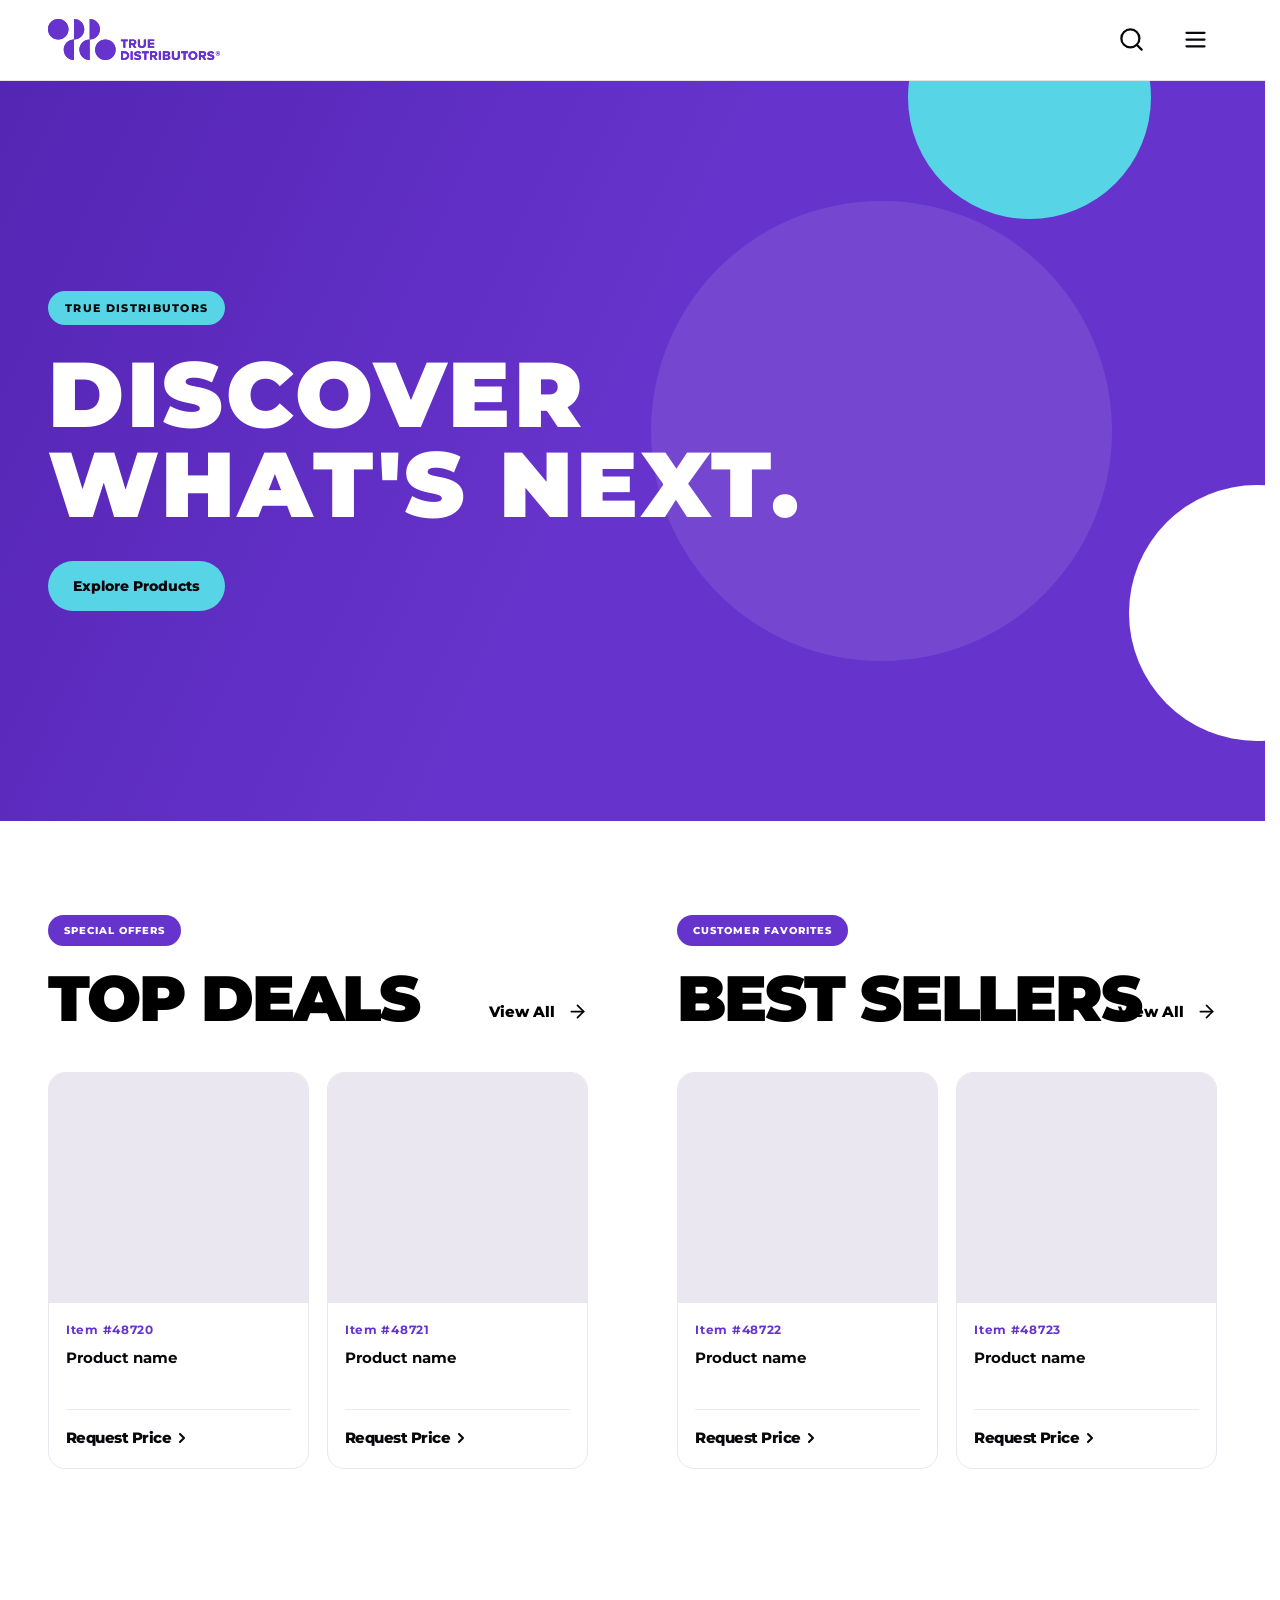
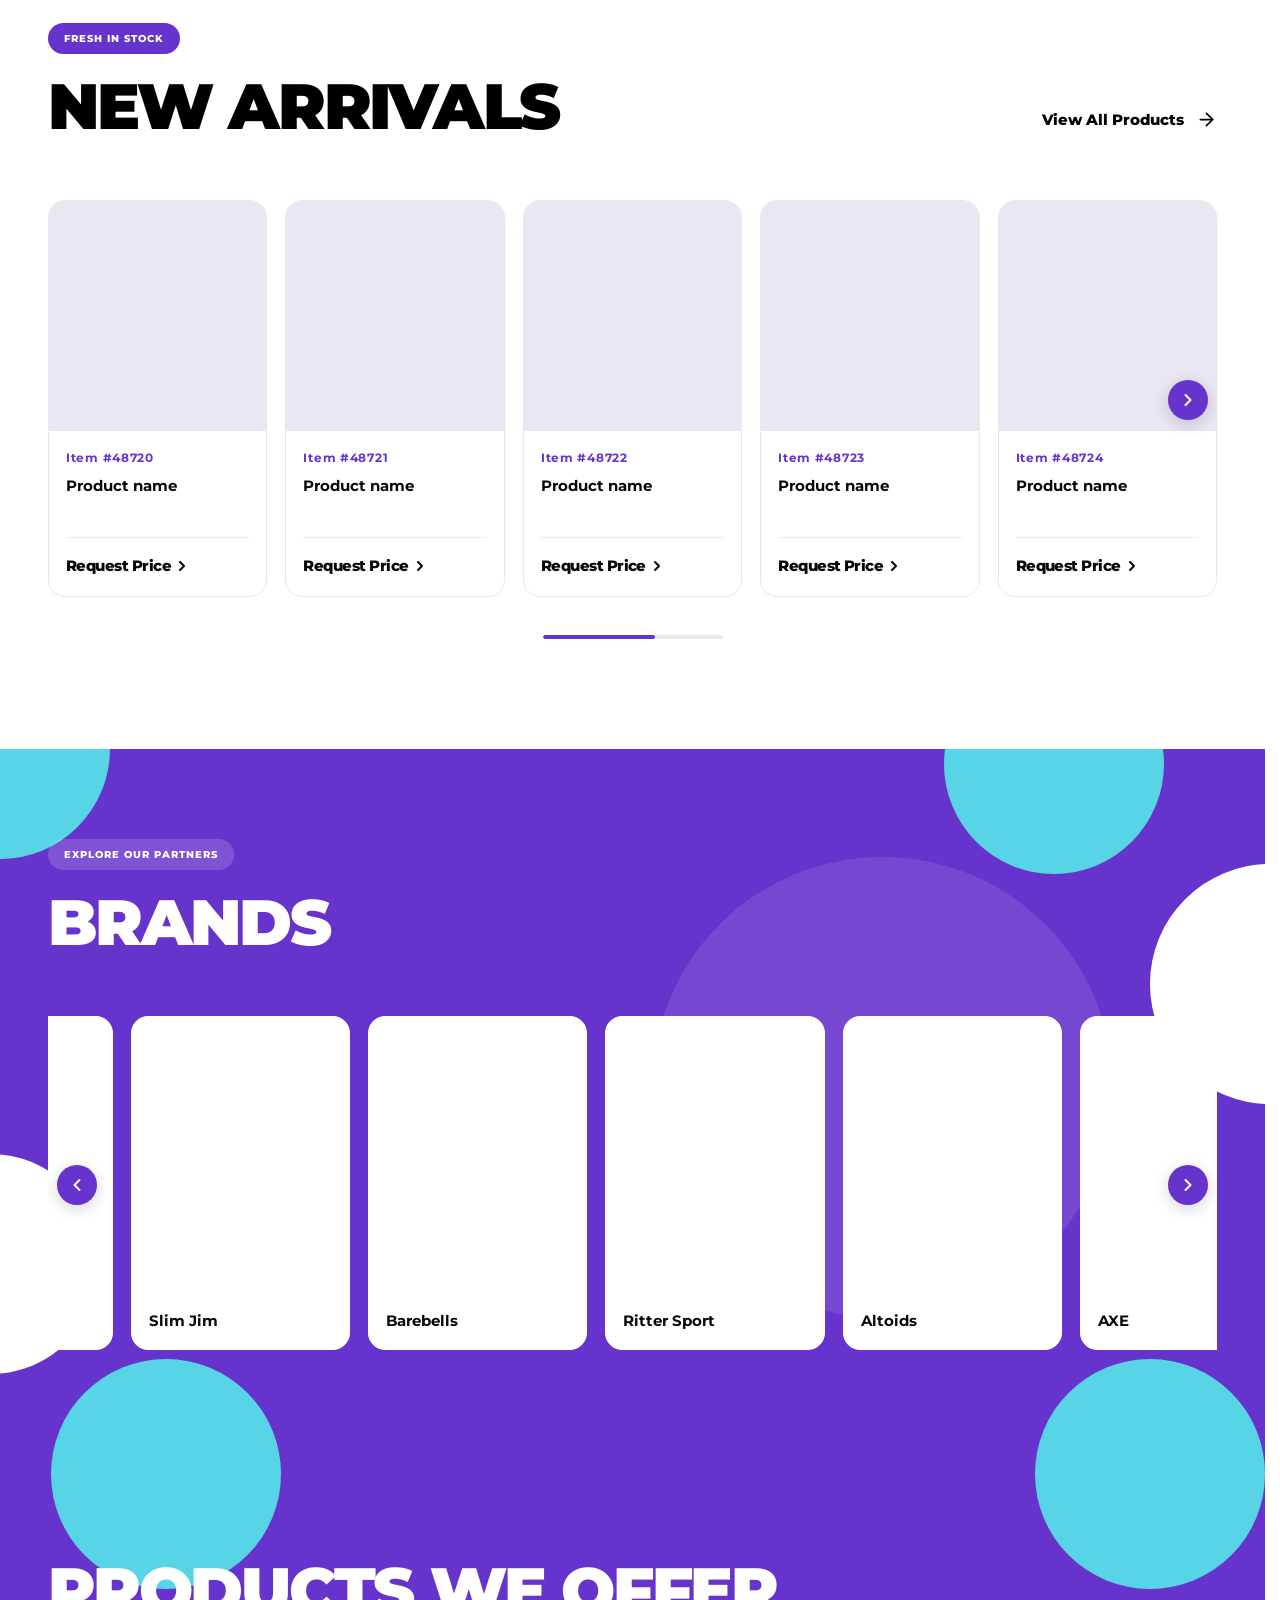
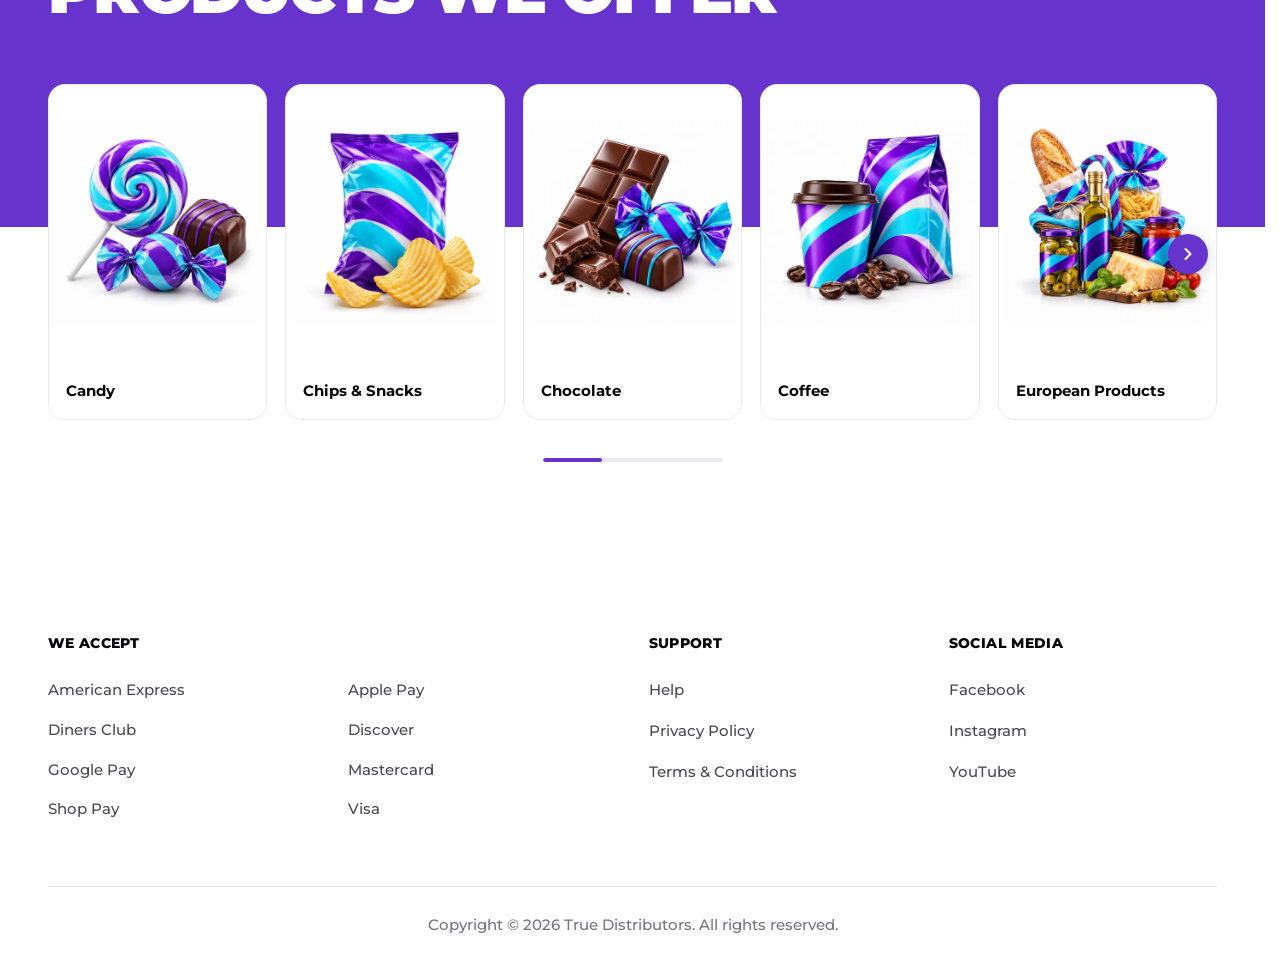
<file: index.html>
<!doctype html>
<html lang="en"><head><meta charset="utf-8"><meta name="viewport" content="width=device-width, initial-scale=1"><meta name="theme-color" content="#6633CC"><title>True Distributors — New Products</title><link rel="preconnect" href="https://fonts.googleapis.com"><link rel="preconnect" href="https://fonts.gstatic.com" crossorigin><link href="https://fonts.googleapis.com/css2?family=Montserrat:wght@400;500;600;700;800;900&display=swap" rel="stylesheet"><link rel="stylesheet" href="./styles.css?v=nav-nohover-v4"><link rel="stylesheet" href="./landing-build.css"></head>
<body data-auth-preview="false"><header class="site-header" id="top">
  <nav class="site-nav" aria-label="Main navigation">
    <a href="#top" class="site-nav-logo" aria-label="True Distributors — back to top">
      <img src="./td_logo.svg" alt="True Distributors" width="128" height="27">
    </a>
    <div class="shopping-nav-controls">
      <button class="header-search-toggle" id="headerSearchToggle" type="button" aria-label="Open search" aria-expanded="false" aria-controls="headerSearchPanel">
        <svg xmlns="http://www.w3.org/2000/svg" class="lucide-icon lucide-search header-search-open-icon" width="24" height="24" viewBox="0 0 24 24" fill="none" stroke="currentColor" stroke-width="2" stroke-linecap="round" stroke-linejoin="round" aria-hidden="true"><circle cx="11" cy="11" r="8"/><path d="m21 21-4.35-4.35"/></svg><svg xmlns="http://www.w3.org/2000/svg" class="lucide-icon lucide-x header-search-close-icon" width="24" height="24" viewBox="0 0 24 24" fill="none" stroke="currentColor" stroke-width="2" stroke-linecap="round" stroke-linejoin="round" aria-hidden="true"><path d="M18 6 6 18"/><path d="m6 6 12 12"/></svg>
      </button>
      <button class="shopping-cart-button" id="shoppingCart" type="button" aria-label="Shopping cart, 0 items">
        <svg xmlns="http://www.w3.org/2000/svg" class="lucide-icon lucide-shopping-cart" width="24" height="24" viewBox="0 0 24 24" fill="none" stroke="currentColor" stroke-width="2" stroke-linecap="round" stroke-linejoin="round" aria-hidden="true"><circle cx="8" cy="21" r="1"/><circle cx="19" cy="21" r="1"/><path d="M2.05 2.05h2l2.66 12.42a2 2 0 0 0 2 1.58h9.72a2 2 0 0 0 2-1.61L22 7H5"/></svg>
        <span class="shopping-cart-count" id="cartCount" aria-live="polite" hidden>0</span>
      </button>
      <a class="quick-shop-button" href="#new-title">Quick Shop</a>
      <span class="shopping-nav-separator" aria-hidden="true"></span>
      <div class="shopping-user">
        <div class="shopping-user-details">
          <label for="shoppingUser" class="shopping-user-label">Shopping for</label>
          <div class="shopping-user-select">
            <select id="shoppingUser" aria-label="Switch shopping user">
              <option value="Fresh Market" selected>Fresh Market</option>
              <option value="City Grocers">City Grocers</option>
            </select>
            <svg xmlns="http://www.w3.org/2000/svg" class="lucide-icon lucide-chevron-down" width="24" height="24" viewBox="0 0 24 24" fill="none" stroke="currentColor" stroke-width="2" stroke-linecap="round" stroke-linejoin="round" aria-hidden="true"><path d="m6 9 6 6 6-6"/></svg>
          </div>
          <button class="mobile-user-trigger" id="mobileUserTrigger" type="button" aria-label="Switch shopping account: Fresh Market" aria-haspopup="dialog" aria-controls="mobileUserSheet">
            <span class="mobile-user-trigger-copy">
              <span class="mobile-user-trigger-label">Shopping for</span>
              <strong class="mobile-user-trigger-name" id="mobileUserName">Fresh Market</strong>
            </span>
            <svg xmlns="http://www.w3.org/2000/svg" class="lucide-icon lucide-chevron-down" width="24" height="24" viewBox="0 0 24 24" fill="none" stroke="currentColor" stroke-width="2" stroke-linecap="round" stroke-linejoin="round" aria-hidden="true"><path d="m6 9 6 6 6-6"/></svg>
          </button>
        </div>
      </div>
      <button class="mobile-menu-toggle" id="mobileMenuToggle" type="button" aria-label="Open menu" aria-expanded="false" aria-controls="mobileMenuPanel">
        <svg xmlns="http://www.w3.org/2000/svg" class="lucide-icon lucide-menu mobile-menu-open-icon" width="24" height="24" viewBox="0 0 24 24" fill="none" stroke="currentColor" stroke-width="2" stroke-linecap="round" stroke-linejoin="round" aria-hidden="true"><path d="M4 6h16"/><path d="M4 12h16"/><path d="M4 18h16"/></svg>
        <svg xmlns="http://www.w3.org/2000/svg" class="lucide-icon lucide-x mobile-menu-close-icon" width="24" height="24" viewBox="0 0 24 24" fill="none" stroke="currentColor" stroke-width="2" stroke-linecap="round" stroke-linejoin="round" aria-hidden="true"><path d="M18 6 6 18"/><path d="m6 6 12 12"/></svg>
      </button>
    </div>
  </nav>
  <div class="mobile-menu-panel" id="mobileMenuPanel" aria-hidden="true" inert>
    <div class="mobile-menu-reveal">
      <div class="mobile-menu-content" id="mobileMenuContent"><a class="menu-auth-link" id="menuAuthLink" href="./login.html">Login / Create Account<svg xmlns="http://www.w3.org/2000/svg" class="lucide-icon" width="20" height="20" viewBox="0 0 24 24" fill="none" stroke="currentColor" stroke-width="2" stroke-linecap="round" stroke-linejoin="round" aria-hidden="true"><path d="M5 12h14"/><path d="m12 5 7 7-7 7"/></svg></a></div>
    </div>
  </div>
  <div class="header-search-panel" id="headerSearchPanel" role="search" aria-hidden="true" inert>
    <div class="header-search-reveal">
      <div class="header-search-inner">
        <svg xmlns="http://www.w3.org/2000/svg" class="lucide-icon lucide-search" width="24" height="24" viewBox="0 0 24 24" fill="none" stroke="currentColor" stroke-width="2" stroke-linecap="round" stroke-linejoin="round" aria-hidden="true"><circle cx="11" cy="11" r="8"/><path d="m21 21-4.35-4.35"/></svg>
        <input id="headerSearchInput" type="search" aria-label="Search products" placeholder="Search products..." autocomplete="off" enterkeyhint="search">
        <button class="header-search-clear" id="headerSearchClear" type="button" aria-label="Clear search" hidden>
          <svg xmlns="http://www.w3.org/2000/svg" class="lucide-icon lucide-x" width="24" height="24" viewBox="0 0 24 24" fill="none" stroke="currentColor" stroke-width="2" stroke-linecap="round" stroke-linejoin="round" aria-hidden="true"><path d="M18 6 6 18"/><path d="m6 6 12 12"/></svg>
        </button>
      </div>
    </div>
  </div>
</header>
<div class="mobile-user-sheet" id="mobileUserSheet" aria-hidden="true" inert>
  <button class="mobile-user-sheet-backdrop" id="mobileUserBackdrop" type="button" tabindex="-1" aria-label="Close shopping account selector"></button>
  <section class="mobile-user-sheet-dialog" role="dialog" aria-modal="true" aria-labelledby="mobileUserSheetTitle" tabindex="-1">
    <div class="mobile-user-sheet-grab" aria-hidden="true"></div>
    <div class="mobile-user-sheet-header"><div><h2 id="mobileUserSheetTitle">Select a store</h2></div></div>
    <div class="mobile-user-sheet-options" id="mobileUserOptions" role="group" aria-label="Available shopping accounts"></div>
  </section>
</div>
<section class="hero-video" aria-label="True Distributors hero"><video class="hero-video-media" autoplay muted loop playsinline preload="metadata" aria-hidden="true"><source src="./hero-warehouse-motions.mp4" type="video/mp4"></video><div class="hero-video-overlay"></div><div class="hero-video-content"><span class="hero-kicker">TRUE DISTRIBUTORS</span><h1><span class="hero-discover">DISCOVER</span> <span class="hero-nowrap">WHAT&#39;S NEXT.</span></h1><a href="#new-title" class="hero-cta">Explore Products</a></div></section><main class="page"><div class="featured-links" aria-label="Featured product collections"><section class="featured-panel" aria-label="TOP DEALS"><div class="featured-top"><div class="featured-heading"><span class="eyebrow">SPECIAL OFFERS</span><h2>TOP DEALS</h2></div><a class="featured-action"  href="./login.html" data-feature="Top Deals">View All<svg xmlns="http://www.w3.org/2000/svg" class="lucide-icon lucide-arrow-right" width="24" height="24" viewBox="0 0 24 24" fill="none" stroke="currentColor" stroke-width="2" stroke-linecap="round" stroke-linejoin="round" aria-hidden="true"><path d="M5 12h14"/><path d="m12 5 7 7-7 7"/></svg></a></div><div class="carousel-wrap"><div class="carousel featured-items" id="dealsProducts" tabindex="0" aria-label="Top Deals products"></div></div><div class="section-bottom featured-progress-wrap"><div class="progress" role="progressbar" aria-label="Top Deals carousel progress" aria-valuemin="0" aria-valuemax="100" aria-valuenow="0"><span id="dealsProgress"></span></div></div><a class="mobile-view-all featured-mobile-view-all" href="./login.html" data-feature="Top Deals">View All Products <svg xmlns="http://www.w3.org/2000/svg" class="lucide-icon lucide-arrow-right" width="24" height="24" viewBox="0 0 24 24" fill="none" stroke="currentColor" stroke-width="2" stroke-linecap="round" stroke-linejoin="round" aria-hidden="true"><path d="M5 12h14"/><path d="m12 5 7 7-7 7"/></svg></a></section><section class="featured-panel" aria-label="BEST SELLERS"><div class="featured-top"><div class="featured-heading"><span class="eyebrow">CUSTOMER FAVORITES</span><h2>BEST SELLERS</h2></div><a class="featured-action"  href="./login.html" data-feature="Best Sellers">View All<svg xmlns="http://www.w3.org/2000/svg" class="lucide-icon lucide-arrow-right" width="24" height="24" viewBox="0 0 24 24" fill="none" stroke="currentColor" stroke-width="2" stroke-linecap="round" stroke-linejoin="round" aria-hidden="true"><path d="M5 12h14"/><path d="m12 5 7 7-7 7"/></svg></a></div><div class="carousel-wrap"><div class="carousel featured-items" id="bestSellerProducts" tabindex="0" aria-label="Best Sellers products"></div></div><div class="section-bottom featured-progress-wrap"><div class="progress" role="progressbar" aria-label="Best Sellers carousel progress" aria-valuemin="0" aria-valuemax="100" aria-valuenow="0"><span id="bestSellerProgress"></span></div></div><a class="mobile-view-all featured-mobile-view-all" href="./login.html" data-feature="Best Sellers">View All Products <svg xmlns="http://www.w3.org/2000/svg" class="lucide-icon lucide-arrow-right" width="24" height="24" viewBox="0 0 24 24" fill="none" stroke="currentColor" stroke-width="2" stroke-linecap="round" stroke-linejoin="round" aria-hidden="true"><path d="M5 12h14"/><path d="m12 5 7 7-7 7"/></svg></a></section></div><section class="new-section" aria-labelledby="new-title">
<div class="section-header"><div class="title-group"><div class="eyebrow">FRESH IN STOCK</div><h1 id="new-title">NEW ARRIVALS</h1></div><a class="view-all desktop-view-all" href="./login.html" id="viewAll">View All Products <svg xmlns="http://www.w3.org/2000/svg" class="lucide-icon lucide-arrow-right" width="24" height="24" viewBox="0 0 24 24" fill="none" stroke="currentColor" stroke-width="2" stroke-linecap="round" stroke-linejoin="round" aria-hidden="true"><path d="M5 12h14"/><path d="m12 5 7 7-7 7"/></svg></a></div>
<div class="carousel-wrap"><div class="carousel" id="productCarousel" tabindex="0" aria-label="New products slider"></div></div>
<div class="section-bottom"><div class="progress" role="progressbar" aria-label="Product carousel progress" aria-valuemin="0" aria-valuemax="100" aria-valuenow="0"><span id="progress"></span></div></div>
<a class="mobile-view-all" href="./login.html" id="mobileViewAll">View All Products <svg xmlns="http://www.w3.org/2000/svg" class="lucide-icon lucide-arrow-right" width="24" height="24" viewBox="0 0 24 24" fill="none" stroke="currentColor" stroke-width="2" stroke-linecap="round" stroke-linejoin="round" aria-hidden="true"><path d="M5 12h14"/><path d="m12 5 7 7-7 7"/></svg></a></section></main>
<section class="brands-section" aria-labelledby="brands-title"><div class="brands-shapes" aria-hidden="true"><span class="shape cyan tl"></span><span class="shape cyan tr"></span><span class="shape white ml"></span><span class="shape white mr"></span><span class="shape cyan bl"></span><span class="shape cyan br"></span><span class="shape purple-glow"></span></div><div class="brands-inner"><div class="section-header"><div class="title-group"><div class="eyebrow brands-tag">EXPLORE OUR PARTNERS</div><h2 id="brands-title">BRANDS</h2></div></div><div class="carousel-wrap"><div class="carousel brands-carousel" id="brandCarousel" tabindex="0" aria-label="Browse brands"></div></div><div class="section-bottom"><div class="progress" role="progressbar" aria-label="Brand carousel progress" aria-valuemin="0" aria-valuemax="100" aria-valuenow="0"><span id="brandProgress"></span></div></div></div></section>
<section class="categories-section" aria-labelledby="categories-title"><div class="categories-inner"><div class="section-header"><div class="title-group"><h2 id="categories-title">PRODUCTS WE OFFER</h2></div></div><div class="carousel-wrap"><div class="carousel categories-carousel" id="categoryCarousel" tabindex="0" aria-label="Browse product categories"></div></div><div class="section-bottom"><div class="progress" role="progressbar" aria-label="Category carousel progress" aria-valuemin="0" aria-valuemax="100" aria-valuenow="0"><span id="categoryProgress"></span></div></div></div></section>
<footer class="site-footer" aria-label="Footer"><div class="footer-inner"><div class="footer-columns"><div class="footer-column"><h2>WE ACCEPT</h2><ul><li>American Express</li><li>Apple Pay</li><li>Diners Club</li><li>Discover</li><li>Google Pay</li><li>Mastercard</li><li>Shop Pay</li><li>Visa</li></ul></div><div class="footer-column"><h2>SUPPORT</h2><ul><li>Help</li><li>Privacy Policy</li><li>Terms &amp; Conditions</li></ul></div><div class="footer-column"><h2>SOCIAL MEDIA</h2><ul><li>Facebook</li><li>Instagram</li><li>YouTube</li></ul></div></div><div class="footer-bottom">Copyright © 2026 True Distributors. All rights reserved.</div></div></footer>
<div class="notification" id="notice" role="status" aria-live="polite"></div><script src="./app.js?v=shopping-context-v13"></script><script src="./landing-build.js?v=shopping-context-v13"></script></body></html>
</file>
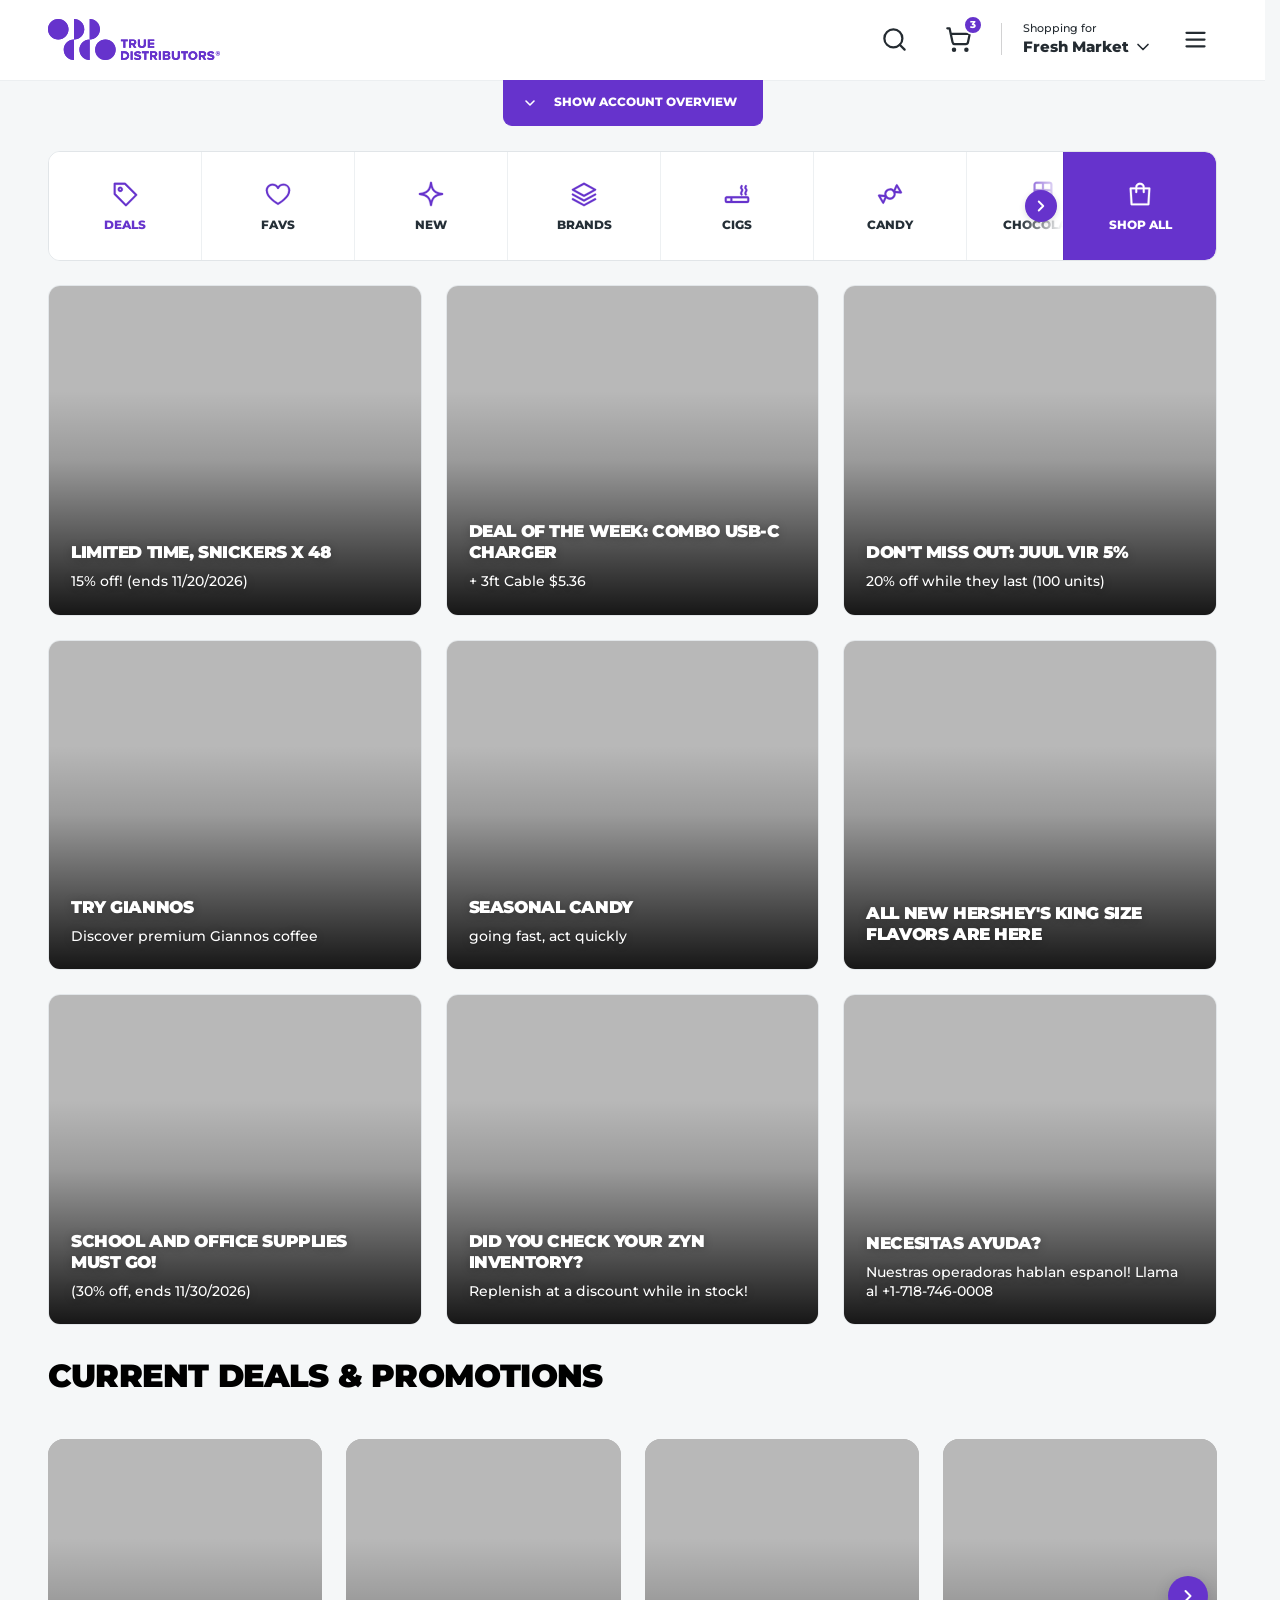
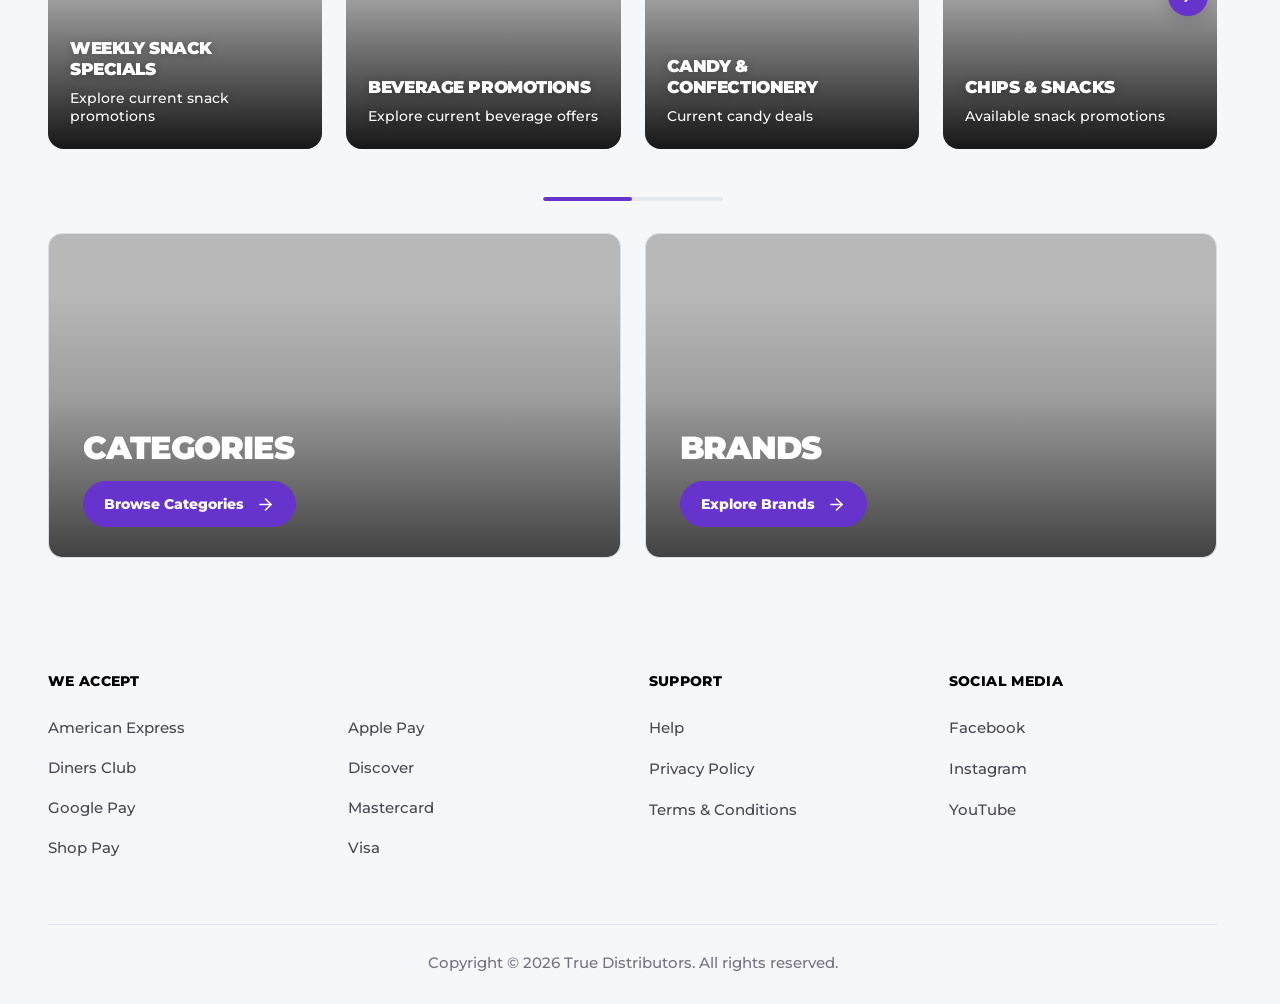
<file: dashboard.html>
<!doctype html>
<html lang="en">
<head>
  <meta charset="utf-8">
  <meta name="viewport" content="width=device-width, initial-scale=1">
  <meta name="theme-color" content="#6633CC">
  <meta name="td-dashboard-ui-revision" content="20261105-nine-lossless-original-promos-no-overlay-v13">
  <title>Dashboard V2 — True Distributors</title>
  <meta name="td-dashboard-v2-publish" content="2026-11-10-compact-spacing">
  <link rel="preconnect" href="https://fonts.googleapis.com">
  <link rel="preconnect" href="https://fonts.gstatic.com" crossorigin>
  <link href="https://fonts.googleapis.com/css2?family=Montserrat:wght@400;500;600;700;800;900&display=swap" rel="stylesheet">
  <link rel="stylesheet" href="./styles.css?v=dashboard-menu-exact-20261104">
<style>
/* Desktop stays right-aligned; mobile layout follows index.html's logo + three icons. */
.site-nav{display:flex;align-items:center}
.shopping-nav-controls{margin-left:auto;justify-content:flex-end}
@media(max-width:760px){
  .site-nav .shopping-nav-controls>.shopping-nav-separator{display:none!important}
}
</style>
<style>
/* Dashboard-only solid purple block: exactly the Home hero minimum heights. */
.dashboard-purple-hero{width:100%;min-height:clamp(520px,68vw,740px);background:linear-gradient(to bottom,var(--purple,#6633CC) 0%,var(--purple,#6633CC) var(--dashboard-purple-stop,70%),#fff var(--dashboard-purple-stop,70%),#fff 100%)}
@media(max-width:760px){.dashboard-purple-hero{min-height:570px}}
</style>
<style>
/* Dashboard-only tracking, using the original storefront tokens. */
.dashboard-hero-content{width:min(1440px,calc(100% - 96px));margin:0 auto;padding:48px 0 68px}
.dashboard-tracking-heading{display:flex;align-items:center;justify-content:space-between;gap:24px;margin-bottom:22px;color:#fff}
.dashboard-tracking-heading h1{margin:0;font-size:clamp(26px,2.25vw,34px);font-weight:900;line-height:1.08;letter-spacing:-.035em}
@media(max-width:1300px) and (min-width:901px){.dashboard-tracking-column .dashboard-tracking-heading{align-items:flex-start;flex-direction:column;gap:9px}.dashboard-tracking-column .dashboard-order-meta{justify-content:flex-start}}
.dashboard-order-meta{display:flex;align-items:center;justify-content:flex-end;flex-wrap:wrap;gap:12px;margin:0;color:#fff;font-size:clamp(13px,1.15vw,16px);font-weight:500;line-height:1.5}
.dashboard-order-meta strong{font-weight:800}
.dashboard-tracking-card{width:100%;padding:26px 30px 24px;border:1px solid rgba(255,255,255,.82);border-radius:17px;background:linear-gradient(120deg,#fff 0%,#fff 56%,#faf8ff 100%);box-shadow:0 8px 22px rgba(31,12,69,.11);color:var(--ink)}
.dashboard-tracking-steps{position:relative;display:block;min-height:65px;margin:0;padding:0;list-style:none}
.dashboard-tracking-steps::before,.dashboard-tracking-steps::after{content:"";position:absolute;top:16px;left:17px;height:2px;border-radius:999px;pointer-events:none}
.dashboard-tracking-steps::before{right:17px;background:#e7e2ee}
.dashboard-tracking-steps::after{width:calc(33.3333% - 11.3333px);background:var(--purple)}
.dashboard-tracking-steps li{position:absolute;top:0;z-index:1;display:flex;flex-direction:column;align-items:center;gap:10px;min-width:0;white-space:nowrap;font-size:clamp(12px,1.1vw,15px);line-height:1.35;font-weight:700;text-align:center;transform:translateX(-50%)}
.dashboard-tracking-steps li:first-child{left:0;transform:none}
.dashboard-tracking-steps li:nth-child(2){left:calc(33.3333% + 5.6667px)}
.dashboard-tracking-steps li:nth-child(3){left:calc(66.6667% - 5.6667px)}
.dashboard-tracking-steps li:last-child{left:auto;right:0;transform:none}
.dashboard-tracking-marker{width:34px;height:34px;border:2px solid #b7afc1;border-radius:50%;flex:none;background:#fff;display:grid;place-items:center;position:relative;z-index:1;color:#fff;box-shadow:0 0 0 4px #fff}
.dashboard-tracking-steps .is-complete .dashboard-tracking-marker{background:var(--purple);border-color:var(--purple);box-shadow:0 0 0 4px #f0eafb}
.dashboard-tracking-steps .is-pending .dashboard-tracking-marker{background:#fff;border-color:#e7e2ee}
.dashboard-tracking-steps .is-pending{color:#565160}
@media(max-width:760px){
  .dashboard-hero-content{width:calc(100% - 36px);padding:32px 0 48px}
  .dashboard-tracking-heading{align-items:flex-start;flex-direction:column;gap:12px;margin-bottom:20px}
  .dashboard-tracking-heading h1{font-size:clamp(24px,6.4vw,30px)}
  .dashboard-order-meta{justify-content:flex-start;gap:8px;font-size:13px}
  .dashboard-tracking-card{padding:21px 15px 20px}
  .dashboard-tracking-steps{min-height:66px}
  .dashboard-tracking-steps li{gap:10px;font-size:clamp(9px,2.6vw,12px)}
  .dashboard-tracking-marker{width:28px;height:28px;box-shadow:0 0 0 3px #fff}
  .dashboard-tracking-steps .is-complete .dashboard-tracking-marker{box-shadow:0 0 0 3px #f0eafb}
  .dashboard-tracking-marker svg{width:16px;height:16px}
  .dashboard-tracking-steps::before,.dashboard-tracking-steps::after{top:13px;left:14px;height:2px}
  .dashboard-tracking-steps::before{right:14px}
  .dashboard-tracking-steps::after{width:calc(33.3333% - 9.3333px)}
  .dashboard-tracking-steps li:nth-child(2){left:calc(33.3333% + 4.6667px)}
  .dashboard-tracking-steps li:nth-child(3){left:calc(66.6667% - 4.6667px)}
}
</style>
<style>
/* Account Balance card beneath tracking, aligned to the right (~40%). */
.dashboard-overview-row{display:grid;grid-template-columns:minmax(0,60%) minmax(0,30%);justify-content:space-between;align-items:start;gap:24px}
.dashboard-tracking-column{min-width:0}
.dashboard-reorder-row{margin-top:28px}
.dashboard-reorder-row .dashboard-reorder-column{width:100%}
.dashboard-balance-column,.dashboard-reorder-column{min-width:0}
.dashboard-balance-card{width:100%;min-width:0;background:#fff;color:var(--ink);border:1px solid var(--line);border-radius:17px;overflow:hidden;box-shadow:0 8px 22px rgba(31,12,69,.11)}
.dashboard-balance-heading{margin:0 0 22px;color:#fff;font:900 clamp(26px,2.25vw,34px)/1.08 var(--font);letter-spacing:-.035em}
.dashboard-balance-body{padding:24px 25px 26px}
.dashboard-balance-summary{display:flex;flex-direction:column;gap:8px;margin-bottom:24px}
.dashboard-balance-label{font-size:14px;font-weight:600;color:#686375}
.dashboard-balance-amount{font-size:clamp(38px,3.2vw,49px);font-weight:900;letter-spacing:-.045em;line-height:1}
.dashboard-balance-footer{display:flex;align-items:flex-end;justify-content:space-between;gap:16px;flex-wrap:wrap}
.dashboard-balance-date{display:flex;flex-direction:column;gap:5px;margin:0;font-size:12px;font-weight:600;color:#686375}
.dashboard-balance-date strong{font-size:15px;font-weight:800;color:var(--ink)}
@media(max-width:900px){.dashboard-overview-row{grid-template-columns:minmax(0,1fr);gap:28px}.dashboard-reorder-row{margin-top:28px}}
@media(max-width:760px){
  .dashboard-overview-row{gap:22px}
  .dashboard-reorder-row{margin-top:22px}
  .dashboard-balance-heading{margin-bottom:20px;font-size:clamp(24px,6.4vw,30px)}
  .dashboard-balance-body{padding:22px 20px}
  .dashboard-balance-summary{margin-bottom:22px}
  .dashboard-balance-amount{font-size:40px}
}

/* Quick Reorder: reuse storefront search field, CTA and quantity control treatments. */
.dashboard-reorder-card{background:linear-gradient(120deg,#fff 0%,#fff 56%,#faf8ff 100%);border:1px solid rgba(255,255,255,.82);border-radius:17px;overflow:hidden;box-shadow:0 8px 22px rgba(31,12,69,.11);color:var(--ink)}
.dashboard-reorder-toolbar{display:flex;align-items:center;padding:24px;border-bottom:1px solid var(--line)}
.dashboard-reorder-toolbar .dashboard-reorder-search.header-search-inner{flex:1 1 100%;display:flex;align-items:center;gap:14px;box-sizing:border-box;min-width:0;max-width:none;width:100%;min-height:50px;height:50px;margin:0;padding:0 16px;border:1px solid rgba(8,7,11,.18);border-radius:12px;background:#fff;color:var(--ink);transform:none;transition:none}
.dashboard-reorder-toolbar .dashboard-reorder-search.header-search-inner:hover,.dashboard-reorder-toolbar .dashboard-reorder-search.header-search-inner:focus-within{border-color:rgba(8,7,11,.18)}
.dashboard-reorder-toolbar .dashboard-reorder-search.header-search-inner input{flex:1;min-width:0;width:100%;height:48px;padding:0;border:0;outline:0;background:transparent;color:var(--ink);font:500 15px var(--font)}
.dashboard-reorder-toolbar .dashboard-reorder-search.header-search-inner input::placeholder{color:#777;opacity:1}
.dashboard-reorder-toolbar .dashboard-reorder-search.header-search-inner svg{width:24px;height:24px;flex:none}
.dashboard-reorder-table-wrap{width:100%;overflow-x:auto}
.dashboard-reorder-table{width:100%;border-collapse:collapse;table-layout:fixed}
.dashboard-reorder-table th{padding:16px 24px;text-align:left;font:800 13px var(--font);letter-spacing:.035em;color:var(--ink);background:#faf9fc}
.dashboard-reorder-table td{padding:15px 24px;font:700 15px/1.5 var(--font);border-top:1px solid var(--line);vertical-align:middle}
.dashboard-reorder-table th:nth-child(3),.dashboard-reorder-table td:nth-child(3){width:188px;text-align:center}
.dashboard-reorder-table th:nth-child(1),.dashboard-reorder-table td:nth-child(1){width:64px;text-align:center;padding-left:16px;padding-right:10px}
.dashboard-reorder-table input[type=checkbox]{appearance:none;display:inline-grid;place-content:center;width:20px;height:20px;border:1.5px solid #aaa3b6;border-radius:5px;background:#fff;cursor:pointer;vertical-align:middle}
.dashboard-reorder-table input[type=checkbox]:checked{background:var(--purple);border-color:var(--purple)}
.dashboard-reorder-table input[type=checkbox]:checked::after{content:"";width:9px;height:5px;border:solid #fff;border-width:0 0 2px 2px;transform:rotate(-45deg) translate(1px,-1px)}
.dashboard-reorder-table input[type=checkbox]:focus-visible{outline:2px solid var(--cyan);outline-offset:3px}
.dashboard-reorder-quantity{display:flex;align-items:center;justify-content:center;gap:10px}
.dashboard-reorder-quantity .td-qty-step{display:grid;place-items:center;width:36px;height:36px;padding:0;border:0;border-radius:12px;background:var(--purple);color:#fff;font:800 19px var(--font);cursor:pointer}
.dashboard-reorder-quantity .td-qty-step:hover{background:#4b21a6}
.dashboard-reorder-quantity .td-qty-step:focus-visible{outline:2px solid var(--cyan);outline-offset:3px}
.dashboard-reorder-quantity output{min-width:25px;text-align:center;font:800 16px var(--font)}
.dashboard-reorder-actions{min-height:88px;display:flex;align-items:center;justify-content:space-between;gap:16px;padding:16px 24px;border-top:1px solid var(--line)}
.dashboard-reorder-feedback{flex:1;min-width:0;font:600 13px/1.4 var(--font);color:#686375}
.dashboard-reorder-action-buttons{display:flex;align-items:center;justify-content:flex-end;gap:12px;flex:none}
/* Standardized CTAs: exact Home Explore Products pill geometry and typography. */
.dashboard-hero-content button.dashboard-action.hero-cta{
  -webkit-appearance:none;appearance:none;box-sizing:border-box;
  display:inline-flex;flex:0 0 auto;align-items:center;justify-content:center;
  width:auto;min-width:190px;min-height:54px;height:54px;max-width:100%;
  gap:12px;margin:0;padding:0 25px;border:0;border-radius:999px;
  font-family:var(--font);font-size:14px;font-weight:800;line-height:1;
  letter-spacing:0;text-transform:none;text-align:center;white-space:nowrap;
  cursor:pointer;transform:none;box-shadow:none;transition:none;
}
.dashboard-hero-content button.dashboard-action-primary.hero-cta,
.dashboard-hero-content button.dashboard-action-primary.hero-cta:hover{
  background:var(--purple);color:#fff;border:0;box-shadow:none;transform:none;
}
.dashboard-hero-content button.dashboard-action-secondary.hero-cta,
.dashboard-hero-content button.dashboard-action-secondary.hero-cta:hover{
  background:#eee8fa;color:var(--purple);border:0;box-shadow:none;transform:none;
}
.dashboard-hero-content button.dashboard-action.hero-cta:focus-visible{
  outline:2px solid var(--cyan);outline-offset:3px;
}
.dashboard-hero-content button.dashboard-action.hero-cta .lucide-icon{width:20px;height:20px;flex:none}
@media(max-width:760px){
  .dashboard-reorder-toolbar{padding:24px}
  .dashboard-reorder-toolbar .dashboard-reorder-search.header-search-inner{height:48px;min-height:48px;padding:0 12px;gap:8px}
  .dashboard-reorder-toolbar .dashboard-reorder-search.header-search-inner input{height:46px;font-size:15px}
  .dashboard-reorder-toolbar .dashboard-reorder-search.header-search-inner svg{width:20px;height:20px}
  .dashboard-reorder-table th{padding:13px 12px;font-size:12px}
  .dashboard-reorder-table td{padding:13px 12px;font-size:14px}
  .dashboard-reorder-table th:nth-child(3),.dashboard-reorder-table td:nth-child(3){width:140px}
  .dashboard-reorder-table th:nth-child(1),.dashboard-reorder-table td:nth-child(1){width:44px;padding:7px}
  .dashboard-reorder-quantity{gap:5px}
  .dashboard-reorder-quantity .td-qty-step{width:29px;height:32px;border-radius:10px;font-size:17px}
  .dashboard-reorder-quantity output{min-width:21px;font-size:14px}
  .dashboard-reorder-actions{padding:14px 15px;gap:10px;flex-wrap:wrap}
  .dashboard-reorder-action-buttons{gap:9px;margin-left:auto}
  .dashboard-hero-content button.dashboard-action.hero-cta{width:auto;min-width:0;min-height:48px;height:48px;padding:0 18px;gap:8px;font-size:13px}
}
</style>
<style>
/* Account Balance: compact, balanced layout matching Order Tracking's card language. */
.dashboard-overview-row{
  grid-template-columns:minmax(0,7fr) minmax(0,3fr);
  justify-content:stretch;
  align-items:start;
  column-gap:24px;
}
.dashboard-balance-column .dashboard-balance-heading{
  margin:0 0 22px;
  color:#fff;
  font:900 clamp(26px,2.25vw,34px)/1.08 var(--font);
  letter-spacing:-.035em;
}
.dashboard-balance-column .dashboard-balance-card{
  background:linear-gradient(120deg,#fff 0%,#fff 56%,#faf8ff 100%);
  border:1px solid rgba(255,255,255,.82);
  border-radius:17px;
  box-shadow:0 8px 22px rgba(31,12,69,.11);
}
.dashboard-balance-column .dashboard-balance-body{
  display:flex;
  flex-direction:column;
  align-items:stretch;
  justify-content:center;
  gap:16px;
  padding:22px 24px;
}
.dashboard-balance-column .dashboard-balance-summary{
  display:flex;flex-direction:column;gap:5px;margin:0;
}
.dashboard-balance-column .dashboard-balance-label{font-size:13px;font-weight:600;color:#686375}
.dashboard-balance-column .dashboard-balance-amount{
  font-size:clamp(30px,2.8vw,42px);
  font-weight:900;
  line-height:1.05;
  letter-spacing:-.045em;
}
.dashboard-balance-column .dashboard-balance-footer{
  display:flex;
  flex-direction:row;
  align-items:center;
  justify-content:space-between;
  gap:12px;
  flex-wrap:wrap;
}
.dashboard-balance-column .dashboard-balance-date{display:flex;flex-direction:column;gap:5px;margin:0;font-size:12px;font-weight:600;color:#686375}
.dashboard-balance-column .dashboard-balance-date strong{font-size:14px;font-weight:800;color:var(--ink)}
.dashboard-balance-column button.dashboard-action.hero-cta{
  width:auto;min-width:0;min-height:46px;height:46px;
  padding:0 18px;font-size:13px;white-space:nowrap;
}
.dashboard-reorder-row{margin-top:32px}
@media(min-width:901px) and (max-width:1200px){
  .dashboard-balance-column .dashboard-balance-footer{align-items:stretch;flex-direction:column}
  .dashboard-balance-column button.dashboard-action.hero-cta{width:100%}
}
@media(max-width:900px){
  .dashboard-overview-row{grid-template-columns:minmax(0,1fr);row-gap:26px}
  .dashboard-balance-column .dashboard-balance-body{padding:22px 24px}
  .dashboard-reorder-row{margin-top:26px}
}
@media(max-width:480px){
  .dashboard-balance-column .dashboard-balance-body{padding:20px}
  .dashboard-balance-column .dashboard-balance-footer{align-items:stretch;flex-direction:column}
  .dashboard-balance-column button.dashboard-action.hero-cta{width:100%}
}
</style>
<style>
/* Layout only: full-width Quick Reorder first, Account Balance and Tracking stacked below. */
.dashboard-hero-content .dashboard-reorder-row{margin-top:0}
.dashboard-balance-stack{width:30%;margin:32px 0 0 auto;display:flex;flex-direction:column;gap:32px;min-width:0}
.dashboard-balance-stack .dashboard-tracking-column,.dashboard-balance-stack .dashboard-balance-column{width:100%;min-width:0}
.dashboard-balance-stack .dashboard-tracking-heading{flex-direction:column;align-items:flex-start;gap:8px}
.dashboard-balance-stack .dashboard-order-meta{justify-content:flex-start;text-align:left;white-space:normal}
.dashboard-balance-stack .dashboard-tracking-steps li{font-size:clamp(9px,.85vw,12px)}
.dashboard-balance-stack .dashboard-tracking-card{padding:22px 20px 20px}
@media(max-width:900px){
  .dashboard-balance-stack{width:100%;margin-top:26px;gap:26px}
  .dashboard-balance-stack .dashboard-tracking-steps li{font-size:clamp(10px,2.6vw,14px)}
}
</style>
<style>
/* Quick Reorder 60% left; Balance and Order Tracking stack at 30% right. */
.dashboard-hero-content .dashboard-main-grid{
  display:grid;
  grid-template-columns:minmax(0,65%) minmax(0,30%);
  align-items:start;
  justify-content:space-between;
  gap:0;
}
.dashboard-hero-content .dashboard-main-grid > .dashboard-reorder-row{min-width:0;width:100%;margin:0}
.dashboard-hero-content .dashboard-main-grid > .dashboard-balance-stack{
  min-width:0;width:100%;margin:0;gap:48px;
}
@media(max-width:900px){
  .dashboard-hero-content .dashboard-main-grid{grid-template-columns:minmax(0,1fr);gap:26px}
  .dashboard-hero-content .dashboard-main-grid > .dashboard-balance-stack{gap:36px}
}
</style>
<style>
/* Vertical order progress inside the right-hand dashboard column. */
.dashboard-balance-stack .dashboard-tracking-steps{
  --tracking-marker-size:34px;
  position:relative;
  display:grid;
  grid-template-columns:minmax(0,1fr);
  row-gap:38px;
  min-height:0;
  margin:0;
  padding:0;
  list-style:none;
}
.dashboard-balance-stack .dashboard-tracking-steps::before,
.dashboard-balance-stack .dashboard-tracking-steps::after{
  content:"";
  position:absolute;
  left:calc(var(--tracking-marker-size) / 2 - 1px);
  right:auto;
  top:calc(var(--tracking-marker-size) / 2);
  width:2px;
  border-radius:99px;
  pointer-events:none;
}
.dashboard-balance-stack .dashboard-tracking-steps::before{
  height:calc(100% - var(--tracking-marker-size));
  background:#e7e2ee;
}
.dashboard-balance-stack .dashboard-tracking-steps::after{
  height:calc((100% - var(--tracking-marker-size)) / 3);
  background:var(--purple);
}
.dashboard-balance-stack .dashboard-tracking-steps li,
.dashboard-balance-stack .dashboard-tracking-steps li:first-child,
.dashboard-balance-stack .dashboard-tracking-steps li:nth-child(2),
.dashboard-balance-stack .dashboard-tracking-steps li:nth-child(3),
.dashboard-balance-stack .dashboard-tracking-steps li:last-child{
  position:relative;
  left:auto;
  right:auto;
  top:auto;
  transform:none;
  display:flex;
  flex-direction:row;
  align-items:center;
  justify-content:flex-start;
  gap:14px;
  min-height:var(--tracking-marker-size);
  white-space:normal;
  font-size:14px;
  line-height:1.35;
  text-align:left;
}
.dashboard-balance-stack .dashboard-tracking-steps .dashboard-tracking-marker{
  width:var(--tracking-marker-size);
  height:var(--tracking-marker-size);
}
@media(max-width:760px){
  .dashboard-balance-stack .dashboard-tracking-steps{--tracking-marker-size:28px}
  .dashboard-balance-stack .dashboard-tracking-steps li{font-size:13px}
}
</style>
<style>
/* Clean, original vertical tracking with a title and explanatory subtitle per step. */
.dashboard-balance-stack .dashboard-tracking-step-copy{
  display:flex;flex-direction:column;align-items:flex-start;gap:5px;
  min-width:0;text-align:left;
}
.dashboard-balance-stack .dashboard-tracking-step-copy strong{
  font-size:16px;line-height:1.35;font-weight:800;color:var(--ink);
}
.dashboard-balance-stack .dashboard-tracking-step-copy small{
  font-size:14px;line-height:1.5;font-weight:500;color:#777181;
}
.dashboard-balance-stack .dashboard-tracking-steps li.is-pending .dashboard-tracking-step-copy strong{color:#565160}
@media(max-width:760px){
  .dashboard-balance-stack .dashboard-tracking-step-copy strong{font-size:15px}
  .dashboard-balance-stack .dashboard-tracking-step-copy small{font-size:13px}
}
</style><style>
/* Quick Reorder card ends at the bottom of Order Tracking; only its product list scrolls. */
@media(min-width:901px){
  .dashboard-main-grid .dashboard-reorder-row,
  .dashboard-main-grid .dashboard-reorder-column{min-width:0;min-height:0}
  .dashboard-main-grid .dashboard-reorder-column{display:flex;flex-direction:column}
  .dashboard-main-grid .dashboard-reorder-column > .dashboard-balance-heading{flex:none}
  .dashboard-main-grid .dashboard-reorder-card{
    display:flex;flex-direction:column;
    height:var(--dashboard-reorder-card-height,auto);
    min-height:0;
  }
  .dashboard-main-grid .dashboard-reorder-toolbar,
  .dashboard-main-grid .dashboard-reorder-actions{flex:0 0 auto}
  .dashboard-main-grid .dashboard-reorder-table-wrap{
    flex:1 1 auto;min-height:0;overflow-y:auto;overflow-x:auto;
    overscroll-behavior:contain;
  }
  .dashboard-main-grid .dashboard-reorder-table thead{
    position:sticky;top:0;z-index:2;
  }
}
@media(max-width:900px){
  .dashboard-main-grid .dashboard-reorder-card{height:auto}
  .dashboard-main-grid .dashboard-reorder-table-wrap{max-height:none;overflow-y:visible}
}
</style>
<style>
/* Quick Reorder only: subtle white fade signals additional products below. */
.dashboard-main-grid .dashboard-reorder-card{position:relative}
.dashboard-main-grid .dashboard-reorder-table-region{position:relative;flex:1 1 auto;min-height:0;min-width:0}
.dashboard-main-grid .dashboard-reorder-table-region .dashboard-reorder-table-wrap{height:100%;min-height:0}
.dashboard-main-grid .dashboard-reorder-table-region::after{
  content:"";position:absolute;z-index:3;left:0;right:0;bottom:0;height:72px;
  background:linear-gradient(to bottom,rgba(255,255,255,0) 0%,rgba(255,255,255,.65) 60%,#fff 100%);
  opacity:0;pointer-events:none;transition:opacity .18s ease;
}
.dashboard-main-grid .dashboard-reorder-table-region.has-more-below::after{opacity:1}
@media(max-width:900px){
  .dashboard-main-grid .dashboard-reorder-table-region{flex:none}
  .dashboard-main-grid .dashboard-reorder-table-region .dashboard-reorder-table-wrap{height:auto}
  .dashboard-main-grid .dashboard-reorder-table-region::after{display:none}
}
</style>
<style>
/* Standalone promotions section under the dashboard cards. */
.dashboard-promotions{background:#fff;padding:32px 0 80px;color:var(--ink)}
.dashboard-promotions-inner{width:min(1440px,calc(100% - 96px));margin:0 auto}
.dashboard-promotions-heading{margin:0 0 24px;color:var(--ink);font:900 clamp(26px,2.25vw,34px)/1.1 var(--font);letter-spacing:-.035em}
.dashboard-promotions-grid{display:grid;grid-template-columns:repeat(3,minmax(0,1fr));gap:24px}
.dashboard-promo-card{min-width:0;background:#fff;border:1px solid #e8e4ee;border-radius:17px;overflow:hidden;box-shadow:0 8px 22px rgba(31,12,69,.11);display:flex;flex-direction:column}
.dashboard-promo-art{position:relative;width:100%;overflow:hidden;background:#f0ebfb}
.dashboard-promo-art img{display:block;width:100%;height:auto;object-fit:contain}
.dashboard-promo-text{padding:18px 22px 20px;min-height:88px;display:flex;flex-direction:column;justify-content:center;gap:6px}
.dashboard-promo-text h3{margin:0;font:900 18px/1.25 var(--font);letter-spacing:-.02em;color:var(--ink)}
.dashboard-promo-text p{margin:0;font:500 14px/1.5 var(--font);color:#686375}
@media(max-width:900px){.dashboard-promotions-grid{grid-template-columns:repeat(2,minmax(0,1fr));gap:18px}}
@media(max-width:760px){.dashboard-promotions{padding:24px 0 54px}.dashboard-promotions-inner{width:calc(100% - 36px)}.dashboard-promotions-heading{font-size:clamp(24px,6.4vw,30px);margin-bottom:20px}}
@media(max-width:560px){.dashboard-promotions-grid{grid-template-columns:1fr}.dashboard-promo-text{padding:16px 18px}.dashboard-promo-text h3{font-size:17px}}
</style>
<style>
/* Selected-products action belongs only to the Quick Reorder toolbar. */
.dashboard-reorder-toolbar{gap:14px}
.dashboard-reorder-toolbar .dashboard-reorder-search.header-search-inner{flex:1 1 auto}
.dashboard-reorder-toolbar .dashboard-clear-selected{
  display:inline-flex;align-items:center;justify-content:center;gap:10px;flex:0 0 auto;
  min-height:50px;padding:0 18px;border:0;border-radius:12px;
  background:#fbe5e9;color:#cc3152;font:800 13px/1.2 var(--font);
  white-space:nowrap;cursor:pointer;box-shadow:none;transition:none;
}
.dashboard-reorder-toolbar .dashboard-clear-selected[hidden]{display:none!important}
.dashboard-reorder-toolbar .dashboard-clear-selected:hover{background:#fbe5e9;color:#cc3152}
.dashboard-reorder-toolbar .dashboard-clear-selected:focus-visible{outline:2px solid #cc3152;outline-offset:3px}
.dashboard-reorder-toolbar .dashboard-clear-selected svg{width:18px;height:18px;flex:none}
@media(max-width:560px){
  .dashboard-reorder-toolbar{gap:10px;flex-wrap:wrap}
  .dashboard-reorder-toolbar .dashboard-reorder-search.header-search-inner{flex:1 1 100%}
  .dashboard-reorder-toolbar .dashboard-clear-selected{min-height:44px;margin-left:auto;padding:0 14px}
}
</style><style>
/* Unified storefront card styling: same as .card in styles.css.
   Dashboard-only: never change storefront pages. */
.dashboard-purple-hero .dashboard-reorder-card,
.dashboard-purple-hero .dashboard-balance-card,
.dashboard-purple-hero .dashboard-tracking-card,
.dashboard-promotions .dashboard-promo-card{
  background:#fff;
  border:1px solid var(--line);
  border-radius:17px;
  box-shadow:none;
  overflow:hidden;
}
.dashboard-purple-hero .dashboard-reorder-card:hover,
.dashboard-purple-hero .dashboard-balance-card:hover,
.dashboard-purple-hero .dashboard-tracking-card:hover,
.dashboard-promotions .dashboard-promo-card:hover{
  border-color:var(--line);
  box-shadow:none;
  transform:none;
}
</style>

<style>
/* Quick Reorder product-name + item ID follows the storefront product-card standard. */
.dashboard-reorder-table .dashboard-reorder-product-name{font-weight:700;color:var(--ink)}
.dashboard-reorder-table .dashboard-reorder-product-separator{color:#a5a1ae;font-weight:600;margin:0 5px}
.dashboard-reorder-table .dashboard-reorder-item-id{color:var(--purple);font-size:12px;font-weight:700;letter-spacing:.06em;white-space:nowrap}
</style>
<style>
/* Exact storefront New Arrivals card/carousel primitives scoped to this Dashboard section. */
.dashboard-products-section{padding:12px 0 100px;background:#fff;color:var(--ink)}
.dashboard-products-inner{width:min(1440px,calc(100% - 96px));margin:0 auto}
.dashboard-products-section .section-header{margin-bottom:24px}
.dashboard-products-section #dashboardNewTitle{margin:20px 0 0;font-size:clamp(42px,5vw,70px);line-height:1;letter-spacing:-.035em;font-weight:900;color:#000}
.dashboard-products-section .card{box-shadow:none}
.dashboard-products-section .prices{display:flex!important}
.dashboard-products-section .old,.dashboard-products-section .new-price{display:block!important}
.dashboard-products-section .carousel-arrow:disabled{opacity:0;pointer-events:none}
.dashboard-products-section .dashboard-carousel-feedback{color:var(--purple);font:600 12px/1.5 var(--font);min-height:18px}
@media(max-width:760px){
  .dashboard-products-section{padding:8px 0 64px}
  .dashboard-products-inner{width:calc(100% - 36px)}
  .dashboard-products-section #dashboardNewTitle{font-size:clamp(37px,8vw,54px)}
}
</style>

<style>
/* Mobile-only Dashboard: Balance → Tracking → Quick Reorder. Desktop remains unchanged. */
@media(max-width:900px){
  .dashboard-hero-content .dashboard-main-grid{
    display:flex;flex-direction:column;align-items:stretch;gap:28px;
  }
  .dashboard-hero-content .dashboard-main-grid > .dashboard-balance-stack{
    order:0;width:100%;margin:0;gap:28px;
  }
  .dashboard-hero-content .dashboard-main-grid > .dashboard-reorder-row{
    order:1;width:100%;margin:0;
  }
  .dashboard-main-grid .dashboard-reorder-table{
    border-collapse:separate;border-spacing:0 9px;
    width:100%;table-layout:fixed;padding:0 10px 12px;
  }
  .dashboard-main-grid .dashboard-reorder-table thead th{
    background:#fff;border:0;
  }
  .dashboard-main-grid .dashboard-reorder-table tbody td{
    background:#faf9fc;
    border-top:1px solid var(--line);
    border-bottom:1px solid var(--line);
    padding-top:16px;padding-bottom:16px;
  }
  .dashboard-main-grid .dashboard-reorder-table tbody td:first-child{
    border-left:1px solid var(--line);
    border-radius:12px 0 0 12px;
  }
  .dashboard-main-grid .dashboard-reorder-table tbody td:last-child{
    border-right:1px solid var(--line);
    border-radius:0 12px 12px 0;
  }
  .dashboard-main-grid .dashboard-reorder-table tbody tr:has(input[type="checkbox"]:checked) td{
    background:#f4efff;border-top-color:#dacdf6;border-bottom-color:#dacdf6;
  }
  .dashboard-main-grid .dashboard-reorder-table tbody tr:has(input[type="checkbox"]:checked) td:first-child{border-left-color:#dacdf6}
  .dashboard-main-grid .dashboard-reorder-table tbody tr:has(input[type="checkbox"]:checked) td:last-child{border-right-color:#dacdf6}
}
@media(max-width:560px){
  .dashboard-main-grid .dashboard-reorder-table{padding:0 6px 10px;border-spacing:0 8px}
  .dashboard-main-grid .dashboard-reorder-table tbody td{padding-top:13px;padding-bottom:13px}
}
/* Compact internal scrolling for mobile Quick Reorder cards; toolbar and actions stay visible. */
@media(max-width:900px){
  .dashboard-hero-content .dashboard-main-grid .dashboard-reorder-card{
    display:flex;
    flex-direction:column;
    height:auto;
    max-height:none;
  }
  .dashboard-hero-content .dashboard-main-grid .dashboard-reorder-toolbar,
  .dashboard-hero-content .dashboard-main-grid .dashboard-reorder-actions{
    flex:0 0 auto;
  }
  .dashboard-hero-content .dashboard-main-grid .dashboard-reorder-table-region{
    display:block;
    flex:0 1 auto;
    min-height:0;
    height:clamp(285px,45vh,410px);
    max-height:clamp(285px,45vh,410px);
    overflow:hidden;
  }
  .dashboard-hero-content .dashboard-main-grid .dashboard-reorder-table-region .dashboard-reorder-table-wrap{
    width:100%;
    height:100%;
    max-height:100%;
    overflow-x:auto;
    overflow-y:auto;
    overscroll-behavior-y:contain;
    -webkit-overflow-scrolling:touch;
    scrollbar-width:thin;
    scrollbar-color:#cbbce9 transparent;
    touch-action:pan-y;
  }
  .dashboard-hero-content .dashboard-main-grid .dashboard-reorder-table-region::after{
    display:block;
    pointer-events:none;
  }
}
</style>
<style>
/* Exact full-screen purple burger from landing-build.js, Dashboard only. */
:root{--td-ease:cubic-bezier(.22,1,.36,1);--td-fast:.22s;--td-mid:.34s}
html{scrollbar-gutter:stable}
body.td-locked{overflow:clip;touch-action:none}
body.td-login-menu-open .site-header{position:sticky!important;top:0;z-index:2700!important;visibility:visible!important}
body.td-login-menu-open .mobile-menu-toggle{position:relative!important;z-index:2701!important;display:inline-flex!important;visibility:visible!important;opacity:1!important;pointer-events:auto!important}
body.td-login-menu-open .mobile-menu-toggle .mobile-menu-open-icon{display:none!important}
body.td-login-menu-open .mobile-menu-toggle .mobile-menu-close-icon{display:block!important}
/* Burger full-screen purple menu — smooth open/close with clip-path */
.mobile-menu-panel.td-login-panel{position:fixed!important;inset:0!important;z-index:2500!important;width:100vw!important;height:100dvh!important;background:var(--purple)!important;color:#fff!important;padding:0!important;overflow:hidden!important;display:grid!important;grid-template-rows:1fr!important;visibility:hidden;clip-path:inset(0 0 100% 0);transition:clip-path var(--td-mid) var(--td-ease),visibility 0s linear var(--td-mid)}
body.td-login-menu-open .mobile-menu-panel.td-login-panel{visibility:visible;clip-path:inset(0 0 0 0);transition:clip-path var(--td-mid) var(--td-ease),visibility 0s}
.mobile-menu-panel.td-login-panel .mobile-menu-reveal{height:100%!important;overflow:hidden!important}
.mobile-menu-panel.td-login-panel .mobile-menu-content{width:min(620px,calc(100% - 44px))!important;height:100%!important;margin:0 auto!important;padding:92px 0 42px!important;display:flex!important;flex-direction:column!important;align-items:center!important;justify-content:center!important;text-align:center!important;transform:none!important;gap:0!important}
.mobile-menu-panel.td-login-panel .quick-shop-button,.mobile-menu-panel.td-login-panel .shopping-nav-separator,.mobile-menu-panel.td-login-panel .menu-auth-link{display:none!important}
/* Header + nav items transition smoothly in and out with the menu */
.site-header{transition:background var(--td-mid) var(--td-ease),border-color var(--td-mid) var(--td-ease)}
.site-nav-logo,.header-search-toggle,.shopping-cart-button,.quick-shop-button,.shopping-nav-separator,.shopping-user{transition:opacity var(--td-fast) var(--td-ease)}
.mobile-menu-toggle{transition:color var(--td-fast) var(--td-ease)}
body.td-login-menu-open .site-header{background:var(--purple)!important;border-bottom-color:transparent!important}
body.td-login-menu-open .site-nav-logo,body.td-login-menu-open .header-search-toggle,body.td-login-menu-open .shopping-cart-button,body.td-login-menu-open .quick-shop-button,body.td-login-menu-open .shopping-nav-separator,body.td-login-menu-open .shopping-user{opacity:0!important;pointer-events:none!important}
body.td-login-menu-open .mobile-menu-toggle{color:#fff!important}
.td-burger-nav{width:100%;display:flex;flex-direction:column;align-items:center;justify-content:center;gap:24px}
.td-burger-link{color:#fff!important;text-decoration:none!important;font:950 clamp(30px,4.2vw,52px) var(--font);letter-spacing:.035em;line-height:1.05;text-align:center;opacity:0;transform:translateY(14px);transition:opacity var(--td-fast) ease,transform var(--td-mid) var(--td-ease)}
body.td-login-menu-open .td-burger-link{opacity:1;transform:translateY(0)}
body.td-login-menu-open .td-burger-link:nth-child(1){transition-delay:.08s}
body.td-login-menu-open .td-burger-link:nth-child(2){transition-delay:.12s}
body.td-login-menu-open .td-burger-link:nth-child(3){transition-delay:.16s}
body.td-login-menu-open .td-burger-link:nth-child(4){transition-delay:.20s}
body.td-login-menu-open .td-burger-link:nth-child(5){transition-delay:.24s}
body.td-login-menu-open .td-burger-link:nth-child(6){transition-delay:.28s}
.td-burger-link:hover,.td-burger-link:focus-visible{opacity:.75;outline:none}
@media(max-width:760px){
  .td-burger-nav{gap:18px}
  .td-burger-link{font-size:38px}
}
@media(max-width:760px){
  .mobile-menu-panel.td-login-panel .mobile-menu-reveal{overflow-y:auto!important;overscroll-behavior:contain}
  .mobile-menu-panel.td-login-panel .mobile-menu-content{height:auto!important;min-height:100%;padding:78px 0 34px!important;gap:24px!important}
  .mobile-menu-panel.td-login-panel .shopping-user{display:flex!important;flex:0 0 auto!important;align-items:center;justify-content:center;width:min(340px,100%);margin:0 auto}
  .mobile-menu-panel.td-login-panel .shopping-user-details{width:100%}
  .mobile-menu-panel.td-login-panel .mobile-user-trigger{display:flex;align-items:center;justify-content:space-between;width:100%;max-width:none;min-height:56px;padding:12px 18px;border:1px solid rgba(255,255,255,.28);border-radius:12px;background:rgba(255,255,255,.10);color:#fff}
  .mobile-menu-panel.td-login-panel .mobile-user-trigger-label{color:rgba(255,255,255,.78)}
  .mobile-menu-panel.td-login-panel .mobile-user-trigger-name{color:#fff}
}
@media(max-width:400px){.td-burger-link{font-size:clamp(27px,9vw,38px)}}
@media(prefers-reduced-motion:reduce){.td-burger-link{transition:none!important}}
</style>
<style>
/* Dashboard uses storefront UI kit: .card, .card-info, .picture, .hero-cta,
   .view-all and .product-title from styles.css. Only dashboard layout below. */
.dashboard-compact-hero{min-height:0!important;background:var(--purple)!important;padding:90px 0!important}
.dashboard-compact-hero .dashboard-hero-content{padding:0!important}
.dashboard-summary-three{display:grid;grid-template-columns:minmax(0,1.2fr) minmax(0,.9fr) minmax(0,1fr);gap:18px;align-items:stretch}
.dashboard-summary-panel{min-width:0;display:flex;flex-direction:column;gap:14px}
.dashboard-panel-heading{display:flex;justify-content:space-between;align-items:center;gap:12px;min-height:38px}
.dashboard-panel-heading h2{margin:0;color:#fff;font:900 clamp(18px,1.75vw,25px)/1.1 var(--font);letter-spacing:-.035em}
.dashboard-summary-panel .dashboard-summary-card{flex:1;width:100%;min-width:0;display:flex;flex-direction:column;justify-content:center;padding:20px 22px;border:1px solid var(--line);border-radius:17px;background:#fff;box-shadow:none;overflow:visible;scroll-snap-align:none}
.dashboard-panel-heading .dashboard-quick-link.hero-cta{flex:none;min-height:37px;padding:10px 15px;gap:8px;background:var(--cyan);color:var(--ink);font-size:11px;white-space:nowrap;text-decoration:none}
.dashboard-panel-heading .dashboard-quick-link.hero-cta:hover{background:var(--cyan)}
.dashboard-demo-note{margin:0 0 8px;color:#7e778a;font-size:10px;font-weight:600}
.dashboard-invoices-list{display:flex;flex-direction:column}
.dashboard-invoice-row{display:flex;align-items:center;justify-content:space-between;gap:8px;padding:9px 0;border-bottom:1px solid var(--line)}
.dashboard-invoice-row:last-child{border-bottom:0;padding-bottom:0}
.dashboard-invoice-row>div:first-child{display:flex;flex-direction:column;gap:3px;min-width:0}
.dashboard-invoice-row strong{font-size:13px;font-weight:800;color:var(--ink)}
.dashboard-invoice-row span{font-size:11px;font-weight:500;color:#716c7a;white-space:nowrap}
.dashboard-invoice-actions{display:flex;align-items:center;gap:6px;flex:none}
.dashboard-invoice-actions button{font:800 11px var(--font);border:0;border-radius:999px;background:var(--purple);color:white;padding:9px 12px;cursor:pointer}
.dashboard-invoice-actions button span{color:inherit;font:inherit}
.dashboard-invoice-actions button:hover{background:#4b21a6}
.dashboard-balance-compact{gap:12px}
.dashboard-balance-compact .dashboard-balance-label{font-size:13px}
.dashboard-balance-compact .dashboard-balance-amount{display:block;font-size:clamp(30px,3vw,43px);line-height:1.05}
.dashboard-compact-footer{display:flex;align-items:flex-end;justify-content:space-between;gap:12px;flex-wrap:wrap}
.dashboard-compact-footer .dashboard-balance-date{display:flex;flex-direction:column;gap:5px;margin:0}
.dashboard-compact-footer .dashboard-action.hero-cta{height:41px;min-height:41px;padding:0 16px;font-size:11px;border-radius:999px}
.dashboard-tracking-compact{gap:17px}
.dashboard-tracking-compact .dashboard-order-meta{display:flex;align-items:center;gap:7px;flex-wrap:wrap;margin:0;color:#675f72;font-size:12px}
.dashboard-tracking-compact .dashboard-order-meta strong{color:var(--purple)}
.dashboard-progress-track{height:8px;background:var(--placeholder);border-radius:999px;overflow:hidden}
.dashboard-progress-track span{display:block;width:50%;height:100%;background:var(--purple);border-radius:999px}
.dashboard-progress-labels{display:flex;justify-content:space-between;gap:6px}
.dashboard-progress-labels span{font-size:10px;font-weight:700;color:#716c7a;text-align:center}
.dashboard-tracking-status{margin:0;display:flex;align-items:center;gap:8px;font-size:12px;font-weight:600;color:#675f72}
.dashboard-status-dot{width:9px;height:9px;border-radius:50%;background:var(--purple);flex:none}
.dashboard-promotions{padding:30px 0 55px!important;background:#fff}
.dashboard-promotions-inner{width:min(1440px,calc(100% - 96px));margin:auto}
.dashboard-promotions-heading{font:900 clamp(25px,2.3vw,33px)/1.1 var(--font);letter-spacing:-.035em;margin:0 0 22px}
.dashboard-promotions-grid{display:grid;grid-template-columns:repeat(3,minmax(0,1fr));gap:18px}
.dashboard-promotions-grid .dashboard-promo-card.card{display:flex;flex-direction:column;flex:none;min-width:0;border:1px solid var(--line);border-radius:17px;background:#fff;overflow:hidden;box-shadow:none;scroll-snap-align:none}
.dashboard-promotions-grid .dashboard-promo-art.picture{height:auto;aspect-ratio:2.15;overflow:hidden;background:var(--placeholder)}
.dashboard-promotions-grid .dashboard-promo-art img{width:100%;height:100%;display:block;object-fit:cover}
.dashboard-promotions-grid .dashboard-promo-text.card-info{padding:15px 17px 18px;display:flex;flex-direction:column;gap:5px;min-height:75px}
.dashboard-promotions-grid .dashboard-promo-text .product-title{margin:0;min-height:0;font:800 15px/1.35 var(--font);color:var(--ink)}
.dashboard-promotions-grid .dashboard-promo-text p{margin:0;font:500 12px/1.4 var(--font);color:#716c7a}
.dashboard-shop-links{display:flex;align-items:center;justify-content:center;gap:38px;flex-wrap:wrap;margin-top:32px}
.dashboard-shop-links .view-all{font:800 15px var(--font);color:var(--purple);padding:8px 0}
.dashboard-shop-links .view-all:hover{text-decoration:underline}
@media(max-width:1050px){.dashboard-summary-three{grid-template-columns:repeat(2,minmax(0,1fr))}.dashboard-summary-panel:first-child{grid-column:1/-1}}
@media(max-width:760px){.dashboard-compact-hero{padding:92px 0!important}.dashboard-summary-three{grid-template-columns:1fr;gap:18px}.dashboard-summary-panel:first-child{grid-column:auto}.dashboard-panel-heading h2{font-size:22px}.dashboard-promotions-inner{width:calc(100% - 36px)}.dashboard-promotions-grid{grid-template-columns:repeat(2,minmax(0,1fr));gap:14px}}
@media(max-width:520px){.dashboard-promotions-grid{grid-template-columns:1fr}.dashboard-summary-panel .dashboard-summary-card{padding:18px}.dashboard-panel-heading h2{font-size:19px}.dashboard-promotions-grid .dashboard-promo-art.picture{aspect-ratio:2.1}.dashboard-shop-links{gap:18px}.dashboard-shop-links .view-all{font-size:13px}}
</style><style>
/* Order tracking: compact four-stage stepper using storefront purple, line, and card tokens. */
.dashboard-tracking-compact .dashboard-order-meta{justify-content:flex-start;margin:0 0 2px}
.dashboard-tracking-compact .td-order-steps{position:relative;display:grid;grid-template-columns:repeat(4,minmax(0,1fr));list-style:none;padding:0;margin:5px 0 0;gap:0}
.dashboard-tracking-compact .td-order-steps:before{content:"";position:absolute;top:14px;left:12.5%;right:12.5%;height:2px;background:var(--line)}
.dashboard-tracking-compact .td-order-steps:after{content:"";position:absolute;top:14px;left:12.5%;width:25%;height:2px;background:var(--purple)}
.dashboard-tracking-compact .td-order-steps li{display:flex;flex-direction:column;align-items:center;gap:9px;position:relative;min-width:0;text-align:center}
.dashboard-tracking-compact .td-order-step-dot{z-index:1;width:30px;height:30px;display:grid;place-items:center;flex:none;border:2px solid #dcd5e9;background:#fff;border-radius:50%;color:#fff}
.dashboard-tracking-compact .td-order-steps .is-complete .td-order-step-dot{background:var(--purple);border-color:var(--purple)}
.dashboard-tracking-compact .td-order-step-label{font:700 10px/1.3 var(--font);color:#716b7b;max-width:95px}
.dashboard-tracking-compact .td-order-steps .is-complete .td-order-step-label{color:var(--ink)}
.dashboard-tracking-compact .td-order-current{display:flex;gap:10px;align-items:center;background:#f5f1fc;border-radius:11px;padding:11px 12px}
.dashboard-tracking-compact .td-order-current-dot{width:9px;height:9px;border-radius:50%;background:var(--purple);flex:none}
.dashboard-tracking-compact .td-order-current span:last-child{display:flex;flex-direction:column;gap:3px}
.dashboard-tracking-compact .td-order-current strong{font:800 12px/1.2 var(--font);color:var(--ink)}
.dashboard-tracking-compact .td-order-current small{font:500 11px/1.3 var(--font);color:#716b7b}
@media(max-width:520px){.dashboard-tracking-compact .td-order-step-label{font-size:9px}.dashboard-tracking-compact .td-order-steps{margin-top:3px}}
</style><!-- Dashboard GitHub Pages refresh: 2026-11-04 -->
<style>
/* Featured promotions: use the original storefront card, picture, carousel
   arrows, eyebrow, progress and view-all components. */
.dashboard-featured-deals{background:#fff;color:var(--ink);padding:38px 0 35px}
.dashboard-featured-inner{width:min(1440px,calc(100% - 96px));margin:0 auto}
.dashboard-featured-heading{display:flex;align-items:end;justify-content:space-between;gap:18px;margin-bottom:16px}
.dashboard-featured-heading .eyebrow{margin:0 0 12px}
.dashboard-featured-heading h2{margin:0;font:900 clamp(24px,2.5vw,36px)/1.12 var(--font);letter-spacing:-.035em;color:var(--purple)}
.dashboard-featured-controls{display:flex;gap:10px;flex:none}
.dashboard-featured-controls .carousel-arrow{position:static;display:grid;place-items:center;transform:none;opacity:1;visibility:visible;width:42px;height:42px;background:var(--purple);color:#fff;border-radius:50%;border:0;cursor:pointer}
.dashboard-featured-controls .carousel-arrow:hover{background:#4b21a6}
.dashboard-featured-viewport{width:100%;overflow:hidden;outline-offset:3px}
.dashboard-featured-track{display:flex;gap:18px;transition:transform .42s ease;will-change:transform}
.dashboard-featured-card.card{display:flex;flex:0 0 calc((100% - 36px)/3);flex-direction:row;min-height:155px;min-width:0;border:1px solid var(--line);border-radius:17px;background:#fff;color:var(--ink);overflow:hidden;scroll-snap-align:none;text-decoration:none}
.dashboard-featured-card .picture{width:43%;height:auto;min-height:155px;flex:none;background:var(--placeholder);overflow:hidden}
.dashboard-featured-card .picture img{width:100%;height:100%;display:block;object-fit:cover}
.dashboard-featured-card .card-info{min-width:0;flex:1;display:flex;flex-direction:column;justify-content:center;gap:9px;padding:16px}
.dashboard-featured-card .product-title{min-height:0;margin:0;font:900 clamp(13px,1.15vw,17px)/1.25 var(--font)}
.dashboard-featured-card p{margin:0;font:500 12px/1.4 var(--font);color:#716c7a}
.dashboard-featured-card .dashboard-featured-cta{display:inline-flex;gap:7px;align-items:center;color:var(--purple);font:800 11px var(--font)}
.dashboard-featured-card:focus-visible{outline:2px solid var(--cyan);outline-offset:-2px}
.dashboard-featured-footer{display:flex;justify-content:space-between;align-items:center;gap:20px;margin-top:13px}
.dashboard-featured-footer .view-all{color:var(--purple);font-size:12px;padding:8px 0}
.dashboard-featured-progress.progress{margin:0;width:140px;height:4px}
.dashboard-featured-progress.progress span{width:33.333%;transform:none;transition:width .35s}
@media(max-width:1100px){.dashboard-featured-card.card{flex-basis:calc((100% - 18px)/2)}}
@media(max-width:760px){.dashboard-featured-deals{padding:28px 0}.dashboard-featured-inner{width:calc(100% - 36px)}.dashboard-featured-card.card{flex-basis:100%}.dashboard-featured-heading h2{font-size:24px}.dashboard-featured-card .picture{min-height:145px}.dashboard-featured-card.card{min-height:145px}}
@media(prefers-reduced-motion:reduce){.dashboard-featured-track{transition:none}.dashboard-featured-progress.progress span{transition:none}}
</style>
<style>
/* Dashboard reference redesign: only account overview, matches supplied image. */
.dashboard-compact-hero.td-reference-hero{position:relative;isolation:isolate;overflow:hidden;min-height:0!important;padding:90px 0!important;background:var(--purple)!important}
.td-reference-hero::before,.td-reference-hero::after{content:"";position:absolute;z-index:-1;border-radius:50%;pointer-events:none}
.td-reference-hero::before{width:660px;height:660px;right:-310px;top:-370px;background:rgba(214,196,255,.31)}
.td-reference-hero::after{width:610px;height:610px;left:-370px;bottom:-490px;background:rgba(213,191,255,.38)}
.td-reference-hero .dashboard-hero-content{width:min(1440px,calc(100% - 96px));margin:0 auto;padding:0!important}
.td-reference-hero .td-reference-summary{display:grid!important;grid-template-columns:minmax(0,1.13fr) minmax(0,.97fr) minmax(0,1.13fr)!important;gap:0!important;align-items:stretch;background:#fff;border:1px solid #eee7fa;border-radius:26px;padding:32px 34px;box-shadow:0 16px 40px rgba(55,28,111,.09)}
.td-reference-summary>.dashboard-summary-panel{display:flex;flex-direction:column;gap:25px;min-width:0;padding:0 26px;border-right:1px solid var(--line)}
.td-reference-summary>.dashboard-summary-panel:first-child{padding-left:0}
.td-reference-summary>.dashboard-summary-panel:last-child{border-right:0;padding-right:0}
.td-reference-summary .dashboard-panel-heading{display:flex;justify-content:space-between;align-items:center;gap:10px;min-height:50px;margin:0}
.td-reference-heading-label{display:flex;align-items:center;gap:12px;min-width:0}
.td-reference-heading-label .td-reference-icon,.td-order-current .td-reference-icon{display:grid;place-items:center;flex:none;width:48px;height:48px;border-radius:14px;background:#f0e8ff;color:var(--purple)}
.td-reference-summary .dashboard-panel-heading h2{color:var(--ink)!important;letter-spacing:-.035em;margin:0;font:900 clamp(19px,1.75vw,28px)/1.2 var(--font);text-transform:none;white-space:nowrap}
.td-reference-summary .dashboard-panel-heading .dashboard-quick-link.hero-cta{display:inline-flex;gap:7px;align-items:center;justify-content:center;background:#f0e7ff!important;color:#5822bf!important;border:none;border-radius:999px;padding:11px 13px;font:800 12px var(--font);min-height:40px;height:auto;white-space:nowrap}
.td-reference-summary .dashboard-quick-link svg{width:17px;height:17px}
.td-reference-summary .dashboard-summary-card.card{width:100%;display:flex;flex-direction:column;flex:1;min-width:0;background:transparent;border:0;box-shadow:none;border-radius:0;overflow:visible;min-height:0;padding:0;justify-content:initial;gap:0}
.td-reference-summary .dashboard-invoices-list{display:flex;flex-direction:column;justify-content:space-between;flex:1}
.td-reference-summary .dashboard-invoice-row{display:flex;align-items:center;justify-content:space-between;gap:9px;padding:13px 4px;border-bottom:1px solid var(--line)}
.td-reference-summary .dashboard-invoice-row:first-child{padding-top:4px}
.td-reference-summary .dashboard-invoice-row:last-child{border:0;padding-bottom:4px}
.td-reference-summary .dashboard-invoice-row strong{font-size:clamp(15px,1.2vw,19px);font-weight:900;letter-spacing:-.025em}
.td-reference-summary .dashboard-invoice-row>div:first-child span{font-size:clamp(11px,.95vw,14px);color:#68617b;margin-top:5px}
.td-reference-summary .dashboard-invoice-actions{gap:8px}
.td-reference-summary .dashboard-invoice-actions button{display:inline-flex;align-items:center;justify-content:center;gap:6px;min-height:37px;padding:8px 13px;border-radius:999px;border:1px solid var(--purple);background:var(--purple);color:#fff;white-space:nowrap;font:800 12px var(--font)}
.td-reference-summary .dashboard-invoice-actions button[data-action="print"]{background:#fff;border:1px solid #dbd3e8;color:var(--ink)}
.td-reference-summary .dashboard-invoice-actions button[data-action="print"]:hover{background:#f4efff}
.td-reference-summary .dashboard-invoice-actions button svg{width:17px;height:17px}
.td-reference-summary .dashboard-invoice-actions button span{font:inherit;color:inherit}
.td-reference-summary .dashboard-balance-compact.card{display:flex;justify-content:space-between;gap:25px;background:#f3edff;border-radius:20px;padding:24px!important}
.td-reference-balance-top{display:flex;flex-direction:column;gap:8px}
.td-reference-summary .dashboard-balance-label{font-size:14px;font-weight:600;color:#68617b}
.td-reference-summary .dashboard-balance-amount{display:block;font:900 clamp(32px,3.1vw,52px)/1.08 var(--font);letter-spacing:-.045em;color:var(--ink)}
.td-reference-summary .dashboard-compact-footer{display:flex;justify-content:space-between;align-items:center;gap:12px;border-top:1px solid #dfd6ed;padding-top:20px;flex-wrap:wrap}
.td-reference-summary .dashboard-balance-date{display:flex;flex-direction:column;gap:6px;margin:0;font-size:12px;color:#68617b}
.td-reference-summary .dashboard-balance-date strong{font-size:clamp(14px,1.15vw,18px);font-weight:900;color:var(--ink)}
.td-reference-summary .dashboard-compact-footer button.dashboard-action.hero-cta{min-height:45px;height:45px;border-radius:999px;padding:0 18px;background:var(--purple);color:white;border:0;font:800 12px var(--font);text-transform:none}
.td-reference-summary .dashboard-tracking-compact.card{display:flex;flex-direction:column;justify-content:space-between;gap:20px}
.td-reference-summary .dashboard-order-meta{display:flex;align-items:center;gap:8px;flex-wrap:wrap;font-size:13px;margin:0;color:#68617b}
.td-reference-summary .dashboard-order-meta strong{color:var(--purple);font-size:14px}
.td-reference-summary .td-order-steps{position:relative;display:grid;grid-template-columns:repeat(4,minmax(0,1fr));list-style:none;padding:0;margin:6px 0;gap:0}
.td-reference-summary .td-order-steps::before{top:14px;left:12.5%;right:12.5%;height:2px;background:#ded6ea}
.td-reference-summary .td-order-steps::after{top:14px;left:12.5%;width:25%;height:2px;background:var(--purple)}
.td-reference-summary .td-order-step-dot{width:30px;height:30px}
.td-reference-summary .td-order-step-label{font-size:10px;color:#6d647c;max-width:none;white-space:normal}
.td-reference-summary .td-order-steps .is-complete .td-order-step-label{color:var(--ink);font-weight:800}
.td-reference-summary .td-order-current{display:flex;flex-direction:row;align-items:center;gap:15px;border-radius:18px;background:#f3edff;padding:18px}
.td-reference-summary .td-order-current .td-reference-icon{width:44px;height:44px}
.td-reference-status-copy{display:flex;flex-direction:column;gap:5px;padding-left:15px;border-left:1px solid #dfd6ed}
.td-reference-summary .td-order-current strong{font:900 17px/1.2 var(--font);color:var(--ink)}
.td-reference-summary .td-order-current small{font:500 13px/1.3 var(--font);color:#68617b}
@media(max-width:1200px){.td-reference-hero .td-reference-summary{grid-template-columns:1fr 1fr!important;row-gap:26px}.td-reference-summary>.dashboard-summary-panel:nth-child(2){border-right:0;padding-right:0}.td-reference-summary>.dashboard-summary-panel:nth-child(3){grid-column:1/-1;padding-left:0;border-top:1px solid var(--line);padding-top:22px}.td-reference-summary .dashboard-panel-heading h2{font-size:22px}}
@media(max-width:760px){.dashboard-compact-hero.td-reference-hero{padding:55px 0!important}.td-reference-hero .dashboard-hero-content{width:calc(100% - 36px)}.td-reference-hero .td-reference-summary{grid-template-columns:1fr!important;padding:24px 20px;border-radius:21px;row-gap:24px}.td-reference-summary>.dashboard-summary-panel{grid-column:1/-1!important;padding:0 0 24px!important;border-right:0!important;border-bottom:1px solid var(--line);gap:20px}.td-reference-summary>.dashboard-summary-panel:nth-child(3){padding:0!important;border:0!important}.td-reference-summary>.dashboard-summary-panel:nth-child(2){padding:0 0 24px!important}.td-reference-summary .dashboard-invoice-row{padding:13px 0}.td-reference-summary .dashboard-panel-heading h2{font-size:20px}.td-reference-summary .dashboard-compact-footer{align-items:center}}
@media(max-width:410px){.td-reference-summary .dashboard-panel-heading .dashboard-quick-link.hero-cta{font-size:10px;padding:9px}.td-reference-heading-label{gap:7px}.td-reference-heading-label .td-reference-icon{width:38px;height:38px}.td-reference-summary .dashboard-panel-heading h2{font-size:17px}.td-reference-summary .dashboard-invoice-actions{gap:4px}.td-reference-summary .dashboard-invoice-actions button{padding:7px 9px;font-size:10px}.td-reference-summary .dashboard-invoice-row>div:first-child span{font-size:10px}}
</style>
<style>
/* Reference dashboard buttons: use the actual index.html .quick-shop-button UI component. */
.td-reference-summary .dashboard-panel-heading .dashboard-quick-link.quick-shop-button,
.td-reference-summary .dashboard-invoice-actions button.quick-shop-button,
.td-reference-summary .dashboard-compact-footer button.quick-shop-button{
  display:inline-flex;align-items:center;justify-content:center;gap:8px;
  width:auto;max-width:none;min-height:41px;height:auto;
  padding:0 19px;border:1.5px solid var(--cyan);
  border-radius:12px;background:var(--cyan);color:var(--ink);
  font:700 13px var(--font);letter-spacing:normal;text-transform:none;
  box-shadow:none;white-space:nowrap;text-decoration:none;
}
.td-reference-summary .dashboard-panel-heading .dashboard-quick-link.quick-shop-button:hover,
.td-reference-summary .dashboard-invoice-actions button.quick-shop-button:hover,
.td-reference-summary .dashboard-compact-footer button.quick-shop-button:hover{
  background:var(--cyan);border-color:var(--cyan);color:var(--ink);
}
.td-reference-summary .dashboard-invoice-actions button.td-secondary-action.quick-shop-button{
  background:#fff;border:1.5px solid var(--cyan);color:var(--ink);
}
.td-reference-summary .dashboard-invoice-actions button.td-secondary-action.quick-shop-button:hover{
  background:#fff;border-color:var(--cyan);
}
.td-reference-summary .quick-shop-button:focus-visible{outline:2px solid var(--cyan);outline-offset:3px}
.td-reference-summary .dashboard-invoice-actions button.quick-shop-button span{font:inherit;color:inherit}
@media(max-width:760px){
  .td-reference-summary .dashboard-panel-heading .dashboard-quick-link.quick-shop-button,
  .td-reference-summary .dashboard-invoice-actions button.quick-shop-button,
  .td-reference-summary .dashboard-compact-footer button.quick-shop-button{
    min-height:36px;padding:0 11px;font-size:12px;
  }
}
@media(max-width:410px){
  .td-reference-summary .dashboard-invoice-actions button.quick-shop-button{padding:0 8px;font-size:11px}
}
</style>
<style>
/* Final overview composition follows user-supplied purple / white reference. */
.dashboard-compact-hero.td-reference-hero{background:linear-gradient(to bottom,#6633CC 0%,#6633CC 52%,#FFFFFF 52%,#FFFFFF 100%)!important;padding:84px 0 100px!important}
.td-reference-hero::before,.td-reference-hero::after{display:none!important}
.td-reference-hero .td-reference-summary{grid-template-columns:minmax(0,1.12fr) minmax(0,.84fr) minmax(0,1.2fr)!important;padding:30px 32px!important;border-radius:25px!important;border:1px solid #e9e2f4;box-shadow:0 10px 23px rgba(36,17,87,.18)!important}
.td-reference-summary>.dashboard-summary-panel{gap:24px;padding-left:28px;padding-right:28px}
.td-reference-summary .dashboard-panel-heading{min-height:48px}
.td-reference-summary .dashboard-panel-heading h2{font-size:clamp(17px,1.55vw,27px);line-height:1.2}
.td-reference-summary .td-reference-heading-label .td-reference-icon{width:47px;height:47px;border-radius:13px}
.td-reference-summary .td-reference-heading-label{gap:14px}
.td-reference-summary .td-reference-invoices .dashboard-invoice-row{display:grid;grid-template-columns:minmax(0,1fr) auto auto;gap:12px;align-items:center;min-height:87px;padding:12px 0}
.td-reference-summary .td-reference-invoices .dashboard-invoice-row>div:first-child{gap:4px}
.td-reference-summary .td-reference-invoices .dashboard-invoice-row>div:first-child strong{font-size:16px}
.td-reference-summary .td-reference-invoices .dashboard-invoice-row>div:first-child span{font-size:12px;margin:0}
.td-reference-summary .td-invoice-amount{font:900 15px/1 var(--font);color:var(--ink);white-space:nowrap}
.td-reference-summary .dashboard-invoice-actions{gap:7px}
.td-reference-summary .dashboard-invoice-actions button.quick-shop-button,
.td-reference-summary .dashboard-invoice-actions button.td-secondary-action.quick-shop-button{height:36px;min-height:36px;min-width:0;padding:0 13px;border:0;border-radius:999px;background:#f2eaff;color:var(--purple);font:800 12px var(--font)}
.td-reference-summary .dashboard-invoice-actions button.quick-shop-button:hover,
.td-reference-summary .dashboard-invoice-actions button.td-secondary-action.quick-shop-button:hover{background:#e7dafa;color:#4b21a6;border:0}
.td-reference-summary .dashboard-invoice-actions button svg{width:16px;height:16px}
.td-reference-summary .dashboard-balance-compact.card{padding:0!important;background:transparent;border-radius:0;gap:14px}
.td-reference-summary .td-reference-balance-top{gap:10px}
.td-reference-summary .dashboard-balance-amount{font-size:clamp(36px,3.3vw,60px);letter-spacing:-.045em}
.td-reference-summary .dashboard-compact-footer{display:flex;flex-direction:column;align-items:stretch;justify-content:flex-end;border:0;padding:0;gap:24px;flex:1}
.td-reference-summary .dashboard-balance-date{display:inline-flex;flex-direction:row;align-items:center;align-self:flex-start;gap:7px;width:auto;max-width:100%;border-radius:999px;padding:8px 12px;background:#f2eaff;color:#625772;font-size:12px;white-space:nowrap}
.td-reference-summary .dashboard-balance-date svg{flex:none;color:var(--purple)}
.td-reference-summary .dashboard-balance-date strong{font-size:12px;color:var(--purple)}
.td-reference-summary .dashboard-compact-footer button.quick-shop-button.dashboard-action{width:100%!important;min-height:48px;height:48px;padding:0 20px;border:0;border-radius:999px;background:var(--purple)!important;color:#fff!important;font:800 15px var(--font);gap:12px}
.td-reference-summary .dashboard-compact-footer button.quick-shop-button.dashboard-action:hover{background:#4b21a6!important;border:0;color:#fff!important}
.td-reference-summary .dashboard-panel-heading .dashboard-quick-link.quick-shop-button{min-width:0;height:38px;min-height:38px;padding:0 16px;border:0;border-radius:999px;background:#f2eaff;color:var(--purple);font:800 12px var(--font)}
.td-reference-summary .dashboard-panel-heading .dashboard-quick-link.quick-shop-button:hover{background:#e7dafa;border:0;color:var(--purple)}
.td-reference-summary .dashboard-quick-link svg{display:none}
.td-reference-summary .dashboard-tracking-compact.card{gap:22px}
.td-reference-summary .dashboard-order-meta strong{font-weight:800}
.td-reference-summary .td-order-steps{margin:7px 0 3px}
.td-reference-summary .td-order-steps .is-complete:nth-child(2) .td-order-step-label{color:var(--purple)}
.td-reference-summary .td-order-current{display:flex;align-items:center;gap:16px;padding:17px 20px;background:#f3edff;border-radius:17px}
.td-reference-summary .td-reference-status-copy{border:0;padding:0;gap:5px}
.td-reference-summary .td-order-current .td-reference-status-copy strong{font-size:17px}
.td-reference-summary .td-order-current .td-reference-status-copy small{font-size:12px}
.td-status-spinner{width:37px;height:37px;flex:none;border-radius:50%;border:5px dotted #9b5ef0;animation:td-spin 3s linear infinite}
@keyframes td-spin{to{transform:rotate(360deg)}}
@media(prefers-reduced-motion:reduce){.td-status-spinner{animation:none}}
@media(max-width:1320px){.td-reference-summary .td-reference-invoices .dashboard-invoice-row{grid-template-columns:minmax(0,1fr) auto;row-gap:5px}.td-reference-summary .td-invoice-amount{justify-self:end}.td-reference-summary .dashboard-invoice-actions{grid-column:1/-1;justify-content:flex-end}}
@media(max-width:1200px){.td-reference-hero .td-reference-summary{grid-template-columns:1fr 1fr!important}.td-reference-summary>.dashboard-summary-panel:nth-child(3){grid-column:1/-1}.td-reference-summary .td-reference-invoices .dashboard-invoice-row{grid-template-columns:minmax(0,1fr) auto auto}.td-reference-summary .dashboard-invoice-actions{grid-column:auto}}
@media(max-width:760px){.dashboard-compact-hero.td-reference-hero{padding:55px 0 65px!important;background:linear-gradient(to bottom,var(--purple) 0%,var(--purple) 36%,#fff 36%,#fff 100%)!important}.td-reference-hero .td-reference-summary{grid-template-columns:1fr!important;padding:23px 18px!important}.td-reference-summary .td-reference-invoices .dashboard-invoice-row{grid-template-columns:minmax(0,1fr) auto;gap:8px}.td-reference-summary .dashboard-invoice-actions{grid-column:1/-1;justify-content:flex-start}.td-reference-summary .td-reference-tracking .dashboard-panel-heading{align-items:flex-start;gap:10px}.td-reference-summary .dashboard-panel-heading .dashboard-quick-link.quick-shop-button{padding:0 9px;font-size:11px}.td-reference-summary .dashboard-compact-footer button.quick-shop-button.dashboard-action{width:100%!important}}
</style>
<style id="td2-account-overview-styles">
/* Standalone account dashboard – matches approved reference, no legacy dashboard selectors. */
.td2-hero{position:relative;display:block;box-sizing:border-box;padding:84px 0 100px;background:linear-gradient(to bottom,#6633cc 0%,#6633cc 52%,#fff 52%,#fff 100%);font-family:Montserrat,Arial,sans-serif;color:#111027}
.td2-hero *{box-sizing:border-box}
.td2-shell{width:min(1440px,calc(100% - 96px));margin:0 auto;padding:26px 32px 27px;display:grid;grid-template-columns:repeat(3,minmax(0,1fr));gap:0;align-items:stretch;background:#fff;border:1px solid #e8e0f1;border-radius:17px;box-shadow:0 9px 18px rgba(45,30,93,.18)}
.td2-column{min-width:0;padding:0 36px;border-right:1px solid #e5e0ec;display:flex;flex-direction:column}
.td2-column:first-child{padding-left:0}.td2-column:last-child{border-right:0;padding-right:0}
.td2-heading{display:flex;align-items:center;gap:14px;min-height:48px;margin:0 0 24px}
.td2-icon{display:grid;place-items:center;flex:none;width:48px;height:48px;border-radius:13px;background:#f0e8ff;color:#6633cc}
.td2-icon svg{width:24px;height:24px}
.td2-heading h2{margin:0;color:#100f28;font-size:clamp(17px,1.65vw,25px);line-height:1.12;font-weight:900;letter-spacing:-.035em;text-transform:uppercase;white-space:nowrap}
.td2-invoice-list{display:flex;flex-direction:column;flex:1;justify-content:space-between}
.td2-invoice{display:grid;grid-template-columns:minmax(0,1fr) auto auto;gap:9px;align-items:center;padding:16px 4px 17px;border-bottom:1px solid #eae5ef;min-height:81px}
.td2-invoice:last-child{border-bottom:0}
.td2-invoice-label{display:flex;flex-direction:column;gap:5px;min-width:0}
.td2-invoice-label strong{font-size:17px;font-weight:900;color:#111027;line-height:1.15}
.td2-invoice-label span{font-size:13px;color:#68627d;white-space:nowrap}
.td2-invoice-amount{color:#100f28;font-weight:900;font-size:16px;white-space:nowrap}
.td2-invoice-actions{display:flex;gap:8px;align-items:center;justify-content:center}
.td2-invoice-actions button{display:inline-flex;align-items:center;justify-content:center;gap:6px;background:var(--purple);border:0;border-radius:999px;padding:7px 12px;min-height:34px;color:#fff;font:800 11px Montserrat,Arial,sans-serif;cursor:pointer;white-space:nowrap}
.td2-invoice-actions button:hover{background:#5025af;color:#fff}.td2-invoice-actions button[data-action="print"]{background:transparent;border:0;color:var(--purple)}.td2-invoice-actions button[data-action="print"]:hover{background:transparent;color:#5025af}.td2-invoice-actions button:focus-visible,.td2-pay:focus-visible,.td2-quick:focus-visible{outline:2px solid var(--purple);outline-offset:3px}
.td2-invoice-actions button svg{flex:none}
.td2-total{margin-top:4px;display:flex;flex-direction:column;gap:8px}
.td2-total>span{font-size:17px;color:#716b81}
.td2-total>strong{font-weight:900;letter-spacing:-.055em;line-height:1.05;font-size:clamp(43px,3.2vw,65px);white-space:nowrap;color:#100f28}
.td2-due{display:inline-flex;align-items:center;align-self:flex-start;gap:9px;max-width:100%;margin:23px 0;background:#f1eaff;padding:10px 14px;border-radius:999px;color:#6b647e;font-size:13px;white-space:nowrap}
.td2-due svg{color:#6633cc;flex:none}.td2-due strong{color:#6633cc;font-weight:900}
.td2-pay{margin: auto auto 0;display:flex;align-items:center;justify-content:center;gap:9px;width:max-content;max-width:100%;min-height:39px;padding:0 21px;border:0;border-radius:999px;background:var(--purple);color:#fff;font:800 12px Montserrat,Arial,sans-serif;cursor:pointer}
.td2-pay:hover{background:#5025af}
.td2-pay span{font-size:18px;font-weight:500;line-height:1}
.td2-tracking-heading{gap:17px}
.td2-tracking-heading h2{flex:1}
.td2-quick{display:inline-flex;align-items:center;justify-content:center;flex:none;min-height:34px;padding:0 9px;border:0;border-radius:999px;background:transparent;color:var(--purple);text-decoration:none;font-size:11px;font-weight:800;white-space:nowrap}
.td2-quick:hover{background:transparent;color:#5025af}
.td2-order-meta{display:flex;gap:10px;align-items:center;flex-wrap:wrap;margin:1px 0 22px;color:#68627d;font-size:14px}
.td2-order-meta strong{color:#6633cc;font-weight:900}
.td2-steps{position:relative;display:grid;grid-template-columns:repeat(4,minmax(0,1fr));gap:0;list-style:none;padding:0;margin:0 0 28px}
.td2-steps::before,.td2-steps::after{content:"";position:absolute;top:20px;height:2px;left:12.5%;right:12.5%;background:#e2dce9}
.td2-steps::after{right:auto;width:25%;background:#6633cc}
.td2-steps li{z-index:1;display:flex;flex-direction:column;align-items:center;gap:12px;min-width:0;text-align:center}
.td2-step-dot{display:grid;place-items:center;width:42px;height:42px;border-radius:50%;border:2px solid #e2dce9;background:#fff;color:#fff}
.td2-complete .td2-step-dot{background:#6633cc;border-color:#6633cc}
.td2-step-name{font-size:12px;line-height:1.2;color:#68627d;white-space:nowrap}
.td2-complete .td2-step-name{font-weight:800;color:#242034}
.td2-complete:nth-child(2) .td2-step-name{color:#6633cc}
.td2-status{display:flex;align-items:center;gap:20px;margin-top:auto;padding:19px 25px;background:#f2eaff;border-radius:19px}
.td2-status>span:last-child{display:flex;flex-direction:column;gap:5px}
.td2-status strong{font-size:19px;font-weight:900;line-height:1.15}
.td2-status small{font-size:14px;color:#716b81}
.td2-spinner{flex:none;width:38px;height:38px;border:5px dotted #8b4be8;border-radius:50%;animation:td2-spin 3s linear infinite}
@keyframes td2-spin{to{transform:rotate(360deg)}}
@media(prefers-reduced-motion:reduce){.td2-spinner{animation:none}}
@media(max-width:1500px){.td2-shell{grid-template-columns:repeat(3,minmax(0,1fr));padding:26px}.td2-column{padding:0 24px}.td2-invoice{grid-template-columns:minmax(0,1fr) auto;row-gap:7px}.td2-invoice-actions{grid-column:1/-1}.td2-heading{gap:11px}.td2-icon{width:48px;height:48px}.td2-icon svg{width:25px;height:25px}.td2-quick{font-size:10px;padding:0 7px}.td2-heading h2{font-size:clamp(17px,1.55vw,25px)}.td2-total>strong{font-size:clamp(38px,3vw,53px)}}
@media(max-width:1080px){.td2-shell{grid-template-columns:1fr 1fr}.td2-column:nth-child(2){border:0;padding-right:0}.td2-column:nth-child(3){grid-column:1/-1;padding:24px 0 0;border:0;border-top:1px solid #e5e0ec;margin-top:25px}.td2-invoice{grid-template-columns:minmax(0,1fr) auto auto}.td2-invoice-actions{grid-column:auto}.td2-column:nth-child(3) .td2-steps{margin-bottom:25px}}
@media(max-width:760px){.td2-hero{padding:50px 0 65px;background:linear-gradient(to bottom,#6633cc 0%,#6633cc 36%,#fff 36%,#fff 100%)}.td2-shell{width:calc(100% - 32px);padding:22px 18px;grid-template-columns:1fr;border-radius:17px}.td2-column,.td2-column:first-child,.td2-column:last-child{grid-column:1/-1;padding:0 0 24px;border:0;border-bottom:1px solid #e5e0ec;margin:0 0 24px}.td2-column:last-child{padding:0;margin:0;border:0}.td2-heading{margin-bottom:15px}.td2-heading h2{font-size:20px}.td2-invoice{grid-template-columns:minmax(0,1fr) auto;gap:8px}.td2-invoice-actions{grid-column:1/-1;justify-content:center}.td2-total>strong{font-size:44px}.td2-pay{min-height:39px}.td2-due{margin:18px 0 25px}.td2-quick{font-size:10px;padding:0 9px;min-height:35px}.td2-tracking-heading{gap:8px}.td2-tracking-heading h2{font-size:18px}.td2-order-meta{font-size:12px}.td2-step-name{font-size:10px;white-space:normal}.td2-step-dot{width:33px;height:33px}.td2-steps::before,.td2-steps::after{top:16px}.td2-status{padding:18px}.td2-status small{font-size:12px}}
</style>
<style id="dashboardv-deals-styles">
/* Same storefront New Arrivals section, with requested purple background and header. */
#dashboardv > .dashboardv-deals:not(.dashboardv-current-deals){position:relative;isolation:isolate;overflow:hidden;background:linear-gradient(to bottom,var(--purple,#6633cc) 0%,var(--purple,#6633cc) var(--dv-deals-purple-boundary,220px),#fff var(--dv-deals-purple-boundary,220px),#fff 100%)!important;color:#fff;padding:0 0 100px}
.dashboardv-deals-inner{position:relative;z-index:1;width:min(1440px,calc(100% - 96px));margin:auto}
.dashboardv-deals .section-header{margin-bottom:42px}
.dashboardv-deals .eyebrow{background:var(--cyan);color:var(--ink)}
#dashboardv-deals-title{margin:20px 0 0;font-size:clamp(36px,4.4vw,66px);line-height:1;letter-spacing:-.035em;font-weight:900;color:#fff}
.dashboardv-deals .view-all{color:#fff}
.dashboardv-deals .carousel{scroll-behavior:smooth}
.dashboardv-deals .carousel .card{background:#fff;color:var(--ink)}
.dashboardv-deals .progress{background:#eae7ef}
.dashboardv-deals .progress span{background:var(--purple)}
.dashboardv-carousel-wrap{position:relative}
.dashboardv-deals .mobile-view-all{background:#fff;color:var(--purple)}
@media(max-width:760px){.dashboardv-deals{padding:52px 0 72px}.dashboardv-deals-inner{width:calc(100% - 36px)}.dashboardv-deals .section-header{margin-bottom:20px}#dashboardv-deals-title{font-size:clamp(30px,7.4vw,46px)}}

/* Static 3 x 3 deals grid replaces the horizontal slider. */
.dashboardv-deals #dashboardvDealsGrid{display:grid;grid-template-columns:repeat(3,minmax(0,1fr));gap:18px;align-items:stretch;width:100%;padding:0;overflow:visible}
.dashboardv-deals #dashboardvDealsGrid .dashboardv-deal-card.card{display:flex;flex-direction:column;min-width:0;min-height:310px;align-self:stretch;overflow:hidden;background:#fff;border:0;border-radius:17px}
.dashboardv-deals #dashboardvDealsGrid .dashboardv-deal-card.card,.dashboardv-deals #dashboardvDealsGrid .dashboardv-deal-card.card:hover{box-shadow:none}
#dashboardv > .dashboardv-deals:not(.dashboardv-current-deals) #dashboardvDealsGrid .dashboardv-deal-placeholder.picture{display:block!important;box-sizing:border-box!important;width:100%!important;max-width:100%!important;height:auto!important;min-height:0!important;aspect-ratio:10/7!important;flex:0 0 auto!important;align-self:stretch!important;margin:0!important}
.dashboardv-deals .dashboardv-deal-placeholder.picture{width:100%;height:190px;min-height:190px;flex:1 1 auto;aspect-ratio:auto;background:var(--placeholder);border:0}
.dashboardv-deals .dashboardv-deal-info.card-info{display:flex;min-width:0;flex:0 0 auto;flex-direction:column;align-items:flex-start;justify-content:flex-start;gap:9px;padding:17px}
/* Keep the artwork borderless against the section background; outline only the white caption area. */
#dashboardvDealsGrid .dashboardv-deal-info.card-info{border:solid #eaeaea;border-width:0 1px 1px;border-radius:0 0 17px 17px}
.dashboardv-deals .dashboardv-deal-info .product-title{margin:0;min-height:0;color:var(--ink);font:800 17px/1.35 var(--font);letter-spacing:-.025em}
.dashboardv-deals .dashboardv-deal-subtitle{margin:0;color:#716c7a;font:500 14px/1.4 var(--font)}
@media(max-width:1100px){.dashboardv-deals #dashboardvDealsGrid{grid-template-columns:repeat(2,minmax(0,1fr))}.dashboardv-deals .dashboardv-deal-info .product-title{font-size:17px}}
@media(max-width:760px){.dashboardv-deals #dashboardvDealsGrid{grid-template-columns:minmax(0,1fr);gap:14px}.dashboardv-deals #dashboardvDealsGrid .dashboardv-deal-card.card{min-height:310px}.dashboardv-deals .dashboardv-deal-info .product-title{font-size:16px}}

/* Reuse the same circle motif, placement and palette as index.html Brands. */
.dashboardv-deals-shapes{position:absolute;inset:0;pointer-events:none;z-index:0;overflow:hidden}
.dashboardv-deals-shapes .shape{position:absolute;display:block;border-radius:50%}
.dashboardv-deals-shapes .cyan{background:#57D4E5}
.dashboardv-deals-shapes .white{background:#fff}
.dashboardv-deals-shapes .tl{width:220px;height:220px;top:-110px;left:-110px}
.dashboardv-deals-shapes .tr{width:220px;height:220px;top:-95px;right:8%}
.dashboardv-deals-shapes .ml{width:220px;height:220px;left:-120px;bottom:100px}
.dashboardv-deals-shapes .mr{width:240px;height:240px;top:115px;right:-125px}
@media(max-width:760px){
.dashboardv-deals-shapes .tl{width:150px;height:150px;top:-75px;left:-75px}
.dashboardv-deals-shapes .tr{width:150px;height:150px;top:-70px;right:5%}
.dashboardv-deals-shapes .ml{width:150px;height:150px;left:-95px;bottom:100px}
.dashboardv-deals-shapes .mr{width:160px;height:160px;top:115px;right:-100px}
}
@media(max-width:760px){
  #dashboardv > .dashboardv-deals:not(.dashboardv-current-deals){padding:0 0 76px}
}
</style>
<style id="dashboardv-account-overview-styles">
/* Dashboard V account area; existing index.html tokens and component patterns. */
/* Subtle, accessible scroll indicator in the existing purple account-section spacing. */
#dashboardv > .dv-account-section .dv-scroll-cue{position:absolute;bottom:32px;left:50%;transform:translateX(-50%);z-index:2;display:grid;place-items:center;width:36px;height:36px;color:#fff;text-decoration:none;opacity:.9;transition:opacity .2s ease}
#dashboardv > .dv-account-section .dv-scroll-cue:hover,#dashboardv > .dv-account-section .dv-scroll-cue:focus-visible{opacity:1}
#dashboardv > .dv-account-section .dv-scroll-cue-icon{display:grid;place-items:center;width:32px;height:32px;animation:dv-scroll-cue-float 2.4s ease-in-out infinite}
@keyframes dv-scroll-cue-float{0%,100%{transform:translateY(0);opacity:1}50%{transform:translateY(6px);opacity:.72}}
@media(max-width:760px){#dashboardv > .dv-account-section .dv-scroll-cue{bottom:20px;width:32px;height:32px}#dashboardv > .dv-account-section .dv-scroll-cue-icon{width:30px;height:30px}}
@media(prefers-reduced-motion:reduce){#dashboardv > .dv-account-section .dv-scroll-cue-icon{animation:none}}

#dashboardv > .dv-account-section{position:relative;isolation:isolate;overflow:hidden;background:var(--purple,#6633cc)!important;padding:100px 0;color:var(--ink)}
.dv-account-section *{box-sizing:border-box}
.dv-account-container{position:relative;z-index:1;width:min(1440px,calc(100% - 96px));margin:0 auto;padding:30px 26px;display:grid;grid-template-columns:max-content minmax(0,1fr) minmax(0,1fr);background:#fff;border:1px solid var(--line);border-radius:17px;box-shadow:none}
.dv-account-col{display:flex;flex-direction:column;min-width:0;padding:0 23px}
.dv-account-col:not(:last-child){border-right:1px solid var(--line)}
.dv-account-col:first-child{padding-left:0}.dv-account-col:last-child{padding-right:0}
.dv-account-invoices{align-self:stretch;margin:0;padding-bottom:0}
.dv-account-invoices .dv-invoice-list{margin-bottom:0;padding-bottom:0}
/* Distribute invoice rows from top to bottom; center each separator in its own gap. */
@media(min-width:761px){
.dv-account-invoices .dv-invoice-list{display:grid;flex:1;width:100%;grid-template-columns:minmax(0,1fr);grid-template-rows:auto minmax(0,1fr) auto minmax(0,1fr) auto;align-content:stretch;gap:0}
.dv-account-invoices .dv-invoice{padding:0;border:0;min-width:0}
.dv-account-invoices .dv-invoice:first-child{grid-row:1}
.dv-account-invoices .dv-invoice:nth-child(2){grid-row:3}
.dv-account-invoices .dv-invoice:last-child{grid-row:5;margin-top:0}
.dv-account-invoices .dv-invoice-list::before,.dv-account-invoices .dv-invoice-list::after{content:"";display:block;grid-column:1/-1;align-self:center;height:1px;background:var(--line);width:100%}
.dv-account-invoices .dv-invoice-list::before{grid-row:2}
.dv-account-invoices .dv-invoice-list::after{grid-row:4}
}
.dv-account-col h2{font:900 clamp(17px,1.6vw,24px)/1.2 var(--font);letter-spacing:-.035em;margin:0 0 26px;color:var(--ink)}
.dv-invoice-list{display:flex;flex-direction:column;gap:0;justify-content:flex-start}
.dv-invoice{display:grid;grid-template-columns:minmax(0,1fr) auto;align-items:center;gap:9px 12px;padding:16px 0;border-bottom:1px solid var(--line)}
.dv-invoice:first-child{padding-top:0}.dv-invoice:last-child{border-bottom:0;padding-bottom:0}
.dv-invoice-id{display:flex;flex-direction:column;gap:5px}
.dv-invoice-id strong{font-size:14px;font-weight:800}.dv-invoice-id span{font-size:14px;color:#716c7a}
.dv-invoice-amount{font-size:14px;font-weight:800;white-space:nowrap}
.dv-invoice-actions{grid-column:1/-1;display:flex;justify-content:flex-end;gap:6px}
.dv-primary,.dv-secondary{display:inline-flex;align-items:center;justify-content:center;gap:8px;padding:8px 19px;min-height:36px;border-radius:999px;font:800 12px/1.2 var(--font);white-space:nowrap;text-decoration:none;cursor:pointer}
.dv-primary{background:var(--purple);border:1px solid var(--purple);color:#fff}.dv-primary:hover{background:#4b21a6;color:#fff}
.dv-secondary{background:rgba(102,51,204,.11);border:1px solid transparent;color:var(--purple)}.dv-secondary:hover{background:rgba(102,51,204,.17);color:#4b21a6}
.dv-primary:focus-visible,.dv-secondary:focus-visible{outline:2px solid var(--cyan);outline-offset:3px}
.dv-balance-contents{display:flex;flex:1;flex-direction:column;align-items:flex-start;gap:17px}
.dv-muted{font-size:14px;color:#716c7a}
.dv-total{font-size:clamp(32px,3vw,48px);font-weight:900;line-height:1.05;letter-spacing:-.045em}
.dv-due{margin:0;color:#716c7a;font-size:14px;line-height:1.4}.dv-due strong{display:block;color:var(--ink)}
.dv-pay{margin-top:auto;align-self:stretch;width:100%}
/* Order tracking: compact visual timeline and separated order summary. */
.dv-track-head{display:flex;align-items:flex-start;justify-content:space-between;gap:10px;margin:0 0 28px}
.dv-track-head h2{margin:0}
.dv-account-tracking .dv-steps{--dv-node:34px;--dv-edge:0px;position:relative;display:flex;align-items:flex-start;justify-content:space-between;gap:0;flex:0 0 auto;list-style:none;margin:0;padding:0 var(--dv-edge);min-height:118px;width:100%}
.dv-account-tracking .dv-steps::before,.dv-account-tracking .dv-steps::after{content:"";position:absolute;z-index:0;top:calc(var(--dv-node) / 2 - 1.5px);left:calc(var(--dv-edge) + var(--dv-node) / 2);right:calc(var(--dv-edge) + var(--dv-node) / 2);height:3px;border-radius:999px;background:#e5dfef}
.dv-account-tracking .dv-steps::after{right:auto;width:calc((100% - 2 * var(--dv-edge) - var(--dv-node)) / 3);background:linear-gradient(90deg,#8250e3,var(--purple))}
.dv-account-tracking .dv-steps li{display:flex;flex:0 0 var(--dv-node);flex-direction:column;align-items:center;justify-content:flex-start;gap:10px;position:relative;z-index:1;min-width:var(--dv-node);min-height:0;padding:0;text-align:center;transform:none}
.dv-account-tracking .dv-step-dot{position:relative;width:var(--dv-node);height:var(--dv-node);display:grid;place-items:center;flex:none;border-radius:50%;border:2px solid #dfd9e9;background:#fff;color:#fff;transition:background .2s ease,border-color .2s ease}
.dv-account-tracking .dv-step-dot svg{width:18px;height:18px}
.dv-account-tracking .dv-steps .complete .dv-step-dot{color:#fff;background:var(--purple);border-color:var(--purple)}
.dv-account-tracking .dv-step-copy{position:absolute;top:calc(var(--dv-node) + 20px);left:50%;transform:translateX(-50%);display:flex;flex-direction:column;align-items:center;gap:5px;min-width:0;width:max-content;max-width:125px;padding:0;text-align:center}
.dv-account-tracking .dv-steps li:first-child .dv-step-copy{left:0;right:auto;transform:none;align-items:flex-start;text-align:left}
.dv-account-tracking .dv-steps li:last-child .dv-step-copy{left:auto;right:0;transform:none;align-items:flex-end;text-align:right}
.dv-account-tracking .dv-step-label{display:block;font-size:14px;line-height:1.35;font-weight:700;color:#5f596c;white-space:nowrap}
.dv-account-tracking .dv-steps .complete .dv-step-label{color:var(--ink);font-weight:800}
.dv-account-tracking .dv-steps .current .dv-step-label{background:none;color:var(--purple);border-radius:0;padding:0;font-weight:800;margin-top:0}
.dv-account-tracking .dv-steps .current .dv-step-dot{box-shadow:0 0 0 5px rgba(102,51,204,.13)}
.dv-account-tracking .dv-steps .current .dv-step-dot::after{content:"";position:absolute;inset:-8px;border:2px solid rgba(102,51,204,.65);border-radius:50%;pointer-events:none;animation:dv-tracking-active-pulse 2.3s ease-out infinite}
@keyframes dv-tracking-active-pulse{0%{transform:scale(.8);opacity:.9}68%,100%{transform:scale(1.55);opacity:0}}
@media(prefers-reduced-motion:reduce){.dv-account-tracking .dv-steps .current .dv-step-dot::after{animation:none;transform:none;opacity:.5}}
.dv-account-tracking .dv-track-divider{width:100%;height:1px;flex:none;background:var(--line);margin:10px 0 20px}
.dv-account-tracking .dv-track-bottom{display:flex;align-items:center;justify-content:space-between;flex-wrap:wrap;column-gap:14px;row-gap:14px;min-width:0;margin-top:auto;padding:0}
.dv-account-tracking .dv-track-order{display:flex;align-items:center;gap:12px;min-width:0;flex:1 1 170px}
.dv-account-tracking .dv-track-package{display:grid;place-items:center;flex:none;width:52px;height:52px;border-radius:50%;background:var(--purple);color:#fff}
.dv-account-tracking .dv-track-package svg{width:24px;height:24px}
.dv-account-tracking .dv-order{display:flex;flex-direction:column;align-items:flex-start;gap:4px;min-width:0;margin:0;font-size:14px;line-height:1.35;color:#716c7a;text-align:left}
.dv-account-tracking .dv-order strong{font-size:14px;font-weight:800;color:var(--ink);white-space:nowrap}
.dv-account-tracking .dv-order span{font-size:14px;white-space:nowrap}
.dv-account-section .dv-account-tracking .dv-quick{display:inline-flex;align-self:center;align-items:center;justify-content:center;gap:8px;flex:0 0 auto;width:auto;min-height:40px;margin:0;padding:10px 14px;border:1px solid transparent;border-radius:999px;background:#eee7ff;color:var(--purple);font:800 12px/1.2 var(--font);white-space:nowrap}
.dv-account-section .dv-account-tracking .dv-quick:hover{background:#e6dcfc;border-color:transparent;color:var(--purple)}
.dv-account-tracking .dv-quick svg{width:18px;height:18px}
@media(min-width:1101px) and (max-width:1320px){.dv-account-tracking .dv-track-bottom{gap:12px}.dv-account-section .dv-account-tracking .dv-quick{margin-left:auto}}
@media(max-width:760px){.dv-account-tracking .dv-steps{--dv-node:30px;--dv-edge:0px;min-height:114px}.dv-account-tracking .dv-step-label{font-size:11px;white-space:normal;line-height:1.25}.dv-account-tracking .dv-step-copy{max-width:75px}.dv-account-tracking .dv-steps .current .dv-step-label{padding:0}.dv-account-tracking .dv-track-bottom{gap:12px}.dv-account-tracking .dv-order strong{font-size:14px}.dv-account-tracking .dv-order span{font-size:14px}.dv-account-section .dv-account-tracking .dv-quick{min-height:38px;padding:9px 12px;font-size:11px}}
@media(min-width:1101px){.dv-invoice{grid-template-columns:minmax(0,1fr) auto auto;gap:6px;align-items:center}.dv-invoice-actions{grid-column:auto;justify-content:flex-end;gap:8px;margin-left:16px}.dv-invoice-actions .dv-primary,.dv-invoice-actions .dv-secondary{font-size:12px;padding:8px 19px;gap:6px}.dv-invoice-actions svg{width:18px;height:18px}}
@media(max-width:1100px){.dv-account-container{grid-template-columns:1fr 1fr;row-gap:26px}.dv-account-col:nth-child(2){border-right:0;padding-right:0}.dv-account-col:last-child{grid-column:1/-1;padding:24px 0 0;border-top:1px solid var(--line)}}
/* Mobile: three independent overview cards with consistent outside gaps and inside padding. */
@media(max-width:760px){
  .dv-account-section{
    padding:52px 0 72px;
    background:var(--purple,#6633cc)!important;
  }
  .dv-account-container{
    width:calc(100% - 36px);
    display:grid;
    grid-template-columns:minmax(0,1fr);
    row-gap:18px;
    padding:0;
    background:transparent;
    border:0;
    border-radius:0;
    box-shadow:none;
  }
  .dv-account-section .dv-account-container>.dv-account-col{
    grid-column:1/-1;
    align-self:stretch;
    min-width:0;
    margin:0;
    padding:24px 20px;
    border:1px solid var(--line);
    border-radius:17px;
    background:#fff;
    box-shadow:none;
  }
  .dv-account-col h2{font-size:20px;margin-bottom:24px}
  .dv-invoice{grid-template-columns:minmax(0,1fr) auto}
  .dv-invoice-actions{grid-column:1/-1;display:grid;grid-template-columns:minmax(0,1fr);width:100%;gap:8px}
  .dv-account-invoices .dv-invoice-actions>.dv-primary,
  .dv-account-invoices .dv-invoice-actions>.dv-secondary{width:100%;min-height:44px}
  .dv-pay{margin-top:5px;width:100%;min-height:44px}
  .dv-account-tracking .dv-track-bottom{align-items:stretch}
  .dv-account-section .dv-account-tracking .dv-quick{width:100%;min-height:44px;flex:1 1 100%;align-self:stretch;margin:0}
  .dv-track-head h2{font-size:20px}
  .dv-step-label{font-size:14px}
}
@media(max-width:760px){
  #dashboardv > .dv-account-section{padding:76px 0}
}
</style>
<style id="dashboardv-current-deals-styles">
/* New Arrivals-style white section; reuse the Deals carousel card system. */
#dashboardv > .dashboardv-current-deals.dashboardv-deals{background:#fff;color:var(--ink);padding:0 0 96px}
.dashboardv-current-deals .eyebrow{background:var(--purple);color:#fff}
.dashboardv-current-deals #dashboardv-current-title{margin:20px 0 0;font-size:clamp(36px,4.4vw,66px);line-height:1;letter-spacing:-.035em;font-weight:900;color:var(--ink)}
.dashboardv-current-deals #dashboardvCurrentCarousel{--gap:18px;align-items:stretch;scroll-behavior:smooth}
.dashboardv-current-deals #dashboardvCurrentCarousel .dashboardv-deal-card.card{flex:0 0 calc((100% - 3 * var(--gap))/4);display:flex;flex-direction:column;min-width:0;min-height:310px;align-self:stretch;overflow:hidden;background:#fff;border-radius:17px;border:1px solid var(--line)}
.dashboardv-current-deals #dashboardvCurrentCarousel .dashboardv-deal-card.card,.dashboardv-current-deals #dashboardvCurrentCarousel .dashboardv-deal-card.card:hover{box-shadow:none}
.dashboardv-current-deals .progress{background:#eae7ef}
.dashboardv-current-deals .progress span{background:var(--purple)}
@media(max-width:1100px){.dashboardv-current-deals #dashboardvCurrentCarousel .dashboardv-deal-card.card{flex-basis:calc((100% - var(--gap))/2)}}
@media(max-width:760px){#dashboardv > .dashboardv-current-deals.dashboardv-deals{padding:0 0 72px}.dashboardv-current-deals #dashboardv-current-title{font-size:clamp(30px,7.4vw,46px)}.dashboardv-current-deals #dashboardvCurrentCarousel .dashboardv-deal-card.card{flex-basis:calc((100% - var(--gap))/1.5)}}
</style>

<style id="dashboardv-explore-links-styles">
/* Two full purple category/brand cards with hero-style solid circles and real cyan buttons. */
.dv-explore-links{background:#fff;padding:0 0 72px}
.dv-explore-links-inner{width:min(1440px,calc(100% - 96px));margin:0 auto;display:grid;grid-template-columns:repeat(2,minmax(0,1fr));gap:20px}
.dv-explore-card{position:relative;isolation:isolate;overflow:hidden;display:flex;min-width:0;min-height:248px;flex-direction:column;align-items:flex-start;justify-content:space-between;gap:36px;padding:34px;border:0;border-radius:17px;background:var(--purple);color:#fff;box-shadow:none}
.dv-explore-card::before,.dv-explore-card::after{content:"";position:absolute;z-index:0;display:block;border-radius:50%;pointer-events:none}
.dv-explore-card::before{width:220px;height:220px;top:-110px;right:-90px;background:var(--cyan)}
.dv-explore-card::after{width:175px;height:175px;bottom:-112px;right:75px;background:#fff}
.dv-explore-card:nth-child(2)::before{width:205px;height:205px;right:0;top:-118px;background:var(--cyan)}
.dv-explore-card:nth-child(2)::after{width:190px;height:190px;right:-110px;bottom:-92px;background:#fff}
.dv-explore-card .dv-explore-card-heading{position:relative;z-index:1;margin:0;padding:0;border:0;color:#fff;font:900 clamp(24px,2.5vw,36px)/1.15 var(--font);letter-spacing:-.035em;text-decoration:none}
.dv-explore-card .dv-explore-card-heading::before,.dv-explore-card .dv-explore-card-heading::after{content:none!important;display:none!important}
.dv-explore-card a.dv-explore-card-action,.dv-explore-card a.dv-explore-card-action:hover{position:relative;z-index:2;display:inline-flex;align-items:center;justify-content:center;gap:12px;min-height:46px;padding:12px 21px;border:0;border-radius:999px;background:var(--cyan);color:var(--ink);font:800 14px/1.2 var(--font);text-decoration:none;white-space:nowrap;box-shadow:none}
.dv-explore-card a.dv-explore-card-action:focus-visible{outline:2px solid #fff;outline-offset:3px}
.dv-explore-card-action svg{flex:none;width:19px;height:19px}
@media(max-width:760px){.dv-explore-links{padding-bottom:52px}.dv-explore-links-inner{width:calc(100% - 36px);grid-template-columns:1fr;gap:14px}.dv-explore-card{min-height:215px;padding:24px}.dv-explore-card a.dv-explore-card-action{width:100%;min-height:46px}.dv-explore-card .dv-explore-card-heading{font-size:27px}.dv-explore-card::before{width:160px;height:160px;top:-82px;right:-72px}.dv-explore-card::after{width:135px;height:135px;bottom:-88px;right:22px}.dv-explore-card:nth-child(2)::before{width:155px;height:155px;right:3px;top:-108px}.dv-explore-card:nth-child(2)::after{width:145px;height:145px;right:-86px;bottom:-60px}}
</style>
<style id="dashboard-v1-minimal-theme">

/* ================================================================
   TRUE DISTRIBUTORS / DASHBOARD V1
   Neutral, understated alternative to the original colorful UI.
   All layout/content/actions and original deal artwork are retained.
   ================================================================ */

body.dashboard-minimal {
  --purple:#35424b;
  --cyan:#e6ebee;
  --ink:#242b31;
  --line:#e1e5e8;
  --placeholder:#f1f3f4;
  --v1-muted:#717a82;
  --v1-soft:#f6f7f8;
  background:#fff;
  color:var(--ink);
}

/* Storefront navigation: a quiet edge, not a marketing hero. */
.dashboard-minimal .site-header {
  background:#fff;
  border-bottom:1px solid #eceff1;
}
.dashboard-minimal .shopping-cart-count {
  background:#35424b;
}
.dashboard-minimal :is(button,a):focus-visible {
  outline-color:#657582;
}

/* Account overview: replace the large purple panel with quiet cards. */
.dashboard-minimal #dashboardv > .dv-account-section {
  background:#f5f6f7 !important;
  padding:46px 0 42px;
  color:var(--ink);
}
.dashboard-minimal .dv-account-section .dashboardv-deals-shapes,
.dashboard-minimal #dashboardv > .dv-account-section .dv-scroll-cue {
  display:none !important;
}
.dashboard-minimal .dv-account-container {
  display:grid;
  grid-template-columns:minmax(0,.95fr) minmax(0,1.4fr) minmax(0,1.28fr);
  align-items:stretch;
  column-gap:16px;
  row-gap:16px;
  width:min(1440px,calc(100% - 96px));
  margin:auto;
  padding:0;
  background:transparent;
  border:0;
  border-radius:0;
  box-shadow:none;
}
.dashboard-minimal .dv-account-section .dv-account-container > .dv-account-col,
.dashboard-minimal .dv-account-section .dv-account-container > .dv-account-col:not(:last-child) {
  display:flex;
  flex-direction:column;
  min-width:0;
  align-self:stretch;
  margin:0;
  padding:27px 25px;
  border:1px solid #e2e6e9 !important;
  border-radius:14px;
  background:#fff;
  box-shadow:0 2px 8px rgba(33,42,50,.025);
}
.dashboard-minimal .dv-account-col h2 {
  margin:0 0 25px;
  color:#293138;
  font-size:clamp(15px,1.3vw,18px);
  line-height:1.3;
  font-weight:800;
  letter-spacing:-.02em;
}
.dashboard-minimal .dv-balance-contents {
  gap:20px;
}
.dashboard-minimal .dv-total {
  color:#242b31;
  font-size:clamp(34px,3vw,46px);
  font-weight:800;
  letter-spacing:-.045em;
}
.dashboard-minimal .dv-due,
.dashboard-minimal .dv-muted,
.dashboard-minimal .dv-invoice-id span,
.dashboard-minimal .dv-order span {
  color:var(--v1-muted);
}
.dashboard-minimal .dv-due strong {margin-top:6px;color:#35424b;}
.dashboard-minimal .dv-primary {
  background:#35424b;
  border-color:#35424b;
  color:#fff;
}
.dashboard-minimal .dv-primary:hover {background:#253039;border-color:#253039;color:#fff;}
.dashboard-minimal .dv-secondary,
.dashboard-minimal .dv-account-section .dv-account-tracking .dv-quick {
  background:#f1f3f4;
  border:1px solid #e7eaec;
  color:#35424b;
}
.dashboard-minimal .dv-secondary:hover,
.dashboard-minimal .dv-account-section .dv-account-tracking .dv-quick:hover {
  background:#e8edef;
  border-color:#d9dfe3;
  color:#253039;
}
.dashboard-minimal .dv-primary,
.dashboard-minimal .dv-secondary,
.dashboard-minimal .dv-account-tracking .dv-quick {
  border-radius:9px;
}
.dashboard-minimal .dv-account-invoices .dv-invoice {
  border-bottom-color:#e6e9eb;
}
.dashboard-minimal .dv-account-invoices .dv-invoice-list::before,
.dashboard-minimal .dv-account-invoices .dv-invoice-list::after {background:#e6e9eb;}
.dashboard-minimal .dv-invoice-id strong,
.dashboard-minimal .dv-invoice-amount {color:#2d363d;}
.dashboard-minimal .dv-account-invoices .dv-invoice-actions .dv-primary,
.dashboard-minimal .dv-account-invoices .dv-invoice-actions .dv-secondary {
  background:#fff;
  border:1px solid #dfe4e7;
  border-radius:8px;
  padding:8px 12px;
  color:#394650;
  font-size:11px;
  box-shadow:none;
}
.dashboard-minimal .dv-account-invoices .dv-invoice-actions .dv-primary:hover,
.dashboard-minimal .dv-account-invoices .dv-invoice-actions .dv-secondary:hover {
  background:#f1f3f4;
  border-color:#cbd2d8;
  color:#252f37;
}

/* Tracking: readable grayscale states instead of bright violet animation. */
.dashboard-minimal .dv-account-tracking .dv-steps::before {
  background:#d9dfe3;
}
.dashboard-minimal .dv-account-tracking .dv-steps::after {
  background:#52606a;
}
.dashboard-minimal .dv-account-tracking .dv-steps .complete .dv-step-dot {
  background:#52606a;
  border-color:#52606a;
}
.dashboard-minimal .dv-account-tracking .dv-step-dot {
  border-color:#d8dee2;
}
.dashboard-minimal .dv-account-tracking .dv-steps .current .dv-step-dot {
  box-shadow:0 0 0 4px #e8edef;
}
.dashboard-minimal .dv-account-tracking .dv-steps .current .dv-step-dot::after {
  display:none;
  animation:none;
}
.dashboard-minimal .dv-account-tracking .dv-steps .current .dv-step-label,
.dashboard-minimal .dv-account-tracking .dv-steps .complete .dv-step-label {
  color:#35424b;
}
.dashboard-minimal .dv-account-tracking .dv-step-label {color:#68737b;}
.dashboard-minimal .dv-account-tracking .dv-track-divider {
  background:#e6e9eb;
}
.dashboard-minimal .dv-account-tracking .dv-track-head {margin-bottom:27px;}

/* Deals: retain the original unfiltered photographs, remove the colored stage. */
.dashboard-minimal #dashboardv > .dashboardv-deals:not(.dashboardv-current-deals) {
  background:#fff !important;
  color:var(--ink);
  padding:32px 0 62px;
}
.dashboard-minimal .dashboardv-deals #dashboardvDealsGrid {
  gap:18px;
}
.dashboard-minimal .dashboardv-deals #dashboardvDealsGrid .dashboardv-deal-card.card {
  background:#fff;
  border:1px solid #e2e6e9;
  border-radius:12px;
  box-shadow:none;
}
.dashboard-minimal .dashboardv-deals #dashboardvDealsGrid .dashboardv-deal-card.card:hover {
  box-shadow:0 3px 14px rgba(27,38,46,.06);
}
.dashboard-minimal #dashboardvDealsGrid .dashboardv-deal-info.card-info {
  border:0;
  border-radius:0;
}
.dashboard-minimal .dashboardv-deals .dashboardv-deal-info .product-title {
  color:#293239;
  font-size:15px;
  line-height:1.4;
  font-weight:800;
  letter-spacing:-.01em;
}
.dashboard-minimal .dashboardv-deals .dashboardv-deal-subtitle {
  color:#717a82;
  font-size:13px;
}
.dashboard-minimal .dashboardv-deals .mobile-view-all {
  background:#35424b;
  color:#fff;
}

/* Current promotions: shorter, text-first cards; no empty image placeholders. */
.dashboard-minimal #dashboardv > .dashboardv-current-deals.dashboardv-deals {
  background:#fff;
  padding:4px 0 74px;
}
.dashboard-minimal .dashboardv-current-deals .eyebrow {display:none;}
.dashboard-minimal .dashboardv-current-deals .section-header {margin-bottom:24px;}
.dashboard-minimal .dashboardv-current-deals #dashboardv-current-title {
  margin:0;
  color:#273139;
  font-size:clamp(23px,2.5vw,33px);
  line-height:1.2;
  letter-spacing:-.025em;
}
.dashboard-minimal .dashboardv-current-deals #dashboardvCurrentCarousel .dashboardv-deal-card.card {
  min-height:146px;
  background:#f8f9fa;
  border:1px solid #e2e6e9;
  border-radius:12px;
  box-shadow:none;
}
.dashboard-minimal .dashboardv-current-deals #dashboardvCurrentCarousel .dashboardv-deal-placeholder.picture {
  display:none !important;
}
.dashboard-minimal .dashboardv-current-deals #dashboardvCurrentCarousel .dashboardv-deal-info.card-info {
  display:flex;
  flex-direction:column;
  justify-content:center;
  flex:1;
  gap:9px;
  padding:22px 20px;
}
.dashboard-minimal .dashboardv-current-deals .product-title {
  font-size:14px;
  font-weight:800;
  text-transform:uppercase;
}
.dashboard-minimal .dashboardv-current-deals .progress {background:#e5e9ec;}
.dashboard-minimal .dashboardv-current-deals .progress span {background:#586772;}

/* V1 Current Deals: full-card colored image placeholders, same proportions as featured cards, with true black text. */
.dashboard-minimal .dashboardv-current-deals #dashboardv-current-title{color:#000;}
.dashboard-minimal .dashboardv-current-deals #dashboardvCurrentCarousel .dashboardv-deal-card.card{
  position:relative;
  isolation:isolate;
  flex:0 0 calc((100% - 3 * var(--gap))/4);
  aspect-ratio:1.13;
  min-height:310px;
  overflow:hidden;
  border:0;
  border-radius:16px;
  background:#b8b8b8;
  box-shadow:none;
}
.dashboard-minimal #dashboardv > .dashboardv-current-deals #dashboardvCurrentCarousel .dashboardv-deal-card .dashboardv-deal-placeholder.picture{
  display:block!important;
  position:absolute!important;
  inset:0!important;
  width:100%!important;
  max-width:none!important;
  height:100%!important;
  min-height:100%!important;
  margin:0!important;
  aspect-ratio:auto!important;
  flex:none!important;
  background:#b8b8b8;
  border:0;
  z-index:0;
}
.dashboard-minimal .dashboardv-current-deals #dashboardvCurrentCarousel .dashboardv-deal-card::after{
  content:"";
  position:absolute;
  z-index:1;
  inset:0;
  pointer-events:none;
  background:linear-gradient(to bottom,transparent 30%,rgba(255,255,255,.15) 52%,rgba(255,255,255,.83) 100%);
}
.dashboard-minimal .dashboardv-current-deals #dashboardvCurrentCarousel .dashboardv-deal-info.card-info{
  position:relative;
  z-index:2;
  flex:1 1 auto;
  display:flex;
  flex-direction:column;
  justify-content:flex-end;
  align-items:flex-start;
  width:100%;
  min-width:0;
  margin:0;
  padding:24px 22px;
  gap:9px;
  border:0;
  background:transparent;
}
.dashboard-minimal .dashboardv-current-deals #dashboardvCurrentCarousel .product-title{
  margin:0;
  min-height:0;
  color:#000!important;
  font-size:clamp(14px,1.32vw,19px);
  line-height:1.25;
  font-weight:900;
  letter-spacing:-.025em;
  text-transform:uppercase;
}
.dashboard-minimal .dashboardv-current-deals #dashboardvCurrentCarousel .dashboardv-deal-subtitle{
  margin:0;
  color:#000!important;
  font-size:clamp(13px,1.1vw,16px);
  line-height:1.3;
  font-weight:500;
}
@media(max-width:1100px){
  .dashboard-minimal .dashboardv-current-deals #dashboardvCurrentCarousel .dashboardv-deal-card.card{
    flex-basis:calc((100% - var(--gap))/2);
  }
}
@media(max-width:760px){
  .dashboard-minimal .dashboardv-current-deals #dashboardvCurrentCarousel .dashboardv-deal-card.card{
    flex-basis:calc((100% - var(--gap))/1.5);
    aspect-ratio:1.13;
    min-height:310px;
  }
  .dashboard-minimal .dashboardv-current-deals #dashboardvCurrentCarousel .dashboardv-deal-info.card-info{padding:23px 20px;}
  .dashboard-minimal .dashboardv-current-deals #dashboardvCurrentCarousel .product-title{font-size:17px;}
  .dashboard-minimal .dashboardv-current-deals #dashboardvCurrentCarousel .dashboardv-deal-subtitle{font-size:15px;}
}

/* Explore blocks should feel like navigation, not promotional billboards. */
.dashboard-minimal .dv-explore-links {padding:0 0 68px;background:#fff;}
.dashboard-minimal .dv-explore-card {
  min-height:174px;
  gap:20px;
  padding:28px 30px;
  background:#f5f7f8;
  border:1px solid #e2e6e9;
  border-radius:12px;
  color:#2e373e;
}
.dashboard-minimal .dv-explore-card::before,
.dashboard-minimal .dv-explore-card::after {
  display:none !important;
  content:none !important;
}
.dashboard-minimal .dv-explore-card .dv-explore-card-heading {
  color:#293239;
  font-size:clamp(21px,2.2vw,28px);
  font-weight:800;
}
.dashboard-minimal .dv-explore-card a.dv-explore-card-action,
.dashboard-minimal .dv-explore-card a.dv-explore-card-action:hover {
  min-height:42px;
  padding:10px 17px;
  border:1px solid #d7dee3;
  border-radius:9px;
  background:#fff;
  color:#35424b;
  font-size:12px;
  font-weight:800;
}
.dashboard-minimal .dv-explore-card a.dv-explore-card-action:hover {
  background:#e9eef1;
}

/* The mobile and tablet experience keeps the same content flow. */
@media(max-width:1100px) {
  .dashboard-minimal .dv-account-container {
    grid-template-columns:repeat(2,minmax(0,1fr));
    gap:16px;
  }
  .dashboard-minimal .dv-account-section .dv-account-container > .dv-account-col:last-child {
    grid-column:1/-1;
  }
}
@media(max-width:760px) {
  .dashboard-minimal #dashboardv > .dv-account-section {
    padding:28px 0 26px !important;
  }
  .dashboard-minimal .dv-account-container {
    width:calc(100% - 36px);
    grid-template-columns:minmax(0,1fr);
    gap:14px;
    padding:0;
    background:transparent;
  }
  .dashboard-minimal .dv-account-section .dv-account-container > .dv-account-col {
    grid-column:1/-1;
    padding:23px 20px;
    margin:0;
  }
  .dashboard-minimal .dv-account-col h2 {
    margin-bottom:22px;
    font-size:18px;
  }
  .dashboard-minimal .dv-account-invoices .dv-invoice-actions .dv-primary,
  .dashboard-minimal .dv-account-invoices .dv-invoice-actions .dv-secondary {
    min-height:42px;
  }
  .dashboard-minimal #dashboardv > .dashboardv-deals:not(.dashboardv-current-deals) {
    padding:12px 0 45px !important;
  }
  .dashboard-minimal .dashboardv-deals #dashboardvDealsGrid {gap:14px;}
  .dashboard-minimal #dashboardv > .dashboardv-current-deals.dashboardv-deals {
    padding:0 0 54px;
  }
  .dashboard-minimal .dashboardv-current-deals #dashboardv-current-title {
    font-size:24px;
  }
  .dashboard-minimal .dashboardv-current-deals #dashboardvCurrentCarousel .dashboardv-deal-card.card {
    flex-basis:calc((100% - var(--gap))/1.35);
    min-height:140px;
  }
  .dashboard-minimal .dv-explore-links {padding-bottom:52px;}
  .dashboard-minimal .dv-explore-card {min-height:155px;padding:23px;}
  .dashboard-minimal .dv-explore-card .dv-explore-card-heading {font-size:23px;}
}


/* Due date value first, uppercase purple; caption below. */
.dashboard-minimal .dv-due{display:flex;flex-direction:column;align-items:flex-start;gap:6px;}
.dashboard-minimal .dv-due strong{display:block;margin:0;color:#6633cc;font-weight:800;text-transform:uppercase;}
.dashboard-minimal .dv-due span{display:block;color:#717a82;font-size:14px;font-weight:500;}

/* V1 brand accents: keep the minimal neutral layout, restore only selective purple. */
body.dashboard-minimal{--purple:#6633cc;}
.dashboard-minimal .shopping-cart-count{background:#6633cc;}
.dashboard-minimal :is(button,a):focus-visible{outline-color:#6633cc;}
.dashboard-minimal .dv-primary{background:#6633cc;border-color:#6633cc;color:#fff;}
.dashboard-minimal .dv-primary:hover{background:#5126aa;border-color:#5126aa;color:#fff;}
.dashboard-minimal .dv-due strong{color:#6633cc;}
.dashboard-minimal .dv-secondary,
.dashboard-minimal .dv-account-section .dv-account-tracking .dv-quick{
  background:#f5f0ff;border-color:#e8defa;color:#6633cc;
}
.dashboard-minimal .dv-secondary:hover,
.dashboard-minimal .dv-account-section .dv-account-tracking .dv-quick:hover{
  background:#ebe1fc;border-color:#ddcff7;color:#5126aa;
}
.dashboard-minimal .dv-account-tracking .dv-steps::after{background:#6633cc;}
.dashboard-minimal .dv-account-tracking .dv-steps .complete .dv-step-dot{background:#6633cc;border-color:#6633cc;}
.dashboard-minimal .dv-account-tracking .dv-steps .current .dv-step-dot{box-shadow:0 0 0 4px #f0e9ff;}
.dashboard-minimal .dv-account-tracking .dv-steps .current .dv-step-label{color:#6633cc;}
.dashboard-minimal .dv-account-invoices .dv-invoice-actions .dv-primary{
  background:#6633cc;border-color:#6633cc;color:#fff;
}
.dashboard-minimal .dv-account-invoices .dv-invoice-actions .dv-primary:hover{
  background:#5126aa;border-color:#5126aa;color:#fff;
}
.dashboard-minimal .dashboardv-deals .mobile-view-all{background:#6633cc;color:#fff;}
.dashboard-minimal .dashboardv-current-deals .progress span{background:#6633cc;}
.dashboard-minimal .dv-explore-card a.dv-explore-card-action,
.dashboard-minimal .dv-explore-card a.dv-explore-card-action:hover{color:#6633cc;border-color:#e4d8fa;}
.dashboard-minimal .dv-explore-card a.dv-explore-card-action:hover{background:#f5f0ff;}

/* Notification count stays white on the purple navigation badge. */
.dashboard-minimal .shopping-cart-count{color:#fff!important;}


/* All nine featured deal cards — full original artwork, in-card title and offer over a readable bottom gradient. */
.dashboard-minimal #dashboardvDealsGrid .dashboardv-deal-card.card{
  position:relative;
  isolation:isolate;
  aspect-ratio:1.13;
  min-height:310px;
  overflow:hidden;
  border:0;
  border-radius:16px;
  background:#1c1029;
}
.dashboard-minimal #dashboardv > .dashboardv-deals:not(.dashboardv-current-deals) #dashboardvDealsGrid .dashboardv-deal-card .dashboardv-deal-placeholder.picture{
  position:absolute!important;
  inset:0!important;
  width:100%!important;
  max-width:none!important;
  height:100%!important;
  min-height:100%!important;
  aspect-ratio:auto!important;
  margin:0!important;
  background-size:cover!important;
  background-position:center center!important;
  z-index:0;
}
.dashboard-minimal #dashboardvDealsGrid .dashboardv-deal-card::after{
  content:"";
  position:absolute;
  inset:0;
  z-index:1;
  pointer-events:none;
  background:linear-gradient(to bottom,transparent 36%,rgba(15,6,25,.13) 53%,rgba(13,5,22,.85) 100%);
}
.dashboard-minimal #dashboardvDealsGrid .dashboardv-deal-card .dashboardv-deal-info.card-info{
  position:relative;
  z-index:2;
  display:flex;
  flex:1 1 auto;
  flex-direction:column;
  justify-content:flex-end;
  align-items:flex-start;
  gap:9px;
  width:100%;
  margin:0;
  padding:24px 22px;
  border:0;
  background:transparent;
}
.dashboard-minimal #dashboardvDealsGrid .dashboardv-deal-card .product-title{
  margin:0;
  color:#fff;
  font-size:clamp(14px,1.32vw,19px);
  line-height:1.25;
  font-weight:900;
  letter-spacing:-.025em;
  text-shadow:0 1px 8px rgba(0,0,0,.26);
}
.dashboard-minimal #dashboardvDealsGrid .dashboardv-deal-card .dashboardv-deal-subtitle{
  margin:0;
  color:#fff;
  font-size:clamp(13px,1.1vw,16px);
  line-height:1.3;
  font-weight:500;
  text-shadow:0 1px 8px rgba(0,0,0,.26);
}
@media(max-width:760px){
  .dashboard-minimal #dashboardvDealsGrid .dashboardv-deal-card.card{
    aspect-ratio:1.13;
    min-height:310px;
  }
  .dashboard-minimal #dashboardvDealsGrid .dashboardv-deal-card .dashboardv-deal-info.card-info{
    padding:23px 20px;
  }
  .dashboard-minimal #dashboardvDealsGrid .dashboardv-deal-card .product-title{font-size:17px;}
  .dashboard-minimal #dashboardvDealsGrid .dashboardv-deal-card .dashboardv-deal-subtitle{font-size:15px;}
}

/* Sticky navigation owns the toggle so it stays attached while scrolling. */
.dashboard-minimal .site-header{overflow:visible;}
.dashboard-minimal .site-header .dv-overview-toggle-bar{
  position:absolute;
  left:0;
  right:0;
  bottom:0;
  z-index:3;
  height:0;
  overflow:visible;
}
/* Animate the account panel's measured height rather than switching CSS
   grid tracks and padding simultaneously (which caused visible jumps). */
.dashboard-minimal #dashboardv > .dv-account-panel{
  display:block;
  height:auto;
  min-height:0;
  overflow:hidden;
  transition:none;
  overflow-anchor:none;
}
.dashboard-minimal #dashboardv > .dv-account-panel.is-collapsed{
  height:0;
}
.dashboard-minimal #dashboardv > .dv-account-panel > .dv-account-section{
  overflow:hidden;
}

/* Dashboard V1: unobtrusive overview toggle, visually attached to nav bottom. */
.dashboard-minimal .dv-overview-toggle-bar{
  position:relative;
  z-index:5;
  display:flex;
  align-items:flex-start;
  justify-content:center;
  width:100%;
  height:0;
}
.dashboard-minimal .dv-overview-toggle{
  display:inline-flex;
  align-items:center;
  justify-content:center;
  gap:9px;
  min-width:230px;
  min-height:46px;
  padding:11px 20px;
  border:1px solid #6633cc;
  border-top:0;
  border-radius:0 0 9px 9px;
  background:#6633cc;
  box-shadow:none;
  color:#fff;
  font:800 12px/1.2 var(--font);
  letter-spacing:0;
  white-space:nowrap;
  cursor:pointer;
  transition:background .2s ease,color .2s ease;
}
.dashboard-minimal .dv-overview-toggle:hover{background:#5126aa;border-color:#5126aa;color:#fff;}
.dashboard-minimal .dv-overview-toggle:focus-visible{outline:2px solid #6633cc;outline-offset:2px;}
.dashboard-minimal .dv-overview-toggle-icon{flex:none;transition:transform .26s ease;}
.dashboard-minimal .dv-overview-toggle[aria-expanded="false"] .dv-overview-toggle-icon{transform:rotate(180deg);}
.dashboard-minimal .dv-account-panel{
  display:grid;
  grid-template-rows:minmax(0,1fr);
  min-height:0;
  transition:grid-template-rows .36s cubic-bezier(.22,1,.36,1);
}
.dashboard-minimal .dv-account-panel > .dv-account-section{
  min-height:0;
  overflow:hidden;
}
.dashboard-minimal .dv-account-panel.is-collapsed{grid-template-rows:minmax(0,0fr);}
.dashboard-minimal .dv-account-panel.is-collapsed > .dv-account-section{
  padding-top:0!important;
  padding-bottom:0!important;
  border:0!important;
}
@media(max-width:760px){
  .dashboard-minimal .dv-overview-toggle{min-width:230px;min-height:44px;font-size:12px;padding:10px 16px;}
}
@media(prefers-reduced-motion:reduce){
  .dashboard-minimal .dv-account-panel,
  .dashboard-minimal .dv-overview-toggle-icon{transition:none;}
}

/* Account Overview toggle keeps identical dimensions and alignment for both labels. */
.dashboard-minimal .dv-overview-toggle-bar{
  flex:0 0 auto;
  overflow-anchor:none;
}
.dashboard-minimal .dv-overview-toggle{
  box-sizing:border-box;
  width:260px;
  min-width:260px;
  max-width:260px;
  height:46px;
  min-height:46px;
  max-height:46px;
  flex:none;
  padding:0 16px;
  gap:10px;
}
.dashboard-minimal .dv-overview-toggle-icon{
  width:16px;
  height:16px;
  flex:0 0 16px;
}
.dashboard-minimal #dvOverviewToggleLabel{
  display:block;
  flex:0 0 196px;
  width:196px;
  text-align:center;
}
.dashboard-minimal .dv-account-panel{overflow-anchor:none;}
@media(max-width:760px){
  .dashboard-minimal .dv-overview-toggle{
    width:260px;
    min-width:260px;
    max-width:260px;
    height:44px;
    min-height:44px;
    max-height:44px;
    padding:0 16px;
  }
}

/* Both Dashboard V1 deal sections: placeholders only, white copy and dark bottom overlays. */
.dashboard-minimal #dashboardvDealsGrid .dashboardv-deal-card .dashboardv-deal-placeholder.picture {
  background-image:none!important;
  background-color:#b8b8b8!important;
}
.dashboard-minimal #dashboardvDealsGrid .dashboardv-deal-card::after,
.dashboard-minimal .dashboardv-current-deals #dashboardvCurrentCarousel .dashboardv-deal-card::after {
  background:linear-gradient(180deg,rgba(0,0,0,0) 32%,rgba(0,0,0,.16) 53%,rgba(0,0,0,.88) 100%);
}
.dashboard-minimal .dashboardv-current-deals #dashboardvCurrentCarousel .product-title,
.dashboard-minimal .dashboardv-current-deals #dashboardvCurrentCarousel .dashboardv-deal-subtitle {
  color:#fff!important;
  text-shadow:0 1px 8px rgba(0,0,0,.28);
}

/* Overview: keep the 100px top air, remove its bottom gap.
   Both open and collapsed states place the deals section 100px below the overview. */
.dashboard-minimal #dashboardv > .dv-account-panel > .dv-account-section{
  padding:100px 0 0!important;
  background:#fff!important;
}
.dashboard-minimal #dashboardv > .dv-account-panel.is-collapsed > .dv-account-section{
  padding:0!important;
}
.dashboard-minimal #dashboardv > .dv-account-panel + .dashboardv-deals:not(.dashboardv-current-deals){
  margin-top:100px!important;
  padding-top:0!important;
}
@media(max-width:760px){
  .dashboard-minimal #dashboardv > .dv-account-panel > .dv-account-section{
    padding:100px 0 0!important;
    background:#fff!important;
  }
  .dashboard-minimal #dashboardv > .dv-account-panel.is-collapsed > .dv-account-section{
    padding:0!important;
  }
  .dashboard-minimal #dashboardv > .dv-account-panel + .dashboardv-deals:not(.dashboardv-current-deals){
    margin-top:100px!important;
    padding-top:0!important;
  }
}


/* One shared placeholder color for every card in both deals sections. */
.dashboard-minimal #dashboardvDealsGrid .dashboardv-deal-card .dashboardv-deal-placeholder.picture,
.dashboard-minimal #dashboardv > .dashboardv-current-deals #dashboardvCurrentCarousel .dashboardv-deal-card .dashboardv-deal-placeholder.picture{
  background:#b8b8b8!important;
  background-color:#b8b8b8!important;
  background-image:none!important;
}

/* Floating Account Overview drawer: appears below sticky navigation at any scroll
   position without changing the document layout or the current scroll offset. */
.dashboard-minimal .site-header{position:sticky;top:0;overflow:visible;z-index:1000;}
.dashboard-minimal .site-header > #dvAccountOverviewPanel.dv-account-panel{
  position:absolute;
  top:100%;
  left:0;
  right:0;
  z-index:2;
  width:100%;
  height:auto;
  min-height:0;
  max-height:calc(100dvh - 78px);
  overflow-x:hidden;
  overflow-y:auto;
  overscroll-behavior:contain;
  display:block;
  background:#fff;
  box-shadow:0 16px 28px rgba(27,31,43,.10);
  opacity:1;
  transform:translateY(0);
  visibility:visible;
  clip-path:inset(0 0 0 0);
  pointer-events:auto;
  transition:clip-path .42s cubic-bezier(.22,1,.36,1),
             transform .42s cubic-bezier(.22,1,.36,1),
             opacity .25s ease,visibility 0s;
}
.dashboard-minimal .site-header > #dvAccountOverviewPanel.dv-account-panel.is-collapsed{
  height:auto;
  opacity:0;
  visibility:hidden;
  clip-path:inset(0 0 100% 0);
  transform:translateY(-16px);
  pointer-events:none;
  transition:clip-path .36s cubic-bezier(.22,1,.36,1),
             transform .36s cubic-bezier(.22,1,.36,1),
             opacity .24s ease,visibility 0s .36s;
}
.dashboard-minimal .site-header > #dvAccountOverviewPanel > .dv-account-section{
  padding:64px 0 45px!important;
  background:#fff!important;
  overflow:visible;
}
.dashboard-minimal #dashboardv > .dashboardv-deals:not(.dashboardv-current-deals){
  margin-top:100px!important;
  padding-top:0!important;
}
.dashboard-minimal .site-header .dv-overview-toggle-bar{z-index:4;}
@media(max-width:760px){
  .dashboard-minimal .site-header > #dvAccountOverviewPanel.dv-account-panel{
    max-height:calc(100dvh - 64px);
  }
  .dashboard-minimal .site-header > #dvAccountOverviewPanel > .dv-account-section{
    padding:62px 0 28px!important;
  }
  .dashboard-minimal #dashboardv > .dashboardv-deals:not(.dashboardv-current-deals){
    margin-top:100px!important;
  }
}
@media(prefers-reduced-motion:reduce){
  .dashboard-minimal .site-header > #dvAccountOverviewPanel.dv-account-panel{
    transition:none;
  }
}

/* Account Overview is a modal drawer under the sticky navigation.
   A dimmed backdrop covers the page, while the current scroll position stays put. */
.dashboard-minimal .site-header{isolation:isolate;}
.dashboard-minimal .site-header .site-nav,
.dashboard-minimal .site-header .header-search-panel{position:relative;z-index:7;}
.dashboard-minimal .site-header .dv-overview-toggle-bar{z-index:9;}
.dashboard-minimal .site-header > .dv-overview-backdrop{
  position:fixed;
  inset:0;
  z-index:3;
  background:rgba(16,17,22,.50);
  opacity:1;
  visibility:visible;
  pointer-events:auto;
  transition:opacity .32s ease,visibility 0s;
}
.dashboard-minimal .site-header > .dv-overview-backdrop.is-hidden{
  opacity:0;
  visibility:hidden;
  pointer-events:none;
  transition:opacity .28s ease,visibility 0s .28s;
}
.dashboard-minimal .site-header > #dvAccountOverviewPanel.dv-account-panel{
  z-index:5;
  max-height:calc(100dvh - var(--dv-header-bottom,78px));
  box-shadow:0 24px 46px rgba(0,0,0,.16);
  border-top:1px solid #ececec;
}
.dashboard-minimal .site-header > #dvAccountOverviewPanel > .dv-account-section{
  padding:100px 0!important;
  background:#fff!important;
}
body.dashboard-minimal.dv-overview-modal-open{
  overflow:hidden;
}
@media(max-width:760px){
  .dashboard-minimal .site-header > #dvAccountOverviewPanel.dv-account-panel{
    max-height:calc(100dvh - var(--dv-header-bottom,64px));
  }
  .dashboard-minimal .site-header > #dvAccountOverviewPanel > .dv-account-section{
    padding:100px 0!important;
  }
}
@media(prefers-reduced-motion:reduce){
  .dashboard-minimal .site-header > .dv-overview-backdrop{transition:none;}
}

/* Reliable fixed modal layers, independent of the sticky header's clipping,
   layout and stacking context. The page never scrolls when toggled. */
body.dashboard-minimal > #dvOverviewBackdrop.dv-overview-backdrop {
  position:fixed!important;
  inset:0!important;
  z-index:990!important;
  background:rgba(15,18,23,.56)!important;
  opacity:1;
  visibility:visible;
  pointer-events:auto;
  touch-action:none;
  transition:opacity .3s ease,visibility 0s!important;
}
body.dashboard-minimal > #dvOverviewBackdrop.dv-overview-backdrop.is-hidden {
  opacity:0;
  visibility:hidden;
  pointer-events:none;
  transition:opacity .25s ease,visibility 0s .25s!important;
}
body.dashboard-minimal > #dvAccountOverviewPanel.dv-account-panel {
  position:fixed!important;
  top:var(--dv-nav-bottom,78px)!important;
  left:0!important;
  right:0!important;
  bottom:auto!important;
  z-index:1100!important;
  display:block!important;
  width:100%!important;
  height:auto!important;
  max-height:calc(100dvh - var(--dv-nav-bottom,78px))!important;
  overflow-x:hidden!important;
  overflow-y:auto!important;
  overscroll-behavior:contain;
  background:#fff!important;
  border-top:1px solid #e9e9e9;
  box-shadow:0 28px 50px rgba(0,0,0,.2);
  opacity:1;
  visibility:visible;
  pointer-events:auto;
  transform:translateY(0);
  clip-path:inset(0 0 0 0);
  transition:transform .42s cubic-bezier(.22,1,.36,1),
             clip-path .42s cubic-bezier(.22,1,.36,1),
             opacity .26s ease,visibility 0s!important;
}
body.dashboard-minimal > #dvAccountOverviewPanel.dv-account-panel.is-collapsed {
  height:auto!important;
  opacity:0;
  visibility:hidden;
  pointer-events:none;
  transform:translateY(-24px);
  clip-path:inset(0 0 100% 0);
  transition:transform .36s cubic-bezier(.22,1,.36,1),
             clip-path .36s cubic-bezier(.22,1,.36,1),
             opacity .24s ease,visibility 0s .36s!important;
}
body.dashboard-minimal > #dvAccountOverviewPanel.dv-account-panel > .dv-account-section {
  padding:100px 0!important;
  background:#fff!important;
}
@media(prefers-reduced-motion:reduce){
  body.dashboard-minimal > #dvAccountOverviewPanel.dv-account-panel,
  body.dashboard-minimal > #dvOverviewBackdrop.dv-overview-backdrop {transition:none!important;}
}

/* Keep the sticky navigation and its SHOW/HIDE tab above the modal and
   backdrop at all times, including while the drawer is expanding. */
body.dashboard-minimal > header.site-header{
  position:sticky!important;
  top:0!important;
  z-index:1200!important;
  overflow:visible!important;
}
body.dashboard-minimal > header.site-header > .dv-overview-toggle-bar{
  z-index:15!important;
  pointer-events:none;
}
body.dashboard-minimal > header.site-header #dvOverviewToggle{
  position:relative;
  z-index:16!important;
  pointer-events:auto;
  visibility:visible!important;
}

/* Categories & Brands: taller uniform gray tiles with bottom-aligned titles and purple actions. */
.dashboard-minimal .dv-explore-card{
  position:relative;
  isolation:isolate;
  min-height:325px;
  justify-content:flex-end;
  align-items:flex-start;
  gap:16px;
  padding:30px 34px;
  border:1px solid #d9dee2;
  border-radius:14px;
  background:#b8b8b8;
  color:#fff;
}
.dashboard-minimal .dv-explore-card::before,
.dashboard-minimal .dv-explore-card:nth-child(2)::before{
  display:none!important;
  content:none!important;
}
/* Restore the dark, bottom-weighted gradient overlay on both gray tiles. */
.dashboard-minimal .dv-explore-card::after,
.dashboard-minimal .dv-explore-card:nth-child(2)::after{
  content:""!important;
  display:block!important;
  position:absolute;
  inset:0;
  width:100%;
  height:100%;
  z-index:1;
  border-radius:inherit;
  background:linear-gradient(180deg,rgba(0,0,0,0) 18%,rgba(0,0,0,.14) 50%,rgba(0,0,0,.64) 100%)!important;
  pointer-events:none;
}
.dashboard-minimal .dv-explore-card .dv-explore-card-heading{
  position:relative;
  z-index:2;
  color:#fff;
  font-size:clamp(24px,2.5vw,34px);
  line-height:1.1;
  font-weight:900;
  text-shadow:none;
}
.dashboard-minimal .dv-explore-card a.dv-explore-card-action,
.dashboard-minimal .dv-explore-card a.dv-explore-card-action:hover{
  position:relative;
  z-index:2;
  min-height:46px;
  padding:12px 20px;
  background:#6633cc;
  border:1px solid #6633cc;
  border-radius:9px;
  color:#fff;
  font-size:14px;
  font-weight:800;
  box-shadow:none;
}
.dashboard-minimal .dv-explore-card a.dv-explore-card-action:hover{
  background:#5525b5;
  border-color:#5525b5;
}
@media(max-width:760px){
  .dashboard-minimal .dv-explore-card{min-height:280px;padding:24px;gap:14px;}
  .dashboard-minimal .dv-explore-card .dv-explore-card-heading{font-size:27px;}
}

/* V1 page canvas and account modal share the requested surface color.
   Only the sticky navigation and the individual overview cards remain white. */
body.dashboard-minimal,
body.dashboard-minimal #dashboardv,
body.dashboard-minimal #dashboardv > .dashboardv-deals:not(.dashboardv-current-deals),
body.dashboard-minimal #dashboardv > .dashboardv-current-deals.dashboardv-deals,
body.dashboard-minimal .dv-explore-links {
  background:#f5f7f8!important;
}
body.dashboard-minimal > header.site-header,
body.dashboard-minimal > header.site-header .site-nav {
  background:#fff!important;
}
body.dashboard-minimal > #dvAccountOverviewPanel.dv-account-panel,
body.dashboard-minimal > #dvAccountOverviewPanel.dv-account-panel > .dv-account-section {
  background:#f5f7f8!important;
}

/* Footer section titles use black while links and layout remain unchanged. */
body.dashboard-minimal > footer.site-footer .footer-column h2{
  color:#000!important;
}

/* Icon Monks action icons: retain original button icon sizes. */
body.dashboard-minimal .dv-account-section .dv-action-icon{
  display:inline-block;
  flex:none;
  vertical-align:middle;
  fill:currentColor;
}

/* Match the two-line due-date spacing to the order number and estimate. */
body.dashboard-minimal .dv-account-balance .dv-due{
  display:flex;
  flex-direction:column;
  align-items:flex-start;
  gap:4px;
  margin:0;
  line-height:1.35;
}
body.dashboard-minimal .dv-account-balance .dv-due strong{
  margin:0;
}
body.dashboard-minimal .dv-account-tracking .dv-order .dv-order-number{
  color:#6633cc;
}

/* Dashboard V1 footer matches the light-gray page surface. */
body.dashboard-minimal > footer.site-footer,
body.dashboard-minimal > footer.site-footer .footer-inner{
  background:#f5f7f8!important;
}

/* V1 Processing indicator: subtle continuous pulse on the current step only. */
.dashboard-minimal .dv-account-tracking .dv-steps li.current .dv-step-dot{
  animation:dv-v1-processing-breathe 2.4s ease-in-out infinite;
  transform-origin:center center;
}
.dashboard-minimal .dv-account-tracking .dv-steps li.current .dv-step-dot::after{
  content:"";
  display:block!important;
  position:absolute;
  inset:-7px;
  border:2px solid rgba(102,51,204,.48);
  border-radius:50%;
  opacity:0;
  pointer-events:none;
  animation:dv-v1-processing-halo 2.4s ease-out infinite!important;
}
@keyframes dv-v1-processing-breathe{
  0%,100%{transform:scale(1);box-shadow:0 0 0 4px #e8edef;}
  50%{transform:scale(1.07);box-shadow:0 0 0 7px rgba(102,51,204,.13);}
}
@keyframes dv-v1-processing-halo{
  0%{transform:scale(.82);opacity:.75;}
  75%,100%{transform:scale(1.6);opacity:0;}
}
@media(prefers-reduced-motion:reduce){
  .dashboard-minimal .dv-account-tracking .dv-steps li.current .dv-step-dot{
    animation:none!important;
    transform:none;
  }
  .dashboard-minimal .dv-account-tracking .dv-steps li.current .dv-step-dot::after{
    animation:none!important;
    display:none!important;
  }
}

/* Dashboard V1 buttons and button-style links use fully pill-shaped corners.
   Exclude the full-screen mobile sheet backdrop, which is not a visible button. */
body.dashboard-minimal button:not(.mobile-user-sheet-backdrop),
body.dashboard-minimal a.dv-primary,
body.dashboard-minimal a.dv-secondary,
body.dashboard-minimal a.dv-explore-card-action,
body.dashboard-minimal a.mobile-view-all,
body.dashboard-minimal a[class*="button"],
body.dashboard-minimal a[role="button"],
body.dashboard-minimal input[type="button"],
body.dashboard-minimal input[type="submit"],
body.dashboard-minimal input[type="reset"]{
  border-radius:999px!important;
}

/* Keep the Account Overview navigation tab attached and square on top,
   restoring its original 0 0 9px 9px corners (not a pill). */
body.dashboard-minimal .site-header #dvOverviewToggle,
body.dashboard-minimal button#dvOverviewToggle{
  border-radius:0 0 9px 9px!important;
}

/* Single continuous category bar: 12 equally sized tabs on desktop, swipeable tabs on smaller screens. */
body.dashboard-minimal .dv-category-nav{
  display:grid;
  --dv-cat-min-width:160px;
  grid-template-columns:minmax(0,1fr) max(var(--dv-cat-min-width),calc(100% / 12));
  align-items:stretch;
  width:100%;
  height:110px;
  min-width:0;
  gap:0;
  margin:0 0 24px;
  padding:0;
  overflow:hidden;
  background:#fff;
  border:1px solid #e1e5e8;
  border-radius:12px;
  box-shadow:none;
  isolation:isolate;
}
body.dashboard-minimal .dv-category-carousel{
  display:flex;
  grid-column:1;
  min-width:0;
  width:100%;
  height:100%;
  padding:0;
  margin:0;
  gap:0;
  overflow:hidden;
}
body.dashboard-minimal .dv-cat-scroll-wrap{
  position:relative;
  flex:1 1 auto;
  min-width:0;
  width:100%;
  height:100%;
  overflow:hidden;
}
body.dashboard-minimal .dv-cat-scroll-wrap::before,
body.dashboard-minimal .dv-cat-scroll-wrap::after{
  content:"";
  position:absolute;
  top:0;
  bottom:0;
  z-index:2;
  width:20px;
  opacity:0;
  pointer-events:none;
  transition:opacity .18s ease;
}
body.dashboard-minimal .dv-cat-scroll-wrap::before{
  left:0;
  background:linear-gradient(90deg,#fff,rgba(255,255,255,0));
}
body.dashboard-minimal .dv-cat-scroll-wrap::after{
  right:0;
  background:linear-gradient(270deg,#fff,rgba(255,255,255,0));
}
body.dashboard-minimal .dv-category-nav.can-scroll-left .dv-cat-scroll-wrap::before,
body.dashboard-minimal .dv-category-nav.can-scroll-right .dv-cat-scroll-wrap::after{opacity:1;}
body.dashboard-minimal .dv-cat-scroll{
  display:flex;
  flex-wrap:nowrap;
  align-items:stretch;
  width:100%;
  height:100%;
  min-width:0;
  gap:0;
  margin:0;
  padding:0;
  overflow-x:auto;
  overflow-y:hidden;
  scroll-behavior:smooth;
  overscroll-behavior-x:contain;
  scroll-snap-type:x proximity;
  touch-action:pan-x;
  scrollbar-width:none;
}
body.dashboard-minimal .dv-cat-scroll::-webkit-scrollbar{display:none;}
body.dashboard-minimal .dv-category-nav button.dv-cat-segment,
body.dashboard-minimal .dv-category-nav button.dv-cat-shop-all{
  box-sizing:border-box;
  display:flex;
  flex-direction:column;
  align-items:center;
  justify-content:center;
  min-width:0;
  width:100%;
  height:100%;
  flex-shrink:0;
  gap:9px;
  margin:0;
  padding:15px 3px;
  border:0;
  text-align:center;
  font:800 12px/1.2 var(--font);
  letter-spacing:0;
  white-space:normal;
  appearance:none;
  -webkit-appearance:none;
  cursor:pointer;
}
body.dashboard-minimal .dv-category-nav button.dv-cat-segment{
  flex:0 0 max(var(--dv-cat-min-width),calc(100% / 11));
  width:max(var(--dv-cat-min-width),calc(100% / 11));
  scroll-snap-align:start;
  background:#fff;
  color:#252f37;
  border-right:1px solid #edf0f2;
  border-radius:0!important;
  transition:background .18s ease;
}
body.dashboard-minimal .dv-category-nav button.dv-cat-segment:hover{background:#f8f8fa;color:#252f37;}
body.dashboard-minimal .dv-category-nav button.dv-cat-segment.is-active,
body.dashboard-minimal .dv-category-nav button.dv-cat-segment.is-active:hover{
  background:#fff;
  color:#6633cc;
  box-shadow:none;
}
body.dashboard-minimal .dv-category-nav .dv-cat-icon.icon-monks{
  display:block;
  flex:0 0 30px;
  width:30px;
  height:30px;
  color:#6633cc;
  fill:currentColor;
  stroke:currentColor;
  stroke-width:2.25;
  stroke-linejoin:round;
  paint-order:stroke fill;
}
body.dashboard-minimal .dv-category-nav button.dv-cat-shop-all{
  grid-column:2;
  color:#fff;
  background:#6633cc;
  border-left:1px solid #6030c0;
  border-radius:0 11px 11px 0!important;
  transition:background .18s ease;
}
body.dashboard-minimal .dv-category-nav button.dv-cat-shop-all .dv-cat-icon.icon-monks{color:#fff;}
body.dashboard-minimal .dv-category-nav button.dv-cat-shop-all:hover{color:#fff;background:#5425b6;}
body.dashboard-minimal .dv-category-nav button:focus-visible{
  outline:2px solid #6633cc;
  outline-offset:-3px;
}
/* Never wrap the widest label; its natural width determines the shared minimum tab size. */
body.dashboard-minimal .dv-category-nav button.dv-cat-segment > span:last-child,
body.dashboard-minimal .dv-category-nav button.dv-cat-shop-all > span:last-child{
  white-space:nowrap;
}
@media(max-width:1100px){
  body.dashboard-minimal .dv-category-nav{height:104px;margin-bottom:20px;}
}
@media(max-width:760px){
  body.dashboard-minimal .dv-category-nav{height:92px;margin-bottom:16px;border-radius:11px;}
  body.dashboard-minimal .dv-category-nav button.dv-cat-segment,
  body.dashboard-minimal .dv-category-nav button.dv-cat-shop-all{
    font-size:10px;
    gap:7px;
    padding:12px 8px;
  }
  body.dashboard-minimal .dv-category-nav button.dv-cat-shop-all{border-radius:0 10px 10px 0!important;}
  body.dashboard-minimal .dv-cat-scroll-wrap::before,
  body.dashboard-minimal .dv-cat-scroll-wrap::after{width:16px;}
}
</style>
<style id="dashboard-v2-compact-spacing">
/* V2: 32px between sections and 24px between objects.
   Preserve card internals, typography, connected category tabs, and all behavior. */
body.dashboard-minimal.dashboard-v2{
  --v2-object-gap:24px;
  --v2-section-gap:32px;
}
/* Account toggle protrudes from a zero-height header bar by 46px (44px mobile).
   Reserve its height plus 24px before the category bar. */
body.dashboard-minimal.dashboard-v2 #dashboardv > .dashboardv-deals:not(.dashboardv-current-deals){
  margin-top:calc(46px + var(--v2-object-gap))!important;
  padding-top:0!important;
  padding-bottom:var(--v2-section-gap)!important;
}
body.dashboard-minimal.dashboard-v2 .dv-category-nav{
  margin-bottom:var(--v2-object-gap);
}
body.dashboard-minimal.dashboard-v2 #dashboardvDealsGrid{
  gap:var(--v2-object-gap);
}
body.dashboard-minimal.dashboard-v2 #dashboardv > .dashboardv-current-deals.dashboardv-deals{
  margin-top:0;
  padding-top:0!important;
  padding-bottom:var(--v2-section-gap)!important;
}
body.dashboard-minimal.dashboard-v2 .dashboardv-current-deals .section-header{
  margin-bottom:var(--v2-object-gap);
}
body.dashboard-minimal.dashboard-v2 #dashboardvCurrentCarousel{
  --gap:var(--v2-object-gap);
}
body.dashboard-minimal.dashboard-v2 .dashboardv-current-deals .section-bottom{
  margin-top:var(--v2-object-gap);
}
body.dashboard-minimal.dashboard-v2 .dv-explore-links{
  margin-top:0;
  padding-top:0;
  padding-bottom:var(--v2-section-gap);
}
body.dashboard-minimal.dashboard-v2 .dv-explore-links-inner{
  gap:var(--v2-object-gap);
}
body.dashboard-minimal.dashboard-v2 > #dvAccountOverviewPanel.dv-account-panel > .dv-account-section{
  padding:calc(46px + var(--v2-object-gap)) 0 var(--v2-object-gap)!important;
}
body.dashboard-minimal.dashboard-v2 .dv-account-container{
  gap:var(--v2-object-gap);
}
@media(max-width:760px){
  body.dashboard-minimal.dashboard-v2 #dashboardv > .dashboardv-deals:not(.dashboardv-current-deals){
    margin-top:calc(44px + var(--v2-object-gap))!important;
  }
  body.dashboard-minimal.dashboard-v2 > #dvAccountOverviewPanel.dv-account-panel > .dv-account-section{
    padding:calc(44px + var(--v2-object-gap)) 0 var(--v2-object-gap)!important;
  }
}
</style>
<style id="dashboard-v2-category-arrows">
body.dashboard-minimal .dv-cat-arrow{display:none;}
@media(min-width:761px){
body.dashboard-minimal .dv-cat-arrow{position:absolute;top:50%;transform:translateY(-50%);z-index:3;display:grid;place-items:center;width:32px;height:32px;border:0;border-radius:50%;background:#6633cc;color:#fff;padding:0;cursor:pointer;box-shadow:0 2px 6px #0002;}
body.dashboard-minimal .dv-cat-arrow-left{left:6px;}
body.dashboard-minimal .dv-cat-arrow-right{right:6px;}
body.dashboard-minimal .dv-cat-arrow:disabled{opacity:0;pointer-events:none;}
body.dashboard-minimal .dv-category-nav.can-scroll-left .dv-cat-scroll-wrap::before,body.dashboard-minimal .dv-category-nav.can-scroll-right .dv-cat-scroll-wrap::after{width:44px;}
}
</style>
<style id="dashboard-v2-menu-close-fix">
body.dashboard-minimal.td-login-menu-open .site-header .site-nav,
body.dashboard-minimal.td-login-menu-open .site-header .shopping-nav-controls{position:relative!important;z-index:2800!important;overflow:visible!important;}
body.dashboard-minimal.td-login-menu-open #mobileMenuToggle{position:relative!important;z-index:2801!important;display:inline-flex!important;visibility:visible!important;opacity:1!important;color:#fff!important;pointer-events:auto!important;}
body.dashboard-minimal.td-login-menu-open #mobileMenuToggle .mobile-menu-close-icon{display:block!important;visibility:visible!important;opacity:1!important;stroke:#fff!important;width:24px!important;height:24px!important;}
</style>
</head>
<body data-auth-preview="true" class="dashboard-minimal dashboard-v2">
<header class="site-header" id="top">
  <nav class="site-nav" aria-label="Main navigation">
    <a href="./index.html" class="site-nav-logo" aria-label="True Distributors — back to top">
      <img src="./td_logo.svg" alt="True Distributors" width="128" height="27">
    </a>
    <div class="shopping-nav-controls">
      <button class="header-search-toggle" id="headerSearchToggle" type="button" aria-label="Open search" aria-expanded="false" aria-controls="headerSearchPanel">
        <svg xmlns="http://www.w3.org/2000/svg" class="lucide-icon lucide-search header-search-open-icon" width="24" height="24" viewBox="0 0 24 24" fill="none" stroke="currentColor" stroke-width="2" stroke-linecap="round" stroke-linejoin="round" aria-hidden="true"><circle cx="11" cy="11" r="8"/><path d="m21 21-4.35-4.35"/></svg><svg xmlns="http://www.w3.org/2000/svg" class="lucide-icon lucide-x header-search-close-icon" width="24" height="24" viewBox="0 0 24 24" fill="none" stroke="currentColor" stroke-width="2" stroke-linecap="round" stroke-linejoin="round" aria-hidden="true"><path d="M18 6 6 18"/><path d="m6 6 12 12"/></svg>
      </button>
      <button class="shopping-cart-button" id="shoppingCart" type="button" aria-label="Shopping cart, 3 items">
        <svg xmlns="http://www.w3.org/2000/svg" class="lucide-icon lucide-shopping-cart" width="24" height="24" viewBox="0 0 24 24" fill="none" stroke="currentColor" stroke-width="2" stroke-linecap="round" stroke-linejoin="round" aria-hidden="true"><circle cx="8" cy="21" r="1"/><circle cx="19" cy="21" r="1"/><path d="M2.05 2.05h2l2.66 12.42a2 2 0 0 0 2 1.58h9.72a2 2 0 0 0 2-1.61L22 7H5"/></svg>
        <span class="shopping-cart-count" id="cartCount" aria-live="polite">3</span>
      </button>
      <span class="shopping-nav-separator" aria-hidden="true"></span>
      <div class="shopping-user">
        <div class="shopping-user-details">
          <label for="shoppingUser" class="shopping-user-label">Shopping for</label>
          <div class="shopping-user-select">
            <select id="shoppingUser" aria-label="Switch shopping user">
              <option value="Fresh Market" selected>Fresh Market</option>
              <option value="City Grocers">City Grocers</option>
            </select>
            <svg xmlns="http://www.w3.org/2000/svg" class="lucide-icon lucide-chevron-down" width="24" height="24" viewBox="0 0 24 24" fill="none" stroke="currentColor" stroke-width="2" stroke-linecap="round" stroke-linejoin="round" aria-hidden="true"><path d="m6 9 6 6 6-6"/></svg>
          </div>
          <button class="mobile-user-trigger" id="mobileUserTrigger" type="button" aria-label="Switch shopping account: Fresh Market" aria-haspopup="dialog" aria-controls="mobileUserSheet">
            <span class="mobile-user-trigger-copy">
              <span class="mobile-user-trigger-label">Shopping for</span>
              <strong class="mobile-user-trigger-name" id="mobileUserName">Fresh Market</strong>
            </span>
            <svg xmlns="http://www.w3.org/2000/svg" class="lucide-icon lucide-chevron-down" width="24" height="24" viewBox="0 0 24 24" fill="none" stroke="currentColor" stroke-width="2" stroke-linecap="round" stroke-linejoin="round" aria-hidden="true"><path d="m6 9 6 6 6-6"/></svg>
          </button>
        </div>
      </div>
      <button class="mobile-menu-toggle" id="mobileMenuToggle" type="button" aria-label="Open menu" aria-expanded="false" aria-controls="mobileMenuPanel">
        <svg xmlns="http://www.w3.org/2000/svg" class="lucide-icon lucide-menu mobile-menu-open-icon" width="24" height="24" viewBox="0 0 24 24" fill="none" stroke="currentColor" stroke-width="2" stroke-linecap="round" stroke-linejoin="round" aria-hidden="true"><path d="M4 6h16"/><path d="M4 12h16"/><path d="M4 18h16"/></svg>
        <svg xmlns="http://www.w3.org/2000/svg" class="lucide-icon lucide-x mobile-menu-close-icon" width="24" height="24" viewBox="0 0 24 24" fill="none" stroke="currentColor" stroke-width="2" stroke-linecap="round" stroke-linejoin="round" aria-hidden="true"><path d="M18 6 6 18"/><path d="m6 6 12 12"/></svg>
      </button>
    </div>
  </nav>
  <div class="mobile-menu-panel td-login-panel" id="mobileMenuPanel" aria-hidden="true" inert>
    <div class="mobile-menu-reveal">
      <div class="mobile-menu-content" id="mobileMenuContent">
        <nav class="td-burger-nav" aria-label="Dashboard navigation">
          <a class="td-burger-link" href="./dashboard.html" aria-current="page">Dashboard</a>
          <a class="td-burger-link" href="#dashboardProductCarousel">Products</a>
          <a class="td-burger-link" href="#orderTrackingTitle">Orders</a>
          <a class="td-burger-link" href="#dashboardBalanceTitle">Invoices</a>
          <a class="td-burger-link" href="#dashboardSupportFooter">Support</a>
          <a class="td-burger-link" id="dashboardMenuLogout" href="./login.html">Logout</a>
        </nav>
      </div>
    </div>
  </div>
  <div class="header-search-panel" id="headerSearchPanel" role="search" aria-hidden="true" inert>
    <div class="header-search-reveal">
      <div class="header-search-inner">
        <svg xmlns="http://www.w3.org/2000/svg" class="lucide-icon lucide-search" width="24" height="24" viewBox="0 0 24 24" fill="none" stroke="currentColor" stroke-width="2" stroke-linecap="round" stroke-linejoin="round" aria-hidden="true"><circle cx="11" cy="11" r="8"/><path d="m21 21-4.35-4.35"/></svg>
        <input id="headerSearchInput" type="search" aria-label="Search products" placeholder="Search products..." autocomplete="off" enterkeyhint="search">
        <button class="header-search-clear" id="headerSearchClear" type="button" aria-label="Clear search" hidden>
          <svg xmlns="http://www.w3.org/2000/svg" class="lucide-icon lucide-x" width="24" height="24" viewBox="0 0 24 24" fill="none" stroke="currentColor" stroke-width="2" stroke-linecap="round" stroke-linejoin="round" aria-hidden="true"><path d="M18 6 6 18"/><path d="m6 6 12 12"/></svg>
        </button>
      </div>
    </div>
  </div>
<div class="dv-overview-toggle-bar">
  <button id="dvOverviewToggle" class="dv-overview-toggle" type="button" aria-controls="dvAccountOverviewPanel" aria-expanded="false">
    <svg class="dv-overview-toggle-icon" aria-hidden="true" width="16" height="16" viewBox="0 0 24 24" fill="none" stroke="currentColor" stroke-width="2.4" stroke-linecap="round" stroke-linejoin="round"><path d="m6 15 6-6 6 6"/></svg>
    <span id="dvOverviewToggleLabel">SHOW ACCOUNT OVERVIEW</span>
  </button>
</div>
</header>
<div id="dvOverviewBackdrop" class="dv-overview-backdrop is-hidden" aria-hidden="true"></div>
<div id="dvAccountOverviewPanel" class="dv-account-panel is-collapsed" role="dialog" aria-modal="true" aria-label="Account Overview" aria-hidden="true" inert>
  <section class="dv-account-section" aria-label="Account Overview"><div class="dashboardv-deals-shapes" aria-hidden="true"><span class="shape cyan tl"></span><span class="shape cyan tr"></span><span class="shape white ml"></span><span class="shape white mr"></span></div><div class="dv-account-container">
    <div class="dv-account-col dv-account-balance"><h2>ACCOUNT BALANCE</h2><div class="dv-balance-contents"><strong class="dv-total">$2,450.00</strong><p class="dv-due"><strong>NOVEMBER 15, 2026</strong><span>Next Due Date</span></p><button type="button" class="dv-primary dv-pay">PAY INVOICES <svg xmlns="http://www.w3.org/2000/svg" class="lucide-icon lucide-arrow-right" width="17" height="17" viewBox="0 0 24 24" fill="none" stroke="currentColor" stroke-width="2" stroke-linecap="round" stroke-linejoin="round" aria-hidden="true"><path d="M5 12h14"/><path d="m12 5 7 7-7 7"/></svg></button></div></div>
    <div class="dv-account-col dv-account-invoices"><h2>RECENT INVOICES</h2><div class="dv-invoice-list"><div class="dv-invoice"><div class="dv-invoice-id"><strong>INV-1048</strong><span>Nov 07, 2026</span></div><strong class="dv-invoice-amount">$840.00</strong><div class="dv-invoice-actions"><button class="dv-secondary" type="button" data-action="print" data-invoice="INV-1048" data-date="Nov 07, 2026" data-amount="840.00"><svg xmlns="http://www.w3.org/2000/svg" class="dv-action-icon icon-monks-printer" width="17" height="17" viewBox="0 0 256 256" fill="currentColor" aria-hidden="true"><path d="M31.03 87.03A24 24 0 0 0 24 104V168A24 24 0 0 0 48 192H64V200A24 24 0 0 0 88 224H168A24 24 0 0 0 192 200V192H208A24 24 0 0 0 232 168V104A24 24 0 0 0 208 80H192V40A8 8 0 0 0 184 32H72A8 8 0 0 0 64 40V80H48A24 24 0 0 0 31.03 87.03ZM80 48H176V80H80V48ZM213.66 98.34A8 8 0 0 1 216 104V168A8 8 0 0 1 208 176H192V160A24 24 0 0 0 168 136H88A24 24 0 0 0 64 160V176H48A8 8 0 0 1 40 168V104A8 8 0 0 1 48 96H208A8 8 0 0 1 213.66 98.34ZM192 125C196.97 125 201 120.97 201 116C201 111.03 196.97 107 192 107C187.03 107 183 111.03 183 116C183 120.97 187.03 125 192 125ZM173.66 205.66A8 8 0 0 1 168 208H88A8 8 0 0 1 80 200V160A8 8 0 0 1 88 152H168A8 8 0 0 1 176 160V200A8 8 0 0 1 173.66 205.66Z"/></svg> PRINT</button><button class="dv-primary" type="button" data-action="download" data-invoice="INV-1048" data-date="Nov 07, 2026" data-amount="840.00"><svg xmlns="http://www.w3.org/2000/svg" class="dv-action-icon icon-monks-download" width="17" height="17" viewBox="0 0 256 256" fill="currentColor" aria-hidden="true"><path d="M183.39 115.06A8 8 0 0 0 170.34 106.34L136 140.69V40A8 8 0 0 0 120.61 36.94A8 8 0 0 0 120 40V140.69L85.66 106.34A8 8 0 0 0 72.61 115.06A8 8 0 0 0 74.34 117.66L122.34 165.66A8 8 0 0 0 133.66 165.66L181.66 117.66A8 8 0 0 0 183.39 115.06ZM45.66 162.34A8 8 0 0 0 32 168V208A16 16 0 0 0 48 224H208A16 16 0 0 0 224 208V168A8 8 0 0 0 208.61 164.94A8 8 0 0 0 208 168V208H48V168A8 8 0 0 0 45.66 162.34Z"/></svg> DOWNLOAD</button></div></div><div class="dv-invoice"><div class="dv-invoice-id"><strong>INV-1047</strong><span>Oct 29, 2026</span></div><strong class="dv-invoice-amount">$1,120.00</strong><div class="dv-invoice-actions"><button class="dv-secondary" type="button" data-action="print" data-invoice="INV-1047" data-date="Oct 29, 2026" data-amount="1120.00"><svg xmlns="http://www.w3.org/2000/svg" class="dv-action-icon icon-monks-printer" width="17" height="17" viewBox="0 0 256 256" fill="currentColor" aria-hidden="true"><path d="M31.03 87.03A24 24 0 0 0 24 104V168A24 24 0 0 0 48 192H64V200A24 24 0 0 0 88 224H168A24 24 0 0 0 192 200V192H208A24 24 0 0 0 232 168V104A24 24 0 0 0 208 80H192V40A8 8 0 0 0 184 32H72A8 8 0 0 0 64 40V80H48A24 24 0 0 0 31.03 87.03ZM80 48H176V80H80V48ZM213.66 98.34A8 8 0 0 1 216 104V168A8 8 0 0 1 208 176H192V160A24 24 0 0 0 168 136H88A24 24 0 0 0 64 160V176H48A8 8 0 0 1 40 168V104A8 8 0 0 1 48 96H208A8 8 0 0 1 213.66 98.34ZM192 125C196.97 125 201 120.97 201 116C201 111.03 196.97 107 192 107C187.03 107 183 111.03 183 116C183 120.97 187.03 125 192 125ZM173.66 205.66A8 8 0 0 1 168 208H88A8 8 0 0 1 80 200V160A8 8 0 0 1 88 152H168A8 8 0 0 1 176 160V200A8 8 0 0 1 173.66 205.66Z"/></svg> PRINT</button><button class="dv-primary" type="button" data-action="download" data-invoice="INV-1047" data-date="Oct 29, 2026" data-amount="1120.00"><svg xmlns="http://www.w3.org/2000/svg" class="dv-action-icon icon-monks-download" width="17" height="17" viewBox="0 0 256 256" fill="currentColor" aria-hidden="true"><path d="M183.39 115.06A8 8 0 0 0 170.34 106.34L136 140.69V40A8 8 0 0 0 120.61 36.94A8 8 0 0 0 120 40V140.69L85.66 106.34A8 8 0 0 0 72.61 115.06A8 8 0 0 0 74.34 117.66L122.34 165.66A8 8 0 0 0 133.66 165.66L181.66 117.66A8 8 0 0 0 183.39 115.06ZM45.66 162.34A8 8 0 0 0 32 168V208A16 16 0 0 0 48 224H208A16 16 0 0 0 224 208V168A8 8 0 0 0 208.61 164.94A8 8 0 0 0 208 168V208H48V168A8 8 0 0 0 45.66 162.34Z"/></svg> DOWNLOAD</button></div></div><div class="dv-invoice"><div class="dv-invoice-id"><strong>INV-1046</strong><span>Oct 22, 2026</span></div><strong class="dv-invoice-amount">$490.00</strong><div class="dv-invoice-actions"><button class="dv-secondary" type="button" data-action="print" data-invoice="INV-1046" data-date="Oct 22, 2026" data-amount="490.00"><svg xmlns="http://www.w3.org/2000/svg" class="dv-action-icon icon-monks-printer" width="17" height="17" viewBox="0 0 256 256" fill="currentColor" aria-hidden="true"><path d="M31.03 87.03A24 24 0 0 0 24 104V168A24 24 0 0 0 48 192H64V200A24 24 0 0 0 88 224H168A24 24 0 0 0 192 200V192H208A24 24 0 0 0 232 168V104A24 24 0 0 0 208 80H192V40A8 8 0 0 0 184 32H72A8 8 0 0 0 64 40V80H48A24 24 0 0 0 31.03 87.03ZM80 48H176V80H80V48ZM213.66 98.34A8 8 0 0 1 216 104V168A8 8 0 0 1 208 176H192V160A24 24 0 0 0 168 136H88A24 24 0 0 0 64 160V176H48A8 8 0 0 1 40 168V104A8 8 0 0 1 48 96H208A8 8 0 0 1 213.66 98.34ZM192 125C196.97 125 201 120.97 201 116C201 111.03 196.97 107 192 107C187.03 107 183 111.03 183 116C183 120.97 187.03 125 192 125ZM173.66 205.66A8 8 0 0 1 168 208H88A8 8 0 0 1 80 200V160A8 8 0 0 1 88 152H168A8 8 0 0 1 176 160V200A8 8 0 0 1 173.66 205.66Z"/></svg> PRINT</button><button class="dv-primary" type="button" data-action="download" data-invoice="INV-1046" data-date="Oct 22, 2026" data-amount="490.00"><svg xmlns="http://www.w3.org/2000/svg" class="dv-action-icon icon-monks-download" width="17" height="17" viewBox="0 0 256 256" fill="currentColor" aria-hidden="true"><path d="M183.39 115.06A8 8 0 0 0 170.34 106.34L136 140.69V40A8 8 0 0 0 120.61 36.94A8 8 0 0 0 120 40V140.69L85.66 106.34A8 8 0 0 0 72.61 115.06A8 8 0 0 0 74.34 117.66L122.34 165.66A8 8 0 0 0 133.66 165.66L181.66 117.66A8 8 0 0 0 183.39 115.06ZM45.66 162.34A8 8 0 0 0 32 168V208A16 16 0 0 0 48 224H208A16 16 0 0 0 224 208V168A8 8 0 0 0 208.61 164.94A8 8 0 0 0 208 168V208H48V168A8 8 0 0 0 45.66 162.34Z"/></svg> DOWNLOAD</button></div></div></div></div><div class="dv-account-col dv-account-tracking"><div class="dv-track-head"><h2>ORDER TRACKING</h2></div><ol class="dv-steps" aria-label="Order status timeline"><li class="complete"><span class="dv-step-dot" aria-hidden="true"><svg xmlns="http://www.w3.org/2000/svg" class="lucide-icon lucide-check" width="17" height="17" viewBox="0 0 24 24" fill="none" stroke="currentColor" stroke-width="2" stroke-linecap="round" stroke-linejoin="round" aria-hidden="true"><path d="m20 6-11 11-5-5"/></svg></span><span class="dv-step-copy"><strong class="dv-step-label">Ordered</strong></span></li><li class="complete current"><span class="dv-step-dot" aria-hidden="true"><svg xmlns="http://www.w3.org/2000/svg" class="lucide-icon lucide-check" width="17" height="17" viewBox="0 0 24 24" fill="none" stroke="currentColor" stroke-width="2" stroke-linecap="round" stroke-linejoin="round" aria-hidden="true"><path d="m20 6-11 11-5-5"/></svg></span><span class="dv-step-copy"><strong class="dv-step-label">Processing</strong></span></li><li class="pending"><span class="dv-step-dot" aria-hidden="true"></span><span class="dv-step-copy"><strong class="dv-step-label">Out for Delivery</strong></span></li><li class="pending"><span class="dv-step-dot" aria-hidden="true"></span><span class="dv-step-copy"><strong class="dv-step-label">Delivered</strong></span></li></ol><div class="dv-track-divider" aria-hidden="true"></div><div class="dv-track-bottom"><div class="dv-track-order"><div class="dv-order"><strong class="dv-order-number">ORDER #88432</strong><span>Estimated Today, 2:30 PM</span></div></div><a class="dv-secondary dv-quick" href="./quick-reorder.html"><svg xmlns="http://www.w3.org/2000/svg" class="dv-action-icon icon-monks-arrows-clockwise" width="18" height="18" viewBox="0 0 256 256" fill="currentColor" aria-hidden="true"><path d="M190.66 26.34A8 8 0 0 0 177 32V54.1A88.01 88.01 0 0 0 66 65.36A88 88 0 0 0 43.27 104.95A8 8 0 0 0 57.36 111.85A8 8 0 0 0 58.73 109.05A72.16 72.16 0 0 1 160.47 63H145A8 8 0 0 0 141.94 78.39A8 8 0 0 0 145 79H185A8 8 0 0 0 188.05 78.4L188.06 78.39A8 8 0 0 0 190.65 76.67L190.66 76.66A8 8 0 0 0 192.39 74.07V74.06A8 8 0 0 0 193 71.01V71V32A8 8 0 0 0 190.66 26.34ZM211.92 144.98A8 8 0 0 0 197.27 146.95A72.16 72.16 0 0 1 95.53 193H111A8 8 0 0 0 114.06 177.61A8 8 0 0 0 111 177H71A8 8 0 0 0 67.95 177.6L67.94 177.61A8 8 0 0 0 65.35 179.33L65.34 179.34A8 8 0 0 0 63.61 181.93V181.94A8 8 0 0 0 63 184.99V185V224A8 8 0 0 0 78.39 227.06A8 8 0 0 0 79 224V201.9A88.01 88.01 0 0 0 190 190.64A88 88 0 0 0 212.73 151.05A8 8 0 0 0 211.92 144.98Z"/></svg>QUICK REORDER</a></div></div>
  </div>
  
  </section>
  </div>

<div class="mobile-user-sheet" id="mobileUserSheet" aria-hidden="true" inert>
  <button class="mobile-user-sheet-backdrop" id="mobileUserBackdrop" type="button" tabindex="-1" aria-label="Close shopping account selector"></button>
  <section class="mobile-user-sheet-dialog" role="dialog" aria-modal="true" aria-labelledby="mobileUserSheetTitle" tabindex="-1">
    <div class="mobile-user-sheet-grab" aria-hidden="true"></div>
    <div class="mobile-user-sheet-header"><div><h2 id="mobileUserSheetTitle">Select a store</h2></div></div>
    <div class="mobile-user-sheet-options" id="mobileUserOptions" role="group" aria-label="Available shopping accounts"></div>
  </section>
</div>
  
<main id="dashboardv" aria-label="Dashboard content">

  <section class="new-section dashboardv-deals" aria-label="Deals grid">
    <div class="dashboardv-deals-inner">
      <nav class="dv-category-nav" aria-label="Shop by category">
        <!-- Icon Monks Regular SVGs © Design Monks, MIT License: https://github.com/designmonks-llc/icon-monks/blob/main/LICENSE.md -->
        <div class="dv-category-carousel">
          <div class="dv-cat-scroll-wrap">
            <button type="button" class="dv-cat-arrow dv-cat-arrow-left" aria-label="Scroll categories to start" aria-controls="dvCategoryScroll"><svg width="18" height="18" viewBox="0 0 24 24" fill="none" stroke="currentColor" stroke-width="2.5" stroke-linecap="round" stroke-linejoin="round" aria-hidden="true"><path d="m15 18-6-6 6-6"/></svg></button>
<button type="button" class="dv-cat-arrow dv-cat-arrow-right" aria-label="Scroll categories to end" aria-controls="dvCategoryScroll"><svg width="18" height="18" viewBox="0 0 24 24" fill="none" stroke="currentColor" stroke-width="2.5" stroke-linecap="round" stroke-linejoin="round" aria-hidden="true"><path d="m9 18 6-6-6-6"/></svg></button>
<div class="dv-cat-scroll" id="dvCategoryScroll" tabindex="0" aria-label="Scrollable category navigation">
            <button type="button" class="dv-cat-segment is-active" aria-pressed="true"><svg class="dv-cat-icon icon-monks icon-monks-tag" xmlns="http://www.w3.org/2000/svg" width="30" height="30" viewBox="0 0 256 256" fill="currentColor" aria-hidden="true"><path d="M34.34 34.34A8 8 0 0 0 32 40V128A8 8 0 0 0 34.34 133.66L130.34 229.66A8 8 0 0 0 141.66 229.66L229.66 141.66A8 8 0 0 0 229.66 130.34L133.66 34.34A8 8 0 0 0 128 32H40A8 8 0 0 0 34.34 34.34ZM136 212.69L48 124.69V48H124.69L212.69 136L136 212.69ZM88 110A22 22 0 1 0 72.44 103.56A22 22 0 0 0 88 110ZM88 82A6 6 0 1 1 83.76 83.76A6 6 0 0 1 88 82Z"/></svg><span>DEALS</span></button>
            <button type="button" class="dv-cat-segment" aria-pressed="false"><svg class="dv-cat-icon icon-monks icon-monks-heart" xmlns="http://www.w3.org/2000/svg" width="30" height="30" viewBox="0 0 256 256" fill="currentColor" aria-hidden="true"><path d="M131.81 219.03A228.87 228.87 0 0 0 147.36 209.62Q165.82 197.63 181.23 184.3Q232 140.41 232 98.07A58 58 0 0 0 147.15 46.18A57.28 57.28 0 0 0 128 62.12A57.44 57.44 0 0 0 108.85 46.18A57.93 57.93 0 0 0 24 98Q24 140.41 74.77 184.3Q90.18 197.63 108.64 209.62A228.71 228.71 0 0 0 124.19 219.03A8 8 0 0 0 131.81 219.03ZM40 98A41.97 41.97 0 0 1 101.44 60.37A42 42 0 0 1 120.64 81.13A8 8 0 0 0 135.36 81.13A42 42 0 0 1 216 97.93Q216 133.09 170.77 172.2Q156.18 184.81 138.64 196.2Q132.6 200.12 128 202.81Q123.4 200.12 117.36 196.2Q99.82 184.81 85.23 172.2Q40 133.09 40 98Z"/></svg><span>FAVS</span></button>
            <button type="button" class="dv-cat-segment" aria-pressed="false"><svg class="dv-cat-icon icon-monks icon-monks-sparkle" xmlns="http://www.w3.org/2000/svg" width="30" height="30" viewBox="0 0 256 256" fill="currentColor" aria-hidden="true"><path d="M133.66 26.34A8 8 0 0 0 120.06 31.01Q114.4 76.28 95.34 95.34Q76.28 114.4 31.01 120.06A8 8 0 0 0 31.01 135.94Q76.28 141.6 95.34 160.66Q114.4 179.72 120.06 224.99A8 8 0 0 0 135.94 224.99Q141.6 179.72 160.66 160.66Q179.72 141.6 224.99 135.94A8 8 0 0 0 224.99 120.06Q179.72 114.4 160.66 95.34Q141.6 76.28 135.94 31.01A8 8 0 0 0 133.66 26.34ZM149.34 149.34Q135.76 162.92 128 186.24Q120.24 162.92 106.66 149.34Q93.08 135.76 69.76 128Q93.08 120.24 106.66 106.66Q120.24 93.08 128 69.76Q135.76 93.08 149.34 106.66Q162.92 120.24 186.24 128Q162.92 135.76 149.34 149.34Z"/></svg><span>NEW</span></button>
            <button type="button" class="dv-cat-segment" aria-pressed="false"><svg class="dv-cat-icon icon-monks icon-monks-stack" xmlns="http://www.w3.org/2000/svg" width="30" height="30" viewBox="0 0 256 256" fill="currentColor" aria-hidden="true"><path d="M124.19 32.97L28.19 84.97A8 8 0 0 0 28.19 99.03L124.19 151.03A8 8 0 0 0 131.81 151.03L227.81 99.03A8 8 0 0 0 227.81 84.97L131.81 32.97A8 8 0 0 0 124.19 32.97ZM48.8 92L128 49.1L207.2 92L128 134.9L48.8 92ZM29.72 124.33A8 8 0 0 0 28.19 139.03L124.19 191.03A8 8 0 0 0 131.81 191.03L227.81 139.03A8 8 0 0 0 223.17 124.04A8 8 0 0 0 220.19 124.97L128 174.9L35.81 124.97A8 8 0 0 0 29.72 124.33ZM29.72 164.33A8 8 0 0 0 28.19 179.03L124.19 231.03A8 8 0 0 0 131.81 231.03L227.81 179.03A8 8 0 0 0 223.17 164.04A8 8 0 0 0 220.19 164.97L128 214.9L35.81 164.97A8 8 0 0 0 29.72 164.33Z"/></svg><span>BRANDS</span></button>
            <button type="button" class="dv-cat-segment" aria-pressed="false"><svg class="dv-cat-icon icon-monks icon-monks-cigarette" xmlns="http://www.w3.org/2000/svg" width="30" height="30" viewBox="0 0 256 256" fill="currentColor" aria-hidden="true"><path d="M168 140A8 8 0 0 0 173.66 126.34Q171 123.69 171 122Q171 119.38 175.06 111.76Q181 100.62 181 94Q181 85.69 173.66 78.34Q171 75.69 171 74Q171 71.78 174.39 65.09Q174.9 64.09 175.16 63.58A8 8 0 0 0 162.76 53.96A8 8 0 0 0 160.84 56.42Q160.61 56.89 160.12 57.85Q155 67.96 155 74Q155 82.31 162.34 89.66Q165 92.31 165 94Q165 96.62 160.94 104.24Q155 115.38 155 122Q155 130.31 162.34 137.66A8 8 0 0 0 168 140ZM204 140A8 8 0 0 0 209.66 126.34Q207 123.69 207 122Q207 119.38 211.06 111.76Q217 100.62 217 94Q217 85.69 209.66 78.34Q207 75.69 207 74Q207 71.78 210.39 65.09Q210.9 64.09 211.16 63.58A8 8 0 0 0 198.76 53.96A8 8 0 0 0 196.84 56.42Q196.61 56.89 196.12 57.85Q191 67.96 191 74Q191 82.31 198.34 89.66Q201 92.31 201 94Q201 96.62 196.94 104.24Q191 115.38 191 122Q191 130.31 198.34 137.66A8 8 0 0 0 204 140ZM28.69 152.69A16 16 0 0 0 24 164V188A16 16 0 0 0 40 204H216A16 16 0 0 0 232 188V164A16 16 0 0 0 216 148H40A16 16 0 0 0 28.69 152.69ZM40 188V164H72V188H40ZM216 164V188H88V164H216Z"/></svg><span>CIGS</span></button>
            <button type="button" class="dv-cat-segment" aria-pressed="false"><svg class="dv-cat-icon icon-monks icon-monks-candy" xmlns="http://www.w3.org/2000/svg" width="30" height="30" viewBox="0 0 256 256" fill="currentColor" aria-hidden="true"><path d="M94.06 94.06A48 48 0 0 0 80 128A51.09 51.09 0 0 0 80.88 137.57L34.78 133.04A8 8 0 0 0 27.08 145.02L63.08 207.02A8 8 0 0 0 77.31 206.26L96.19 163.96A47.62 47.62 0 0 0 128 176A48 48 0 0 0 176 128A51.09 51.09 0 0 0 175.12 118.43L221.22 122.96A8 8 0 0 0 228.92 110.98L192.92 48.98A8 8 0 0 0 178.69 49.74L159.81 92.04A47.62 47.62 0 0 0 128 80A48 48 0 0 0 94.06 94.06ZM172.83 102.13L186.93 70.54L207.24 105.51L172.83 102.13ZM153.34 111.32A8.01 8.01 0 0 0 157.93 116.39A32.08 32.08 0 0 1 128 160A32.45 32.45 0 0 1 102.94 147.94A8.01 8.01 0 0 0 98.08 139.61A32.08 32.08 0 0 1 128 96A32.45 32.45 0 0 1 153.06 108.06A8.01 8.01 0 0 0 153.34 111.32ZM83.17 153.87L69.07 185.46L48.76 150.49L83.17 153.87Z"/></svg><span>CANDY</span></button>
            <button type="button" class="dv-cat-segment" aria-pressed="false"><svg class="dv-cat-icon icon-monks icon-monks-chocolate" xmlns="http://www.w3.org/2000/svg" width="30" height="30" viewBox="0 0 256 256" fill="currentColor" aria-hidden="true"><path d="M55.03 31.03A24 24 0 0 0 48 48V208A24 24 0 0 0 72 232H184A24 24 0 0 0 208 208V48A24 24 0 0 0 184 24H72A24 24 0 0 0 55.03 31.03ZM64 88V48A8 8 0 0 1 72 40H120V88H64ZM184 40A8 8 0 0 1 192 48V88H136V40H184ZM64 152V104H120V152H64ZM192 104V152H136V104H192ZM72 216A8 8 0 0 1 64 208V168H120V216H72ZM192 168V208A8 8 0 0 1 184 216H136V168H192Z"/></svg><span>CHOCOLATE</span></button>
            <button type="button" class="dv-cat-segment" aria-pressed="false"><svg class="dv-cat-icon icon-monks icon-monks-coffee-bean" xmlns="http://www.w3.org/2000/svg" width="30" height="30" viewBox="0 0 256 256" fill="currentColor" aria-hidden="true"><path d="M199.41 42.33L199.4 42.32Q185.83 33.35 168.52 31.7Q152.12 30.14 134.43 35.34Q98.03 46.04 70.36 78.67Q42.7 111.29 37.95 149.08Q35.65 167.44 39.77 183.44Q44.11 200.27 54.99 212.28A7.95 7.95 0 0 0 56.59 213.67Q70.17 222.65 87.48 224.3Q103.88 225.86 121.57 220.66Q157.97 209.96 185.64 177.33Q213.3 144.71 218.05 106.92Q220.35 88.56 216.23 72.56Q211.89 55.73 201.01 43.72A7.96 7.96 0 0 0 199.41 42.33ZM82.56 89.02Q107.13 60.04 138.94 50.69Q166.15 42.69 185.88 52.91Q180.99 70.06 164.85 86.92Q153.13 99.17 123.2 121.6Q92.23 144.81 79.59 158.02Q65.24 173.01 58.34 188.71Q51.08 172.99 53.83 151.07Q57.98 118 82.56 89.02ZM173.44 166.98Q148.87 195.96 117.06 205.31Q89.85 213.31 70.12 203.09Q75.01 185.94 91.15 169.08Q102.87 156.83 132.8 134.4Q163.77 111.19 176.41 97.98Q190.76 82.99 197.66 67.29Q204.92 83.01 202.17 104.93Q198.02 138 173.44 166.98Z"/></svg><span>GIANNOS</span></button>
            <button type="button" class="dv-cat-segment" aria-pressed="false"><svg class="dv-cat-icon icon-monks icon-monks-circles-three" xmlns="http://www.w3.org/2000/svg" width="30" height="30" viewBox="0 0 256 256" fill="currentColor" aria-hidden="true"><path d="M44.75 114.75Q26 133.49 26 160Q26 186.51 44.75 205.25Q63.49 224 90 224Q111.57 224 128 211.59Q144.43 224 166 224Q192.51 224 211.25 205.25A64.11 64.11 0 0 0 191.65 101.14A70.87 70.87 0 0 0 192 94Q192 67.49 173.25 48.75Q154.51 30 128 30Q101.49 30 82.75 48.75Q64 67.49 64 94A70.86 70.86 0 0 0 64.35 101.14A64.46 64.46 0 0 0 44.75 114.75ZM128 108.41Q111.57 96 90 96A69.45 69.45 0 0 0 80.07 96.7A54.62 54.62 0 0 1 80 94A48 48 0 0 1 161.94 60.06A48.44 48.44 0 0 1 175.93 96.7A69.46 69.46 0 0 0 166 96Q144.43 96 128 108.41ZM83.5 112.39A52.57 52.57 0 0 1 90 112Q104.71 112 116.23 119.7A61.63 61.63 0 0 0 106.11 136.87A48.5 48.5 0 0 1 83.5 112.39ZM149.89 136.87A61.71 61.71 0 0 0 139.77 119.7Q151.29 112 166 112A52.56 52.56 0 0 1 172.5 112.39A48.63 48.63 0 0 1 149.89 136.87ZM102.35 152.86A70.87 70.87 0 0 0 102 160Q102 183.1 116.23 200.3Q104.71 208 90 208A48 48 0 0 1 56.06 126.06A49.03 49.03 0 0 1 68.11 117.13Q72.78 129.29 82.75 139.25A64.28 64.28 0 0 0 102.35 152.86ZM187.89 117.13A48.3 48.3 0 0 1 214 160A48 48 0 0 1 166 208Q151.29 208 139.77 200.3Q154 183.1 154 160A70.87 70.87 0 0 0 153.65 152.86A64.11 64.11 0 0 0 187.89 117.13ZM121.5 141.61A46.14 46.14 0 0 1 128 130.61A46.1 46.1 0 0 1 134.5 141.61A52.57 52.57 0 0 1 121.5 141.61ZM137.93 157.3A54.62 54.62 0 0 1 138 160Q138 176.77 128 189.39Q118 176.77 118 160A54.62 54.62 0 0 1 118.07 157.3A69.46 69.46 0 0 0 137.93 157.3Z"/></svg><span>GUM</span></button>
            <button type="button" class="dv-cat-segment" aria-pressed="false"><svg class="dv-cat-icon icon-monks icon-monks-wrench" xmlns="http://www.w3.org/2000/svg" width="30" height="30" viewBox="0 0 256 256" fill="currentColor" aria-hidden="true"><path d="M193.99 45.3A8 8 0 0 0 189.33 37.73A61 61 0 0 0 104.71 78.5A60.44 60.44 0 0 0 104.92 108.76L38.34 175.34A8 8 0 0 0 37.88 175.84A30 30 0 0 0 80.16 218.12A8 8 0 0 0 80.66 217.66L147.24 151.08A60.87 60.87 0 0 0 207.79 133.31A61 61 0 0 0 218.27 66.67A8 8 0 0 0 205.41 64.28L169.07 99.75L156.25 86.93L191.72 50.59A8 8 0 0 0 193.99 45.3ZM137 87.05A8 8 0 0 0 139.34 92.66L163.34 116.66A8 8 0 0 0 174.59 116.72L207.27 84.82A45.07 45.07 0 0 1 147.69 134.47A8 8 0 0 0 139.34 136.34L69.61 206.08A14 14 0 0 1 49.92 186.39L119.66 116.66A8 8 0 0 0 121.53 108.31A44.94 44.94 0 0 1 171.18 48.73L139.28 81.41A8 8 0 0 0 137 87.05Z"/></svg><span>HARDWARE</span></button>
            <button type="button" class="dv-cat-segment" aria-pressed="false"><svg class="dv-cat-icon icon-monks icon-monks-heartbeat" xmlns="http://www.w3.org/2000/svg" width="30" height="30" viewBox="0 0 256 256" fill="currentColor" aria-hidden="true"><path d="M131.81 219.03A228.87 228.87 0 0 0 147.36 209.62Q165.82 197.63 181.23 184.3Q232 140.41 232 98.07A58 58 0 0 0 147.15 46.18A57.28 57.28 0 0 0 128 62.12A57.44 57.44 0 0 0 108.85 46.18A57.93 57.93 0 0 0 24 98Q24 140.41 74.77 184.3Q90.18 197.63 108.64 209.62A228.71 228.71 0 0 0 124.19 219.03A8 8 0 0 0 131.81 219.03ZM40 98A41.97 41.97 0 0 1 101.44 60.37A42 42 0 0 1 120.64 81.13A8 8 0 0 0 135.36 81.13A42 42 0 0 1 216 97.93Q216 133.09 170.77 172.2Q156.18 184.81 138.64 196.2Q132.6 200.12 128 202.81Q123.4 200.12 117.36 196.2Q99.82 184.81 85.23 172.2Q40 133.09 40 98ZM58.34 130.34A8 8 0 0 0 64 144H96A8 8 0 0 0 102.95 139.97L110.98 125.92L128.65 167.15A8 8 0 0 0 142.95 167.97L156.64 144H192A8 8 0 0 0 195.06 128.61A8 8 0 0 0 192 128H152A8 8 0 0 0 145.05 132.03L137.02 146.08L119.35 104.85A8 8 0 0 0 105.05 104.03L91.36 128H64A8 8 0 0 0 58.34 130.34Z"/></svg><span>HEALTH BEAUTY</span></button>
            </div>
          </div>
        </div>
        <button type="button" class="dv-cat-shop-all" aria-pressed="false"><svg class="dv-cat-icon icon-monks icon-monks-shopping-bag" xmlns="http://www.w3.org/2000/svg" width="30" height="30" viewBox="0 0 256 256" fill="currentColor" aria-hidden="true"><path d="M47.53 72.01A8 8 0 0 0 40.01 80.47L48.01 216.47A8 8 0 0 0 56 224H200A8 8 0 0 0 207.99 216.47L215.99 80.47A8 8 0 0 0 208 72H168A40 40 0 0 0 99.72 43.72A40 40 0 0 0 88 72H48A8 8 0 0 0 47.53 72.01ZM128 48A24 24 0 0 1 152 72H104A24 24 0 0 1 128 48ZM88.61 115.06A8 8 0 0 0 104 112V88H152V112A8 8 0 0 0 167.39 115.06A8 8 0 0 0 168 112V88H199.52L192.46 208H63.54L56.48 88H88V112A8 8 0 0 0 88.61 115.06Z"/></svg><span>SHOP ALL</span></button>
      </nav>
      <div class="dashboardv-deals-grid-wrap">
        <div class="dashboardv-deals-grid" id="dashboardvDealsGrid" aria-label="Deals grid">
<article class="card dashboardv-deal-card">
  <div class="picture dashboardv-deal-placeholder" role="img" aria-label="Snickers wholesale chocolate display" style="display:block;width:100%;max-width:100%;height:auto;min-height:0;aspect-ratio:10/7;flex:0 0 auto;align-self:stretch;margin:0;background-image:none"></div>
  <div class="card-info dashboardv-deal-info">
    <h3 class="product-title">LIMITED TIME, SNICKERS X 48</h3>
    <p class="dashboardv-deal-subtitle">15% off! (ends 11/20/2026)</p>
    
  </div>
</article>
<article class="card dashboardv-deal-card">
  <div class="picture dashboardv-deal-placeholder" role="img" aria-label="USB C charger and cable" style="display:block;width:100%;max-width:100%;height:auto;min-height:0;aspect-ratio:10/7;flex:0 0 auto;align-self:stretch;margin:0;background-image:none"></div>
  <div class="card-info dashboardv-deal-info">
    <h3 class="product-title">DEAL OF THE WEEK: COMBO USB-C CHARGER</h3>
    <p class="dashboardv-deal-subtitle">+ 3ft Cable $5.36</p>
    
  </div>
</article>
<article class="card dashboardv-deal-card">
  <div class="picture dashboardv-deal-placeholder" role="img" aria-label="Warehouse inventory photograph" style="display:block;width:100%;max-width:100%;height:auto;min-height:0;aspect-ratio:10/7;flex:0 0 auto;align-self:stretch;margin:0;background-image:none"></div>
  <div class="card-info dashboardv-deal-info">
    <h3 class="product-title">DON'T MISS OUT: JUUL VIR 5%</h3>
    <p class="dashboardv-deal-subtitle">20% off while they last (100 units)</p>
    
  </div>
</article>
<article class="card dashboardv-deal-card">
  <div class="picture dashboardv-deal-placeholder" role="img" aria-label="GIANNOS coffee beans espresso and coffee package" style="display:block;width:100%;max-width:100%;height:auto;min-height:0;aspect-ratio:10/7;flex:0 0 auto;align-self:stretch;margin:0;background-image:none"></div>
  <div class="card-info dashboardv-deal-info">
    <h3 class="product-title">TRY GIANNOS</h3>
    <p class="dashboardv-deal-subtitle">Discover premium Giannos coffee</p>
    
    
  </div>
</article>
<article class="card dashboardv-deal-card">
  <div class="picture dashboardv-deal-placeholder" role="img" aria-label="Seasonal candy assortment" style="display:block;width:100%;max-width:100%;height:auto;min-height:0;aspect-ratio:10/7;flex:0 0 auto;align-self:stretch;margin:0;background-image:none"></div>
  <div class="card-info dashboardv-deal-info">
    <h3 class="product-title">SEASONAL CANDY</h3>
    <p class="dashboardv-deal-subtitle">going fast, act quickly</p>
    
  </div>
</article>
<article class="card dashboardv-deal-card">
  <div class="picture dashboardv-deal-placeholder" role="img" aria-label="Hershey's King Size chocolate bars" style="display:block;width:100%;max-width:100%;height:auto;min-height:0;aspect-ratio:10/7;flex:0 0 auto;align-self:stretch;margin:0;background-image:none"></div>
  <div class="card-info dashboardv-deal-info">
    <h3 class="product-title">ALL NEW HERSHEY'S KING SIZE FLAVORS ARE HERE</h3>
    
    
  </div>
</article>
<article class="card dashboardv-deal-card">
  <div class="picture dashboardv-deal-placeholder" role="img" aria-label="School and office stationery supplies" style="display:block;width:100%;max-width:100%;height:auto;min-height:0;aspect-ratio:10/7;flex:0 0 auto;align-self:stretch;margin:0;background-image:none"></div>
  <div class="card-info dashboardv-deal-info">
    <h3 class="product-title">SCHOOL AND OFFICE SUPPLIES MUST GO!</h3>
    <p class="dashboardv-deal-subtitle">(30% off, ends 11/30/2026)</p>
    
  </div>
</article>
<article class="card dashboardv-deal-card">
  <div class="picture dashboardv-deal-placeholder" role="img" aria-label="Stockroom inventory photograph" style="display:block;width:100%;max-width:100%;height:auto;min-height:0;aspect-ratio:10/7;flex:0 0 auto;align-self:stretch;margin:0;background-image:none"></div>
  <div class="card-info dashboardv-deal-info">
    <h3 class="product-title">DID YOU CHECK YOUR ZYN INVENTORY?</h3>
    <p class="dashboardv-deal-subtitle">Replenish at a discount while in stock!</p>
    
  </div>
</article>
<article class="card dashboardv-deal-card">
  <div class="picture dashboardv-deal-placeholder" role="img" aria-label="Spanish-speaking customer support operator" style="display:block;width:100%;max-width:100%;height:auto;min-height:0;aspect-ratio:10/7;flex:0 0 auto;align-self:stretch;margin:0;background-image:none"></div>
  <div class="card-info dashboardv-deal-info">
    <h3 class="product-title">NECESITAS AYUDA?</h3>
    <p class="dashboardv-deal-subtitle">Nuestras operadoras hablan espanol! Llama al +1-718-746-0008</p>
  </div>
</article>
</div>
      </div>
      <a class="mobile-view-all" href="./index.html#dealsProducts">View All Deals <svg xmlns="http://www.w3.org/2000/svg" class="lucide-icon lucide-arrow-right" width="24" height="24" viewBox="0 0 24 24" fill="none" stroke="currentColor" stroke-width="2" stroke-linecap="round" stroke-linejoin="round" aria-hidden="true"><path d="M5 12h14"/><path d="m12 5 7 7-7 7"/></svg></a>
    </div>
  </section>

  <section class="new-section dashboardv-deals dashboardv-current-deals" aria-labelledby="dashboardv-current-title">

    <div class="dashboardv-deals-inner">
      <div class="section-header">
        <div class="title-group">
          <div class="eyebrow">FEATURED PROMOTIONS</div>
          <h1 id="dashboardv-current-title">CURRENT DEALS &amp; PROMOTIONS</h1>
        </div>
        
      </div>
      <div class="carousel-wrap dashboardv-carousel-wrap">
        <button class="carousel-arrow carousel-arrow-prev dashboardv-current-prev" type="button" aria-label="Previous current deals" disabled><svg width="20" height="20" viewBox="0 0 24 24" fill="none" stroke="currentColor" stroke-width="2.4" stroke-linecap="round" stroke-linejoin="round" aria-hidden="true"><path d="m15 18-6-6 6-6"/></svg></button>
        <div class="carousel" id="dashboardvCurrentCarousel" tabindex="0" aria-label="Current deals carousel">
<article class="card dashboardv-deal-card">
  <div class="picture dashboardv-deal-placeholder" role="img" aria-label="Deal image placeholder"></div>
  <div class="card-info dashboardv-deal-info">
    <h3 class="product-title">Weekly Snack Specials</h3>
    <p class="dashboardv-deal-subtitle">Explore current snack promotions</p>
    
  </div>
</article>
<article class="card dashboardv-deal-card">
  <div class="picture dashboardv-deal-placeholder" role="img" aria-label="Deal image placeholder"></div>
  <div class="card-info dashboardv-deal-info">
    <h3 class="product-title">Beverage Promotions</h3>
    <p class="dashboardv-deal-subtitle">Explore current beverage offers</p>
    
  </div>
</article>
<article class="card dashboardv-deal-card">
  <div class="picture dashboardv-deal-placeholder" role="img" aria-label="Deal image placeholder"></div>
  <div class="card-info dashboardv-deal-info">
    <h3 class="product-title">Candy & Confectionery</h3>
    <p class="dashboardv-deal-subtitle">Current candy deals</p>
    
  </div>
</article>
<article class="card dashboardv-deal-card">
  <div class="picture dashboardv-deal-placeholder" role="img" aria-label="Deal image placeholder"></div>
  <div class="card-info dashboardv-deal-info">
    <h3 class="product-title">Chips & Snacks</h3>
    <p class="dashboardv-deal-subtitle">Available snack promotions</p>
    
  </div>
</article>
<article class="card dashboardv-deal-card">
  <div class="picture dashboardv-deal-placeholder" role="img" aria-label="Deal image placeholder"></div>
  <div class="card-info dashboardv-deal-info">
    <h3 class="product-title">Bottled Drinks</h3>
    <p class="dashboardv-deal-subtitle">Featured beverage offers</p>
    
  </div>
</article>
<article class="card dashboardv-deal-card">
  <div class="picture dashboardv-deal-placeholder" role="img" aria-label="Deal image placeholder"></div>
  <div class="card-info dashboardv-deal-info">
    <h3 class="product-title">Sweet Deals</h3>
    <p class="dashboardv-deal-subtitle">Promotions on candy favorites</p>
    
  </div>
</article>
<article class="card dashboardv-deal-card">
  <div class="picture dashboardv-deal-placeholder" role="img" aria-label="Deal image placeholder"></div>
  <div class="card-info dashboardv-deal-info">
    <h3 class="product-title">Bulk Savings</h3>
    <p class="dashboardv-deal-subtitle">Offers for wholesale orders</p>
    
  </div>
</article>
<article class="card dashboardv-deal-card">
  <div class="picture dashboardv-deal-placeholder" role="img" aria-label="Deal image placeholder"></div>
  <div class="card-info dashboardv-deal-info">
    <h3 class="product-title">Featured Offers</h3>
    <p class="dashboardv-deal-subtitle">Discover more current deals</p>
    
  </div>
</article>
</div>
        <button class="carousel-arrow carousel-arrow-next dashboardv-current-next" type="button" aria-label="Next current deals"><svg width="20" height="20" viewBox="0 0 24 24" fill="none" stroke="currentColor" stroke-width="2.4" stroke-linecap="round" stroke-linejoin="round" aria-hidden="true"><path d="m9 18 6-6-6-6"/></svg></button>
      </div>
      <div class="section-bottom"><div class="progress" role="progressbar" aria-label="Current deals carousel progress" aria-valuemin="0" aria-valuemax="100" aria-valuenow="0"><span id="dashboardvCurrentProgress"></span></div></div>
    </div>
  </section>

</main>
<nav class="dv-explore-links" aria-label="Explore product categories and brands">
  <div class="dv-explore-links-inner">
    <article class="dv-explore-card">
      <span class="dv-explore-card-heading">CATEGORIES</span>
      <a class="dv-explore-card-action" href="./index.html#categories-title">Browse Categories <svg xmlns="http://www.w3.org/2000/svg" class="lucide-icon lucide-arrow-right" width="20" height="20" viewBox="0 0 24 24" fill="none" stroke="currentColor" stroke-width="2" stroke-linecap="round" stroke-linejoin="round" aria-hidden="true"><path d="M5 12h14"/><path d="m12 5 7 7-7 7"/></svg></a>
    </article>
    <article class="dv-explore-card">
      <span class="dv-explore-card-heading">BRANDS</span>
      <a class="dv-explore-card-action" href="./index.html#brands-title">Explore Brands <svg xmlns="http://www.w3.org/2000/svg" class="lucide-icon lucide-arrow-right" width="20" height="20" viewBox="0 0 24 24" fill="none" stroke="currentColor" stroke-width="2" stroke-linecap="round" stroke-linejoin="round" aria-hidden="true"><path d="M5 12h14"/><path d="m12 5 7 7-7 7"/></svg></a>
    </article>
  </div>
</nav>
<footer class="site-footer" aria-label="Footer"><div class="footer-inner"><div class="footer-columns"><div class="footer-column"><h2>WE ACCEPT</h2><ul><li>American Express</li><li>Apple Pay</li><li>Diners Club</li><li>Discover</li><li>Google Pay</li><li>Mastercard</li><li>Shop Pay</li><li>Visa</li></ul></div><div class="footer-column"><h2>SUPPORT</h2><ul><li>Help</li><li>Privacy Policy</li><li>Terms &amp; Conditions</li></ul></div><div class="footer-column"><h2>SOCIAL MEDIA</h2><ul><li>Facebook</li><li>Instagram</li><li>YouTube</li></ul></div></div><div class="footer-bottom">Copyright © 2026 True Distributors. All rights reserved.</div></div></footer>
<script>
/* Dashboard header. Existing storefront UI styles, no Quick Shop or burger. */
(function(){
  'use strict';
  const $=selector=>document.querySelector(selector);
  const select=$('#shoppingUser'),storageKey='td-active-shopping-for-v1';
  const searchToggle=$('#headerSearchToggle'),searchPanel=$('#headerSearchPanel');
  const searchInput=$('#headerSearchInput'),searchClear=$('#headerSearchClear');
  const mobileMedia=window.matchMedia('(max-width:760px)');
  const mobileSheet=$('#mobileUserSheet'),mobileTrigger=$('#mobileUserTrigger'),mobileOptions=$('#mobileUserOptions');
  function updateMobileSearchTop(){
    if(!mobileMedia.matches)return;
    const nav=$('.site-nav');
    if(nav)document.documentElement.style.setProperty('--mobile-search-top',Math.max(0,Math.round(nav.getBoundingClientRect().bottom))+'px');
  }
  function setSearchOpen(open,restoreFocus=false){
    if(open&&mobileMedia.matches)updateMobileSearchTop();
    searchPanel.classList.toggle('is-open',open);
    searchPanel.inert=!open;
    searchPanel.setAttribute('aria-hidden',String(!open));
    searchToggle.setAttribute('aria-expanded',String(open));
    searchToggle.setAttribute('aria-label',open?'Close search':'Open search');
    if(open){if(!mobileMedia.matches)searchInput.focus({preventScroll:true});}
    else{
      if(searchPanel.contains(document.activeElement))document.activeElement.blur();
      if(restoreFocus)searchToggle.focus({preventScroll:true});
    }
  }
  window.addEventListener('resize',updateMobileSearchTop,{passive:true});
  window.addEventListener('scroll',updateMobileSearchTop,{passive:true});
  mobileMedia.addEventListener('change',updateMobileSearchTop);
  window.visualViewport?.addEventListener('resize',updateMobileSearchTop,{passive:true});
  updateMobileSearchTop();
  searchToggle.addEventListener('click',()=>setSearchOpen(!searchPanel.classList.contains('is-open')));
  searchPanel.addEventListener('click',e=>{
    if(!e.target.closest('button')&&e.target!==searchInput)searchInput.focus({preventScroll:true});
  });
  searchInput.addEventListener('input',()=>{searchClear.hidden=!searchInput.value.length;});
  searchInput.addEventListener('keydown',e=>{
    if(e.key==='Enter'){e.preventDefault();location.assign('./index.html#new-title');}
  });
  searchClear.addEventListener('click',()=>{searchInput.value='';searchClear.hidden=true;searchInput.focus();});
  document.addEventListener('pointerdown',e=>{
    if(searchPanel.classList.contains('is-open')&&!searchPanel.contains(e.target)&&!searchToggle.contains(e.target))setSearchOpen(false);
  });
  function syncAccount(){
    const label=select.selectedOptions[0]?.textContent||select.value;
    $('#mobileUserName').textContent=label;
    mobileTrigger.setAttribute('aria-label','Switch shopping account: '+label);
    try{localStorage.setItem(storageKey,select.value);}catch(e){}
  }
  try{
    const saved=localStorage.getItem(storageKey);
    if(saved&&Array.from(select.options).some(o=>o.value===saved))select.value=saved;
  }catch(e){}
  select.addEventListener('change',syncAccount);syncAccount();
  function closeSheet(){
    mobileSheet.classList.remove('is-open');mobileSheet.inert=true;
    mobileSheet.setAttribute('aria-hidden','true');document.body.classList.remove('mobile-user-sheet-active');
  }
  mobileTrigger.addEventListener('click',()=>{
    mobileOptions.replaceChildren();
    Array.from(select.options).forEach(option=>{
      const button=document.createElement('button');button.type='button';
      button.textContent=option.textContent;button.dataset.account=option.value;
      button.setAttribute('aria-pressed',String(option.value===select.value));mobileOptions.append(button);
    });
    mobileSheet.classList.add('is-open');mobileSheet.inert=false;
    mobileSheet.setAttribute('aria-hidden','false');document.body.classList.add('mobile-user-sheet-active');
  });
  mobileOptions.addEventListener('click',e=>{
    const btn=e.target.closest('[data-account]');if(!btn)return;
    select.value=btn.dataset.account;select.dispatchEvent(new Event('change',{bubbles:true}));closeSheet();
  });
  $('#mobileUserBackdrop').addEventListener('click',closeSheet);
  document.addEventListener('keydown',e=>{
    if(e.key!=='Escape')return;
    if(mobileSheet.classList.contains('is-open'))closeSheet();
    else if(searchPanel.classList.contains('is-open'))setSearchOpen(false,true);
  });
})();
</script>
<script>
/* The exact landing-build.js purple fullscreen burger state, scoped to Dashboard. */
(function(){
  const toggle=document.getElementById('mobileMenuToggle');
  const panel=document.getElementById('mobileMenuPanel');
  const menuContent=document.getElementById('mobileMenuContent');
  const navControls=document.querySelector('.shopping-nav-controls');
  const shoppingUser=navControls?.querySelector('.shopping-user');
  const mobileHeaderMedia=window.matchMedia('(max-width:760px)');
  const searchToggle=document.getElementById('headerSearchToggle');
  const searchPanel=document.getElementById('headerSearchPanel');
  if(!toggle||!panel)return;
  function setOpen(open,restoreFocus=false){
    panel.classList.toggle('is-open',open);
    panel.inert=!open;
    panel.setAttribute('aria-hidden',String(!open));
    toggle.setAttribute('aria-expanded',String(open));
    toggle.setAttribute('aria-label',open?'Close menu':'Open menu');
    document.body.classList.toggle('td-login-menu-open',open);
    document.body.classList.toggle('td-locked',open);
    if(!open&&panel.contains(document.activeElement))document.activeElement.blur();
    if(!open&&restoreFocus)toggle.focus({preventScroll:true});
  }
  /* Same mobile navigation behavior as index.html: keep logo/search/bell/burger
     in the top row and move the existing store chooser inside the burger. */
  function syncMobileNav(){
    if(!shoppingUser||!menuContent||!navControls)return;
    if(mobileHeaderMedia.matches){
      menuContent.appendChild(shoppingUser);
    }else{
      navControls.insertBefore(shoppingUser,toggle);
    }
  }
  mobileHeaderMedia.addEventListener('change',()=>{
    setOpen(false);
    syncMobileNav();
  });
  syncMobileNav();
  toggle.addEventListener('click',()=>{
    const open=!panel.classList.contains('is-open');
    if(open&&searchPanel?.classList.contains('is-open'))searchToggle?.click();
    setOpen(open);
  });
  searchToggle?.addEventListener('click',()=>setOpen(false));
  panel.addEventListener('click',e=>{if(e.target.closest('a'))setOpen(false)});
  document.addEventListener('keydown',e=>{
    if(e.key==='Escape'&&panel.classList.contains('is-open'))setOpen(false,true);
  });
  window.addEventListener('pageshow',()=>setOpen(false));
  document.getElementById('dashboardMenuLogout')?.addEventListener('click',()=>{
    try{sessionStorage.removeItem('td-preview-auth-v1')}catch(e){}
  });
})();
</script>
<script>
/* Current Deals carousel for Dashboard V. */
(function(){
  const rail=document.getElementById('dashboardvCurrentCarousel');
  if(!rail)return;
  const prev=document.querySelector('.dashboardv-current-prev');
  const next=document.querySelector('.dashboardv-current-next');
  const track=document.getElementById('dashboardvCurrentProgress');
  const progress=track.parentElement;
  function sync(){
    const max=Math.max(0,rail.scrollWidth-rail.clientWidth);
    const ratio=max?rail.scrollLeft/max:0;
    const visible=Math.min(1,rail.clientWidth/rail.scrollWidth);
    track.style.width=(visible*100)+'%';
    track.style.transform='translateX('+(progress.clientWidth*(1-visible)*ratio)+'px)';
    progress.setAttribute('aria-valuenow',String(Math.round(ratio*100)));
    prev.disabled=rail.scrollLeft<=1;
    next.disabled=rail.scrollLeft>=max-1;
  }
  function move(sign){
    const card=rail.querySelector('.card');
    const distance=(card?.getBoundingClientRect().width||rail.clientWidth)+(parseFloat(getComputedStyle(rail).gap)||0);
    rail.scrollBy({left:sign*distance,behavior:matchMedia('(prefers-reduced-motion: reduce)').matches?'auto':'smooth'});
  }
  prev.addEventListener('click',()=>move(-1));
  next.addEventListener('click',()=>move(1));
  rail.addEventListener('scroll',sync,{passive:true});
  window.addEventListener('resize',sync,{passive:true});
  rail.addEventListener('keydown',e=>{if(e.key==='ArrowRight'||e.key==='ArrowLeft'){e.preventDefault();move(e.key==='ArrowRight'?1:-1)}});
  rail.addEventListener('click',e=>{if(e.target.closest('[data-demo-product]'))location.assign('./login.html')});
  requestAnimationFrame(sync);
})();
</script>
<script>
(function(){
  function pdfFor(invoice,date,amount){
    const lines=['TRUE DISTRIBUTORS','SAMPLE INVOICE - PROTOTYPE ONLY','Invoice: '+invoice,'Date: '+date,'Amount: '+amount,'Not a real billing document'];
    const safe=x=>x.replace(/[\\()]/g,'\\\\$&');
    const stream='BT /F1 17 Tf 45 750 Td '+lines.map((line,i)=>(i?'0 -36 Td ':'')+'('+safe(line)+') Tj').join(' ')+' ET';
    const objects=[
      '<< /Type /Catalog /Pages 2 0 R >>',
      '<< /Type /Pages /Kids [3 0 R] /Count 1 >>',
      '<< /Type /Page /Parent 2 0 R /MediaBox [0 0 612 792] /Resources << /Font << /F1 4 0 R >> >> /Contents 5 0 R >>',
      '<< /Type /Font /Subtype /Type1 /BaseFont /Helvetica >>',
      '<< /Length '+stream.length+' >>\nstream\n'+stream+'\nendstream'
    ];
    let doc='%PDF-1.4\n', offsets=[0];
    objects.forEach((obj,i)=>{offsets.push(doc.length);doc+=(i+1)+' 0 obj\n'+obj+'\nendobj\n'});
    const xref=doc.length;
    doc+='xref\n0 '+(objects.length+1)+'\n0000000000 65535 f \n';
    offsets.slice(1).forEach(n=>{doc+=String(n).padStart(10,'0')+' 00000 n \n'});
    doc+='trailer\n<< /Size '+(objects.length+1)+' /Root 1 0 R >>\nstartxref\n'+xref+'\n%%EOF';
    return new Blob([doc],{type:'application/pdf'});
  }
  document.querySelectorAll('.dv-invoice-actions button').forEach(button=>{
    button.addEventListener('click',()=>{
      const blob=pdfFor(button.dataset.invoice,button.dataset.date,button.dataset.amount);
      const url=URL.createObjectURL(blob);
      if(button.dataset.action==='download'){
        const a=document.createElement('a');a.href=url;a.download=button.dataset.invoice+'-SAMPLE.pdf';document.body.appendChild(a);a.click();a.remove();
        setTimeout(()=>URL.revokeObjectURL(url),10000);
      }else{
        const popup=window.open(url,'_blank');
        if(!popup){window.alert('Please allow pop-ups to print the sample PDF.');URL.revokeObjectURL(url);return;}
        popup.addEventListener('load',()=>{try{popup.focus();popup.print()}catch(e){}},{once:true});
        setTimeout(()=>URL.revokeObjectURL(url),60000);
      }
    });
  });
})();
</script>
<script>document.querySelector(".dv-pay")?.addEventListener("click",()=>alert("Invoice payment is not connected in this prototype."));</script>




<script>
/* Align the purple-to-white boundary precisely with the Deals cards' image/text divider. */
(function(){
  const section=document.querySelector('#dashboardv > .dashboardv-deals:not(.dashboardv-current-deals)');
  const image=section?.querySelector('#dashboardvDealsGrid .dashboardv-deal-card .picture');
  if(!section||!image)return;
  function alignBoundary(){
    const boundary=Math.max(0,Math.round(image.getBoundingClientRect().bottom-section.getBoundingClientRect().top));
    section.style.setProperty('--dv-deals-purple-boundary',boundary+'px');
  }
  window.addEventListener('resize',alignBoundary,{passive:true});
  if('ResizeObserver' in window){
    const observer=new ResizeObserver(alignBoundary);
    observer.observe(image);
    observer.observe(section.querySelector('#dashboardvDealsGrid'));
  }
  if(document.fonts?.ready)document.fonts.ready.then(alignBoundary);
  window.addEventListener('load',alignBoundary,{once:true});
  requestAnimationFrame(alignBoundary);
})();
</script>
<script>
/* Sticky-nav Account Overview modal: slide down over a dimmed page, never scroll. */
(function(){
  const button=document.getElementById('dvOverviewToggle');
  const panel=document.getElementById('dvAccountOverviewPanel');
  const label=document.getElementById('dvOverviewToggleLabel');
  const backdrop=document.getElementById('dvOverviewBackdrop');
  const header=document.querySelector('.site-header');
  if(!button||!panel||!label||!backdrop||!header)return;
  let expanded=false;

  function syncHeaderHeight(){
    document.documentElement.style.setProperty('--dv-nav-bottom',Math.max(0,Math.round(header.getBoundingClientRect().bottom))+'px');
  }
  function setOpen(show){
    if(expanded===show)return;
    expanded=show;
    syncHeaderHeight();
    button.setAttribute('aria-expanded',String(show));
    label.textContent=show?'HIDE ACCOUNT OVERVIEW':'SHOW ACCOUNT OVERVIEW';
    panel.inert=!show;
    panel.setAttribute('aria-hidden',String(!show));
    panel.classList.toggle('is-collapsed',!show);
    backdrop.classList.toggle('is-hidden',!show);
  }

  button.addEventListener('click',function(){setOpen(!expanded);});
  backdrop.addEventListener('click',function(){setOpen(false);button.focus();});
  document.addEventListener('keydown',function(event){
    if(event.key==='Escape'&&expanded){setOpen(false);button.focus();}
  });
  window.addEventListener('resize',syncHeaderHeight,{passive:true});
  syncHeaderHeight();
})();
</script>

<script>
/* Preserve touch/trackpad scrolling; fade the white edge hints at each end. */
(function(){
  const nav=document.querySelector('.dv-category-nav');
  const list=document.getElementById('dvCategoryScroll');
  if(!nav||!list)return;
  const left=nav.querySelector('.dv-cat-arrow-left'),right=nav.querySelector('.dv-cat-arrow-right');
  left?.addEventListener('click',()=>list.scrollTo({left:0,behavior:'smooth'}));
  right?.addEventListener('click',()=>list.scrollTo({left:list.scrollWidth-list.clientWidth,behavior:'smooth'}));
  // Prototype tabs only update selection; no navigation or page jump.
  const tabs=Array.from(nav.querySelectorAll('.dv-cat-segment, .dv-cat-shop-all'));
  tabs.forEach(function(tab){
    tab.addEventListener('click',function(){
      tabs.forEach(function(item){
        const selected=item===tab;
        item.classList.toggle('is-active',selected);
        item.setAttribute('aria-pressed',String(selected));
      });
    });
  });
  function update(){
    // All tabs use the HEALTH BEAUTY label width plus 24px on either side.
    // If the whole row fits, expand each tab evenly to eliminate empty space.
    const label=Array.from(list.querySelectorAll('.dv-cat-segment')).find(function(tab){
      return tab.lastElementChild?.textContent.trim()==='HEALTH BEAUTY';
    })?.lastElementChild;
    if(label){
      const width=Math.ceil(label.getBoundingClientRect().width)+48;
      nav.style.setProperty('--dv-cat-min-width',width+'px');
    }
    const max=Math.max(0,list.scrollWidth-list.clientWidth);
    nav.classList.toggle('can-scroll-left',list.scrollLeft>2);
    nav.classList.toggle('can-scroll-right',list.scrollLeft<max-2);
    if(left)left.disabled=list.scrollLeft<=2;
    if(right)right.disabled=list.scrollLeft>=max-2;
  }
  list.addEventListener('scroll',update,{passive:true});
  list.addEventListener('wheel',function(event){
    if(Math.abs(event.deltaY)>Math.abs(event.deltaX)&&list.scrollWidth>list.clientWidth){
      const max=list.scrollWidth-list.clientWidth;
      if((event.deltaY>0&&list.scrollLeft<max-1)||(event.deltaY<0&&list.scrollLeft>1)){
        event.preventDefault();
        list.scrollLeft+=event.deltaY;
      }
    }
  },{passive:false});
  window.addEventListener('resize',update,{passive:true});
  if(document.fonts?.ready)document.fonts.ready.then(update);
  if('ResizeObserver' in window)new ResizeObserver(update).observe(list);
  update();
})();
</script>
</body>
</html>
</file>
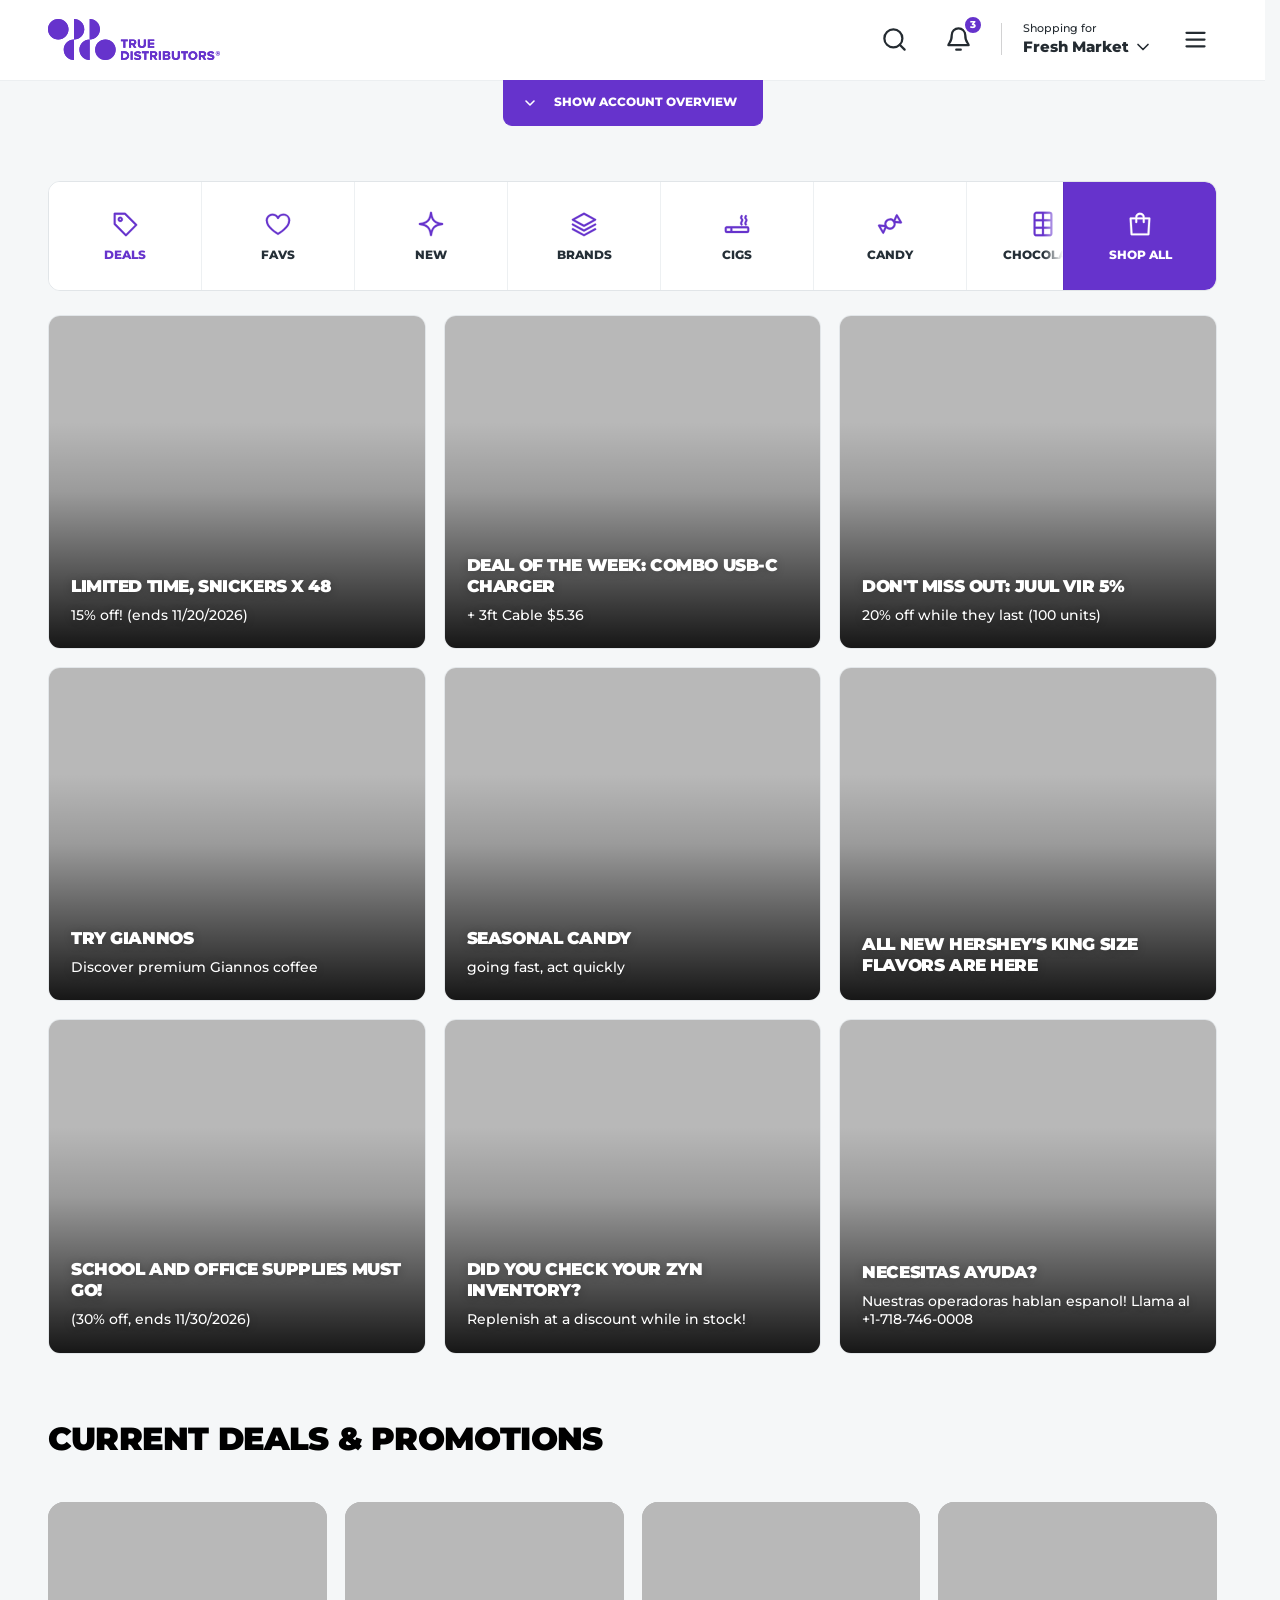
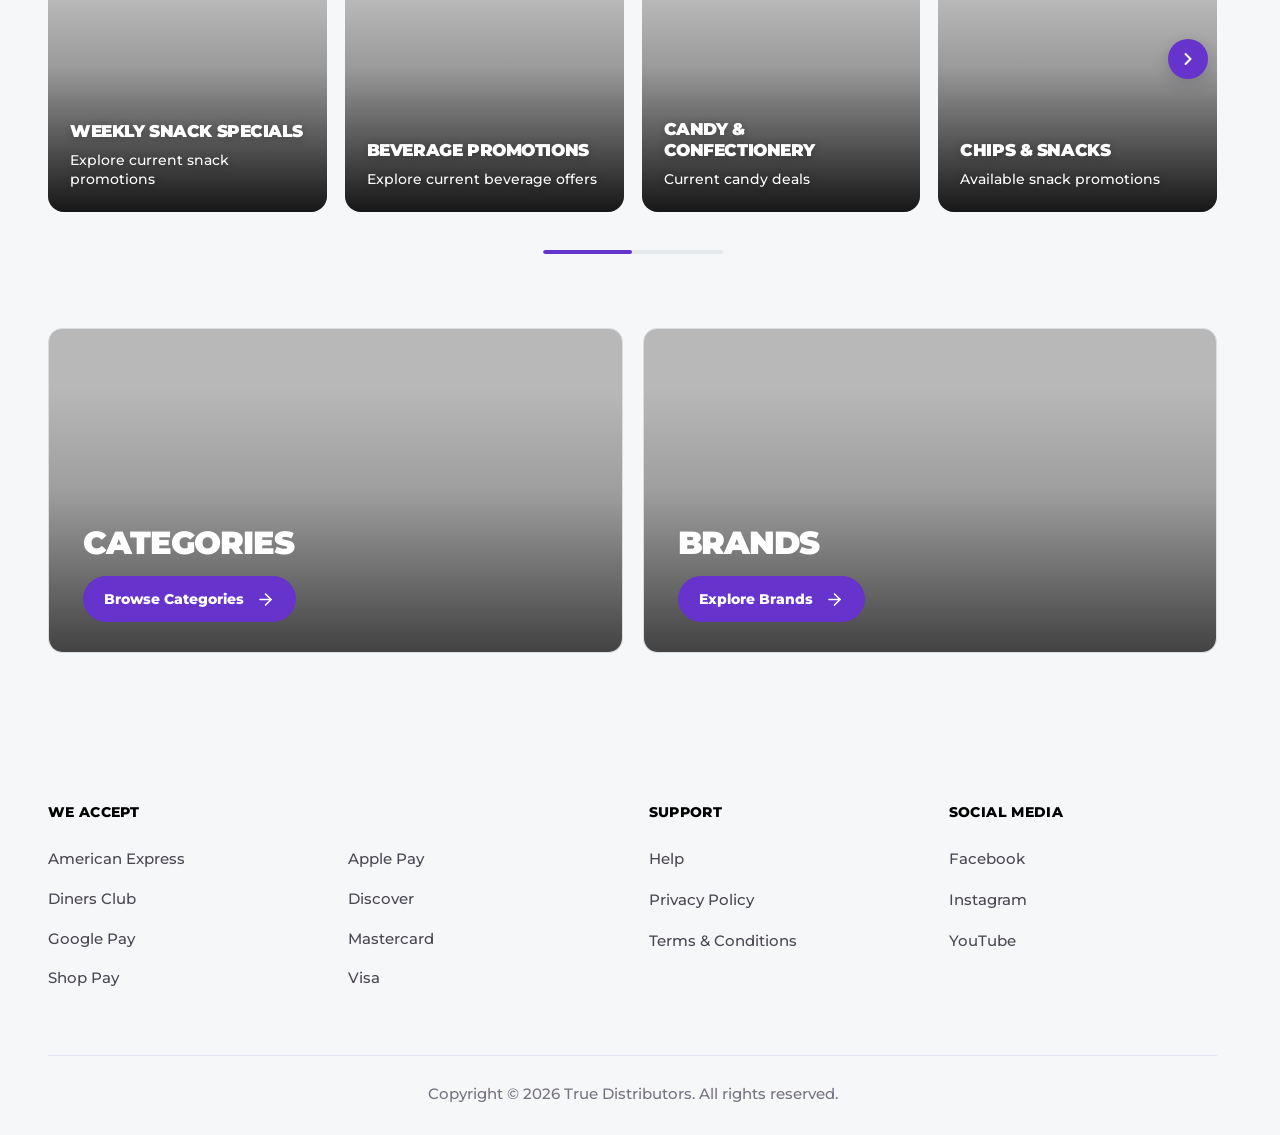
<file: dashboard_v1.html>
<!doctype html>
<html lang="en">
<head>
  <meta charset="utf-8">
  <meta name="viewport" content="width=device-width, initial-scale=1">
  <meta name="theme-color" content="#6633CC">
  <meta name="td-dashboard-ui-revision" content="20261105-nine-lossless-original-promos-no-overlay-v13">
  <title>Dashboard V1 — True Distributors</title>
  <meta name="td-dashboard-v1-publish" content="2026-11-06-fresh-pages-deployment">
  <link rel="preconnect" href="https://fonts.googleapis.com">
  <link rel="preconnect" href="https://fonts.gstatic.com" crossorigin>
  <link href="https://fonts.googleapis.com/css2?family=Montserrat:wght@400;500;600;700;800;900&display=swap" rel="stylesheet">
  <link rel="stylesheet" href="./styles.css?v=dashboard-menu-exact-20261104">
<style>
/* Desktop stays right-aligned; mobile layout follows index.html's logo + three icons. */
.site-nav{display:flex;align-items:center}
.shopping-nav-controls{margin-left:auto;justify-content:flex-end}
@media(max-width:760px){
  .site-nav .shopping-nav-controls>.shopping-nav-separator{display:none!important}
}
</style>
<style>
/* Dashboard-only solid purple block: exactly the Home hero minimum heights. */
.dashboard-purple-hero{width:100%;min-height:clamp(520px,68vw,740px);background:linear-gradient(to bottom,var(--purple,#6633CC) 0%,var(--purple,#6633CC) var(--dashboard-purple-stop,70%),#fff var(--dashboard-purple-stop,70%),#fff 100%)}
@media(max-width:760px){.dashboard-purple-hero{min-height:570px}}
</style>
<style>
/* Dashboard-only tracking, using the original storefront tokens. */
.dashboard-hero-content{width:min(1440px,calc(100% - 96px));margin:0 auto;padding:48px 0 68px}
.dashboard-tracking-heading{display:flex;align-items:center;justify-content:space-between;gap:24px;margin-bottom:22px;color:#fff}
.dashboard-tracking-heading h1{margin:0;font-size:clamp(26px,2.25vw,34px);font-weight:900;line-height:1.08;letter-spacing:-.035em}
@media(max-width:1300px) and (min-width:901px){.dashboard-tracking-column .dashboard-tracking-heading{align-items:flex-start;flex-direction:column;gap:9px}.dashboard-tracking-column .dashboard-order-meta{justify-content:flex-start}}
.dashboard-order-meta{display:flex;align-items:center;justify-content:flex-end;flex-wrap:wrap;gap:12px;margin:0;color:#fff;font-size:clamp(13px,1.15vw,16px);font-weight:500;line-height:1.5}
.dashboard-order-meta strong{font-weight:800}
.dashboard-tracking-card{width:100%;padding:26px 30px 24px;border:1px solid rgba(255,255,255,.82);border-radius:17px;background:linear-gradient(120deg,#fff 0%,#fff 56%,#faf8ff 100%);box-shadow:0 8px 22px rgba(31,12,69,.11);color:var(--ink)}
.dashboard-tracking-steps{position:relative;display:block;min-height:65px;margin:0;padding:0;list-style:none}
.dashboard-tracking-steps::before,.dashboard-tracking-steps::after{content:"";position:absolute;top:16px;left:17px;height:2px;border-radius:999px;pointer-events:none}
.dashboard-tracking-steps::before{right:17px;background:#e7e2ee}
.dashboard-tracking-steps::after{width:calc(33.3333% - 11.3333px);background:var(--purple)}
.dashboard-tracking-steps li{position:absolute;top:0;z-index:1;display:flex;flex-direction:column;align-items:center;gap:10px;min-width:0;white-space:nowrap;font-size:clamp(12px,1.1vw,15px);line-height:1.35;font-weight:700;text-align:center;transform:translateX(-50%)}
.dashboard-tracking-steps li:first-child{left:0;transform:none}
.dashboard-tracking-steps li:nth-child(2){left:calc(33.3333% + 5.6667px)}
.dashboard-tracking-steps li:nth-child(3){left:calc(66.6667% - 5.6667px)}
.dashboard-tracking-steps li:last-child{left:auto;right:0;transform:none}
.dashboard-tracking-marker{width:34px;height:34px;border:2px solid #b7afc1;border-radius:50%;flex:none;background:#fff;display:grid;place-items:center;position:relative;z-index:1;color:#fff;box-shadow:0 0 0 4px #fff}
.dashboard-tracking-steps .is-complete .dashboard-tracking-marker{background:var(--purple);border-color:var(--purple);box-shadow:0 0 0 4px #f0eafb}
.dashboard-tracking-steps .is-pending .dashboard-tracking-marker{background:#fff;border-color:#e7e2ee}
.dashboard-tracking-steps .is-pending{color:#565160}
@media(max-width:760px){
  .dashboard-hero-content{width:calc(100% - 36px);padding:32px 0 48px}
  .dashboard-tracking-heading{align-items:flex-start;flex-direction:column;gap:12px;margin-bottom:20px}
  .dashboard-tracking-heading h1{font-size:clamp(24px,6.4vw,30px)}
  .dashboard-order-meta{justify-content:flex-start;gap:8px;font-size:13px}
  .dashboard-tracking-card{padding:21px 15px 20px}
  .dashboard-tracking-steps{min-height:66px}
  .dashboard-tracking-steps li{gap:10px;font-size:clamp(9px,2.6vw,12px)}
  .dashboard-tracking-marker{width:28px;height:28px;box-shadow:0 0 0 3px #fff}
  .dashboard-tracking-steps .is-complete .dashboard-tracking-marker{box-shadow:0 0 0 3px #f0eafb}
  .dashboard-tracking-marker svg{width:16px;height:16px}
  .dashboard-tracking-steps::before,.dashboard-tracking-steps::after{top:13px;left:14px;height:2px}
  .dashboard-tracking-steps::before{right:14px}
  .dashboard-tracking-steps::after{width:calc(33.3333% - 9.3333px)}
  .dashboard-tracking-steps li:nth-child(2){left:calc(33.3333% + 4.6667px)}
  .dashboard-tracking-steps li:nth-child(3){left:calc(66.6667% - 4.6667px)}
}
</style>
<style>
/* Account Balance card beneath tracking, aligned to the right (~40%). */
.dashboard-overview-row{display:grid;grid-template-columns:minmax(0,60%) minmax(0,30%);justify-content:space-between;align-items:start;gap:24px}
.dashboard-tracking-column{min-width:0}
.dashboard-reorder-row{margin-top:28px}
.dashboard-reorder-row .dashboard-reorder-column{width:100%}
.dashboard-balance-column,.dashboard-reorder-column{min-width:0}
.dashboard-balance-card{width:100%;min-width:0;background:#fff;color:var(--ink);border:1px solid var(--line);border-radius:17px;overflow:hidden;box-shadow:0 8px 22px rgba(31,12,69,.11)}
.dashboard-balance-heading{margin:0 0 22px;color:#fff;font:900 clamp(26px,2.25vw,34px)/1.08 var(--font);letter-spacing:-.035em}
.dashboard-balance-body{padding:24px 25px 26px}
.dashboard-balance-summary{display:flex;flex-direction:column;gap:8px;margin-bottom:24px}
.dashboard-balance-label{font-size:14px;font-weight:600;color:#686375}
.dashboard-balance-amount{font-size:clamp(38px,3.2vw,49px);font-weight:900;letter-spacing:-.045em;line-height:1}
.dashboard-balance-footer{display:flex;align-items:flex-end;justify-content:space-between;gap:16px;flex-wrap:wrap}
.dashboard-balance-date{display:flex;flex-direction:column;gap:5px;margin:0;font-size:12px;font-weight:600;color:#686375}
.dashboard-balance-date strong{font-size:15px;font-weight:800;color:var(--ink)}
@media(max-width:900px){.dashboard-overview-row{grid-template-columns:minmax(0,1fr);gap:28px}.dashboard-reorder-row{margin-top:28px}}
@media(max-width:760px){
  .dashboard-overview-row{gap:22px}
  .dashboard-reorder-row{margin-top:22px}
  .dashboard-balance-heading{margin-bottom:20px;font-size:clamp(24px,6.4vw,30px)}
  .dashboard-balance-body{padding:22px 20px}
  .dashboard-balance-summary{margin-bottom:22px}
  .dashboard-balance-amount{font-size:40px}
}

/* Quick Reorder: reuse storefront search field, CTA and quantity control treatments. */
.dashboard-reorder-card{background:linear-gradient(120deg,#fff 0%,#fff 56%,#faf8ff 100%);border:1px solid rgba(255,255,255,.82);border-radius:17px;overflow:hidden;box-shadow:0 8px 22px rgba(31,12,69,.11);color:var(--ink)}
.dashboard-reorder-toolbar{display:flex;align-items:center;padding:24px;border-bottom:1px solid var(--line)}
.dashboard-reorder-toolbar .dashboard-reorder-search.header-search-inner{flex:1 1 100%;display:flex;align-items:center;gap:14px;box-sizing:border-box;min-width:0;max-width:none;width:100%;min-height:50px;height:50px;margin:0;padding:0 16px;border:1px solid rgba(8,7,11,.18);border-radius:12px;background:#fff;color:var(--ink);transform:none;transition:none}
.dashboard-reorder-toolbar .dashboard-reorder-search.header-search-inner:hover,.dashboard-reorder-toolbar .dashboard-reorder-search.header-search-inner:focus-within{border-color:rgba(8,7,11,.18)}
.dashboard-reorder-toolbar .dashboard-reorder-search.header-search-inner input{flex:1;min-width:0;width:100%;height:48px;padding:0;border:0;outline:0;background:transparent;color:var(--ink);font:500 15px var(--font)}
.dashboard-reorder-toolbar .dashboard-reorder-search.header-search-inner input::placeholder{color:#777;opacity:1}
.dashboard-reorder-toolbar .dashboard-reorder-search.header-search-inner svg{width:24px;height:24px;flex:none}
.dashboard-reorder-table-wrap{width:100%;overflow-x:auto}
.dashboard-reorder-table{width:100%;border-collapse:collapse;table-layout:fixed}
.dashboard-reorder-table th{padding:16px 24px;text-align:left;font:800 13px var(--font);letter-spacing:.035em;color:var(--ink);background:#faf9fc}
.dashboard-reorder-table td{padding:15px 24px;font:700 15px/1.5 var(--font);border-top:1px solid var(--line);vertical-align:middle}
.dashboard-reorder-table th:nth-child(3),.dashboard-reorder-table td:nth-child(3){width:188px;text-align:center}
.dashboard-reorder-table th:nth-child(1),.dashboard-reorder-table td:nth-child(1){width:64px;text-align:center;padding-left:16px;padding-right:10px}
.dashboard-reorder-table input[type=checkbox]{appearance:none;display:inline-grid;place-content:center;width:20px;height:20px;border:1.5px solid #aaa3b6;border-radius:5px;background:#fff;cursor:pointer;vertical-align:middle}
.dashboard-reorder-table input[type=checkbox]:checked{background:var(--purple);border-color:var(--purple)}
.dashboard-reorder-table input[type=checkbox]:checked::after{content:"";width:9px;height:5px;border:solid #fff;border-width:0 0 2px 2px;transform:rotate(-45deg) translate(1px,-1px)}
.dashboard-reorder-table input[type=checkbox]:focus-visible{outline:2px solid var(--cyan);outline-offset:3px}
.dashboard-reorder-quantity{display:flex;align-items:center;justify-content:center;gap:10px}
.dashboard-reorder-quantity .td-qty-step{display:grid;place-items:center;width:36px;height:36px;padding:0;border:0;border-radius:12px;background:var(--purple);color:#fff;font:800 19px var(--font);cursor:pointer}
.dashboard-reorder-quantity .td-qty-step:hover{background:#4b21a6}
.dashboard-reorder-quantity .td-qty-step:focus-visible{outline:2px solid var(--cyan);outline-offset:3px}
.dashboard-reorder-quantity output{min-width:25px;text-align:center;font:800 16px var(--font)}
.dashboard-reorder-actions{min-height:88px;display:flex;align-items:center;justify-content:space-between;gap:16px;padding:16px 24px;border-top:1px solid var(--line)}
.dashboard-reorder-feedback{flex:1;min-width:0;font:600 13px/1.4 var(--font);color:#686375}
.dashboard-reorder-action-buttons{display:flex;align-items:center;justify-content:flex-end;gap:12px;flex:none}
/* Standardized CTAs: exact Home Explore Products pill geometry and typography. */
.dashboard-hero-content button.dashboard-action.hero-cta{
  -webkit-appearance:none;appearance:none;box-sizing:border-box;
  display:inline-flex;flex:0 0 auto;align-items:center;justify-content:center;
  width:auto;min-width:190px;min-height:54px;height:54px;max-width:100%;
  gap:12px;margin:0;padding:0 25px;border:0;border-radius:999px;
  font-family:var(--font);font-size:14px;font-weight:800;line-height:1;
  letter-spacing:0;text-transform:none;text-align:center;white-space:nowrap;
  cursor:pointer;transform:none;box-shadow:none;transition:none;
}
.dashboard-hero-content button.dashboard-action-primary.hero-cta,
.dashboard-hero-content button.dashboard-action-primary.hero-cta:hover{
  background:var(--purple);color:#fff;border:0;box-shadow:none;transform:none;
}
.dashboard-hero-content button.dashboard-action-secondary.hero-cta,
.dashboard-hero-content button.dashboard-action-secondary.hero-cta:hover{
  background:#eee8fa;color:var(--purple);border:0;box-shadow:none;transform:none;
}
.dashboard-hero-content button.dashboard-action.hero-cta:focus-visible{
  outline:2px solid var(--cyan);outline-offset:3px;
}
.dashboard-hero-content button.dashboard-action.hero-cta .lucide-icon{width:20px;height:20px;flex:none}
@media(max-width:760px){
  .dashboard-reorder-toolbar{padding:24px}
  .dashboard-reorder-toolbar .dashboard-reorder-search.header-search-inner{height:48px;min-height:48px;padding:0 12px;gap:8px}
  .dashboard-reorder-toolbar .dashboard-reorder-search.header-search-inner input{height:46px;font-size:15px}
  .dashboard-reorder-toolbar .dashboard-reorder-search.header-search-inner svg{width:20px;height:20px}
  .dashboard-reorder-table th{padding:13px 12px;font-size:12px}
  .dashboard-reorder-table td{padding:13px 12px;font-size:14px}
  .dashboard-reorder-table th:nth-child(3),.dashboard-reorder-table td:nth-child(3){width:140px}
  .dashboard-reorder-table th:nth-child(1),.dashboard-reorder-table td:nth-child(1){width:44px;padding:7px}
  .dashboard-reorder-quantity{gap:5px}
  .dashboard-reorder-quantity .td-qty-step{width:29px;height:32px;border-radius:10px;font-size:17px}
  .dashboard-reorder-quantity output{min-width:21px;font-size:14px}
  .dashboard-reorder-actions{padding:14px 15px;gap:10px;flex-wrap:wrap}
  .dashboard-reorder-action-buttons{gap:9px;margin-left:auto}
  .dashboard-hero-content button.dashboard-action.hero-cta{width:auto;min-width:0;min-height:48px;height:48px;padding:0 18px;gap:8px;font-size:13px}
}
</style>
<style>
/* Account Balance: compact, balanced layout matching Order Tracking's card language. */
.dashboard-overview-row{
  grid-template-columns:minmax(0,7fr) minmax(0,3fr);
  justify-content:stretch;
  align-items:start;
  column-gap:24px;
}
.dashboard-balance-column .dashboard-balance-heading{
  margin:0 0 22px;
  color:#fff;
  font:900 clamp(26px,2.25vw,34px)/1.08 var(--font);
  letter-spacing:-.035em;
}
.dashboard-balance-column .dashboard-balance-card{
  background:linear-gradient(120deg,#fff 0%,#fff 56%,#faf8ff 100%);
  border:1px solid rgba(255,255,255,.82);
  border-radius:17px;
  box-shadow:0 8px 22px rgba(31,12,69,.11);
}
.dashboard-balance-column .dashboard-balance-body{
  display:flex;
  flex-direction:column;
  align-items:stretch;
  justify-content:center;
  gap:16px;
  padding:22px 24px;
}
.dashboard-balance-column .dashboard-balance-summary{
  display:flex;flex-direction:column;gap:5px;margin:0;
}
.dashboard-balance-column .dashboard-balance-label{font-size:13px;font-weight:600;color:#686375}
.dashboard-balance-column .dashboard-balance-amount{
  font-size:clamp(30px,2.8vw,42px);
  font-weight:900;
  line-height:1.05;
  letter-spacing:-.045em;
}
.dashboard-balance-column .dashboard-balance-footer{
  display:flex;
  flex-direction:row;
  align-items:center;
  justify-content:space-between;
  gap:12px;
  flex-wrap:wrap;
}
.dashboard-balance-column .dashboard-balance-date{display:flex;flex-direction:column;gap:5px;margin:0;font-size:12px;font-weight:600;color:#686375}
.dashboard-balance-column .dashboard-balance-date strong{font-size:14px;font-weight:800;color:var(--ink)}
.dashboard-balance-column button.dashboard-action.hero-cta{
  width:auto;min-width:0;min-height:46px;height:46px;
  padding:0 18px;font-size:13px;white-space:nowrap;
}
.dashboard-reorder-row{margin-top:32px}
@media(min-width:901px) and (max-width:1200px){
  .dashboard-balance-column .dashboard-balance-footer{align-items:stretch;flex-direction:column}
  .dashboard-balance-column button.dashboard-action.hero-cta{width:100%}
}
@media(max-width:900px){
  .dashboard-overview-row{grid-template-columns:minmax(0,1fr);row-gap:26px}
  .dashboard-balance-column .dashboard-balance-body{padding:22px 24px}
  .dashboard-reorder-row{margin-top:26px}
}
@media(max-width:480px){
  .dashboard-balance-column .dashboard-balance-body{padding:20px}
  .dashboard-balance-column .dashboard-balance-footer{align-items:stretch;flex-direction:column}
  .dashboard-balance-column button.dashboard-action.hero-cta{width:100%}
}
</style>
<style>
/* Layout only: full-width Quick Reorder first, Account Balance and Tracking stacked below. */
.dashboard-hero-content .dashboard-reorder-row{margin-top:0}
.dashboard-balance-stack{width:30%;margin:32px 0 0 auto;display:flex;flex-direction:column;gap:32px;min-width:0}
.dashboard-balance-stack .dashboard-tracking-column,.dashboard-balance-stack .dashboard-balance-column{width:100%;min-width:0}
.dashboard-balance-stack .dashboard-tracking-heading{flex-direction:column;align-items:flex-start;gap:8px}
.dashboard-balance-stack .dashboard-order-meta{justify-content:flex-start;text-align:left;white-space:normal}
.dashboard-balance-stack .dashboard-tracking-steps li{font-size:clamp(9px,.85vw,12px)}
.dashboard-balance-stack .dashboard-tracking-card{padding:22px 20px 20px}
@media(max-width:900px){
  .dashboard-balance-stack{width:100%;margin-top:26px;gap:26px}
  .dashboard-balance-stack .dashboard-tracking-steps li{font-size:clamp(10px,2.6vw,14px)}
}
</style>
<style>
/* Quick Reorder 60% left; Balance and Order Tracking stack at 30% right. */
.dashboard-hero-content .dashboard-main-grid{
  display:grid;
  grid-template-columns:minmax(0,65%) minmax(0,30%);
  align-items:start;
  justify-content:space-between;
  gap:0;
}
.dashboard-hero-content .dashboard-main-grid > .dashboard-reorder-row{min-width:0;width:100%;margin:0}
.dashboard-hero-content .dashboard-main-grid > .dashboard-balance-stack{
  min-width:0;width:100%;margin:0;gap:48px;
}
@media(max-width:900px){
  .dashboard-hero-content .dashboard-main-grid{grid-template-columns:minmax(0,1fr);gap:26px}
  .dashboard-hero-content .dashboard-main-grid > .dashboard-balance-stack{gap:36px}
}
</style>
<style>
/* Vertical order progress inside the right-hand dashboard column. */
.dashboard-balance-stack .dashboard-tracking-steps{
  --tracking-marker-size:34px;
  position:relative;
  display:grid;
  grid-template-columns:minmax(0,1fr);
  row-gap:38px;
  min-height:0;
  margin:0;
  padding:0;
  list-style:none;
}
.dashboard-balance-stack .dashboard-tracking-steps::before,
.dashboard-balance-stack .dashboard-tracking-steps::after{
  content:"";
  position:absolute;
  left:calc(var(--tracking-marker-size) / 2 - 1px);
  right:auto;
  top:calc(var(--tracking-marker-size) / 2);
  width:2px;
  border-radius:99px;
  pointer-events:none;
}
.dashboard-balance-stack .dashboard-tracking-steps::before{
  height:calc(100% - var(--tracking-marker-size));
  background:#e7e2ee;
}
.dashboard-balance-stack .dashboard-tracking-steps::after{
  height:calc((100% - var(--tracking-marker-size)) / 3);
  background:var(--purple);
}
.dashboard-balance-stack .dashboard-tracking-steps li,
.dashboard-balance-stack .dashboard-tracking-steps li:first-child,
.dashboard-balance-stack .dashboard-tracking-steps li:nth-child(2),
.dashboard-balance-stack .dashboard-tracking-steps li:nth-child(3),
.dashboard-balance-stack .dashboard-tracking-steps li:last-child{
  position:relative;
  left:auto;
  right:auto;
  top:auto;
  transform:none;
  display:flex;
  flex-direction:row;
  align-items:center;
  justify-content:flex-start;
  gap:14px;
  min-height:var(--tracking-marker-size);
  white-space:normal;
  font-size:14px;
  line-height:1.35;
  text-align:left;
}
.dashboard-balance-stack .dashboard-tracking-steps .dashboard-tracking-marker{
  width:var(--tracking-marker-size);
  height:var(--tracking-marker-size);
}
@media(max-width:760px){
  .dashboard-balance-stack .dashboard-tracking-steps{--tracking-marker-size:28px}
  .dashboard-balance-stack .dashboard-tracking-steps li{font-size:13px}
}
</style>
<style>
/* Clean, original vertical tracking with a title and explanatory subtitle per step. */
.dashboard-balance-stack .dashboard-tracking-step-copy{
  display:flex;flex-direction:column;align-items:flex-start;gap:5px;
  min-width:0;text-align:left;
}
.dashboard-balance-stack .dashboard-tracking-step-copy strong{
  font-size:16px;line-height:1.35;font-weight:800;color:var(--ink);
}
.dashboard-balance-stack .dashboard-tracking-step-copy small{
  font-size:14px;line-height:1.5;font-weight:500;color:#777181;
}
.dashboard-balance-stack .dashboard-tracking-steps li.is-pending .dashboard-tracking-step-copy strong{color:#565160}
@media(max-width:760px){
  .dashboard-balance-stack .dashboard-tracking-step-copy strong{font-size:15px}
  .dashboard-balance-stack .dashboard-tracking-step-copy small{font-size:13px}
}
</style><style>
/* Quick Reorder card ends at the bottom of Order Tracking; only its product list scrolls. */
@media(min-width:901px){
  .dashboard-main-grid .dashboard-reorder-row,
  .dashboard-main-grid .dashboard-reorder-column{min-width:0;min-height:0}
  .dashboard-main-grid .dashboard-reorder-column{display:flex;flex-direction:column}
  .dashboard-main-grid .dashboard-reorder-column > .dashboard-balance-heading{flex:none}
  .dashboard-main-grid .dashboard-reorder-card{
    display:flex;flex-direction:column;
    height:var(--dashboard-reorder-card-height,auto);
    min-height:0;
  }
  .dashboard-main-grid .dashboard-reorder-toolbar,
  .dashboard-main-grid .dashboard-reorder-actions{flex:0 0 auto}
  .dashboard-main-grid .dashboard-reorder-table-wrap{
    flex:1 1 auto;min-height:0;overflow-y:auto;overflow-x:auto;
    overscroll-behavior:contain;
  }
  .dashboard-main-grid .dashboard-reorder-table thead{
    position:sticky;top:0;z-index:2;
  }
}
@media(max-width:900px){
  .dashboard-main-grid .dashboard-reorder-card{height:auto}
  .dashboard-main-grid .dashboard-reorder-table-wrap{max-height:none;overflow-y:visible}
}
</style>
<style>
/* Quick Reorder only: subtle white fade signals additional products below. */
.dashboard-main-grid .dashboard-reorder-card{position:relative}
.dashboard-main-grid .dashboard-reorder-table-region{position:relative;flex:1 1 auto;min-height:0;min-width:0}
.dashboard-main-grid .dashboard-reorder-table-region .dashboard-reorder-table-wrap{height:100%;min-height:0}
.dashboard-main-grid .dashboard-reorder-table-region::after{
  content:"";position:absolute;z-index:3;left:0;right:0;bottom:0;height:72px;
  background:linear-gradient(to bottom,rgba(255,255,255,0) 0%,rgba(255,255,255,.65) 60%,#fff 100%);
  opacity:0;pointer-events:none;transition:opacity .18s ease;
}
.dashboard-main-grid .dashboard-reorder-table-region.has-more-below::after{opacity:1}
@media(max-width:900px){
  .dashboard-main-grid .dashboard-reorder-table-region{flex:none}
  .dashboard-main-grid .dashboard-reorder-table-region .dashboard-reorder-table-wrap{height:auto}
  .dashboard-main-grid .dashboard-reorder-table-region::after{display:none}
}
</style>
<style>
/* Standalone promotions section under the dashboard cards. */
.dashboard-promotions{background:#fff;padding:32px 0 80px;color:var(--ink)}
.dashboard-promotions-inner{width:min(1440px,calc(100% - 96px));margin:0 auto}
.dashboard-promotions-heading{margin:0 0 24px;color:var(--ink);font:900 clamp(26px,2.25vw,34px)/1.1 var(--font);letter-spacing:-.035em}
.dashboard-promotions-grid{display:grid;grid-template-columns:repeat(3,minmax(0,1fr));gap:24px}
.dashboard-promo-card{min-width:0;background:#fff;border:1px solid #e8e4ee;border-radius:17px;overflow:hidden;box-shadow:0 8px 22px rgba(31,12,69,.11);display:flex;flex-direction:column}
.dashboard-promo-art{position:relative;width:100%;overflow:hidden;background:#f0ebfb}
.dashboard-promo-art img{display:block;width:100%;height:auto;object-fit:contain}
.dashboard-promo-text{padding:18px 22px 20px;min-height:88px;display:flex;flex-direction:column;justify-content:center;gap:6px}
.dashboard-promo-text h3{margin:0;font:900 18px/1.25 var(--font);letter-spacing:-.02em;color:var(--ink)}
.dashboard-promo-text p{margin:0;font:500 14px/1.5 var(--font);color:#686375}
@media(max-width:900px){.dashboard-promotions-grid{grid-template-columns:repeat(2,minmax(0,1fr));gap:18px}}
@media(max-width:760px){.dashboard-promotions{padding:24px 0 54px}.dashboard-promotions-inner{width:calc(100% - 36px)}.dashboard-promotions-heading{font-size:clamp(24px,6.4vw,30px);margin-bottom:20px}}
@media(max-width:560px){.dashboard-promotions-grid{grid-template-columns:1fr}.dashboard-promo-text{padding:16px 18px}.dashboard-promo-text h3{font-size:17px}}
</style>
<style>
/* Selected-products action belongs only to the Quick Reorder toolbar. */
.dashboard-reorder-toolbar{gap:14px}
.dashboard-reorder-toolbar .dashboard-reorder-search.header-search-inner{flex:1 1 auto}
.dashboard-reorder-toolbar .dashboard-clear-selected{
  display:inline-flex;align-items:center;justify-content:center;gap:10px;flex:0 0 auto;
  min-height:50px;padding:0 18px;border:0;border-radius:12px;
  background:#fbe5e9;color:#cc3152;font:800 13px/1.2 var(--font);
  white-space:nowrap;cursor:pointer;box-shadow:none;transition:none;
}
.dashboard-reorder-toolbar .dashboard-clear-selected[hidden]{display:none!important}
.dashboard-reorder-toolbar .dashboard-clear-selected:hover{background:#fbe5e9;color:#cc3152}
.dashboard-reorder-toolbar .dashboard-clear-selected:focus-visible{outline:2px solid #cc3152;outline-offset:3px}
.dashboard-reorder-toolbar .dashboard-clear-selected svg{width:18px;height:18px;flex:none}
@media(max-width:560px){
  .dashboard-reorder-toolbar{gap:10px;flex-wrap:wrap}
  .dashboard-reorder-toolbar .dashboard-reorder-search.header-search-inner{flex:1 1 100%}
  .dashboard-reorder-toolbar .dashboard-clear-selected{min-height:44px;margin-left:auto;padding:0 14px}
}
</style><style>
/* Unified storefront card styling: same as .card in styles.css.
   Dashboard-only: never change storefront pages. */
.dashboard-purple-hero .dashboard-reorder-card,
.dashboard-purple-hero .dashboard-balance-card,
.dashboard-purple-hero .dashboard-tracking-card,
.dashboard-promotions .dashboard-promo-card{
  background:#fff;
  border:1px solid var(--line);
  border-radius:17px;
  box-shadow:none;
  overflow:hidden;
}
.dashboard-purple-hero .dashboard-reorder-card:hover,
.dashboard-purple-hero .dashboard-balance-card:hover,
.dashboard-purple-hero .dashboard-tracking-card:hover,
.dashboard-promotions .dashboard-promo-card:hover{
  border-color:var(--line);
  box-shadow:none;
  transform:none;
}
</style>

<style>
/* Quick Reorder product-name + item ID follows the storefront product-card standard. */
.dashboard-reorder-table .dashboard-reorder-product-name{font-weight:700;color:var(--ink)}
.dashboard-reorder-table .dashboard-reorder-product-separator{color:#a5a1ae;font-weight:600;margin:0 5px}
.dashboard-reorder-table .dashboard-reorder-item-id{color:var(--purple);font-size:12px;font-weight:700;letter-spacing:.06em;white-space:nowrap}
</style>
<style>
/* Exact storefront New Arrivals card/carousel primitives scoped to this Dashboard section. */
.dashboard-products-section{padding:12px 0 100px;background:#fff;color:var(--ink)}
.dashboard-products-inner{width:min(1440px,calc(100% - 96px));margin:0 auto}
.dashboard-products-section .section-header{margin-bottom:24px}
.dashboard-products-section #dashboardNewTitle{margin:20px 0 0;font-size:clamp(42px,5vw,70px);line-height:1;letter-spacing:-.035em;font-weight:900;color:#000}
.dashboard-products-section .card{box-shadow:none}
.dashboard-products-section .prices{display:flex!important}
.dashboard-products-section .old,.dashboard-products-section .new-price{display:block!important}
.dashboard-products-section .carousel-arrow:disabled{opacity:0;pointer-events:none}
.dashboard-products-section .dashboard-carousel-feedback{color:var(--purple);font:600 12px/1.5 var(--font);min-height:18px}
@media(max-width:760px){
  .dashboard-products-section{padding:8px 0 64px}
  .dashboard-products-inner{width:calc(100% - 36px)}
  .dashboard-products-section #dashboardNewTitle{font-size:clamp(37px,8vw,54px)}
}
</style>

<style>
/* Mobile-only Dashboard: Balance → Tracking → Quick Reorder. Desktop remains unchanged. */
@media(max-width:900px){
  .dashboard-hero-content .dashboard-main-grid{
    display:flex;flex-direction:column;align-items:stretch;gap:28px;
  }
  .dashboard-hero-content .dashboard-main-grid > .dashboard-balance-stack{
    order:0;width:100%;margin:0;gap:28px;
  }
  .dashboard-hero-content .dashboard-main-grid > .dashboard-reorder-row{
    order:1;width:100%;margin:0;
  }
  .dashboard-main-grid .dashboard-reorder-table{
    border-collapse:separate;border-spacing:0 9px;
    width:100%;table-layout:fixed;padding:0 10px 12px;
  }
  .dashboard-main-grid .dashboard-reorder-table thead th{
    background:#fff;border:0;
  }
  .dashboard-main-grid .dashboard-reorder-table tbody td{
    background:#faf9fc;
    border-top:1px solid var(--line);
    border-bottom:1px solid var(--line);
    padding-top:16px;padding-bottom:16px;
  }
  .dashboard-main-grid .dashboard-reorder-table tbody td:first-child{
    border-left:1px solid var(--line);
    border-radius:12px 0 0 12px;
  }
  .dashboard-main-grid .dashboard-reorder-table tbody td:last-child{
    border-right:1px solid var(--line);
    border-radius:0 12px 12px 0;
  }
  .dashboard-main-grid .dashboard-reorder-table tbody tr:has(input[type="checkbox"]:checked) td{
    background:#f4efff;border-top-color:#dacdf6;border-bottom-color:#dacdf6;
  }
  .dashboard-main-grid .dashboard-reorder-table tbody tr:has(input[type="checkbox"]:checked) td:first-child{border-left-color:#dacdf6}
  .dashboard-main-grid .dashboard-reorder-table tbody tr:has(input[type="checkbox"]:checked) td:last-child{border-right-color:#dacdf6}
}
@media(max-width:560px){
  .dashboard-main-grid .dashboard-reorder-table{padding:0 6px 10px;border-spacing:0 8px}
  .dashboard-main-grid .dashboard-reorder-table tbody td{padding-top:13px;padding-bottom:13px}
}
/* Compact internal scrolling for mobile Quick Reorder cards; toolbar and actions stay visible. */
@media(max-width:900px){
  .dashboard-hero-content .dashboard-main-grid .dashboard-reorder-card{
    display:flex;
    flex-direction:column;
    height:auto;
    max-height:none;
  }
  .dashboard-hero-content .dashboard-main-grid .dashboard-reorder-toolbar,
  .dashboard-hero-content .dashboard-main-grid .dashboard-reorder-actions{
    flex:0 0 auto;
  }
  .dashboard-hero-content .dashboard-main-grid .dashboard-reorder-table-region{
    display:block;
    flex:0 1 auto;
    min-height:0;
    height:clamp(285px,45vh,410px);
    max-height:clamp(285px,45vh,410px);
    overflow:hidden;
  }
  .dashboard-hero-content .dashboard-main-grid .dashboard-reorder-table-region .dashboard-reorder-table-wrap{
    width:100%;
    height:100%;
    max-height:100%;
    overflow-x:auto;
    overflow-y:auto;
    overscroll-behavior-y:contain;
    -webkit-overflow-scrolling:touch;
    scrollbar-width:thin;
    scrollbar-color:#cbbce9 transparent;
    touch-action:pan-y;
  }
  .dashboard-hero-content .dashboard-main-grid .dashboard-reorder-table-region::after{
    display:block;
    pointer-events:none;
  }
}
</style>
<style>
/* Exact full-screen purple burger from landing-build.js, Dashboard only. */
:root{--td-ease:cubic-bezier(.22,1,.36,1);--td-fast:.22s;--td-mid:.34s}
html{scrollbar-gutter:stable}
body.td-locked{overflow:clip;touch-action:none}
body.td-login-menu-open .site-header{position:sticky!important;top:0;z-index:2700!important;visibility:visible!important}
body.td-login-menu-open .mobile-menu-toggle{position:relative!important;z-index:2701!important;display:inline-flex!important;visibility:visible!important;opacity:1!important;pointer-events:auto!important}
body.td-login-menu-open .mobile-menu-toggle .mobile-menu-open-icon{display:none!important}
body.td-login-menu-open .mobile-menu-toggle .mobile-menu-close-icon{display:block!important}
/* Burger full-screen purple menu — smooth open/close with clip-path */
.mobile-menu-panel.td-login-panel{position:fixed!important;inset:0!important;z-index:2500!important;width:100vw!important;height:100dvh!important;background:var(--purple)!important;color:#fff!important;padding:0!important;overflow:hidden!important;display:grid!important;grid-template-rows:1fr!important;visibility:hidden;clip-path:inset(0 0 100% 0);transition:clip-path var(--td-mid) var(--td-ease),visibility 0s linear var(--td-mid)}
body.td-login-menu-open .mobile-menu-panel.td-login-panel{visibility:visible;clip-path:inset(0 0 0 0);transition:clip-path var(--td-mid) var(--td-ease),visibility 0s}
.mobile-menu-panel.td-login-panel .mobile-menu-reveal{height:100%!important;overflow:hidden!important}
.mobile-menu-panel.td-login-panel .mobile-menu-content{width:min(620px,calc(100% - 44px))!important;height:100%!important;margin:0 auto!important;padding:92px 0 42px!important;display:flex!important;flex-direction:column!important;align-items:center!important;justify-content:center!important;text-align:center!important;transform:none!important;gap:0!important}
.mobile-menu-panel.td-login-panel .quick-shop-button,.mobile-menu-panel.td-login-panel .shopping-nav-separator,.mobile-menu-panel.td-login-panel .menu-auth-link{display:none!important}
/* Header + nav items transition smoothly in and out with the menu */
.site-header{transition:background var(--td-mid) var(--td-ease),border-color var(--td-mid) var(--td-ease)}
.site-nav-logo,.header-search-toggle,.shopping-cart-button,.quick-shop-button,.shopping-nav-separator,.shopping-user{transition:opacity var(--td-fast) var(--td-ease)}
.mobile-menu-toggle{transition:color var(--td-fast) var(--td-ease)}
body.td-login-menu-open .site-header{background:var(--purple)!important;border-bottom-color:transparent!important}
body.td-login-menu-open .site-nav-logo,body.td-login-menu-open .header-search-toggle,body.td-login-menu-open .shopping-cart-button,body.td-login-menu-open .quick-shop-button,body.td-login-menu-open .shopping-nav-separator,body.td-login-menu-open .shopping-user{opacity:0!important;pointer-events:none!important}
body.td-login-menu-open .mobile-menu-toggle{color:#fff!important}
.td-burger-nav{width:100%;display:flex;flex-direction:column;align-items:center;justify-content:center;gap:24px}
.td-burger-link{color:#fff!important;text-decoration:none!important;font:950 clamp(30px,4.2vw,52px) var(--font);letter-spacing:.035em;line-height:1.05;text-align:center;opacity:0;transform:translateY(14px);transition:opacity var(--td-fast) ease,transform var(--td-mid) var(--td-ease)}
body.td-login-menu-open .td-burger-link{opacity:1;transform:translateY(0)}
body.td-login-menu-open .td-burger-link:nth-child(1){transition-delay:.08s}
body.td-login-menu-open .td-burger-link:nth-child(2){transition-delay:.12s}
body.td-login-menu-open .td-burger-link:nth-child(3){transition-delay:.16s}
body.td-login-menu-open .td-burger-link:nth-child(4){transition-delay:.20s}
body.td-login-menu-open .td-burger-link:nth-child(5){transition-delay:.24s}
body.td-login-menu-open .td-burger-link:nth-child(6){transition-delay:.28s}
.td-burger-link:hover,.td-burger-link:focus-visible{opacity:.75;outline:none}
@media(max-width:760px){
  .td-burger-nav{gap:18px}
  .td-burger-link{font-size:38px}
}
@media(max-width:760px){
  .mobile-menu-panel.td-login-panel .mobile-menu-reveal{overflow-y:auto!important;overscroll-behavior:contain}
  .mobile-menu-panel.td-login-panel .mobile-menu-content{height:auto!important;min-height:100%;padding:78px 0 34px!important;gap:24px!important}
  .mobile-menu-panel.td-login-panel .shopping-user{display:flex!important;flex:0 0 auto!important;align-items:center;justify-content:center;width:min(340px,100%);margin:0 auto}
  .mobile-menu-panel.td-login-panel .shopping-user-details{width:100%}
  .mobile-menu-panel.td-login-panel .mobile-user-trigger{display:flex;align-items:center;justify-content:space-between;width:100%;max-width:none;min-height:56px;padding:12px 18px;border:1px solid rgba(255,255,255,.28);border-radius:12px;background:rgba(255,255,255,.10);color:#fff}
  .mobile-menu-panel.td-login-panel .mobile-user-trigger-label{color:rgba(255,255,255,.78)}
  .mobile-menu-panel.td-login-panel .mobile-user-trigger-name{color:#fff}
}
@media(max-width:400px){.td-burger-link{font-size:clamp(27px,9vw,38px)}}
@media(prefers-reduced-motion:reduce){.td-burger-link{transition:none!important}}
</style>
<style>
/* Dashboard uses storefront UI kit: .card, .card-info, .picture, .hero-cta,
   .view-all and .product-title from styles.css. Only dashboard layout below. */
.dashboard-compact-hero{min-height:0!important;background:var(--purple)!important;padding:90px 0!important}
.dashboard-compact-hero .dashboard-hero-content{padding:0!important}
.dashboard-summary-three{display:grid;grid-template-columns:minmax(0,1.2fr) minmax(0,.9fr) minmax(0,1fr);gap:18px;align-items:stretch}
.dashboard-summary-panel{min-width:0;display:flex;flex-direction:column;gap:14px}
.dashboard-panel-heading{display:flex;justify-content:space-between;align-items:center;gap:12px;min-height:38px}
.dashboard-panel-heading h2{margin:0;color:#fff;font:900 clamp(18px,1.75vw,25px)/1.1 var(--font);letter-spacing:-.035em}
.dashboard-summary-panel .dashboard-summary-card{flex:1;width:100%;min-width:0;display:flex;flex-direction:column;justify-content:center;padding:20px 22px;border:1px solid var(--line);border-radius:17px;background:#fff;box-shadow:none;overflow:visible;scroll-snap-align:none}
.dashboard-panel-heading .dashboard-quick-link.hero-cta{flex:none;min-height:37px;padding:10px 15px;gap:8px;background:var(--cyan);color:var(--ink);font-size:11px;white-space:nowrap;text-decoration:none}
.dashboard-panel-heading .dashboard-quick-link.hero-cta:hover{background:var(--cyan)}
.dashboard-demo-note{margin:0 0 8px;color:#7e778a;font-size:10px;font-weight:600}
.dashboard-invoices-list{display:flex;flex-direction:column}
.dashboard-invoice-row{display:flex;align-items:center;justify-content:space-between;gap:8px;padding:9px 0;border-bottom:1px solid var(--line)}
.dashboard-invoice-row:last-child{border-bottom:0;padding-bottom:0}
.dashboard-invoice-row>div:first-child{display:flex;flex-direction:column;gap:3px;min-width:0}
.dashboard-invoice-row strong{font-size:13px;font-weight:800;color:var(--ink)}
.dashboard-invoice-row span{font-size:11px;font-weight:500;color:#716c7a;white-space:nowrap}
.dashboard-invoice-actions{display:flex;align-items:center;gap:6px;flex:none}
.dashboard-invoice-actions button{font:800 11px var(--font);border:0;border-radius:999px;background:var(--purple);color:white;padding:9px 12px;cursor:pointer}
.dashboard-invoice-actions button span{color:inherit;font:inherit}
.dashboard-invoice-actions button:hover{background:#4b21a6}
.dashboard-balance-compact{gap:12px}
.dashboard-balance-compact .dashboard-balance-label{font-size:13px}
.dashboard-balance-compact .dashboard-balance-amount{display:block;font-size:clamp(30px,3vw,43px);line-height:1.05}
.dashboard-compact-footer{display:flex;align-items:flex-end;justify-content:space-between;gap:12px;flex-wrap:wrap}
.dashboard-compact-footer .dashboard-balance-date{display:flex;flex-direction:column;gap:5px;margin:0}
.dashboard-compact-footer .dashboard-action.hero-cta{height:41px;min-height:41px;padding:0 16px;font-size:11px;border-radius:999px}
.dashboard-tracking-compact{gap:17px}
.dashboard-tracking-compact .dashboard-order-meta{display:flex;align-items:center;gap:7px;flex-wrap:wrap;margin:0;color:#675f72;font-size:12px}
.dashboard-tracking-compact .dashboard-order-meta strong{color:var(--purple)}
.dashboard-progress-track{height:8px;background:var(--placeholder);border-radius:999px;overflow:hidden}
.dashboard-progress-track span{display:block;width:50%;height:100%;background:var(--purple);border-radius:999px}
.dashboard-progress-labels{display:flex;justify-content:space-between;gap:6px}
.dashboard-progress-labels span{font-size:10px;font-weight:700;color:#716c7a;text-align:center}
.dashboard-tracking-status{margin:0;display:flex;align-items:center;gap:8px;font-size:12px;font-weight:600;color:#675f72}
.dashboard-status-dot{width:9px;height:9px;border-radius:50%;background:var(--purple);flex:none}
.dashboard-promotions{padding:30px 0 55px!important;background:#fff}
.dashboard-promotions-inner{width:min(1440px,calc(100% - 96px));margin:auto}
.dashboard-promotions-heading{font:900 clamp(25px,2.3vw,33px)/1.1 var(--font);letter-spacing:-.035em;margin:0 0 22px}
.dashboard-promotions-grid{display:grid;grid-template-columns:repeat(3,minmax(0,1fr));gap:18px}
.dashboard-promotions-grid .dashboard-promo-card.card{display:flex;flex-direction:column;flex:none;min-width:0;border:1px solid var(--line);border-radius:17px;background:#fff;overflow:hidden;box-shadow:none;scroll-snap-align:none}
.dashboard-promotions-grid .dashboard-promo-art.picture{height:auto;aspect-ratio:2.15;overflow:hidden;background:var(--placeholder)}
.dashboard-promotions-grid .dashboard-promo-art img{width:100%;height:100%;display:block;object-fit:cover}
.dashboard-promotions-grid .dashboard-promo-text.card-info{padding:15px 17px 18px;display:flex;flex-direction:column;gap:5px;min-height:75px}
.dashboard-promotions-grid .dashboard-promo-text .product-title{margin:0;min-height:0;font:800 15px/1.35 var(--font);color:var(--ink)}
.dashboard-promotions-grid .dashboard-promo-text p{margin:0;font:500 12px/1.4 var(--font);color:#716c7a}
.dashboard-shop-links{display:flex;align-items:center;justify-content:center;gap:38px;flex-wrap:wrap;margin-top:32px}
.dashboard-shop-links .view-all{font:800 15px var(--font);color:var(--purple);padding:8px 0}
.dashboard-shop-links .view-all:hover{text-decoration:underline}
@media(max-width:1050px){.dashboard-summary-three{grid-template-columns:repeat(2,minmax(0,1fr))}.dashboard-summary-panel:first-child{grid-column:1/-1}}
@media(max-width:760px){.dashboard-compact-hero{padding:92px 0!important}.dashboard-summary-three{grid-template-columns:1fr;gap:18px}.dashboard-summary-panel:first-child{grid-column:auto}.dashboard-panel-heading h2{font-size:22px}.dashboard-promotions-inner{width:calc(100% - 36px)}.dashboard-promotions-grid{grid-template-columns:repeat(2,minmax(0,1fr));gap:14px}}
@media(max-width:520px){.dashboard-promotions-grid{grid-template-columns:1fr}.dashboard-summary-panel .dashboard-summary-card{padding:18px}.dashboard-panel-heading h2{font-size:19px}.dashboard-promotions-grid .dashboard-promo-art.picture{aspect-ratio:2.1}.dashboard-shop-links{gap:18px}.dashboard-shop-links .view-all{font-size:13px}}
</style><style>
/* Order tracking: compact four-stage stepper using storefront purple, line, and card tokens. */
.dashboard-tracking-compact .dashboard-order-meta{justify-content:flex-start;margin:0 0 2px}
.dashboard-tracking-compact .td-order-steps{position:relative;display:grid;grid-template-columns:repeat(4,minmax(0,1fr));list-style:none;padding:0;margin:5px 0 0;gap:0}
.dashboard-tracking-compact .td-order-steps:before{content:"";position:absolute;top:14px;left:12.5%;right:12.5%;height:2px;background:var(--line)}
.dashboard-tracking-compact .td-order-steps:after{content:"";position:absolute;top:14px;left:12.5%;width:25%;height:2px;background:var(--purple)}
.dashboard-tracking-compact .td-order-steps li{display:flex;flex-direction:column;align-items:center;gap:9px;position:relative;min-width:0;text-align:center}
.dashboard-tracking-compact .td-order-step-dot{z-index:1;width:30px;height:30px;display:grid;place-items:center;flex:none;border:2px solid #dcd5e9;background:#fff;border-radius:50%;color:#fff}
.dashboard-tracking-compact .td-order-steps .is-complete .td-order-step-dot{background:var(--purple);border-color:var(--purple)}
.dashboard-tracking-compact .td-order-step-label{font:700 10px/1.3 var(--font);color:#716b7b;max-width:95px}
.dashboard-tracking-compact .td-order-steps .is-complete .td-order-step-label{color:var(--ink)}
.dashboard-tracking-compact .td-order-current{display:flex;gap:10px;align-items:center;background:#f5f1fc;border-radius:11px;padding:11px 12px}
.dashboard-tracking-compact .td-order-current-dot{width:9px;height:9px;border-radius:50%;background:var(--purple);flex:none}
.dashboard-tracking-compact .td-order-current span:last-child{display:flex;flex-direction:column;gap:3px}
.dashboard-tracking-compact .td-order-current strong{font:800 12px/1.2 var(--font);color:var(--ink)}
.dashboard-tracking-compact .td-order-current small{font:500 11px/1.3 var(--font);color:#716b7b}
@media(max-width:520px){.dashboard-tracking-compact .td-order-step-label{font-size:9px}.dashboard-tracking-compact .td-order-steps{margin-top:3px}}
</style><!-- Dashboard GitHub Pages refresh: 2026-11-04 -->
<style>
/* Featured promotions: use the original storefront card, picture, carousel
   arrows, eyebrow, progress and view-all components. */
.dashboard-featured-deals{background:#fff;color:var(--ink);padding:38px 0 35px}
.dashboard-featured-inner{width:min(1440px,calc(100% - 96px));margin:0 auto}
.dashboard-featured-heading{display:flex;align-items:end;justify-content:space-between;gap:18px;margin-bottom:16px}
.dashboard-featured-heading .eyebrow{margin:0 0 12px}
.dashboard-featured-heading h2{margin:0;font:900 clamp(24px,2.5vw,36px)/1.12 var(--font);letter-spacing:-.035em;color:var(--purple)}
.dashboard-featured-controls{display:flex;gap:10px;flex:none}
.dashboard-featured-controls .carousel-arrow{position:static;display:grid;place-items:center;transform:none;opacity:1;visibility:visible;width:42px;height:42px;background:var(--purple);color:#fff;border-radius:50%;border:0;cursor:pointer}
.dashboard-featured-controls .carousel-arrow:hover{background:#4b21a6}
.dashboard-featured-viewport{width:100%;overflow:hidden;outline-offset:3px}
.dashboard-featured-track{display:flex;gap:18px;transition:transform .42s ease;will-change:transform}
.dashboard-featured-card.card{display:flex;flex:0 0 calc((100% - 36px)/3);flex-direction:row;min-height:155px;min-width:0;border:1px solid var(--line);border-radius:17px;background:#fff;color:var(--ink);overflow:hidden;scroll-snap-align:none;text-decoration:none}
.dashboard-featured-card .picture{width:43%;height:auto;min-height:155px;flex:none;background:var(--placeholder);overflow:hidden}
.dashboard-featured-card .picture img{width:100%;height:100%;display:block;object-fit:cover}
.dashboard-featured-card .card-info{min-width:0;flex:1;display:flex;flex-direction:column;justify-content:center;gap:9px;padding:16px}
.dashboard-featured-card .product-title{min-height:0;margin:0;font:900 clamp(13px,1.15vw,17px)/1.25 var(--font)}
.dashboard-featured-card p{margin:0;font:500 12px/1.4 var(--font);color:#716c7a}
.dashboard-featured-card .dashboard-featured-cta{display:inline-flex;gap:7px;align-items:center;color:var(--purple);font:800 11px var(--font)}
.dashboard-featured-card:focus-visible{outline:2px solid var(--cyan);outline-offset:-2px}
.dashboard-featured-footer{display:flex;justify-content:space-between;align-items:center;gap:20px;margin-top:13px}
.dashboard-featured-footer .view-all{color:var(--purple);font-size:12px;padding:8px 0}
.dashboard-featured-progress.progress{margin:0;width:140px;height:4px}
.dashboard-featured-progress.progress span{width:33.333%;transform:none;transition:width .35s}
@media(max-width:1100px){.dashboard-featured-card.card{flex-basis:calc((100% - 18px)/2)}}
@media(max-width:760px){.dashboard-featured-deals{padding:28px 0}.dashboard-featured-inner{width:calc(100% - 36px)}.dashboard-featured-card.card{flex-basis:100%}.dashboard-featured-heading h2{font-size:24px}.dashboard-featured-card .picture{min-height:145px}.dashboard-featured-card.card{min-height:145px}}
@media(prefers-reduced-motion:reduce){.dashboard-featured-track{transition:none}.dashboard-featured-progress.progress span{transition:none}}
</style>
<style>
/* Dashboard reference redesign: only account overview, matches supplied image. */
.dashboard-compact-hero.td-reference-hero{position:relative;isolation:isolate;overflow:hidden;min-height:0!important;padding:90px 0!important;background:var(--purple)!important}
.td-reference-hero::before,.td-reference-hero::after{content:"";position:absolute;z-index:-1;border-radius:50%;pointer-events:none}
.td-reference-hero::before{width:660px;height:660px;right:-310px;top:-370px;background:rgba(214,196,255,.31)}
.td-reference-hero::after{width:610px;height:610px;left:-370px;bottom:-490px;background:rgba(213,191,255,.38)}
.td-reference-hero .dashboard-hero-content{width:min(1440px,calc(100% - 96px));margin:0 auto;padding:0!important}
.td-reference-hero .td-reference-summary{display:grid!important;grid-template-columns:minmax(0,1.13fr) minmax(0,.97fr) minmax(0,1.13fr)!important;gap:0!important;align-items:stretch;background:#fff;border:1px solid #eee7fa;border-radius:26px;padding:32px 34px;box-shadow:0 16px 40px rgba(55,28,111,.09)}
.td-reference-summary>.dashboard-summary-panel{display:flex;flex-direction:column;gap:25px;min-width:0;padding:0 26px;border-right:1px solid var(--line)}
.td-reference-summary>.dashboard-summary-panel:first-child{padding-left:0}
.td-reference-summary>.dashboard-summary-panel:last-child{border-right:0;padding-right:0}
.td-reference-summary .dashboard-panel-heading{display:flex;justify-content:space-between;align-items:center;gap:10px;min-height:50px;margin:0}
.td-reference-heading-label{display:flex;align-items:center;gap:12px;min-width:0}
.td-reference-heading-label .td-reference-icon,.td-order-current .td-reference-icon{display:grid;place-items:center;flex:none;width:48px;height:48px;border-radius:14px;background:#f0e8ff;color:var(--purple)}
.td-reference-summary .dashboard-panel-heading h2{color:var(--ink)!important;letter-spacing:-.035em;margin:0;font:900 clamp(19px,1.75vw,28px)/1.2 var(--font);text-transform:none;white-space:nowrap}
.td-reference-summary .dashboard-panel-heading .dashboard-quick-link.hero-cta{display:inline-flex;gap:7px;align-items:center;justify-content:center;background:#f0e7ff!important;color:#5822bf!important;border:none;border-radius:999px;padding:11px 13px;font:800 12px var(--font);min-height:40px;height:auto;white-space:nowrap}
.td-reference-summary .dashboard-quick-link svg{width:17px;height:17px}
.td-reference-summary .dashboard-summary-card.card{width:100%;display:flex;flex-direction:column;flex:1;min-width:0;background:transparent;border:0;box-shadow:none;border-radius:0;overflow:visible;min-height:0;padding:0;justify-content:initial;gap:0}
.td-reference-summary .dashboard-invoices-list{display:flex;flex-direction:column;justify-content:space-between;flex:1}
.td-reference-summary .dashboard-invoice-row{display:flex;align-items:center;justify-content:space-between;gap:9px;padding:13px 4px;border-bottom:1px solid var(--line)}
.td-reference-summary .dashboard-invoice-row:first-child{padding-top:4px}
.td-reference-summary .dashboard-invoice-row:last-child{border:0;padding-bottom:4px}
.td-reference-summary .dashboard-invoice-row strong{font-size:clamp(15px,1.2vw,19px);font-weight:900;letter-spacing:-.025em}
.td-reference-summary .dashboard-invoice-row>div:first-child span{font-size:clamp(11px,.95vw,14px);color:#68617b;margin-top:5px}
.td-reference-summary .dashboard-invoice-actions{gap:8px}
.td-reference-summary .dashboard-invoice-actions button{display:inline-flex;align-items:center;justify-content:center;gap:6px;min-height:37px;padding:8px 13px;border-radius:999px;border:1px solid var(--purple);background:var(--purple);color:#fff;white-space:nowrap;font:800 12px var(--font)}
.td-reference-summary .dashboard-invoice-actions button[data-action="print"]{background:#fff;border:1px solid #dbd3e8;color:var(--ink)}
.td-reference-summary .dashboard-invoice-actions button[data-action="print"]:hover{background:#f4efff}
.td-reference-summary .dashboard-invoice-actions button svg{width:17px;height:17px}
.td-reference-summary .dashboard-invoice-actions button span{font:inherit;color:inherit}
.td-reference-summary .dashboard-balance-compact.card{display:flex;justify-content:space-between;gap:25px;background:#f3edff;border-radius:20px;padding:24px!important}
.td-reference-balance-top{display:flex;flex-direction:column;gap:8px}
.td-reference-summary .dashboard-balance-label{font-size:14px;font-weight:600;color:#68617b}
.td-reference-summary .dashboard-balance-amount{display:block;font:900 clamp(32px,3.1vw,52px)/1.08 var(--font);letter-spacing:-.045em;color:var(--ink)}
.td-reference-summary .dashboard-compact-footer{display:flex;justify-content:space-between;align-items:center;gap:12px;border-top:1px solid #dfd6ed;padding-top:20px;flex-wrap:wrap}
.td-reference-summary .dashboard-balance-date{display:flex;flex-direction:column;gap:6px;margin:0;font-size:12px;color:#68617b}
.td-reference-summary .dashboard-balance-date strong{font-size:clamp(14px,1.15vw,18px);font-weight:900;color:var(--ink)}
.td-reference-summary .dashboard-compact-footer button.dashboard-action.hero-cta{min-height:45px;height:45px;border-radius:999px;padding:0 18px;background:var(--purple);color:white;border:0;font:800 12px var(--font);text-transform:none}
.td-reference-summary .dashboard-tracking-compact.card{display:flex;flex-direction:column;justify-content:space-between;gap:20px}
.td-reference-summary .dashboard-order-meta{display:flex;align-items:center;gap:8px;flex-wrap:wrap;font-size:13px;margin:0;color:#68617b}
.td-reference-summary .dashboard-order-meta strong{color:var(--purple);font-size:14px}
.td-reference-summary .td-order-steps{position:relative;display:grid;grid-template-columns:repeat(4,minmax(0,1fr));list-style:none;padding:0;margin:6px 0;gap:0}
.td-reference-summary .td-order-steps::before{top:14px;left:12.5%;right:12.5%;height:2px;background:#ded6ea}
.td-reference-summary .td-order-steps::after{top:14px;left:12.5%;width:25%;height:2px;background:var(--purple)}
.td-reference-summary .td-order-step-dot{width:30px;height:30px}
.td-reference-summary .td-order-step-label{font-size:10px;color:#6d647c;max-width:none;white-space:normal}
.td-reference-summary .td-order-steps .is-complete .td-order-step-label{color:var(--ink);font-weight:800}
.td-reference-summary .td-order-current{display:flex;flex-direction:row;align-items:center;gap:15px;border-radius:18px;background:#f3edff;padding:18px}
.td-reference-summary .td-order-current .td-reference-icon{width:44px;height:44px}
.td-reference-status-copy{display:flex;flex-direction:column;gap:5px;padding-left:15px;border-left:1px solid #dfd6ed}
.td-reference-summary .td-order-current strong{font:900 17px/1.2 var(--font);color:var(--ink)}
.td-reference-summary .td-order-current small{font:500 13px/1.3 var(--font);color:#68617b}
@media(max-width:1200px){.td-reference-hero .td-reference-summary{grid-template-columns:1fr 1fr!important;row-gap:26px}.td-reference-summary>.dashboard-summary-panel:nth-child(2){border-right:0;padding-right:0}.td-reference-summary>.dashboard-summary-panel:nth-child(3){grid-column:1/-1;padding-left:0;border-top:1px solid var(--line);padding-top:22px}.td-reference-summary .dashboard-panel-heading h2{font-size:22px}}
@media(max-width:760px){.dashboard-compact-hero.td-reference-hero{padding:55px 0!important}.td-reference-hero .dashboard-hero-content{width:calc(100% - 36px)}.td-reference-hero .td-reference-summary{grid-template-columns:1fr!important;padding:24px 20px;border-radius:21px;row-gap:24px}.td-reference-summary>.dashboard-summary-panel{grid-column:1/-1!important;padding:0 0 24px!important;border-right:0!important;border-bottom:1px solid var(--line);gap:20px}.td-reference-summary>.dashboard-summary-panel:nth-child(3){padding:0!important;border:0!important}.td-reference-summary>.dashboard-summary-panel:nth-child(2){padding:0 0 24px!important}.td-reference-summary .dashboard-invoice-row{padding:13px 0}.td-reference-summary .dashboard-panel-heading h2{font-size:20px}.td-reference-summary .dashboard-compact-footer{align-items:center}}
@media(max-width:410px){.td-reference-summary .dashboard-panel-heading .dashboard-quick-link.hero-cta{font-size:10px;padding:9px}.td-reference-heading-label{gap:7px}.td-reference-heading-label .td-reference-icon{width:38px;height:38px}.td-reference-summary .dashboard-panel-heading h2{font-size:17px}.td-reference-summary .dashboard-invoice-actions{gap:4px}.td-reference-summary .dashboard-invoice-actions button{padding:7px 9px;font-size:10px}.td-reference-summary .dashboard-invoice-row>div:first-child span{font-size:10px}}
</style>
<style>
/* Reference dashboard buttons: use the actual index.html .quick-shop-button UI component. */
.td-reference-summary .dashboard-panel-heading .dashboard-quick-link.quick-shop-button,
.td-reference-summary .dashboard-invoice-actions button.quick-shop-button,
.td-reference-summary .dashboard-compact-footer button.quick-shop-button{
  display:inline-flex;align-items:center;justify-content:center;gap:8px;
  width:auto;max-width:none;min-height:41px;height:auto;
  padding:0 19px;border:1.5px solid var(--cyan);
  border-radius:12px;background:var(--cyan);color:var(--ink);
  font:700 13px var(--font);letter-spacing:normal;text-transform:none;
  box-shadow:none;white-space:nowrap;text-decoration:none;
}
.td-reference-summary .dashboard-panel-heading .dashboard-quick-link.quick-shop-button:hover,
.td-reference-summary .dashboard-invoice-actions button.quick-shop-button:hover,
.td-reference-summary .dashboard-compact-footer button.quick-shop-button:hover{
  background:var(--cyan);border-color:var(--cyan);color:var(--ink);
}
.td-reference-summary .dashboard-invoice-actions button.td-secondary-action.quick-shop-button{
  background:#fff;border:1.5px solid var(--cyan);color:var(--ink);
}
.td-reference-summary .dashboard-invoice-actions button.td-secondary-action.quick-shop-button:hover{
  background:#fff;border-color:var(--cyan);
}
.td-reference-summary .quick-shop-button:focus-visible{outline:2px solid var(--cyan);outline-offset:3px}
.td-reference-summary .dashboard-invoice-actions button.quick-shop-button span{font:inherit;color:inherit}
@media(max-width:760px){
  .td-reference-summary .dashboard-panel-heading .dashboard-quick-link.quick-shop-button,
  .td-reference-summary .dashboard-invoice-actions button.quick-shop-button,
  .td-reference-summary .dashboard-compact-footer button.quick-shop-button{
    min-height:36px;padding:0 11px;font-size:12px;
  }
}
@media(max-width:410px){
  .td-reference-summary .dashboard-invoice-actions button.quick-shop-button{padding:0 8px;font-size:11px}
}
</style>
<style>
/* Final overview composition follows user-supplied purple / white reference. */
.dashboard-compact-hero.td-reference-hero{background:linear-gradient(to bottom,#6633CC 0%,#6633CC 52%,#FFFFFF 52%,#FFFFFF 100%)!important;padding:84px 0 100px!important}
.td-reference-hero::before,.td-reference-hero::after{display:none!important}
.td-reference-hero .td-reference-summary{grid-template-columns:minmax(0,1.12fr) minmax(0,.84fr) minmax(0,1.2fr)!important;padding:30px 32px!important;border-radius:25px!important;border:1px solid #e9e2f4;box-shadow:0 10px 23px rgba(36,17,87,.18)!important}
.td-reference-summary>.dashboard-summary-panel{gap:24px;padding-left:28px;padding-right:28px}
.td-reference-summary .dashboard-panel-heading{min-height:48px}
.td-reference-summary .dashboard-panel-heading h2{font-size:clamp(17px,1.55vw,27px);line-height:1.2}
.td-reference-summary .td-reference-heading-label .td-reference-icon{width:47px;height:47px;border-radius:13px}
.td-reference-summary .td-reference-heading-label{gap:14px}
.td-reference-summary .td-reference-invoices .dashboard-invoice-row{display:grid;grid-template-columns:minmax(0,1fr) auto auto;gap:12px;align-items:center;min-height:87px;padding:12px 0}
.td-reference-summary .td-reference-invoices .dashboard-invoice-row>div:first-child{gap:4px}
.td-reference-summary .td-reference-invoices .dashboard-invoice-row>div:first-child strong{font-size:16px}
.td-reference-summary .td-reference-invoices .dashboard-invoice-row>div:first-child span{font-size:12px;margin:0}
.td-reference-summary .td-invoice-amount{font:900 15px/1 var(--font);color:var(--ink);white-space:nowrap}
.td-reference-summary .dashboard-invoice-actions{gap:7px}
.td-reference-summary .dashboard-invoice-actions button.quick-shop-button,
.td-reference-summary .dashboard-invoice-actions button.td-secondary-action.quick-shop-button{height:36px;min-height:36px;min-width:0;padding:0 13px;border:0;border-radius:999px;background:#f2eaff;color:var(--purple);font:800 12px var(--font)}
.td-reference-summary .dashboard-invoice-actions button.quick-shop-button:hover,
.td-reference-summary .dashboard-invoice-actions button.td-secondary-action.quick-shop-button:hover{background:#e7dafa;color:#4b21a6;border:0}
.td-reference-summary .dashboard-invoice-actions button svg{width:16px;height:16px}
.td-reference-summary .dashboard-balance-compact.card{padding:0!important;background:transparent;border-radius:0;gap:14px}
.td-reference-summary .td-reference-balance-top{gap:10px}
.td-reference-summary .dashboard-balance-amount{font-size:clamp(36px,3.3vw,60px);letter-spacing:-.045em}
.td-reference-summary .dashboard-compact-footer{display:flex;flex-direction:column;align-items:stretch;justify-content:flex-end;border:0;padding:0;gap:24px;flex:1}
.td-reference-summary .dashboard-balance-date{display:inline-flex;flex-direction:row;align-items:center;align-self:flex-start;gap:7px;width:auto;max-width:100%;border-radius:999px;padding:8px 12px;background:#f2eaff;color:#625772;font-size:12px;white-space:nowrap}
.td-reference-summary .dashboard-balance-date svg{flex:none;color:var(--purple)}
.td-reference-summary .dashboard-balance-date strong{font-size:12px;color:var(--purple)}
.td-reference-summary .dashboard-compact-footer button.quick-shop-button.dashboard-action{width:100%!important;min-height:48px;height:48px;padding:0 20px;border:0;border-radius:999px;background:var(--purple)!important;color:#fff!important;font:800 15px var(--font);gap:12px}
.td-reference-summary .dashboard-compact-footer button.quick-shop-button.dashboard-action:hover{background:#4b21a6!important;border:0;color:#fff!important}
.td-reference-summary .dashboard-panel-heading .dashboard-quick-link.quick-shop-button{min-width:0;height:38px;min-height:38px;padding:0 16px;border:0;border-radius:999px;background:#f2eaff;color:var(--purple);font:800 12px var(--font)}
.td-reference-summary .dashboard-panel-heading .dashboard-quick-link.quick-shop-button:hover{background:#e7dafa;border:0;color:var(--purple)}
.td-reference-summary .dashboard-quick-link svg{display:none}
.td-reference-summary .dashboard-tracking-compact.card{gap:22px}
.td-reference-summary .dashboard-order-meta strong{font-weight:800}
.td-reference-summary .td-order-steps{margin:7px 0 3px}
.td-reference-summary .td-order-steps .is-complete:nth-child(2) .td-order-step-label{color:var(--purple)}
.td-reference-summary .td-order-current{display:flex;align-items:center;gap:16px;padding:17px 20px;background:#f3edff;border-radius:17px}
.td-reference-summary .td-reference-status-copy{border:0;padding:0;gap:5px}
.td-reference-summary .td-order-current .td-reference-status-copy strong{font-size:17px}
.td-reference-summary .td-order-current .td-reference-status-copy small{font-size:12px}
.td-status-spinner{width:37px;height:37px;flex:none;border-radius:50%;border:5px dotted #9b5ef0;animation:td-spin 3s linear infinite}
@keyframes td-spin{to{transform:rotate(360deg)}}
@media(prefers-reduced-motion:reduce){.td-status-spinner{animation:none}}
@media(max-width:1320px){.td-reference-summary .td-reference-invoices .dashboard-invoice-row{grid-template-columns:minmax(0,1fr) auto;row-gap:5px}.td-reference-summary .td-invoice-amount{justify-self:end}.td-reference-summary .dashboard-invoice-actions{grid-column:1/-1;justify-content:flex-end}}
@media(max-width:1200px){.td-reference-hero .td-reference-summary{grid-template-columns:1fr 1fr!important}.td-reference-summary>.dashboard-summary-panel:nth-child(3){grid-column:1/-1}.td-reference-summary .td-reference-invoices .dashboard-invoice-row{grid-template-columns:minmax(0,1fr) auto auto}.td-reference-summary .dashboard-invoice-actions{grid-column:auto}}
@media(max-width:760px){.dashboard-compact-hero.td-reference-hero{padding:55px 0 65px!important;background:linear-gradient(to bottom,var(--purple) 0%,var(--purple) 36%,#fff 36%,#fff 100%)!important}.td-reference-hero .td-reference-summary{grid-template-columns:1fr!important;padding:23px 18px!important}.td-reference-summary .td-reference-invoices .dashboard-invoice-row{grid-template-columns:minmax(0,1fr) auto;gap:8px}.td-reference-summary .dashboard-invoice-actions{grid-column:1/-1;justify-content:flex-start}.td-reference-summary .td-reference-tracking .dashboard-panel-heading{align-items:flex-start;gap:10px}.td-reference-summary .dashboard-panel-heading .dashboard-quick-link.quick-shop-button{padding:0 9px;font-size:11px}.td-reference-summary .dashboard-compact-footer button.quick-shop-button.dashboard-action{width:100%!important}}
</style>
<style id="td2-account-overview-styles">
/* Standalone account dashboard – matches approved reference, no legacy dashboard selectors. */
.td2-hero{position:relative;display:block;box-sizing:border-box;padding:84px 0 100px;background:linear-gradient(to bottom,#6633cc 0%,#6633cc 52%,#fff 52%,#fff 100%);font-family:Montserrat,Arial,sans-serif;color:#111027}
.td2-hero *{box-sizing:border-box}
.td2-shell{width:min(1440px,calc(100% - 96px));margin:0 auto;padding:26px 32px 27px;display:grid;grid-template-columns:repeat(3,minmax(0,1fr));gap:0;align-items:stretch;background:#fff;border:1px solid #e8e0f1;border-radius:17px;box-shadow:0 9px 18px rgba(45,30,93,.18)}
.td2-column{min-width:0;padding:0 36px;border-right:1px solid #e5e0ec;display:flex;flex-direction:column}
.td2-column:first-child{padding-left:0}.td2-column:last-child{border-right:0;padding-right:0}
.td2-heading{display:flex;align-items:center;gap:14px;min-height:48px;margin:0 0 24px}
.td2-icon{display:grid;place-items:center;flex:none;width:48px;height:48px;border-radius:13px;background:#f0e8ff;color:#6633cc}
.td2-icon svg{width:24px;height:24px}
.td2-heading h2{margin:0;color:#100f28;font-size:clamp(17px,1.65vw,25px);line-height:1.12;font-weight:900;letter-spacing:-.035em;text-transform:uppercase;white-space:nowrap}
.td2-invoice-list{display:flex;flex-direction:column;flex:1;justify-content:space-between}
.td2-invoice{display:grid;grid-template-columns:minmax(0,1fr) auto auto;gap:9px;align-items:center;padding:16px 4px 17px;border-bottom:1px solid #eae5ef;min-height:81px}
.td2-invoice:last-child{border-bottom:0}
.td2-invoice-label{display:flex;flex-direction:column;gap:5px;min-width:0}
.td2-invoice-label strong{font-size:17px;font-weight:900;color:#111027;line-height:1.15}
.td2-invoice-label span{font-size:13px;color:#68627d;white-space:nowrap}
.td2-invoice-amount{color:#100f28;font-weight:900;font-size:16px;white-space:nowrap}
.td2-invoice-actions{display:flex;gap:8px;align-items:center;justify-content:center}
.td2-invoice-actions button{display:inline-flex;align-items:center;justify-content:center;gap:6px;background:var(--purple);border:0;border-radius:999px;padding:7px 12px;min-height:34px;color:#fff;font:800 11px Montserrat,Arial,sans-serif;cursor:pointer;white-space:nowrap}
.td2-invoice-actions button:hover{background:#5025af;color:#fff}.td2-invoice-actions button[data-action="print"]{background:transparent;border:0;color:var(--purple)}.td2-invoice-actions button[data-action="print"]:hover{background:transparent;color:#5025af}.td2-invoice-actions button:focus-visible,.td2-pay:focus-visible,.td2-quick:focus-visible{outline:2px solid var(--purple);outline-offset:3px}
.td2-invoice-actions button svg{flex:none}
.td2-total{margin-top:4px;display:flex;flex-direction:column;gap:8px}
.td2-total>span{font-size:17px;color:#716b81}
.td2-total>strong{font-weight:900;letter-spacing:-.055em;line-height:1.05;font-size:clamp(43px,3.2vw,65px);white-space:nowrap;color:#100f28}
.td2-due{display:inline-flex;align-items:center;align-self:flex-start;gap:9px;max-width:100%;margin:23px 0;background:#f1eaff;padding:10px 14px;border-radius:999px;color:#6b647e;font-size:13px;white-space:nowrap}
.td2-due svg{color:#6633cc;flex:none}.td2-due strong{color:#6633cc;font-weight:900}
.td2-pay{margin: auto auto 0;display:flex;align-items:center;justify-content:center;gap:9px;width:max-content;max-width:100%;min-height:39px;padding:0 21px;border:0;border-radius:999px;background:var(--purple);color:#fff;font:800 12px Montserrat,Arial,sans-serif;cursor:pointer}
.td2-pay:hover{background:#5025af}
.td2-pay span{font-size:18px;font-weight:500;line-height:1}
.td2-tracking-heading{gap:17px}
.td2-tracking-heading h2{flex:1}
.td2-quick{display:inline-flex;align-items:center;justify-content:center;flex:none;min-height:34px;padding:0 9px;border:0;border-radius:999px;background:transparent;color:var(--purple);text-decoration:none;font-size:11px;font-weight:800;white-space:nowrap}
.td2-quick:hover{background:transparent;color:#5025af}
.td2-order-meta{display:flex;gap:10px;align-items:center;flex-wrap:wrap;margin:1px 0 22px;color:#68627d;font-size:14px}
.td2-order-meta strong{color:#6633cc;font-weight:900}
.td2-steps{position:relative;display:grid;grid-template-columns:repeat(4,minmax(0,1fr));gap:0;list-style:none;padding:0;margin:0 0 28px}
.td2-steps::before,.td2-steps::after{content:"";position:absolute;top:20px;height:2px;left:12.5%;right:12.5%;background:#e2dce9}
.td2-steps::after{right:auto;width:25%;background:#6633cc}
.td2-steps li{z-index:1;display:flex;flex-direction:column;align-items:center;gap:12px;min-width:0;text-align:center}
.td2-step-dot{display:grid;place-items:center;width:42px;height:42px;border-radius:50%;border:2px solid #e2dce9;background:#fff;color:#fff}
.td2-complete .td2-step-dot{background:#6633cc;border-color:#6633cc}
.td2-step-name{font-size:12px;line-height:1.2;color:#68627d;white-space:nowrap}
.td2-complete .td2-step-name{font-weight:800;color:#242034}
.td2-complete:nth-child(2) .td2-step-name{color:#6633cc}
.td2-status{display:flex;align-items:center;gap:20px;margin-top:auto;padding:19px 25px;background:#f2eaff;border-radius:19px}
.td2-status>span:last-child{display:flex;flex-direction:column;gap:5px}
.td2-status strong{font-size:19px;font-weight:900;line-height:1.15}
.td2-status small{font-size:14px;color:#716b81}
.td2-spinner{flex:none;width:38px;height:38px;border:5px dotted #8b4be8;border-radius:50%;animation:td2-spin 3s linear infinite}
@keyframes td2-spin{to{transform:rotate(360deg)}}
@media(prefers-reduced-motion:reduce){.td2-spinner{animation:none}}
@media(max-width:1500px){.td2-shell{grid-template-columns:repeat(3,minmax(0,1fr));padding:26px}.td2-column{padding:0 24px}.td2-invoice{grid-template-columns:minmax(0,1fr) auto;row-gap:7px}.td2-invoice-actions{grid-column:1/-1}.td2-heading{gap:11px}.td2-icon{width:48px;height:48px}.td2-icon svg{width:25px;height:25px}.td2-quick{font-size:10px;padding:0 7px}.td2-heading h2{font-size:clamp(17px,1.55vw,25px)}.td2-total>strong{font-size:clamp(38px,3vw,53px)}}
@media(max-width:1080px){.td2-shell{grid-template-columns:1fr 1fr}.td2-column:nth-child(2){border:0;padding-right:0}.td2-column:nth-child(3){grid-column:1/-1;padding:24px 0 0;border:0;border-top:1px solid #e5e0ec;margin-top:25px}.td2-invoice{grid-template-columns:minmax(0,1fr) auto auto}.td2-invoice-actions{grid-column:auto}.td2-column:nth-child(3) .td2-steps{margin-bottom:25px}}
@media(max-width:760px){.td2-hero{padding:50px 0 65px;background:linear-gradient(to bottom,#6633cc 0%,#6633cc 36%,#fff 36%,#fff 100%)}.td2-shell{width:calc(100% - 32px);padding:22px 18px;grid-template-columns:1fr;border-radius:17px}.td2-column,.td2-column:first-child,.td2-column:last-child{grid-column:1/-1;padding:0 0 24px;border:0;border-bottom:1px solid #e5e0ec;margin:0 0 24px}.td2-column:last-child{padding:0;margin:0;border:0}.td2-heading{margin-bottom:15px}.td2-heading h2{font-size:20px}.td2-invoice{grid-template-columns:minmax(0,1fr) auto;gap:8px}.td2-invoice-actions{grid-column:1/-1;justify-content:center}.td2-total>strong{font-size:44px}.td2-pay{min-height:39px}.td2-due{margin:18px 0 25px}.td2-quick{font-size:10px;padding:0 9px;min-height:35px}.td2-tracking-heading{gap:8px}.td2-tracking-heading h2{font-size:18px}.td2-order-meta{font-size:12px}.td2-step-name{font-size:10px;white-space:normal}.td2-step-dot{width:33px;height:33px}.td2-steps::before,.td2-steps::after{top:16px}.td2-status{padding:18px}.td2-status small{font-size:12px}}
</style>
<style id="dashboardv-deals-styles">
/* Same storefront New Arrivals section, with requested purple background and header. */
#dashboardv > .dashboardv-deals:not(.dashboardv-current-deals){position:relative;isolation:isolate;overflow:hidden;background:linear-gradient(to bottom,var(--purple,#6633cc) 0%,var(--purple,#6633cc) var(--dv-deals-purple-boundary,220px),#fff var(--dv-deals-purple-boundary,220px),#fff 100%)!important;color:#fff;padding:0 0 100px}
.dashboardv-deals-inner{position:relative;z-index:1;width:min(1440px,calc(100% - 96px));margin:auto}
.dashboardv-deals .section-header{margin-bottom:42px}
.dashboardv-deals .eyebrow{background:var(--cyan);color:var(--ink)}
#dashboardv-deals-title{margin:20px 0 0;font-size:clamp(36px,4.4vw,66px);line-height:1;letter-spacing:-.035em;font-weight:900;color:#fff}
.dashboardv-deals .view-all{color:#fff}
.dashboardv-deals .carousel{scroll-behavior:smooth}
.dashboardv-deals .carousel .card{background:#fff;color:var(--ink)}
.dashboardv-deals .progress{background:#eae7ef}
.dashboardv-deals .progress span{background:var(--purple)}
.dashboardv-carousel-wrap{position:relative}
.dashboardv-deals .mobile-view-all{background:#fff;color:var(--purple)}
@media(max-width:760px){.dashboardv-deals{padding:52px 0 72px}.dashboardv-deals-inner{width:calc(100% - 36px)}.dashboardv-deals .section-header{margin-bottom:20px}#dashboardv-deals-title{font-size:clamp(30px,7.4vw,46px)}}

/* Static 3 x 3 deals grid replaces the horizontal slider. */
.dashboardv-deals #dashboardvDealsGrid{display:grid;grid-template-columns:repeat(3,minmax(0,1fr));gap:18px;align-items:stretch;width:100%;padding:0;overflow:visible}
.dashboardv-deals #dashboardvDealsGrid .dashboardv-deal-card.card{display:flex;flex-direction:column;min-width:0;min-height:310px;align-self:stretch;overflow:hidden;background:#fff;border:0;border-radius:17px}
.dashboardv-deals #dashboardvDealsGrid .dashboardv-deal-card.card,.dashboardv-deals #dashboardvDealsGrid .dashboardv-deal-card.card:hover{box-shadow:none}
#dashboardv > .dashboardv-deals:not(.dashboardv-current-deals) #dashboardvDealsGrid .dashboardv-deal-placeholder.picture{display:block!important;box-sizing:border-box!important;width:100%!important;max-width:100%!important;height:auto!important;min-height:0!important;aspect-ratio:10/7!important;flex:0 0 auto!important;align-self:stretch!important;margin:0!important}
.dashboardv-deals .dashboardv-deal-placeholder.picture{width:100%;height:190px;min-height:190px;flex:1 1 auto;aspect-ratio:auto;background:var(--placeholder);border:0}
.dashboardv-deals .dashboardv-deal-info.card-info{display:flex;min-width:0;flex:0 0 auto;flex-direction:column;align-items:flex-start;justify-content:flex-start;gap:9px;padding:17px}
/* Keep the artwork borderless against the section background; outline only the white caption area. */
#dashboardvDealsGrid .dashboardv-deal-info.card-info{border:solid #eaeaea;border-width:0 1px 1px;border-radius:0 0 17px 17px}
.dashboardv-deals .dashboardv-deal-info .product-title{margin:0;min-height:0;color:var(--ink);font:800 17px/1.35 var(--font);letter-spacing:-.025em}
.dashboardv-deals .dashboardv-deal-subtitle{margin:0;color:#716c7a;font:500 14px/1.4 var(--font)}
@media(max-width:1100px){.dashboardv-deals #dashboardvDealsGrid{grid-template-columns:repeat(2,minmax(0,1fr))}.dashboardv-deals .dashboardv-deal-info .product-title{font-size:17px}}
@media(max-width:760px){.dashboardv-deals #dashboardvDealsGrid{grid-template-columns:minmax(0,1fr);gap:14px}.dashboardv-deals #dashboardvDealsGrid .dashboardv-deal-card.card{min-height:310px}.dashboardv-deals .dashboardv-deal-info .product-title{font-size:16px}}

/* Reuse the same circle motif, placement and palette as index.html Brands. */
.dashboardv-deals-shapes{position:absolute;inset:0;pointer-events:none;z-index:0;overflow:hidden}
.dashboardv-deals-shapes .shape{position:absolute;display:block;border-radius:50%}
.dashboardv-deals-shapes .cyan{background:#57D4E5}
.dashboardv-deals-shapes .white{background:#fff}
.dashboardv-deals-shapes .tl{width:220px;height:220px;top:-110px;left:-110px}
.dashboardv-deals-shapes .tr{width:220px;height:220px;top:-95px;right:8%}
.dashboardv-deals-shapes .ml{width:220px;height:220px;left:-120px;bottom:100px}
.dashboardv-deals-shapes .mr{width:240px;height:240px;top:115px;right:-125px}
@media(max-width:760px){
.dashboardv-deals-shapes .tl{width:150px;height:150px;top:-75px;left:-75px}
.dashboardv-deals-shapes .tr{width:150px;height:150px;top:-70px;right:5%}
.dashboardv-deals-shapes .ml{width:150px;height:150px;left:-95px;bottom:100px}
.dashboardv-deals-shapes .mr{width:160px;height:160px;top:115px;right:-100px}
}
@media(max-width:760px){
  #dashboardv > .dashboardv-deals:not(.dashboardv-current-deals){padding:0 0 76px}
}
</style>
<style id="dashboardv-account-overview-styles">
/* Dashboard V account area; existing index.html tokens and component patterns. */
/* Subtle, accessible scroll indicator in the existing purple account-section spacing. */
#dashboardv > .dv-account-section .dv-scroll-cue{position:absolute;bottom:32px;left:50%;transform:translateX(-50%);z-index:2;display:grid;place-items:center;width:36px;height:36px;color:#fff;text-decoration:none;opacity:.9;transition:opacity .2s ease}
#dashboardv > .dv-account-section .dv-scroll-cue:hover,#dashboardv > .dv-account-section .dv-scroll-cue:focus-visible{opacity:1}
#dashboardv > .dv-account-section .dv-scroll-cue-icon{display:grid;place-items:center;width:32px;height:32px;animation:dv-scroll-cue-float 2.4s ease-in-out infinite}
@keyframes dv-scroll-cue-float{0%,100%{transform:translateY(0);opacity:1}50%{transform:translateY(6px);opacity:.72}}
@media(max-width:760px){#dashboardv > .dv-account-section .dv-scroll-cue{bottom:20px;width:32px;height:32px}#dashboardv > .dv-account-section .dv-scroll-cue-icon{width:30px;height:30px}}
@media(prefers-reduced-motion:reduce){#dashboardv > .dv-account-section .dv-scroll-cue-icon{animation:none}}

#dashboardv > .dv-account-section{position:relative;isolation:isolate;overflow:hidden;background:var(--purple,#6633cc)!important;padding:100px 0;color:var(--ink)}
.dv-account-section *{box-sizing:border-box}
.dv-account-container{position:relative;z-index:1;width:min(1440px,calc(100% - 96px));margin:0 auto;padding:30px 26px;display:grid;grid-template-columns:max-content minmax(0,1fr) minmax(0,1fr);background:#fff;border:1px solid var(--line);border-radius:17px;box-shadow:none}
.dv-account-col{display:flex;flex-direction:column;min-width:0;padding:0 23px}
.dv-account-col:not(:last-child){border-right:1px solid var(--line)}
.dv-account-col:first-child{padding-left:0}.dv-account-col:last-child{padding-right:0}
.dv-account-invoices{align-self:stretch;margin:0;padding-bottom:0}
.dv-account-invoices .dv-invoice-list{margin-bottom:0;padding-bottom:0}
/* Distribute invoice rows from top to bottom; center each separator in its own gap. */
@media(min-width:761px){
.dv-account-invoices .dv-invoice-list{display:grid;flex:1;width:100%;grid-template-columns:minmax(0,1fr);grid-template-rows:auto minmax(0,1fr) auto minmax(0,1fr) auto;align-content:stretch;gap:0}
.dv-account-invoices .dv-invoice{padding:0;border:0;min-width:0}
.dv-account-invoices .dv-invoice:first-child{grid-row:1}
.dv-account-invoices .dv-invoice:nth-child(2){grid-row:3}
.dv-account-invoices .dv-invoice:last-child{grid-row:5;margin-top:0}
.dv-account-invoices .dv-invoice-list::before,.dv-account-invoices .dv-invoice-list::after{content:"";display:block;grid-column:1/-1;align-self:center;height:1px;background:var(--line);width:100%}
.dv-account-invoices .dv-invoice-list::before{grid-row:2}
.dv-account-invoices .dv-invoice-list::after{grid-row:4}
}
.dv-account-col h2{font:900 clamp(17px,1.6vw,24px)/1.2 var(--font);letter-spacing:-.035em;margin:0 0 26px;color:var(--ink)}
.dv-invoice-list{display:flex;flex-direction:column;gap:0;justify-content:flex-start}
.dv-invoice{display:grid;grid-template-columns:minmax(0,1fr) auto;align-items:center;gap:9px 12px;padding:16px 0;border-bottom:1px solid var(--line)}
.dv-invoice:first-child{padding-top:0}.dv-invoice:last-child{border-bottom:0;padding-bottom:0}
.dv-invoice-id{display:flex;flex-direction:column;gap:5px}
.dv-invoice-id strong{font-size:14px;font-weight:800}.dv-invoice-id span{font-size:14px;color:#716c7a}
.dv-invoice-amount{font-size:14px;font-weight:800;white-space:nowrap}
.dv-invoice-actions{grid-column:1/-1;display:flex;justify-content:flex-end;gap:6px}
.dv-primary,.dv-secondary{display:inline-flex;align-items:center;justify-content:center;gap:8px;padding:8px 19px;min-height:36px;border-radius:999px;font:800 12px/1.2 var(--font);white-space:nowrap;text-decoration:none;cursor:pointer}
.dv-primary{background:var(--purple);border:1px solid var(--purple);color:#fff}.dv-primary:hover{background:#4b21a6;color:#fff}
.dv-secondary{background:rgba(102,51,204,.11);border:1px solid transparent;color:var(--purple)}.dv-secondary:hover{background:rgba(102,51,204,.17);color:#4b21a6}
.dv-primary:focus-visible,.dv-secondary:focus-visible{outline:2px solid var(--cyan);outline-offset:3px}
.dv-balance-contents{display:flex;flex:1;flex-direction:column;align-items:flex-start;gap:17px}
.dv-muted{font-size:14px;color:#716c7a}
.dv-total{font-size:clamp(32px,3vw,48px);font-weight:900;line-height:1.05;letter-spacing:-.045em}
.dv-due{margin:0;color:#716c7a;font-size:14px;line-height:1.4}.dv-due strong{display:block;color:var(--ink)}
.dv-pay{margin-top:auto;align-self:stretch;width:100%}
/* Order tracking: compact visual timeline and separated order summary. */
.dv-track-head{display:flex;align-items:flex-start;justify-content:space-between;gap:10px;margin:0 0 28px}
.dv-track-head h2{margin:0}
.dv-account-tracking .dv-steps{--dv-node:34px;--dv-edge:0px;position:relative;display:flex;align-items:flex-start;justify-content:space-between;gap:0;flex:0 0 auto;list-style:none;margin:0;padding:0 var(--dv-edge);min-height:118px;width:100%}
.dv-account-tracking .dv-steps::before,.dv-account-tracking .dv-steps::after{content:"";position:absolute;z-index:0;top:calc(var(--dv-node) / 2 - 1.5px);left:calc(var(--dv-edge) + var(--dv-node) / 2);right:calc(var(--dv-edge) + var(--dv-node) / 2);height:3px;border-radius:999px;background:#e5dfef}
.dv-account-tracking .dv-steps::after{right:auto;width:calc((100% - 2 * var(--dv-edge) - var(--dv-node)) / 3);background:linear-gradient(90deg,#8250e3,var(--purple))}
.dv-account-tracking .dv-steps li{display:flex;flex:0 0 var(--dv-node);flex-direction:column;align-items:center;justify-content:flex-start;gap:10px;position:relative;z-index:1;min-width:var(--dv-node);min-height:0;padding:0;text-align:center;transform:none}
.dv-account-tracking .dv-step-dot{position:relative;width:var(--dv-node);height:var(--dv-node);display:grid;place-items:center;flex:none;border-radius:50%;border:2px solid #dfd9e9;background:#fff;color:#fff;transition:background .2s ease,border-color .2s ease}
.dv-account-tracking .dv-step-dot svg{width:18px;height:18px}
.dv-account-tracking .dv-steps .complete .dv-step-dot{color:#fff;background:var(--purple);border-color:var(--purple)}
.dv-account-tracking .dv-step-copy{position:absolute;top:calc(var(--dv-node) + 20px);left:50%;transform:translateX(-50%);display:flex;flex-direction:column;align-items:center;gap:5px;min-width:0;width:max-content;max-width:125px;padding:0;text-align:center}
.dv-account-tracking .dv-steps li:first-child .dv-step-copy{left:0;right:auto;transform:none;align-items:flex-start;text-align:left}
.dv-account-tracking .dv-steps li:last-child .dv-step-copy{left:auto;right:0;transform:none;align-items:flex-end;text-align:right}
.dv-account-tracking .dv-step-label{display:block;font-size:14px;line-height:1.35;font-weight:700;color:#5f596c;white-space:nowrap}
.dv-account-tracking .dv-steps .complete .dv-step-label{color:var(--ink);font-weight:800}
.dv-account-tracking .dv-steps .current .dv-step-label{background:none;color:var(--purple);border-radius:0;padding:0;font-weight:800;margin-top:0}
.dv-account-tracking .dv-steps .current .dv-step-dot{box-shadow:0 0 0 5px rgba(102,51,204,.13)}
.dv-account-tracking .dv-steps .current .dv-step-dot::after{content:"";position:absolute;inset:-8px;border:2px solid rgba(102,51,204,.65);border-radius:50%;pointer-events:none;animation:dv-tracking-active-pulse 2.3s ease-out infinite}
@keyframes dv-tracking-active-pulse{0%{transform:scale(.8);opacity:.9}68%,100%{transform:scale(1.55);opacity:0}}
@media(prefers-reduced-motion:reduce){.dv-account-tracking .dv-steps .current .dv-step-dot::after{animation:none;transform:none;opacity:.5}}
.dv-account-tracking .dv-track-divider{width:100%;height:1px;flex:none;background:var(--line);margin:10px 0 20px}
.dv-account-tracking .dv-track-bottom{display:flex;align-items:center;justify-content:space-between;flex-wrap:wrap;column-gap:14px;row-gap:14px;min-width:0;margin-top:auto;padding:0}
.dv-account-tracking .dv-track-order{display:flex;align-items:center;gap:12px;min-width:0;flex:1 1 170px}
.dv-account-tracking .dv-track-package{display:grid;place-items:center;flex:none;width:52px;height:52px;border-radius:50%;background:var(--purple);color:#fff}
.dv-account-tracking .dv-track-package svg{width:24px;height:24px}
.dv-account-tracking .dv-order{display:flex;flex-direction:column;align-items:flex-start;gap:4px;min-width:0;margin:0;font-size:14px;line-height:1.35;color:#716c7a;text-align:left}
.dv-account-tracking .dv-order strong{font-size:14px;font-weight:800;color:var(--ink);white-space:nowrap}
.dv-account-tracking .dv-order span{font-size:14px;white-space:nowrap}
.dv-account-section .dv-account-tracking .dv-quick{display:inline-flex;align-self:center;align-items:center;justify-content:center;gap:8px;flex:0 0 auto;width:auto;min-height:40px;margin:0;padding:10px 14px;border:1px solid transparent;border-radius:999px;background:#eee7ff;color:var(--purple);font:800 12px/1.2 var(--font);white-space:nowrap}
.dv-account-section .dv-account-tracking .dv-quick:hover{background:#e6dcfc;border-color:transparent;color:var(--purple)}
.dv-account-tracking .dv-quick svg{width:18px;height:18px}
@media(min-width:1101px) and (max-width:1320px){.dv-account-tracking .dv-track-bottom{gap:12px}.dv-account-section .dv-account-tracking .dv-quick{margin-left:auto}}
@media(max-width:760px){.dv-account-tracking .dv-steps{--dv-node:30px;--dv-edge:0px;min-height:114px}.dv-account-tracking .dv-step-label{font-size:11px;white-space:normal;line-height:1.25}.dv-account-tracking .dv-step-copy{max-width:75px}.dv-account-tracking .dv-steps .current .dv-step-label{padding:0}.dv-account-tracking .dv-track-bottom{gap:12px}.dv-account-tracking .dv-order strong{font-size:14px}.dv-account-tracking .dv-order span{font-size:14px}.dv-account-section .dv-account-tracking .dv-quick{min-height:38px;padding:9px 12px;font-size:11px}}
@media(min-width:1101px){.dv-invoice{grid-template-columns:minmax(0,1fr) auto auto;gap:6px;align-items:center}.dv-invoice-actions{grid-column:auto;justify-content:flex-end;gap:8px;margin-left:16px}.dv-invoice-actions .dv-primary,.dv-invoice-actions .dv-secondary{font-size:12px;padding:8px 19px;gap:6px}.dv-invoice-actions svg{width:18px;height:18px}}
@media(max-width:1100px){.dv-account-container{grid-template-columns:1fr 1fr;row-gap:26px}.dv-account-col:nth-child(2){border-right:0;padding-right:0}.dv-account-col:last-child{grid-column:1/-1;padding:24px 0 0;border-top:1px solid var(--line)}}
/* Mobile: three independent overview cards with consistent outside gaps and inside padding. */
@media(max-width:760px){
  .dv-account-section{
    padding:52px 0 72px;
    background:var(--purple,#6633cc)!important;
  }
  .dv-account-container{
    width:calc(100% - 36px);
    display:grid;
    grid-template-columns:minmax(0,1fr);
    row-gap:18px;
    padding:0;
    background:transparent;
    border:0;
    border-radius:0;
    box-shadow:none;
  }
  .dv-account-section .dv-account-container>.dv-account-col{
    grid-column:1/-1;
    align-self:stretch;
    min-width:0;
    margin:0;
    padding:24px 20px;
    border:1px solid var(--line);
    border-radius:17px;
    background:#fff;
    box-shadow:none;
  }
  .dv-account-col h2{font-size:20px;margin-bottom:24px}
  .dv-invoice{grid-template-columns:minmax(0,1fr) auto}
  .dv-invoice-actions{grid-column:1/-1;display:grid;grid-template-columns:minmax(0,1fr);width:100%;gap:8px}
  .dv-account-invoices .dv-invoice-actions>.dv-primary,
  .dv-account-invoices .dv-invoice-actions>.dv-secondary{width:100%;min-height:44px}
  .dv-pay{margin-top:5px;width:100%;min-height:44px}
  .dv-account-tracking .dv-track-bottom{align-items:stretch}
  .dv-account-section .dv-account-tracking .dv-quick{width:100%;min-height:44px;flex:1 1 100%;align-self:stretch;margin:0}
  .dv-track-head h2{font-size:20px}
  .dv-step-label{font-size:14px}
}
@media(max-width:760px){
  #dashboardv > .dv-account-section{padding:76px 0}
}
</style>
<style id="dashboardv-current-deals-styles">
/* New Arrivals-style white section; reuse the Deals carousel card system. */
#dashboardv > .dashboardv-current-deals.dashboardv-deals{background:#fff;color:var(--ink);padding:0 0 96px}
.dashboardv-current-deals .eyebrow{background:var(--purple);color:#fff}
.dashboardv-current-deals #dashboardv-current-title{margin:20px 0 0;font-size:clamp(36px,4.4vw,66px);line-height:1;letter-spacing:-.035em;font-weight:900;color:var(--ink)}
.dashboardv-current-deals #dashboardvCurrentCarousel{--gap:18px;align-items:stretch;scroll-behavior:smooth}
.dashboardv-current-deals #dashboardvCurrentCarousel .dashboardv-deal-card.card{flex:0 0 calc((100% - 3 * var(--gap))/4);display:flex;flex-direction:column;min-width:0;min-height:310px;align-self:stretch;overflow:hidden;background:#fff;border-radius:17px;border:1px solid var(--line)}
.dashboardv-current-deals #dashboardvCurrentCarousel .dashboardv-deal-card.card,.dashboardv-current-deals #dashboardvCurrentCarousel .dashboardv-deal-card.card:hover{box-shadow:none}
.dashboardv-current-deals .progress{background:#eae7ef}
.dashboardv-current-deals .progress span{background:var(--purple)}
@media(max-width:1100px){.dashboardv-current-deals #dashboardvCurrentCarousel .dashboardv-deal-card.card{flex-basis:calc((100% - var(--gap))/2)}}
@media(max-width:760px){#dashboardv > .dashboardv-current-deals.dashboardv-deals{padding:0 0 72px}.dashboardv-current-deals #dashboardv-current-title{font-size:clamp(30px,7.4vw,46px)}.dashboardv-current-deals #dashboardvCurrentCarousel .dashboardv-deal-card.card{flex-basis:calc((100% - var(--gap))/1.5)}}
</style>

<style id="dashboardv-explore-links-styles">
/* Two full purple category/brand cards with hero-style solid circles and real cyan buttons. */
.dv-explore-links{background:#fff;padding:0 0 72px}
.dv-explore-links-inner{width:min(1440px,calc(100% - 96px));margin:0 auto;display:grid;grid-template-columns:repeat(2,minmax(0,1fr));gap:20px}
.dv-explore-card{position:relative;isolation:isolate;overflow:hidden;display:flex;min-width:0;min-height:248px;flex-direction:column;align-items:flex-start;justify-content:space-between;gap:36px;padding:34px;border:0;border-radius:17px;background:var(--purple);color:#fff;box-shadow:none}
.dv-explore-card::before,.dv-explore-card::after{content:"";position:absolute;z-index:0;display:block;border-radius:50%;pointer-events:none}
.dv-explore-card::before{width:220px;height:220px;top:-110px;right:-90px;background:var(--cyan)}
.dv-explore-card::after{width:175px;height:175px;bottom:-112px;right:75px;background:#fff}
.dv-explore-card:nth-child(2)::before{width:205px;height:205px;right:0;top:-118px;background:var(--cyan)}
.dv-explore-card:nth-child(2)::after{width:190px;height:190px;right:-110px;bottom:-92px;background:#fff}
.dv-explore-card .dv-explore-card-heading{position:relative;z-index:1;margin:0;padding:0;border:0;color:#fff;font:900 clamp(24px,2.5vw,36px)/1.15 var(--font);letter-spacing:-.035em;text-decoration:none}
.dv-explore-card .dv-explore-card-heading::before,.dv-explore-card .dv-explore-card-heading::after{content:none!important;display:none!important}
.dv-explore-card a.dv-explore-card-action,.dv-explore-card a.dv-explore-card-action:hover{position:relative;z-index:2;display:inline-flex;align-items:center;justify-content:center;gap:12px;min-height:46px;padding:12px 21px;border:0;border-radius:999px;background:var(--cyan);color:var(--ink);font:800 14px/1.2 var(--font);text-decoration:none;white-space:nowrap;box-shadow:none}
.dv-explore-card a.dv-explore-card-action:focus-visible{outline:2px solid #fff;outline-offset:3px}
.dv-explore-card-action svg{flex:none;width:19px;height:19px}
@media(max-width:760px){.dv-explore-links{padding-bottom:52px}.dv-explore-links-inner{width:calc(100% - 36px);grid-template-columns:1fr;gap:14px}.dv-explore-card{min-height:215px;padding:24px}.dv-explore-card a.dv-explore-card-action{width:100%;min-height:46px}.dv-explore-card .dv-explore-card-heading{font-size:27px}.dv-explore-card::before{width:160px;height:160px;top:-82px;right:-72px}.dv-explore-card::after{width:135px;height:135px;bottom:-88px;right:22px}.dv-explore-card:nth-child(2)::before{width:155px;height:155px;right:3px;top:-108px}.dv-explore-card:nth-child(2)::after{width:145px;height:145px;right:-86px;bottom:-60px}}
</style>
<style id="dashboard-v1-minimal-theme">

/* ================================================================
   TRUE DISTRIBUTORS / DASHBOARD V1
   Neutral, understated alternative to the original colorful UI.
   All layout/content/actions and original deal artwork are retained.
   ================================================================ */

body.dashboard-minimal {
  --purple:#35424b;
  --cyan:#e6ebee;
  --ink:#242b31;
  --line:#e1e5e8;
  --placeholder:#f1f3f4;
  --v1-muted:#717a82;
  --v1-soft:#f6f7f8;
  background:#fff;
  color:var(--ink);
}

/* Storefront navigation: a quiet edge, not a marketing hero. */
.dashboard-minimal .site-header {
  background:#fff;
  border-bottom:1px solid #eceff1;
}
.dashboard-minimal .shopping-cart-count {
  background:#35424b;
}
.dashboard-minimal :is(button,a):focus-visible {
  outline-color:#657582;
}

/* Account overview: replace the large purple panel with quiet cards. */
.dashboard-minimal #dashboardv > .dv-account-section {
  background:#f5f6f7 !important;
  padding:46px 0 42px;
  color:var(--ink);
}
.dashboard-minimal .dv-account-section .dashboardv-deals-shapes,
.dashboard-minimal #dashboardv > .dv-account-section .dv-scroll-cue {
  display:none !important;
}
.dashboard-minimal .dv-account-container {
  display:grid;
  grid-template-columns:minmax(0,.95fr) minmax(0,1.4fr) minmax(0,1.28fr);
  align-items:stretch;
  column-gap:16px;
  row-gap:16px;
  width:min(1440px,calc(100% - 96px));
  margin:auto;
  padding:0;
  background:transparent;
  border:0;
  border-radius:0;
  box-shadow:none;
}
.dashboard-minimal .dv-account-section .dv-account-container > .dv-account-col,
.dashboard-minimal .dv-account-section .dv-account-container > .dv-account-col:not(:last-child) {
  display:flex;
  flex-direction:column;
  min-width:0;
  align-self:stretch;
  margin:0;
  padding:27px 25px;
  border:1px solid #e2e6e9 !important;
  border-radius:14px;
  background:#fff;
  box-shadow:0 2px 8px rgba(33,42,50,.025);
}
.dashboard-minimal .dv-account-col h2 {
  margin:0 0 25px;
  color:#293138;
  font-size:clamp(15px,1.3vw,18px);
  line-height:1.3;
  font-weight:800;
  letter-spacing:-.02em;
}
.dashboard-minimal .dv-balance-contents {
  gap:20px;
}
.dashboard-minimal .dv-total {
  color:#242b31;
  font-size:clamp(34px,3vw,46px);
  font-weight:800;
  letter-spacing:-.045em;
}
.dashboard-minimal .dv-due,
.dashboard-minimal .dv-muted,
.dashboard-minimal .dv-invoice-id span,
.dashboard-minimal .dv-order span {
  color:var(--v1-muted);
}
.dashboard-minimal .dv-due strong {margin-top:6px;color:#35424b;}
.dashboard-minimal .dv-primary {
  background:#35424b;
  border-color:#35424b;
  color:#fff;
}
.dashboard-minimal .dv-primary:hover {background:#253039;border-color:#253039;color:#fff;}
.dashboard-minimal .dv-secondary,
.dashboard-minimal .dv-account-section .dv-account-tracking .dv-quick {
  background:#f1f3f4;
  border:1px solid #e7eaec;
  color:#35424b;
}
.dashboard-minimal .dv-secondary:hover,
.dashboard-minimal .dv-account-section .dv-account-tracking .dv-quick:hover {
  background:#e8edef;
  border-color:#d9dfe3;
  color:#253039;
}
.dashboard-minimal .dv-primary,
.dashboard-minimal .dv-secondary,
.dashboard-minimal .dv-account-tracking .dv-quick {
  border-radius:9px;
}
.dashboard-minimal .dv-account-invoices .dv-invoice {
  border-bottom-color:#e6e9eb;
}
.dashboard-minimal .dv-account-invoices .dv-invoice-list::before,
.dashboard-minimal .dv-account-invoices .dv-invoice-list::after {background:#e6e9eb;}
.dashboard-minimal .dv-invoice-id strong,
.dashboard-minimal .dv-invoice-amount {color:#2d363d;}
.dashboard-minimal .dv-account-invoices .dv-invoice-actions .dv-primary,
.dashboard-minimal .dv-account-invoices .dv-invoice-actions .dv-secondary {
  background:#fff;
  border:1px solid #dfe4e7;
  border-radius:8px;
  padding:8px 12px;
  color:#394650;
  font-size:11px;
  box-shadow:none;
}
.dashboard-minimal .dv-account-invoices .dv-invoice-actions .dv-primary:hover,
.dashboard-minimal .dv-account-invoices .dv-invoice-actions .dv-secondary:hover {
  background:#f1f3f4;
  border-color:#cbd2d8;
  color:#252f37;
}

/* Tracking: readable grayscale states instead of bright violet animation. */
.dashboard-minimal .dv-account-tracking .dv-steps::before {
  background:#d9dfe3;
}
.dashboard-minimal .dv-account-tracking .dv-steps::after {
  background:#52606a;
}
.dashboard-minimal .dv-account-tracking .dv-steps .complete .dv-step-dot {
  background:#52606a;
  border-color:#52606a;
}
.dashboard-minimal .dv-account-tracking .dv-step-dot {
  border-color:#d8dee2;
}
.dashboard-minimal .dv-account-tracking .dv-steps .current .dv-step-dot {
  box-shadow:0 0 0 4px #e8edef;
}
.dashboard-minimal .dv-account-tracking .dv-steps .current .dv-step-dot::after {
  display:none;
  animation:none;
}
.dashboard-minimal .dv-account-tracking .dv-steps .current .dv-step-label,
.dashboard-minimal .dv-account-tracking .dv-steps .complete .dv-step-label {
  color:#35424b;
}
.dashboard-minimal .dv-account-tracking .dv-step-label {color:#68737b;}
.dashboard-minimal .dv-account-tracking .dv-track-divider {
  background:#e6e9eb;
}
.dashboard-minimal .dv-account-tracking .dv-track-head {margin-bottom:27px;}

/* Deals: retain the original unfiltered photographs, remove the colored stage. */
.dashboard-minimal #dashboardv > .dashboardv-deals:not(.dashboardv-current-deals) {
  background:#fff !important;
  color:var(--ink);
  padding:32px 0 62px;
}
.dashboard-minimal .dashboardv-deals #dashboardvDealsGrid {
  gap:18px;
}
.dashboard-minimal .dashboardv-deals #dashboardvDealsGrid .dashboardv-deal-card.card {
  background:#fff;
  border:1px solid #e2e6e9;
  border-radius:12px;
  box-shadow:none;
}
.dashboard-minimal .dashboardv-deals #dashboardvDealsGrid .dashboardv-deal-card.card:hover {
  box-shadow:0 3px 14px rgba(27,38,46,.06);
}
.dashboard-minimal #dashboardvDealsGrid .dashboardv-deal-info.card-info {
  border:0;
  border-radius:0;
}
.dashboard-minimal .dashboardv-deals .dashboardv-deal-info .product-title {
  color:#293239;
  font-size:15px;
  line-height:1.4;
  font-weight:800;
  letter-spacing:-.01em;
}
.dashboard-minimal .dashboardv-deals .dashboardv-deal-subtitle {
  color:#717a82;
  font-size:13px;
}
.dashboard-minimal .dashboardv-deals .mobile-view-all {
  background:#35424b;
  color:#fff;
}

/* Current promotions: shorter, text-first cards; no empty image placeholders. */
.dashboard-minimal #dashboardv > .dashboardv-current-deals.dashboardv-deals {
  background:#fff;
  padding:4px 0 74px;
}
.dashboard-minimal .dashboardv-current-deals .eyebrow {display:none;}
.dashboard-minimal .dashboardv-current-deals .section-header {margin-bottom:24px;}
.dashboard-minimal .dashboardv-current-deals #dashboardv-current-title {
  margin:0;
  color:#273139;
  font-size:clamp(23px,2.5vw,33px);
  line-height:1.2;
  letter-spacing:-.025em;
}
.dashboard-minimal .dashboardv-current-deals #dashboardvCurrentCarousel .dashboardv-deal-card.card {
  min-height:146px;
  background:#f8f9fa;
  border:1px solid #e2e6e9;
  border-radius:12px;
  box-shadow:none;
}
.dashboard-minimal .dashboardv-current-deals #dashboardvCurrentCarousel .dashboardv-deal-placeholder.picture {
  display:none !important;
}
.dashboard-minimal .dashboardv-current-deals #dashboardvCurrentCarousel .dashboardv-deal-info.card-info {
  display:flex;
  flex-direction:column;
  justify-content:center;
  flex:1;
  gap:9px;
  padding:22px 20px;
}
.dashboard-minimal .dashboardv-current-deals .product-title {
  font-size:14px;
  font-weight:800;
  text-transform:uppercase;
}
.dashboard-minimal .dashboardv-current-deals .progress {background:#e5e9ec;}
.dashboard-minimal .dashboardv-current-deals .progress span {background:#586772;}

/* V1 Current Deals: full-card colored image placeholders, same proportions as featured cards, with true black text. */
.dashboard-minimal .dashboardv-current-deals #dashboardv-current-title{color:#000;}
.dashboard-minimal .dashboardv-current-deals #dashboardvCurrentCarousel .dashboardv-deal-card.card{
  position:relative;
  isolation:isolate;
  flex:0 0 calc((100% - 3 * var(--gap))/4);
  aspect-ratio:1.13;
  min-height:310px;
  overflow:hidden;
  border:0;
  border-radius:16px;
  background:#b8b8b8;
  box-shadow:none;
}
.dashboard-minimal #dashboardv > .dashboardv-current-deals #dashboardvCurrentCarousel .dashboardv-deal-card .dashboardv-deal-placeholder.picture{
  display:block!important;
  position:absolute!important;
  inset:0!important;
  width:100%!important;
  max-width:none!important;
  height:100%!important;
  min-height:100%!important;
  margin:0!important;
  aspect-ratio:auto!important;
  flex:none!important;
  background:#b8b8b8;
  border:0;
  z-index:0;
}
.dashboard-minimal .dashboardv-current-deals #dashboardvCurrentCarousel .dashboardv-deal-card::after{
  content:"";
  position:absolute;
  z-index:1;
  inset:0;
  pointer-events:none;
  background:linear-gradient(to bottom,transparent 30%,rgba(255,255,255,.15) 52%,rgba(255,255,255,.83) 100%);
}
.dashboard-minimal .dashboardv-current-deals #dashboardvCurrentCarousel .dashboardv-deal-info.card-info{
  position:relative;
  z-index:2;
  flex:1 1 auto;
  display:flex;
  flex-direction:column;
  justify-content:flex-end;
  align-items:flex-start;
  width:100%;
  min-width:0;
  margin:0;
  padding:24px 22px;
  gap:9px;
  border:0;
  background:transparent;
}
.dashboard-minimal .dashboardv-current-deals #dashboardvCurrentCarousel .product-title{
  margin:0;
  min-height:0;
  color:#000!important;
  font-size:clamp(14px,1.32vw,19px);
  line-height:1.25;
  font-weight:900;
  letter-spacing:-.025em;
  text-transform:uppercase;
}
.dashboard-minimal .dashboardv-current-deals #dashboardvCurrentCarousel .dashboardv-deal-subtitle{
  margin:0;
  color:#000!important;
  font-size:clamp(13px,1.1vw,16px);
  line-height:1.3;
  font-weight:500;
}
@media(max-width:1100px){
  .dashboard-minimal .dashboardv-current-deals #dashboardvCurrentCarousel .dashboardv-deal-card.card{
    flex-basis:calc((100% - var(--gap))/2);
  }
}
@media(max-width:760px){
  .dashboard-minimal .dashboardv-current-deals #dashboardvCurrentCarousel .dashboardv-deal-card.card{
    flex-basis:calc((100% - var(--gap))/1.5);
    aspect-ratio:1.13;
    min-height:310px;
  }
  .dashboard-minimal .dashboardv-current-deals #dashboardvCurrentCarousel .dashboardv-deal-info.card-info{padding:23px 20px;}
  .dashboard-minimal .dashboardv-current-deals #dashboardvCurrentCarousel .product-title{font-size:17px;}
  .dashboard-minimal .dashboardv-current-deals #dashboardvCurrentCarousel .dashboardv-deal-subtitle{font-size:15px;}
}

/* Explore blocks should feel like navigation, not promotional billboards. */
.dashboard-minimal .dv-explore-links {padding:0 0 68px;background:#fff;}
.dashboard-minimal .dv-explore-card {
  min-height:174px;
  gap:20px;
  padding:28px 30px;
  background:#f5f7f8;
  border:1px solid #e2e6e9;
  border-radius:12px;
  color:#2e373e;
}
.dashboard-minimal .dv-explore-card::before,
.dashboard-minimal .dv-explore-card::after {
  display:none !important;
  content:none !important;
}
.dashboard-minimal .dv-explore-card .dv-explore-card-heading {
  color:#293239;
  font-size:clamp(21px,2.2vw,28px);
  font-weight:800;
}
.dashboard-minimal .dv-explore-card a.dv-explore-card-action,
.dashboard-minimal .dv-explore-card a.dv-explore-card-action:hover {
  min-height:42px;
  padding:10px 17px;
  border:1px solid #d7dee3;
  border-radius:9px;
  background:#fff;
  color:#35424b;
  font-size:12px;
  font-weight:800;
}
.dashboard-minimal .dv-explore-card a.dv-explore-card-action:hover {
  background:#e9eef1;
}

/* The mobile and tablet experience keeps the same content flow. */
@media(max-width:1100px) {
  .dashboard-minimal .dv-account-container {
    grid-template-columns:repeat(2,minmax(0,1fr));
    gap:16px;
  }
  .dashboard-minimal .dv-account-section .dv-account-container > .dv-account-col:last-child {
    grid-column:1/-1;
  }
}
@media(max-width:760px) {
  .dashboard-minimal #dashboardv > .dv-account-section {
    padding:28px 0 26px !important;
  }
  .dashboard-minimal .dv-account-container {
    width:calc(100% - 36px);
    grid-template-columns:minmax(0,1fr);
    gap:14px;
    padding:0;
    background:transparent;
  }
  .dashboard-minimal .dv-account-section .dv-account-container > .dv-account-col {
    grid-column:1/-1;
    padding:23px 20px;
    margin:0;
  }
  .dashboard-minimal .dv-account-col h2 {
    margin-bottom:22px;
    font-size:18px;
  }
  .dashboard-minimal .dv-account-invoices .dv-invoice-actions .dv-primary,
  .dashboard-minimal .dv-account-invoices .dv-invoice-actions .dv-secondary {
    min-height:42px;
  }
  .dashboard-minimal #dashboardv > .dashboardv-deals:not(.dashboardv-current-deals) {
    padding:12px 0 45px !important;
  }
  .dashboard-minimal .dashboardv-deals #dashboardvDealsGrid {gap:14px;}
  .dashboard-minimal #dashboardv > .dashboardv-current-deals.dashboardv-deals {
    padding:0 0 54px;
  }
  .dashboard-minimal .dashboardv-current-deals #dashboardv-current-title {
    font-size:24px;
  }
  .dashboard-minimal .dashboardv-current-deals #dashboardvCurrentCarousel .dashboardv-deal-card.card {
    flex-basis:calc((100% - var(--gap))/1.35);
    min-height:140px;
  }
  .dashboard-minimal .dv-explore-links {padding-bottom:52px;}
  .dashboard-minimal .dv-explore-card {min-height:155px;padding:23px;}
  .dashboard-minimal .dv-explore-card .dv-explore-card-heading {font-size:23px;}
}


/* Due date value first, uppercase purple; caption below. */
.dashboard-minimal .dv-due{display:flex;flex-direction:column;align-items:flex-start;gap:6px;}
.dashboard-minimal .dv-due strong{display:block;margin:0;color:#6633cc;font-weight:800;text-transform:uppercase;}
.dashboard-minimal .dv-due span{display:block;color:#717a82;font-size:14px;font-weight:500;}

/* V1 brand accents: keep the minimal neutral layout, restore only selective purple. */
body.dashboard-minimal{--purple:#6633cc;}
.dashboard-minimal .shopping-cart-count{background:#6633cc;}
.dashboard-minimal :is(button,a):focus-visible{outline-color:#6633cc;}
.dashboard-minimal .dv-primary{background:#6633cc;border-color:#6633cc;color:#fff;}
.dashboard-minimal .dv-primary:hover{background:#5126aa;border-color:#5126aa;color:#fff;}
.dashboard-minimal .dv-due strong{color:#6633cc;}
.dashboard-minimal .dv-secondary,
.dashboard-minimal .dv-account-section .dv-account-tracking .dv-quick{
  background:#f5f0ff;border-color:#e8defa;color:#6633cc;
}
.dashboard-minimal .dv-secondary:hover,
.dashboard-minimal .dv-account-section .dv-account-tracking .dv-quick:hover{
  background:#ebe1fc;border-color:#ddcff7;color:#5126aa;
}
.dashboard-minimal .dv-account-tracking .dv-steps::after{background:#6633cc;}
.dashboard-minimal .dv-account-tracking .dv-steps .complete .dv-step-dot{background:#6633cc;border-color:#6633cc;}
.dashboard-minimal .dv-account-tracking .dv-steps .current .dv-step-dot{box-shadow:0 0 0 4px #f0e9ff;}
.dashboard-minimal .dv-account-tracking .dv-steps .current .dv-step-label{color:#6633cc;}
.dashboard-minimal .dv-account-invoices .dv-invoice-actions .dv-primary{
  background:#6633cc;border-color:#6633cc;color:#fff;
}
.dashboard-minimal .dv-account-invoices .dv-invoice-actions .dv-primary:hover{
  background:#5126aa;border-color:#5126aa;color:#fff;
}
.dashboard-minimal .dashboardv-deals .mobile-view-all{background:#6633cc;color:#fff;}
.dashboard-minimal .dashboardv-current-deals .progress span{background:#6633cc;}
.dashboard-minimal .dv-explore-card a.dv-explore-card-action,
.dashboard-minimal .dv-explore-card a.dv-explore-card-action:hover{color:#6633cc;border-color:#e4d8fa;}
.dashboard-minimal .dv-explore-card a.dv-explore-card-action:hover{background:#f5f0ff;}

/* Notification count stays white on the purple navigation badge. */
.dashboard-minimal .shopping-cart-count{color:#fff!important;}


/* All nine featured deal cards — full original artwork, in-card title and offer over a readable bottom gradient. */
.dashboard-minimal #dashboardvDealsGrid .dashboardv-deal-card.card{
  position:relative;
  isolation:isolate;
  aspect-ratio:1.13;
  min-height:310px;
  overflow:hidden;
  border:0;
  border-radius:16px;
  background:#1c1029;
}
.dashboard-minimal #dashboardv > .dashboardv-deals:not(.dashboardv-current-deals) #dashboardvDealsGrid .dashboardv-deal-card .dashboardv-deal-placeholder.picture{
  position:absolute!important;
  inset:0!important;
  width:100%!important;
  max-width:none!important;
  height:100%!important;
  min-height:100%!important;
  aspect-ratio:auto!important;
  margin:0!important;
  background-size:cover!important;
  background-position:center center!important;
  z-index:0;
}
.dashboard-minimal #dashboardvDealsGrid .dashboardv-deal-card::after{
  content:"";
  position:absolute;
  inset:0;
  z-index:1;
  pointer-events:none;
  background:linear-gradient(to bottom,transparent 36%,rgba(15,6,25,.13) 53%,rgba(13,5,22,.85) 100%);
}
.dashboard-minimal #dashboardvDealsGrid .dashboardv-deal-card .dashboardv-deal-info.card-info{
  position:relative;
  z-index:2;
  display:flex;
  flex:1 1 auto;
  flex-direction:column;
  justify-content:flex-end;
  align-items:flex-start;
  gap:9px;
  width:100%;
  margin:0;
  padding:24px 22px;
  border:0;
  background:transparent;
}
.dashboard-minimal #dashboardvDealsGrid .dashboardv-deal-card .product-title{
  margin:0;
  color:#fff;
  font-size:clamp(14px,1.32vw,19px);
  line-height:1.25;
  font-weight:900;
  letter-spacing:-.025em;
  text-shadow:0 1px 8px rgba(0,0,0,.26);
}
.dashboard-minimal #dashboardvDealsGrid .dashboardv-deal-card .dashboardv-deal-subtitle{
  margin:0;
  color:#fff;
  font-size:clamp(13px,1.1vw,16px);
  line-height:1.3;
  font-weight:500;
  text-shadow:0 1px 8px rgba(0,0,0,.26);
}
@media(max-width:760px){
  .dashboard-minimal #dashboardvDealsGrid .dashboardv-deal-card.card{
    aspect-ratio:1.13;
    min-height:310px;
  }
  .dashboard-minimal #dashboardvDealsGrid .dashboardv-deal-card .dashboardv-deal-info.card-info{
    padding:23px 20px;
  }
  .dashboard-minimal #dashboardvDealsGrid .dashboardv-deal-card .product-title{font-size:17px;}
  .dashboard-minimal #dashboardvDealsGrid .dashboardv-deal-card .dashboardv-deal-subtitle{font-size:15px;}
}

/* Sticky navigation owns the toggle so it stays attached while scrolling. */
.dashboard-minimal .site-header{overflow:visible;}
.dashboard-minimal .site-header .dv-overview-toggle-bar{
  position:absolute;
  left:0;
  right:0;
  bottom:0;
  z-index:3;
  height:0;
  overflow:visible;
}
/* Animate the account panel's measured height rather than switching CSS
   grid tracks and padding simultaneously (which caused visible jumps). */
.dashboard-minimal #dashboardv > .dv-account-panel{
  display:block;
  height:auto;
  min-height:0;
  overflow:hidden;
  transition:none;
  overflow-anchor:none;
}
.dashboard-minimal #dashboardv > .dv-account-panel.is-collapsed{
  height:0;
}
.dashboard-minimal #dashboardv > .dv-account-panel > .dv-account-section{
  overflow:hidden;
}

/* Dashboard V1: unobtrusive overview toggle, visually attached to nav bottom. */
.dashboard-minimal .dv-overview-toggle-bar{
  position:relative;
  z-index:5;
  display:flex;
  align-items:flex-start;
  justify-content:center;
  width:100%;
  height:0;
}
.dashboard-minimal .dv-overview-toggle{
  display:inline-flex;
  align-items:center;
  justify-content:center;
  gap:9px;
  min-width:230px;
  min-height:46px;
  padding:11px 20px;
  border:1px solid #6633cc;
  border-top:0;
  border-radius:0 0 9px 9px;
  background:#6633cc;
  box-shadow:none;
  color:#fff;
  font:800 12px/1.2 var(--font);
  letter-spacing:0;
  white-space:nowrap;
  cursor:pointer;
  transition:background .2s ease,color .2s ease;
}
.dashboard-minimal .dv-overview-toggle:hover{background:#5126aa;border-color:#5126aa;color:#fff;}
.dashboard-minimal .dv-overview-toggle:focus-visible{outline:2px solid #6633cc;outline-offset:2px;}
.dashboard-minimal .dv-overview-toggle-icon{flex:none;transition:transform .26s ease;}
.dashboard-minimal .dv-overview-toggle[aria-expanded="false"] .dv-overview-toggle-icon{transform:rotate(180deg);}
.dashboard-minimal .dv-account-panel{
  display:grid;
  grid-template-rows:minmax(0,1fr);
  min-height:0;
  transition:grid-template-rows .36s cubic-bezier(.22,1,.36,1);
}
.dashboard-minimal .dv-account-panel > .dv-account-section{
  min-height:0;
  overflow:hidden;
}
.dashboard-minimal .dv-account-panel.is-collapsed{grid-template-rows:minmax(0,0fr);}
.dashboard-minimal .dv-account-panel.is-collapsed > .dv-account-section{
  padding-top:0!important;
  padding-bottom:0!important;
  border:0!important;
}
@media(max-width:760px){
  .dashboard-minimal .dv-overview-toggle{min-width:230px;min-height:44px;font-size:12px;padding:10px 16px;}
}
@media(prefers-reduced-motion:reduce){
  .dashboard-minimal .dv-account-panel,
  .dashboard-minimal .dv-overview-toggle-icon{transition:none;}
}

/* Account Overview toggle keeps identical dimensions and alignment for both labels. */
.dashboard-minimal .dv-overview-toggle-bar{
  flex:0 0 auto;
  overflow-anchor:none;
}
.dashboard-minimal .dv-overview-toggle{
  box-sizing:border-box;
  width:260px;
  min-width:260px;
  max-width:260px;
  height:46px;
  min-height:46px;
  max-height:46px;
  flex:none;
  padding:0 16px;
  gap:10px;
}
.dashboard-minimal .dv-overview-toggle-icon{
  width:16px;
  height:16px;
  flex:0 0 16px;
}
.dashboard-minimal #dvOverviewToggleLabel{
  display:block;
  flex:0 0 196px;
  width:196px;
  text-align:center;
}
.dashboard-minimal .dv-account-panel{overflow-anchor:none;}
@media(max-width:760px){
  .dashboard-minimal .dv-overview-toggle{
    width:260px;
    min-width:260px;
    max-width:260px;
    height:44px;
    min-height:44px;
    max-height:44px;
    padding:0 16px;
  }
}

/* Both Dashboard V1 deal sections: placeholders only, white copy and dark bottom overlays. */
.dashboard-minimal #dashboardvDealsGrid .dashboardv-deal-card .dashboardv-deal-placeholder.picture {
  background-image:none!important;
  background-color:#b8b8b8!important;
}
.dashboard-minimal #dashboardvDealsGrid .dashboardv-deal-card::after,
.dashboard-minimal .dashboardv-current-deals #dashboardvCurrentCarousel .dashboardv-deal-card::after {
  background:linear-gradient(180deg,rgba(0,0,0,0) 32%,rgba(0,0,0,.16) 53%,rgba(0,0,0,.88) 100%);
}
.dashboard-minimal .dashboardv-current-deals #dashboardvCurrentCarousel .product-title,
.dashboard-minimal .dashboardv-current-deals #dashboardvCurrentCarousel .dashboardv-deal-subtitle {
  color:#fff!important;
  text-shadow:0 1px 8px rgba(0,0,0,.28);
}

/* Overview: keep the 100px top air, remove its bottom gap.
   Both open and collapsed states place the deals section 100px below the overview. */
.dashboard-minimal #dashboardv > .dv-account-panel > .dv-account-section{
  padding:100px 0 0!important;
  background:#fff!important;
}
.dashboard-minimal #dashboardv > .dv-account-panel.is-collapsed > .dv-account-section{
  padding:0!important;
}
.dashboard-minimal #dashboardv > .dv-account-panel + .dashboardv-deals:not(.dashboardv-current-deals){
  margin-top:100px!important;
  padding-top:0!important;
}
@media(max-width:760px){
  .dashboard-minimal #dashboardv > .dv-account-panel > .dv-account-section{
    padding:100px 0 0!important;
    background:#fff!important;
  }
  .dashboard-minimal #dashboardv > .dv-account-panel.is-collapsed > .dv-account-section{
    padding:0!important;
  }
  .dashboard-minimal #dashboardv > .dv-account-panel + .dashboardv-deals:not(.dashboardv-current-deals){
    margin-top:100px!important;
    padding-top:0!important;
  }
}


/* One shared placeholder color for every card in both deals sections. */
.dashboard-minimal #dashboardvDealsGrid .dashboardv-deal-card .dashboardv-deal-placeholder.picture,
.dashboard-minimal #dashboardv > .dashboardv-current-deals #dashboardvCurrentCarousel .dashboardv-deal-card .dashboardv-deal-placeholder.picture{
  background:#b8b8b8!important;
  background-color:#b8b8b8!important;
  background-image:none!important;
}

/* Floating Account Overview drawer: appears below sticky navigation at any scroll
   position without changing the document layout or the current scroll offset. */
.dashboard-minimal .site-header{position:sticky;top:0;overflow:visible;z-index:1000;}
.dashboard-minimal .site-header > #dvAccountOverviewPanel.dv-account-panel{
  position:absolute;
  top:100%;
  left:0;
  right:0;
  z-index:2;
  width:100%;
  height:auto;
  min-height:0;
  max-height:calc(100dvh - 78px);
  overflow-x:hidden;
  overflow-y:auto;
  overscroll-behavior:contain;
  display:block;
  background:#fff;
  box-shadow:0 16px 28px rgba(27,31,43,.10);
  opacity:1;
  transform:translateY(0);
  visibility:visible;
  clip-path:inset(0 0 0 0);
  pointer-events:auto;
  transition:clip-path .42s cubic-bezier(.22,1,.36,1),
             transform .42s cubic-bezier(.22,1,.36,1),
             opacity .25s ease,visibility 0s;
}
.dashboard-minimal .site-header > #dvAccountOverviewPanel.dv-account-panel.is-collapsed{
  height:auto;
  opacity:0;
  visibility:hidden;
  clip-path:inset(0 0 100% 0);
  transform:translateY(-16px);
  pointer-events:none;
  transition:clip-path .36s cubic-bezier(.22,1,.36,1),
             transform .36s cubic-bezier(.22,1,.36,1),
             opacity .24s ease,visibility 0s .36s;
}
.dashboard-minimal .site-header > #dvAccountOverviewPanel > .dv-account-section{
  padding:64px 0 45px!important;
  background:#fff!important;
  overflow:visible;
}
.dashboard-minimal #dashboardv > .dashboardv-deals:not(.dashboardv-current-deals){
  margin-top:100px!important;
  padding-top:0!important;
}
.dashboard-minimal .site-header .dv-overview-toggle-bar{z-index:4;}
@media(max-width:760px){
  .dashboard-minimal .site-header > #dvAccountOverviewPanel.dv-account-panel{
    max-height:calc(100dvh - 64px);
  }
  .dashboard-minimal .site-header > #dvAccountOverviewPanel > .dv-account-section{
    padding:62px 0 28px!important;
  }
  .dashboard-minimal #dashboardv > .dashboardv-deals:not(.dashboardv-current-deals){
    margin-top:100px!important;
  }
}
@media(prefers-reduced-motion:reduce){
  .dashboard-minimal .site-header > #dvAccountOverviewPanel.dv-account-panel{
    transition:none;
  }
}

/* Account Overview is a modal drawer under the sticky navigation.
   A dimmed backdrop covers the page, while the current scroll position stays put. */
.dashboard-minimal .site-header{isolation:isolate;}
.dashboard-minimal .site-header .site-nav,
.dashboard-minimal .site-header .header-search-panel{position:relative;z-index:7;}
.dashboard-minimal .site-header .dv-overview-toggle-bar{z-index:9;}
.dashboard-minimal .site-header > .dv-overview-backdrop{
  position:fixed;
  inset:0;
  z-index:3;
  background:rgba(16,17,22,.50);
  opacity:1;
  visibility:visible;
  pointer-events:auto;
  transition:opacity .32s ease,visibility 0s;
}
.dashboard-minimal .site-header > .dv-overview-backdrop.is-hidden{
  opacity:0;
  visibility:hidden;
  pointer-events:none;
  transition:opacity .28s ease,visibility 0s .28s;
}
.dashboard-minimal .site-header > #dvAccountOverviewPanel.dv-account-panel{
  z-index:5;
  max-height:calc(100dvh - var(--dv-header-bottom,78px));
  box-shadow:0 24px 46px rgba(0,0,0,.16);
  border-top:1px solid #ececec;
}
.dashboard-minimal .site-header > #dvAccountOverviewPanel > .dv-account-section{
  padding:100px 0!important;
  background:#fff!important;
}
body.dashboard-minimal.dv-overview-modal-open{
  overflow:hidden;
}
@media(max-width:760px){
  .dashboard-minimal .site-header > #dvAccountOverviewPanel.dv-account-panel{
    max-height:calc(100dvh - var(--dv-header-bottom,64px));
  }
  .dashboard-minimal .site-header > #dvAccountOverviewPanel > .dv-account-section{
    padding:100px 0!important;
  }
}
@media(prefers-reduced-motion:reduce){
  .dashboard-minimal .site-header > .dv-overview-backdrop{transition:none;}
}

/* Reliable fixed modal layers, independent of the sticky header's clipping,
   layout and stacking context. The page never scrolls when toggled. */
body.dashboard-minimal > #dvOverviewBackdrop.dv-overview-backdrop {
  position:fixed!important;
  inset:0!important;
  z-index:990!important;
  background:rgba(15,18,23,.56)!important;
  opacity:1;
  visibility:visible;
  pointer-events:auto;
  touch-action:none;
  transition:opacity .3s ease,visibility 0s!important;
}
body.dashboard-minimal > #dvOverviewBackdrop.dv-overview-backdrop.is-hidden {
  opacity:0;
  visibility:hidden;
  pointer-events:none;
  transition:opacity .25s ease,visibility 0s .25s!important;
}
body.dashboard-minimal > #dvAccountOverviewPanel.dv-account-panel {
  position:fixed!important;
  top:var(--dv-nav-bottom,78px)!important;
  left:0!important;
  right:0!important;
  bottom:auto!important;
  z-index:1100!important;
  display:block!important;
  width:100%!important;
  height:auto!important;
  max-height:calc(100dvh - var(--dv-nav-bottom,78px))!important;
  overflow-x:hidden!important;
  overflow-y:auto!important;
  overscroll-behavior:contain;
  background:#fff!important;
  border-top:1px solid #e9e9e9;
  box-shadow:0 28px 50px rgba(0,0,0,.2);
  opacity:1;
  visibility:visible;
  pointer-events:auto;
  transform:translateY(0);
  clip-path:inset(0 0 0 0);
  transition:transform .42s cubic-bezier(.22,1,.36,1),
             clip-path .42s cubic-bezier(.22,1,.36,1),
             opacity .26s ease,visibility 0s!important;
}
body.dashboard-minimal > #dvAccountOverviewPanel.dv-account-panel.is-collapsed {
  height:auto!important;
  opacity:0;
  visibility:hidden;
  pointer-events:none;
  transform:translateY(-24px);
  clip-path:inset(0 0 100% 0);
  transition:transform .36s cubic-bezier(.22,1,.36,1),
             clip-path .36s cubic-bezier(.22,1,.36,1),
             opacity .24s ease,visibility 0s .36s!important;
}
body.dashboard-minimal > #dvAccountOverviewPanel.dv-account-panel > .dv-account-section {
  padding:100px 0!important;
  background:#fff!important;
}
@media(prefers-reduced-motion:reduce){
  body.dashboard-minimal > #dvAccountOverviewPanel.dv-account-panel,
  body.dashboard-minimal > #dvOverviewBackdrop.dv-overview-backdrop {transition:none!important;}
}

/* Keep the sticky navigation and its SHOW/HIDE tab above the modal and
   backdrop at all times, including while the drawer is expanding. */
body.dashboard-minimal > header.site-header{
  position:sticky!important;
  top:0!important;
  z-index:1200!important;
  overflow:visible!important;
}
body.dashboard-minimal > header.site-header > .dv-overview-toggle-bar{
  z-index:15!important;
  pointer-events:none;
}
body.dashboard-minimal > header.site-header #dvOverviewToggle{
  position:relative;
  z-index:16!important;
  pointer-events:auto;
  visibility:visible!important;
}

/* Categories & Brands: taller uniform gray tiles with bottom-aligned titles and purple actions. */
.dashboard-minimal .dv-explore-card{
  position:relative;
  isolation:isolate;
  min-height:325px;
  justify-content:flex-end;
  align-items:flex-start;
  gap:16px;
  padding:30px 34px;
  border:1px solid #d9dee2;
  border-radius:14px;
  background:#b8b8b8;
  color:#fff;
}
.dashboard-minimal .dv-explore-card::before,
.dashboard-minimal .dv-explore-card:nth-child(2)::before{
  display:none!important;
  content:none!important;
}
/* Restore the dark, bottom-weighted gradient overlay on both gray tiles. */
.dashboard-minimal .dv-explore-card::after,
.dashboard-minimal .dv-explore-card:nth-child(2)::after{
  content:""!important;
  display:block!important;
  position:absolute;
  inset:0;
  width:100%;
  height:100%;
  z-index:1;
  border-radius:inherit;
  background:linear-gradient(180deg,rgba(0,0,0,0) 18%,rgba(0,0,0,.14) 50%,rgba(0,0,0,.64) 100%)!important;
  pointer-events:none;
}
.dashboard-minimal .dv-explore-card .dv-explore-card-heading{
  position:relative;
  z-index:2;
  color:#fff;
  font-size:clamp(24px,2.5vw,34px);
  line-height:1.1;
  font-weight:900;
  text-shadow:none;
}
.dashboard-minimal .dv-explore-card a.dv-explore-card-action,
.dashboard-minimal .dv-explore-card a.dv-explore-card-action:hover{
  position:relative;
  z-index:2;
  min-height:46px;
  padding:12px 20px;
  background:#6633cc;
  border:1px solid #6633cc;
  border-radius:9px;
  color:#fff;
  font-size:14px;
  font-weight:800;
  box-shadow:none;
}
.dashboard-minimal .dv-explore-card a.dv-explore-card-action:hover{
  background:#5525b5;
  border-color:#5525b5;
}
@media(max-width:760px){
  .dashboard-minimal .dv-explore-card{min-height:280px;padding:24px;gap:14px;}
  .dashboard-minimal .dv-explore-card .dv-explore-card-heading{font-size:27px;}
}

/* V1 page canvas and account modal share the requested surface color.
   Only the sticky navigation and the individual overview cards remain white. */
body.dashboard-minimal,
body.dashboard-minimal #dashboardv,
body.dashboard-minimal #dashboardv > .dashboardv-deals:not(.dashboardv-current-deals),
body.dashboard-minimal #dashboardv > .dashboardv-current-deals.dashboardv-deals,
body.dashboard-minimal .dv-explore-links {
  background:#f5f7f8!important;
}
body.dashboard-minimal > header.site-header,
body.dashboard-minimal > header.site-header .site-nav {
  background:#fff!important;
}
body.dashboard-minimal > #dvAccountOverviewPanel.dv-account-panel,
body.dashboard-minimal > #dvAccountOverviewPanel.dv-account-panel > .dv-account-section {
  background:#f5f7f8!important;
}

/* Footer section titles use black while links and layout remain unchanged. */
body.dashboard-minimal > footer.site-footer .footer-column h2{
  color:#000!important;
}

/* Icon Monks action icons: retain original button icon sizes. */
body.dashboard-minimal .dv-account-section .dv-action-icon{
  display:inline-block;
  flex:none;
  vertical-align:middle;
  fill:currentColor;
}

/* Match the two-line due-date spacing to the order number and estimate. */
body.dashboard-minimal .dv-account-balance .dv-due{
  display:flex;
  flex-direction:column;
  align-items:flex-start;
  gap:4px;
  margin:0;
  line-height:1.35;
}
body.dashboard-minimal .dv-account-balance .dv-due strong{
  margin:0;
}
body.dashboard-minimal .dv-account-tracking .dv-order .dv-order-number{
  color:#6633cc;
}

/* Dashboard V1 footer matches the light-gray page surface. */
body.dashboard-minimal > footer.site-footer,
body.dashboard-minimal > footer.site-footer .footer-inner{
  background:#f5f7f8!important;
}

/* V1 Processing indicator: subtle continuous pulse on the current step only. */
.dashboard-minimal .dv-account-tracking .dv-steps li.current .dv-step-dot{
  animation:dv-v1-processing-breathe 2.4s ease-in-out infinite;
  transform-origin:center center;
}
.dashboard-minimal .dv-account-tracking .dv-steps li.current .dv-step-dot::after{
  content:"";
  display:block!important;
  position:absolute;
  inset:-7px;
  border:2px solid rgba(102,51,204,.48);
  border-radius:50%;
  opacity:0;
  pointer-events:none;
  animation:dv-v1-processing-halo 2.4s ease-out infinite!important;
}
@keyframes dv-v1-processing-breathe{
  0%,100%{transform:scale(1);box-shadow:0 0 0 4px #e8edef;}
  50%{transform:scale(1.07);box-shadow:0 0 0 7px rgba(102,51,204,.13);}
}
@keyframes dv-v1-processing-halo{
  0%{transform:scale(.82);opacity:.75;}
  75%,100%{transform:scale(1.6);opacity:0;}
}
@media(prefers-reduced-motion:reduce){
  .dashboard-minimal .dv-account-tracking .dv-steps li.current .dv-step-dot{
    animation:none!important;
    transform:none;
  }
  .dashboard-minimal .dv-account-tracking .dv-steps li.current .dv-step-dot::after{
    animation:none!important;
    display:none!important;
  }
}

/* Dashboard V1 buttons and button-style links use fully pill-shaped corners.
   Exclude the full-screen mobile sheet backdrop, which is not a visible button. */
body.dashboard-minimal button:not(.mobile-user-sheet-backdrop),
body.dashboard-minimal a.dv-primary,
body.dashboard-minimal a.dv-secondary,
body.dashboard-minimal a.dv-explore-card-action,
body.dashboard-minimal a.mobile-view-all,
body.dashboard-minimal a[class*="button"],
body.dashboard-minimal a[role="button"],
body.dashboard-minimal input[type="button"],
body.dashboard-minimal input[type="submit"],
body.dashboard-minimal input[type="reset"]{
  border-radius:999px!important;
}

/* Keep the Account Overview navigation tab attached and square on top,
   restoring its original 0 0 9px 9px corners (not a pill). */
body.dashboard-minimal .site-header #dvOverviewToggle,
body.dashboard-minimal button#dvOverviewToggle{
  border-radius:0 0 9px 9px!important;
}

/* Single continuous category bar: 12 equally sized tabs on desktop, swipeable tabs on smaller screens. */
body.dashboard-minimal .dv-category-nav{
  display:grid;
  --dv-cat-min-width:160px;
  grid-template-columns:minmax(0,1fr) max(var(--dv-cat-min-width),calc(100% / 12));
  align-items:stretch;
  width:100%;
  height:110px;
  min-width:0;
  gap:0;
  margin:0 0 24px;
  padding:0;
  overflow:hidden;
  background:#fff;
  border:1px solid #e1e5e8;
  border-radius:12px;
  box-shadow:none;
  isolation:isolate;
}
body.dashboard-minimal .dv-category-carousel{
  display:flex;
  grid-column:1;
  min-width:0;
  width:100%;
  height:100%;
  padding:0;
  margin:0;
  gap:0;
  overflow:hidden;
}
body.dashboard-minimal .dv-cat-scroll-wrap{
  position:relative;
  flex:1 1 auto;
  min-width:0;
  width:100%;
  height:100%;
  overflow:hidden;
}
body.dashboard-minimal .dv-cat-scroll-wrap::before,
body.dashboard-minimal .dv-cat-scroll-wrap::after{
  content:"";
  position:absolute;
  top:0;
  bottom:0;
  z-index:2;
  width:20px;
  opacity:0;
  pointer-events:none;
  transition:opacity .18s ease;
}
body.dashboard-minimal .dv-cat-scroll-wrap::before{
  left:0;
  background:linear-gradient(90deg,#fff,rgba(255,255,255,0));
}
body.dashboard-minimal .dv-cat-scroll-wrap::after{
  right:0;
  background:linear-gradient(270deg,#fff,rgba(255,255,255,0));
}
body.dashboard-minimal .dv-category-nav.can-scroll-left .dv-cat-scroll-wrap::before,
body.dashboard-minimal .dv-category-nav.can-scroll-right .dv-cat-scroll-wrap::after{opacity:1;}
body.dashboard-minimal .dv-cat-scroll{
  display:flex;
  flex-wrap:nowrap;
  align-items:stretch;
  width:100%;
  height:100%;
  min-width:0;
  gap:0;
  margin:0;
  padding:0;
  overflow-x:auto;
  overflow-y:hidden;
  scroll-behavior:smooth;
  overscroll-behavior-x:contain;
  scroll-snap-type:x proximity;
  touch-action:pan-x;
  scrollbar-width:none;
}
body.dashboard-minimal .dv-cat-scroll::-webkit-scrollbar{display:none;}
body.dashboard-minimal .dv-category-nav button.dv-cat-segment,
body.dashboard-minimal .dv-category-nav button.dv-cat-shop-all{
  box-sizing:border-box;
  display:flex;
  flex-direction:column;
  align-items:center;
  justify-content:center;
  min-width:0;
  width:100%;
  height:100%;
  flex-shrink:0;
  gap:9px;
  margin:0;
  padding:15px 3px;
  border:0;
  text-align:center;
  font:800 12px/1.2 var(--font);
  letter-spacing:0;
  white-space:normal;
  appearance:none;
  -webkit-appearance:none;
  cursor:pointer;
}
body.dashboard-minimal .dv-category-nav button.dv-cat-segment{
  flex:0 0 max(var(--dv-cat-min-width),calc(100% / 11));
  width:max(var(--dv-cat-min-width),calc(100% / 11));
  scroll-snap-align:start;
  background:#fff;
  color:#252f37;
  border-right:1px solid #edf0f2;
  border-radius:0!important;
  transition:background .18s ease;
}
body.dashboard-minimal .dv-category-nav button.dv-cat-segment:hover{background:#f8f8fa;color:#252f37;}
body.dashboard-minimal .dv-category-nav button.dv-cat-segment.is-active,
body.dashboard-minimal .dv-category-nav button.dv-cat-segment.is-active:hover{
  background:#fff;
  color:#6633cc;
  box-shadow:none;
}
body.dashboard-minimal .dv-category-nav .dv-cat-icon.icon-monks{
  display:block;
  flex:0 0 30px;
  width:30px;
  height:30px;
  color:#6633cc;
  fill:currentColor;
  stroke:currentColor;
  stroke-width:2.25;
  stroke-linejoin:round;
  paint-order:stroke fill;
}
body.dashboard-minimal .dv-category-nav button.dv-cat-shop-all{
  grid-column:2;
  color:#fff;
  background:#6633cc;
  border-left:1px solid #6030c0;
  border-radius:0 11px 11px 0!important;
  transition:background .18s ease;
}
body.dashboard-minimal .dv-category-nav button.dv-cat-shop-all .dv-cat-icon.icon-monks{color:#fff;}
body.dashboard-minimal .dv-category-nav button.dv-cat-shop-all:hover{color:#fff;background:#5425b6;}
body.dashboard-minimal .dv-category-nav button:focus-visible{
  outline:2px solid #6633cc;
  outline-offset:-3px;
}
/* Never wrap the widest label; its natural width determines the shared minimum tab size. */
body.dashboard-minimal .dv-category-nav button.dv-cat-segment > span:last-child,
body.dashboard-minimal .dv-category-nav button.dv-cat-shop-all > span:last-child{
  white-space:nowrap;
}
@media(max-width:1100px){
  body.dashboard-minimal .dv-category-nav{height:104px;margin-bottom:20px;}
}
@media(max-width:760px){
  body.dashboard-minimal .dv-category-nav{height:92px;margin-bottom:16px;border-radius:11px;}
  body.dashboard-minimal .dv-category-nav button.dv-cat-segment,
  body.dashboard-minimal .dv-category-nav button.dv-cat-shop-all{
    font-size:10px;
    gap:7px;
    padding:12px 8px;
  }
  body.dashboard-minimal .dv-category-nav button.dv-cat-shop-all{border-radius:0 10px 10px 0!important;}
  body.dashboard-minimal .dv-cat-scroll-wrap::before,
  body.dashboard-minimal .dv-cat-scroll-wrap::after{width:16px;}
}
</style>
</head>
<body data-auth-preview="true" class="dashboard-minimal">
<header class="site-header" id="top">
  <nav class="site-nav" aria-label="Main navigation">
    <a href="./index.html" class="site-nav-logo" aria-label="True Distributors — back to top">
      <img src="./td_logo.svg" alt="True Distributors" width="128" height="27">
    </a>
    <div class="shopping-nav-controls">
      <button class="header-search-toggle" id="headerSearchToggle" type="button" aria-label="Open search" aria-expanded="false" aria-controls="headerSearchPanel">
        <svg xmlns="http://www.w3.org/2000/svg" class="lucide-icon lucide-search header-search-open-icon" width="24" height="24" viewBox="0 0 24 24" fill="none" stroke="currentColor" stroke-width="2" stroke-linecap="round" stroke-linejoin="round" aria-hidden="true"><circle cx="11" cy="11" r="8"/><path d="m21 21-4.35-4.35"/></svg><svg xmlns="http://www.w3.org/2000/svg" class="lucide-icon lucide-x header-search-close-icon" width="24" height="24" viewBox="0 0 24 24" fill="none" stroke="currentColor" stroke-width="2" stroke-linecap="round" stroke-linejoin="round" aria-hidden="true"><path d="M18 6 6 18"/><path d="m6 6 12 12"/></svg>
      </button>
      <span class="shopping-cart-button" role="img" aria-label="Notifications, 3 unread">
        <svg xmlns="http://www.w3.org/2000/svg" class="lucide-icon lucide-bell" width="24" height="24" viewBox="0 0 24 24" fill="none" stroke="currentColor" stroke-width="2" stroke-linecap="round" stroke-linejoin="round" aria-hidden="true"><path d="M18 8a6 6 0 0 0-12 0c0 7-3 7-3 9h18c0-2-3-2-3-9"/><path d="M10 21h4"/></svg>
        <span class="shopping-cart-count" aria-label="3 unread notifications" style="color:#fff!important;-webkit-text-fill-color:#fff!important">3</span>
      </span>
      <span class="shopping-nav-separator" aria-hidden="true"></span>
      <div class="shopping-user">
        <div class="shopping-user-details">
          <label for="shoppingUser" class="shopping-user-label">Shopping for</label>
          <div class="shopping-user-select">
            <select id="shoppingUser" aria-label="Switch shopping user">
              <option value="Fresh Market" selected>Fresh Market</option>
              <option value="City Grocers">City Grocers</option>
            </select>
            <svg xmlns="http://www.w3.org/2000/svg" class="lucide-icon lucide-chevron-down" width="24" height="24" viewBox="0 0 24 24" fill="none" stroke="currentColor" stroke-width="2" stroke-linecap="round" stroke-linejoin="round" aria-hidden="true"><path d="m6 9 6 6 6-6"/></svg>
          </div>
          <button class="mobile-user-trigger" id="mobileUserTrigger" type="button" aria-label="Switch shopping account: Fresh Market" aria-haspopup="dialog" aria-controls="mobileUserSheet">
            <span class="mobile-user-trigger-copy">
              <span class="mobile-user-trigger-label">Shopping for</span>
              <strong class="mobile-user-trigger-name" id="mobileUserName">Fresh Market</strong>
            </span>
            <svg xmlns="http://www.w3.org/2000/svg" class="lucide-icon lucide-chevron-down" width="24" height="24" viewBox="0 0 24 24" fill="none" stroke="currentColor" stroke-width="2" stroke-linecap="round" stroke-linejoin="round" aria-hidden="true"><path d="m6 9 6 6 6-6"/></svg>
          </button>
        </div>
      </div>
      <button class="mobile-menu-toggle" id="mobileMenuToggle" type="button" aria-label="Open menu" aria-expanded="false" aria-controls="mobileMenuPanel">
        <svg xmlns="http://www.w3.org/2000/svg" class="lucide-icon lucide-menu mobile-menu-open-icon" width="24" height="24" viewBox="0 0 24 24" fill="none" stroke="currentColor" stroke-width="2" stroke-linecap="round" stroke-linejoin="round" aria-hidden="true"><path d="M4 6h16"/><path d="M4 12h16"/><path d="M4 18h16"/></svg>
        <svg xmlns="http://www.w3.org/2000/svg" class="lucide-icon lucide-x mobile-menu-close-icon" width="24" height="24" viewBox="0 0 24 24" fill="none" stroke="currentColor" stroke-width="2" stroke-linecap="round" stroke-linejoin="round" aria-hidden="true"><path d="M18 6 6 18"/><path d="m6 6 12 12"/></svg>
      </button>
    </div>
  </nav>
  <div class="mobile-menu-panel td-login-panel" id="mobileMenuPanel" aria-hidden="true" inert>
    <div class="mobile-menu-reveal">
      <div class="mobile-menu-content" id="mobileMenuContent">
        <nav class="td-burger-nav" aria-label="Dashboard navigation">
          <a class="td-burger-link" href="./dashboard_v1.html" aria-current="page">Dashboard</a>
          <a class="td-burger-link" href="#dashboardProductCarousel">Products</a>
          <a class="td-burger-link" href="#orderTrackingTitle">Orders</a>
          <a class="td-burger-link" href="#dashboardBalanceTitle">Invoices</a>
          <a class="td-burger-link" href="#dashboardSupportFooter">Support</a>
          <a class="td-burger-link" id="dashboardMenuLogout" href="./login.html">Logout</a>
        </nav>
      </div>
    </div>
  </div>
  <div class="header-search-panel" id="headerSearchPanel" role="search" aria-hidden="true" inert>
    <div class="header-search-reveal">
      <div class="header-search-inner">
        <svg xmlns="http://www.w3.org/2000/svg" class="lucide-icon lucide-search" width="24" height="24" viewBox="0 0 24 24" fill="none" stroke="currentColor" stroke-width="2" stroke-linecap="round" stroke-linejoin="round" aria-hidden="true"><circle cx="11" cy="11" r="8"/><path d="m21 21-4.35-4.35"/></svg>
        <input id="headerSearchInput" type="search" aria-label="Search products" placeholder="Search products..." autocomplete="off" enterkeyhint="search">
        <button class="header-search-clear" id="headerSearchClear" type="button" aria-label="Clear search" hidden>
          <svg xmlns="http://www.w3.org/2000/svg" class="lucide-icon lucide-x" width="24" height="24" viewBox="0 0 24 24" fill="none" stroke="currentColor" stroke-width="2" stroke-linecap="round" stroke-linejoin="round" aria-hidden="true"><path d="M18 6 6 18"/><path d="m6 6 12 12"/></svg>
        </button>
      </div>
    </div>
  </div>
<div class="dv-overview-toggle-bar">
  <button id="dvOverviewToggle" class="dv-overview-toggle" type="button" aria-controls="dvAccountOverviewPanel" aria-expanded="false">
    <svg class="dv-overview-toggle-icon" aria-hidden="true" width="16" height="16" viewBox="0 0 24 24" fill="none" stroke="currentColor" stroke-width="2.4" stroke-linecap="round" stroke-linejoin="round"><path d="m6 15 6-6 6 6"/></svg>
    <span id="dvOverviewToggleLabel">SHOW ACCOUNT OVERVIEW</span>
  </button>
</div>
</header>
<div id="dvOverviewBackdrop" class="dv-overview-backdrop is-hidden" aria-hidden="true"></div>
<div id="dvAccountOverviewPanel" class="dv-account-panel is-collapsed" role="dialog" aria-modal="true" aria-label="Account Overview" aria-hidden="true" inert>
  <section class="dv-account-section" aria-label="Account Overview"><div class="dashboardv-deals-shapes" aria-hidden="true"><span class="shape cyan tl"></span><span class="shape cyan tr"></span><span class="shape white ml"></span><span class="shape white mr"></span></div><div class="dv-account-container">
    <div class="dv-account-col dv-account-balance"><h2>ACCOUNT BALANCE</h2><div class="dv-balance-contents"><strong class="dv-total">$2,450.00</strong><p class="dv-due"><strong>NOVEMBER 15, 2026</strong><span>Next Due Date</span></p><button type="button" class="dv-primary dv-pay">PAY INVOICES <svg xmlns="http://www.w3.org/2000/svg" class="lucide-icon lucide-arrow-right" width="17" height="17" viewBox="0 0 24 24" fill="none" stroke="currentColor" stroke-width="2" stroke-linecap="round" stroke-linejoin="round" aria-hidden="true"><path d="M5 12h14"/><path d="m12 5 7 7-7 7"/></svg></button></div></div>
    <div class="dv-account-col dv-account-invoices"><h2>RECENT INVOICES</h2><div class="dv-invoice-list"><div class="dv-invoice"><div class="dv-invoice-id"><strong>INV-1048</strong><span>Nov 07, 2026</span></div><strong class="dv-invoice-amount">$840.00</strong><div class="dv-invoice-actions"><button class="dv-secondary" type="button" data-action="print" data-invoice="INV-1048" data-date="Nov 07, 2026" data-amount="840.00"><svg xmlns="http://www.w3.org/2000/svg" class="dv-action-icon icon-monks-printer" width="17" height="17" viewBox="0 0 256 256" fill="currentColor" aria-hidden="true"><path d="M31.03 87.03A24 24 0 0 0 24 104V168A24 24 0 0 0 48 192H64V200A24 24 0 0 0 88 224H168A24 24 0 0 0 192 200V192H208A24 24 0 0 0 232 168V104A24 24 0 0 0 208 80H192V40A8 8 0 0 0 184 32H72A8 8 0 0 0 64 40V80H48A24 24 0 0 0 31.03 87.03ZM80 48H176V80H80V48ZM213.66 98.34A8 8 0 0 1 216 104V168A8 8 0 0 1 208 176H192V160A24 24 0 0 0 168 136H88A24 24 0 0 0 64 160V176H48A8 8 0 0 1 40 168V104A8 8 0 0 1 48 96H208A8 8 0 0 1 213.66 98.34ZM192 125C196.97 125 201 120.97 201 116C201 111.03 196.97 107 192 107C187.03 107 183 111.03 183 116C183 120.97 187.03 125 192 125ZM173.66 205.66A8 8 0 0 1 168 208H88A8 8 0 0 1 80 200V160A8 8 0 0 1 88 152H168A8 8 0 0 1 176 160V200A8 8 0 0 1 173.66 205.66Z"/></svg> PRINT</button><button class="dv-primary" type="button" data-action="download" data-invoice="INV-1048" data-date="Nov 07, 2026" data-amount="840.00"><svg xmlns="http://www.w3.org/2000/svg" class="dv-action-icon icon-monks-download" width="17" height="17" viewBox="0 0 256 256" fill="currentColor" aria-hidden="true"><path d="M183.39 115.06A8 8 0 0 0 170.34 106.34L136 140.69V40A8 8 0 0 0 120.61 36.94A8 8 0 0 0 120 40V140.69L85.66 106.34A8 8 0 0 0 72.61 115.06A8 8 0 0 0 74.34 117.66L122.34 165.66A8 8 0 0 0 133.66 165.66L181.66 117.66A8 8 0 0 0 183.39 115.06ZM45.66 162.34A8 8 0 0 0 32 168V208A16 16 0 0 0 48 224H208A16 16 0 0 0 224 208V168A8 8 0 0 0 208.61 164.94A8 8 0 0 0 208 168V208H48V168A8 8 0 0 0 45.66 162.34Z"/></svg> DOWNLOAD</button></div></div><div class="dv-invoice"><div class="dv-invoice-id"><strong>INV-1047</strong><span>Oct 29, 2026</span></div><strong class="dv-invoice-amount">$1,120.00</strong><div class="dv-invoice-actions"><button class="dv-secondary" type="button" data-action="print" data-invoice="INV-1047" data-date="Oct 29, 2026" data-amount="1120.00"><svg xmlns="http://www.w3.org/2000/svg" class="dv-action-icon icon-monks-printer" width="17" height="17" viewBox="0 0 256 256" fill="currentColor" aria-hidden="true"><path d="M31.03 87.03A24 24 0 0 0 24 104V168A24 24 0 0 0 48 192H64V200A24 24 0 0 0 88 224H168A24 24 0 0 0 192 200V192H208A24 24 0 0 0 232 168V104A24 24 0 0 0 208 80H192V40A8 8 0 0 0 184 32H72A8 8 0 0 0 64 40V80H48A24 24 0 0 0 31.03 87.03ZM80 48H176V80H80V48ZM213.66 98.34A8 8 0 0 1 216 104V168A8 8 0 0 1 208 176H192V160A24 24 0 0 0 168 136H88A24 24 0 0 0 64 160V176H48A8 8 0 0 1 40 168V104A8 8 0 0 1 48 96H208A8 8 0 0 1 213.66 98.34ZM192 125C196.97 125 201 120.97 201 116C201 111.03 196.97 107 192 107C187.03 107 183 111.03 183 116C183 120.97 187.03 125 192 125ZM173.66 205.66A8 8 0 0 1 168 208H88A8 8 0 0 1 80 200V160A8 8 0 0 1 88 152H168A8 8 0 0 1 176 160V200A8 8 0 0 1 173.66 205.66Z"/></svg> PRINT</button><button class="dv-primary" type="button" data-action="download" data-invoice="INV-1047" data-date="Oct 29, 2026" data-amount="1120.00"><svg xmlns="http://www.w3.org/2000/svg" class="dv-action-icon icon-monks-download" width="17" height="17" viewBox="0 0 256 256" fill="currentColor" aria-hidden="true"><path d="M183.39 115.06A8 8 0 0 0 170.34 106.34L136 140.69V40A8 8 0 0 0 120.61 36.94A8 8 0 0 0 120 40V140.69L85.66 106.34A8 8 0 0 0 72.61 115.06A8 8 0 0 0 74.34 117.66L122.34 165.66A8 8 0 0 0 133.66 165.66L181.66 117.66A8 8 0 0 0 183.39 115.06ZM45.66 162.34A8 8 0 0 0 32 168V208A16 16 0 0 0 48 224H208A16 16 0 0 0 224 208V168A8 8 0 0 0 208.61 164.94A8 8 0 0 0 208 168V208H48V168A8 8 0 0 0 45.66 162.34Z"/></svg> DOWNLOAD</button></div></div><div class="dv-invoice"><div class="dv-invoice-id"><strong>INV-1046</strong><span>Oct 22, 2026</span></div><strong class="dv-invoice-amount">$490.00</strong><div class="dv-invoice-actions"><button class="dv-secondary" type="button" data-action="print" data-invoice="INV-1046" data-date="Oct 22, 2026" data-amount="490.00"><svg xmlns="http://www.w3.org/2000/svg" class="dv-action-icon icon-monks-printer" width="17" height="17" viewBox="0 0 256 256" fill="currentColor" aria-hidden="true"><path d="M31.03 87.03A24 24 0 0 0 24 104V168A24 24 0 0 0 48 192H64V200A24 24 0 0 0 88 224H168A24 24 0 0 0 192 200V192H208A24 24 0 0 0 232 168V104A24 24 0 0 0 208 80H192V40A8 8 0 0 0 184 32H72A8 8 0 0 0 64 40V80H48A24 24 0 0 0 31.03 87.03ZM80 48H176V80H80V48ZM213.66 98.34A8 8 0 0 1 216 104V168A8 8 0 0 1 208 176H192V160A24 24 0 0 0 168 136H88A24 24 0 0 0 64 160V176H48A8 8 0 0 1 40 168V104A8 8 0 0 1 48 96H208A8 8 0 0 1 213.66 98.34ZM192 125C196.97 125 201 120.97 201 116C201 111.03 196.97 107 192 107C187.03 107 183 111.03 183 116C183 120.97 187.03 125 192 125ZM173.66 205.66A8 8 0 0 1 168 208H88A8 8 0 0 1 80 200V160A8 8 0 0 1 88 152H168A8 8 0 0 1 176 160V200A8 8 0 0 1 173.66 205.66Z"/></svg> PRINT</button><button class="dv-primary" type="button" data-action="download" data-invoice="INV-1046" data-date="Oct 22, 2026" data-amount="490.00"><svg xmlns="http://www.w3.org/2000/svg" class="dv-action-icon icon-monks-download" width="17" height="17" viewBox="0 0 256 256" fill="currentColor" aria-hidden="true"><path d="M183.39 115.06A8 8 0 0 0 170.34 106.34L136 140.69V40A8 8 0 0 0 120.61 36.94A8 8 0 0 0 120 40V140.69L85.66 106.34A8 8 0 0 0 72.61 115.06A8 8 0 0 0 74.34 117.66L122.34 165.66A8 8 0 0 0 133.66 165.66L181.66 117.66A8 8 0 0 0 183.39 115.06ZM45.66 162.34A8 8 0 0 0 32 168V208A16 16 0 0 0 48 224H208A16 16 0 0 0 224 208V168A8 8 0 0 0 208.61 164.94A8 8 0 0 0 208 168V208H48V168A8 8 0 0 0 45.66 162.34Z"/></svg> DOWNLOAD</button></div></div></div></div><div class="dv-account-col dv-account-tracking"><div class="dv-track-head"><h2>ORDER TRACKING</h2></div><ol class="dv-steps" aria-label="Order status timeline"><li class="complete"><span class="dv-step-dot" aria-hidden="true"><svg xmlns="http://www.w3.org/2000/svg" class="lucide-icon lucide-check" width="17" height="17" viewBox="0 0 24 24" fill="none" stroke="currentColor" stroke-width="2" stroke-linecap="round" stroke-linejoin="round" aria-hidden="true"><path d="m20 6-11 11-5-5"/></svg></span><span class="dv-step-copy"><strong class="dv-step-label">Ordered</strong></span></li><li class="complete current"><span class="dv-step-dot" aria-hidden="true"><svg xmlns="http://www.w3.org/2000/svg" class="lucide-icon lucide-check" width="17" height="17" viewBox="0 0 24 24" fill="none" stroke="currentColor" stroke-width="2" stroke-linecap="round" stroke-linejoin="round" aria-hidden="true"><path d="m20 6-11 11-5-5"/></svg></span><span class="dv-step-copy"><strong class="dv-step-label">Processing</strong></span></li><li class="pending"><span class="dv-step-dot" aria-hidden="true"></span><span class="dv-step-copy"><strong class="dv-step-label">Out for Delivery</strong></span></li><li class="pending"><span class="dv-step-dot" aria-hidden="true"></span><span class="dv-step-copy"><strong class="dv-step-label">Delivered</strong></span></li></ol><div class="dv-track-divider" aria-hidden="true"></div><div class="dv-track-bottom"><div class="dv-track-order"><div class="dv-order"><strong class="dv-order-number">ORDER #88432</strong><span>Estimated Today, 2:30 PM</span></div></div><a class="dv-secondary dv-quick" href="./quick-reorder.html"><svg xmlns="http://www.w3.org/2000/svg" class="dv-action-icon icon-monks-arrows-clockwise" width="18" height="18" viewBox="0 0 256 256" fill="currentColor" aria-hidden="true"><path d="M190.66 26.34A8 8 0 0 0 177 32V54.1A88.01 88.01 0 0 0 66 65.36A88 88 0 0 0 43.27 104.95A8 8 0 0 0 57.36 111.85A8 8 0 0 0 58.73 109.05A72.16 72.16 0 0 1 160.47 63H145A8 8 0 0 0 141.94 78.39A8 8 0 0 0 145 79H185A8 8 0 0 0 188.05 78.4L188.06 78.39A8 8 0 0 0 190.65 76.67L190.66 76.66A8 8 0 0 0 192.39 74.07V74.06A8 8 0 0 0 193 71.01V71V32A8 8 0 0 0 190.66 26.34ZM211.92 144.98A8 8 0 0 0 197.27 146.95A72.16 72.16 0 0 1 95.53 193H111A8 8 0 0 0 114.06 177.61A8 8 0 0 0 111 177H71A8 8 0 0 0 67.95 177.6L67.94 177.61A8 8 0 0 0 65.35 179.33L65.34 179.34A8 8 0 0 0 63.61 181.93V181.94A8 8 0 0 0 63 184.99V185V224A8 8 0 0 0 78.39 227.06A8 8 0 0 0 79 224V201.9A88.01 88.01 0 0 0 190 190.64A88 88 0 0 0 212.73 151.05A8 8 0 0 0 211.92 144.98Z"/></svg>QUICK REORDER</a></div></div>
  </div>
  
  </section>
  </div>

<div class="mobile-user-sheet" id="mobileUserSheet" aria-hidden="true" inert>
  <button class="mobile-user-sheet-backdrop" id="mobileUserBackdrop" type="button" tabindex="-1" aria-label="Close shopping account selector"></button>
  <section class="mobile-user-sheet-dialog" role="dialog" aria-modal="true" aria-labelledby="mobileUserSheetTitle" tabindex="-1">
    <div class="mobile-user-sheet-grab" aria-hidden="true"></div>
    <div class="mobile-user-sheet-header"><div><h2 id="mobileUserSheetTitle">Select a store</h2></div></div>
    <div class="mobile-user-sheet-options" id="mobileUserOptions" role="group" aria-label="Available shopping accounts"></div>
  </section>
</div>
  
<main id="dashboardv" aria-label="Dashboard content">

  <section class="new-section dashboardv-deals" aria-label="Deals grid">
    <div class="dashboardv-deals-inner">
      <nav class="dv-category-nav" aria-label="Shop by category">
        <!-- Icon Monks Regular SVGs © Design Monks, MIT License: https://github.com/designmonks-llc/icon-monks/blob/main/LICENSE.md -->
        <div class="dv-category-carousel">
          <div class="dv-cat-scroll-wrap">
            <div class="dv-cat-scroll" id="dvCategoryScroll" tabindex="0" aria-label="Scrollable category navigation">
            <button type="button" class="dv-cat-segment is-active" aria-pressed="true"><svg class="dv-cat-icon icon-monks icon-monks-tag" xmlns="http://www.w3.org/2000/svg" width="30" height="30" viewBox="0 0 256 256" fill="currentColor" aria-hidden="true"><path d="M34.34 34.34A8 8 0 0 0 32 40V128A8 8 0 0 0 34.34 133.66L130.34 229.66A8 8 0 0 0 141.66 229.66L229.66 141.66A8 8 0 0 0 229.66 130.34L133.66 34.34A8 8 0 0 0 128 32H40A8 8 0 0 0 34.34 34.34ZM136 212.69L48 124.69V48H124.69L212.69 136L136 212.69ZM88 110A22 22 0 1 0 72.44 103.56A22 22 0 0 0 88 110ZM88 82A6 6 0 1 1 83.76 83.76A6 6 0 0 1 88 82Z"/></svg><span>DEALS</span></button>
            <button type="button" class="dv-cat-segment" aria-pressed="false"><svg class="dv-cat-icon icon-monks icon-monks-heart" xmlns="http://www.w3.org/2000/svg" width="30" height="30" viewBox="0 0 256 256" fill="currentColor" aria-hidden="true"><path d="M131.81 219.03A228.87 228.87 0 0 0 147.36 209.62Q165.82 197.63 181.23 184.3Q232 140.41 232 98.07A58 58 0 0 0 147.15 46.18A57.28 57.28 0 0 0 128 62.12A57.44 57.44 0 0 0 108.85 46.18A57.93 57.93 0 0 0 24 98Q24 140.41 74.77 184.3Q90.18 197.63 108.64 209.62A228.71 228.71 0 0 0 124.19 219.03A8 8 0 0 0 131.81 219.03ZM40 98A41.97 41.97 0 0 1 101.44 60.37A42 42 0 0 1 120.64 81.13A8 8 0 0 0 135.36 81.13A42 42 0 0 1 216 97.93Q216 133.09 170.77 172.2Q156.18 184.81 138.64 196.2Q132.6 200.12 128 202.81Q123.4 200.12 117.36 196.2Q99.82 184.81 85.23 172.2Q40 133.09 40 98Z"/></svg><span>FAVS</span></button>
            <button type="button" class="dv-cat-segment" aria-pressed="false"><svg class="dv-cat-icon icon-monks icon-monks-sparkle" xmlns="http://www.w3.org/2000/svg" width="30" height="30" viewBox="0 0 256 256" fill="currentColor" aria-hidden="true"><path d="M133.66 26.34A8 8 0 0 0 120.06 31.01Q114.4 76.28 95.34 95.34Q76.28 114.4 31.01 120.06A8 8 0 0 0 31.01 135.94Q76.28 141.6 95.34 160.66Q114.4 179.72 120.06 224.99A8 8 0 0 0 135.94 224.99Q141.6 179.72 160.66 160.66Q179.72 141.6 224.99 135.94A8 8 0 0 0 224.99 120.06Q179.72 114.4 160.66 95.34Q141.6 76.28 135.94 31.01A8 8 0 0 0 133.66 26.34ZM149.34 149.34Q135.76 162.92 128 186.24Q120.24 162.92 106.66 149.34Q93.08 135.76 69.76 128Q93.08 120.24 106.66 106.66Q120.24 93.08 128 69.76Q135.76 93.08 149.34 106.66Q162.92 120.24 186.24 128Q162.92 135.76 149.34 149.34Z"/></svg><span>NEW</span></button>
            <button type="button" class="dv-cat-segment" aria-pressed="false"><svg class="dv-cat-icon icon-monks icon-monks-stack" xmlns="http://www.w3.org/2000/svg" width="30" height="30" viewBox="0 0 256 256" fill="currentColor" aria-hidden="true"><path d="M124.19 32.97L28.19 84.97A8 8 0 0 0 28.19 99.03L124.19 151.03A8 8 0 0 0 131.81 151.03L227.81 99.03A8 8 0 0 0 227.81 84.97L131.81 32.97A8 8 0 0 0 124.19 32.97ZM48.8 92L128 49.1L207.2 92L128 134.9L48.8 92ZM29.72 124.33A8 8 0 0 0 28.19 139.03L124.19 191.03A8 8 0 0 0 131.81 191.03L227.81 139.03A8 8 0 0 0 223.17 124.04A8 8 0 0 0 220.19 124.97L128 174.9L35.81 124.97A8 8 0 0 0 29.72 124.33ZM29.72 164.33A8 8 0 0 0 28.19 179.03L124.19 231.03A8 8 0 0 0 131.81 231.03L227.81 179.03A8 8 0 0 0 223.17 164.04A8 8 0 0 0 220.19 164.97L128 214.9L35.81 164.97A8 8 0 0 0 29.72 164.33Z"/></svg><span>BRANDS</span></button>
            <button type="button" class="dv-cat-segment" aria-pressed="false"><svg class="dv-cat-icon icon-monks icon-monks-cigarette" xmlns="http://www.w3.org/2000/svg" width="30" height="30" viewBox="0 0 256 256" fill="currentColor" aria-hidden="true"><path d="M168 140A8 8 0 0 0 173.66 126.34Q171 123.69 171 122Q171 119.38 175.06 111.76Q181 100.62 181 94Q181 85.69 173.66 78.34Q171 75.69 171 74Q171 71.78 174.39 65.09Q174.9 64.09 175.16 63.58A8 8 0 0 0 162.76 53.96A8 8 0 0 0 160.84 56.42Q160.61 56.89 160.12 57.85Q155 67.96 155 74Q155 82.31 162.34 89.66Q165 92.31 165 94Q165 96.62 160.94 104.24Q155 115.38 155 122Q155 130.31 162.34 137.66A8 8 0 0 0 168 140ZM204 140A8 8 0 0 0 209.66 126.34Q207 123.69 207 122Q207 119.38 211.06 111.76Q217 100.62 217 94Q217 85.69 209.66 78.34Q207 75.69 207 74Q207 71.78 210.39 65.09Q210.9 64.09 211.16 63.58A8 8 0 0 0 198.76 53.96A8 8 0 0 0 196.84 56.42Q196.61 56.89 196.12 57.85Q191 67.96 191 74Q191 82.31 198.34 89.66Q201 92.31 201 94Q201 96.62 196.94 104.24Q191 115.38 191 122Q191 130.31 198.34 137.66A8 8 0 0 0 204 140ZM28.69 152.69A16 16 0 0 0 24 164V188A16 16 0 0 0 40 204H216A16 16 0 0 0 232 188V164A16 16 0 0 0 216 148H40A16 16 0 0 0 28.69 152.69ZM40 188V164H72V188H40ZM216 164V188H88V164H216Z"/></svg><span>CIGS</span></button>
            <button type="button" class="dv-cat-segment" aria-pressed="false"><svg class="dv-cat-icon icon-monks icon-monks-candy" xmlns="http://www.w3.org/2000/svg" width="30" height="30" viewBox="0 0 256 256" fill="currentColor" aria-hidden="true"><path d="M94.06 94.06A48 48 0 0 0 80 128A51.09 51.09 0 0 0 80.88 137.57L34.78 133.04A8 8 0 0 0 27.08 145.02L63.08 207.02A8 8 0 0 0 77.31 206.26L96.19 163.96A47.62 47.62 0 0 0 128 176A48 48 0 0 0 176 128A51.09 51.09 0 0 0 175.12 118.43L221.22 122.96A8 8 0 0 0 228.92 110.98L192.92 48.98A8 8 0 0 0 178.69 49.74L159.81 92.04A47.62 47.62 0 0 0 128 80A48 48 0 0 0 94.06 94.06ZM172.83 102.13L186.93 70.54L207.24 105.51L172.83 102.13ZM153.34 111.32A8.01 8.01 0 0 0 157.93 116.39A32.08 32.08 0 0 1 128 160A32.45 32.45 0 0 1 102.94 147.94A8.01 8.01 0 0 0 98.08 139.61A32.08 32.08 0 0 1 128 96A32.45 32.45 0 0 1 153.06 108.06A8.01 8.01 0 0 0 153.34 111.32ZM83.17 153.87L69.07 185.46L48.76 150.49L83.17 153.87Z"/></svg><span>CANDY</span></button>
            <button type="button" class="dv-cat-segment" aria-pressed="false"><svg class="dv-cat-icon icon-monks icon-monks-chocolate" xmlns="http://www.w3.org/2000/svg" width="30" height="30" viewBox="0 0 256 256" fill="currentColor" aria-hidden="true"><path d="M55.03 31.03A24 24 0 0 0 48 48V208A24 24 0 0 0 72 232H184A24 24 0 0 0 208 208V48A24 24 0 0 0 184 24H72A24 24 0 0 0 55.03 31.03ZM64 88V48A8 8 0 0 1 72 40H120V88H64ZM184 40A8 8 0 0 1 192 48V88H136V40H184ZM64 152V104H120V152H64ZM192 104V152H136V104H192ZM72 216A8 8 0 0 1 64 208V168H120V216H72ZM192 168V208A8 8 0 0 1 184 216H136V168H192Z"/></svg><span>CHOCOLATE</span></button>
            <button type="button" class="dv-cat-segment" aria-pressed="false"><svg class="dv-cat-icon icon-monks icon-monks-coffee-bean" xmlns="http://www.w3.org/2000/svg" width="30" height="30" viewBox="0 0 256 256" fill="currentColor" aria-hidden="true"><path d="M199.41 42.33L199.4 42.32Q185.83 33.35 168.52 31.7Q152.12 30.14 134.43 35.34Q98.03 46.04 70.36 78.67Q42.7 111.29 37.95 149.08Q35.65 167.44 39.77 183.44Q44.11 200.27 54.99 212.28A7.95 7.95 0 0 0 56.59 213.67Q70.17 222.65 87.48 224.3Q103.88 225.86 121.57 220.66Q157.97 209.96 185.64 177.33Q213.3 144.71 218.05 106.92Q220.35 88.56 216.23 72.56Q211.89 55.73 201.01 43.72A7.96 7.96 0 0 0 199.41 42.33ZM82.56 89.02Q107.13 60.04 138.94 50.69Q166.15 42.69 185.88 52.91Q180.99 70.06 164.85 86.92Q153.13 99.17 123.2 121.6Q92.23 144.81 79.59 158.02Q65.24 173.01 58.34 188.71Q51.08 172.99 53.83 151.07Q57.98 118 82.56 89.02ZM173.44 166.98Q148.87 195.96 117.06 205.31Q89.85 213.31 70.12 203.09Q75.01 185.94 91.15 169.08Q102.87 156.83 132.8 134.4Q163.77 111.19 176.41 97.98Q190.76 82.99 197.66 67.29Q204.92 83.01 202.17 104.93Q198.02 138 173.44 166.98Z"/></svg><span>GIANNOS</span></button>
            <button type="button" class="dv-cat-segment" aria-pressed="false"><svg class="dv-cat-icon icon-monks icon-monks-circles-three" xmlns="http://www.w3.org/2000/svg" width="30" height="30" viewBox="0 0 256 256" fill="currentColor" aria-hidden="true"><path d="M44.75 114.75Q26 133.49 26 160Q26 186.51 44.75 205.25Q63.49 224 90 224Q111.57 224 128 211.59Q144.43 224 166 224Q192.51 224 211.25 205.25A64.11 64.11 0 0 0 191.65 101.14A70.87 70.87 0 0 0 192 94Q192 67.49 173.25 48.75Q154.51 30 128 30Q101.49 30 82.75 48.75Q64 67.49 64 94A70.86 70.86 0 0 0 64.35 101.14A64.46 64.46 0 0 0 44.75 114.75ZM128 108.41Q111.57 96 90 96A69.45 69.45 0 0 0 80.07 96.7A54.62 54.62 0 0 1 80 94A48 48 0 0 1 161.94 60.06A48.44 48.44 0 0 1 175.93 96.7A69.46 69.46 0 0 0 166 96Q144.43 96 128 108.41ZM83.5 112.39A52.57 52.57 0 0 1 90 112Q104.71 112 116.23 119.7A61.63 61.63 0 0 0 106.11 136.87A48.5 48.5 0 0 1 83.5 112.39ZM149.89 136.87A61.71 61.71 0 0 0 139.77 119.7Q151.29 112 166 112A52.56 52.56 0 0 1 172.5 112.39A48.63 48.63 0 0 1 149.89 136.87ZM102.35 152.86A70.87 70.87 0 0 0 102 160Q102 183.1 116.23 200.3Q104.71 208 90 208A48 48 0 0 1 56.06 126.06A49.03 49.03 0 0 1 68.11 117.13Q72.78 129.29 82.75 139.25A64.28 64.28 0 0 0 102.35 152.86ZM187.89 117.13A48.3 48.3 0 0 1 214 160A48 48 0 0 1 166 208Q151.29 208 139.77 200.3Q154 183.1 154 160A70.87 70.87 0 0 0 153.65 152.86A64.11 64.11 0 0 0 187.89 117.13ZM121.5 141.61A46.14 46.14 0 0 1 128 130.61A46.1 46.1 0 0 1 134.5 141.61A52.57 52.57 0 0 1 121.5 141.61ZM137.93 157.3A54.62 54.62 0 0 1 138 160Q138 176.77 128 189.39Q118 176.77 118 160A54.62 54.62 0 0 1 118.07 157.3A69.46 69.46 0 0 0 137.93 157.3Z"/></svg><span>GUM</span></button>
            <button type="button" class="dv-cat-segment" aria-pressed="false"><svg class="dv-cat-icon icon-monks icon-monks-wrench" xmlns="http://www.w3.org/2000/svg" width="30" height="30" viewBox="0 0 256 256" fill="currentColor" aria-hidden="true"><path d="M193.99 45.3A8 8 0 0 0 189.33 37.73A61 61 0 0 0 104.71 78.5A60.44 60.44 0 0 0 104.92 108.76L38.34 175.34A8 8 0 0 0 37.88 175.84A30 30 0 0 0 80.16 218.12A8 8 0 0 0 80.66 217.66L147.24 151.08A60.87 60.87 0 0 0 207.79 133.31A61 61 0 0 0 218.27 66.67A8 8 0 0 0 205.41 64.28L169.07 99.75L156.25 86.93L191.72 50.59A8 8 0 0 0 193.99 45.3ZM137 87.05A8 8 0 0 0 139.34 92.66L163.34 116.66A8 8 0 0 0 174.59 116.72L207.27 84.82A45.07 45.07 0 0 1 147.69 134.47A8 8 0 0 0 139.34 136.34L69.61 206.08A14 14 0 0 1 49.92 186.39L119.66 116.66A8 8 0 0 0 121.53 108.31A44.94 44.94 0 0 1 171.18 48.73L139.28 81.41A8 8 0 0 0 137 87.05Z"/></svg><span>HARDWARE</span></button>
            <button type="button" class="dv-cat-segment" aria-pressed="false"><svg class="dv-cat-icon icon-monks icon-monks-heartbeat" xmlns="http://www.w3.org/2000/svg" width="30" height="30" viewBox="0 0 256 256" fill="currentColor" aria-hidden="true"><path d="M131.81 219.03A228.87 228.87 0 0 0 147.36 209.62Q165.82 197.63 181.23 184.3Q232 140.41 232 98.07A58 58 0 0 0 147.15 46.18A57.28 57.28 0 0 0 128 62.12A57.44 57.44 0 0 0 108.85 46.18A57.93 57.93 0 0 0 24 98Q24 140.41 74.77 184.3Q90.18 197.63 108.64 209.62A228.71 228.71 0 0 0 124.19 219.03A8 8 0 0 0 131.81 219.03ZM40 98A41.97 41.97 0 0 1 101.44 60.37A42 42 0 0 1 120.64 81.13A8 8 0 0 0 135.36 81.13A42 42 0 0 1 216 97.93Q216 133.09 170.77 172.2Q156.18 184.81 138.64 196.2Q132.6 200.12 128 202.81Q123.4 200.12 117.36 196.2Q99.82 184.81 85.23 172.2Q40 133.09 40 98ZM58.34 130.34A8 8 0 0 0 64 144H96A8 8 0 0 0 102.95 139.97L110.98 125.92L128.65 167.15A8 8 0 0 0 142.95 167.97L156.64 144H192A8 8 0 0 0 195.06 128.61A8 8 0 0 0 192 128H152A8 8 0 0 0 145.05 132.03L137.02 146.08L119.35 104.85A8 8 0 0 0 105.05 104.03L91.36 128H64A8 8 0 0 0 58.34 130.34Z"/></svg><span>HEALTH BEAUTY</span></button>
            </div>
          </div>
        </div>
        <button type="button" class="dv-cat-shop-all" aria-pressed="false"><svg class="dv-cat-icon icon-monks icon-monks-shopping-bag" xmlns="http://www.w3.org/2000/svg" width="30" height="30" viewBox="0 0 256 256" fill="currentColor" aria-hidden="true"><path d="M47.53 72.01A8 8 0 0 0 40.01 80.47L48.01 216.47A8 8 0 0 0 56 224H200A8 8 0 0 0 207.99 216.47L215.99 80.47A8 8 0 0 0 208 72H168A40 40 0 0 0 99.72 43.72A40 40 0 0 0 88 72H48A8 8 0 0 0 47.53 72.01ZM128 48A24 24 0 0 1 152 72H104A24 24 0 0 1 128 48ZM88.61 115.06A8 8 0 0 0 104 112V88H152V112A8 8 0 0 0 167.39 115.06A8 8 0 0 0 168 112V88H199.52L192.46 208H63.54L56.48 88H88V112A8 8 0 0 0 88.61 115.06Z"/></svg><span>SHOP ALL</span></button>
      </nav>
      <div class="dashboardv-deals-grid-wrap">
        <div class="dashboardv-deals-grid" id="dashboardvDealsGrid" aria-label="Deals grid">
<article class="card dashboardv-deal-card">
  <div class="picture dashboardv-deal-placeholder" role="img" aria-label="Snickers wholesale chocolate display" style="display:block;width:100%;max-width:100%;height:auto;min-height:0;aspect-ratio:10/7;flex:0 0 auto;align-self:stretch;margin:0;background-image:none"></div>
  <div class="card-info dashboardv-deal-info">
    <h3 class="product-title">LIMITED TIME, SNICKERS X 48</h3>
    <p class="dashboardv-deal-subtitle">15% off! (ends 11/20/2026)</p>
    
  </div>
</article>
<article class="card dashboardv-deal-card">
  <div class="picture dashboardv-deal-placeholder" role="img" aria-label="USB C charger and cable" style="display:block;width:100%;max-width:100%;height:auto;min-height:0;aspect-ratio:10/7;flex:0 0 auto;align-self:stretch;margin:0;background-image:none"></div>
  <div class="card-info dashboardv-deal-info">
    <h3 class="product-title">DEAL OF THE WEEK: COMBO USB-C CHARGER</h3>
    <p class="dashboardv-deal-subtitle">+ 3ft Cable $5.36</p>
    
  </div>
</article>
<article class="card dashboardv-deal-card">
  <div class="picture dashboardv-deal-placeholder" role="img" aria-label="Warehouse inventory photograph" style="display:block;width:100%;max-width:100%;height:auto;min-height:0;aspect-ratio:10/7;flex:0 0 auto;align-self:stretch;margin:0;background-image:none"></div>
  <div class="card-info dashboardv-deal-info">
    <h3 class="product-title">DON'T MISS OUT: JUUL VIR 5%</h3>
    <p class="dashboardv-deal-subtitle">20% off while they last (100 units)</p>
    
  </div>
</article>
<article class="card dashboardv-deal-card">
  <div class="picture dashboardv-deal-placeholder" role="img" aria-label="GIANNOS coffee beans espresso and coffee package" style="display:block;width:100%;max-width:100%;height:auto;min-height:0;aspect-ratio:10/7;flex:0 0 auto;align-self:stretch;margin:0;background-image:none"></div>
  <div class="card-info dashboardv-deal-info">
    <h3 class="product-title">TRY GIANNOS</h3>
    <p class="dashboardv-deal-subtitle">Discover premium Giannos coffee</p>
    
    
  </div>
</article>
<article class="card dashboardv-deal-card">
  <div class="picture dashboardv-deal-placeholder" role="img" aria-label="Seasonal candy assortment" style="display:block;width:100%;max-width:100%;height:auto;min-height:0;aspect-ratio:10/7;flex:0 0 auto;align-self:stretch;margin:0;background-image:none"></div>
  <div class="card-info dashboardv-deal-info">
    <h3 class="product-title">SEASONAL CANDY</h3>
    <p class="dashboardv-deal-subtitle">going fast, act quickly</p>
    
  </div>
</article>
<article class="card dashboardv-deal-card">
  <div class="picture dashboardv-deal-placeholder" role="img" aria-label="Hershey's King Size chocolate bars" style="display:block;width:100%;max-width:100%;height:auto;min-height:0;aspect-ratio:10/7;flex:0 0 auto;align-self:stretch;margin:0;background-image:none"></div>
  <div class="card-info dashboardv-deal-info">
    <h3 class="product-title">ALL NEW HERSHEY'S KING SIZE FLAVORS ARE HERE</h3>
    
    
  </div>
</article>
<article class="card dashboardv-deal-card">
  <div class="picture dashboardv-deal-placeholder" role="img" aria-label="School and office stationery supplies" style="display:block;width:100%;max-width:100%;height:auto;min-height:0;aspect-ratio:10/7;flex:0 0 auto;align-self:stretch;margin:0;background-image:none"></div>
  <div class="card-info dashboardv-deal-info">
    <h3 class="product-title">SCHOOL AND OFFICE SUPPLIES MUST GO!</h3>
    <p class="dashboardv-deal-subtitle">(30% off, ends 11/30/2026)</p>
    
  </div>
</article>
<article class="card dashboardv-deal-card">
  <div class="picture dashboardv-deal-placeholder" role="img" aria-label="Stockroom inventory photograph" style="display:block;width:100%;max-width:100%;height:auto;min-height:0;aspect-ratio:10/7;flex:0 0 auto;align-self:stretch;margin:0;background-image:none"></div>
  <div class="card-info dashboardv-deal-info">
    <h3 class="product-title">DID YOU CHECK YOUR ZYN INVENTORY?</h3>
    <p class="dashboardv-deal-subtitle">Replenish at a discount while in stock!</p>
    
  </div>
</article>
<article class="card dashboardv-deal-card">
  <div class="picture dashboardv-deal-placeholder" role="img" aria-label="Spanish-speaking customer support operator" style="display:block;width:100%;max-width:100%;height:auto;min-height:0;aspect-ratio:10/7;flex:0 0 auto;align-self:stretch;margin:0;background-image:none"></div>
  <div class="card-info dashboardv-deal-info">
    <h3 class="product-title">NECESITAS AYUDA?</h3>
    <p class="dashboardv-deal-subtitle">Nuestras operadoras hablan espanol! Llama al +1-718-746-0008</p>
  </div>
</article>
</div>
      </div>
      <a class="mobile-view-all" href="./index.html#dealsProducts">View All Deals <svg xmlns="http://www.w3.org/2000/svg" class="lucide-icon lucide-arrow-right" width="24" height="24" viewBox="0 0 24 24" fill="none" stroke="currentColor" stroke-width="2" stroke-linecap="round" stroke-linejoin="round" aria-hidden="true"><path d="M5 12h14"/><path d="m12 5 7 7-7 7"/></svg></a>
    </div>
  </section>

  <section class="new-section dashboardv-deals dashboardv-current-deals" aria-labelledby="dashboardv-current-title">

    <div class="dashboardv-deals-inner">
      <div class="section-header">
        <div class="title-group">
          <div class="eyebrow">FEATURED PROMOTIONS</div>
          <h1 id="dashboardv-current-title">CURRENT DEALS &amp; PROMOTIONS</h1>
        </div>
        
      </div>
      <div class="carousel-wrap dashboardv-carousel-wrap">
        <button class="carousel-arrow carousel-arrow-prev dashboardv-current-prev" type="button" aria-label="Previous current deals" disabled><svg width="20" height="20" viewBox="0 0 24 24" fill="none" stroke="currentColor" stroke-width="2.4" stroke-linecap="round" stroke-linejoin="round" aria-hidden="true"><path d="m15 18-6-6 6-6"/></svg></button>
        <div class="carousel" id="dashboardvCurrentCarousel" tabindex="0" aria-label="Current deals carousel">
<article class="card dashboardv-deal-card">
  <div class="picture dashboardv-deal-placeholder" role="img" aria-label="Deal image placeholder"></div>
  <div class="card-info dashboardv-deal-info">
    <h3 class="product-title">Weekly Snack Specials</h3>
    <p class="dashboardv-deal-subtitle">Explore current snack promotions</p>
    
  </div>
</article>
<article class="card dashboardv-deal-card">
  <div class="picture dashboardv-deal-placeholder" role="img" aria-label="Deal image placeholder"></div>
  <div class="card-info dashboardv-deal-info">
    <h3 class="product-title">Beverage Promotions</h3>
    <p class="dashboardv-deal-subtitle">Explore current beverage offers</p>
    
  </div>
</article>
<article class="card dashboardv-deal-card">
  <div class="picture dashboardv-deal-placeholder" role="img" aria-label="Deal image placeholder"></div>
  <div class="card-info dashboardv-deal-info">
    <h3 class="product-title">Candy & Confectionery</h3>
    <p class="dashboardv-deal-subtitle">Current candy deals</p>
    
  </div>
</article>
<article class="card dashboardv-deal-card">
  <div class="picture dashboardv-deal-placeholder" role="img" aria-label="Deal image placeholder"></div>
  <div class="card-info dashboardv-deal-info">
    <h3 class="product-title">Chips & Snacks</h3>
    <p class="dashboardv-deal-subtitle">Available snack promotions</p>
    
  </div>
</article>
<article class="card dashboardv-deal-card">
  <div class="picture dashboardv-deal-placeholder" role="img" aria-label="Deal image placeholder"></div>
  <div class="card-info dashboardv-deal-info">
    <h3 class="product-title">Bottled Drinks</h3>
    <p class="dashboardv-deal-subtitle">Featured beverage offers</p>
    
  </div>
</article>
<article class="card dashboardv-deal-card">
  <div class="picture dashboardv-deal-placeholder" role="img" aria-label="Deal image placeholder"></div>
  <div class="card-info dashboardv-deal-info">
    <h3 class="product-title">Sweet Deals</h3>
    <p class="dashboardv-deal-subtitle">Promotions on candy favorites</p>
    
  </div>
</article>
<article class="card dashboardv-deal-card">
  <div class="picture dashboardv-deal-placeholder" role="img" aria-label="Deal image placeholder"></div>
  <div class="card-info dashboardv-deal-info">
    <h3 class="product-title">Bulk Savings</h3>
    <p class="dashboardv-deal-subtitle">Offers for wholesale orders</p>
    
  </div>
</article>
<article class="card dashboardv-deal-card">
  <div class="picture dashboardv-deal-placeholder" role="img" aria-label="Deal image placeholder"></div>
  <div class="card-info dashboardv-deal-info">
    <h3 class="product-title">Featured Offers</h3>
    <p class="dashboardv-deal-subtitle">Discover more current deals</p>
    
  </div>
</article>
</div>
        <button class="carousel-arrow carousel-arrow-next dashboardv-current-next" type="button" aria-label="Next current deals"><svg width="20" height="20" viewBox="0 0 24 24" fill="none" stroke="currentColor" stroke-width="2.4" stroke-linecap="round" stroke-linejoin="round" aria-hidden="true"><path d="m9 18 6-6-6-6"/></svg></button>
      </div>
      <div class="section-bottom"><div class="progress" role="progressbar" aria-label="Current deals carousel progress" aria-valuemin="0" aria-valuemax="100" aria-valuenow="0"><span id="dashboardvCurrentProgress"></span></div></div>
    </div>
  </section>

</main>
<nav class="dv-explore-links" aria-label="Explore product categories and brands">
  <div class="dv-explore-links-inner">
    <article class="dv-explore-card">
      <span class="dv-explore-card-heading">CATEGORIES</span>
      <a class="dv-explore-card-action" href="./index.html#categories-title">Browse Categories <svg xmlns="http://www.w3.org/2000/svg" class="lucide-icon lucide-arrow-right" width="20" height="20" viewBox="0 0 24 24" fill="none" stroke="currentColor" stroke-width="2" stroke-linecap="round" stroke-linejoin="round" aria-hidden="true"><path d="M5 12h14"/><path d="m12 5 7 7-7 7"/></svg></a>
    </article>
    <article class="dv-explore-card">
      <span class="dv-explore-card-heading">BRANDS</span>
      <a class="dv-explore-card-action" href="./index.html#brands-title">Explore Brands <svg xmlns="http://www.w3.org/2000/svg" class="lucide-icon lucide-arrow-right" width="20" height="20" viewBox="0 0 24 24" fill="none" stroke="currentColor" stroke-width="2" stroke-linecap="round" stroke-linejoin="round" aria-hidden="true"><path d="M5 12h14"/><path d="m12 5 7 7-7 7"/></svg></a>
    </article>
  </div>
</nav>
<footer class="site-footer" aria-label="Footer"><div class="footer-inner"><div class="footer-columns"><div class="footer-column"><h2>WE ACCEPT</h2><ul><li>American Express</li><li>Apple Pay</li><li>Diners Club</li><li>Discover</li><li>Google Pay</li><li>Mastercard</li><li>Shop Pay</li><li>Visa</li></ul></div><div class="footer-column"><h2>SUPPORT</h2><ul><li>Help</li><li>Privacy Policy</li><li>Terms &amp; Conditions</li></ul></div><div class="footer-column"><h2>SOCIAL MEDIA</h2><ul><li>Facebook</li><li>Instagram</li><li>YouTube</li></ul></div></div><div class="footer-bottom">Copyright © 2026 True Distributors. All rights reserved.</div></div></footer>
<script>
/* Dashboard header. Existing storefront UI styles, no Quick Shop or burger. */
(function(){
  'use strict';
  const $=selector=>document.querySelector(selector);
  const select=$('#shoppingUser'),storageKey='td-active-shopping-for-v1';
  const searchToggle=$('#headerSearchToggle'),searchPanel=$('#headerSearchPanel');
  const searchInput=$('#headerSearchInput'),searchClear=$('#headerSearchClear');
  const mobileMedia=window.matchMedia('(max-width:760px)');
  const mobileSheet=$('#mobileUserSheet'),mobileTrigger=$('#mobileUserTrigger'),mobileOptions=$('#mobileUserOptions');
  function updateMobileSearchTop(){
    if(!mobileMedia.matches)return;
    const nav=$('.site-nav');
    if(nav)document.documentElement.style.setProperty('--mobile-search-top',Math.max(0,Math.round(nav.getBoundingClientRect().bottom))+'px');
  }
  function setSearchOpen(open,restoreFocus=false){
    if(open&&mobileMedia.matches)updateMobileSearchTop();
    searchPanel.classList.toggle('is-open',open);
    searchPanel.inert=!open;
    searchPanel.setAttribute('aria-hidden',String(!open));
    searchToggle.setAttribute('aria-expanded',String(open));
    searchToggle.setAttribute('aria-label',open?'Close search':'Open search');
    if(open){if(!mobileMedia.matches)searchInput.focus({preventScroll:true});}
    else{
      if(searchPanel.contains(document.activeElement))document.activeElement.blur();
      if(restoreFocus)searchToggle.focus({preventScroll:true});
    }
  }
  window.addEventListener('resize',updateMobileSearchTop,{passive:true});
  window.addEventListener('scroll',updateMobileSearchTop,{passive:true});
  mobileMedia.addEventListener('change',updateMobileSearchTop);
  window.visualViewport?.addEventListener('resize',updateMobileSearchTop,{passive:true});
  updateMobileSearchTop();
  searchToggle.addEventListener('click',()=>setSearchOpen(!searchPanel.classList.contains('is-open')));
  searchPanel.addEventListener('click',e=>{
    if(!e.target.closest('button')&&e.target!==searchInput)searchInput.focus({preventScroll:true});
  });
  searchInput.addEventListener('input',()=>{searchClear.hidden=!searchInput.value.length;});
  searchInput.addEventListener('keydown',e=>{
    if(e.key==='Enter'){e.preventDefault();location.assign('./index.html#new-title');}
  });
  searchClear.addEventListener('click',()=>{searchInput.value='';searchClear.hidden=true;searchInput.focus();});
  document.addEventListener('pointerdown',e=>{
    if(searchPanel.classList.contains('is-open')&&!searchPanel.contains(e.target)&&!searchToggle.contains(e.target))setSearchOpen(false);
  });
  function syncAccount(){
    const label=select.selectedOptions[0]?.textContent||select.value;
    $('#mobileUserName').textContent=label;
    mobileTrigger.setAttribute('aria-label','Switch shopping account: '+label);
    try{localStorage.setItem(storageKey,select.value);}catch(e){}
  }
  try{
    const saved=localStorage.getItem(storageKey);
    if(saved&&Array.from(select.options).some(o=>o.value===saved))select.value=saved;
  }catch(e){}
  select.addEventListener('change',syncAccount);syncAccount();
  function closeSheet(){
    mobileSheet.classList.remove('is-open');mobileSheet.inert=true;
    mobileSheet.setAttribute('aria-hidden','true');document.body.classList.remove('mobile-user-sheet-active');
  }
  mobileTrigger.addEventListener('click',()=>{
    mobileOptions.replaceChildren();
    Array.from(select.options).forEach(option=>{
      const button=document.createElement('button');button.type='button';
      button.textContent=option.textContent;button.dataset.account=option.value;
      button.setAttribute('aria-pressed',String(option.value===select.value));mobileOptions.append(button);
    });
    mobileSheet.classList.add('is-open');mobileSheet.inert=false;
    mobileSheet.setAttribute('aria-hidden','false');document.body.classList.add('mobile-user-sheet-active');
  });
  mobileOptions.addEventListener('click',e=>{
    const btn=e.target.closest('[data-account]');if(!btn)return;
    select.value=btn.dataset.account;select.dispatchEvent(new Event('change',{bubbles:true}));closeSheet();
  });
  $('#mobileUserBackdrop').addEventListener('click',closeSheet);
  document.addEventListener('keydown',e=>{
    if(e.key!=='Escape')return;
    if(mobileSheet.classList.contains('is-open'))closeSheet();
    else if(searchPanel.classList.contains('is-open'))setSearchOpen(false,true);
  });
})();
</script>
<script>
/* The exact landing-build.js purple fullscreen burger state, scoped to Dashboard. */
(function(){
  const toggle=document.getElementById('mobileMenuToggle');
  const panel=document.getElementById('mobileMenuPanel');
  const menuContent=document.getElementById('mobileMenuContent');
  const navControls=document.querySelector('.shopping-nav-controls');
  const shoppingUser=navControls?.querySelector('.shopping-user');
  const mobileHeaderMedia=window.matchMedia('(max-width:760px)');
  const searchToggle=document.getElementById('headerSearchToggle');
  const searchPanel=document.getElementById('headerSearchPanel');
  if(!toggle||!panel)return;
  function setOpen(open,restoreFocus=false){
    panel.classList.toggle('is-open',open);
    panel.inert=!open;
    panel.setAttribute('aria-hidden',String(!open));
    toggle.setAttribute('aria-expanded',String(open));
    toggle.setAttribute('aria-label',open?'Close menu':'Open menu');
    document.body.classList.toggle('td-login-menu-open',open);
    document.body.classList.toggle('td-locked',open);
    if(!open&&panel.contains(document.activeElement))document.activeElement.blur();
    if(!open&&restoreFocus)toggle.focus({preventScroll:true});
  }
  /* Same mobile navigation behavior as index.html: keep logo/search/bell/burger
     in the top row and move the existing store chooser inside the burger. */
  function syncMobileNav(){
    if(!shoppingUser||!menuContent||!navControls)return;
    if(mobileHeaderMedia.matches){
      menuContent.appendChild(shoppingUser);
    }else{
      navControls.insertBefore(shoppingUser,toggle);
    }
  }
  mobileHeaderMedia.addEventListener('change',()=>{
    setOpen(false);
    syncMobileNav();
  });
  syncMobileNav();
  toggle.addEventListener('click',()=>{
    const open=!panel.classList.contains('is-open');
    if(open&&searchPanel?.classList.contains('is-open'))searchToggle?.click();
    setOpen(open);
  });
  searchToggle?.addEventListener('click',()=>setOpen(false));
  panel.addEventListener('click',e=>{if(e.target.closest('a'))setOpen(false)});
  document.addEventListener('keydown',e=>{
    if(e.key==='Escape'&&panel.classList.contains('is-open'))setOpen(false,true);
  });
  window.addEventListener('pageshow',()=>setOpen(false));
  document.getElementById('dashboardMenuLogout')?.addEventListener('click',()=>{
    try{sessionStorage.removeItem('td-preview-auth-v1')}catch(e){}
  });
})();
</script>
<script>
/* Current Deals carousel for Dashboard V. */
(function(){
  const rail=document.getElementById('dashboardvCurrentCarousel');
  if(!rail)return;
  const prev=document.querySelector('.dashboardv-current-prev');
  const next=document.querySelector('.dashboardv-current-next');
  const track=document.getElementById('dashboardvCurrentProgress');
  const progress=track.parentElement;
  function sync(){
    const max=Math.max(0,rail.scrollWidth-rail.clientWidth);
    const ratio=max?rail.scrollLeft/max:0;
    const visible=Math.min(1,rail.clientWidth/rail.scrollWidth);
    track.style.width=(visible*100)+'%';
    track.style.transform='translateX('+(progress.clientWidth*(1-visible)*ratio)+'px)';
    progress.setAttribute('aria-valuenow',String(Math.round(ratio*100)));
    prev.disabled=rail.scrollLeft<=1;
    next.disabled=rail.scrollLeft>=max-1;
  }
  function move(sign){
    const card=rail.querySelector('.card');
    const distance=(card?.getBoundingClientRect().width||rail.clientWidth)+(parseFloat(getComputedStyle(rail).gap)||0);
    rail.scrollBy({left:sign*distance,behavior:matchMedia('(prefers-reduced-motion: reduce)').matches?'auto':'smooth'});
  }
  prev.addEventListener('click',()=>move(-1));
  next.addEventListener('click',()=>move(1));
  rail.addEventListener('scroll',sync,{passive:true});
  window.addEventListener('resize',sync,{passive:true});
  rail.addEventListener('keydown',e=>{if(e.key==='ArrowRight'||e.key==='ArrowLeft'){e.preventDefault();move(e.key==='ArrowRight'?1:-1)}});
  rail.addEventListener('click',e=>{if(e.target.closest('[data-demo-product]'))location.assign('./login.html')});
  requestAnimationFrame(sync);
})();
</script>
<script>
(function(){
  function pdfFor(invoice,date,amount){
    const lines=['TRUE DISTRIBUTORS','SAMPLE INVOICE - PROTOTYPE ONLY','Invoice: '+invoice,'Date: '+date,'Amount: '+amount,'Not a real billing document'];
    const safe=x=>x.replace(/[\\()]/g,'\\\\$&');
    const stream='BT /F1 17 Tf 45 750 Td '+lines.map((line,i)=>(i?'0 -36 Td ':'')+'('+safe(line)+') Tj').join(' ')+' ET';
    const objects=[
      '<< /Type /Catalog /Pages 2 0 R >>',
      '<< /Type /Pages /Kids [3 0 R] /Count 1 >>',
      '<< /Type /Page /Parent 2 0 R /MediaBox [0 0 612 792] /Resources << /Font << /F1 4 0 R >> >> /Contents 5 0 R >>',
      '<< /Type /Font /Subtype /Type1 /BaseFont /Helvetica >>',
      '<< /Length '+stream.length+' >>\nstream\n'+stream+'\nendstream'
    ];
    let doc='%PDF-1.4\n', offsets=[0];
    objects.forEach((obj,i)=>{offsets.push(doc.length);doc+=(i+1)+' 0 obj\n'+obj+'\nendobj\n'});
    const xref=doc.length;
    doc+='xref\n0 '+(objects.length+1)+'\n0000000000 65535 f \n';
    offsets.slice(1).forEach(n=>{doc+=String(n).padStart(10,'0')+' 00000 n \n'});
    doc+='trailer\n<< /Size '+(objects.length+1)+' /Root 1 0 R >>\nstartxref\n'+xref+'\n%%EOF';
    return new Blob([doc],{type:'application/pdf'});
  }
  document.querySelectorAll('.dv-invoice-actions button').forEach(button=>{
    button.addEventListener('click',()=>{
      const blob=pdfFor(button.dataset.invoice,button.dataset.date,button.dataset.amount);
      const url=URL.createObjectURL(blob);
      if(button.dataset.action==='download'){
        const a=document.createElement('a');a.href=url;a.download=button.dataset.invoice+'-SAMPLE.pdf';document.body.appendChild(a);a.click();a.remove();
        setTimeout(()=>URL.revokeObjectURL(url),10000);
      }else{
        const popup=window.open(url,'_blank');
        if(!popup){window.alert('Please allow pop-ups to print the sample PDF.');URL.revokeObjectURL(url);return;}
        popup.addEventListener('load',()=>{try{popup.focus();popup.print()}catch(e){}},{once:true});
        setTimeout(()=>URL.revokeObjectURL(url),60000);
      }
    });
  });
})();
</script>
<script>document.querySelector(".dv-pay")?.addEventListener("click",()=>alert("Invoice payment is not connected in this prototype."));</script>




<script>
/* Align the purple-to-white boundary precisely with the Deals cards' image/text divider. */
(function(){
  const section=document.querySelector('#dashboardv > .dashboardv-deals:not(.dashboardv-current-deals)');
  const image=section?.querySelector('#dashboardvDealsGrid .dashboardv-deal-card .picture');
  if(!section||!image)return;
  function alignBoundary(){
    const boundary=Math.max(0,Math.round(image.getBoundingClientRect().bottom-section.getBoundingClientRect().top));
    section.style.setProperty('--dv-deals-purple-boundary',boundary+'px');
  }
  window.addEventListener('resize',alignBoundary,{passive:true});
  if('ResizeObserver' in window){
    const observer=new ResizeObserver(alignBoundary);
    observer.observe(image);
    observer.observe(section.querySelector('#dashboardvDealsGrid'));
  }
  if(document.fonts?.ready)document.fonts.ready.then(alignBoundary);
  window.addEventListener('load',alignBoundary,{once:true});
  requestAnimationFrame(alignBoundary);
})();
</script>
<script>
/* Sticky-nav Account Overview modal: slide down over a dimmed page, never scroll. */
(function(){
  const button=document.getElementById('dvOverviewToggle');
  const panel=document.getElementById('dvAccountOverviewPanel');
  const label=document.getElementById('dvOverviewToggleLabel');
  const backdrop=document.getElementById('dvOverviewBackdrop');
  const header=document.querySelector('.site-header');
  if(!button||!panel||!label||!backdrop||!header)return;
  let expanded=false;

  function syncHeaderHeight(){
    document.documentElement.style.setProperty('--dv-nav-bottom',Math.max(0,Math.round(header.getBoundingClientRect().bottom))+'px');
  }
  function setOpen(show){
    if(expanded===show)return;
    expanded=show;
    syncHeaderHeight();
    button.setAttribute('aria-expanded',String(show));
    label.textContent=show?'HIDE ACCOUNT OVERVIEW':'SHOW ACCOUNT OVERVIEW';
    panel.inert=!show;
    panel.setAttribute('aria-hidden',String(!show));
    panel.classList.toggle('is-collapsed',!show);
    backdrop.classList.toggle('is-hidden',!show);
  }

  button.addEventListener('click',function(){setOpen(!expanded);});
  backdrop.addEventListener('click',function(){setOpen(false);button.focus();});
  document.addEventListener('keydown',function(event){
    if(event.key==='Escape'&&expanded){setOpen(false);button.focus();}
  });
  window.addEventListener('resize',syncHeaderHeight,{passive:true});
  syncHeaderHeight();
})();
</script>

<script>
/* Preserve touch/trackpad scrolling; fade the white edge hints at each end. */
(function(){
  const nav=document.querySelector('.dv-category-nav');
  const list=document.getElementById('dvCategoryScroll');
  if(!nav||!list)return;
  // Prototype tabs only update selection; no navigation or page jump.
  const tabs=Array.from(nav.querySelectorAll('.dv-cat-segment, .dv-cat-shop-all'));
  tabs.forEach(function(tab){
    tab.addEventListener('click',function(){
      tabs.forEach(function(item){
        const selected=item===tab;
        item.classList.toggle('is-active',selected);
        item.setAttribute('aria-pressed',String(selected));
      });
    });
  });
  function update(){
    // All tabs use the HEALTH BEAUTY label width plus 24px on either side.
    // If the whole row fits, expand each tab evenly to eliminate empty space.
    const label=Array.from(list.querySelectorAll('.dv-cat-segment')).find(function(tab){
      return tab.lastElementChild?.textContent.trim()==='HEALTH BEAUTY';
    })?.lastElementChild;
    if(label){
      const width=Math.ceil(label.getBoundingClientRect().width)+48;
      nav.style.setProperty('--dv-cat-min-width',width+'px');
    }
    const max=Math.max(0,list.scrollWidth-list.clientWidth);
    nav.classList.toggle('can-scroll-left',list.scrollLeft>2);
    nav.classList.toggle('can-scroll-right',list.scrollLeft<max-2);
  }
  list.addEventListener('scroll',update,{passive:true});
  list.addEventListener('wheel',function(event){
    if(Math.abs(event.deltaY)>Math.abs(event.deltaX)&&list.scrollWidth>list.clientWidth){
      const max=list.scrollWidth-list.clientWidth;
      if((event.deltaY>0&&list.scrollLeft<max-1)||(event.deltaY<0&&list.scrollLeft>1)){
        event.preventDefault();
        list.scrollLeft+=event.deltaY;
      }
    }
  },{passive:false});
  window.addEventListener('resize',update,{passive:true});
  if(document.fonts?.ready)document.fonts.ready.then(update);
  if('ResizeObserver' in window)new ResizeObserver(update).observe(list);
  update();
})();
</script>
</body>
</html>
</file>
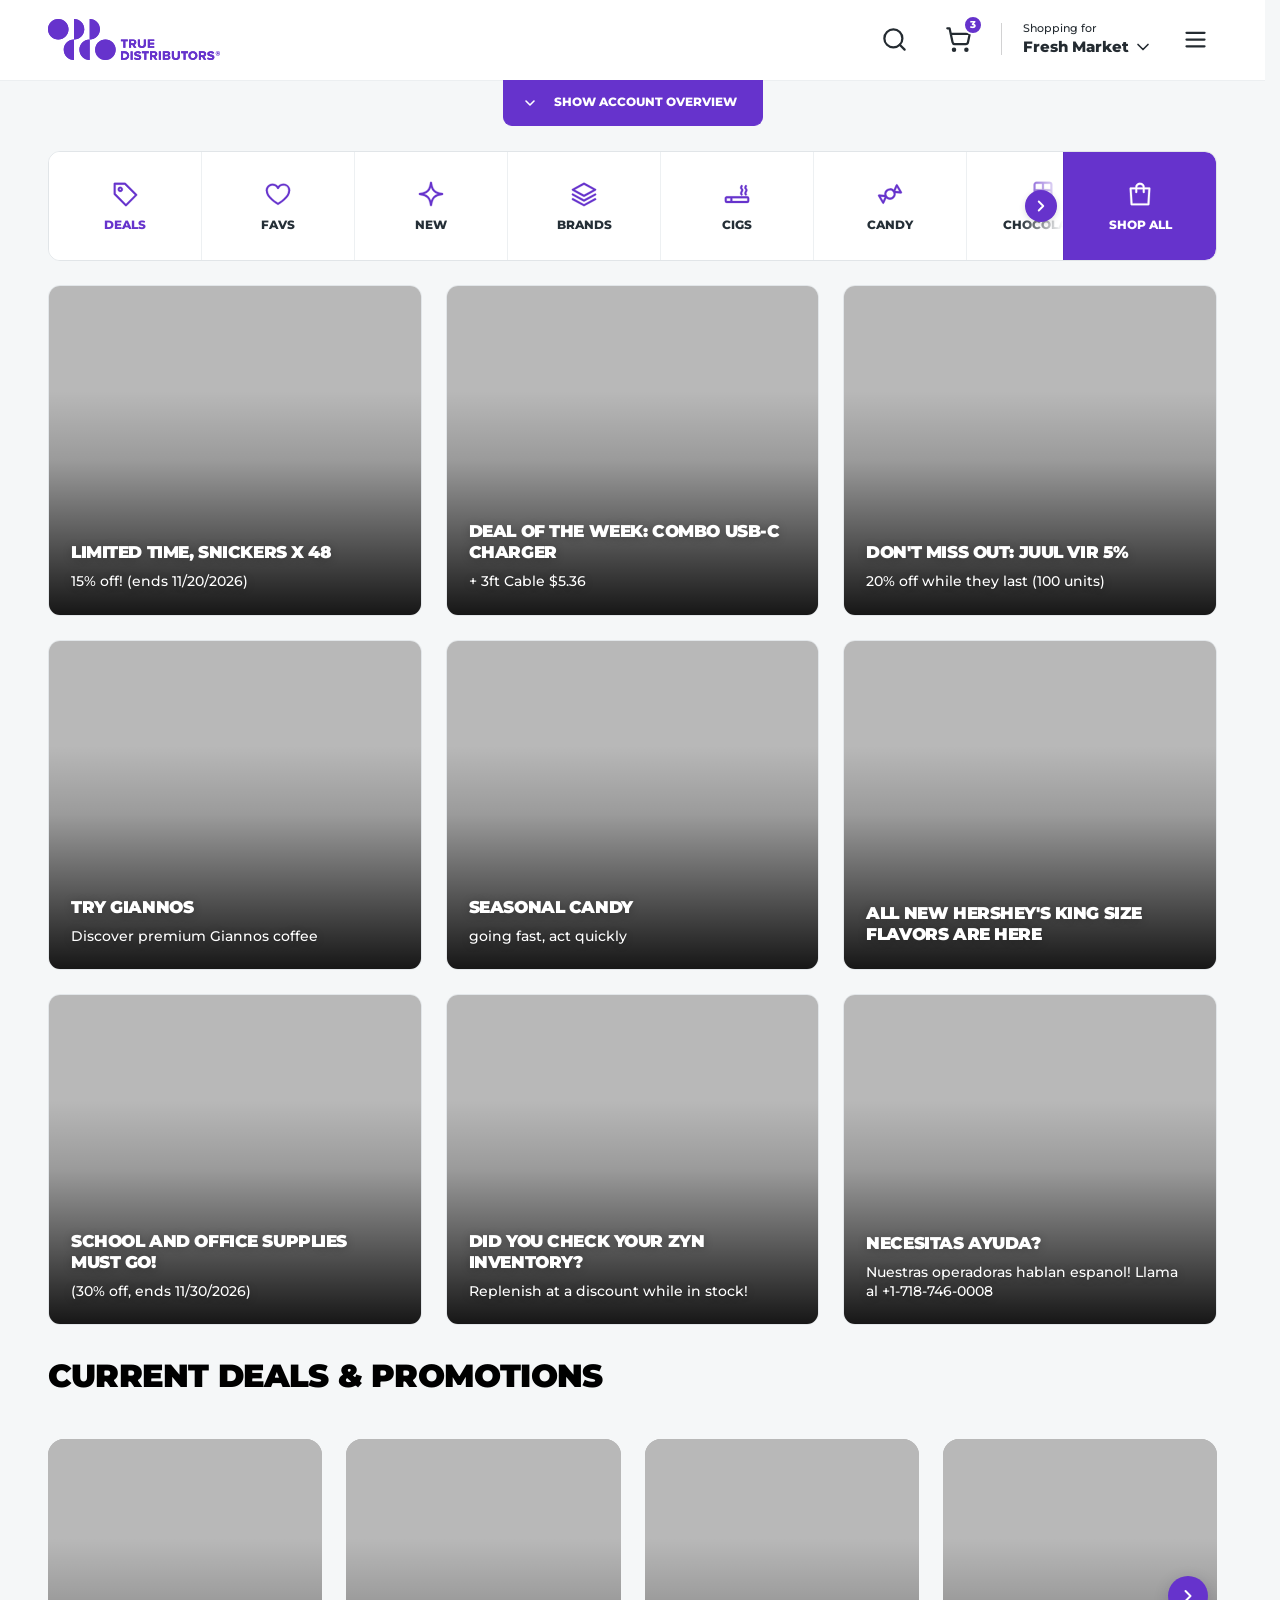
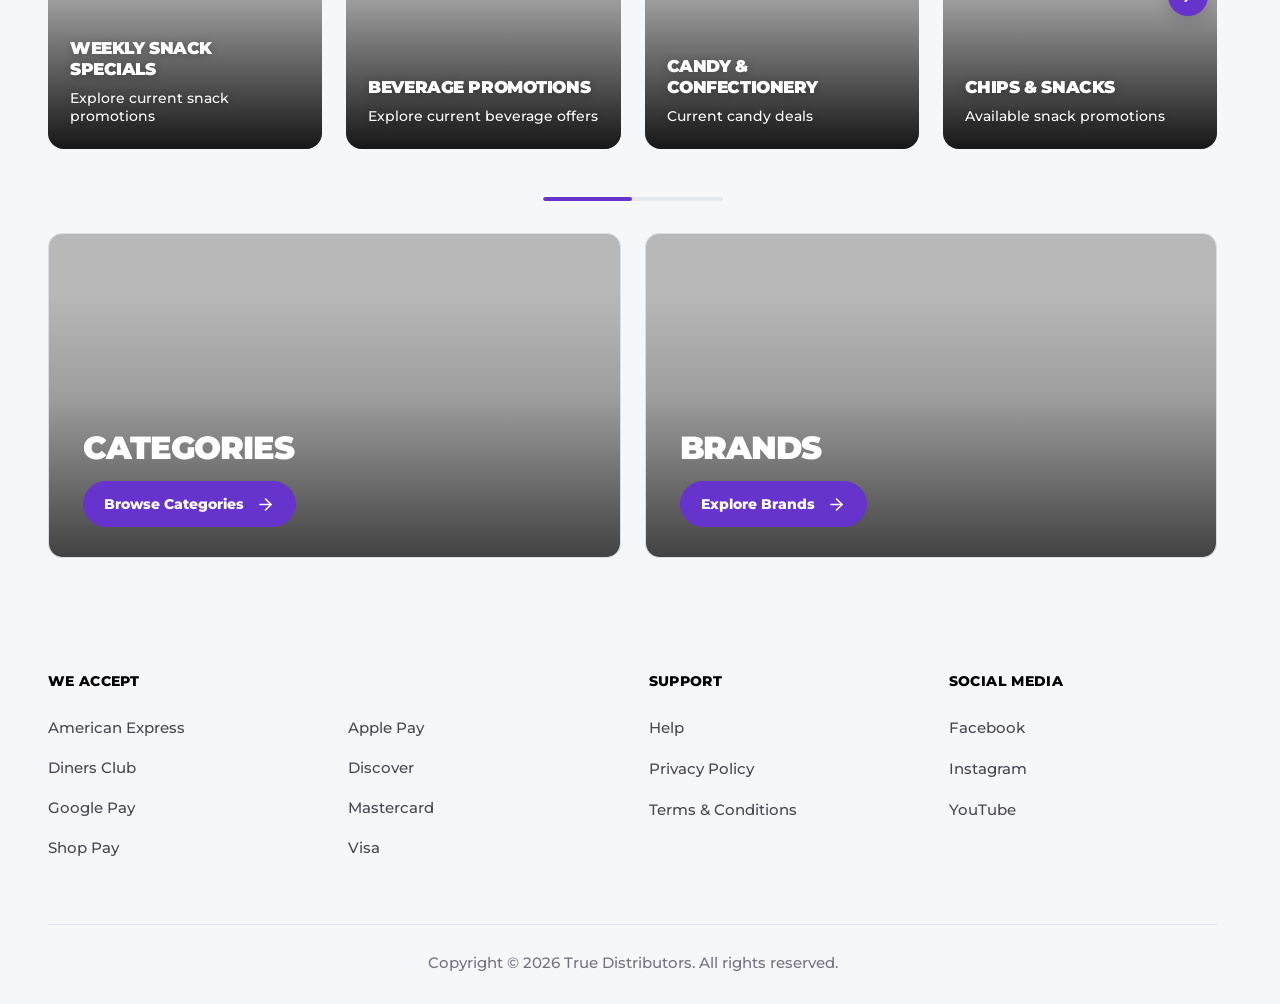
<file: dashboard_v2.html>
<!doctype html>
<html lang="en">
<head>
  <meta charset="utf-8">
  <meta name="viewport" content="width=device-width, initial-scale=1">
  <meta name="theme-color" content="#6633CC">
  <meta name="td-dashboard-ui-revision" content="20261105-nine-lossless-original-promos-no-overlay-v13">
  <title>Dashboard V2 — True Distributors</title>
  <meta name="td-dashboard-v2-publish" content="2026-11-10-compact-spacing">
  <link rel="preconnect" href="https://fonts.googleapis.com">
  <link rel="preconnect" href="https://fonts.gstatic.com" crossorigin>
  <link href="https://fonts.googleapis.com/css2?family=Montserrat:wght@400;500;600;700;800;900&display=swap" rel="stylesheet">
  <link rel="stylesheet" href="./styles.css?v=dashboard-menu-exact-20261104">
<style>
/* Desktop stays right-aligned; mobile layout follows index.html's logo + three icons. */
.site-nav{display:flex;align-items:center}
.shopping-nav-controls{margin-left:auto;justify-content:flex-end}
@media(max-width:760px){
  .site-nav .shopping-nav-controls>.shopping-nav-separator{display:none!important}
}
</style>
<style>
/* Dashboard-only solid purple block: exactly the Home hero minimum heights. */
.dashboard-purple-hero{width:100%;min-height:clamp(520px,68vw,740px);background:linear-gradient(to bottom,var(--purple,#6633CC) 0%,var(--purple,#6633CC) var(--dashboard-purple-stop,70%),#fff var(--dashboard-purple-stop,70%),#fff 100%)}
@media(max-width:760px){.dashboard-purple-hero{min-height:570px}}
</style>
<style>
/* Dashboard-only tracking, using the original storefront tokens. */
.dashboard-hero-content{width:min(1440px,calc(100% - 96px));margin:0 auto;padding:48px 0 68px}
.dashboard-tracking-heading{display:flex;align-items:center;justify-content:space-between;gap:24px;margin-bottom:22px;color:#fff}
.dashboard-tracking-heading h1{margin:0;font-size:clamp(26px,2.25vw,34px);font-weight:900;line-height:1.08;letter-spacing:-.035em}
@media(max-width:1300px) and (min-width:901px){.dashboard-tracking-column .dashboard-tracking-heading{align-items:flex-start;flex-direction:column;gap:9px}.dashboard-tracking-column .dashboard-order-meta{justify-content:flex-start}}
.dashboard-order-meta{display:flex;align-items:center;justify-content:flex-end;flex-wrap:wrap;gap:12px;margin:0;color:#fff;font-size:clamp(13px,1.15vw,16px);font-weight:500;line-height:1.5}
.dashboard-order-meta strong{font-weight:800}
.dashboard-tracking-card{width:100%;padding:26px 30px 24px;border:1px solid rgba(255,255,255,.82);border-radius:17px;background:linear-gradient(120deg,#fff 0%,#fff 56%,#faf8ff 100%);box-shadow:0 8px 22px rgba(31,12,69,.11);color:var(--ink)}
.dashboard-tracking-steps{position:relative;display:block;min-height:65px;margin:0;padding:0;list-style:none}
.dashboard-tracking-steps::before,.dashboard-tracking-steps::after{content:"";position:absolute;top:16px;left:17px;height:2px;border-radius:999px;pointer-events:none}
.dashboard-tracking-steps::before{right:17px;background:#e7e2ee}
.dashboard-tracking-steps::after{width:calc(33.3333% - 11.3333px);background:var(--purple)}
.dashboard-tracking-steps li{position:absolute;top:0;z-index:1;display:flex;flex-direction:column;align-items:center;gap:10px;min-width:0;white-space:nowrap;font-size:clamp(12px,1.1vw,15px);line-height:1.35;font-weight:700;text-align:center;transform:translateX(-50%)}
.dashboard-tracking-steps li:first-child{left:0;transform:none}
.dashboard-tracking-steps li:nth-child(2){left:calc(33.3333% + 5.6667px)}
.dashboard-tracking-steps li:nth-child(3){left:calc(66.6667% - 5.6667px)}
.dashboard-tracking-steps li:last-child{left:auto;right:0;transform:none}
.dashboard-tracking-marker{width:34px;height:34px;border:2px solid #b7afc1;border-radius:50%;flex:none;background:#fff;display:grid;place-items:center;position:relative;z-index:1;color:#fff;box-shadow:0 0 0 4px #fff}
.dashboard-tracking-steps .is-complete .dashboard-tracking-marker{background:var(--purple);border-color:var(--purple);box-shadow:0 0 0 4px #f0eafb}
.dashboard-tracking-steps .is-pending .dashboard-tracking-marker{background:#fff;border-color:#e7e2ee}
.dashboard-tracking-steps .is-pending{color:#565160}
@media(max-width:760px){
  .dashboard-hero-content{width:calc(100% - 36px);padding:32px 0 48px}
  .dashboard-tracking-heading{align-items:flex-start;flex-direction:column;gap:12px;margin-bottom:20px}
  .dashboard-tracking-heading h1{font-size:clamp(24px,6.4vw,30px)}
  .dashboard-order-meta{justify-content:flex-start;gap:8px;font-size:13px}
  .dashboard-tracking-card{padding:21px 15px 20px}
  .dashboard-tracking-steps{min-height:66px}
  .dashboard-tracking-steps li{gap:10px;font-size:clamp(9px,2.6vw,12px)}
  .dashboard-tracking-marker{width:28px;height:28px;box-shadow:0 0 0 3px #fff}
  .dashboard-tracking-steps .is-complete .dashboard-tracking-marker{box-shadow:0 0 0 3px #f0eafb}
  .dashboard-tracking-marker svg{width:16px;height:16px}
  .dashboard-tracking-steps::before,.dashboard-tracking-steps::after{top:13px;left:14px;height:2px}
  .dashboard-tracking-steps::before{right:14px}
  .dashboard-tracking-steps::after{width:calc(33.3333% - 9.3333px)}
  .dashboard-tracking-steps li:nth-child(2){left:calc(33.3333% + 4.6667px)}
  .dashboard-tracking-steps li:nth-child(3){left:calc(66.6667% - 4.6667px)}
}
</style>
<style>
/* Account Balance card beneath tracking, aligned to the right (~40%). */
.dashboard-overview-row{display:grid;grid-template-columns:minmax(0,60%) minmax(0,30%);justify-content:space-between;align-items:start;gap:24px}
.dashboard-tracking-column{min-width:0}
.dashboard-reorder-row{margin-top:28px}
.dashboard-reorder-row .dashboard-reorder-column{width:100%}
.dashboard-balance-column,.dashboard-reorder-column{min-width:0}
.dashboard-balance-card{width:100%;min-width:0;background:#fff;color:var(--ink);border:1px solid var(--line);border-radius:17px;overflow:hidden;box-shadow:0 8px 22px rgba(31,12,69,.11)}
.dashboard-balance-heading{margin:0 0 22px;color:#fff;font:900 clamp(26px,2.25vw,34px)/1.08 var(--font);letter-spacing:-.035em}
.dashboard-balance-body{padding:24px 25px 26px}
.dashboard-balance-summary{display:flex;flex-direction:column;gap:8px;margin-bottom:24px}
.dashboard-balance-label{font-size:14px;font-weight:600;color:#686375}
.dashboard-balance-amount{font-size:clamp(38px,3.2vw,49px);font-weight:900;letter-spacing:-.045em;line-height:1}
.dashboard-balance-footer{display:flex;align-items:flex-end;justify-content:space-between;gap:16px;flex-wrap:wrap}
.dashboard-balance-date{display:flex;flex-direction:column;gap:5px;margin:0;font-size:12px;font-weight:600;color:#686375}
.dashboard-balance-date strong{font-size:15px;font-weight:800;color:var(--ink)}
@media(max-width:900px){.dashboard-overview-row{grid-template-columns:minmax(0,1fr);gap:28px}.dashboard-reorder-row{margin-top:28px}}
@media(max-width:760px){
  .dashboard-overview-row{gap:22px}
  .dashboard-reorder-row{margin-top:22px}
  .dashboard-balance-heading{margin-bottom:20px;font-size:clamp(24px,6.4vw,30px)}
  .dashboard-balance-body{padding:22px 20px}
  .dashboard-balance-summary{margin-bottom:22px}
  .dashboard-balance-amount{font-size:40px}
}

/* Quick Reorder: reuse storefront search field, CTA and quantity control treatments. */
.dashboard-reorder-card{background:linear-gradient(120deg,#fff 0%,#fff 56%,#faf8ff 100%);border:1px solid rgba(255,255,255,.82);border-radius:17px;overflow:hidden;box-shadow:0 8px 22px rgba(31,12,69,.11);color:var(--ink)}
.dashboard-reorder-toolbar{display:flex;align-items:center;padding:24px;border-bottom:1px solid var(--line)}
.dashboard-reorder-toolbar .dashboard-reorder-search.header-search-inner{flex:1 1 100%;display:flex;align-items:center;gap:14px;box-sizing:border-box;min-width:0;max-width:none;width:100%;min-height:50px;height:50px;margin:0;padding:0 16px;border:1px solid rgba(8,7,11,.18);border-radius:12px;background:#fff;color:var(--ink);transform:none;transition:none}
.dashboard-reorder-toolbar .dashboard-reorder-search.header-search-inner:hover,.dashboard-reorder-toolbar .dashboard-reorder-search.header-search-inner:focus-within{border-color:rgba(8,7,11,.18)}
.dashboard-reorder-toolbar .dashboard-reorder-search.header-search-inner input{flex:1;min-width:0;width:100%;height:48px;padding:0;border:0;outline:0;background:transparent;color:var(--ink);font:500 15px var(--font)}
.dashboard-reorder-toolbar .dashboard-reorder-search.header-search-inner input::placeholder{color:#777;opacity:1}
.dashboard-reorder-toolbar .dashboard-reorder-search.header-search-inner svg{width:24px;height:24px;flex:none}
.dashboard-reorder-table-wrap{width:100%;overflow-x:auto}
.dashboard-reorder-table{width:100%;border-collapse:collapse;table-layout:fixed}
.dashboard-reorder-table th{padding:16px 24px;text-align:left;font:800 13px var(--font);letter-spacing:.035em;color:var(--ink);background:#faf9fc}
.dashboard-reorder-table td{padding:15px 24px;font:700 15px/1.5 var(--font);border-top:1px solid var(--line);vertical-align:middle}
.dashboard-reorder-table th:nth-child(3),.dashboard-reorder-table td:nth-child(3){width:188px;text-align:center}
.dashboard-reorder-table th:nth-child(1),.dashboard-reorder-table td:nth-child(1){width:64px;text-align:center;padding-left:16px;padding-right:10px}
.dashboard-reorder-table input[type=checkbox]{appearance:none;display:inline-grid;place-content:center;width:20px;height:20px;border:1.5px solid #aaa3b6;border-radius:5px;background:#fff;cursor:pointer;vertical-align:middle}
.dashboard-reorder-table input[type=checkbox]:checked{background:var(--purple);border-color:var(--purple)}
.dashboard-reorder-table input[type=checkbox]:checked::after{content:"";width:9px;height:5px;border:solid #fff;border-width:0 0 2px 2px;transform:rotate(-45deg) translate(1px,-1px)}
.dashboard-reorder-table input[type=checkbox]:focus-visible{outline:2px solid var(--cyan);outline-offset:3px}
.dashboard-reorder-quantity{display:flex;align-items:center;justify-content:center;gap:10px}
.dashboard-reorder-quantity .td-qty-step{display:grid;place-items:center;width:36px;height:36px;padding:0;border:0;border-radius:12px;background:var(--purple);color:#fff;font:800 19px var(--font);cursor:pointer}
.dashboard-reorder-quantity .td-qty-step:hover{background:#4b21a6}
.dashboard-reorder-quantity .td-qty-step:focus-visible{outline:2px solid var(--cyan);outline-offset:3px}
.dashboard-reorder-quantity output{min-width:25px;text-align:center;font:800 16px var(--font)}
.dashboard-reorder-actions{min-height:88px;display:flex;align-items:center;justify-content:space-between;gap:16px;padding:16px 24px;border-top:1px solid var(--line)}
.dashboard-reorder-feedback{flex:1;min-width:0;font:600 13px/1.4 var(--font);color:#686375}
.dashboard-reorder-action-buttons{display:flex;align-items:center;justify-content:flex-end;gap:12px;flex:none}
/* Standardized CTAs: exact Home Explore Products pill geometry and typography. */
.dashboard-hero-content button.dashboard-action.hero-cta{
  -webkit-appearance:none;appearance:none;box-sizing:border-box;
  display:inline-flex;flex:0 0 auto;align-items:center;justify-content:center;
  width:auto;min-width:190px;min-height:54px;height:54px;max-width:100%;
  gap:12px;margin:0;padding:0 25px;border:0;border-radius:999px;
  font-family:var(--font);font-size:14px;font-weight:800;line-height:1;
  letter-spacing:0;text-transform:none;text-align:center;white-space:nowrap;
  cursor:pointer;transform:none;box-shadow:none;transition:none;
}
.dashboard-hero-content button.dashboard-action-primary.hero-cta,
.dashboard-hero-content button.dashboard-action-primary.hero-cta:hover{
  background:var(--purple);color:#fff;border:0;box-shadow:none;transform:none;
}
.dashboard-hero-content button.dashboard-action-secondary.hero-cta,
.dashboard-hero-content button.dashboard-action-secondary.hero-cta:hover{
  background:#eee8fa;color:var(--purple);border:0;box-shadow:none;transform:none;
}
.dashboard-hero-content button.dashboard-action.hero-cta:focus-visible{
  outline:2px solid var(--cyan);outline-offset:3px;
}
.dashboard-hero-content button.dashboard-action.hero-cta .lucide-icon{width:20px;height:20px;flex:none}
@media(max-width:760px){
  .dashboard-reorder-toolbar{padding:24px}
  .dashboard-reorder-toolbar .dashboard-reorder-search.header-search-inner{height:48px;min-height:48px;padding:0 12px;gap:8px}
  .dashboard-reorder-toolbar .dashboard-reorder-search.header-search-inner input{height:46px;font-size:15px}
  .dashboard-reorder-toolbar .dashboard-reorder-search.header-search-inner svg{width:20px;height:20px}
  .dashboard-reorder-table th{padding:13px 12px;font-size:12px}
  .dashboard-reorder-table td{padding:13px 12px;font-size:14px}
  .dashboard-reorder-table th:nth-child(3),.dashboard-reorder-table td:nth-child(3){width:140px}
  .dashboard-reorder-table th:nth-child(1),.dashboard-reorder-table td:nth-child(1){width:44px;padding:7px}
  .dashboard-reorder-quantity{gap:5px}
  .dashboard-reorder-quantity .td-qty-step{width:29px;height:32px;border-radius:10px;font-size:17px}
  .dashboard-reorder-quantity output{min-width:21px;font-size:14px}
  .dashboard-reorder-actions{padding:14px 15px;gap:10px;flex-wrap:wrap}
  .dashboard-reorder-action-buttons{gap:9px;margin-left:auto}
  .dashboard-hero-content button.dashboard-action.hero-cta{width:auto;min-width:0;min-height:48px;height:48px;padding:0 18px;gap:8px;font-size:13px}
}
</style>
<style>
/* Account Balance: compact, balanced layout matching Order Tracking's card language. */
.dashboard-overview-row{
  grid-template-columns:minmax(0,7fr) minmax(0,3fr);
  justify-content:stretch;
  align-items:start;
  column-gap:24px;
}
.dashboard-balance-column .dashboard-balance-heading{
  margin:0 0 22px;
  color:#fff;
  font:900 clamp(26px,2.25vw,34px)/1.08 var(--font);
  letter-spacing:-.035em;
}
.dashboard-balance-column .dashboard-balance-card{
  background:linear-gradient(120deg,#fff 0%,#fff 56%,#faf8ff 100%);
  border:1px solid rgba(255,255,255,.82);
  border-radius:17px;
  box-shadow:0 8px 22px rgba(31,12,69,.11);
}
.dashboard-balance-column .dashboard-balance-body{
  display:flex;
  flex-direction:column;
  align-items:stretch;
  justify-content:center;
  gap:16px;
  padding:22px 24px;
}
.dashboard-balance-column .dashboard-balance-summary{
  display:flex;flex-direction:column;gap:5px;margin:0;
}
.dashboard-balance-column .dashboard-balance-label{font-size:13px;font-weight:600;color:#686375}
.dashboard-balance-column .dashboard-balance-amount{
  font-size:clamp(30px,2.8vw,42px);
  font-weight:900;
  line-height:1.05;
  letter-spacing:-.045em;
}
.dashboard-balance-column .dashboard-balance-footer{
  display:flex;
  flex-direction:row;
  align-items:center;
  justify-content:space-between;
  gap:12px;
  flex-wrap:wrap;
}
.dashboard-balance-column .dashboard-balance-date{display:flex;flex-direction:column;gap:5px;margin:0;font-size:12px;font-weight:600;color:#686375}
.dashboard-balance-column .dashboard-balance-date strong{font-size:14px;font-weight:800;color:var(--ink)}
.dashboard-balance-column button.dashboard-action.hero-cta{
  width:auto;min-width:0;min-height:46px;height:46px;
  padding:0 18px;font-size:13px;white-space:nowrap;
}
.dashboard-reorder-row{margin-top:32px}
@media(min-width:901px) and (max-width:1200px){
  .dashboard-balance-column .dashboard-balance-footer{align-items:stretch;flex-direction:column}
  .dashboard-balance-column button.dashboard-action.hero-cta{width:100%}
}
@media(max-width:900px){
  .dashboard-overview-row{grid-template-columns:minmax(0,1fr);row-gap:26px}
  .dashboard-balance-column .dashboard-balance-body{padding:22px 24px}
  .dashboard-reorder-row{margin-top:26px}
}
@media(max-width:480px){
  .dashboard-balance-column .dashboard-balance-body{padding:20px}
  .dashboard-balance-column .dashboard-balance-footer{align-items:stretch;flex-direction:column}
  .dashboard-balance-column button.dashboard-action.hero-cta{width:100%}
}
</style>
<style>
/* Layout only: full-width Quick Reorder first, Account Balance and Tracking stacked below. */
.dashboard-hero-content .dashboard-reorder-row{margin-top:0}
.dashboard-balance-stack{width:30%;margin:32px 0 0 auto;display:flex;flex-direction:column;gap:32px;min-width:0}
.dashboard-balance-stack .dashboard-tracking-column,.dashboard-balance-stack .dashboard-balance-column{width:100%;min-width:0}
.dashboard-balance-stack .dashboard-tracking-heading{flex-direction:column;align-items:flex-start;gap:8px}
.dashboard-balance-stack .dashboard-order-meta{justify-content:flex-start;text-align:left;white-space:normal}
.dashboard-balance-stack .dashboard-tracking-steps li{font-size:clamp(9px,.85vw,12px)}
.dashboard-balance-stack .dashboard-tracking-card{padding:22px 20px 20px}
@media(max-width:900px){
  .dashboard-balance-stack{width:100%;margin-top:26px;gap:26px}
  .dashboard-balance-stack .dashboard-tracking-steps li{font-size:clamp(10px,2.6vw,14px)}
}
</style>
<style>
/* Quick Reorder 60% left; Balance and Order Tracking stack at 30% right. */
.dashboard-hero-content .dashboard-main-grid{
  display:grid;
  grid-template-columns:minmax(0,65%) minmax(0,30%);
  align-items:start;
  justify-content:space-between;
  gap:0;
}
.dashboard-hero-content .dashboard-main-grid > .dashboard-reorder-row{min-width:0;width:100%;margin:0}
.dashboard-hero-content .dashboard-main-grid > .dashboard-balance-stack{
  min-width:0;width:100%;margin:0;gap:48px;
}
@media(max-width:900px){
  .dashboard-hero-content .dashboard-main-grid{grid-template-columns:minmax(0,1fr);gap:26px}
  .dashboard-hero-content .dashboard-main-grid > .dashboard-balance-stack{gap:36px}
}
</style>
<style>
/* Vertical order progress inside the right-hand dashboard column. */
.dashboard-balance-stack .dashboard-tracking-steps{
  --tracking-marker-size:34px;
  position:relative;
  display:grid;
  grid-template-columns:minmax(0,1fr);
  row-gap:38px;
  min-height:0;
  margin:0;
  padding:0;
  list-style:none;
}
.dashboard-balance-stack .dashboard-tracking-steps::before,
.dashboard-balance-stack .dashboard-tracking-steps::after{
  content:"";
  position:absolute;
  left:calc(var(--tracking-marker-size) / 2 - 1px);
  right:auto;
  top:calc(var(--tracking-marker-size) / 2);
  width:2px;
  border-radius:99px;
  pointer-events:none;
}
.dashboard-balance-stack .dashboard-tracking-steps::before{
  height:calc(100% - var(--tracking-marker-size));
  background:#e7e2ee;
}
.dashboard-balance-stack .dashboard-tracking-steps::after{
  height:calc((100% - var(--tracking-marker-size)) / 3);
  background:var(--purple);
}
.dashboard-balance-stack .dashboard-tracking-steps li,
.dashboard-balance-stack .dashboard-tracking-steps li:first-child,
.dashboard-balance-stack .dashboard-tracking-steps li:nth-child(2),
.dashboard-balance-stack .dashboard-tracking-steps li:nth-child(3),
.dashboard-balance-stack .dashboard-tracking-steps li:last-child{
  position:relative;
  left:auto;
  right:auto;
  top:auto;
  transform:none;
  display:flex;
  flex-direction:row;
  align-items:center;
  justify-content:flex-start;
  gap:14px;
  min-height:var(--tracking-marker-size);
  white-space:normal;
  font-size:14px;
  line-height:1.35;
  text-align:left;
}
.dashboard-balance-stack .dashboard-tracking-steps .dashboard-tracking-marker{
  width:var(--tracking-marker-size);
  height:var(--tracking-marker-size);
}
@media(max-width:760px){
  .dashboard-balance-stack .dashboard-tracking-steps{--tracking-marker-size:28px}
  .dashboard-balance-stack .dashboard-tracking-steps li{font-size:13px}
}
</style>
<style>
/* Clean, original vertical tracking with a title and explanatory subtitle per step. */
.dashboard-balance-stack .dashboard-tracking-step-copy{
  display:flex;flex-direction:column;align-items:flex-start;gap:5px;
  min-width:0;text-align:left;
}
.dashboard-balance-stack .dashboard-tracking-step-copy strong{
  font-size:16px;line-height:1.35;font-weight:800;color:var(--ink);
}
.dashboard-balance-stack .dashboard-tracking-step-copy small{
  font-size:14px;line-height:1.5;font-weight:500;color:#777181;
}
.dashboard-balance-stack .dashboard-tracking-steps li.is-pending .dashboard-tracking-step-copy strong{color:#565160}
@media(max-width:760px){
  .dashboard-balance-stack .dashboard-tracking-step-copy strong{font-size:15px}
  .dashboard-balance-stack .dashboard-tracking-step-copy small{font-size:13px}
}
</style><style>
/* Quick Reorder card ends at the bottom of Order Tracking; only its product list scrolls. */
@media(min-width:901px){
  .dashboard-main-grid .dashboard-reorder-row,
  .dashboard-main-grid .dashboard-reorder-column{min-width:0;min-height:0}
  .dashboard-main-grid .dashboard-reorder-column{display:flex;flex-direction:column}
  .dashboard-main-grid .dashboard-reorder-column > .dashboard-balance-heading{flex:none}
  .dashboard-main-grid .dashboard-reorder-card{
    display:flex;flex-direction:column;
    height:var(--dashboard-reorder-card-height,auto);
    min-height:0;
  }
  .dashboard-main-grid .dashboard-reorder-toolbar,
  .dashboard-main-grid .dashboard-reorder-actions{flex:0 0 auto}
  .dashboard-main-grid .dashboard-reorder-table-wrap{
    flex:1 1 auto;min-height:0;overflow-y:auto;overflow-x:auto;
    overscroll-behavior:contain;
  }
  .dashboard-main-grid .dashboard-reorder-table thead{
    position:sticky;top:0;z-index:2;
  }
}
@media(max-width:900px){
  .dashboard-main-grid .dashboard-reorder-card{height:auto}
  .dashboard-main-grid .dashboard-reorder-table-wrap{max-height:none;overflow-y:visible}
}
</style>
<style>
/* Quick Reorder only: subtle white fade signals additional products below. */
.dashboard-main-grid .dashboard-reorder-card{position:relative}
.dashboard-main-grid .dashboard-reorder-table-region{position:relative;flex:1 1 auto;min-height:0;min-width:0}
.dashboard-main-grid .dashboard-reorder-table-region .dashboard-reorder-table-wrap{height:100%;min-height:0}
.dashboard-main-grid .dashboard-reorder-table-region::after{
  content:"";position:absolute;z-index:3;left:0;right:0;bottom:0;height:72px;
  background:linear-gradient(to bottom,rgba(255,255,255,0) 0%,rgba(255,255,255,.65) 60%,#fff 100%);
  opacity:0;pointer-events:none;transition:opacity .18s ease;
}
.dashboard-main-grid .dashboard-reorder-table-region.has-more-below::after{opacity:1}
@media(max-width:900px){
  .dashboard-main-grid .dashboard-reorder-table-region{flex:none}
  .dashboard-main-grid .dashboard-reorder-table-region .dashboard-reorder-table-wrap{height:auto}
  .dashboard-main-grid .dashboard-reorder-table-region::after{display:none}
}
</style>
<style>
/* Standalone promotions section under the dashboard cards. */
.dashboard-promotions{background:#fff;padding:32px 0 80px;color:var(--ink)}
.dashboard-promotions-inner{width:min(1440px,calc(100% - 96px));margin:0 auto}
.dashboard-promotions-heading{margin:0 0 24px;color:var(--ink);font:900 clamp(26px,2.25vw,34px)/1.1 var(--font);letter-spacing:-.035em}
.dashboard-promotions-grid{display:grid;grid-template-columns:repeat(3,minmax(0,1fr));gap:24px}
.dashboard-promo-card{min-width:0;background:#fff;border:1px solid #e8e4ee;border-radius:17px;overflow:hidden;box-shadow:0 8px 22px rgba(31,12,69,.11);display:flex;flex-direction:column}
.dashboard-promo-art{position:relative;width:100%;overflow:hidden;background:#f0ebfb}
.dashboard-promo-art img{display:block;width:100%;height:auto;object-fit:contain}
.dashboard-promo-text{padding:18px 22px 20px;min-height:88px;display:flex;flex-direction:column;justify-content:center;gap:6px}
.dashboard-promo-text h3{margin:0;font:900 18px/1.25 var(--font);letter-spacing:-.02em;color:var(--ink)}
.dashboard-promo-text p{margin:0;font:500 14px/1.5 var(--font);color:#686375}
@media(max-width:900px){.dashboard-promotions-grid{grid-template-columns:repeat(2,minmax(0,1fr));gap:18px}}
@media(max-width:760px){.dashboard-promotions{padding:24px 0 54px}.dashboard-promotions-inner{width:calc(100% - 36px)}.dashboard-promotions-heading{font-size:clamp(24px,6.4vw,30px);margin-bottom:20px}}
@media(max-width:560px){.dashboard-promotions-grid{grid-template-columns:1fr}.dashboard-promo-text{padding:16px 18px}.dashboard-promo-text h3{font-size:17px}}
</style>
<style>
/* Selected-products action belongs only to the Quick Reorder toolbar. */
.dashboard-reorder-toolbar{gap:14px}
.dashboard-reorder-toolbar .dashboard-reorder-search.header-search-inner{flex:1 1 auto}
.dashboard-reorder-toolbar .dashboard-clear-selected{
  display:inline-flex;align-items:center;justify-content:center;gap:10px;flex:0 0 auto;
  min-height:50px;padding:0 18px;border:0;border-radius:12px;
  background:#fbe5e9;color:#cc3152;font:800 13px/1.2 var(--font);
  white-space:nowrap;cursor:pointer;box-shadow:none;transition:none;
}
.dashboard-reorder-toolbar .dashboard-clear-selected[hidden]{display:none!important}
.dashboard-reorder-toolbar .dashboard-clear-selected:hover{background:#fbe5e9;color:#cc3152}
.dashboard-reorder-toolbar .dashboard-clear-selected:focus-visible{outline:2px solid #cc3152;outline-offset:3px}
.dashboard-reorder-toolbar .dashboard-clear-selected svg{width:18px;height:18px;flex:none}
@media(max-width:560px){
  .dashboard-reorder-toolbar{gap:10px;flex-wrap:wrap}
  .dashboard-reorder-toolbar .dashboard-reorder-search.header-search-inner{flex:1 1 100%}
  .dashboard-reorder-toolbar .dashboard-clear-selected{min-height:44px;margin-left:auto;padding:0 14px}
}
</style><style>
/* Unified storefront card styling: same as .card in styles.css.
   Dashboard-only: never change storefront pages. */
.dashboard-purple-hero .dashboard-reorder-card,
.dashboard-purple-hero .dashboard-balance-card,
.dashboard-purple-hero .dashboard-tracking-card,
.dashboard-promotions .dashboard-promo-card{
  background:#fff;
  border:1px solid var(--line);
  border-radius:17px;
  box-shadow:none;
  overflow:hidden;
}
.dashboard-purple-hero .dashboard-reorder-card:hover,
.dashboard-purple-hero .dashboard-balance-card:hover,
.dashboard-purple-hero .dashboard-tracking-card:hover,
.dashboard-promotions .dashboard-promo-card:hover{
  border-color:var(--line);
  box-shadow:none;
  transform:none;
}
</style>

<style>
/* Quick Reorder product-name + item ID follows the storefront product-card standard. */
.dashboard-reorder-table .dashboard-reorder-product-name{font-weight:700;color:var(--ink)}
.dashboard-reorder-table .dashboard-reorder-product-separator{color:#a5a1ae;font-weight:600;margin:0 5px}
.dashboard-reorder-table .dashboard-reorder-item-id{color:var(--purple);font-size:12px;font-weight:700;letter-spacing:.06em;white-space:nowrap}
</style>
<style>
/* Exact storefront New Arrivals card/carousel primitives scoped to this Dashboard section. */
.dashboard-products-section{padding:12px 0 100px;background:#fff;color:var(--ink)}
.dashboard-products-inner{width:min(1440px,calc(100% - 96px));margin:0 auto}
.dashboard-products-section .section-header{margin-bottom:24px}
.dashboard-products-section #dashboardNewTitle{margin:20px 0 0;font-size:clamp(42px,5vw,70px);line-height:1;letter-spacing:-.035em;font-weight:900;color:#000}
.dashboard-products-section .card{box-shadow:none}
.dashboard-products-section .prices{display:flex!important}
.dashboard-products-section .old,.dashboard-products-section .new-price{display:block!important}
.dashboard-products-section .carousel-arrow:disabled{opacity:0;pointer-events:none}
.dashboard-products-section .dashboard-carousel-feedback{color:var(--purple);font:600 12px/1.5 var(--font);min-height:18px}
@media(max-width:760px){
  .dashboard-products-section{padding:8px 0 64px}
  .dashboard-products-inner{width:calc(100% - 36px)}
  .dashboard-products-section #dashboardNewTitle{font-size:clamp(37px,8vw,54px)}
}
</style>

<style>
/* Mobile-only Dashboard: Balance → Tracking → Quick Reorder. Desktop remains unchanged. */
@media(max-width:900px){
  .dashboard-hero-content .dashboard-main-grid{
    display:flex;flex-direction:column;align-items:stretch;gap:28px;
  }
  .dashboard-hero-content .dashboard-main-grid > .dashboard-balance-stack{
    order:0;width:100%;margin:0;gap:28px;
  }
  .dashboard-hero-content .dashboard-main-grid > .dashboard-reorder-row{
    order:1;width:100%;margin:0;
  }
  .dashboard-main-grid .dashboard-reorder-table{
    border-collapse:separate;border-spacing:0 9px;
    width:100%;table-layout:fixed;padding:0 10px 12px;
  }
  .dashboard-main-grid .dashboard-reorder-table thead th{
    background:#fff;border:0;
  }
  .dashboard-main-grid .dashboard-reorder-table tbody td{
    background:#faf9fc;
    border-top:1px solid var(--line);
    border-bottom:1px solid var(--line);
    padding-top:16px;padding-bottom:16px;
  }
  .dashboard-main-grid .dashboard-reorder-table tbody td:first-child{
    border-left:1px solid var(--line);
    border-radius:12px 0 0 12px;
  }
  .dashboard-main-grid .dashboard-reorder-table tbody td:last-child{
    border-right:1px solid var(--line);
    border-radius:0 12px 12px 0;
  }
  .dashboard-main-grid .dashboard-reorder-table tbody tr:has(input[type="checkbox"]:checked) td{
    background:#f4efff;border-top-color:#dacdf6;border-bottom-color:#dacdf6;
  }
  .dashboard-main-grid .dashboard-reorder-table tbody tr:has(input[type="checkbox"]:checked) td:first-child{border-left-color:#dacdf6}
  .dashboard-main-grid .dashboard-reorder-table tbody tr:has(input[type="checkbox"]:checked) td:last-child{border-right-color:#dacdf6}
}
@media(max-width:560px){
  .dashboard-main-grid .dashboard-reorder-table{padding:0 6px 10px;border-spacing:0 8px}
  .dashboard-main-grid .dashboard-reorder-table tbody td{padding-top:13px;padding-bottom:13px}
}
/* Compact internal scrolling for mobile Quick Reorder cards; toolbar and actions stay visible. */
@media(max-width:900px){
  .dashboard-hero-content .dashboard-main-grid .dashboard-reorder-card{
    display:flex;
    flex-direction:column;
    height:auto;
    max-height:none;
  }
  .dashboard-hero-content .dashboard-main-grid .dashboard-reorder-toolbar,
  .dashboard-hero-content .dashboard-main-grid .dashboard-reorder-actions{
    flex:0 0 auto;
  }
  .dashboard-hero-content .dashboard-main-grid .dashboard-reorder-table-region{
    display:block;
    flex:0 1 auto;
    min-height:0;
    height:clamp(285px,45vh,410px);
    max-height:clamp(285px,45vh,410px);
    overflow:hidden;
  }
  .dashboard-hero-content .dashboard-main-grid .dashboard-reorder-table-region .dashboard-reorder-table-wrap{
    width:100%;
    height:100%;
    max-height:100%;
    overflow-x:auto;
    overflow-y:auto;
    overscroll-behavior-y:contain;
    -webkit-overflow-scrolling:touch;
    scrollbar-width:thin;
    scrollbar-color:#cbbce9 transparent;
    touch-action:pan-y;
  }
  .dashboard-hero-content .dashboard-main-grid .dashboard-reorder-table-region::after{
    display:block;
    pointer-events:none;
  }
}
</style>
<style>
/* Exact full-screen purple burger from landing-build.js, Dashboard only. */
:root{--td-ease:cubic-bezier(.22,1,.36,1);--td-fast:.22s;--td-mid:.34s}
html{scrollbar-gutter:stable}
body.td-locked{overflow:clip;touch-action:none}
body.td-login-menu-open .site-header{position:sticky!important;top:0;z-index:2700!important;visibility:visible!important}
body.td-login-menu-open .mobile-menu-toggle{position:relative!important;z-index:2701!important;display:inline-flex!important;visibility:visible!important;opacity:1!important;pointer-events:auto!important}
body.td-login-menu-open .mobile-menu-toggle .mobile-menu-open-icon{display:none!important}
body.td-login-menu-open .mobile-menu-toggle .mobile-menu-close-icon{display:block!important}
/* Burger full-screen purple menu — smooth open/close with clip-path */
.mobile-menu-panel.td-login-panel{position:fixed!important;inset:0!important;z-index:2500!important;width:100vw!important;height:100dvh!important;background:var(--purple)!important;color:#fff!important;padding:0!important;overflow:hidden!important;display:grid!important;grid-template-rows:1fr!important;visibility:hidden;clip-path:inset(0 0 100% 0);transition:clip-path var(--td-mid) var(--td-ease),visibility 0s linear var(--td-mid)}
body.td-login-menu-open .mobile-menu-panel.td-login-panel{visibility:visible;clip-path:inset(0 0 0 0);transition:clip-path var(--td-mid) var(--td-ease),visibility 0s}
.mobile-menu-panel.td-login-panel .mobile-menu-reveal{height:100%!important;overflow:hidden!important}
.mobile-menu-panel.td-login-panel .mobile-menu-content{width:min(620px,calc(100% - 44px))!important;height:100%!important;margin:0 auto!important;padding:92px 0 42px!important;display:flex!important;flex-direction:column!important;align-items:center!important;justify-content:center!important;text-align:center!important;transform:none!important;gap:0!important}
.mobile-menu-panel.td-login-panel .quick-shop-button,.mobile-menu-panel.td-login-panel .shopping-nav-separator,.mobile-menu-panel.td-login-panel .menu-auth-link{display:none!important}
/* Header + nav items transition smoothly in and out with the menu */
.site-header{transition:background var(--td-mid) var(--td-ease),border-color var(--td-mid) var(--td-ease)}
.site-nav-logo,.header-search-toggle,.shopping-cart-button,.quick-shop-button,.shopping-nav-separator,.shopping-user{transition:opacity var(--td-fast) var(--td-ease)}
.mobile-menu-toggle{transition:color var(--td-fast) var(--td-ease)}
body.td-login-menu-open .site-header{background:var(--purple)!important;border-bottom-color:transparent!important}
body.td-login-menu-open .site-nav-logo,body.td-login-menu-open .header-search-toggle,body.td-login-menu-open .shopping-cart-button,body.td-login-menu-open .quick-shop-button,body.td-login-menu-open .shopping-nav-separator,body.td-login-menu-open .shopping-user{opacity:0!important;pointer-events:none!important}
body.td-login-menu-open .mobile-menu-toggle{color:#fff!important}
.td-burger-nav{width:100%;display:flex;flex-direction:column;align-items:center;justify-content:center;gap:24px}
.td-burger-link{color:#fff!important;text-decoration:none!important;font:950 clamp(30px,4.2vw,52px) var(--font);letter-spacing:.035em;line-height:1.05;text-align:center;opacity:0;transform:translateY(14px);transition:opacity var(--td-fast) ease,transform var(--td-mid) var(--td-ease)}
body.td-login-menu-open .td-burger-link{opacity:1;transform:translateY(0)}
body.td-login-menu-open .td-burger-link:nth-child(1){transition-delay:.08s}
body.td-login-menu-open .td-burger-link:nth-child(2){transition-delay:.12s}
body.td-login-menu-open .td-burger-link:nth-child(3){transition-delay:.16s}
body.td-login-menu-open .td-burger-link:nth-child(4){transition-delay:.20s}
body.td-login-menu-open .td-burger-link:nth-child(5){transition-delay:.24s}
body.td-login-menu-open .td-burger-link:nth-child(6){transition-delay:.28s}
.td-burger-link:hover,.td-burger-link:focus-visible{opacity:.75;outline:none}
@media(max-width:760px){
  .td-burger-nav{gap:18px}
  .td-burger-link{font-size:38px}
}
@media(max-width:760px){
  .mobile-menu-panel.td-login-panel .mobile-menu-reveal{overflow-y:auto!important;overscroll-behavior:contain}
  .mobile-menu-panel.td-login-panel .mobile-menu-content{height:auto!important;min-height:100%;padding:78px 0 34px!important;gap:24px!important}
  .mobile-menu-panel.td-login-panel .shopping-user{display:flex!important;flex:0 0 auto!important;align-items:center;justify-content:center;width:min(340px,100%);margin:0 auto}
  .mobile-menu-panel.td-login-panel .shopping-user-details{width:100%}
  .mobile-menu-panel.td-login-panel .mobile-user-trigger{display:flex;align-items:center;justify-content:space-between;width:100%;max-width:none;min-height:56px;padding:12px 18px;border:1px solid rgba(255,255,255,.28);border-radius:12px;background:rgba(255,255,255,.10);color:#fff}
  .mobile-menu-panel.td-login-panel .mobile-user-trigger-label{color:rgba(255,255,255,.78)}
  .mobile-menu-panel.td-login-panel .mobile-user-trigger-name{color:#fff}
}
@media(max-width:400px){.td-burger-link{font-size:clamp(27px,9vw,38px)}}
@media(prefers-reduced-motion:reduce){.td-burger-link{transition:none!important}}
</style>
<style>
/* Dashboard uses storefront UI kit: .card, .card-info, .picture, .hero-cta,
   .view-all and .product-title from styles.css. Only dashboard layout below. */
.dashboard-compact-hero{min-height:0!important;background:var(--purple)!important;padding:90px 0!important}
.dashboard-compact-hero .dashboard-hero-content{padding:0!important}
.dashboard-summary-three{display:grid;grid-template-columns:minmax(0,1.2fr) minmax(0,.9fr) minmax(0,1fr);gap:18px;align-items:stretch}
.dashboard-summary-panel{min-width:0;display:flex;flex-direction:column;gap:14px}
.dashboard-panel-heading{display:flex;justify-content:space-between;align-items:center;gap:12px;min-height:38px}
.dashboard-panel-heading h2{margin:0;color:#fff;font:900 clamp(18px,1.75vw,25px)/1.1 var(--font);letter-spacing:-.035em}
.dashboard-summary-panel .dashboard-summary-card{flex:1;width:100%;min-width:0;display:flex;flex-direction:column;justify-content:center;padding:20px 22px;border:1px solid var(--line);border-radius:17px;background:#fff;box-shadow:none;overflow:visible;scroll-snap-align:none}
.dashboard-panel-heading .dashboard-quick-link.hero-cta{flex:none;min-height:37px;padding:10px 15px;gap:8px;background:var(--cyan);color:var(--ink);font-size:11px;white-space:nowrap;text-decoration:none}
.dashboard-panel-heading .dashboard-quick-link.hero-cta:hover{background:var(--cyan)}
.dashboard-demo-note{margin:0 0 8px;color:#7e778a;font-size:10px;font-weight:600}
.dashboard-invoices-list{display:flex;flex-direction:column}
.dashboard-invoice-row{display:flex;align-items:center;justify-content:space-between;gap:8px;padding:9px 0;border-bottom:1px solid var(--line)}
.dashboard-invoice-row:last-child{border-bottom:0;padding-bottom:0}
.dashboard-invoice-row>div:first-child{display:flex;flex-direction:column;gap:3px;min-width:0}
.dashboard-invoice-row strong{font-size:13px;font-weight:800;color:var(--ink)}
.dashboard-invoice-row span{font-size:11px;font-weight:500;color:#716c7a;white-space:nowrap}
.dashboard-invoice-actions{display:flex;align-items:center;gap:6px;flex:none}
.dashboard-invoice-actions button{font:800 11px var(--font);border:0;border-radius:999px;background:var(--purple);color:white;padding:9px 12px;cursor:pointer}
.dashboard-invoice-actions button span{color:inherit;font:inherit}
.dashboard-invoice-actions button:hover{background:#4b21a6}
.dashboard-balance-compact{gap:12px}
.dashboard-balance-compact .dashboard-balance-label{font-size:13px}
.dashboard-balance-compact .dashboard-balance-amount{display:block;font-size:clamp(30px,3vw,43px);line-height:1.05}
.dashboard-compact-footer{display:flex;align-items:flex-end;justify-content:space-between;gap:12px;flex-wrap:wrap}
.dashboard-compact-footer .dashboard-balance-date{display:flex;flex-direction:column;gap:5px;margin:0}
.dashboard-compact-footer .dashboard-action.hero-cta{height:41px;min-height:41px;padding:0 16px;font-size:11px;border-radius:999px}
.dashboard-tracking-compact{gap:17px}
.dashboard-tracking-compact .dashboard-order-meta{display:flex;align-items:center;gap:7px;flex-wrap:wrap;margin:0;color:#675f72;font-size:12px}
.dashboard-tracking-compact .dashboard-order-meta strong{color:var(--purple)}
.dashboard-progress-track{height:8px;background:var(--placeholder);border-radius:999px;overflow:hidden}
.dashboard-progress-track span{display:block;width:50%;height:100%;background:var(--purple);border-radius:999px}
.dashboard-progress-labels{display:flex;justify-content:space-between;gap:6px}
.dashboard-progress-labels span{font-size:10px;font-weight:700;color:#716c7a;text-align:center}
.dashboard-tracking-status{margin:0;display:flex;align-items:center;gap:8px;font-size:12px;font-weight:600;color:#675f72}
.dashboard-status-dot{width:9px;height:9px;border-radius:50%;background:var(--purple);flex:none}
.dashboard-promotions{padding:30px 0 55px!important;background:#fff}
.dashboard-promotions-inner{width:min(1440px,calc(100% - 96px));margin:auto}
.dashboard-promotions-heading{font:900 clamp(25px,2.3vw,33px)/1.1 var(--font);letter-spacing:-.035em;margin:0 0 22px}
.dashboard-promotions-grid{display:grid;grid-template-columns:repeat(3,minmax(0,1fr));gap:18px}
.dashboard-promotions-grid .dashboard-promo-card.card{display:flex;flex-direction:column;flex:none;min-width:0;border:1px solid var(--line);border-radius:17px;background:#fff;overflow:hidden;box-shadow:none;scroll-snap-align:none}
.dashboard-promotions-grid .dashboard-promo-art.picture{height:auto;aspect-ratio:2.15;overflow:hidden;background:var(--placeholder)}
.dashboard-promotions-grid .dashboard-promo-art img{width:100%;height:100%;display:block;object-fit:cover}
.dashboard-promotions-grid .dashboard-promo-text.card-info{padding:15px 17px 18px;display:flex;flex-direction:column;gap:5px;min-height:75px}
.dashboard-promotions-grid .dashboard-promo-text .product-title{margin:0;min-height:0;font:800 15px/1.35 var(--font);color:var(--ink)}
.dashboard-promotions-grid .dashboard-promo-text p{margin:0;font:500 12px/1.4 var(--font);color:#716c7a}
.dashboard-shop-links{display:flex;align-items:center;justify-content:center;gap:38px;flex-wrap:wrap;margin-top:32px}
.dashboard-shop-links .view-all{font:800 15px var(--font);color:var(--purple);padding:8px 0}
.dashboard-shop-links .view-all:hover{text-decoration:underline}
@media(max-width:1050px){.dashboard-summary-three{grid-template-columns:repeat(2,minmax(0,1fr))}.dashboard-summary-panel:first-child{grid-column:1/-1}}
@media(max-width:760px){.dashboard-compact-hero{padding:92px 0!important}.dashboard-summary-three{grid-template-columns:1fr;gap:18px}.dashboard-summary-panel:first-child{grid-column:auto}.dashboard-panel-heading h2{font-size:22px}.dashboard-promotions-inner{width:calc(100% - 36px)}.dashboard-promotions-grid{grid-template-columns:repeat(2,minmax(0,1fr));gap:14px}}
@media(max-width:520px){.dashboard-promotions-grid{grid-template-columns:1fr}.dashboard-summary-panel .dashboard-summary-card{padding:18px}.dashboard-panel-heading h2{font-size:19px}.dashboard-promotions-grid .dashboard-promo-art.picture{aspect-ratio:2.1}.dashboard-shop-links{gap:18px}.dashboard-shop-links .view-all{font-size:13px}}
</style><style>
/* Order tracking: compact four-stage stepper using storefront purple, line, and card tokens. */
.dashboard-tracking-compact .dashboard-order-meta{justify-content:flex-start;margin:0 0 2px}
.dashboard-tracking-compact .td-order-steps{position:relative;display:grid;grid-template-columns:repeat(4,minmax(0,1fr));list-style:none;padding:0;margin:5px 0 0;gap:0}
.dashboard-tracking-compact .td-order-steps:before{content:"";position:absolute;top:14px;left:12.5%;right:12.5%;height:2px;background:var(--line)}
.dashboard-tracking-compact .td-order-steps:after{content:"";position:absolute;top:14px;left:12.5%;width:25%;height:2px;background:var(--purple)}
.dashboard-tracking-compact .td-order-steps li{display:flex;flex-direction:column;align-items:center;gap:9px;position:relative;min-width:0;text-align:center}
.dashboard-tracking-compact .td-order-step-dot{z-index:1;width:30px;height:30px;display:grid;place-items:center;flex:none;border:2px solid #dcd5e9;background:#fff;border-radius:50%;color:#fff}
.dashboard-tracking-compact .td-order-steps .is-complete .td-order-step-dot{background:var(--purple);border-color:var(--purple)}
.dashboard-tracking-compact .td-order-step-label{font:700 10px/1.3 var(--font);color:#716b7b;max-width:95px}
.dashboard-tracking-compact .td-order-steps .is-complete .td-order-step-label{color:var(--ink)}
.dashboard-tracking-compact .td-order-current{display:flex;gap:10px;align-items:center;background:#f5f1fc;border-radius:11px;padding:11px 12px}
.dashboard-tracking-compact .td-order-current-dot{width:9px;height:9px;border-radius:50%;background:var(--purple);flex:none}
.dashboard-tracking-compact .td-order-current span:last-child{display:flex;flex-direction:column;gap:3px}
.dashboard-tracking-compact .td-order-current strong{font:800 12px/1.2 var(--font);color:var(--ink)}
.dashboard-tracking-compact .td-order-current small{font:500 11px/1.3 var(--font);color:#716b7b}
@media(max-width:520px){.dashboard-tracking-compact .td-order-step-label{font-size:9px}.dashboard-tracking-compact .td-order-steps{margin-top:3px}}
</style><!-- Dashboard GitHub Pages refresh: 2026-11-04 -->
<style>
/* Featured promotions: use the original storefront card, picture, carousel
   arrows, eyebrow, progress and view-all components. */
.dashboard-featured-deals{background:#fff;color:var(--ink);padding:38px 0 35px}
.dashboard-featured-inner{width:min(1440px,calc(100% - 96px));margin:0 auto}
.dashboard-featured-heading{display:flex;align-items:end;justify-content:space-between;gap:18px;margin-bottom:16px}
.dashboard-featured-heading .eyebrow{margin:0 0 12px}
.dashboard-featured-heading h2{margin:0;font:900 clamp(24px,2.5vw,36px)/1.12 var(--font);letter-spacing:-.035em;color:var(--purple)}
.dashboard-featured-controls{display:flex;gap:10px;flex:none}
.dashboard-featured-controls .carousel-arrow{position:static;display:grid;place-items:center;transform:none;opacity:1;visibility:visible;width:42px;height:42px;background:var(--purple);color:#fff;border-radius:50%;border:0;cursor:pointer}
.dashboard-featured-controls .carousel-arrow:hover{background:#4b21a6}
.dashboard-featured-viewport{width:100%;overflow:hidden;outline-offset:3px}
.dashboard-featured-track{display:flex;gap:18px;transition:transform .42s ease;will-change:transform}
.dashboard-featured-card.card{display:flex;flex:0 0 calc((100% - 36px)/3);flex-direction:row;min-height:155px;min-width:0;border:1px solid var(--line);border-radius:17px;background:#fff;color:var(--ink);overflow:hidden;scroll-snap-align:none;text-decoration:none}
.dashboard-featured-card .picture{width:43%;height:auto;min-height:155px;flex:none;background:var(--placeholder);overflow:hidden}
.dashboard-featured-card .picture img{width:100%;height:100%;display:block;object-fit:cover}
.dashboard-featured-card .card-info{min-width:0;flex:1;display:flex;flex-direction:column;justify-content:center;gap:9px;padding:16px}
.dashboard-featured-card .product-title{min-height:0;margin:0;font:900 clamp(13px,1.15vw,17px)/1.25 var(--font)}
.dashboard-featured-card p{margin:0;font:500 12px/1.4 var(--font);color:#716c7a}
.dashboard-featured-card .dashboard-featured-cta{display:inline-flex;gap:7px;align-items:center;color:var(--purple);font:800 11px var(--font)}
.dashboard-featured-card:focus-visible{outline:2px solid var(--cyan);outline-offset:-2px}
.dashboard-featured-footer{display:flex;justify-content:space-between;align-items:center;gap:20px;margin-top:13px}
.dashboard-featured-footer .view-all{color:var(--purple);font-size:12px;padding:8px 0}
.dashboard-featured-progress.progress{margin:0;width:140px;height:4px}
.dashboard-featured-progress.progress span{width:33.333%;transform:none;transition:width .35s}
@media(max-width:1100px){.dashboard-featured-card.card{flex-basis:calc((100% - 18px)/2)}}
@media(max-width:760px){.dashboard-featured-deals{padding:28px 0}.dashboard-featured-inner{width:calc(100% - 36px)}.dashboard-featured-card.card{flex-basis:100%}.dashboard-featured-heading h2{font-size:24px}.dashboard-featured-card .picture{min-height:145px}.dashboard-featured-card.card{min-height:145px}}
@media(prefers-reduced-motion:reduce){.dashboard-featured-track{transition:none}.dashboard-featured-progress.progress span{transition:none}}
</style>
<style>
/* Dashboard reference redesign: only account overview, matches supplied image. */
.dashboard-compact-hero.td-reference-hero{position:relative;isolation:isolate;overflow:hidden;min-height:0!important;padding:90px 0!important;background:var(--purple)!important}
.td-reference-hero::before,.td-reference-hero::after{content:"";position:absolute;z-index:-1;border-radius:50%;pointer-events:none}
.td-reference-hero::before{width:660px;height:660px;right:-310px;top:-370px;background:rgba(214,196,255,.31)}
.td-reference-hero::after{width:610px;height:610px;left:-370px;bottom:-490px;background:rgba(213,191,255,.38)}
.td-reference-hero .dashboard-hero-content{width:min(1440px,calc(100% - 96px));margin:0 auto;padding:0!important}
.td-reference-hero .td-reference-summary{display:grid!important;grid-template-columns:minmax(0,1.13fr) minmax(0,.97fr) minmax(0,1.13fr)!important;gap:0!important;align-items:stretch;background:#fff;border:1px solid #eee7fa;border-radius:26px;padding:32px 34px;box-shadow:0 16px 40px rgba(55,28,111,.09)}
.td-reference-summary>.dashboard-summary-panel{display:flex;flex-direction:column;gap:25px;min-width:0;padding:0 26px;border-right:1px solid var(--line)}
.td-reference-summary>.dashboard-summary-panel:first-child{padding-left:0}
.td-reference-summary>.dashboard-summary-panel:last-child{border-right:0;padding-right:0}
.td-reference-summary .dashboard-panel-heading{display:flex;justify-content:space-between;align-items:center;gap:10px;min-height:50px;margin:0}
.td-reference-heading-label{display:flex;align-items:center;gap:12px;min-width:0}
.td-reference-heading-label .td-reference-icon,.td-order-current .td-reference-icon{display:grid;place-items:center;flex:none;width:48px;height:48px;border-radius:14px;background:#f0e8ff;color:var(--purple)}
.td-reference-summary .dashboard-panel-heading h2{color:var(--ink)!important;letter-spacing:-.035em;margin:0;font:900 clamp(19px,1.75vw,28px)/1.2 var(--font);text-transform:none;white-space:nowrap}
.td-reference-summary .dashboard-panel-heading .dashboard-quick-link.hero-cta{display:inline-flex;gap:7px;align-items:center;justify-content:center;background:#f0e7ff!important;color:#5822bf!important;border:none;border-radius:999px;padding:11px 13px;font:800 12px var(--font);min-height:40px;height:auto;white-space:nowrap}
.td-reference-summary .dashboard-quick-link svg{width:17px;height:17px}
.td-reference-summary .dashboard-summary-card.card{width:100%;display:flex;flex-direction:column;flex:1;min-width:0;background:transparent;border:0;box-shadow:none;border-radius:0;overflow:visible;min-height:0;padding:0;justify-content:initial;gap:0}
.td-reference-summary .dashboard-invoices-list{display:flex;flex-direction:column;justify-content:space-between;flex:1}
.td-reference-summary .dashboard-invoice-row{display:flex;align-items:center;justify-content:space-between;gap:9px;padding:13px 4px;border-bottom:1px solid var(--line)}
.td-reference-summary .dashboard-invoice-row:first-child{padding-top:4px}
.td-reference-summary .dashboard-invoice-row:last-child{border:0;padding-bottom:4px}
.td-reference-summary .dashboard-invoice-row strong{font-size:clamp(15px,1.2vw,19px);font-weight:900;letter-spacing:-.025em}
.td-reference-summary .dashboard-invoice-row>div:first-child span{font-size:clamp(11px,.95vw,14px);color:#68617b;margin-top:5px}
.td-reference-summary .dashboard-invoice-actions{gap:8px}
.td-reference-summary .dashboard-invoice-actions button{display:inline-flex;align-items:center;justify-content:center;gap:6px;min-height:37px;padding:8px 13px;border-radius:999px;border:1px solid var(--purple);background:var(--purple);color:#fff;white-space:nowrap;font:800 12px var(--font)}
.td-reference-summary .dashboard-invoice-actions button[data-action="print"]{background:#fff;border:1px solid #dbd3e8;color:var(--ink)}
.td-reference-summary .dashboard-invoice-actions button[data-action="print"]:hover{background:#f4efff}
.td-reference-summary .dashboard-invoice-actions button svg{width:17px;height:17px}
.td-reference-summary .dashboard-invoice-actions button span{font:inherit;color:inherit}
.td-reference-summary .dashboard-balance-compact.card{display:flex;justify-content:space-between;gap:25px;background:#f3edff;border-radius:20px;padding:24px!important}
.td-reference-balance-top{display:flex;flex-direction:column;gap:8px}
.td-reference-summary .dashboard-balance-label{font-size:14px;font-weight:600;color:#68617b}
.td-reference-summary .dashboard-balance-amount{display:block;font:900 clamp(32px,3.1vw,52px)/1.08 var(--font);letter-spacing:-.045em;color:var(--ink)}
.td-reference-summary .dashboard-compact-footer{display:flex;justify-content:space-between;align-items:center;gap:12px;border-top:1px solid #dfd6ed;padding-top:20px;flex-wrap:wrap}
.td-reference-summary .dashboard-balance-date{display:flex;flex-direction:column;gap:6px;margin:0;font-size:12px;color:#68617b}
.td-reference-summary .dashboard-balance-date strong{font-size:clamp(14px,1.15vw,18px);font-weight:900;color:var(--ink)}
.td-reference-summary .dashboard-compact-footer button.dashboard-action.hero-cta{min-height:45px;height:45px;border-radius:999px;padding:0 18px;background:var(--purple);color:white;border:0;font:800 12px var(--font);text-transform:none}
.td-reference-summary .dashboard-tracking-compact.card{display:flex;flex-direction:column;justify-content:space-between;gap:20px}
.td-reference-summary .dashboard-order-meta{display:flex;align-items:center;gap:8px;flex-wrap:wrap;font-size:13px;margin:0;color:#68617b}
.td-reference-summary .dashboard-order-meta strong{color:var(--purple);font-size:14px}
.td-reference-summary .td-order-steps{position:relative;display:grid;grid-template-columns:repeat(4,minmax(0,1fr));list-style:none;padding:0;margin:6px 0;gap:0}
.td-reference-summary .td-order-steps::before{top:14px;left:12.5%;right:12.5%;height:2px;background:#ded6ea}
.td-reference-summary .td-order-steps::after{top:14px;left:12.5%;width:25%;height:2px;background:var(--purple)}
.td-reference-summary .td-order-step-dot{width:30px;height:30px}
.td-reference-summary .td-order-step-label{font-size:10px;color:#6d647c;max-width:none;white-space:normal}
.td-reference-summary .td-order-steps .is-complete .td-order-step-label{color:var(--ink);font-weight:800}
.td-reference-summary .td-order-current{display:flex;flex-direction:row;align-items:center;gap:15px;border-radius:18px;background:#f3edff;padding:18px}
.td-reference-summary .td-order-current .td-reference-icon{width:44px;height:44px}
.td-reference-status-copy{display:flex;flex-direction:column;gap:5px;padding-left:15px;border-left:1px solid #dfd6ed}
.td-reference-summary .td-order-current strong{font:900 17px/1.2 var(--font);color:var(--ink)}
.td-reference-summary .td-order-current small{font:500 13px/1.3 var(--font);color:#68617b}
@media(max-width:1200px){.td-reference-hero .td-reference-summary{grid-template-columns:1fr 1fr!important;row-gap:26px}.td-reference-summary>.dashboard-summary-panel:nth-child(2){border-right:0;padding-right:0}.td-reference-summary>.dashboard-summary-panel:nth-child(3){grid-column:1/-1;padding-left:0;border-top:1px solid var(--line);padding-top:22px}.td-reference-summary .dashboard-panel-heading h2{font-size:22px}}
@media(max-width:760px){.dashboard-compact-hero.td-reference-hero{padding:55px 0!important}.td-reference-hero .dashboard-hero-content{width:calc(100% - 36px)}.td-reference-hero .td-reference-summary{grid-template-columns:1fr!important;padding:24px 20px;border-radius:21px;row-gap:24px}.td-reference-summary>.dashboard-summary-panel{grid-column:1/-1!important;padding:0 0 24px!important;border-right:0!important;border-bottom:1px solid var(--line);gap:20px}.td-reference-summary>.dashboard-summary-panel:nth-child(3){padding:0!important;border:0!important}.td-reference-summary>.dashboard-summary-panel:nth-child(2){padding:0 0 24px!important}.td-reference-summary .dashboard-invoice-row{padding:13px 0}.td-reference-summary .dashboard-panel-heading h2{font-size:20px}.td-reference-summary .dashboard-compact-footer{align-items:center}}
@media(max-width:410px){.td-reference-summary .dashboard-panel-heading .dashboard-quick-link.hero-cta{font-size:10px;padding:9px}.td-reference-heading-label{gap:7px}.td-reference-heading-label .td-reference-icon{width:38px;height:38px}.td-reference-summary .dashboard-panel-heading h2{font-size:17px}.td-reference-summary .dashboard-invoice-actions{gap:4px}.td-reference-summary .dashboard-invoice-actions button{padding:7px 9px;font-size:10px}.td-reference-summary .dashboard-invoice-row>div:first-child span{font-size:10px}}
</style>
<style>
/* Reference dashboard buttons: use the actual index.html .quick-shop-button UI component. */
.td-reference-summary .dashboard-panel-heading .dashboard-quick-link.quick-shop-button,
.td-reference-summary .dashboard-invoice-actions button.quick-shop-button,
.td-reference-summary .dashboard-compact-footer button.quick-shop-button{
  display:inline-flex;align-items:center;justify-content:center;gap:8px;
  width:auto;max-width:none;min-height:41px;height:auto;
  padding:0 19px;border:1.5px solid var(--cyan);
  border-radius:12px;background:var(--cyan);color:var(--ink);
  font:700 13px var(--font);letter-spacing:normal;text-transform:none;
  box-shadow:none;white-space:nowrap;text-decoration:none;
}
.td-reference-summary .dashboard-panel-heading .dashboard-quick-link.quick-shop-button:hover,
.td-reference-summary .dashboard-invoice-actions button.quick-shop-button:hover,
.td-reference-summary .dashboard-compact-footer button.quick-shop-button:hover{
  background:var(--cyan);border-color:var(--cyan);color:var(--ink);
}
.td-reference-summary .dashboard-invoice-actions button.td-secondary-action.quick-shop-button{
  background:#fff;border:1.5px solid var(--cyan);color:var(--ink);
}
.td-reference-summary .dashboard-invoice-actions button.td-secondary-action.quick-shop-button:hover{
  background:#fff;border-color:var(--cyan);
}
.td-reference-summary .quick-shop-button:focus-visible{outline:2px solid var(--cyan);outline-offset:3px}
.td-reference-summary .dashboard-invoice-actions button.quick-shop-button span{font:inherit;color:inherit}
@media(max-width:760px){
  .td-reference-summary .dashboard-panel-heading .dashboard-quick-link.quick-shop-button,
  .td-reference-summary .dashboard-invoice-actions button.quick-shop-button,
  .td-reference-summary .dashboard-compact-footer button.quick-shop-button{
    min-height:36px;padding:0 11px;font-size:12px;
  }
}
@media(max-width:410px){
  .td-reference-summary .dashboard-invoice-actions button.quick-shop-button{padding:0 8px;font-size:11px}
}
</style>
<style>
/* Final overview composition follows user-supplied purple / white reference. */
.dashboard-compact-hero.td-reference-hero{background:linear-gradient(to bottom,#6633CC 0%,#6633CC 52%,#FFFFFF 52%,#FFFFFF 100%)!important;padding:84px 0 100px!important}
.td-reference-hero::before,.td-reference-hero::after{display:none!important}
.td-reference-hero .td-reference-summary{grid-template-columns:minmax(0,1.12fr) minmax(0,.84fr) minmax(0,1.2fr)!important;padding:30px 32px!important;border-radius:25px!important;border:1px solid #e9e2f4;box-shadow:0 10px 23px rgba(36,17,87,.18)!important}
.td-reference-summary>.dashboard-summary-panel{gap:24px;padding-left:28px;padding-right:28px}
.td-reference-summary .dashboard-panel-heading{min-height:48px}
.td-reference-summary .dashboard-panel-heading h2{font-size:clamp(17px,1.55vw,27px);line-height:1.2}
.td-reference-summary .td-reference-heading-label .td-reference-icon{width:47px;height:47px;border-radius:13px}
.td-reference-summary .td-reference-heading-label{gap:14px}
.td-reference-summary .td-reference-invoices .dashboard-invoice-row{display:grid;grid-template-columns:minmax(0,1fr) auto auto;gap:12px;align-items:center;min-height:87px;padding:12px 0}
.td-reference-summary .td-reference-invoices .dashboard-invoice-row>div:first-child{gap:4px}
.td-reference-summary .td-reference-invoices .dashboard-invoice-row>div:first-child strong{font-size:16px}
.td-reference-summary .td-reference-invoices .dashboard-invoice-row>div:first-child span{font-size:12px;margin:0}
.td-reference-summary .td-invoice-amount{font:900 15px/1 var(--font);color:var(--ink);white-space:nowrap}
.td-reference-summary .dashboard-invoice-actions{gap:7px}
.td-reference-summary .dashboard-invoice-actions button.quick-shop-button,
.td-reference-summary .dashboard-invoice-actions button.td-secondary-action.quick-shop-button{height:36px;min-height:36px;min-width:0;padding:0 13px;border:0;border-radius:999px;background:#f2eaff;color:var(--purple);font:800 12px var(--font)}
.td-reference-summary .dashboard-invoice-actions button.quick-shop-button:hover,
.td-reference-summary .dashboard-invoice-actions button.td-secondary-action.quick-shop-button:hover{background:#e7dafa;color:#4b21a6;border:0}
.td-reference-summary .dashboard-invoice-actions button svg{width:16px;height:16px}
.td-reference-summary .dashboard-balance-compact.card{padding:0!important;background:transparent;border-radius:0;gap:14px}
.td-reference-summary .td-reference-balance-top{gap:10px}
.td-reference-summary .dashboard-balance-amount{font-size:clamp(36px,3.3vw,60px);letter-spacing:-.045em}
.td-reference-summary .dashboard-compact-footer{display:flex;flex-direction:column;align-items:stretch;justify-content:flex-end;border:0;padding:0;gap:24px;flex:1}
.td-reference-summary .dashboard-balance-date{display:inline-flex;flex-direction:row;align-items:center;align-self:flex-start;gap:7px;width:auto;max-width:100%;border-radius:999px;padding:8px 12px;background:#f2eaff;color:#625772;font-size:12px;white-space:nowrap}
.td-reference-summary .dashboard-balance-date svg{flex:none;color:var(--purple)}
.td-reference-summary .dashboard-balance-date strong{font-size:12px;color:var(--purple)}
.td-reference-summary .dashboard-compact-footer button.quick-shop-button.dashboard-action{width:100%!important;min-height:48px;height:48px;padding:0 20px;border:0;border-radius:999px;background:var(--purple)!important;color:#fff!important;font:800 15px var(--font);gap:12px}
.td-reference-summary .dashboard-compact-footer button.quick-shop-button.dashboard-action:hover{background:#4b21a6!important;border:0;color:#fff!important}
.td-reference-summary .dashboard-panel-heading .dashboard-quick-link.quick-shop-button{min-width:0;height:38px;min-height:38px;padding:0 16px;border:0;border-radius:999px;background:#f2eaff;color:var(--purple);font:800 12px var(--font)}
.td-reference-summary .dashboard-panel-heading .dashboard-quick-link.quick-shop-button:hover{background:#e7dafa;border:0;color:var(--purple)}
.td-reference-summary .dashboard-quick-link svg{display:none}
.td-reference-summary .dashboard-tracking-compact.card{gap:22px}
.td-reference-summary .dashboard-order-meta strong{font-weight:800}
.td-reference-summary .td-order-steps{margin:7px 0 3px}
.td-reference-summary .td-order-steps .is-complete:nth-child(2) .td-order-step-label{color:var(--purple)}
.td-reference-summary .td-order-current{display:flex;align-items:center;gap:16px;padding:17px 20px;background:#f3edff;border-radius:17px}
.td-reference-summary .td-reference-status-copy{border:0;padding:0;gap:5px}
.td-reference-summary .td-order-current .td-reference-status-copy strong{font-size:17px}
.td-reference-summary .td-order-current .td-reference-status-copy small{font-size:12px}
.td-status-spinner{width:37px;height:37px;flex:none;border-radius:50%;border:5px dotted #9b5ef0;animation:td-spin 3s linear infinite}
@keyframes td-spin{to{transform:rotate(360deg)}}
@media(prefers-reduced-motion:reduce){.td-status-spinner{animation:none}}
@media(max-width:1320px){.td-reference-summary .td-reference-invoices .dashboard-invoice-row{grid-template-columns:minmax(0,1fr) auto;row-gap:5px}.td-reference-summary .td-invoice-amount{justify-self:end}.td-reference-summary .dashboard-invoice-actions{grid-column:1/-1;justify-content:flex-end}}
@media(max-width:1200px){.td-reference-hero .td-reference-summary{grid-template-columns:1fr 1fr!important}.td-reference-summary>.dashboard-summary-panel:nth-child(3){grid-column:1/-1}.td-reference-summary .td-reference-invoices .dashboard-invoice-row{grid-template-columns:minmax(0,1fr) auto auto}.td-reference-summary .dashboard-invoice-actions{grid-column:auto}}
@media(max-width:760px){.dashboard-compact-hero.td-reference-hero{padding:55px 0 65px!important;background:linear-gradient(to bottom,var(--purple) 0%,var(--purple) 36%,#fff 36%,#fff 100%)!important}.td-reference-hero .td-reference-summary{grid-template-columns:1fr!important;padding:23px 18px!important}.td-reference-summary .td-reference-invoices .dashboard-invoice-row{grid-template-columns:minmax(0,1fr) auto;gap:8px}.td-reference-summary .dashboard-invoice-actions{grid-column:1/-1;justify-content:flex-start}.td-reference-summary .td-reference-tracking .dashboard-panel-heading{align-items:flex-start;gap:10px}.td-reference-summary .dashboard-panel-heading .dashboard-quick-link.quick-shop-button{padding:0 9px;font-size:11px}.td-reference-summary .dashboard-compact-footer button.quick-shop-button.dashboard-action{width:100%!important}}
</style>
<style id="td2-account-overview-styles">
/* Standalone account dashboard – matches approved reference, no legacy dashboard selectors. */
.td2-hero{position:relative;display:block;box-sizing:border-box;padding:84px 0 100px;background:linear-gradient(to bottom,#6633cc 0%,#6633cc 52%,#fff 52%,#fff 100%);font-family:Montserrat,Arial,sans-serif;color:#111027}
.td2-hero *{box-sizing:border-box}
.td2-shell{width:min(1440px,calc(100% - 96px));margin:0 auto;padding:26px 32px 27px;display:grid;grid-template-columns:repeat(3,minmax(0,1fr));gap:0;align-items:stretch;background:#fff;border:1px solid #e8e0f1;border-radius:17px;box-shadow:0 9px 18px rgba(45,30,93,.18)}
.td2-column{min-width:0;padding:0 36px;border-right:1px solid #e5e0ec;display:flex;flex-direction:column}
.td2-column:first-child{padding-left:0}.td2-column:last-child{border-right:0;padding-right:0}
.td2-heading{display:flex;align-items:center;gap:14px;min-height:48px;margin:0 0 24px}
.td2-icon{display:grid;place-items:center;flex:none;width:48px;height:48px;border-radius:13px;background:#f0e8ff;color:#6633cc}
.td2-icon svg{width:24px;height:24px}
.td2-heading h2{margin:0;color:#100f28;font-size:clamp(17px,1.65vw,25px);line-height:1.12;font-weight:900;letter-spacing:-.035em;text-transform:uppercase;white-space:nowrap}
.td2-invoice-list{display:flex;flex-direction:column;flex:1;justify-content:space-between}
.td2-invoice{display:grid;grid-template-columns:minmax(0,1fr) auto auto;gap:9px;align-items:center;padding:16px 4px 17px;border-bottom:1px solid #eae5ef;min-height:81px}
.td2-invoice:last-child{border-bottom:0}
.td2-invoice-label{display:flex;flex-direction:column;gap:5px;min-width:0}
.td2-invoice-label strong{font-size:17px;font-weight:900;color:#111027;line-height:1.15}
.td2-invoice-label span{font-size:13px;color:#68627d;white-space:nowrap}
.td2-invoice-amount{color:#100f28;font-weight:900;font-size:16px;white-space:nowrap}
.td2-invoice-actions{display:flex;gap:8px;align-items:center;justify-content:center}
.td2-invoice-actions button{display:inline-flex;align-items:center;justify-content:center;gap:6px;background:var(--purple);border:0;border-radius:999px;padding:7px 12px;min-height:34px;color:#fff;font:800 11px Montserrat,Arial,sans-serif;cursor:pointer;white-space:nowrap}
.td2-invoice-actions button:hover{background:#5025af;color:#fff}.td2-invoice-actions button[data-action="print"]{background:transparent;border:0;color:var(--purple)}.td2-invoice-actions button[data-action="print"]:hover{background:transparent;color:#5025af}.td2-invoice-actions button:focus-visible,.td2-pay:focus-visible,.td2-quick:focus-visible{outline:2px solid var(--purple);outline-offset:3px}
.td2-invoice-actions button svg{flex:none}
.td2-total{margin-top:4px;display:flex;flex-direction:column;gap:8px}
.td2-total>span{font-size:17px;color:#716b81}
.td2-total>strong{font-weight:900;letter-spacing:-.055em;line-height:1.05;font-size:clamp(43px,3.2vw,65px);white-space:nowrap;color:#100f28}
.td2-due{display:inline-flex;align-items:center;align-self:flex-start;gap:9px;max-width:100%;margin:23px 0;background:#f1eaff;padding:10px 14px;border-radius:999px;color:#6b647e;font-size:13px;white-space:nowrap}
.td2-due svg{color:#6633cc;flex:none}.td2-due strong{color:#6633cc;font-weight:900}
.td2-pay{margin: auto auto 0;display:flex;align-items:center;justify-content:center;gap:9px;width:max-content;max-width:100%;min-height:39px;padding:0 21px;border:0;border-radius:999px;background:var(--purple);color:#fff;font:800 12px Montserrat,Arial,sans-serif;cursor:pointer}
.td2-pay:hover{background:#5025af}
.td2-pay span{font-size:18px;font-weight:500;line-height:1}
.td2-tracking-heading{gap:17px}
.td2-tracking-heading h2{flex:1}
.td2-quick{display:inline-flex;align-items:center;justify-content:center;flex:none;min-height:34px;padding:0 9px;border:0;border-radius:999px;background:transparent;color:var(--purple);text-decoration:none;font-size:11px;font-weight:800;white-space:nowrap}
.td2-quick:hover{background:transparent;color:#5025af}
.td2-order-meta{display:flex;gap:10px;align-items:center;flex-wrap:wrap;margin:1px 0 22px;color:#68627d;font-size:14px}
.td2-order-meta strong{color:#6633cc;font-weight:900}
.td2-steps{position:relative;display:grid;grid-template-columns:repeat(4,minmax(0,1fr));gap:0;list-style:none;padding:0;margin:0 0 28px}
.td2-steps::before,.td2-steps::after{content:"";position:absolute;top:20px;height:2px;left:12.5%;right:12.5%;background:#e2dce9}
.td2-steps::after{right:auto;width:25%;background:#6633cc}
.td2-steps li{z-index:1;display:flex;flex-direction:column;align-items:center;gap:12px;min-width:0;text-align:center}
.td2-step-dot{display:grid;place-items:center;width:42px;height:42px;border-radius:50%;border:2px solid #e2dce9;background:#fff;color:#fff}
.td2-complete .td2-step-dot{background:#6633cc;border-color:#6633cc}
.td2-step-name{font-size:12px;line-height:1.2;color:#68627d;white-space:nowrap}
.td2-complete .td2-step-name{font-weight:800;color:#242034}
.td2-complete:nth-child(2) .td2-step-name{color:#6633cc}
.td2-status{display:flex;align-items:center;gap:20px;margin-top:auto;padding:19px 25px;background:#f2eaff;border-radius:19px}
.td2-status>span:last-child{display:flex;flex-direction:column;gap:5px}
.td2-status strong{font-size:19px;font-weight:900;line-height:1.15}
.td2-status small{font-size:14px;color:#716b81}
.td2-spinner{flex:none;width:38px;height:38px;border:5px dotted #8b4be8;border-radius:50%;animation:td2-spin 3s linear infinite}
@keyframes td2-spin{to{transform:rotate(360deg)}}
@media(prefers-reduced-motion:reduce){.td2-spinner{animation:none}}
@media(max-width:1500px){.td2-shell{grid-template-columns:repeat(3,minmax(0,1fr));padding:26px}.td2-column{padding:0 24px}.td2-invoice{grid-template-columns:minmax(0,1fr) auto;row-gap:7px}.td2-invoice-actions{grid-column:1/-1}.td2-heading{gap:11px}.td2-icon{width:48px;height:48px}.td2-icon svg{width:25px;height:25px}.td2-quick{font-size:10px;padding:0 7px}.td2-heading h2{font-size:clamp(17px,1.55vw,25px)}.td2-total>strong{font-size:clamp(38px,3vw,53px)}}
@media(max-width:1080px){.td2-shell{grid-template-columns:1fr 1fr}.td2-column:nth-child(2){border:0;padding-right:0}.td2-column:nth-child(3){grid-column:1/-1;padding:24px 0 0;border:0;border-top:1px solid #e5e0ec;margin-top:25px}.td2-invoice{grid-template-columns:minmax(0,1fr) auto auto}.td2-invoice-actions{grid-column:auto}.td2-column:nth-child(3) .td2-steps{margin-bottom:25px}}
@media(max-width:760px){.td2-hero{padding:50px 0 65px;background:linear-gradient(to bottom,#6633cc 0%,#6633cc 36%,#fff 36%,#fff 100%)}.td2-shell{width:calc(100% - 32px);padding:22px 18px;grid-template-columns:1fr;border-radius:17px}.td2-column,.td2-column:first-child,.td2-column:last-child{grid-column:1/-1;padding:0 0 24px;border:0;border-bottom:1px solid #e5e0ec;margin:0 0 24px}.td2-column:last-child{padding:0;margin:0;border:0}.td2-heading{margin-bottom:15px}.td2-heading h2{font-size:20px}.td2-invoice{grid-template-columns:minmax(0,1fr) auto;gap:8px}.td2-invoice-actions{grid-column:1/-1;justify-content:center}.td2-total>strong{font-size:44px}.td2-pay{min-height:39px}.td2-due{margin:18px 0 25px}.td2-quick{font-size:10px;padding:0 9px;min-height:35px}.td2-tracking-heading{gap:8px}.td2-tracking-heading h2{font-size:18px}.td2-order-meta{font-size:12px}.td2-step-name{font-size:10px;white-space:normal}.td2-step-dot{width:33px;height:33px}.td2-steps::before,.td2-steps::after{top:16px}.td2-status{padding:18px}.td2-status small{font-size:12px}}
</style>
<style id="dashboardv-deals-styles">
/* Same storefront New Arrivals section, with requested purple background and header. */
#dashboardv > .dashboardv-deals:not(.dashboardv-current-deals){position:relative;isolation:isolate;overflow:hidden;background:linear-gradient(to bottom,var(--purple,#6633cc) 0%,var(--purple,#6633cc) var(--dv-deals-purple-boundary,220px),#fff var(--dv-deals-purple-boundary,220px),#fff 100%)!important;color:#fff;padding:0 0 100px}
.dashboardv-deals-inner{position:relative;z-index:1;width:min(1440px,calc(100% - 96px));margin:auto}
.dashboardv-deals .section-header{margin-bottom:42px}
.dashboardv-deals .eyebrow{background:var(--cyan);color:var(--ink)}
#dashboardv-deals-title{margin:20px 0 0;font-size:clamp(36px,4.4vw,66px);line-height:1;letter-spacing:-.035em;font-weight:900;color:#fff}
.dashboardv-deals .view-all{color:#fff}
.dashboardv-deals .carousel{scroll-behavior:smooth}
.dashboardv-deals .carousel .card{background:#fff;color:var(--ink)}
.dashboardv-deals .progress{background:#eae7ef}
.dashboardv-deals .progress span{background:var(--purple)}
.dashboardv-carousel-wrap{position:relative}
.dashboardv-deals .mobile-view-all{background:#fff;color:var(--purple)}
@media(max-width:760px){.dashboardv-deals{padding:52px 0 72px}.dashboardv-deals-inner{width:calc(100% - 36px)}.dashboardv-deals .section-header{margin-bottom:20px}#dashboardv-deals-title{font-size:clamp(30px,7.4vw,46px)}}

/* Static 3 x 3 deals grid replaces the horizontal slider. */
.dashboardv-deals #dashboardvDealsGrid{display:grid;grid-template-columns:repeat(3,minmax(0,1fr));gap:18px;align-items:stretch;width:100%;padding:0;overflow:visible}
.dashboardv-deals #dashboardvDealsGrid .dashboardv-deal-card.card{display:flex;flex-direction:column;min-width:0;min-height:310px;align-self:stretch;overflow:hidden;background:#fff;border:0;border-radius:17px}
.dashboardv-deals #dashboardvDealsGrid .dashboardv-deal-card.card,.dashboardv-deals #dashboardvDealsGrid .dashboardv-deal-card.card:hover{box-shadow:none}
#dashboardv > .dashboardv-deals:not(.dashboardv-current-deals) #dashboardvDealsGrid .dashboardv-deal-placeholder.picture{display:block!important;box-sizing:border-box!important;width:100%!important;max-width:100%!important;height:auto!important;min-height:0!important;aspect-ratio:10/7!important;flex:0 0 auto!important;align-self:stretch!important;margin:0!important}
.dashboardv-deals .dashboardv-deal-placeholder.picture{width:100%;height:190px;min-height:190px;flex:1 1 auto;aspect-ratio:auto;background:var(--placeholder);border:0}
.dashboardv-deals .dashboardv-deal-info.card-info{display:flex;min-width:0;flex:0 0 auto;flex-direction:column;align-items:flex-start;justify-content:flex-start;gap:9px;padding:17px}
/* Keep the artwork borderless against the section background; outline only the white caption area. */
#dashboardvDealsGrid .dashboardv-deal-info.card-info{border:solid #eaeaea;border-width:0 1px 1px;border-radius:0 0 17px 17px}
.dashboardv-deals .dashboardv-deal-info .product-title{margin:0;min-height:0;color:var(--ink);font:800 17px/1.35 var(--font);letter-spacing:-.025em}
.dashboardv-deals .dashboardv-deal-subtitle{margin:0;color:#716c7a;font:500 14px/1.4 var(--font)}
@media(max-width:1100px){.dashboardv-deals #dashboardvDealsGrid{grid-template-columns:repeat(2,minmax(0,1fr))}.dashboardv-deals .dashboardv-deal-info .product-title{font-size:17px}}
@media(max-width:760px){.dashboardv-deals #dashboardvDealsGrid{grid-template-columns:minmax(0,1fr);gap:14px}.dashboardv-deals #dashboardvDealsGrid .dashboardv-deal-card.card{min-height:310px}.dashboardv-deals .dashboardv-deal-info .product-title{font-size:16px}}

/* Reuse the same circle motif, placement and palette as index.html Brands. */
.dashboardv-deals-shapes{position:absolute;inset:0;pointer-events:none;z-index:0;overflow:hidden}
.dashboardv-deals-shapes .shape{position:absolute;display:block;border-radius:50%}
.dashboardv-deals-shapes .cyan{background:#57D4E5}
.dashboardv-deals-shapes .white{background:#fff}
.dashboardv-deals-shapes .tl{width:220px;height:220px;top:-110px;left:-110px}
.dashboardv-deals-shapes .tr{width:220px;height:220px;top:-95px;right:8%}
.dashboardv-deals-shapes .ml{width:220px;height:220px;left:-120px;bottom:100px}
.dashboardv-deals-shapes .mr{width:240px;height:240px;top:115px;right:-125px}
@media(max-width:760px){
.dashboardv-deals-shapes .tl{width:150px;height:150px;top:-75px;left:-75px}
.dashboardv-deals-shapes .tr{width:150px;height:150px;top:-70px;right:5%}
.dashboardv-deals-shapes .ml{width:150px;height:150px;left:-95px;bottom:100px}
.dashboardv-deals-shapes .mr{width:160px;height:160px;top:115px;right:-100px}
}
@media(max-width:760px){
  #dashboardv > .dashboardv-deals:not(.dashboardv-current-deals){padding:0 0 76px}
}
</style>
<style id="dashboardv-account-overview-styles">
/* Dashboard V account area; existing index.html tokens and component patterns. */
/* Subtle, accessible scroll indicator in the existing purple account-section spacing. */
#dashboardv > .dv-account-section .dv-scroll-cue{position:absolute;bottom:32px;left:50%;transform:translateX(-50%);z-index:2;display:grid;place-items:center;width:36px;height:36px;color:#fff;text-decoration:none;opacity:.9;transition:opacity .2s ease}
#dashboardv > .dv-account-section .dv-scroll-cue:hover,#dashboardv > .dv-account-section .dv-scroll-cue:focus-visible{opacity:1}
#dashboardv > .dv-account-section .dv-scroll-cue-icon{display:grid;place-items:center;width:32px;height:32px;animation:dv-scroll-cue-float 2.4s ease-in-out infinite}
@keyframes dv-scroll-cue-float{0%,100%{transform:translateY(0);opacity:1}50%{transform:translateY(6px);opacity:.72}}
@media(max-width:760px){#dashboardv > .dv-account-section .dv-scroll-cue{bottom:20px;width:32px;height:32px}#dashboardv > .dv-account-section .dv-scroll-cue-icon{width:30px;height:30px}}
@media(prefers-reduced-motion:reduce){#dashboardv > .dv-account-section .dv-scroll-cue-icon{animation:none}}

#dashboardv > .dv-account-section{position:relative;isolation:isolate;overflow:hidden;background:var(--purple,#6633cc)!important;padding:100px 0;color:var(--ink)}
.dv-account-section *{box-sizing:border-box}
.dv-account-container{position:relative;z-index:1;width:min(1440px,calc(100% - 96px));margin:0 auto;padding:30px 26px;display:grid;grid-template-columns:max-content minmax(0,1fr) minmax(0,1fr);background:#fff;border:1px solid var(--line);border-radius:17px;box-shadow:none}
.dv-account-col{display:flex;flex-direction:column;min-width:0;padding:0 23px}
.dv-account-col:not(:last-child){border-right:1px solid var(--line)}
.dv-account-col:first-child{padding-left:0}.dv-account-col:last-child{padding-right:0}
.dv-account-invoices{align-self:stretch;margin:0;padding-bottom:0}
.dv-account-invoices .dv-invoice-list{margin-bottom:0;padding-bottom:0}
/* Distribute invoice rows from top to bottom; center each separator in its own gap. */
@media(min-width:761px){
.dv-account-invoices .dv-invoice-list{display:grid;flex:1;width:100%;grid-template-columns:minmax(0,1fr);grid-template-rows:auto minmax(0,1fr) auto minmax(0,1fr) auto;align-content:stretch;gap:0}
.dv-account-invoices .dv-invoice{padding:0;border:0;min-width:0}
.dv-account-invoices .dv-invoice:first-child{grid-row:1}
.dv-account-invoices .dv-invoice:nth-child(2){grid-row:3}
.dv-account-invoices .dv-invoice:last-child{grid-row:5;margin-top:0}
.dv-account-invoices .dv-invoice-list::before,.dv-account-invoices .dv-invoice-list::after{content:"";display:block;grid-column:1/-1;align-self:center;height:1px;background:var(--line);width:100%}
.dv-account-invoices .dv-invoice-list::before{grid-row:2}
.dv-account-invoices .dv-invoice-list::after{grid-row:4}
}
.dv-account-col h2{font:900 clamp(17px,1.6vw,24px)/1.2 var(--font);letter-spacing:-.035em;margin:0 0 26px;color:var(--ink)}
.dv-invoice-list{display:flex;flex-direction:column;gap:0;justify-content:flex-start}
.dv-invoice{display:grid;grid-template-columns:minmax(0,1fr) auto;align-items:center;gap:9px 12px;padding:16px 0;border-bottom:1px solid var(--line)}
.dv-invoice:first-child{padding-top:0}.dv-invoice:last-child{border-bottom:0;padding-bottom:0}
.dv-invoice-id{display:flex;flex-direction:column;gap:5px}
.dv-invoice-id strong{font-size:14px;font-weight:800}.dv-invoice-id span{font-size:14px;color:#716c7a}
.dv-invoice-amount{font-size:14px;font-weight:800;white-space:nowrap}
.dv-invoice-actions{grid-column:1/-1;display:flex;justify-content:flex-end;gap:6px}
.dv-primary,.dv-secondary{display:inline-flex;align-items:center;justify-content:center;gap:8px;padding:8px 19px;min-height:36px;border-radius:999px;font:800 12px/1.2 var(--font);white-space:nowrap;text-decoration:none;cursor:pointer}
.dv-primary{background:var(--purple);border:1px solid var(--purple);color:#fff}.dv-primary:hover{background:#4b21a6;color:#fff}
.dv-secondary{background:rgba(102,51,204,.11);border:1px solid transparent;color:var(--purple)}.dv-secondary:hover{background:rgba(102,51,204,.17);color:#4b21a6}
.dv-primary:focus-visible,.dv-secondary:focus-visible{outline:2px solid var(--cyan);outline-offset:3px}
.dv-balance-contents{display:flex;flex:1;flex-direction:column;align-items:flex-start;gap:17px}
.dv-muted{font-size:14px;color:#716c7a}
.dv-total{font-size:clamp(32px,3vw,48px);font-weight:900;line-height:1.05;letter-spacing:-.045em}
.dv-due{margin:0;color:#716c7a;font-size:14px;line-height:1.4}.dv-due strong{display:block;color:var(--ink)}
.dv-pay{margin-top:auto;align-self:stretch;width:100%}
/* Order tracking: compact visual timeline and separated order summary. */
.dv-track-head{display:flex;align-items:flex-start;justify-content:space-between;gap:10px;margin:0 0 28px}
.dv-track-head h2{margin:0}
.dv-account-tracking .dv-steps{--dv-node:34px;--dv-edge:0px;position:relative;display:flex;align-items:flex-start;justify-content:space-between;gap:0;flex:0 0 auto;list-style:none;margin:0;padding:0 var(--dv-edge);min-height:118px;width:100%}
.dv-account-tracking .dv-steps::before,.dv-account-tracking .dv-steps::after{content:"";position:absolute;z-index:0;top:calc(var(--dv-node) / 2 - 1.5px);left:calc(var(--dv-edge) + var(--dv-node) / 2);right:calc(var(--dv-edge) + var(--dv-node) / 2);height:3px;border-radius:999px;background:#e5dfef}
.dv-account-tracking .dv-steps::after{right:auto;width:calc((100% - 2 * var(--dv-edge) - var(--dv-node)) / 3);background:linear-gradient(90deg,#8250e3,var(--purple))}
.dv-account-tracking .dv-steps li{display:flex;flex:0 0 var(--dv-node);flex-direction:column;align-items:center;justify-content:flex-start;gap:10px;position:relative;z-index:1;min-width:var(--dv-node);min-height:0;padding:0;text-align:center;transform:none}
.dv-account-tracking .dv-step-dot{position:relative;width:var(--dv-node);height:var(--dv-node);display:grid;place-items:center;flex:none;border-radius:50%;border:2px solid #dfd9e9;background:#fff;color:#fff;transition:background .2s ease,border-color .2s ease}
.dv-account-tracking .dv-step-dot svg{width:18px;height:18px}
.dv-account-tracking .dv-steps .complete .dv-step-dot{color:#fff;background:var(--purple);border-color:var(--purple)}
.dv-account-tracking .dv-step-copy{position:absolute;top:calc(var(--dv-node) + 20px);left:50%;transform:translateX(-50%);display:flex;flex-direction:column;align-items:center;gap:5px;min-width:0;width:max-content;max-width:125px;padding:0;text-align:center}
.dv-account-tracking .dv-steps li:first-child .dv-step-copy{left:0;right:auto;transform:none;align-items:flex-start;text-align:left}
.dv-account-tracking .dv-steps li:last-child .dv-step-copy{left:auto;right:0;transform:none;align-items:flex-end;text-align:right}
.dv-account-tracking .dv-step-label{display:block;font-size:14px;line-height:1.35;font-weight:700;color:#5f596c;white-space:nowrap}
.dv-account-tracking .dv-steps .complete .dv-step-label{color:var(--ink);font-weight:800}
.dv-account-tracking .dv-steps .current .dv-step-label{background:none;color:var(--purple);border-radius:0;padding:0;font-weight:800;margin-top:0}
.dv-account-tracking .dv-steps .current .dv-step-dot{box-shadow:0 0 0 5px rgba(102,51,204,.13)}
.dv-account-tracking .dv-steps .current .dv-step-dot::after{content:"";position:absolute;inset:-8px;border:2px solid rgba(102,51,204,.65);border-radius:50%;pointer-events:none;animation:dv-tracking-active-pulse 2.3s ease-out infinite}
@keyframes dv-tracking-active-pulse{0%{transform:scale(.8);opacity:.9}68%,100%{transform:scale(1.55);opacity:0}}
@media(prefers-reduced-motion:reduce){.dv-account-tracking .dv-steps .current .dv-step-dot::after{animation:none;transform:none;opacity:.5}}
.dv-account-tracking .dv-track-divider{width:100%;height:1px;flex:none;background:var(--line);margin:10px 0 20px}
.dv-account-tracking .dv-track-bottom{display:flex;align-items:center;justify-content:space-between;flex-wrap:wrap;column-gap:14px;row-gap:14px;min-width:0;margin-top:auto;padding:0}
.dv-account-tracking .dv-track-order{display:flex;align-items:center;gap:12px;min-width:0;flex:1 1 170px}
.dv-account-tracking .dv-track-package{display:grid;place-items:center;flex:none;width:52px;height:52px;border-radius:50%;background:var(--purple);color:#fff}
.dv-account-tracking .dv-track-package svg{width:24px;height:24px}
.dv-account-tracking .dv-order{display:flex;flex-direction:column;align-items:flex-start;gap:4px;min-width:0;margin:0;font-size:14px;line-height:1.35;color:#716c7a;text-align:left}
.dv-account-tracking .dv-order strong{font-size:14px;font-weight:800;color:var(--ink);white-space:nowrap}
.dv-account-tracking .dv-order span{font-size:14px;white-space:nowrap}
.dv-account-section .dv-account-tracking .dv-quick{display:inline-flex;align-self:center;align-items:center;justify-content:center;gap:8px;flex:0 0 auto;width:auto;min-height:40px;margin:0;padding:10px 14px;border:1px solid transparent;border-radius:999px;background:#eee7ff;color:var(--purple);font:800 12px/1.2 var(--font);white-space:nowrap}
.dv-account-section .dv-account-tracking .dv-quick:hover{background:#e6dcfc;border-color:transparent;color:var(--purple)}
.dv-account-tracking .dv-quick svg{width:18px;height:18px}
@media(min-width:1101px) and (max-width:1320px){.dv-account-tracking .dv-track-bottom{gap:12px}.dv-account-section .dv-account-tracking .dv-quick{margin-left:auto}}
@media(max-width:760px){.dv-account-tracking .dv-steps{--dv-node:30px;--dv-edge:0px;min-height:114px}.dv-account-tracking .dv-step-label{font-size:11px;white-space:normal;line-height:1.25}.dv-account-tracking .dv-step-copy{max-width:75px}.dv-account-tracking .dv-steps .current .dv-step-label{padding:0}.dv-account-tracking .dv-track-bottom{gap:12px}.dv-account-tracking .dv-order strong{font-size:14px}.dv-account-tracking .dv-order span{font-size:14px}.dv-account-section .dv-account-tracking .dv-quick{min-height:38px;padding:9px 12px;font-size:11px}}
@media(min-width:1101px){.dv-invoice{grid-template-columns:minmax(0,1fr) auto auto;gap:6px;align-items:center}.dv-invoice-actions{grid-column:auto;justify-content:flex-end;gap:8px;margin-left:16px}.dv-invoice-actions .dv-primary,.dv-invoice-actions .dv-secondary{font-size:12px;padding:8px 19px;gap:6px}.dv-invoice-actions svg{width:18px;height:18px}}
@media(max-width:1100px){.dv-account-container{grid-template-columns:1fr 1fr;row-gap:26px}.dv-account-col:nth-child(2){border-right:0;padding-right:0}.dv-account-col:last-child{grid-column:1/-1;padding:24px 0 0;border-top:1px solid var(--line)}}
/* Mobile: three independent overview cards with consistent outside gaps and inside padding. */
@media(max-width:760px){
  .dv-account-section{
    padding:52px 0 72px;
    background:var(--purple,#6633cc)!important;
  }
  .dv-account-container{
    width:calc(100% - 36px);
    display:grid;
    grid-template-columns:minmax(0,1fr);
    row-gap:18px;
    padding:0;
    background:transparent;
    border:0;
    border-radius:0;
    box-shadow:none;
  }
  .dv-account-section .dv-account-container>.dv-account-col{
    grid-column:1/-1;
    align-self:stretch;
    min-width:0;
    margin:0;
    padding:24px 20px;
    border:1px solid var(--line);
    border-radius:17px;
    background:#fff;
    box-shadow:none;
  }
  .dv-account-col h2{font-size:20px;margin-bottom:24px}
  .dv-invoice{grid-template-columns:minmax(0,1fr) auto}
  .dv-invoice-actions{grid-column:1/-1;display:grid;grid-template-columns:minmax(0,1fr);width:100%;gap:8px}
  .dv-account-invoices .dv-invoice-actions>.dv-primary,
  .dv-account-invoices .dv-invoice-actions>.dv-secondary{width:100%;min-height:44px}
  .dv-pay{margin-top:5px;width:100%;min-height:44px}
  .dv-account-tracking .dv-track-bottom{align-items:stretch}
  .dv-account-section .dv-account-tracking .dv-quick{width:100%;min-height:44px;flex:1 1 100%;align-self:stretch;margin:0}
  .dv-track-head h2{font-size:20px}
  .dv-step-label{font-size:14px}
}
@media(max-width:760px){
  #dashboardv > .dv-account-section{padding:76px 0}
}
</style>
<style id="dashboardv-current-deals-styles">
/* New Arrivals-style white section; reuse the Deals carousel card system. */
#dashboardv > .dashboardv-current-deals.dashboardv-deals{background:#fff;color:var(--ink);padding:0 0 96px}
.dashboardv-current-deals .eyebrow{background:var(--purple);color:#fff}
.dashboardv-current-deals #dashboardv-current-title{margin:20px 0 0;font-size:clamp(36px,4.4vw,66px);line-height:1;letter-spacing:-.035em;font-weight:900;color:var(--ink)}
.dashboardv-current-deals #dashboardvCurrentCarousel{--gap:18px;align-items:stretch;scroll-behavior:smooth}
.dashboardv-current-deals #dashboardvCurrentCarousel .dashboardv-deal-card.card{flex:0 0 calc((100% - 3 * var(--gap))/4);display:flex;flex-direction:column;min-width:0;min-height:310px;align-self:stretch;overflow:hidden;background:#fff;border-radius:17px;border:1px solid var(--line)}
.dashboardv-current-deals #dashboardvCurrentCarousel .dashboardv-deal-card.card,.dashboardv-current-deals #dashboardvCurrentCarousel .dashboardv-deal-card.card:hover{box-shadow:none}
.dashboardv-current-deals .progress{background:#eae7ef}
.dashboardv-current-deals .progress span{background:var(--purple)}
@media(max-width:1100px){.dashboardv-current-deals #dashboardvCurrentCarousel .dashboardv-deal-card.card{flex-basis:calc((100% - var(--gap))/2)}}
@media(max-width:760px){#dashboardv > .dashboardv-current-deals.dashboardv-deals{padding:0 0 72px}.dashboardv-current-deals #dashboardv-current-title{font-size:clamp(30px,7.4vw,46px)}.dashboardv-current-deals #dashboardvCurrentCarousel .dashboardv-deal-card.card{flex-basis:calc((100% - var(--gap))/1.5)}}
</style>

<style id="dashboardv-explore-links-styles">
/* Two full purple category/brand cards with hero-style solid circles and real cyan buttons. */
.dv-explore-links{background:#fff;padding:0 0 72px}
.dv-explore-links-inner{width:min(1440px,calc(100% - 96px));margin:0 auto;display:grid;grid-template-columns:repeat(2,minmax(0,1fr));gap:20px}
.dv-explore-card{position:relative;isolation:isolate;overflow:hidden;display:flex;min-width:0;min-height:248px;flex-direction:column;align-items:flex-start;justify-content:space-between;gap:36px;padding:34px;border:0;border-radius:17px;background:var(--purple);color:#fff;box-shadow:none}
.dv-explore-card::before,.dv-explore-card::after{content:"";position:absolute;z-index:0;display:block;border-radius:50%;pointer-events:none}
.dv-explore-card::before{width:220px;height:220px;top:-110px;right:-90px;background:var(--cyan)}
.dv-explore-card::after{width:175px;height:175px;bottom:-112px;right:75px;background:#fff}
.dv-explore-card:nth-child(2)::before{width:205px;height:205px;right:0;top:-118px;background:var(--cyan)}
.dv-explore-card:nth-child(2)::after{width:190px;height:190px;right:-110px;bottom:-92px;background:#fff}
.dv-explore-card .dv-explore-card-heading{position:relative;z-index:1;margin:0;padding:0;border:0;color:#fff;font:900 clamp(24px,2.5vw,36px)/1.15 var(--font);letter-spacing:-.035em;text-decoration:none}
.dv-explore-card .dv-explore-card-heading::before,.dv-explore-card .dv-explore-card-heading::after{content:none!important;display:none!important}
.dv-explore-card a.dv-explore-card-action,.dv-explore-card a.dv-explore-card-action:hover{position:relative;z-index:2;display:inline-flex;align-items:center;justify-content:center;gap:12px;min-height:46px;padding:12px 21px;border:0;border-radius:999px;background:var(--cyan);color:var(--ink);font:800 14px/1.2 var(--font);text-decoration:none;white-space:nowrap;box-shadow:none}
.dv-explore-card a.dv-explore-card-action:focus-visible{outline:2px solid #fff;outline-offset:3px}
.dv-explore-card-action svg{flex:none;width:19px;height:19px}
@media(max-width:760px){.dv-explore-links{padding-bottom:52px}.dv-explore-links-inner{width:calc(100% - 36px);grid-template-columns:1fr;gap:14px}.dv-explore-card{min-height:215px;padding:24px}.dv-explore-card a.dv-explore-card-action{width:100%;min-height:46px}.dv-explore-card .dv-explore-card-heading{font-size:27px}.dv-explore-card::before{width:160px;height:160px;top:-82px;right:-72px}.dv-explore-card::after{width:135px;height:135px;bottom:-88px;right:22px}.dv-explore-card:nth-child(2)::before{width:155px;height:155px;right:3px;top:-108px}.dv-explore-card:nth-child(2)::after{width:145px;height:145px;right:-86px;bottom:-60px}}
</style>
<style id="dashboard-v1-minimal-theme">

/* ================================================================
   TRUE DISTRIBUTORS / DASHBOARD V1
   Neutral, understated alternative to the original colorful UI.
   All layout/content/actions and original deal artwork are retained.
   ================================================================ */

body.dashboard-minimal {
  --purple:#35424b;
  --cyan:#e6ebee;
  --ink:#242b31;
  --line:#e1e5e8;
  --placeholder:#f1f3f4;
  --v1-muted:#717a82;
  --v1-soft:#f6f7f8;
  background:#fff;
  color:var(--ink);
}

/* Storefront navigation: a quiet edge, not a marketing hero. */
.dashboard-minimal .site-header {
  background:#fff;
  border-bottom:1px solid #eceff1;
}
.dashboard-minimal .shopping-cart-count {
  background:#35424b;
}
.dashboard-minimal :is(button,a):focus-visible {
  outline-color:#657582;
}

/* Account overview: replace the large purple panel with quiet cards. */
.dashboard-minimal #dashboardv > .dv-account-section {
  background:#f5f6f7 !important;
  padding:46px 0 42px;
  color:var(--ink);
}
.dashboard-minimal .dv-account-section .dashboardv-deals-shapes,
.dashboard-minimal #dashboardv > .dv-account-section .dv-scroll-cue {
  display:none !important;
}
.dashboard-minimal .dv-account-container {
  display:grid;
  grid-template-columns:minmax(0,.95fr) minmax(0,1.4fr) minmax(0,1.28fr);
  align-items:stretch;
  column-gap:16px;
  row-gap:16px;
  width:min(1440px,calc(100% - 96px));
  margin:auto;
  padding:0;
  background:transparent;
  border:0;
  border-radius:0;
  box-shadow:none;
}
.dashboard-minimal .dv-account-section .dv-account-container > .dv-account-col,
.dashboard-minimal .dv-account-section .dv-account-container > .dv-account-col:not(:last-child) {
  display:flex;
  flex-direction:column;
  min-width:0;
  align-self:stretch;
  margin:0;
  padding:27px 25px;
  border:1px solid #e2e6e9 !important;
  border-radius:14px;
  background:#fff;
  box-shadow:0 2px 8px rgba(33,42,50,.025);
}
.dashboard-minimal .dv-account-col h2 {
  margin:0 0 25px;
  color:#293138;
  font-size:clamp(15px,1.3vw,18px);
  line-height:1.3;
  font-weight:800;
  letter-spacing:-.02em;
}
.dashboard-minimal .dv-balance-contents {
  gap:20px;
}
.dashboard-minimal .dv-total {
  color:#242b31;
  font-size:clamp(34px,3vw,46px);
  font-weight:800;
  letter-spacing:-.045em;
}
.dashboard-minimal .dv-due,
.dashboard-minimal .dv-muted,
.dashboard-minimal .dv-invoice-id span,
.dashboard-minimal .dv-order span {
  color:var(--v1-muted);
}
.dashboard-minimal .dv-due strong {margin-top:6px;color:#35424b;}
.dashboard-minimal .dv-primary {
  background:#35424b;
  border-color:#35424b;
  color:#fff;
}
.dashboard-minimal .dv-primary:hover {background:#253039;border-color:#253039;color:#fff;}
.dashboard-minimal .dv-secondary,
.dashboard-minimal .dv-account-section .dv-account-tracking .dv-quick {
  background:#f1f3f4;
  border:1px solid #e7eaec;
  color:#35424b;
}
.dashboard-minimal .dv-secondary:hover,
.dashboard-minimal .dv-account-section .dv-account-tracking .dv-quick:hover {
  background:#e8edef;
  border-color:#d9dfe3;
  color:#253039;
}
.dashboard-minimal .dv-primary,
.dashboard-minimal .dv-secondary,
.dashboard-minimal .dv-account-tracking .dv-quick {
  border-radius:9px;
}
.dashboard-minimal .dv-account-invoices .dv-invoice {
  border-bottom-color:#e6e9eb;
}
.dashboard-minimal .dv-account-invoices .dv-invoice-list::before,
.dashboard-minimal .dv-account-invoices .dv-invoice-list::after {background:#e6e9eb;}
.dashboard-minimal .dv-invoice-id strong,
.dashboard-minimal .dv-invoice-amount {color:#2d363d;}
.dashboard-minimal .dv-account-invoices .dv-invoice-actions .dv-primary,
.dashboard-minimal .dv-account-invoices .dv-invoice-actions .dv-secondary {
  background:#fff;
  border:1px solid #dfe4e7;
  border-radius:8px;
  padding:8px 12px;
  color:#394650;
  font-size:11px;
  box-shadow:none;
}
.dashboard-minimal .dv-account-invoices .dv-invoice-actions .dv-primary:hover,
.dashboard-minimal .dv-account-invoices .dv-invoice-actions .dv-secondary:hover {
  background:#f1f3f4;
  border-color:#cbd2d8;
  color:#252f37;
}

/* Tracking: readable grayscale states instead of bright violet animation. */
.dashboard-minimal .dv-account-tracking .dv-steps::before {
  background:#d9dfe3;
}
.dashboard-minimal .dv-account-tracking .dv-steps::after {
  background:#52606a;
}
.dashboard-minimal .dv-account-tracking .dv-steps .complete .dv-step-dot {
  background:#52606a;
  border-color:#52606a;
}
.dashboard-minimal .dv-account-tracking .dv-step-dot {
  border-color:#d8dee2;
}
.dashboard-minimal .dv-account-tracking .dv-steps .current .dv-step-dot {
  box-shadow:0 0 0 4px #e8edef;
}
.dashboard-minimal .dv-account-tracking .dv-steps .current .dv-step-dot::after {
  display:none;
  animation:none;
}
.dashboard-minimal .dv-account-tracking .dv-steps .current .dv-step-label,
.dashboard-minimal .dv-account-tracking .dv-steps .complete .dv-step-label {
  color:#35424b;
}
.dashboard-minimal .dv-account-tracking .dv-step-label {color:#68737b;}
.dashboard-minimal .dv-account-tracking .dv-track-divider {
  background:#e6e9eb;
}
.dashboard-minimal .dv-account-tracking .dv-track-head {margin-bottom:27px;}

/* Deals: retain the original unfiltered photographs, remove the colored stage. */
.dashboard-minimal #dashboardv > .dashboardv-deals:not(.dashboardv-current-deals) {
  background:#fff !important;
  color:var(--ink);
  padding:32px 0 62px;
}
.dashboard-minimal .dashboardv-deals #dashboardvDealsGrid {
  gap:18px;
}
.dashboard-minimal .dashboardv-deals #dashboardvDealsGrid .dashboardv-deal-card.card {
  background:#fff;
  border:1px solid #e2e6e9;
  border-radius:12px;
  box-shadow:none;
}
.dashboard-minimal .dashboardv-deals #dashboardvDealsGrid .dashboardv-deal-card.card:hover {
  box-shadow:0 3px 14px rgba(27,38,46,.06);
}
.dashboard-minimal #dashboardvDealsGrid .dashboardv-deal-info.card-info {
  border:0;
  border-radius:0;
}
.dashboard-minimal .dashboardv-deals .dashboardv-deal-info .product-title {
  color:#293239;
  font-size:15px;
  line-height:1.4;
  font-weight:800;
  letter-spacing:-.01em;
}
.dashboard-minimal .dashboardv-deals .dashboardv-deal-subtitle {
  color:#717a82;
  font-size:13px;
}
.dashboard-minimal .dashboardv-deals .mobile-view-all {
  background:#35424b;
  color:#fff;
}

/* Current promotions: shorter, text-first cards; no empty image placeholders. */
.dashboard-minimal #dashboardv > .dashboardv-current-deals.dashboardv-deals {
  background:#fff;
  padding:4px 0 74px;
}
.dashboard-minimal .dashboardv-current-deals .eyebrow {display:none;}
.dashboard-minimal .dashboardv-current-deals .section-header {margin-bottom:24px;}
.dashboard-minimal .dashboardv-current-deals #dashboardv-current-title {
  margin:0;
  color:#273139;
  font-size:clamp(23px,2.5vw,33px);
  line-height:1.2;
  letter-spacing:-.025em;
}
.dashboard-minimal .dashboardv-current-deals #dashboardvCurrentCarousel .dashboardv-deal-card.card {
  min-height:146px;
  background:#f8f9fa;
  border:1px solid #e2e6e9;
  border-radius:12px;
  box-shadow:none;
}
.dashboard-minimal .dashboardv-current-deals #dashboardvCurrentCarousel .dashboardv-deal-placeholder.picture {
  display:none !important;
}
.dashboard-minimal .dashboardv-current-deals #dashboardvCurrentCarousel .dashboardv-deal-info.card-info {
  display:flex;
  flex-direction:column;
  justify-content:center;
  flex:1;
  gap:9px;
  padding:22px 20px;
}
.dashboard-minimal .dashboardv-current-deals .product-title {
  font-size:14px;
  font-weight:800;
  text-transform:uppercase;
}
.dashboard-minimal .dashboardv-current-deals .progress {background:#e5e9ec;}
.dashboard-minimal .dashboardv-current-deals .progress span {background:#586772;}

/* V1 Current Deals: full-card colored image placeholders, same proportions as featured cards, with true black text. */
.dashboard-minimal .dashboardv-current-deals #dashboardv-current-title{color:#000;}
.dashboard-minimal .dashboardv-current-deals #dashboardvCurrentCarousel .dashboardv-deal-card.card{
  position:relative;
  isolation:isolate;
  flex:0 0 calc((100% - 3 * var(--gap))/4);
  aspect-ratio:1.13;
  min-height:310px;
  overflow:hidden;
  border:0;
  border-radius:16px;
  background:#b8b8b8;
  box-shadow:none;
}
.dashboard-minimal #dashboardv > .dashboardv-current-deals #dashboardvCurrentCarousel .dashboardv-deal-card .dashboardv-deal-placeholder.picture{
  display:block!important;
  position:absolute!important;
  inset:0!important;
  width:100%!important;
  max-width:none!important;
  height:100%!important;
  min-height:100%!important;
  margin:0!important;
  aspect-ratio:auto!important;
  flex:none!important;
  background:#b8b8b8;
  border:0;
  z-index:0;
}
.dashboard-minimal .dashboardv-current-deals #dashboardvCurrentCarousel .dashboardv-deal-card::after{
  content:"";
  position:absolute;
  z-index:1;
  inset:0;
  pointer-events:none;
  background:linear-gradient(to bottom,transparent 30%,rgba(255,255,255,.15) 52%,rgba(255,255,255,.83) 100%);
}
.dashboard-minimal .dashboardv-current-deals #dashboardvCurrentCarousel .dashboardv-deal-info.card-info{
  position:relative;
  z-index:2;
  flex:1 1 auto;
  display:flex;
  flex-direction:column;
  justify-content:flex-end;
  align-items:flex-start;
  width:100%;
  min-width:0;
  margin:0;
  padding:24px 22px;
  gap:9px;
  border:0;
  background:transparent;
}
.dashboard-minimal .dashboardv-current-deals #dashboardvCurrentCarousel .product-title{
  margin:0;
  min-height:0;
  color:#000!important;
  font-size:clamp(14px,1.32vw,19px);
  line-height:1.25;
  font-weight:900;
  letter-spacing:-.025em;
  text-transform:uppercase;
}
.dashboard-minimal .dashboardv-current-deals #dashboardvCurrentCarousel .dashboardv-deal-subtitle{
  margin:0;
  color:#000!important;
  font-size:clamp(13px,1.1vw,16px);
  line-height:1.3;
  font-weight:500;
}
@media(max-width:1100px){
  .dashboard-minimal .dashboardv-current-deals #dashboardvCurrentCarousel .dashboardv-deal-card.card{
    flex-basis:calc((100% - var(--gap))/2);
  }
}
@media(max-width:760px){
  .dashboard-minimal .dashboardv-current-deals #dashboardvCurrentCarousel .dashboardv-deal-card.card{
    flex-basis:calc((100% - var(--gap))/1.5);
    aspect-ratio:1.13;
    min-height:310px;
  }
  .dashboard-minimal .dashboardv-current-deals #dashboardvCurrentCarousel .dashboardv-deal-info.card-info{padding:23px 20px;}
  .dashboard-minimal .dashboardv-current-deals #dashboardvCurrentCarousel .product-title{font-size:17px;}
  .dashboard-minimal .dashboardv-current-deals #dashboardvCurrentCarousel .dashboardv-deal-subtitle{font-size:15px;}
}

/* Explore blocks should feel like navigation, not promotional billboards. */
.dashboard-minimal .dv-explore-links {padding:0 0 68px;background:#fff;}
.dashboard-minimal .dv-explore-card {
  min-height:174px;
  gap:20px;
  padding:28px 30px;
  background:#f5f7f8;
  border:1px solid #e2e6e9;
  border-radius:12px;
  color:#2e373e;
}
.dashboard-minimal .dv-explore-card::before,
.dashboard-minimal .dv-explore-card::after {
  display:none !important;
  content:none !important;
}
.dashboard-minimal .dv-explore-card .dv-explore-card-heading {
  color:#293239;
  font-size:clamp(21px,2.2vw,28px);
  font-weight:800;
}
.dashboard-minimal .dv-explore-card a.dv-explore-card-action,
.dashboard-minimal .dv-explore-card a.dv-explore-card-action:hover {
  min-height:42px;
  padding:10px 17px;
  border:1px solid #d7dee3;
  border-radius:9px;
  background:#fff;
  color:#35424b;
  font-size:12px;
  font-weight:800;
}
.dashboard-minimal .dv-explore-card a.dv-explore-card-action:hover {
  background:#e9eef1;
}

/* The mobile and tablet experience keeps the same content flow. */
@media(max-width:1100px) {
  .dashboard-minimal .dv-account-container {
    grid-template-columns:repeat(2,minmax(0,1fr));
    gap:16px;
  }
  .dashboard-minimal .dv-account-section .dv-account-container > .dv-account-col:last-child {
    grid-column:1/-1;
  }
}
@media(max-width:760px) {
  .dashboard-minimal #dashboardv > .dv-account-section {
    padding:28px 0 26px !important;
  }
  .dashboard-minimal .dv-account-container {
    width:calc(100% - 36px);
    grid-template-columns:minmax(0,1fr);
    gap:14px;
    padding:0;
    background:transparent;
  }
  .dashboard-minimal .dv-account-section .dv-account-container > .dv-account-col {
    grid-column:1/-1;
    padding:23px 20px;
    margin:0;
  }
  .dashboard-minimal .dv-account-col h2 {
    margin-bottom:22px;
    font-size:18px;
  }
  .dashboard-minimal .dv-account-invoices .dv-invoice-actions .dv-primary,
  .dashboard-minimal .dv-account-invoices .dv-invoice-actions .dv-secondary {
    min-height:42px;
  }
  .dashboard-minimal #dashboardv > .dashboardv-deals:not(.dashboardv-current-deals) {
    padding:12px 0 45px !important;
  }
  .dashboard-minimal .dashboardv-deals #dashboardvDealsGrid {gap:14px;}
  .dashboard-minimal #dashboardv > .dashboardv-current-deals.dashboardv-deals {
    padding:0 0 54px;
  }
  .dashboard-minimal .dashboardv-current-deals #dashboardv-current-title {
    font-size:24px;
  }
  .dashboard-minimal .dashboardv-current-deals #dashboardvCurrentCarousel .dashboardv-deal-card.card {
    flex-basis:calc((100% - var(--gap))/1.35);
    min-height:140px;
  }
  .dashboard-minimal .dv-explore-links {padding-bottom:52px;}
  .dashboard-minimal .dv-explore-card {min-height:155px;padding:23px;}
  .dashboard-minimal .dv-explore-card .dv-explore-card-heading {font-size:23px;}
}


/* Due date value first, uppercase purple; caption below. */
.dashboard-minimal .dv-due{display:flex;flex-direction:column;align-items:flex-start;gap:6px;}
.dashboard-minimal .dv-due strong{display:block;margin:0;color:#6633cc;font-weight:800;text-transform:uppercase;}
.dashboard-minimal .dv-due span{display:block;color:#717a82;font-size:14px;font-weight:500;}

/* V1 brand accents: keep the minimal neutral layout, restore only selective purple. */
body.dashboard-minimal{--purple:#6633cc;}
.dashboard-minimal .shopping-cart-count{background:#6633cc;}
.dashboard-minimal :is(button,a):focus-visible{outline-color:#6633cc;}
.dashboard-minimal .dv-primary{background:#6633cc;border-color:#6633cc;color:#fff;}
.dashboard-minimal .dv-primary:hover{background:#5126aa;border-color:#5126aa;color:#fff;}
.dashboard-minimal .dv-due strong{color:#6633cc;}
.dashboard-minimal .dv-secondary,
.dashboard-minimal .dv-account-section .dv-account-tracking .dv-quick{
  background:#f5f0ff;border-color:#e8defa;color:#6633cc;
}
.dashboard-minimal .dv-secondary:hover,
.dashboard-minimal .dv-account-section .dv-account-tracking .dv-quick:hover{
  background:#ebe1fc;border-color:#ddcff7;color:#5126aa;
}
.dashboard-minimal .dv-account-tracking .dv-steps::after{background:#6633cc;}
.dashboard-minimal .dv-account-tracking .dv-steps .complete .dv-step-dot{background:#6633cc;border-color:#6633cc;}
.dashboard-minimal .dv-account-tracking .dv-steps .current .dv-step-dot{box-shadow:0 0 0 4px #f0e9ff;}
.dashboard-minimal .dv-account-tracking .dv-steps .current .dv-step-label{color:#6633cc;}
.dashboard-minimal .dv-account-invoices .dv-invoice-actions .dv-primary{
  background:#6633cc;border-color:#6633cc;color:#fff;
}
.dashboard-minimal .dv-account-invoices .dv-invoice-actions .dv-primary:hover{
  background:#5126aa;border-color:#5126aa;color:#fff;
}
.dashboard-minimal .dashboardv-deals .mobile-view-all{background:#6633cc;color:#fff;}
.dashboard-minimal .dashboardv-current-deals .progress span{background:#6633cc;}
.dashboard-minimal .dv-explore-card a.dv-explore-card-action,
.dashboard-minimal .dv-explore-card a.dv-explore-card-action:hover{color:#6633cc;border-color:#e4d8fa;}
.dashboard-minimal .dv-explore-card a.dv-explore-card-action:hover{background:#f5f0ff;}

/* Notification count stays white on the purple navigation badge. */
.dashboard-minimal .shopping-cart-count{color:#fff!important;}


/* All nine featured deal cards — full original artwork, in-card title and offer over a readable bottom gradient. */
.dashboard-minimal #dashboardvDealsGrid .dashboardv-deal-card.card{
  position:relative;
  isolation:isolate;
  aspect-ratio:1.13;
  min-height:310px;
  overflow:hidden;
  border:0;
  border-radius:16px;
  background:#1c1029;
}
.dashboard-minimal #dashboardv > .dashboardv-deals:not(.dashboardv-current-deals) #dashboardvDealsGrid .dashboardv-deal-card .dashboardv-deal-placeholder.picture{
  position:absolute!important;
  inset:0!important;
  width:100%!important;
  max-width:none!important;
  height:100%!important;
  min-height:100%!important;
  aspect-ratio:auto!important;
  margin:0!important;
  background-size:cover!important;
  background-position:center center!important;
  z-index:0;
}
.dashboard-minimal #dashboardvDealsGrid .dashboardv-deal-card::after{
  content:"";
  position:absolute;
  inset:0;
  z-index:1;
  pointer-events:none;
  background:linear-gradient(to bottom,transparent 36%,rgba(15,6,25,.13) 53%,rgba(13,5,22,.85) 100%);
}
.dashboard-minimal #dashboardvDealsGrid .dashboardv-deal-card .dashboardv-deal-info.card-info{
  position:relative;
  z-index:2;
  display:flex;
  flex:1 1 auto;
  flex-direction:column;
  justify-content:flex-end;
  align-items:flex-start;
  gap:9px;
  width:100%;
  margin:0;
  padding:24px 22px;
  border:0;
  background:transparent;
}
.dashboard-minimal #dashboardvDealsGrid .dashboardv-deal-card .product-title{
  margin:0;
  color:#fff;
  font-size:clamp(14px,1.32vw,19px);
  line-height:1.25;
  font-weight:900;
  letter-spacing:-.025em;
  text-shadow:0 1px 8px rgba(0,0,0,.26);
}
.dashboard-minimal #dashboardvDealsGrid .dashboardv-deal-card .dashboardv-deal-subtitle{
  margin:0;
  color:#fff;
  font-size:clamp(13px,1.1vw,16px);
  line-height:1.3;
  font-weight:500;
  text-shadow:0 1px 8px rgba(0,0,0,.26);
}
@media(max-width:760px){
  .dashboard-minimal #dashboardvDealsGrid .dashboardv-deal-card.card{
    aspect-ratio:1.13;
    min-height:310px;
  }
  .dashboard-minimal #dashboardvDealsGrid .dashboardv-deal-card .dashboardv-deal-info.card-info{
    padding:23px 20px;
  }
  .dashboard-minimal #dashboardvDealsGrid .dashboardv-deal-card .product-title{font-size:17px;}
  .dashboard-minimal #dashboardvDealsGrid .dashboardv-deal-card .dashboardv-deal-subtitle{font-size:15px;}
}

/* Sticky navigation owns the toggle so it stays attached while scrolling. */
.dashboard-minimal .site-header{overflow:visible;}
.dashboard-minimal .site-header .dv-overview-toggle-bar{
  position:absolute;
  left:0;
  right:0;
  bottom:0;
  z-index:3;
  height:0;
  overflow:visible;
}
/* Animate the account panel's measured height rather than switching CSS
   grid tracks and padding simultaneously (which caused visible jumps). */
.dashboard-minimal #dashboardv > .dv-account-panel{
  display:block;
  height:auto;
  min-height:0;
  overflow:hidden;
  transition:none;
  overflow-anchor:none;
}
.dashboard-minimal #dashboardv > .dv-account-panel.is-collapsed{
  height:0;
}
.dashboard-minimal #dashboardv > .dv-account-panel > .dv-account-section{
  overflow:hidden;
}

/* Dashboard V1: unobtrusive overview toggle, visually attached to nav bottom. */
.dashboard-minimal .dv-overview-toggle-bar{
  position:relative;
  z-index:5;
  display:flex;
  align-items:flex-start;
  justify-content:center;
  width:100%;
  height:0;
}
.dashboard-minimal .dv-overview-toggle{
  display:inline-flex;
  align-items:center;
  justify-content:center;
  gap:9px;
  min-width:230px;
  min-height:46px;
  padding:11px 20px;
  border:1px solid #6633cc;
  border-top:0;
  border-radius:0 0 9px 9px;
  background:#6633cc;
  box-shadow:none;
  color:#fff;
  font:800 12px/1.2 var(--font);
  letter-spacing:0;
  white-space:nowrap;
  cursor:pointer;
  transition:background .2s ease,color .2s ease;
}
.dashboard-minimal .dv-overview-toggle:hover{background:#5126aa;border-color:#5126aa;color:#fff;}
.dashboard-minimal .dv-overview-toggle:focus-visible{outline:2px solid #6633cc;outline-offset:2px;}
.dashboard-minimal .dv-overview-toggle-icon{flex:none;transition:transform .26s ease;}
.dashboard-minimal .dv-overview-toggle[aria-expanded="false"] .dv-overview-toggle-icon{transform:rotate(180deg);}
.dashboard-minimal .dv-account-panel{
  display:grid;
  grid-template-rows:minmax(0,1fr);
  min-height:0;
  transition:grid-template-rows .36s cubic-bezier(.22,1,.36,1);
}
.dashboard-minimal .dv-account-panel > .dv-account-section{
  min-height:0;
  overflow:hidden;
}
.dashboard-minimal .dv-account-panel.is-collapsed{grid-template-rows:minmax(0,0fr);}
.dashboard-minimal .dv-account-panel.is-collapsed > .dv-account-section{
  padding-top:0!important;
  padding-bottom:0!important;
  border:0!important;
}
@media(max-width:760px){
  .dashboard-minimal .dv-overview-toggle{min-width:230px;min-height:44px;font-size:12px;padding:10px 16px;}
}
@media(prefers-reduced-motion:reduce){
  .dashboard-minimal .dv-account-panel,
  .dashboard-minimal .dv-overview-toggle-icon{transition:none;}
}

/* Account Overview toggle keeps identical dimensions and alignment for both labels. */
.dashboard-minimal .dv-overview-toggle-bar{
  flex:0 0 auto;
  overflow-anchor:none;
}
.dashboard-minimal .dv-overview-toggle{
  box-sizing:border-box;
  width:260px;
  min-width:260px;
  max-width:260px;
  height:46px;
  min-height:46px;
  max-height:46px;
  flex:none;
  padding:0 16px;
  gap:10px;
}
.dashboard-minimal .dv-overview-toggle-icon{
  width:16px;
  height:16px;
  flex:0 0 16px;
}
.dashboard-minimal #dvOverviewToggleLabel{
  display:block;
  flex:0 0 196px;
  width:196px;
  text-align:center;
}
.dashboard-minimal .dv-account-panel{overflow-anchor:none;}
@media(max-width:760px){
  .dashboard-minimal .dv-overview-toggle{
    width:260px;
    min-width:260px;
    max-width:260px;
    height:44px;
    min-height:44px;
    max-height:44px;
    padding:0 16px;
  }
}

/* Both Dashboard V1 deal sections: placeholders only, white copy and dark bottom overlays. */
.dashboard-minimal #dashboardvDealsGrid .dashboardv-deal-card .dashboardv-deal-placeholder.picture {
  background-image:none!important;
  background-color:#b8b8b8!important;
}
.dashboard-minimal #dashboardvDealsGrid .dashboardv-deal-card::after,
.dashboard-minimal .dashboardv-current-deals #dashboardvCurrentCarousel .dashboardv-deal-card::after {
  background:linear-gradient(180deg,rgba(0,0,0,0) 32%,rgba(0,0,0,.16) 53%,rgba(0,0,0,.88) 100%);
}
.dashboard-minimal .dashboardv-current-deals #dashboardvCurrentCarousel .product-title,
.dashboard-minimal .dashboardv-current-deals #dashboardvCurrentCarousel .dashboardv-deal-subtitle {
  color:#fff!important;
  text-shadow:0 1px 8px rgba(0,0,0,.28);
}

/* Overview: keep the 100px top air, remove its bottom gap.
   Both open and collapsed states place the deals section 100px below the overview. */
.dashboard-minimal #dashboardv > .dv-account-panel > .dv-account-section{
  padding:100px 0 0!important;
  background:#fff!important;
}
.dashboard-minimal #dashboardv > .dv-account-panel.is-collapsed > .dv-account-section{
  padding:0!important;
}
.dashboard-minimal #dashboardv > .dv-account-panel + .dashboardv-deals:not(.dashboardv-current-deals){
  margin-top:100px!important;
  padding-top:0!important;
}
@media(max-width:760px){
  .dashboard-minimal #dashboardv > .dv-account-panel > .dv-account-section{
    padding:100px 0 0!important;
    background:#fff!important;
  }
  .dashboard-minimal #dashboardv > .dv-account-panel.is-collapsed > .dv-account-section{
    padding:0!important;
  }
  .dashboard-minimal #dashboardv > .dv-account-panel + .dashboardv-deals:not(.dashboardv-current-deals){
    margin-top:100px!important;
    padding-top:0!important;
  }
}


/* One shared placeholder color for every card in both deals sections. */
.dashboard-minimal #dashboardvDealsGrid .dashboardv-deal-card .dashboardv-deal-placeholder.picture,
.dashboard-minimal #dashboardv > .dashboardv-current-deals #dashboardvCurrentCarousel .dashboardv-deal-card .dashboardv-deal-placeholder.picture{
  background:#b8b8b8!important;
  background-color:#b8b8b8!important;
  background-image:none!important;
}

/* Floating Account Overview drawer: appears below sticky navigation at any scroll
   position without changing the document layout or the current scroll offset. */
.dashboard-minimal .site-header{position:sticky;top:0;overflow:visible;z-index:1000;}
.dashboard-minimal .site-header > #dvAccountOverviewPanel.dv-account-panel{
  position:absolute;
  top:100%;
  left:0;
  right:0;
  z-index:2;
  width:100%;
  height:auto;
  min-height:0;
  max-height:calc(100dvh - 78px);
  overflow-x:hidden;
  overflow-y:auto;
  overscroll-behavior:contain;
  display:block;
  background:#fff;
  box-shadow:0 16px 28px rgba(27,31,43,.10);
  opacity:1;
  transform:translateY(0);
  visibility:visible;
  clip-path:inset(0 0 0 0);
  pointer-events:auto;
  transition:clip-path .42s cubic-bezier(.22,1,.36,1),
             transform .42s cubic-bezier(.22,1,.36,1),
             opacity .25s ease,visibility 0s;
}
.dashboard-minimal .site-header > #dvAccountOverviewPanel.dv-account-panel.is-collapsed{
  height:auto;
  opacity:0;
  visibility:hidden;
  clip-path:inset(0 0 100% 0);
  transform:translateY(-16px);
  pointer-events:none;
  transition:clip-path .36s cubic-bezier(.22,1,.36,1),
             transform .36s cubic-bezier(.22,1,.36,1),
             opacity .24s ease,visibility 0s .36s;
}
.dashboard-minimal .site-header > #dvAccountOverviewPanel > .dv-account-section{
  padding:64px 0 45px!important;
  background:#fff!important;
  overflow:visible;
}
.dashboard-minimal #dashboardv > .dashboardv-deals:not(.dashboardv-current-deals){
  margin-top:100px!important;
  padding-top:0!important;
}
.dashboard-minimal .site-header .dv-overview-toggle-bar{z-index:4;}
@media(max-width:760px){
  .dashboard-minimal .site-header > #dvAccountOverviewPanel.dv-account-panel{
    max-height:calc(100dvh - 64px);
  }
  .dashboard-minimal .site-header > #dvAccountOverviewPanel > .dv-account-section{
    padding:62px 0 28px!important;
  }
  .dashboard-minimal #dashboardv > .dashboardv-deals:not(.dashboardv-current-deals){
    margin-top:100px!important;
  }
}
@media(prefers-reduced-motion:reduce){
  .dashboard-minimal .site-header > #dvAccountOverviewPanel.dv-account-panel{
    transition:none;
  }
}

/* Account Overview is a modal drawer under the sticky navigation.
   A dimmed backdrop covers the page, while the current scroll position stays put. */
.dashboard-minimal .site-header{isolation:isolate;}
.dashboard-minimal .site-header .site-nav,
.dashboard-minimal .site-header .header-search-panel{position:relative;z-index:7;}
.dashboard-minimal .site-header .dv-overview-toggle-bar{z-index:9;}
.dashboard-minimal .site-header > .dv-overview-backdrop{
  position:fixed;
  inset:0;
  z-index:3;
  background:rgba(16,17,22,.50);
  opacity:1;
  visibility:visible;
  pointer-events:auto;
  transition:opacity .32s ease,visibility 0s;
}
.dashboard-minimal .site-header > .dv-overview-backdrop.is-hidden{
  opacity:0;
  visibility:hidden;
  pointer-events:none;
  transition:opacity .28s ease,visibility 0s .28s;
}
.dashboard-minimal .site-header > #dvAccountOverviewPanel.dv-account-panel{
  z-index:5;
  max-height:calc(100dvh - var(--dv-header-bottom,78px));
  box-shadow:0 24px 46px rgba(0,0,0,.16);
  border-top:1px solid #ececec;
}
.dashboard-minimal .site-header > #dvAccountOverviewPanel > .dv-account-section{
  padding:100px 0!important;
  background:#fff!important;
}
body.dashboard-minimal.dv-overview-modal-open{
  overflow:hidden;
}
@media(max-width:760px){
  .dashboard-minimal .site-header > #dvAccountOverviewPanel.dv-account-panel{
    max-height:calc(100dvh - var(--dv-header-bottom,64px));
  }
  .dashboard-minimal .site-header > #dvAccountOverviewPanel > .dv-account-section{
    padding:100px 0!important;
  }
}
@media(prefers-reduced-motion:reduce){
  .dashboard-minimal .site-header > .dv-overview-backdrop{transition:none;}
}

/* Reliable fixed modal layers, independent of the sticky header's clipping,
   layout and stacking context. The page never scrolls when toggled. */
body.dashboard-minimal > #dvOverviewBackdrop.dv-overview-backdrop {
  position:fixed!important;
  inset:0!important;
  z-index:990!important;
  background:rgba(15,18,23,.56)!important;
  opacity:1;
  visibility:visible;
  pointer-events:auto;
  touch-action:none;
  transition:opacity .3s ease,visibility 0s!important;
}
body.dashboard-minimal > #dvOverviewBackdrop.dv-overview-backdrop.is-hidden {
  opacity:0;
  visibility:hidden;
  pointer-events:none;
  transition:opacity .25s ease,visibility 0s .25s!important;
}
body.dashboard-minimal > #dvAccountOverviewPanel.dv-account-panel {
  position:fixed!important;
  top:var(--dv-nav-bottom,78px)!important;
  left:0!important;
  right:0!important;
  bottom:auto!important;
  z-index:1100!important;
  display:block!important;
  width:100%!important;
  height:auto!important;
  max-height:calc(100dvh - var(--dv-nav-bottom,78px))!important;
  overflow-x:hidden!important;
  overflow-y:auto!important;
  overscroll-behavior:contain;
  background:#fff!important;
  border-top:1px solid #e9e9e9;
  box-shadow:0 28px 50px rgba(0,0,0,.2);
  opacity:1;
  visibility:visible;
  pointer-events:auto;
  transform:translateY(0);
  clip-path:inset(0 0 0 0);
  transition:transform .42s cubic-bezier(.22,1,.36,1),
             clip-path .42s cubic-bezier(.22,1,.36,1),
             opacity .26s ease,visibility 0s!important;
}
body.dashboard-minimal > #dvAccountOverviewPanel.dv-account-panel.is-collapsed {
  height:auto!important;
  opacity:0;
  visibility:hidden;
  pointer-events:none;
  transform:translateY(-24px);
  clip-path:inset(0 0 100% 0);
  transition:transform .36s cubic-bezier(.22,1,.36,1),
             clip-path .36s cubic-bezier(.22,1,.36,1),
             opacity .24s ease,visibility 0s .36s!important;
}
body.dashboard-minimal > #dvAccountOverviewPanel.dv-account-panel > .dv-account-section {
  padding:100px 0!important;
  background:#fff!important;
}
@media(prefers-reduced-motion:reduce){
  body.dashboard-minimal > #dvAccountOverviewPanel.dv-account-panel,
  body.dashboard-minimal > #dvOverviewBackdrop.dv-overview-backdrop {transition:none!important;}
}

/* Keep the sticky navigation and its SHOW/HIDE tab above the modal and
   backdrop at all times, including while the drawer is expanding. */
body.dashboard-minimal > header.site-header{
  position:sticky!important;
  top:0!important;
  z-index:1200!important;
  overflow:visible!important;
}
body.dashboard-minimal > header.site-header > .dv-overview-toggle-bar{
  z-index:15!important;
  pointer-events:none;
}
body.dashboard-minimal > header.site-header #dvOverviewToggle{
  position:relative;
  z-index:16!important;
  pointer-events:auto;
  visibility:visible!important;
}

/* Categories & Brands: taller uniform gray tiles with bottom-aligned titles and purple actions. */
.dashboard-minimal .dv-explore-card{
  position:relative;
  isolation:isolate;
  min-height:325px;
  justify-content:flex-end;
  align-items:flex-start;
  gap:16px;
  padding:30px 34px;
  border:1px solid #d9dee2;
  border-radius:14px;
  background:#b8b8b8;
  color:#fff;
}
.dashboard-minimal .dv-explore-card::before,
.dashboard-minimal .dv-explore-card:nth-child(2)::before{
  display:none!important;
  content:none!important;
}
/* Restore the dark, bottom-weighted gradient overlay on both gray tiles. */
.dashboard-minimal .dv-explore-card::after,
.dashboard-minimal .dv-explore-card:nth-child(2)::after{
  content:""!important;
  display:block!important;
  position:absolute;
  inset:0;
  width:100%;
  height:100%;
  z-index:1;
  border-radius:inherit;
  background:linear-gradient(180deg,rgba(0,0,0,0) 18%,rgba(0,0,0,.14) 50%,rgba(0,0,0,.64) 100%)!important;
  pointer-events:none;
}
.dashboard-minimal .dv-explore-card .dv-explore-card-heading{
  position:relative;
  z-index:2;
  color:#fff;
  font-size:clamp(24px,2.5vw,34px);
  line-height:1.1;
  font-weight:900;
  text-shadow:none;
}
.dashboard-minimal .dv-explore-card a.dv-explore-card-action,
.dashboard-minimal .dv-explore-card a.dv-explore-card-action:hover{
  position:relative;
  z-index:2;
  min-height:46px;
  padding:12px 20px;
  background:#6633cc;
  border:1px solid #6633cc;
  border-radius:9px;
  color:#fff;
  font-size:14px;
  font-weight:800;
  box-shadow:none;
}
.dashboard-minimal .dv-explore-card a.dv-explore-card-action:hover{
  background:#5525b5;
  border-color:#5525b5;
}
@media(max-width:760px){
  .dashboard-minimal .dv-explore-card{min-height:280px;padding:24px;gap:14px;}
  .dashboard-minimal .dv-explore-card .dv-explore-card-heading{font-size:27px;}
}

/* V1 page canvas and account modal share the requested surface color.
   Only the sticky navigation and the individual overview cards remain white. */
body.dashboard-minimal,
body.dashboard-minimal #dashboardv,
body.dashboard-minimal #dashboardv > .dashboardv-deals:not(.dashboardv-current-deals),
body.dashboard-minimal #dashboardv > .dashboardv-current-deals.dashboardv-deals,
body.dashboard-minimal .dv-explore-links {
  background:#f5f7f8!important;
}
body.dashboard-minimal > header.site-header,
body.dashboard-minimal > header.site-header .site-nav {
  background:#fff!important;
}
body.dashboard-minimal > #dvAccountOverviewPanel.dv-account-panel,
body.dashboard-minimal > #dvAccountOverviewPanel.dv-account-panel > .dv-account-section {
  background:#f5f7f8!important;
}

/* Footer section titles use black while links and layout remain unchanged. */
body.dashboard-minimal > footer.site-footer .footer-column h2{
  color:#000!important;
}

/* Icon Monks action icons: retain original button icon sizes. */
body.dashboard-minimal .dv-account-section .dv-action-icon{
  display:inline-block;
  flex:none;
  vertical-align:middle;
  fill:currentColor;
}

/* Match the two-line due-date spacing to the order number and estimate. */
body.dashboard-minimal .dv-account-balance .dv-due{
  display:flex;
  flex-direction:column;
  align-items:flex-start;
  gap:4px;
  margin:0;
  line-height:1.35;
}
body.dashboard-minimal .dv-account-balance .dv-due strong{
  margin:0;
}
body.dashboard-minimal .dv-account-tracking .dv-order .dv-order-number{
  color:#6633cc;
}

/* Dashboard V1 footer matches the light-gray page surface. */
body.dashboard-minimal > footer.site-footer,
body.dashboard-minimal > footer.site-footer .footer-inner{
  background:#f5f7f8!important;
}

/* V1 Processing indicator: subtle continuous pulse on the current step only. */
.dashboard-minimal .dv-account-tracking .dv-steps li.current .dv-step-dot{
  animation:dv-v1-processing-breathe 2.4s ease-in-out infinite;
  transform-origin:center center;
}
.dashboard-minimal .dv-account-tracking .dv-steps li.current .dv-step-dot::after{
  content:"";
  display:block!important;
  position:absolute;
  inset:-7px;
  border:2px solid rgba(102,51,204,.48);
  border-radius:50%;
  opacity:0;
  pointer-events:none;
  animation:dv-v1-processing-halo 2.4s ease-out infinite!important;
}
@keyframes dv-v1-processing-breathe{
  0%,100%{transform:scale(1);box-shadow:0 0 0 4px #e8edef;}
  50%{transform:scale(1.07);box-shadow:0 0 0 7px rgba(102,51,204,.13);}
}
@keyframes dv-v1-processing-halo{
  0%{transform:scale(.82);opacity:.75;}
  75%,100%{transform:scale(1.6);opacity:0;}
}
@media(prefers-reduced-motion:reduce){
  .dashboard-minimal .dv-account-tracking .dv-steps li.current .dv-step-dot{
    animation:none!important;
    transform:none;
  }
  .dashboard-minimal .dv-account-tracking .dv-steps li.current .dv-step-dot::after{
    animation:none!important;
    display:none!important;
  }
}

/* Dashboard V1 buttons and button-style links use fully pill-shaped corners.
   Exclude the full-screen mobile sheet backdrop, which is not a visible button. */
body.dashboard-minimal button:not(.mobile-user-sheet-backdrop),
body.dashboard-minimal a.dv-primary,
body.dashboard-minimal a.dv-secondary,
body.dashboard-minimal a.dv-explore-card-action,
body.dashboard-minimal a.mobile-view-all,
body.dashboard-minimal a[class*="button"],
body.dashboard-minimal a[role="button"],
body.dashboard-minimal input[type="button"],
body.dashboard-minimal input[type="submit"],
body.dashboard-minimal input[type="reset"]{
  border-radius:999px!important;
}

/* Keep the Account Overview navigation tab attached and square on top,
   restoring its original 0 0 9px 9px corners (not a pill). */
body.dashboard-minimal .site-header #dvOverviewToggle,
body.dashboard-minimal button#dvOverviewToggle{
  border-radius:0 0 9px 9px!important;
}

/* Single continuous category bar: 12 equally sized tabs on desktop, swipeable tabs on smaller screens. */
body.dashboard-minimal .dv-category-nav{
  display:grid;
  --dv-cat-min-width:160px;
  grid-template-columns:minmax(0,1fr) max(var(--dv-cat-min-width),calc(100% / 12));
  align-items:stretch;
  width:100%;
  height:110px;
  min-width:0;
  gap:0;
  margin:0 0 24px;
  padding:0;
  overflow:hidden;
  background:#fff;
  border:1px solid #e1e5e8;
  border-radius:12px;
  box-shadow:none;
  isolation:isolate;
}
body.dashboard-minimal .dv-category-carousel{
  display:flex;
  grid-column:1;
  min-width:0;
  width:100%;
  height:100%;
  padding:0;
  margin:0;
  gap:0;
  overflow:hidden;
}
body.dashboard-minimal .dv-cat-scroll-wrap{
  position:relative;
  flex:1 1 auto;
  min-width:0;
  width:100%;
  height:100%;
  overflow:hidden;
}
body.dashboard-minimal .dv-cat-scroll-wrap::before,
body.dashboard-minimal .dv-cat-scroll-wrap::after{
  content:"";
  position:absolute;
  top:0;
  bottom:0;
  z-index:2;
  width:20px;
  opacity:0;
  pointer-events:none;
  transition:opacity .18s ease;
}
body.dashboard-minimal .dv-cat-scroll-wrap::before{
  left:0;
  background:linear-gradient(90deg,#fff,rgba(255,255,255,0));
}
body.dashboard-minimal .dv-cat-scroll-wrap::after{
  right:0;
  background:linear-gradient(270deg,#fff,rgba(255,255,255,0));
}
body.dashboard-minimal .dv-category-nav.can-scroll-left .dv-cat-scroll-wrap::before,
body.dashboard-minimal .dv-category-nav.can-scroll-right .dv-cat-scroll-wrap::after{opacity:1;}
body.dashboard-minimal .dv-cat-scroll{
  display:flex;
  flex-wrap:nowrap;
  align-items:stretch;
  width:100%;
  height:100%;
  min-width:0;
  gap:0;
  margin:0;
  padding:0;
  overflow-x:auto;
  overflow-y:hidden;
  scroll-behavior:smooth;
  overscroll-behavior-x:contain;
  scroll-snap-type:x proximity;
  touch-action:pan-x;
  scrollbar-width:none;
}
body.dashboard-minimal .dv-cat-scroll::-webkit-scrollbar{display:none;}
body.dashboard-minimal .dv-category-nav button.dv-cat-segment,
body.dashboard-minimal .dv-category-nav button.dv-cat-shop-all{
  box-sizing:border-box;
  display:flex;
  flex-direction:column;
  align-items:center;
  justify-content:center;
  min-width:0;
  width:100%;
  height:100%;
  flex-shrink:0;
  gap:9px;
  margin:0;
  padding:15px 3px;
  border:0;
  text-align:center;
  font:800 12px/1.2 var(--font);
  letter-spacing:0;
  white-space:normal;
  appearance:none;
  -webkit-appearance:none;
  cursor:pointer;
}
body.dashboard-minimal .dv-category-nav button.dv-cat-segment{
  flex:0 0 max(var(--dv-cat-min-width),calc(100% / 11));
  width:max(var(--dv-cat-min-width),calc(100% / 11));
  scroll-snap-align:start;
  background:#fff;
  color:#252f37;
  border-right:1px solid #edf0f2;
  border-radius:0!important;
  transition:background .18s ease;
}
body.dashboard-minimal .dv-category-nav button.dv-cat-segment:hover{background:#f8f8fa;color:#252f37;}
body.dashboard-minimal .dv-category-nav button.dv-cat-segment.is-active,
body.dashboard-minimal .dv-category-nav button.dv-cat-segment.is-active:hover{
  background:#fff;
  color:#6633cc;
  box-shadow:none;
}
body.dashboard-minimal .dv-category-nav .dv-cat-icon.icon-monks{
  display:block;
  flex:0 0 30px;
  width:30px;
  height:30px;
  color:#6633cc;
  fill:currentColor;
  stroke:currentColor;
  stroke-width:2.25;
  stroke-linejoin:round;
  paint-order:stroke fill;
}
body.dashboard-minimal .dv-category-nav button.dv-cat-shop-all{
  grid-column:2;
  color:#fff;
  background:#6633cc;
  border-left:1px solid #6030c0;
  border-radius:0 11px 11px 0!important;
  transition:background .18s ease;
}
body.dashboard-minimal .dv-category-nav button.dv-cat-shop-all .dv-cat-icon.icon-monks{color:#fff;}
body.dashboard-minimal .dv-category-nav button.dv-cat-shop-all:hover{color:#fff;background:#5425b6;}
body.dashboard-minimal .dv-category-nav button:focus-visible{
  outline:2px solid #6633cc;
  outline-offset:-3px;
}
/* Never wrap the widest label; its natural width determines the shared minimum tab size. */
body.dashboard-minimal .dv-category-nav button.dv-cat-segment > span:last-child,
body.dashboard-minimal .dv-category-nav button.dv-cat-shop-all > span:last-child{
  white-space:nowrap;
}
@media(max-width:1100px){
  body.dashboard-minimal .dv-category-nav{height:104px;margin-bottom:20px;}
}
@media(max-width:760px){
  body.dashboard-minimal .dv-category-nav{height:92px;margin-bottom:16px;border-radius:11px;}
  body.dashboard-minimal .dv-category-nav button.dv-cat-segment,
  body.dashboard-minimal .dv-category-nav button.dv-cat-shop-all{
    font-size:10px;
    gap:7px;
    padding:12px 8px;
  }
  body.dashboard-minimal .dv-category-nav button.dv-cat-shop-all{border-radius:0 10px 10px 0!important;}
  body.dashboard-minimal .dv-cat-scroll-wrap::before,
  body.dashboard-minimal .dv-cat-scroll-wrap::after{width:16px;}
}
</style>
<style id="dashboard-v2-compact-spacing">
/* V2: 32px between sections and 24px between objects.
   Preserve card internals, typography, connected category tabs, and all behavior. */
body.dashboard-minimal.dashboard-v2{
  --v2-object-gap:24px;
  --v2-section-gap:32px;
}
/* Account toggle protrudes from a zero-height header bar by 46px (44px mobile).
   Reserve its height plus 24px before the category bar. */
body.dashboard-minimal.dashboard-v2 #dashboardv > .dashboardv-deals:not(.dashboardv-current-deals){
  margin-top:calc(46px + var(--v2-object-gap))!important;
  padding-top:0!important;
  padding-bottom:var(--v2-section-gap)!important;
}
body.dashboard-minimal.dashboard-v2 .dv-category-nav{
  margin-bottom:var(--v2-object-gap);
}
body.dashboard-minimal.dashboard-v2 #dashboardvDealsGrid{
  gap:var(--v2-object-gap);
}
body.dashboard-minimal.dashboard-v2 #dashboardv > .dashboardv-current-deals.dashboardv-deals{
  margin-top:0;
  padding-top:0!important;
  padding-bottom:var(--v2-section-gap)!important;
}
body.dashboard-minimal.dashboard-v2 .dashboardv-current-deals .section-header{
  margin-bottom:var(--v2-object-gap);
}
body.dashboard-minimal.dashboard-v2 #dashboardvCurrentCarousel{
  --gap:var(--v2-object-gap);
}
body.dashboard-minimal.dashboard-v2 .dashboardv-current-deals .section-bottom{
  margin-top:var(--v2-object-gap);
}
body.dashboard-minimal.dashboard-v2 .dv-explore-links{
  margin-top:0;
  padding-top:0;
  padding-bottom:var(--v2-section-gap);
}
body.dashboard-minimal.dashboard-v2 .dv-explore-links-inner{
  gap:var(--v2-object-gap);
}
body.dashboard-minimal.dashboard-v2 > #dvAccountOverviewPanel.dv-account-panel > .dv-account-section{
  padding:calc(46px + var(--v2-object-gap)) 0 var(--v2-object-gap)!important;
}
body.dashboard-minimal.dashboard-v2 .dv-account-container{
  gap:var(--v2-object-gap);
}
@media(max-width:760px){
  body.dashboard-minimal.dashboard-v2 #dashboardv > .dashboardv-deals:not(.dashboardv-current-deals){
    margin-top:calc(44px + var(--v2-object-gap))!important;
  }
  body.dashboard-minimal.dashboard-v2 > #dvAccountOverviewPanel.dv-account-panel > .dv-account-section{
    padding:calc(44px + var(--v2-object-gap)) 0 var(--v2-object-gap)!important;
  }
}
</style>
<style id="dashboard-v2-category-arrows">
body.dashboard-minimal .dv-cat-arrow{display:none;}
@media(min-width:761px){
body.dashboard-minimal .dv-cat-arrow{position:absolute;top:50%;transform:translateY(-50%);z-index:3;display:grid;place-items:center;width:32px;height:32px;border:0;border-radius:50%;background:#6633cc;color:#fff;padding:0;cursor:pointer;box-shadow:0 2px 6px #0002;}
body.dashboard-minimal .dv-cat-arrow-left{left:6px;}
body.dashboard-minimal .dv-cat-arrow-right{right:6px;}
body.dashboard-minimal .dv-cat-arrow:disabled{opacity:0;pointer-events:none;}
body.dashboard-minimal .dv-category-nav.can-scroll-left .dv-cat-scroll-wrap::before,body.dashboard-minimal .dv-category-nav.can-scroll-right .dv-cat-scroll-wrap::after{width:44px;}
}
</style>
<style id="dashboard-v2-menu-close-fix">
body.dashboard-minimal.td-login-menu-open .site-header .site-nav,
body.dashboard-minimal.td-login-menu-open .site-header .shopping-nav-controls{position:relative!important;z-index:2800!important;overflow:visible!important;}
body.dashboard-minimal.td-login-menu-open #mobileMenuToggle{position:relative!important;z-index:2801!important;display:inline-flex!important;visibility:visible!important;opacity:1!important;color:#fff!important;pointer-events:auto!important;}
body.dashboard-minimal.td-login-menu-open #mobileMenuToggle .mobile-menu-close-icon{display:block!important;visibility:visible!important;opacity:1!important;stroke:#fff!important;width:24px!important;height:24px!important;}
</style>
</head>
<body data-auth-preview="true" class="dashboard-minimal dashboard-v2">
<header class="site-header" id="top">
  <nav class="site-nav" aria-label="Main navigation">
    <a href="./index.html" class="site-nav-logo" aria-label="True Distributors — back to top">
      <img src="./td_logo.svg" alt="True Distributors" width="128" height="27">
    </a>
    <div class="shopping-nav-controls">
      <button class="header-search-toggle" id="headerSearchToggle" type="button" aria-label="Open search" aria-expanded="false" aria-controls="headerSearchPanel">
        <svg xmlns="http://www.w3.org/2000/svg" class="lucide-icon lucide-search header-search-open-icon" width="24" height="24" viewBox="0 0 24 24" fill="none" stroke="currentColor" stroke-width="2" stroke-linecap="round" stroke-linejoin="round" aria-hidden="true"><circle cx="11" cy="11" r="8"/><path d="m21 21-4.35-4.35"/></svg><svg xmlns="http://www.w3.org/2000/svg" class="lucide-icon lucide-x header-search-close-icon" width="24" height="24" viewBox="0 0 24 24" fill="none" stroke="currentColor" stroke-width="2" stroke-linecap="round" stroke-linejoin="round" aria-hidden="true"><path d="M18 6 6 18"/><path d="m6 6 12 12"/></svg>
      </button>
      <button class="shopping-cart-button" id="shoppingCart" type="button" aria-label="Shopping cart, 3 items">
        <svg xmlns="http://www.w3.org/2000/svg" class="lucide-icon lucide-shopping-cart" width="24" height="24" viewBox="0 0 24 24" fill="none" stroke="currentColor" stroke-width="2" stroke-linecap="round" stroke-linejoin="round" aria-hidden="true"><circle cx="8" cy="21" r="1"/><circle cx="19" cy="21" r="1"/><path d="M2.05 2.05h2l2.66 12.42a2 2 0 0 0 2 1.58h9.72a2 2 0 0 0 2-1.61L22 7H5"/></svg>
        <span class="shopping-cart-count" id="cartCount" aria-live="polite">3</span>
      </button>
      <span class="shopping-nav-separator" aria-hidden="true"></span>
      <div class="shopping-user">
        <div class="shopping-user-details">
          <label for="shoppingUser" class="shopping-user-label">Shopping for</label>
          <div class="shopping-user-select">
            <select id="shoppingUser" aria-label="Switch shopping user">
              <option value="Fresh Market" selected>Fresh Market</option>
              <option value="City Grocers">City Grocers</option>
            </select>
            <svg xmlns="http://www.w3.org/2000/svg" class="lucide-icon lucide-chevron-down" width="24" height="24" viewBox="0 0 24 24" fill="none" stroke="currentColor" stroke-width="2" stroke-linecap="round" stroke-linejoin="round" aria-hidden="true"><path d="m6 9 6 6 6-6"/></svg>
          </div>
          <button class="mobile-user-trigger" id="mobileUserTrigger" type="button" aria-label="Switch shopping account: Fresh Market" aria-haspopup="dialog" aria-controls="mobileUserSheet">
            <span class="mobile-user-trigger-copy">
              <span class="mobile-user-trigger-label">Shopping for</span>
              <strong class="mobile-user-trigger-name" id="mobileUserName">Fresh Market</strong>
            </span>
            <svg xmlns="http://www.w3.org/2000/svg" class="lucide-icon lucide-chevron-down" width="24" height="24" viewBox="0 0 24 24" fill="none" stroke="currentColor" stroke-width="2" stroke-linecap="round" stroke-linejoin="round" aria-hidden="true"><path d="m6 9 6 6 6-6"/></svg>
          </button>
        </div>
      </div>
      <button class="mobile-menu-toggle" id="mobileMenuToggle" type="button" aria-label="Open menu" aria-expanded="false" aria-controls="mobileMenuPanel">
        <svg xmlns="http://www.w3.org/2000/svg" class="lucide-icon lucide-menu mobile-menu-open-icon" width="24" height="24" viewBox="0 0 24 24" fill="none" stroke="currentColor" stroke-width="2" stroke-linecap="round" stroke-linejoin="round" aria-hidden="true"><path d="M4 6h16"/><path d="M4 12h16"/><path d="M4 18h16"/></svg>
        <svg xmlns="http://www.w3.org/2000/svg" class="lucide-icon lucide-x mobile-menu-close-icon" width="24" height="24" viewBox="0 0 24 24" fill="none" stroke="currentColor" stroke-width="2" stroke-linecap="round" stroke-linejoin="round" aria-hidden="true"><path d="M18 6 6 18"/><path d="m6 6 12 12"/></svg>
      </button>
    </div>
  </nav>
  <div class="mobile-menu-panel td-login-panel" id="mobileMenuPanel" aria-hidden="true" inert>
    <div class="mobile-menu-reveal">
      <div class="mobile-menu-content" id="mobileMenuContent">
        <nav class="td-burger-nav" aria-label="Dashboard navigation">
          <a class="td-burger-link" href="./dashboard_v2.html" aria-current="page">Dashboard</a>
          <a class="td-burger-link" href="#dashboardProductCarousel">Products</a>
          <a class="td-burger-link" href="#orderTrackingTitle">Orders</a>
          <a class="td-burger-link" href="#dashboardBalanceTitle">Invoices</a>
          <a class="td-burger-link" href="#dashboardSupportFooter">Support</a>
          <a class="td-burger-link" id="dashboardMenuLogout" href="./login.html">Logout</a>
        </nav>
      </div>
    </div>
  </div>
  <div class="header-search-panel" id="headerSearchPanel" role="search" aria-hidden="true" inert>
    <div class="header-search-reveal">
      <div class="header-search-inner">
        <svg xmlns="http://www.w3.org/2000/svg" class="lucide-icon lucide-search" width="24" height="24" viewBox="0 0 24 24" fill="none" stroke="currentColor" stroke-width="2" stroke-linecap="round" stroke-linejoin="round" aria-hidden="true"><circle cx="11" cy="11" r="8"/><path d="m21 21-4.35-4.35"/></svg>
        <input id="headerSearchInput" type="search" aria-label="Search products" placeholder="Search products..." autocomplete="off" enterkeyhint="search">
        <button class="header-search-clear" id="headerSearchClear" type="button" aria-label="Clear search" hidden>
          <svg xmlns="http://www.w3.org/2000/svg" class="lucide-icon lucide-x" width="24" height="24" viewBox="0 0 24 24" fill="none" stroke="currentColor" stroke-width="2" stroke-linecap="round" stroke-linejoin="round" aria-hidden="true"><path d="M18 6 6 18"/><path d="m6 6 12 12"/></svg>
        </button>
      </div>
    </div>
  </div>
<div class="dv-overview-toggle-bar">
  <button id="dvOverviewToggle" class="dv-overview-toggle" type="button" aria-controls="dvAccountOverviewPanel" aria-expanded="false">
    <svg class="dv-overview-toggle-icon" aria-hidden="true" width="16" height="16" viewBox="0 0 24 24" fill="none" stroke="currentColor" stroke-width="2.4" stroke-linecap="round" stroke-linejoin="round"><path d="m6 15 6-6 6 6"/></svg>
    <span id="dvOverviewToggleLabel">SHOW ACCOUNT OVERVIEW</span>
  </button>
</div>
</header>
<div id="dvOverviewBackdrop" class="dv-overview-backdrop is-hidden" aria-hidden="true"></div>
<div id="dvAccountOverviewPanel" class="dv-account-panel is-collapsed" role="dialog" aria-modal="true" aria-label="Account Overview" aria-hidden="true" inert>
  <section class="dv-account-section" aria-label="Account Overview"><div class="dashboardv-deals-shapes" aria-hidden="true"><span class="shape cyan tl"></span><span class="shape cyan tr"></span><span class="shape white ml"></span><span class="shape white mr"></span></div><div class="dv-account-container">
    <div class="dv-account-col dv-account-balance"><h2>ACCOUNT BALANCE</h2><div class="dv-balance-contents"><strong class="dv-total">$2,450.00</strong><p class="dv-due"><strong>NOVEMBER 15, 2026</strong><span>Next Due Date</span></p><button type="button" class="dv-primary dv-pay">PAY INVOICES <svg xmlns="http://www.w3.org/2000/svg" class="lucide-icon lucide-arrow-right" width="17" height="17" viewBox="0 0 24 24" fill="none" stroke="currentColor" stroke-width="2" stroke-linecap="round" stroke-linejoin="round" aria-hidden="true"><path d="M5 12h14"/><path d="m12 5 7 7-7 7"/></svg></button></div></div>
    <div class="dv-account-col dv-account-invoices"><h2>RECENT INVOICES</h2><div class="dv-invoice-list"><div class="dv-invoice"><div class="dv-invoice-id"><strong>INV-1048</strong><span>Nov 07, 2026</span></div><strong class="dv-invoice-amount">$840.00</strong><div class="dv-invoice-actions"><button class="dv-secondary" type="button" data-action="print" data-invoice="INV-1048" data-date="Nov 07, 2026" data-amount="840.00"><svg xmlns="http://www.w3.org/2000/svg" class="dv-action-icon icon-monks-printer" width="17" height="17" viewBox="0 0 256 256" fill="currentColor" aria-hidden="true"><path d="M31.03 87.03A24 24 0 0 0 24 104V168A24 24 0 0 0 48 192H64V200A24 24 0 0 0 88 224H168A24 24 0 0 0 192 200V192H208A24 24 0 0 0 232 168V104A24 24 0 0 0 208 80H192V40A8 8 0 0 0 184 32H72A8 8 0 0 0 64 40V80H48A24 24 0 0 0 31.03 87.03ZM80 48H176V80H80V48ZM213.66 98.34A8 8 0 0 1 216 104V168A8 8 0 0 1 208 176H192V160A24 24 0 0 0 168 136H88A24 24 0 0 0 64 160V176H48A8 8 0 0 1 40 168V104A8 8 0 0 1 48 96H208A8 8 0 0 1 213.66 98.34ZM192 125C196.97 125 201 120.97 201 116C201 111.03 196.97 107 192 107C187.03 107 183 111.03 183 116C183 120.97 187.03 125 192 125ZM173.66 205.66A8 8 0 0 1 168 208H88A8 8 0 0 1 80 200V160A8 8 0 0 1 88 152H168A8 8 0 0 1 176 160V200A8 8 0 0 1 173.66 205.66Z"/></svg> PRINT</button><button class="dv-primary" type="button" data-action="download" data-invoice="INV-1048" data-date="Nov 07, 2026" data-amount="840.00"><svg xmlns="http://www.w3.org/2000/svg" class="dv-action-icon icon-monks-download" width="17" height="17" viewBox="0 0 256 256" fill="currentColor" aria-hidden="true"><path d="M183.39 115.06A8 8 0 0 0 170.34 106.34L136 140.69V40A8 8 0 0 0 120.61 36.94A8 8 0 0 0 120 40V140.69L85.66 106.34A8 8 0 0 0 72.61 115.06A8 8 0 0 0 74.34 117.66L122.34 165.66A8 8 0 0 0 133.66 165.66L181.66 117.66A8 8 0 0 0 183.39 115.06ZM45.66 162.34A8 8 0 0 0 32 168V208A16 16 0 0 0 48 224H208A16 16 0 0 0 224 208V168A8 8 0 0 0 208.61 164.94A8 8 0 0 0 208 168V208H48V168A8 8 0 0 0 45.66 162.34Z"/></svg> DOWNLOAD</button></div></div><div class="dv-invoice"><div class="dv-invoice-id"><strong>INV-1047</strong><span>Oct 29, 2026</span></div><strong class="dv-invoice-amount">$1,120.00</strong><div class="dv-invoice-actions"><button class="dv-secondary" type="button" data-action="print" data-invoice="INV-1047" data-date="Oct 29, 2026" data-amount="1120.00"><svg xmlns="http://www.w3.org/2000/svg" class="dv-action-icon icon-monks-printer" width="17" height="17" viewBox="0 0 256 256" fill="currentColor" aria-hidden="true"><path d="M31.03 87.03A24 24 0 0 0 24 104V168A24 24 0 0 0 48 192H64V200A24 24 0 0 0 88 224H168A24 24 0 0 0 192 200V192H208A24 24 0 0 0 232 168V104A24 24 0 0 0 208 80H192V40A8 8 0 0 0 184 32H72A8 8 0 0 0 64 40V80H48A24 24 0 0 0 31.03 87.03ZM80 48H176V80H80V48ZM213.66 98.34A8 8 0 0 1 216 104V168A8 8 0 0 1 208 176H192V160A24 24 0 0 0 168 136H88A24 24 0 0 0 64 160V176H48A8 8 0 0 1 40 168V104A8 8 0 0 1 48 96H208A8 8 0 0 1 213.66 98.34ZM192 125C196.97 125 201 120.97 201 116C201 111.03 196.97 107 192 107C187.03 107 183 111.03 183 116C183 120.97 187.03 125 192 125ZM173.66 205.66A8 8 0 0 1 168 208H88A8 8 0 0 1 80 200V160A8 8 0 0 1 88 152H168A8 8 0 0 1 176 160V200A8 8 0 0 1 173.66 205.66Z"/></svg> PRINT</button><button class="dv-primary" type="button" data-action="download" data-invoice="INV-1047" data-date="Oct 29, 2026" data-amount="1120.00"><svg xmlns="http://www.w3.org/2000/svg" class="dv-action-icon icon-monks-download" width="17" height="17" viewBox="0 0 256 256" fill="currentColor" aria-hidden="true"><path d="M183.39 115.06A8 8 0 0 0 170.34 106.34L136 140.69V40A8 8 0 0 0 120.61 36.94A8 8 0 0 0 120 40V140.69L85.66 106.34A8 8 0 0 0 72.61 115.06A8 8 0 0 0 74.34 117.66L122.34 165.66A8 8 0 0 0 133.66 165.66L181.66 117.66A8 8 0 0 0 183.39 115.06ZM45.66 162.34A8 8 0 0 0 32 168V208A16 16 0 0 0 48 224H208A16 16 0 0 0 224 208V168A8 8 0 0 0 208.61 164.94A8 8 0 0 0 208 168V208H48V168A8 8 0 0 0 45.66 162.34Z"/></svg> DOWNLOAD</button></div></div><div class="dv-invoice"><div class="dv-invoice-id"><strong>INV-1046</strong><span>Oct 22, 2026</span></div><strong class="dv-invoice-amount">$490.00</strong><div class="dv-invoice-actions"><button class="dv-secondary" type="button" data-action="print" data-invoice="INV-1046" data-date="Oct 22, 2026" data-amount="490.00"><svg xmlns="http://www.w3.org/2000/svg" class="dv-action-icon icon-monks-printer" width="17" height="17" viewBox="0 0 256 256" fill="currentColor" aria-hidden="true"><path d="M31.03 87.03A24 24 0 0 0 24 104V168A24 24 0 0 0 48 192H64V200A24 24 0 0 0 88 224H168A24 24 0 0 0 192 200V192H208A24 24 0 0 0 232 168V104A24 24 0 0 0 208 80H192V40A8 8 0 0 0 184 32H72A8 8 0 0 0 64 40V80H48A24 24 0 0 0 31.03 87.03ZM80 48H176V80H80V48ZM213.66 98.34A8 8 0 0 1 216 104V168A8 8 0 0 1 208 176H192V160A24 24 0 0 0 168 136H88A24 24 0 0 0 64 160V176H48A8 8 0 0 1 40 168V104A8 8 0 0 1 48 96H208A8 8 0 0 1 213.66 98.34ZM192 125C196.97 125 201 120.97 201 116C201 111.03 196.97 107 192 107C187.03 107 183 111.03 183 116C183 120.97 187.03 125 192 125ZM173.66 205.66A8 8 0 0 1 168 208H88A8 8 0 0 1 80 200V160A8 8 0 0 1 88 152H168A8 8 0 0 1 176 160V200A8 8 0 0 1 173.66 205.66Z"/></svg> PRINT</button><button class="dv-primary" type="button" data-action="download" data-invoice="INV-1046" data-date="Oct 22, 2026" data-amount="490.00"><svg xmlns="http://www.w3.org/2000/svg" class="dv-action-icon icon-monks-download" width="17" height="17" viewBox="0 0 256 256" fill="currentColor" aria-hidden="true"><path d="M183.39 115.06A8 8 0 0 0 170.34 106.34L136 140.69V40A8 8 0 0 0 120.61 36.94A8 8 0 0 0 120 40V140.69L85.66 106.34A8 8 0 0 0 72.61 115.06A8 8 0 0 0 74.34 117.66L122.34 165.66A8 8 0 0 0 133.66 165.66L181.66 117.66A8 8 0 0 0 183.39 115.06ZM45.66 162.34A8 8 0 0 0 32 168V208A16 16 0 0 0 48 224H208A16 16 0 0 0 224 208V168A8 8 0 0 0 208.61 164.94A8 8 0 0 0 208 168V208H48V168A8 8 0 0 0 45.66 162.34Z"/></svg> DOWNLOAD</button></div></div></div></div><div class="dv-account-col dv-account-tracking"><div class="dv-track-head"><h2>ORDER TRACKING</h2></div><ol class="dv-steps" aria-label="Order status timeline"><li class="complete"><span class="dv-step-dot" aria-hidden="true"><svg xmlns="http://www.w3.org/2000/svg" class="lucide-icon lucide-check" width="17" height="17" viewBox="0 0 24 24" fill="none" stroke="currentColor" stroke-width="2" stroke-linecap="round" stroke-linejoin="round" aria-hidden="true"><path d="m20 6-11 11-5-5"/></svg></span><span class="dv-step-copy"><strong class="dv-step-label">Ordered</strong></span></li><li class="complete current"><span class="dv-step-dot" aria-hidden="true"><svg xmlns="http://www.w3.org/2000/svg" class="lucide-icon lucide-check" width="17" height="17" viewBox="0 0 24 24" fill="none" stroke="currentColor" stroke-width="2" stroke-linecap="round" stroke-linejoin="round" aria-hidden="true"><path d="m20 6-11 11-5-5"/></svg></span><span class="dv-step-copy"><strong class="dv-step-label">Processing</strong></span></li><li class="pending"><span class="dv-step-dot" aria-hidden="true"></span><span class="dv-step-copy"><strong class="dv-step-label">Out for Delivery</strong></span></li><li class="pending"><span class="dv-step-dot" aria-hidden="true"></span><span class="dv-step-copy"><strong class="dv-step-label">Delivered</strong></span></li></ol><div class="dv-track-divider" aria-hidden="true"></div><div class="dv-track-bottom"><div class="dv-track-order"><div class="dv-order"><strong class="dv-order-number">ORDER #88432</strong><span>Estimated Today, 2:30 PM</span></div></div><a class="dv-secondary dv-quick" href="./quick-reorder.html"><svg xmlns="http://www.w3.org/2000/svg" class="dv-action-icon icon-monks-arrows-clockwise" width="18" height="18" viewBox="0 0 256 256" fill="currentColor" aria-hidden="true"><path d="M190.66 26.34A8 8 0 0 0 177 32V54.1A88.01 88.01 0 0 0 66 65.36A88 88 0 0 0 43.27 104.95A8 8 0 0 0 57.36 111.85A8 8 0 0 0 58.73 109.05A72.16 72.16 0 0 1 160.47 63H145A8 8 0 0 0 141.94 78.39A8 8 0 0 0 145 79H185A8 8 0 0 0 188.05 78.4L188.06 78.39A8 8 0 0 0 190.65 76.67L190.66 76.66A8 8 0 0 0 192.39 74.07V74.06A8 8 0 0 0 193 71.01V71V32A8 8 0 0 0 190.66 26.34ZM211.92 144.98A8 8 0 0 0 197.27 146.95A72.16 72.16 0 0 1 95.53 193H111A8 8 0 0 0 114.06 177.61A8 8 0 0 0 111 177H71A8 8 0 0 0 67.95 177.6L67.94 177.61A8 8 0 0 0 65.35 179.33L65.34 179.34A8 8 0 0 0 63.61 181.93V181.94A8 8 0 0 0 63 184.99V185V224A8 8 0 0 0 78.39 227.06A8 8 0 0 0 79 224V201.9A88.01 88.01 0 0 0 190 190.64A88 88 0 0 0 212.73 151.05A8 8 0 0 0 211.92 144.98Z"/></svg>QUICK REORDER</a></div></div>
  </div>
  
  </section>
  </div>

<div class="mobile-user-sheet" id="mobileUserSheet" aria-hidden="true" inert>
  <button class="mobile-user-sheet-backdrop" id="mobileUserBackdrop" type="button" tabindex="-1" aria-label="Close shopping account selector"></button>
  <section class="mobile-user-sheet-dialog" role="dialog" aria-modal="true" aria-labelledby="mobileUserSheetTitle" tabindex="-1">
    <div class="mobile-user-sheet-grab" aria-hidden="true"></div>
    <div class="mobile-user-sheet-header"><div><h2 id="mobileUserSheetTitle">Select a store</h2></div></div>
    <div class="mobile-user-sheet-options" id="mobileUserOptions" role="group" aria-label="Available shopping accounts"></div>
  </section>
</div>
  
<main id="dashboardv" aria-label="Dashboard content">

  <section class="new-section dashboardv-deals" aria-label="Deals grid">
    <div class="dashboardv-deals-inner">
      <nav class="dv-category-nav" aria-label="Shop by category">
        <!-- Icon Monks Regular SVGs © Design Monks, MIT License: https://github.com/designmonks-llc/icon-monks/blob/main/LICENSE.md -->
        <div class="dv-category-carousel">
          <div class="dv-cat-scroll-wrap">
            <button type="button" class="dv-cat-arrow dv-cat-arrow-left" aria-label="Scroll categories to start" aria-controls="dvCategoryScroll"><svg width="18" height="18" viewBox="0 0 24 24" fill="none" stroke="currentColor" stroke-width="2.5" stroke-linecap="round" stroke-linejoin="round" aria-hidden="true"><path d="m15 18-6-6 6-6"/></svg></button>
<button type="button" class="dv-cat-arrow dv-cat-arrow-right" aria-label="Scroll categories to end" aria-controls="dvCategoryScroll"><svg width="18" height="18" viewBox="0 0 24 24" fill="none" stroke="currentColor" stroke-width="2.5" stroke-linecap="round" stroke-linejoin="round" aria-hidden="true"><path d="m9 18 6-6-6-6"/></svg></button>
<div class="dv-cat-scroll" id="dvCategoryScroll" tabindex="0" aria-label="Scrollable category navigation">
            <button type="button" class="dv-cat-segment is-active" aria-pressed="true"><svg class="dv-cat-icon icon-monks icon-monks-tag" xmlns="http://www.w3.org/2000/svg" width="30" height="30" viewBox="0 0 256 256" fill="currentColor" aria-hidden="true"><path d="M34.34 34.34A8 8 0 0 0 32 40V128A8 8 0 0 0 34.34 133.66L130.34 229.66A8 8 0 0 0 141.66 229.66L229.66 141.66A8 8 0 0 0 229.66 130.34L133.66 34.34A8 8 0 0 0 128 32H40A8 8 0 0 0 34.34 34.34ZM136 212.69L48 124.69V48H124.69L212.69 136L136 212.69ZM88 110A22 22 0 1 0 72.44 103.56A22 22 0 0 0 88 110ZM88 82A6 6 0 1 1 83.76 83.76A6 6 0 0 1 88 82Z"/></svg><span>DEALS</span></button>
            <button type="button" class="dv-cat-segment" aria-pressed="false"><svg class="dv-cat-icon icon-monks icon-monks-heart" xmlns="http://www.w3.org/2000/svg" width="30" height="30" viewBox="0 0 256 256" fill="currentColor" aria-hidden="true"><path d="M131.81 219.03A228.87 228.87 0 0 0 147.36 209.62Q165.82 197.63 181.23 184.3Q232 140.41 232 98.07A58 58 0 0 0 147.15 46.18A57.28 57.28 0 0 0 128 62.12A57.44 57.44 0 0 0 108.85 46.18A57.93 57.93 0 0 0 24 98Q24 140.41 74.77 184.3Q90.18 197.63 108.64 209.62A228.71 228.71 0 0 0 124.19 219.03A8 8 0 0 0 131.81 219.03ZM40 98A41.97 41.97 0 0 1 101.44 60.37A42 42 0 0 1 120.64 81.13A8 8 0 0 0 135.36 81.13A42 42 0 0 1 216 97.93Q216 133.09 170.77 172.2Q156.18 184.81 138.64 196.2Q132.6 200.12 128 202.81Q123.4 200.12 117.36 196.2Q99.82 184.81 85.23 172.2Q40 133.09 40 98Z"/></svg><span>FAVS</span></button>
            <button type="button" class="dv-cat-segment" aria-pressed="false"><svg class="dv-cat-icon icon-monks icon-monks-sparkle" xmlns="http://www.w3.org/2000/svg" width="30" height="30" viewBox="0 0 256 256" fill="currentColor" aria-hidden="true"><path d="M133.66 26.34A8 8 0 0 0 120.06 31.01Q114.4 76.28 95.34 95.34Q76.28 114.4 31.01 120.06A8 8 0 0 0 31.01 135.94Q76.28 141.6 95.34 160.66Q114.4 179.72 120.06 224.99A8 8 0 0 0 135.94 224.99Q141.6 179.72 160.66 160.66Q179.72 141.6 224.99 135.94A8 8 0 0 0 224.99 120.06Q179.72 114.4 160.66 95.34Q141.6 76.28 135.94 31.01A8 8 0 0 0 133.66 26.34ZM149.34 149.34Q135.76 162.92 128 186.24Q120.24 162.92 106.66 149.34Q93.08 135.76 69.76 128Q93.08 120.24 106.66 106.66Q120.24 93.08 128 69.76Q135.76 93.08 149.34 106.66Q162.92 120.24 186.24 128Q162.92 135.76 149.34 149.34Z"/></svg><span>NEW</span></button>
            <button type="button" class="dv-cat-segment" aria-pressed="false"><svg class="dv-cat-icon icon-monks icon-monks-stack" xmlns="http://www.w3.org/2000/svg" width="30" height="30" viewBox="0 0 256 256" fill="currentColor" aria-hidden="true"><path d="M124.19 32.97L28.19 84.97A8 8 0 0 0 28.19 99.03L124.19 151.03A8 8 0 0 0 131.81 151.03L227.81 99.03A8 8 0 0 0 227.81 84.97L131.81 32.97A8 8 0 0 0 124.19 32.97ZM48.8 92L128 49.1L207.2 92L128 134.9L48.8 92ZM29.72 124.33A8 8 0 0 0 28.19 139.03L124.19 191.03A8 8 0 0 0 131.81 191.03L227.81 139.03A8 8 0 0 0 223.17 124.04A8 8 0 0 0 220.19 124.97L128 174.9L35.81 124.97A8 8 0 0 0 29.72 124.33ZM29.72 164.33A8 8 0 0 0 28.19 179.03L124.19 231.03A8 8 0 0 0 131.81 231.03L227.81 179.03A8 8 0 0 0 223.17 164.04A8 8 0 0 0 220.19 164.97L128 214.9L35.81 164.97A8 8 0 0 0 29.72 164.33Z"/></svg><span>BRANDS</span></button>
            <button type="button" class="dv-cat-segment" aria-pressed="false"><svg class="dv-cat-icon icon-monks icon-monks-cigarette" xmlns="http://www.w3.org/2000/svg" width="30" height="30" viewBox="0 0 256 256" fill="currentColor" aria-hidden="true"><path d="M168 140A8 8 0 0 0 173.66 126.34Q171 123.69 171 122Q171 119.38 175.06 111.76Q181 100.62 181 94Q181 85.69 173.66 78.34Q171 75.69 171 74Q171 71.78 174.39 65.09Q174.9 64.09 175.16 63.58A8 8 0 0 0 162.76 53.96A8 8 0 0 0 160.84 56.42Q160.61 56.89 160.12 57.85Q155 67.96 155 74Q155 82.31 162.34 89.66Q165 92.31 165 94Q165 96.62 160.94 104.24Q155 115.38 155 122Q155 130.31 162.34 137.66A8 8 0 0 0 168 140ZM204 140A8 8 0 0 0 209.66 126.34Q207 123.69 207 122Q207 119.38 211.06 111.76Q217 100.62 217 94Q217 85.69 209.66 78.34Q207 75.69 207 74Q207 71.78 210.39 65.09Q210.9 64.09 211.16 63.58A8 8 0 0 0 198.76 53.96A8 8 0 0 0 196.84 56.42Q196.61 56.89 196.12 57.85Q191 67.96 191 74Q191 82.31 198.34 89.66Q201 92.31 201 94Q201 96.62 196.94 104.24Q191 115.38 191 122Q191 130.31 198.34 137.66A8 8 0 0 0 204 140ZM28.69 152.69A16 16 0 0 0 24 164V188A16 16 0 0 0 40 204H216A16 16 0 0 0 232 188V164A16 16 0 0 0 216 148H40A16 16 0 0 0 28.69 152.69ZM40 188V164H72V188H40ZM216 164V188H88V164H216Z"/></svg><span>CIGS</span></button>
            <button type="button" class="dv-cat-segment" aria-pressed="false"><svg class="dv-cat-icon icon-monks icon-monks-candy" xmlns="http://www.w3.org/2000/svg" width="30" height="30" viewBox="0 0 256 256" fill="currentColor" aria-hidden="true"><path d="M94.06 94.06A48 48 0 0 0 80 128A51.09 51.09 0 0 0 80.88 137.57L34.78 133.04A8 8 0 0 0 27.08 145.02L63.08 207.02A8 8 0 0 0 77.31 206.26L96.19 163.96A47.62 47.62 0 0 0 128 176A48 48 0 0 0 176 128A51.09 51.09 0 0 0 175.12 118.43L221.22 122.96A8 8 0 0 0 228.92 110.98L192.92 48.98A8 8 0 0 0 178.69 49.74L159.81 92.04A47.62 47.62 0 0 0 128 80A48 48 0 0 0 94.06 94.06ZM172.83 102.13L186.93 70.54L207.24 105.51L172.83 102.13ZM153.34 111.32A8.01 8.01 0 0 0 157.93 116.39A32.08 32.08 0 0 1 128 160A32.45 32.45 0 0 1 102.94 147.94A8.01 8.01 0 0 0 98.08 139.61A32.08 32.08 0 0 1 128 96A32.45 32.45 0 0 1 153.06 108.06A8.01 8.01 0 0 0 153.34 111.32ZM83.17 153.87L69.07 185.46L48.76 150.49L83.17 153.87Z"/></svg><span>CANDY</span></button>
            <button type="button" class="dv-cat-segment" aria-pressed="false"><svg class="dv-cat-icon icon-monks icon-monks-chocolate" xmlns="http://www.w3.org/2000/svg" width="30" height="30" viewBox="0 0 256 256" fill="currentColor" aria-hidden="true"><path d="M55.03 31.03A24 24 0 0 0 48 48V208A24 24 0 0 0 72 232H184A24 24 0 0 0 208 208V48A24 24 0 0 0 184 24H72A24 24 0 0 0 55.03 31.03ZM64 88V48A8 8 0 0 1 72 40H120V88H64ZM184 40A8 8 0 0 1 192 48V88H136V40H184ZM64 152V104H120V152H64ZM192 104V152H136V104H192ZM72 216A8 8 0 0 1 64 208V168H120V216H72ZM192 168V208A8 8 0 0 1 184 216H136V168H192Z"/></svg><span>CHOCOLATE</span></button>
            <button type="button" class="dv-cat-segment" aria-pressed="false"><svg class="dv-cat-icon icon-monks icon-monks-coffee-bean" xmlns="http://www.w3.org/2000/svg" width="30" height="30" viewBox="0 0 256 256" fill="currentColor" aria-hidden="true"><path d="M199.41 42.33L199.4 42.32Q185.83 33.35 168.52 31.7Q152.12 30.14 134.43 35.34Q98.03 46.04 70.36 78.67Q42.7 111.29 37.95 149.08Q35.65 167.44 39.77 183.44Q44.11 200.27 54.99 212.28A7.95 7.95 0 0 0 56.59 213.67Q70.17 222.65 87.48 224.3Q103.88 225.86 121.57 220.66Q157.97 209.96 185.64 177.33Q213.3 144.71 218.05 106.92Q220.35 88.56 216.23 72.56Q211.89 55.73 201.01 43.72A7.96 7.96 0 0 0 199.41 42.33ZM82.56 89.02Q107.13 60.04 138.94 50.69Q166.15 42.69 185.88 52.91Q180.99 70.06 164.85 86.92Q153.13 99.17 123.2 121.6Q92.23 144.81 79.59 158.02Q65.24 173.01 58.34 188.71Q51.08 172.99 53.83 151.07Q57.98 118 82.56 89.02ZM173.44 166.98Q148.87 195.96 117.06 205.31Q89.85 213.31 70.12 203.09Q75.01 185.94 91.15 169.08Q102.87 156.83 132.8 134.4Q163.77 111.19 176.41 97.98Q190.76 82.99 197.66 67.29Q204.92 83.01 202.17 104.93Q198.02 138 173.44 166.98Z"/></svg><span>GIANNOS</span></button>
            <button type="button" class="dv-cat-segment" aria-pressed="false"><svg class="dv-cat-icon icon-monks icon-monks-circles-three" xmlns="http://www.w3.org/2000/svg" width="30" height="30" viewBox="0 0 256 256" fill="currentColor" aria-hidden="true"><path d="M44.75 114.75Q26 133.49 26 160Q26 186.51 44.75 205.25Q63.49 224 90 224Q111.57 224 128 211.59Q144.43 224 166 224Q192.51 224 211.25 205.25A64.11 64.11 0 0 0 191.65 101.14A70.87 70.87 0 0 0 192 94Q192 67.49 173.25 48.75Q154.51 30 128 30Q101.49 30 82.75 48.75Q64 67.49 64 94A70.86 70.86 0 0 0 64.35 101.14A64.46 64.46 0 0 0 44.75 114.75ZM128 108.41Q111.57 96 90 96A69.45 69.45 0 0 0 80.07 96.7A54.62 54.62 0 0 1 80 94A48 48 0 0 1 161.94 60.06A48.44 48.44 0 0 1 175.93 96.7A69.46 69.46 0 0 0 166 96Q144.43 96 128 108.41ZM83.5 112.39A52.57 52.57 0 0 1 90 112Q104.71 112 116.23 119.7A61.63 61.63 0 0 0 106.11 136.87A48.5 48.5 0 0 1 83.5 112.39ZM149.89 136.87A61.71 61.71 0 0 0 139.77 119.7Q151.29 112 166 112A52.56 52.56 0 0 1 172.5 112.39A48.63 48.63 0 0 1 149.89 136.87ZM102.35 152.86A70.87 70.87 0 0 0 102 160Q102 183.1 116.23 200.3Q104.71 208 90 208A48 48 0 0 1 56.06 126.06A49.03 49.03 0 0 1 68.11 117.13Q72.78 129.29 82.75 139.25A64.28 64.28 0 0 0 102.35 152.86ZM187.89 117.13A48.3 48.3 0 0 1 214 160A48 48 0 0 1 166 208Q151.29 208 139.77 200.3Q154 183.1 154 160A70.87 70.87 0 0 0 153.65 152.86A64.11 64.11 0 0 0 187.89 117.13ZM121.5 141.61A46.14 46.14 0 0 1 128 130.61A46.1 46.1 0 0 1 134.5 141.61A52.57 52.57 0 0 1 121.5 141.61ZM137.93 157.3A54.62 54.62 0 0 1 138 160Q138 176.77 128 189.39Q118 176.77 118 160A54.62 54.62 0 0 1 118.07 157.3A69.46 69.46 0 0 0 137.93 157.3Z"/></svg><span>GUM</span></button>
            <button type="button" class="dv-cat-segment" aria-pressed="false"><svg class="dv-cat-icon icon-monks icon-monks-wrench" xmlns="http://www.w3.org/2000/svg" width="30" height="30" viewBox="0 0 256 256" fill="currentColor" aria-hidden="true"><path d="M193.99 45.3A8 8 0 0 0 189.33 37.73A61 61 0 0 0 104.71 78.5A60.44 60.44 0 0 0 104.92 108.76L38.34 175.34A8 8 0 0 0 37.88 175.84A30 30 0 0 0 80.16 218.12A8 8 0 0 0 80.66 217.66L147.24 151.08A60.87 60.87 0 0 0 207.79 133.31A61 61 0 0 0 218.27 66.67A8 8 0 0 0 205.41 64.28L169.07 99.75L156.25 86.93L191.72 50.59A8 8 0 0 0 193.99 45.3ZM137 87.05A8 8 0 0 0 139.34 92.66L163.34 116.66A8 8 0 0 0 174.59 116.72L207.27 84.82A45.07 45.07 0 0 1 147.69 134.47A8 8 0 0 0 139.34 136.34L69.61 206.08A14 14 0 0 1 49.92 186.39L119.66 116.66A8 8 0 0 0 121.53 108.31A44.94 44.94 0 0 1 171.18 48.73L139.28 81.41A8 8 0 0 0 137 87.05Z"/></svg><span>HARDWARE</span></button>
            <button type="button" class="dv-cat-segment" aria-pressed="false"><svg class="dv-cat-icon icon-monks icon-monks-heartbeat" xmlns="http://www.w3.org/2000/svg" width="30" height="30" viewBox="0 0 256 256" fill="currentColor" aria-hidden="true"><path d="M131.81 219.03A228.87 228.87 0 0 0 147.36 209.62Q165.82 197.63 181.23 184.3Q232 140.41 232 98.07A58 58 0 0 0 147.15 46.18A57.28 57.28 0 0 0 128 62.12A57.44 57.44 0 0 0 108.85 46.18A57.93 57.93 0 0 0 24 98Q24 140.41 74.77 184.3Q90.18 197.63 108.64 209.62A228.71 228.71 0 0 0 124.19 219.03A8 8 0 0 0 131.81 219.03ZM40 98A41.97 41.97 0 0 1 101.44 60.37A42 42 0 0 1 120.64 81.13A8 8 0 0 0 135.36 81.13A42 42 0 0 1 216 97.93Q216 133.09 170.77 172.2Q156.18 184.81 138.64 196.2Q132.6 200.12 128 202.81Q123.4 200.12 117.36 196.2Q99.82 184.81 85.23 172.2Q40 133.09 40 98ZM58.34 130.34A8 8 0 0 0 64 144H96A8 8 0 0 0 102.95 139.97L110.98 125.92L128.65 167.15A8 8 0 0 0 142.95 167.97L156.64 144H192A8 8 0 0 0 195.06 128.61A8 8 0 0 0 192 128H152A8 8 0 0 0 145.05 132.03L137.02 146.08L119.35 104.85A8 8 0 0 0 105.05 104.03L91.36 128H64A8 8 0 0 0 58.34 130.34Z"/></svg><span>HEALTH BEAUTY</span></button>
            </div>
          </div>
        </div>
        <button type="button" class="dv-cat-shop-all" aria-pressed="false"><svg class="dv-cat-icon icon-monks icon-monks-shopping-bag" xmlns="http://www.w3.org/2000/svg" width="30" height="30" viewBox="0 0 256 256" fill="currentColor" aria-hidden="true"><path d="M47.53 72.01A8 8 0 0 0 40.01 80.47L48.01 216.47A8 8 0 0 0 56 224H200A8 8 0 0 0 207.99 216.47L215.99 80.47A8 8 0 0 0 208 72H168A40 40 0 0 0 99.72 43.72A40 40 0 0 0 88 72H48A8 8 0 0 0 47.53 72.01ZM128 48A24 24 0 0 1 152 72H104A24 24 0 0 1 128 48ZM88.61 115.06A8 8 0 0 0 104 112V88H152V112A8 8 0 0 0 167.39 115.06A8 8 0 0 0 168 112V88H199.52L192.46 208H63.54L56.48 88H88V112A8 8 0 0 0 88.61 115.06Z"/></svg><span>SHOP ALL</span></button>
      </nav>
      <div class="dashboardv-deals-grid-wrap">
        <div class="dashboardv-deals-grid" id="dashboardvDealsGrid" aria-label="Deals grid">
<article class="card dashboardv-deal-card">
  <div class="picture dashboardv-deal-placeholder" role="img" aria-label="Snickers wholesale chocolate display" style="display:block;width:100%;max-width:100%;height:auto;min-height:0;aspect-ratio:10/7;flex:0 0 auto;align-self:stretch;margin:0;background-image:none"></div>
  <div class="card-info dashboardv-deal-info">
    <h3 class="product-title">LIMITED TIME, SNICKERS X 48</h3>
    <p class="dashboardv-deal-subtitle">15% off! (ends 11/20/2026)</p>
    
  </div>
</article>
<article class="card dashboardv-deal-card">
  <div class="picture dashboardv-deal-placeholder" role="img" aria-label="USB C charger and cable" style="display:block;width:100%;max-width:100%;height:auto;min-height:0;aspect-ratio:10/7;flex:0 0 auto;align-self:stretch;margin:0;background-image:none"></div>
  <div class="card-info dashboardv-deal-info">
    <h3 class="product-title">DEAL OF THE WEEK: COMBO USB-C CHARGER</h3>
    <p class="dashboardv-deal-subtitle">+ 3ft Cable $5.36</p>
    
  </div>
</article>
<article class="card dashboardv-deal-card">
  <div class="picture dashboardv-deal-placeholder" role="img" aria-label="Warehouse inventory photograph" style="display:block;width:100%;max-width:100%;height:auto;min-height:0;aspect-ratio:10/7;flex:0 0 auto;align-self:stretch;margin:0;background-image:none"></div>
  <div class="card-info dashboardv-deal-info">
    <h3 class="product-title">DON'T MISS OUT: JUUL VIR 5%</h3>
    <p class="dashboardv-deal-subtitle">20% off while they last (100 units)</p>
    
  </div>
</article>
<article class="card dashboardv-deal-card">
  <div class="picture dashboardv-deal-placeholder" role="img" aria-label="GIANNOS coffee beans espresso and coffee package" style="display:block;width:100%;max-width:100%;height:auto;min-height:0;aspect-ratio:10/7;flex:0 0 auto;align-self:stretch;margin:0;background-image:none"></div>
  <div class="card-info dashboardv-deal-info">
    <h3 class="product-title">TRY GIANNOS</h3>
    <p class="dashboardv-deal-subtitle">Discover premium Giannos coffee</p>
    
    
  </div>
</article>
<article class="card dashboardv-deal-card">
  <div class="picture dashboardv-deal-placeholder" role="img" aria-label="Seasonal candy assortment" style="display:block;width:100%;max-width:100%;height:auto;min-height:0;aspect-ratio:10/7;flex:0 0 auto;align-self:stretch;margin:0;background-image:none"></div>
  <div class="card-info dashboardv-deal-info">
    <h3 class="product-title">SEASONAL CANDY</h3>
    <p class="dashboardv-deal-subtitle">going fast, act quickly</p>
    
  </div>
</article>
<article class="card dashboardv-deal-card">
  <div class="picture dashboardv-deal-placeholder" role="img" aria-label="Hershey's King Size chocolate bars" style="display:block;width:100%;max-width:100%;height:auto;min-height:0;aspect-ratio:10/7;flex:0 0 auto;align-self:stretch;margin:0;background-image:none"></div>
  <div class="card-info dashboardv-deal-info">
    <h3 class="product-title">ALL NEW HERSHEY'S KING SIZE FLAVORS ARE HERE</h3>
    
    
  </div>
</article>
<article class="card dashboardv-deal-card">
  <div class="picture dashboardv-deal-placeholder" role="img" aria-label="School and office stationery supplies" style="display:block;width:100%;max-width:100%;height:auto;min-height:0;aspect-ratio:10/7;flex:0 0 auto;align-self:stretch;margin:0;background-image:none"></div>
  <div class="card-info dashboardv-deal-info">
    <h3 class="product-title">SCHOOL AND OFFICE SUPPLIES MUST GO!</h3>
    <p class="dashboardv-deal-subtitle">(30% off, ends 11/30/2026)</p>
    
  </div>
</article>
<article class="card dashboardv-deal-card">
  <div class="picture dashboardv-deal-placeholder" role="img" aria-label="Stockroom inventory photograph" style="display:block;width:100%;max-width:100%;height:auto;min-height:0;aspect-ratio:10/7;flex:0 0 auto;align-self:stretch;margin:0;background-image:none"></div>
  <div class="card-info dashboardv-deal-info">
    <h3 class="product-title">DID YOU CHECK YOUR ZYN INVENTORY?</h3>
    <p class="dashboardv-deal-subtitle">Replenish at a discount while in stock!</p>
    
  </div>
</article>
<article class="card dashboardv-deal-card">
  <div class="picture dashboardv-deal-placeholder" role="img" aria-label="Spanish-speaking customer support operator" style="display:block;width:100%;max-width:100%;height:auto;min-height:0;aspect-ratio:10/7;flex:0 0 auto;align-self:stretch;margin:0;background-image:none"></div>
  <div class="card-info dashboardv-deal-info">
    <h3 class="product-title">NECESITAS AYUDA?</h3>
    <p class="dashboardv-deal-subtitle">Nuestras operadoras hablan espanol! Llama al +1-718-746-0008</p>
  </div>
</article>
</div>
      </div>
      <a class="mobile-view-all" href="./index.html#dealsProducts">View All Deals <svg xmlns="http://www.w3.org/2000/svg" class="lucide-icon lucide-arrow-right" width="24" height="24" viewBox="0 0 24 24" fill="none" stroke="currentColor" stroke-width="2" stroke-linecap="round" stroke-linejoin="round" aria-hidden="true"><path d="M5 12h14"/><path d="m12 5 7 7-7 7"/></svg></a>
    </div>
  </section>

  <section class="new-section dashboardv-deals dashboardv-current-deals" aria-labelledby="dashboardv-current-title">

    <div class="dashboardv-deals-inner">
      <div class="section-header">
        <div class="title-group">
          <div class="eyebrow">FEATURED PROMOTIONS</div>
          <h1 id="dashboardv-current-title">CURRENT DEALS &amp; PROMOTIONS</h1>
        </div>
        
      </div>
      <div class="carousel-wrap dashboardv-carousel-wrap">
        <button class="carousel-arrow carousel-arrow-prev dashboardv-current-prev" type="button" aria-label="Previous current deals" disabled><svg width="20" height="20" viewBox="0 0 24 24" fill="none" stroke="currentColor" stroke-width="2.4" stroke-linecap="round" stroke-linejoin="round" aria-hidden="true"><path d="m15 18-6-6 6-6"/></svg></button>
        <div class="carousel" id="dashboardvCurrentCarousel" tabindex="0" aria-label="Current deals carousel">
<article class="card dashboardv-deal-card">
  <div class="picture dashboardv-deal-placeholder" role="img" aria-label="Deal image placeholder"></div>
  <div class="card-info dashboardv-deal-info">
    <h3 class="product-title">Weekly Snack Specials</h3>
    <p class="dashboardv-deal-subtitle">Explore current snack promotions</p>
    
  </div>
</article>
<article class="card dashboardv-deal-card">
  <div class="picture dashboardv-deal-placeholder" role="img" aria-label="Deal image placeholder"></div>
  <div class="card-info dashboardv-deal-info">
    <h3 class="product-title">Beverage Promotions</h3>
    <p class="dashboardv-deal-subtitle">Explore current beverage offers</p>
    
  </div>
</article>
<article class="card dashboardv-deal-card">
  <div class="picture dashboardv-deal-placeholder" role="img" aria-label="Deal image placeholder"></div>
  <div class="card-info dashboardv-deal-info">
    <h3 class="product-title">Candy & Confectionery</h3>
    <p class="dashboardv-deal-subtitle">Current candy deals</p>
    
  </div>
</article>
<article class="card dashboardv-deal-card">
  <div class="picture dashboardv-deal-placeholder" role="img" aria-label="Deal image placeholder"></div>
  <div class="card-info dashboardv-deal-info">
    <h3 class="product-title">Chips & Snacks</h3>
    <p class="dashboardv-deal-subtitle">Available snack promotions</p>
    
  </div>
</article>
<article class="card dashboardv-deal-card">
  <div class="picture dashboardv-deal-placeholder" role="img" aria-label="Deal image placeholder"></div>
  <div class="card-info dashboardv-deal-info">
    <h3 class="product-title">Bottled Drinks</h3>
    <p class="dashboardv-deal-subtitle">Featured beverage offers</p>
    
  </div>
</article>
<article class="card dashboardv-deal-card">
  <div class="picture dashboardv-deal-placeholder" role="img" aria-label="Deal image placeholder"></div>
  <div class="card-info dashboardv-deal-info">
    <h3 class="product-title">Sweet Deals</h3>
    <p class="dashboardv-deal-subtitle">Promotions on candy favorites</p>
    
  </div>
</article>
<article class="card dashboardv-deal-card">
  <div class="picture dashboardv-deal-placeholder" role="img" aria-label="Deal image placeholder"></div>
  <div class="card-info dashboardv-deal-info">
    <h3 class="product-title">Bulk Savings</h3>
    <p class="dashboardv-deal-subtitle">Offers for wholesale orders</p>
    
  </div>
</article>
<article class="card dashboardv-deal-card">
  <div class="picture dashboardv-deal-placeholder" role="img" aria-label="Deal image placeholder"></div>
  <div class="card-info dashboardv-deal-info">
    <h3 class="product-title">Featured Offers</h3>
    <p class="dashboardv-deal-subtitle">Discover more current deals</p>
    
  </div>
</article>
</div>
        <button class="carousel-arrow carousel-arrow-next dashboardv-current-next" type="button" aria-label="Next current deals"><svg width="20" height="20" viewBox="0 0 24 24" fill="none" stroke="currentColor" stroke-width="2.4" stroke-linecap="round" stroke-linejoin="round" aria-hidden="true"><path d="m9 18 6-6-6-6"/></svg></button>
      </div>
      <div class="section-bottom"><div class="progress" role="progressbar" aria-label="Current deals carousel progress" aria-valuemin="0" aria-valuemax="100" aria-valuenow="0"><span id="dashboardvCurrentProgress"></span></div></div>
    </div>
  </section>

</main>
<nav class="dv-explore-links" aria-label="Explore product categories and brands">
  <div class="dv-explore-links-inner">
    <article class="dv-explore-card">
      <span class="dv-explore-card-heading">CATEGORIES</span>
      <a class="dv-explore-card-action" href="./index.html#categories-title">Browse Categories <svg xmlns="http://www.w3.org/2000/svg" class="lucide-icon lucide-arrow-right" width="20" height="20" viewBox="0 0 24 24" fill="none" stroke="currentColor" stroke-width="2" stroke-linecap="round" stroke-linejoin="round" aria-hidden="true"><path d="M5 12h14"/><path d="m12 5 7 7-7 7"/></svg></a>
    </article>
    <article class="dv-explore-card">
      <span class="dv-explore-card-heading">BRANDS</span>
      <a class="dv-explore-card-action" href="./index.html#brands-title">Explore Brands <svg xmlns="http://www.w3.org/2000/svg" class="lucide-icon lucide-arrow-right" width="20" height="20" viewBox="0 0 24 24" fill="none" stroke="currentColor" stroke-width="2" stroke-linecap="round" stroke-linejoin="round" aria-hidden="true"><path d="M5 12h14"/><path d="m12 5 7 7-7 7"/></svg></a>
    </article>
  </div>
</nav>
<footer class="site-footer" aria-label="Footer"><div class="footer-inner"><div class="footer-columns"><div class="footer-column"><h2>WE ACCEPT</h2><ul><li>American Express</li><li>Apple Pay</li><li>Diners Club</li><li>Discover</li><li>Google Pay</li><li>Mastercard</li><li>Shop Pay</li><li>Visa</li></ul></div><div class="footer-column"><h2>SUPPORT</h2><ul><li>Help</li><li>Privacy Policy</li><li>Terms &amp; Conditions</li></ul></div><div class="footer-column"><h2>SOCIAL MEDIA</h2><ul><li>Facebook</li><li>Instagram</li><li>YouTube</li></ul></div></div><div class="footer-bottom">Copyright © 2026 True Distributors. All rights reserved.</div></div></footer>
<script>
/* Dashboard header. Existing storefront UI styles, no Quick Shop or burger. */
(function(){
  'use strict';
  const $=selector=>document.querySelector(selector);
  const select=$('#shoppingUser'),storageKey='td-active-shopping-for-v1';
  const searchToggle=$('#headerSearchToggle'),searchPanel=$('#headerSearchPanel');
  const searchInput=$('#headerSearchInput'),searchClear=$('#headerSearchClear');
  const mobileMedia=window.matchMedia('(max-width:760px)');
  const mobileSheet=$('#mobileUserSheet'),mobileTrigger=$('#mobileUserTrigger'),mobileOptions=$('#mobileUserOptions');
  function updateMobileSearchTop(){
    if(!mobileMedia.matches)return;
    const nav=$('.site-nav');
    if(nav)document.documentElement.style.setProperty('--mobile-search-top',Math.max(0,Math.round(nav.getBoundingClientRect().bottom))+'px');
  }
  function setSearchOpen(open,restoreFocus=false){
    if(open&&mobileMedia.matches)updateMobileSearchTop();
    searchPanel.classList.toggle('is-open',open);
    searchPanel.inert=!open;
    searchPanel.setAttribute('aria-hidden',String(!open));
    searchToggle.setAttribute('aria-expanded',String(open));
    searchToggle.setAttribute('aria-label',open?'Close search':'Open search');
    if(open){if(!mobileMedia.matches)searchInput.focus({preventScroll:true});}
    else{
      if(searchPanel.contains(document.activeElement))document.activeElement.blur();
      if(restoreFocus)searchToggle.focus({preventScroll:true});
    }
  }
  window.addEventListener('resize',updateMobileSearchTop,{passive:true});
  window.addEventListener('scroll',updateMobileSearchTop,{passive:true});
  mobileMedia.addEventListener('change',updateMobileSearchTop);
  window.visualViewport?.addEventListener('resize',updateMobileSearchTop,{passive:true});
  updateMobileSearchTop();
  searchToggle.addEventListener('click',()=>setSearchOpen(!searchPanel.classList.contains('is-open')));
  searchPanel.addEventListener('click',e=>{
    if(!e.target.closest('button')&&e.target!==searchInput)searchInput.focus({preventScroll:true});
  });
  searchInput.addEventListener('input',()=>{searchClear.hidden=!searchInput.value.length;});
  searchInput.addEventListener('keydown',e=>{
    if(e.key==='Enter'){e.preventDefault();location.assign('./index.html#new-title');}
  });
  searchClear.addEventListener('click',()=>{searchInput.value='';searchClear.hidden=true;searchInput.focus();});
  document.addEventListener('pointerdown',e=>{
    if(searchPanel.classList.contains('is-open')&&!searchPanel.contains(e.target)&&!searchToggle.contains(e.target))setSearchOpen(false);
  });
  function syncAccount(){
    const label=select.selectedOptions[0]?.textContent||select.value;
    $('#mobileUserName').textContent=label;
    mobileTrigger.setAttribute('aria-label','Switch shopping account: '+label);
    try{localStorage.setItem(storageKey,select.value);}catch(e){}
  }
  try{
    const saved=localStorage.getItem(storageKey);
    if(saved&&Array.from(select.options).some(o=>o.value===saved))select.value=saved;
  }catch(e){}
  select.addEventListener('change',syncAccount);syncAccount();
  function closeSheet(){
    mobileSheet.classList.remove('is-open');mobileSheet.inert=true;
    mobileSheet.setAttribute('aria-hidden','true');document.body.classList.remove('mobile-user-sheet-active');
  }
  mobileTrigger.addEventListener('click',()=>{
    mobileOptions.replaceChildren();
    Array.from(select.options).forEach(option=>{
      const button=document.createElement('button');button.type='button';
      button.textContent=option.textContent;button.dataset.account=option.value;
      button.setAttribute('aria-pressed',String(option.value===select.value));mobileOptions.append(button);
    });
    mobileSheet.classList.add('is-open');mobileSheet.inert=false;
    mobileSheet.setAttribute('aria-hidden','false');document.body.classList.add('mobile-user-sheet-active');
  });
  mobileOptions.addEventListener('click',e=>{
    const btn=e.target.closest('[data-account]');if(!btn)return;
    select.value=btn.dataset.account;select.dispatchEvent(new Event('change',{bubbles:true}));closeSheet();
  });
  $('#mobileUserBackdrop').addEventListener('click',closeSheet);
  document.addEventListener('keydown',e=>{
    if(e.key!=='Escape')return;
    if(mobileSheet.classList.contains('is-open'))closeSheet();
    else if(searchPanel.classList.contains('is-open'))setSearchOpen(false,true);
  });
})();
</script>
<script>
/* The exact landing-build.js purple fullscreen burger state, scoped to Dashboard. */
(function(){
  const toggle=document.getElementById('mobileMenuToggle');
  const panel=document.getElementById('mobileMenuPanel');
  const menuContent=document.getElementById('mobileMenuContent');
  const navControls=document.querySelector('.shopping-nav-controls');
  const shoppingUser=navControls?.querySelector('.shopping-user');
  const mobileHeaderMedia=window.matchMedia('(max-width:760px)');
  const searchToggle=document.getElementById('headerSearchToggle');
  const searchPanel=document.getElementById('headerSearchPanel');
  if(!toggle||!panel)return;
  function setOpen(open,restoreFocus=false){
    panel.classList.toggle('is-open',open);
    panel.inert=!open;
    panel.setAttribute('aria-hidden',String(!open));
    toggle.setAttribute('aria-expanded',String(open));
    toggle.setAttribute('aria-label',open?'Close menu':'Open menu');
    document.body.classList.toggle('td-login-menu-open',open);
    document.body.classList.toggle('td-locked',open);
    if(!open&&panel.contains(document.activeElement))document.activeElement.blur();
    if(!open&&restoreFocus)toggle.focus({preventScroll:true});
  }
  /* Same mobile navigation behavior as index.html: keep logo/search/bell/burger
     in the top row and move the existing store chooser inside the burger. */
  function syncMobileNav(){
    if(!shoppingUser||!menuContent||!navControls)return;
    if(mobileHeaderMedia.matches){
      menuContent.appendChild(shoppingUser);
    }else{
      navControls.insertBefore(shoppingUser,toggle);
    }
  }
  mobileHeaderMedia.addEventListener('change',()=>{
    setOpen(false);
    syncMobileNav();
  });
  syncMobileNav();
  toggle.addEventListener('click',()=>{
    const open=!panel.classList.contains('is-open');
    if(open&&searchPanel?.classList.contains('is-open'))searchToggle?.click();
    setOpen(open);
  });
  searchToggle?.addEventListener('click',()=>setOpen(false));
  panel.addEventListener('click',e=>{if(e.target.closest('a'))setOpen(false)});
  document.addEventListener('keydown',e=>{
    if(e.key==='Escape'&&panel.classList.contains('is-open'))setOpen(false,true);
  });
  window.addEventListener('pageshow',()=>setOpen(false));
  document.getElementById('dashboardMenuLogout')?.addEventListener('click',()=>{
    try{sessionStorage.removeItem('td-preview-auth-v1')}catch(e){}
  });
})();
</script>
<script>
/* Current Deals carousel for Dashboard V. */
(function(){
  const rail=document.getElementById('dashboardvCurrentCarousel');
  if(!rail)return;
  const prev=document.querySelector('.dashboardv-current-prev');
  const next=document.querySelector('.dashboardv-current-next');
  const track=document.getElementById('dashboardvCurrentProgress');
  const progress=track.parentElement;
  function sync(){
    const max=Math.max(0,rail.scrollWidth-rail.clientWidth);
    const ratio=max?rail.scrollLeft/max:0;
    const visible=Math.min(1,rail.clientWidth/rail.scrollWidth);
    track.style.width=(visible*100)+'%';
    track.style.transform='translateX('+(progress.clientWidth*(1-visible)*ratio)+'px)';
    progress.setAttribute('aria-valuenow',String(Math.round(ratio*100)));
    prev.disabled=rail.scrollLeft<=1;
    next.disabled=rail.scrollLeft>=max-1;
  }
  function move(sign){
    const card=rail.querySelector('.card');
    const distance=(card?.getBoundingClientRect().width||rail.clientWidth)+(parseFloat(getComputedStyle(rail).gap)||0);
    rail.scrollBy({left:sign*distance,behavior:matchMedia('(prefers-reduced-motion: reduce)').matches?'auto':'smooth'});
  }
  prev.addEventListener('click',()=>move(-1));
  next.addEventListener('click',()=>move(1));
  rail.addEventListener('scroll',sync,{passive:true});
  window.addEventListener('resize',sync,{passive:true});
  rail.addEventListener('keydown',e=>{if(e.key==='ArrowRight'||e.key==='ArrowLeft'){e.preventDefault();move(e.key==='ArrowRight'?1:-1)}});
  rail.addEventListener('click',e=>{if(e.target.closest('[data-demo-product]'))location.assign('./login.html')});
  requestAnimationFrame(sync);
})();
</script>
<script>
(function(){
  function pdfFor(invoice,date,amount){
    const lines=['TRUE DISTRIBUTORS','SAMPLE INVOICE - PROTOTYPE ONLY','Invoice: '+invoice,'Date: '+date,'Amount: '+amount,'Not a real billing document'];
    const safe=x=>x.replace(/[\\()]/g,'\\\\$&');
    const stream='BT /F1 17 Tf 45 750 Td '+lines.map((line,i)=>(i?'0 -36 Td ':'')+'('+safe(line)+') Tj').join(' ')+' ET';
    const objects=[
      '<< /Type /Catalog /Pages 2 0 R >>',
      '<< /Type /Pages /Kids [3 0 R] /Count 1 >>',
      '<< /Type /Page /Parent 2 0 R /MediaBox [0 0 612 792] /Resources << /Font << /F1 4 0 R >> >> /Contents 5 0 R >>',
      '<< /Type /Font /Subtype /Type1 /BaseFont /Helvetica >>',
      '<< /Length '+stream.length+' >>\nstream\n'+stream+'\nendstream'
    ];
    let doc='%PDF-1.4\n', offsets=[0];
    objects.forEach((obj,i)=>{offsets.push(doc.length);doc+=(i+1)+' 0 obj\n'+obj+'\nendobj\n'});
    const xref=doc.length;
    doc+='xref\n0 '+(objects.length+1)+'\n0000000000 65535 f \n';
    offsets.slice(1).forEach(n=>{doc+=String(n).padStart(10,'0')+' 00000 n \n'});
    doc+='trailer\n<< /Size '+(objects.length+1)+' /Root 1 0 R >>\nstartxref\n'+xref+'\n%%EOF';
    return new Blob([doc],{type:'application/pdf'});
  }
  document.querySelectorAll('.dv-invoice-actions button').forEach(button=>{
    button.addEventListener('click',()=>{
      const blob=pdfFor(button.dataset.invoice,button.dataset.date,button.dataset.amount);
      const url=URL.createObjectURL(blob);
      if(button.dataset.action==='download'){
        const a=document.createElement('a');a.href=url;a.download=button.dataset.invoice+'-SAMPLE.pdf';document.body.appendChild(a);a.click();a.remove();
        setTimeout(()=>URL.revokeObjectURL(url),10000);
      }else{
        const popup=window.open(url,'_blank');
        if(!popup){window.alert('Please allow pop-ups to print the sample PDF.');URL.revokeObjectURL(url);return;}
        popup.addEventListener('load',()=>{try{popup.focus();popup.print()}catch(e){}},{once:true});
        setTimeout(()=>URL.revokeObjectURL(url),60000);
      }
    });
  });
})();
</script>
<script>document.querySelector(".dv-pay")?.addEventListener("click",()=>alert("Invoice payment is not connected in this prototype."));</script>




<script>
/* Align the purple-to-white boundary precisely with the Deals cards' image/text divider. */
(function(){
  const section=document.querySelector('#dashboardv > .dashboardv-deals:not(.dashboardv-current-deals)');
  const image=section?.querySelector('#dashboardvDealsGrid .dashboardv-deal-card .picture');
  if(!section||!image)return;
  function alignBoundary(){
    const boundary=Math.max(0,Math.round(image.getBoundingClientRect().bottom-section.getBoundingClientRect().top));
    section.style.setProperty('--dv-deals-purple-boundary',boundary+'px');
  }
  window.addEventListener('resize',alignBoundary,{passive:true});
  if('ResizeObserver' in window){
    const observer=new ResizeObserver(alignBoundary);
    observer.observe(image);
    observer.observe(section.querySelector('#dashboardvDealsGrid'));
  }
  if(document.fonts?.ready)document.fonts.ready.then(alignBoundary);
  window.addEventListener('load',alignBoundary,{once:true});
  requestAnimationFrame(alignBoundary);
})();
</script>
<script>
/* Sticky-nav Account Overview modal: slide down over a dimmed page, never scroll. */
(function(){
  const button=document.getElementById('dvOverviewToggle');
  const panel=document.getElementById('dvAccountOverviewPanel');
  const label=document.getElementById('dvOverviewToggleLabel');
  const backdrop=document.getElementById('dvOverviewBackdrop');
  const header=document.querySelector('.site-header');
  if(!button||!panel||!label||!backdrop||!header)return;
  let expanded=false;

  function syncHeaderHeight(){
    document.documentElement.style.setProperty('--dv-nav-bottom',Math.max(0,Math.round(header.getBoundingClientRect().bottom))+'px');
  }
  function setOpen(show){
    if(expanded===show)return;
    expanded=show;
    syncHeaderHeight();
    button.setAttribute('aria-expanded',String(show));
    label.textContent=show?'HIDE ACCOUNT OVERVIEW':'SHOW ACCOUNT OVERVIEW';
    panel.inert=!show;
    panel.setAttribute('aria-hidden',String(!show));
    panel.classList.toggle('is-collapsed',!show);
    backdrop.classList.toggle('is-hidden',!show);
  }

  button.addEventListener('click',function(){setOpen(!expanded);});
  backdrop.addEventListener('click',function(){setOpen(false);button.focus();});
  document.addEventListener('keydown',function(event){
    if(event.key==='Escape'&&expanded){setOpen(false);button.focus();}
  });
  window.addEventListener('resize',syncHeaderHeight,{passive:true});
  syncHeaderHeight();
})();
</script>

<script>
/* Preserve touch/trackpad scrolling; fade the white edge hints at each end. */
(function(){
  const nav=document.querySelector('.dv-category-nav');
  const list=document.getElementById('dvCategoryScroll');
  if(!nav||!list)return;
  const left=nav.querySelector('.dv-cat-arrow-left'),right=nav.querySelector('.dv-cat-arrow-right');
  left?.addEventListener('click',()=>list.scrollTo({left:0,behavior:'smooth'}));
  right?.addEventListener('click',()=>list.scrollTo({left:list.scrollWidth-list.clientWidth,behavior:'smooth'}));
  // Prototype tabs only update selection; no navigation or page jump.
  const tabs=Array.from(nav.querySelectorAll('.dv-cat-segment, .dv-cat-shop-all'));
  tabs.forEach(function(tab){
    tab.addEventListener('click',function(){
      tabs.forEach(function(item){
        const selected=item===tab;
        item.classList.toggle('is-active',selected);
        item.setAttribute('aria-pressed',String(selected));
      });
    });
  });
  function update(){
    // All tabs use the HEALTH BEAUTY label width plus 24px on either side.
    // If the whole row fits, expand each tab evenly to eliminate empty space.
    const label=Array.from(list.querySelectorAll('.dv-cat-segment')).find(function(tab){
      return tab.lastElementChild?.textContent.trim()==='HEALTH BEAUTY';
    })?.lastElementChild;
    if(label){
      const width=Math.ceil(label.getBoundingClientRect().width)+48;
      nav.style.setProperty('--dv-cat-min-width',width+'px');
    }
    const max=Math.max(0,list.scrollWidth-list.clientWidth);
    nav.classList.toggle('can-scroll-left',list.scrollLeft>2);
    nav.classList.toggle('can-scroll-right',list.scrollLeft<max-2);
    if(left)left.disabled=list.scrollLeft<=2;
    if(right)right.disabled=list.scrollLeft>=max-2;
  }
  list.addEventListener('scroll',update,{passive:true});
  list.addEventListener('wheel',function(event){
    if(Math.abs(event.deltaY)>Math.abs(event.deltaX)&&list.scrollWidth>list.clientWidth){
      const max=list.scrollWidth-list.clientWidth;
      if((event.deltaY>0&&list.scrollLeft<max-1)||(event.deltaY<0&&list.scrollLeft>1)){
        event.preventDefault();
        list.scrollLeft+=event.deltaY;
      }
    }
  },{passive:false});
  window.addEventListener('resize',update,{passive:true});
  if(document.fonts?.ready)document.fonts.ready.then(update);
  if('ResizeObserver' in window)new ResizeObserver(update).observe(list);
  update();
})();
</script>
</body>
</html>
</file>
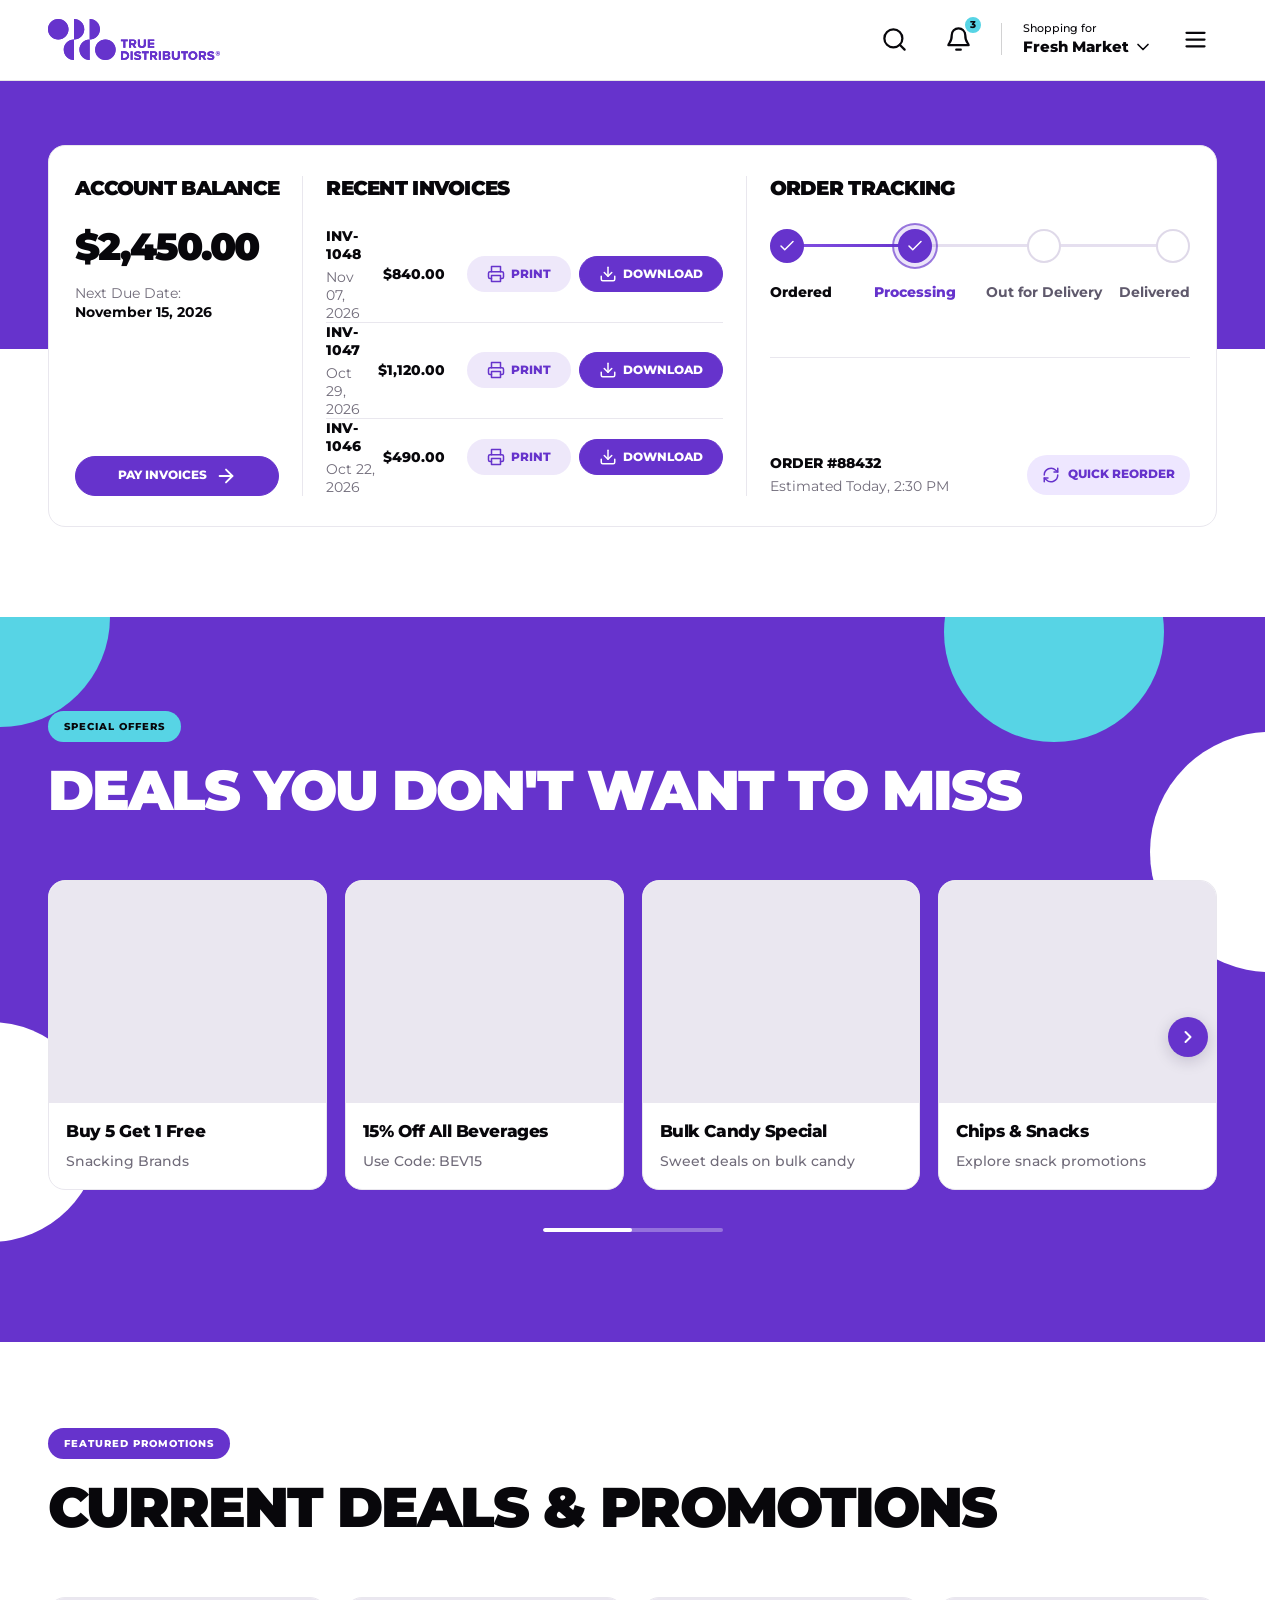
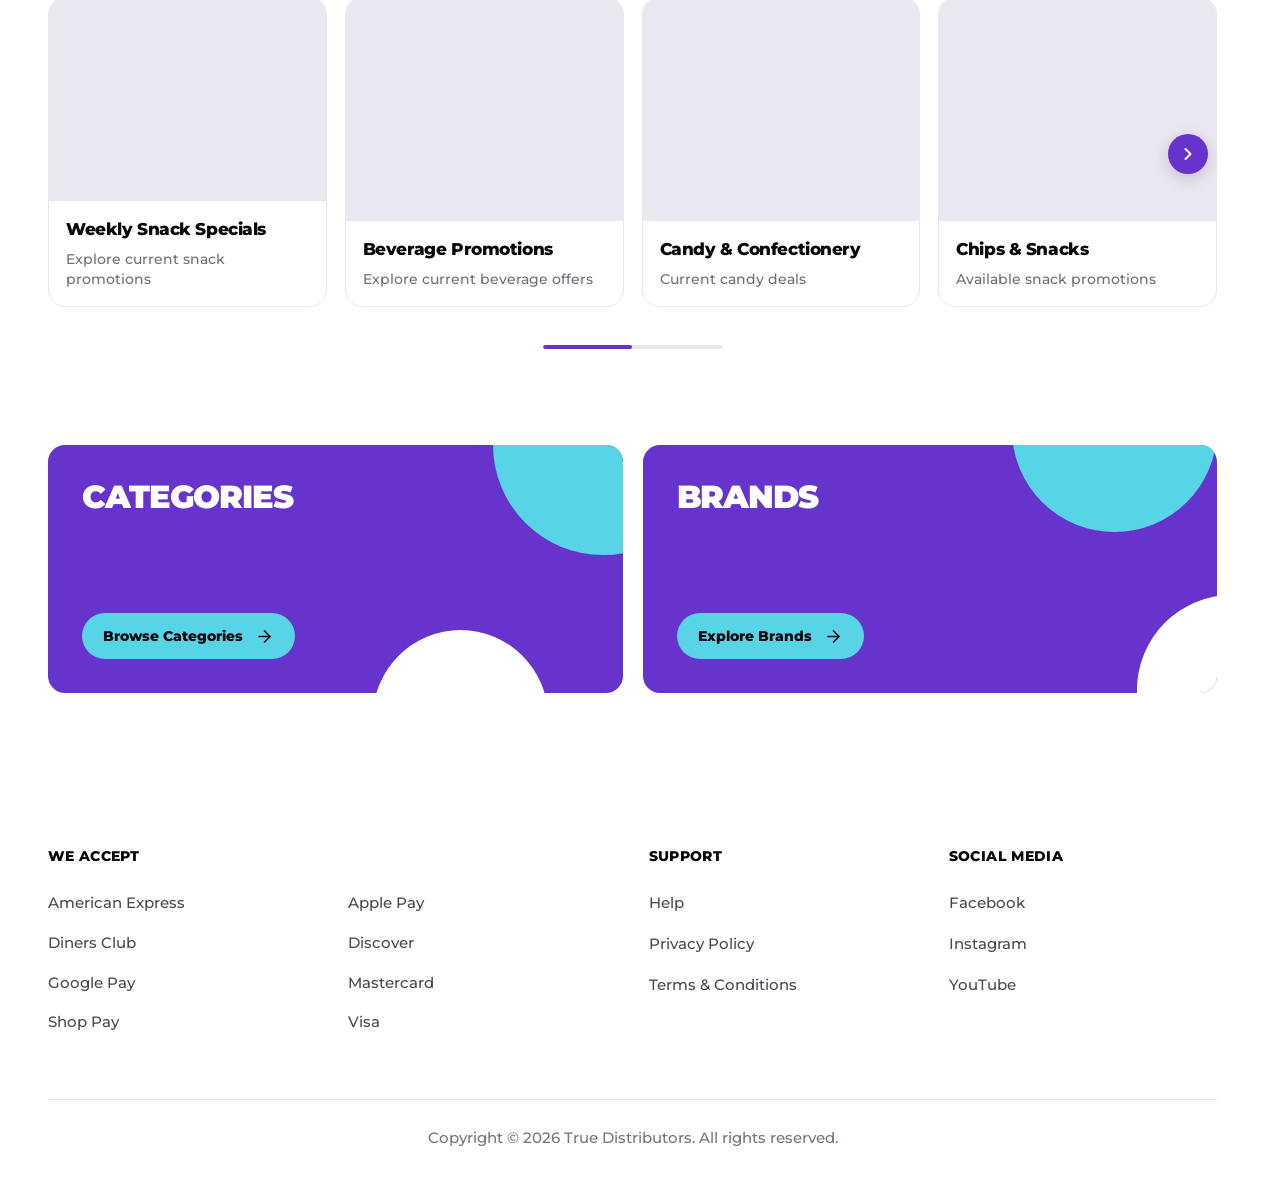
<file: dashboardv.html>
<!doctype html>
<html lang="en">
<head>
  <meta charset="utf-8">
  <meta name="viewport" content="width=device-width, initial-scale=1">
  <meta name="theme-color" content="#6633CC">
  <title>Dashboard V — True Distributors</title>
  <link rel="preconnect" href="https://fonts.googleapis.com">
  <link rel="preconnect" href="https://fonts.gstatic.com" crossorigin>
  <link href="https://fonts.googleapis.com/css2?family=Montserrat:wght@400;500;600;700;800;900&display=swap" rel="stylesheet">
  <link rel="stylesheet" href="./styles.css?v=dashboard-menu-exact-20261104">
<style>
/* Desktop stays right-aligned; mobile layout follows index.html's logo + three icons. */
.site-nav{display:flex;align-items:center}
.shopping-nav-controls{margin-left:auto;justify-content:flex-end}
@media(max-width:760px){
  .site-nav .shopping-nav-controls>.shopping-nav-separator{display:none!important}
}
</style>
<style>
/* Dashboard-only solid purple block: exactly the Home hero minimum heights. */
.dashboard-purple-hero{width:100%;min-height:clamp(520px,68vw,740px);background:linear-gradient(to bottom,var(--purple,#6633CC) 0%,var(--purple,#6633CC) var(--dashboard-purple-stop,70%),#fff var(--dashboard-purple-stop,70%),#fff 100%)}
@media(max-width:760px){.dashboard-purple-hero{min-height:570px}}
</style>
<style>
/* Dashboard-only tracking, using the original storefront tokens. */
.dashboard-hero-content{width:min(1440px,calc(100% - 96px));margin:0 auto;padding:48px 0 68px}
.dashboard-tracking-heading{display:flex;align-items:center;justify-content:space-between;gap:24px;margin-bottom:22px;color:#fff}
.dashboard-tracking-heading h1{margin:0;font-size:clamp(26px,2.25vw,34px);font-weight:900;line-height:1.08;letter-spacing:-.035em}
@media(max-width:1300px) and (min-width:901px){.dashboard-tracking-column .dashboard-tracking-heading{align-items:flex-start;flex-direction:column;gap:9px}.dashboard-tracking-column .dashboard-order-meta{justify-content:flex-start}}
.dashboard-order-meta{display:flex;align-items:center;justify-content:flex-end;flex-wrap:wrap;gap:12px;margin:0;color:#fff;font-size:clamp(13px,1.15vw,16px);font-weight:500;line-height:1.5}
.dashboard-order-meta strong{font-weight:800}
.dashboard-tracking-card{width:100%;padding:26px 30px 24px;border:1px solid rgba(255,255,255,.82);border-radius:17px;background:linear-gradient(120deg,#fff 0%,#fff 56%,#faf8ff 100%);box-shadow:0 8px 22px rgba(31,12,69,.11);color:var(--ink)}
.dashboard-tracking-steps{position:relative;display:block;min-height:65px;margin:0;padding:0;list-style:none}
.dashboard-tracking-steps::before,.dashboard-tracking-steps::after{content:"";position:absolute;top:16px;left:17px;height:2px;border-radius:999px;pointer-events:none}
.dashboard-tracking-steps::before{right:17px;background:#e7e2ee}
.dashboard-tracking-steps::after{width:calc(33.3333% - 11.3333px);background:var(--purple)}
.dashboard-tracking-steps li{position:absolute;top:0;z-index:1;display:flex;flex-direction:column;align-items:center;gap:10px;min-width:0;white-space:nowrap;font-size:clamp(12px,1.1vw,15px);line-height:1.35;font-weight:700;text-align:center;transform:translateX(-50%)}
.dashboard-tracking-steps li:first-child{left:0;transform:none}
.dashboard-tracking-steps li:nth-child(2){left:calc(33.3333% + 5.6667px)}
.dashboard-tracking-steps li:nth-child(3){left:calc(66.6667% - 5.6667px)}
.dashboard-tracking-steps li:last-child{left:auto;right:0;transform:none}
.dashboard-tracking-marker{width:34px;height:34px;border:2px solid #b7afc1;border-radius:50%;flex:none;background:#fff;display:grid;place-items:center;position:relative;z-index:1;color:#fff;box-shadow:0 0 0 4px #fff}
.dashboard-tracking-steps .is-complete .dashboard-tracking-marker{background:var(--purple);border-color:var(--purple);box-shadow:0 0 0 4px #f0eafb}
.dashboard-tracking-steps .is-pending .dashboard-tracking-marker{background:#fff;border-color:#e7e2ee}
.dashboard-tracking-steps .is-pending{color:#565160}
@media(max-width:760px){
  .dashboard-hero-content{width:calc(100% - 36px);padding:32px 0 48px}
  .dashboard-tracking-heading{align-items:flex-start;flex-direction:column;gap:12px;margin-bottom:20px}
  .dashboard-tracking-heading h1{font-size:clamp(24px,6.4vw,30px)}
  .dashboard-order-meta{justify-content:flex-start;gap:8px;font-size:13px}
  .dashboard-tracking-card{padding:21px 15px 20px}
  .dashboard-tracking-steps{min-height:66px}
  .dashboard-tracking-steps li{gap:10px;font-size:clamp(9px,2.6vw,12px)}
  .dashboard-tracking-marker{width:28px;height:28px;box-shadow:0 0 0 3px #fff}
  .dashboard-tracking-steps .is-complete .dashboard-tracking-marker{box-shadow:0 0 0 3px #f0eafb}
  .dashboard-tracking-marker svg{width:16px;height:16px}
  .dashboard-tracking-steps::before,.dashboard-tracking-steps::after{top:13px;left:14px;height:2px}
  .dashboard-tracking-steps::before{right:14px}
  .dashboard-tracking-steps::after{width:calc(33.3333% - 9.3333px)}
  .dashboard-tracking-steps li:nth-child(2){left:calc(33.3333% + 4.6667px)}
  .dashboard-tracking-steps li:nth-child(3){left:calc(66.6667% - 4.6667px)}
}
</style>
<style>
/* Account Balance card beneath tracking, aligned to the right (~40%). */
.dashboard-overview-row{display:grid;grid-template-columns:minmax(0,60%) minmax(0,30%);justify-content:space-between;align-items:start;gap:24px}
.dashboard-tracking-column{min-width:0}
.dashboard-reorder-row{margin-top:28px}
.dashboard-reorder-row .dashboard-reorder-column{width:100%}
.dashboard-balance-column,.dashboard-reorder-column{min-width:0}
.dashboard-balance-card{width:100%;min-width:0;background:#fff;color:var(--ink);border:1px solid var(--line);border-radius:17px;overflow:hidden;box-shadow:0 8px 22px rgba(31,12,69,.11)}
.dashboard-balance-heading{margin:0 0 22px;color:#fff;font:900 clamp(26px,2.25vw,34px)/1.08 var(--font);letter-spacing:-.035em}
.dashboard-balance-body{padding:24px 25px 26px}
.dashboard-balance-summary{display:flex;flex-direction:column;gap:8px;margin-bottom:24px}
.dashboard-balance-label{font-size:14px;font-weight:600;color:#686375}
.dashboard-balance-amount{font-size:clamp(38px,3.2vw,49px);font-weight:900;letter-spacing:-.045em;line-height:1}
.dashboard-balance-footer{display:flex;align-items:flex-end;justify-content:space-between;gap:16px;flex-wrap:wrap}
.dashboard-balance-date{display:flex;flex-direction:column;gap:5px;margin:0;font-size:12px;font-weight:600;color:#686375}
.dashboard-balance-date strong{font-size:15px;font-weight:800;color:var(--ink)}
@media(max-width:900px){.dashboard-overview-row{grid-template-columns:minmax(0,1fr);gap:28px}.dashboard-reorder-row{margin-top:28px}}
@media(max-width:760px){
  .dashboard-overview-row{gap:22px}
  .dashboard-reorder-row{margin-top:22px}
  .dashboard-balance-heading{margin-bottom:20px;font-size:clamp(24px,6.4vw,30px)}
  .dashboard-balance-body{padding:22px 20px}
  .dashboard-balance-summary{margin-bottom:22px}
  .dashboard-balance-amount{font-size:40px}
}

/* Quick Reorder: reuse storefront search field, CTA and quantity control treatments. */
.dashboard-reorder-card{background:linear-gradient(120deg,#fff 0%,#fff 56%,#faf8ff 100%);border:1px solid rgba(255,255,255,.82);border-radius:17px;overflow:hidden;box-shadow:0 8px 22px rgba(31,12,69,.11);color:var(--ink)}
.dashboard-reorder-toolbar{display:flex;align-items:center;padding:24px;border-bottom:1px solid var(--line)}
.dashboard-reorder-toolbar .dashboard-reorder-search.header-search-inner{flex:1 1 100%;display:flex;align-items:center;gap:14px;box-sizing:border-box;min-width:0;max-width:none;width:100%;min-height:50px;height:50px;margin:0;padding:0 16px;border:1px solid rgba(8,7,11,.18);border-radius:12px;background:#fff;color:var(--ink);transform:none;transition:none}
.dashboard-reorder-toolbar .dashboard-reorder-search.header-search-inner:hover,.dashboard-reorder-toolbar .dashboard-reorder-search.header-search-inner:focus-within{border-color:rgba(8,7,11,.18)}
.dashboard-reorder-toolbar .dashboard-reorder-search.header-search-inner input{flex:1;min-width:0;width:100%;height:48px;padding:0;border:0;outline:0;background:transparent;color:var(--ink);font:500 15px var(--font)}
.dashboard-reorder-toolbar .dashboard-reorder-search.header-search-inner input::placeholder{color:#777;opacity:1}
.dashboard-reorder-toolbar .dashboard-reorder-search.header-search-inner svg{width:24px;height:24px;flex:none}
.dashboard-reorder-table-wrap{width:100%;overflow-x:auto}
.dashboard-reorder-table{width:100%;border-collapse:collapse;table-layout:fixed}
.dashboard-reorder-table th{padding:16px 24px;text-align:left;font:800 13px var(--font);letter-spacing:.035em;color:var(--ink);background:#faf9fc}
.dashboard-reorder-table td{padding:15px 24px;font:700 15px/1.5 var(--font);border-top:1px solid var(--line);vertical-align:middle}
.dashboard-reorder-table th:nth-child(3),.dashboard-reorder-table td:nth-child(3){width:188px;text-align:center}
.dashboard-reorder-table th:nth-child(1),.dashboard-reorder-table td:nth-child(1){width:64px;text-align:center;padding-left:16px;padding-right:10px}
.dashboard-reorder-table input[type=checkbox]{appearance:none;display:inline-grid;place-content:center;width:20px;height:20px;border:1.5px solid #aaa3b6;border-radius:5px;background:#fff;cursor:pointer;vertical-align:middle}
.dashboard-reorder-table input[type=checkbox]:checked{background:var(--purple);border-color:var(--purple)}
.dashboard-reorder-table input[type=checkbox]:checked::after{content:"";width:9px;height:5px;border:solid #fff;border-width:0 0 2px 2px;transform:rotate(-45deg) translate(1px,-1px)}
.dashboard-reorder-table input[type=checkbox]:focus-visible{outline:2px solid var(--cyan);outline-offset:3px}
.dashboard-reorder-quantity{display:flex;align-items:center;justify-content:center;gap:10px}
.dashboard-reorder-quantity .td-qty-step{display:grid;place-items:center;width:36px;height:36px;padding:0;border:0;border-radius:12px;background:var(--purple);color:#fff;font:800 19px var(--font);cursor:pointer}
.dashboard-reorder-quantity .td-qty-step:hover{background:#4b21a6}
.dashboard-reorder-quantity .td-qty-step:focus-visible{outline:2px solid var(--cyan);outline-offset:3px}
.dashboard-reorder-quantity output{min-width:25px;text-align:center;font:800 16px var(--font)}
.dashboard-reorder-actions{min-height:88px;display:flex;align-items:center;justify-content:space-between;gap:16px;padding:16px 24px;border-top:1px solid var(--line)}
.dashboard-reorder-feedback{flex:1;min-width:0;font:600 13px/1.4 var(--font);color:#686375}
.dashboard-reorder-action-buttons{display:flex;align-items:center;justify-content:flex-end;gap:12px;flex:none}
/* Standardized CTAs: exact Home Explore Products pill geometry and typography. */
.dashboard-hero-content button.dashboard-action.hero-cta{
  -webkit-appearance:none;appearance:none;box-sizing:border-box;
  display:inline-flex;flex:0 0 auto;align-items:center;justify-content:center;
  width:auto;min-width:190px;min-height:54px;height:54px;max-width:100%;
  gap:12px;margin:0;padding:0 25px;border:0;border-radius:999px;
  font-family:var(--font);font-size:14px;font-weight:800;line-height:1;
  letter-spacing:0;text-transform:none;text-align:center;white-space:nowrap;
  cursor:pointer;transform:none;box-shadow:none;transition:none;
}
.dashboard-hero-content button.dashboard-action-primary.hero-cta,
.dashboard-hero-content button.dashboard-action-primary.hero-cta:hover{
  background:var(--purple);color:#fff;border:0;box-shadow:none;transform:none;
}
.dashboard-hero-content button.dashboard-action-secondary.hero-cta,
.dashboard-hero-content button.dashboard-action-secondary.hero-cta:hover{
  background:#eee8fa;color:var(--purple);border:0;box-shadow:none;transform:none;
}
.dashboard-hero-content button.dashboard-action.hero-cta:focus-visible{
  outline:2px solid var(--cyan);outline-offset:3px;
}
.dashboard-hero-content button.dashboard-action.hero-cta .lucide-icon{width:20px;height:20px;flex:none}
@media(max-width:760px){
  .dashboard-reorder-toolbar{padding:24px}
  .dashboard-reorder-toolbar .dashboard-reorder-search.header-search-inner{height:48px;min-height:48px;padding:0 12px;gap:8px}
  .dashboard-reorder-toolbar .dashboard-reorder-search.header-search-inner input{height:46px;font-size:15px}
  .dashboard-reorder-toolbar .dashboard-reorder-search.header-search-inner svg{width:20px;height:20px}
  .dashboard-reorder-table th{padding:13px 12px;font-size:12px}
  .dashboard-reorder-table td{padding:13px 12px;font-size:14px}
  .dashboard-reorder-table th:nth-child(3),.dashboard-reorder-table td:nth-child(3){width:140px}
  .dashboard-reorder-table th:nth-child(1),.dashboard-reorder-table td:nth-child(1){width:44px;padding:7px}
  .dashboard-reorder-quantity{gap:5px}
  .dashboard-reorder-quantity .td-qty-step{width:29px;height:32px;border-radius:10px;font-size:17px}
  .dashboard-reorder-quantity output{min-width:21px;font-size:14px}
  .dashboard-reorder-actions{padding:14px 15px;gap:10px;flex-wrap:wrap}
  .dashboard-reorder-action-buttons{gap:9px;margin-left:auto}
  .dashboard-hero-content button.dashboard-action.hero-cta{width:auto;min-width:0;min-height:48px;height:48px;padding:0 18px;gap:8px;font-size:13px}
}
</style>
<style>
/* Account Balance: compact, balanced layout matching Order Tracking's card language. */
.dashboard-overview-row{
  grid-template-columns:minmax(0,7fr) minmax(0,3fr);
  justify-content:stretch;
  align-items:start;
  column-gap:24px;
}
.dashboard-balance-column .dashboard-balance-heading{
  margin:0 0 22px;
  color:#fff;
  font:900 clamp(26px,2.25vw,34px)/1.08 var(--font);
  letter-spacing:-.035em;
}
.dashboard-balance-column .dashboard-balance-card{
  background:linear-gradient(120deg,#fff 0%,#fff 56%,#faf8ff 100%);
  border:1px solid rgba(255,255,255,.82);
  border-radius:17px;
  box-shadow:0 8px 22px rgba(31,12,69,.11);
}
.dashboard-balance-column .dashboard-balance-body{
  display:flex;
  flex-direction:column;
  align-items:stretch;
  justify-content:center;
  gap:16px;
  padding:22px 24px;
}
.dashboard-balance-column .dashboard-balance-summary{
  display:flex;flex-direction:column;gap:5px;margin:0;
}
.dashboard-balance-column .dashboard-balance-label{font-size:13px;font-weight:600;color:#686375}
.dashboard-balance-column .dashboard-balance-amount{
  font-size:clamp(30px,2.8vw,42px);
  font-weight:900;
  line-height:1.05;
  letter-spacing:-.045em;
}
.dashboard-balance-column .dashboard-balance-footer{
  display:flex;
  flex-direction:row;
  align-items:center;
  justify-content:space-between;
  gap:12px;
  flex-wrap:wrap;
}
.dashboard-balance-column .dashboard-balance-date{display:flex;flex-direction:column;gap:5px;margin:0;font-size:12px;font-weight:600;color:#686375}
.dashboard-balance-column .dashboard-balance-date strong{font-size:14px;font-weight:800;color:var(--ink)}
.dashboard-balance-column button.dashboard-action.hero-cta{
  width:auto;min-width:0;min-height:46px;height:46px;
  padding:0 18px;font-size:13px;white-space:nowrap;
}
.dashboard-reorder-row{margin-top:32px}
@media(min-width:901px) and (max-width:1200px){
  .dashboard-balance-column .dashboard-balance-footer{align-items:stretch;flex-direction:column}
  .dashboard-balance-column button.dashboard-action.hero-cta{width:100%}
}
@media(max-width:900px){
  .dashboard-overview-row{grid-template-columns:minmax(0,1fr);row-gap:26px}
  .dashboard-balance-column .dashboard-balance-body{padding:22px 24px}
  .dashboard-reorder-row{margin-top:26px}
}
@media(max-width:480px){
  .dashboard-balance-column .dashboard-balance-body{padding:20px}
  .dashboard-balance-column .dashboard-balance-footer{align-items:stretch;flex-direction:column}
  .dashboard-balance-column button.dashboard-action.hero-cta{width:100%}
}
</style>
<style>
/* Layout only: full-width Quick Reorder first, Account Balance and Tracking stacked below. */
.dashboard-hero-content .dashboard-reorder-row{margin-top:0}
.dashboard-balance-stack{width:30%;margin:32px 0 0 auto;display:flex;flex-direction:column;gap:32px;min-width:0}
.dashboard-balance-stack .dashboard-tracking-column,.dashboard-balance-stack .dashboard-balance-column{width:100%;min-width:0}
.dashboard-balance-stack .dashboard-tracking-heading{flex-direction:column;align-items:flex-start;gap:8px}
.dashboard-balance-stack .dashboard-order-meta{justify-content:flex-start;text-align:left;white-space:normal}
.dashboard-balance-stack .dashboard-tracking-steps li{font-size:clamp(9px,.85vw,12px)}
.dashboard-balance-stack .dashboard-tracking-card{padding:22px 20px 20px}
@media(max-width:900px){
  .dashboard-balance-stack{width:100%;margin-top:26px;gap:26px}
  .dashboard-balance-stack .dashboard-tracking-steps li{font-size:clamp(10px,2.6vw,14px)}
}
</style>
<style>
/* Quick Reorder 60% left; Balance and Order Tracking stack at 30% right. */
.dashboard-hero-content .dashboard-main-grid{
  display:grid;
  grid-template-columns:minmax(0,65%) minmax(0,30%);
  align-items:start;
  justify-content:space-between;
  gap:0;
}
.dashboard-hero-content .dashboard-main-grid > .dashboard-reorder-row{min-width:0;width:100%;margin:0}
.dashboard-hero-content .dashboard-main-grid > .dashboard-balance-stack{
  min-width:0;width:100%;margin:0;gap:48px;
}
@media(max-width:900px){
  .dashboard-hero-content .dashboard-main-grid{grid-template-columns:minmax(0,1fr);gap:26px}
  .dashboard-hero-content .dashboard-main-grid > .dashboard-balance-stack{gap:36px}
}
</style>
<style>
/* Vertical order progress inside the right-hand dashboard column. */
.dashboard-balance-stack .dashboard-tracking-steps{
  --tracking-marker-size:34px;
  position:relative;
  display:grid;
  grid-template-columns:minmax(0,1fr);
  row-gap:38px;
  min-height:0;
  margin:0;
  padding:0;
  list-style:none;
}
.dashboard-balance-stack .dashboard-tracking-steps::before,
.dashboard-balance-stack .dashboard-tracking-steps::after{
  content:"";
  position:absolute;
  left:calc(var(--tracking-marker-size) / 2 - 1px);
  right:auto;
  top:calc(var(--tracking-marker-size) / 2);
  width:2px;
  border-radius:99px;
  pointer-events:none;
}
.dashboard-balance-stack .dashboard-tracking-steps::before{
  height:calc(100% - var(--tracking-marker-size));
  background:#e7e2ee;
}
.dashboard-balance-stack .dashboard-tracking-steps::after{
  height:calc((100% - var(--tracking-marker-size)) / 3);
  background:var(--purple);
}
.dashboard-balance-stack .dashboard-tracking-steps li,
.dashboard-balance-stack .dashboard-tracking-steps li:first-child,
.dashboard-balance-stack .dashboard-tracking-steps li:nth-child(2),
.dashboard-balance-stack .dashboard-tracking-steps li:nth-child(3),
.dashboard-balance-stack .dashboard-tracking-steps li:last-child{
  position:relative;
  left:auto;
  right:auto;
  top:auto;
  transform:none;
  display:flex;
  flex-direction:row;
  align-items:center;
  justify-content:flex-start;
  gap:14px;
  min-height:var(--tracking-marker-size);
  white-space:normal;
  font-size:14px;
  line-height:1.35;
  text-align:left;
}
.dashboard-balance-stack .dashboard-tracking-steps .dashboard-tracking-marker{
  width:var(--tracking-marker-size);
  height:var(--tracking-marker-size);
}
@media(max-width:760px){
  .dashboard-balance-stack .dashboard-tracking-steps{--tracking-marker-size:28px}
  .dashboard-balance-stack .dashboard-tracking-steps li{font-size:13px}
}
</style>
<style>
/* Clean, original vertical tracking with a title and explanatory subtitle per step. */
.dashboard-balance-stack .dashboard-tracking-step-copy{
  display:flex;flex-direction:column;align-items:flex-start;gap:5px;
  min-width:0;text-align:left;
}
.dashboard-balance-stack .dashboard-tracking-step-copy strong{
  font-size:16px;line-height:1.35;font-weight:800;color:var(--ink);
}
.dashboard-balance-stack .dashboard-tracking-step-copy small{
  font-size:14px;line-height:1.5;font-weight:500;color:#777181;
}
.dashboard-balance-stack .dashboard-tracking-steps li.is-pending .dashboard-tracking-step-copy strong{color:#565160}
@media(max-width:760px){
  .dashboard-balance-stack .dashboard-tracking-step-copy strong{font-size:15px}
  .dashboard-balance-stack .dashboard-tracking-step-copy small{font-size:13px}
}
</style><style>
/* Quick Reorder card ends at the bottom of Order Tracking; only its product list scrolls. */
@media(min-width:901px){
  .dashboard-main-grid .dashboard-reorder-row,
  .dashboard-main-grid .dashboard-reorder-column{min-width:0;min-height:0}
  .dashboard-main-grid .dashboard-reorder-column{display:flex;flex-direction:column}
  .dashboard-main-grid .dashboard-reorder-column > .dashboard-balance-heading{flex:none}
  .dashboard-main-grid .dashboard-reorder-card{
    display:flex;flex-direction:column;
    height:var(--dashboard-reorder-card-height,auto);
    min-height:0;
  }
  .dashboard-main-grid .dashboard-reorder-toolbar,
  .dashboard-main-grid .dashboard-reorder-actions{flex:0 0 auto}
  .dashboard-main-grid .dashboard-reorder-table-wrap{
    flex:1 1 auto;min-height:0;overflow-y:auto;overflow-x:auto;
    overscroll-behavior:contain;
  }
  .dashboard-main-grid .dashboard-reorder-table thead{
    position:sticky;top:0;z-index:2;
  }
}
@media(max-width:900px){
  .dashboard-main-grid .dashboard-reorder-card{height:auto}
  .dashboard-main-grid .dashboard-reorder-table-wrap{max-height:none;overflow-y:visible}
}
</style>
<style>
/* Quick Reorder only: subtle white fade signals additional products below. */
.dashboard-main-grid .dashboard-reorder-card{position:relative}
.dashboard-main-grid .dashboard-reorder-table-region{position:relative;flex:1 1 auto;min-height:0;min-width:0}
.dashboard-main-grid .dashboard-reorder-table-region .dashboard-reorder-table-wrap{height:100%;min-height:0}
.dashboard-main-grid .dashboard-reorder-table-region::after{
  content:"";position:absolute;z-index:3;left:0;right:0;bottom:0;height:72px;
  background:linear-gradient(to bottom,rgba(255,255,255,0) 0%,rgba(255,255,255,.65) 60%,#fff 100%);
  opacity:0;pointer-events:none;transition:opacity .18s ease;
}
.dashboard-main-grid .dashboard-reorder-table-region.has-more-below::after{opacity:1}
@media(max-width:900px){
  .dashboard-main-grid .dashboard-reorder-table-region{flex:none}
  .dashboard-main-grid .dashboard-reorder-table-region .dashboard-reorder-table-wrap{height:auto}
  .dashboard-main-grid .dashboard-reorder-table-region::after{display:none}
}
</style>
<style>
/* Standalone promotions section under the dashboard cards. */
.dashboard-promotions{background:#fff;padding:32px 0 80px;color:var(--ink)}
.dashboard-promotions-inner{width:min(1440px,calc(100% - 96px));margin:0 auto}
.dashboard-promotions-heading{margin:0 0 24px;color:var(--ink);font:900 clamp(26px,2.25vw,34px)/1.1 var(--font);letter-spacing:-.035em}
.dashboard-promotions-grid{display:grid;grid-template-columns:repeat(3,minmax(0,1fr));gap:24px}
.dashboard-promo-card{min-width:0;background:#fff;border:1px solid #e8e4ee;border-radius:17px;overflow:hidden;box-shadow:0 8px 22px rgba(31,12,69,.11);display:flex;flex-direction:column}
.dashboard-promo-art{position:relative;width:100%;overflow:hidden;background:#f0ebfb}
.dashboard-promo-art img{display:block;width:100%;height:auto;object-fit:contain}
.dashboard-promo-text{padding:18px 22px 20px;min-height:88px;display:flex;flex-direction:column;justify-content:center;gap:6px}
.dashboard-promo-text h3{margin:0;font:900 18px/1.25 var(--font);letter-spacing:-.02em;color:var(--ink)}
.dashboard-promo-text p{margin:0;font:500 14px/1.5 var(--font);color:#686375}
@media(max-width:900px){.dashboard-promotions-grid{grid-template-columns:repeat(2,minmax(0,1fr));gap:18px}}
@media(max-width:760px){.dashboard-promotions{padding:24px 0 54px}.dashboard-promotions-inner{width:calc(100% - 36px)}.dashboard-promotions-heading{font-size:clamp(24px,6.4vw,30px);margin-bottom:20px}}
@media(max-width:560px){.dashboard-promotions-grid{grid-template-columns:1fr}.dashboard-promo-text{padding:16px 18px}.dashboard-promo-text h3{font-size:17px}}
</style>
<style>
/* Selected-products action belongs only to the Quick Reorder toolbar. */
.dashboard-reorder-toolbar{gap:14px}
.dashboard-reorder-toolbar .dashboard-reorder-search.header-search-inner{flex:1 1 auto}
.dashboard-reorder-toolbar .dashboard-clear-selected{
  display:inline-flex;align-items:center;justify-content:center;gap:10px;flex:0 0 auto;
  min-height:50px;padding:0 18px;border:0;border-radius:12px;
  background:#fbe5e9;color:#cc3152;font:800 13px/1.2 var(--font);
  white-space:nowrap;cursor:pointer;box-shadow:none;transition:none;
}
.dashboard-reorder-toolbar .dashboard-clear-selected[hidden]{display:none!important}
.dashboard-reorder-toolbar .dashboard-clear-selected:hover{background:#fbe5e9;color:#cc3152}
.dashboard-reorder-toolbar .dashboard-clear-selected:focus-visible{outline:2px solid #cc3152;outline-offset:3px}
.dashboard-reorder-toolbar .dashboard-clear-selected svg{width:18px;height:18px;flex:none}
@media(max-width:560px){
  .dashboard-reorder-toolbar{gap:10px;flex-wrap:wrap}
  .dashboard-reorder-toolbar .dashboard-reorder-search.header-search-inner{flex:1 1 100%}
  .dashboard-reorder-toolbar .dashboard-clear-selected{min-height:44px;margin-left:auto;padding:0 14px}
}
</style><style>
/* Unified storefront card styling: same as .card in styles.css.
   Dashboard-only: never change storefront pages. */
.dashboard-purple-hero .dashboard-reorder-card,
.dashboard-purple-hero .dashboard-balance-card,
.dashboard-purple-hero .dashboard-tracking-card,
.dashboard-promotions .dashboard-promo-card{
  background:#fff;
  border:1px solid var(--line);
  border-radius:17px;
  box-shadow:none;
  overflow:hidden;
}
.dashboard-purple-hero .dashboard-reorder-card:hover,
.dashboard-purple-hero .dashboard-balance-card:hover,
.dashboard-purple-hero .dashboard-tracking-card:hover,
.dashboard-promotions .dashboard-promo-card:hover{
  border-color:var(--line);
  box-shadow:none;
  transform:none;
}
</style>

<style>
/* Quick Reorder product-name + item ID follows the storefront product-card standard. */
.dashboard-reorder-table .dashboard-reorder-product-name{font-weight:700;color:var(--ink)}
.dashboard-reorder-table .dashboard-reorder-product-separator{color:#a5a1ae;font-weight:600;margin:0 5px}
.dashboard-reorder-table .dashboard-reorder-item-id{color:var(--purple);font-size:12px;font-weight:700;letter-spacing:.06em;white-space:nowrap}
</style>
<style>
/* Exact storefront New Arrivals card/carousel primitives scoped to this Dashboard section. */
.dashboard-products-section{padding:12px 0 100px;background:#fff;color:var(--ink)}
.dashboard-products-inner{width:min(1440px,calc(100% - 96px));margin:0 auto}
.dashboard-products-section .section-header{margin-bottom:24px}
.dashboard-products-section #dashboardNewTitle{margin:20px 0 0;font-size:clamp(42px,5vw,70px);line-height:1;letter-spacing:-.035em;font-weight:900;color:#000}
.dashboard-products-section .card{box-shadow:none}
.dashboard-products-section .prices{display:flex!important}
.dashboard-products-section .old,.dashboard-products-section .new-price{display:block!important}
.dashboard-products-section .carousel-arrow:disabled{opacity:0;pointer-events:none}
.dashboard-products-section .dashboard-carousel-feedback{color:var(--purple);font:600 12px/1.5 var(--font);min-height:18px}
@media(max-width:760px){
  .dashboard-products-section{padding:8px 0 64px}
  .dashboard-products-inner{width:calc(100% - 36px)}
  .dashboard-products-section #dashboardNewTitle{font-size:clamp(37px,8vw,54px)}
}
</style>

<style>
/* Mobile-only Dashboard: Balance → Tracking → Quick Reorder. Desktop remains unchanged. */
@media(max-width:900px){
  .dashboard-hero-content .dashboard-main-grid{
    display:flex;flex-direction:column;align-items:stretch;gap:28px;
  }
  .dashboard-hero-content .dashboard-main-grid > .dashboard-balance-stack{
    order:0;width:100%;margin:0;gap:28px;
  }
  .dashboard-hero-content .dashboard-main-grid > .dashboard-reorder-row{
    order:1;width:100%;margin:0;
  }
  .dashboard-main-grid .dashboard-reorder-table{
    border-collapse:separate;border-spacing:0 9px;
    width:100%;table-layout:fixed;padding:0 10px 12px;
  }
  .dashboard-main-grid .dashboard-reorder-table thead th{
    background:#fff;border:0;
  }
  .dashboard-main-grid .dashboard-reorder-table tbody td{
    background:#faf9fc;
    border-top:1px solid var(--line);
    border-bottom:1px solid var(--line);
    padding-top:16px;padding-bottom:16px;
  }
  .dashboard-main-grid .dashboard-reorder-table tbody td:first-child{
    border-left:1px solid var(--line);
    border-radius:12px 0 0 12px;
  }
  .dashboard-main-grid .dashboard-reorder-table tbody td:last-child{
    border-right:1px solid var(--line);
    border-radius:0 12px 12px 0;
  }
  .dashboard-main-grid .dashboard-reorder-table tbody tr:has(input[type="checkbox"]:checked) td{
    background:#f4efff;border-top-color:#dacdf6;border-bottom-color:#dacdf6;
  }
  .dashboard-main-grid .dashboard-reorder-table tbody tr:has(input[type="checkbox"]:checked) td:first-child{border-left-color:#dacdf6}
  .dashboard-main-grid .dashboard-reorder-table tbody tr:has(input[type="checkbox"]:checked) td:last-child{border-right-color:#dacdf6}
}
@media(max-width:560px){
  .dashboard-main-grid .dashboard-reorder-table{padding:0 6px 10px;border-spacing:0 8px}
  .dashboard-main-grid .dashboard-reorder-table tbody td{padding-top:13px;padding-bottom:13px}
}
/* Compact internal scrolling for mobile Quick Reorder cards; toolbar and actions stay visible. */
@media(max-width:900px){
  .dashboard-hero-content .dashboard-main-grid .dashboard-reorder-card{
    display:flex;
    flex-direction:column;
    height:auto;
    max-height:none;
  }
  .dashboard-hero-content .dashboard-main-grid .dashboard-reorder-toolbar,
  .dashboard-hero-content .dashboard-main-grid .dashboard-reorder-actions{
    flex:0 0 auto;
  }
  .dashboard-hero-content .dashboard-main-grid .dashboard-reorder-table-region{
    display:block;
    flex:0 1 auto;
    min-height:0;
    height:clamp(285px,45vh,410px);
    max-height:clamp(285px,45vh,410px);
    overflow:hidden;
  }
  .dashboard-hero-content .dashboard-main-grid .dashboard-reorder-table-region .dashboard-reorder-table-wrap{
    width:100%;
    height:100%;
    max-height:100%;
    overflow-x:auto;
    overflow-y:auto;
    overscroll-behavior-y:contain;
    -webkit-overflow-scrolling:touch;
    scrollbar-width:thin;
    scrollbar-color:#cbbce9 transparent;
    touch-action:pan-y;
  }
  .dashboard-hero-content .dashboard-main-grid .dashboard-reorder-table-region::after{
    display:block;
    pointer-events:none;
  }
}
</style>
<style>
/* Exact full-screen purple burger from landing-build.js, Dashboard only. */
:root{--td-ease:cubic-bezier(.22,1,.36,1);--td-fast:.22s;--td-mid:.34s}
html{scrollbar-gutter:stable}
body.td-locked{overflow:clip;touch-action:none}
body.td-login-menu-open .site-header{position:sticky!important;top:0;z-index:2700!important;visibility:visible!important}
body.td-login-menu-open .mobile-menu-toggle{position:relative!important;z-index:2701!important;display:inline-flex!important;visibility:visible!important;opacity:1!important;pointer-events:auto!important}
body.td-login-menu-open .mobile-menu-toggle .mobile-menu-open-icon{display:none!important}
body.td-login-menu-open .mobile-menu-toggle .mobile-menu-close-icon{display:block!important}
/* Burger full-screen purple menu — smooth open/close with clip-path */
.mobile-menu-panel.td-login-panel{position:fixed!important;inset:0!important;z-index:2500!important;width:100vw!important;height:100dvh!important;background:var(--purple)!important;color:#fff!important;padding:0!important;overflow:hidden!important;display:grid!important;grid-template-rows:1fr!important;visibility:hidden;clip-path:inset(0 0 100% 0);transition:clip-path var(--td-mid) var(--td-ease),visibility 0s linear var(--td-mid)}
body.td-login-menu-open .mobile-menu-panel.td-login-panel{visibility:visible;clip-path:inset(0 0 0 0);transition:clip-path var(--td-mid) var(--td-ease),visibility 0s}
.mobile-menu-panel.td-login-panel .mobile-menu-reveal{height:100%!important;overflow:hidden!important}
.mobile-menu-panel.td-login-panel .mobile-menu-content{width:min(620px,calc(100% - 44px))!important;height:100%!important;margin:0 auto!important;padding:92px 0 42px!important;display:flex!important;flex-direction:column!important;align-items:center!important;justify-content:center!important;text-align:center!important;transform:none!important;gap:0!important}
.mobile-menu-panel.td-login-panel .quick-shop-button,.mobile-menu-panel.td-login-panel .shopping-nav-separator,.mobile-menu-panel.td-login-panel .menu-auth-link{display:none!important}
/* Header + nav items transition smoothly in and out with the menu */
.site-header{transition:background var(--td-mid) var(--td-ease),border-color var(--td-mid) var(--td-ease)}
.site-nav-logo,.header-search-toggle,.shopping-cart-button,.quick-shop-button,.shopping-nav-separator,.shopping-user{transition:opacity var(--td-fast) var(--td-ease)}
.mobile-menu-toggle{transition:color var(--td-fast) var(--td-ease)}
body.td-login-menu-open .site-header{background:var(--purple)!important;border-bottom-color:transparent!important}
body.td-login-menu-open .site-nav-logo,body.td-login-menu-open .header-search-toggle,body.td-login-menu-open .shopping-cart-button,body.td-login-menu-open .quick-shop-button,body.td-login-menu-open .shopping-nav-separator,body.td-login-menu-open .shopping-user{opacity:0!important;pointer-events:none!important}
body.td-login-menu-open .mobile-menu-toggle{color:#fff!important}
.td-burger-nav{width:100%;display:flex;flex-direction:column;align-items:center;justify-content:center;gap:24px}
.td-burger-link{color:#fff!important;text-decoration:none!important;font:950 clamp(30px,4.2vw,52px) var(--font);letter-spacing:.035em;line-height:1.05;text-align:center;opacity:0;transform:translateY(14px);transition:opacity var(--td-fast) ease,transform var(--td-mid) var(--td-ease)}
body.td-login-menu-open .td-burger-link{opacity:1;transform:translateY(0)}
body.td-login-menu-open .td-burger-link:nth-child(1){transition-delay:.08s}
body.td-login-menu-open .td-burger-link:nth-child(2){transition-delay:.12s}
body.td-login-menu-open .td-burger-link:nth-child(3){transition-delay:.16s}
body.td-login-menu-open .td-burger-link:nth-child(4){transition-delay:.20s}
body.td-login-menu-open .td-burger-link:nth-child(5){transition-delay:.24s}
body.td-login-menu-open .td-burger-link:nth-child(6){transition-delay:.28s}
.td-burger-link:hover,.td-burger-link:focus-visible{opacity:.75;outline:none}
@media(max-width:760px){
  .td-burger-nav{gap:18px}
  .td-burger-link{font-size:38px}
}
@media(max-width:760px){
  .mobile-menu-panel.td-login-panel .mobile-menu-reveal{overflow-y:auto!important;overscroll-behavior:contain}
  .mobile-menu-panel.td-login-panel .mobile-menu-content{height:auto!important;min-height:100%;padding:78px 0 34px!important;gap:24px!important}
  .mobile-menu-panel.td-login-panel .shopping-user{display:flex!important;flex:0 0 auto!important;align-items:center;justify-content:center;width:min(340px,100%);margin:0 auto}
  .mobile-menu-panel.td-login-panel .shopping-user-details{width:100%}
  .mobile-menu-panel.td-login-panel .mobile-user-trigger{display:flex;align-items:center;justify-content:space-between;width:100%;max-width:none;min-height:56px;padding:12px 18px;border:1px solid rgba(255,255,255,.28);border-radius:12px;background:rgba(255,255,255,.10);color:#fff}
  .mobile-menu-panel.td-login-panel .mobile-user-trigger-label{color:rgba(255,255,255,.78)}
  .mobile-menu-panel.td-login-panel .mobile-user-trigger-name{color:#fff}
}
@media(max-width:400px){.td-burger-link{font-size:clamp(27px,9vw,38px)}}
@media(prefers-reduced-motion:reduce){.td-burger-link{transition:none!important}}
</style>
<style>
/* Dashboard uses storefront UI kit: .card, .card-info, .picture, .hero-cta,
   .view-all and .product-title from styles.css. Only dashboard layout below. */
.dashboard-compact-hero{min-height:0!important;background:var(--purple)!important;padding:90px 0!important}
.dashboard-compact-hero .dashboard-hero-content{padding:0!important}
.dashboard-summary-three{display:grid;grid-template-columns:minmax(0,1.2fr) minmax(0,.9fr) minmax(0,1fr);gap:18px;align-items:stretch}
.dashboard-summary-panel{min-width:0;display:flex;flex-direction:column;gap:14px}
.dashboard-panel-heading{display:flex;justify-content:space-between;align-items:center;gap:12px;min-height:38px}
.dashboard-panel-heading h2{margin:0;color:#fff;font:900 clamp(18px,1.75vw,25px)/1.1 var(--font);letter-spacing:-.035em}
.dashboard-summary-panel .dashboard-summary-card{flex:1;width:100%;min-width:0;display:flex;flex-direction:column;justify-content:center;padding:20px 22px;border:1px solid var(--line);border-radius:17px;background:#fff;box-shadow:none;overflow:visible;scroll-snap-align:none}
.dashboard-panel-heading .dashboard-quick-link.hero-cta{flex:none;min-height:37px;padding:10px 15px;gap:8px;background:var(--cyan);color:var(--ink);font-size:11px;white-space:nowrap;text-decoration:none}
.dashboard-panel-heading .dashboard-quick-link.hero-cta:hover{background:var(--cyan)}
.dashboard-demo-note{margin:0 0 8px;color:#7e778a;font-size:10px;font-weight:600}
.dashboard-invoices-list{display:flex;flex-direction:column}
.dashboard-invoice-row{display:flex;align-items:center;justify-content:space-between;gap:8px;padding:9px 0;border-bottom:1px solid var(--line)}
.dashboard-invoice-row:last-child{border-bottom:0;padding-bottom:0}
.dashboard-invoice-row>div:first-child{display:flex;flex-direction:column;gap:3px;min-width:0}
.dashboard-invoice-row strong{font-size:13px;font-weight:800;color:var(--ink)}
.dashboard-invoice-row span{font-size:11px;font-weight:500;color:#716c7a;white-space:nowrap}
.dashboard-invoice-actions{display:flex;align-items:center;gap:6px;flex:none}
.dashboard-invoice-actions button{font:800 11px var(--font);border:0;border-radius:999px;background:var(--purple);color:white;padding:9px 12px;cursor:pointer}
.dashboard-invoice-actions button span{color:inherit;font:inherit}
.dashboard-invoice-actions button:hover{background:#4b21a6}
.dashboard-balance-compact{gap:12px}
.dashboard-balance-compact .dashboard-balance-label{font-size:13px}
.dashboard-balance-compact .dashboard-balance-amount{display:block;font-size:clamp(30px,3vw,43px);line-height:1.05}
.dashboard-compact-footer{display:flex;align-items:flex-end;justify-content:space-between;gap:12px;flex-wrap:wrap}
.dashboard-compact-footer .dashboard-balance-date{display:flex;flex-direction:column;gap:5px;margin:0}
.dashboard-compact-footer .dashboard-action.hero-cta{height:41px;min-height:41px;padding:0 16px;font-size:11px;border-radius:999px}
.dashboard-tracking-compact{gap:17px}
.dashboard-tracking-compact .dashboard-order-meta{display:flex;align-items:center;gap:7px;flex-wrap:wrap;margin:0;color:#675f72;font-size:12px}
.dashboard-tracking-compact .dashboard-order-meta strong{color:var(--purple)}
.dashboard-progress-track{height:8px;background:var(--placeholder);border-radius:999px;overflow:hidden}
.dashboard-progress-track span{display:block;width:50%;height:100%;background:var(--purple);border-radius:999px}
.dashboard-progress-labels{display:flex;justify-content:space-between;gap:6px}
.dashboard-progress-labels span{font-size:10px;font-weight:700;color:#716c7a;text-align:center}
.dashboard-tracking-status{margin:0;display:flex;align-items:center;gap:8px;font-size:12px;font-weight:600;color:#675f72}
.dashboard-status-dot{width:9px;height:9px;border-radius:50%;background:var(--purple);flex:none}
.dashboard-promotions{padding:30px 0 55px!important;background:#fff}
.dashboard-promotions-inner{width:min(1440px,calc(100% - 96px));margin:auto}
.dashboard-promotions-heading{font:900 clamp(25px,2.3vw,33px)/1.1 var(--font);letter-spacing:-.035em;margin:0 0 22px}
.dashboard-promotions-grid{display:grid;grid-template-columns:repeat(3,minmax(0,1fr));gap:18px}
.dashboard-promotions-grid .dashboard-promo-card.card{display:flex;flex-direction:column;flex:none;min-width:0;border:1px solid var(--line);border-radius:17px;background:#fff;overflow:hidden;box-shadow:none;scroll-snap-align:none}
.dashboard-promotions-grid .dashboard-promo-art.picture{height:auto;aspect-ratio:2.15;overflow:hidden;background:var(--placeholder)}
.dashboard-promotions-grid .dashboard-promo-art img{width:100%;height:100%;display:block;object-fit:cover}
.dashboard-promotions-grid .dashboard-promo-text.card-info{padding:15px 17px 18px;display:flex;flex-direction:column;gap:5px;min-height:75px}
.dashboard-promotions-grid .dashboard-promo-text .product-title{margin:0;min-height:0;font:800 15px/1.35 var(--font);color:var(--ink)}
.dashboard-promotions-grid .dashboard-promo-text p{margin:0;font:500 12px/1.4 var(--font);color:#716c7a}
.dashboard-shop-links{display:flex;align-items:center;justify-content:center;gap:38px;flex-wrap:wrap;margin-top:32px}
.dashboard-shop-links .view-all{font:800 15px var(--font);color:var(--purple);padding:8px 0}
.dashboard-shop-links .view-all:hover{text-decoration:underline}
@media(max-width:1050px){.dashboard-summary-three{grid-template-columns:repeat(2,minmax(0,1fr))}.dashboard-summary-panel:first-child{grid-column:1/-1}}
@media(max-width:760px){.dashboard-compact-hero{padding:92px 0!important}.dashboard-summary-three{grid-template-columns:1fr;gap:18px}.dashboard-summary-panel:first-child{grid-column:auto}.dashboard-panel-heading h2{font-size:22px}.dashboard-promotions-inner{width:calc(100% - 36px)}.dashboard-promotions-grid{grid-template-columns:repeat(2,minmax(0,1fr));gap:14px}}
@media(max-width:520px){.dashboard-promotions-grid{grid-template-columns:1fr}.dashboard-summary-panel .dashboard-summary-card{padding:18px}.dashboard-panel-heading h2{font-size:19px}.dashboard-promotions-grid .dashboard-promo-art.picture{aspect-ratio:2.1}.dashboard-shop-links{gap:18px}.dashboard-shop-links .view-all{font-size:13px}}
</style><style>
/* Order tracking: compact four-stage stepper using storefront purple, line, and card tokens. */
.dashboard-tracking-compact .dashboard-order-meta{justify-content:flex-start;margin:0 0 2px}
.dashboard-tracking-compact .td-order-steps{position:relative;display:grid;grid-template-columns:repeat(4,minmax(0,1fr));list-style:none;padding:0;margin:5px 0 0;gap:0}
.dashboard-tracking-compact .td-order-steps:before{content:"";position:absolute;top:14px;left:12.5%;right:12.5%;height:2px;background:var(--line)}
.dashboard-tracking-compact .td-order-steps:after{content:"";position:absolute;top:14px;left:12.5%;width:25%;height:2px;background:var(--purple)}
.dashboard-tracking-compact .td-order-steps li{display:flex;flex-direction:column;align-items:center;gap:9px;position:relative;min-width:0;text-align:center}
.dashboard-tracking-compact .td-order-step-dot{z-index:1;width:30px;height:30px;display:grid;place-items:center;flex:none;border:2px solid #dcd5e9;background:#fff;border-radius:50%;color:#fff}
.dashboard-tracking-compact .td-order-steps .is-complete .td-order-step-dot{background:var(--purple);border-color:var(--purple)}
.dashboard-tracking-compact .td-order-step-label{font:700 10px/1.3 var(--font);color:#716b7b;max-width:95px}
.dashboard-tracking-compact .td-order-steps .is-complete .td-order-step-label{color:var(--ink)}
.dashboard-tracking-compact .td-order-current{display:flex;gap:10px;align-items:center;background:#f5f1fc;border-radius:11px;padding:11px 12px}
.dashboard-tracking-compact .td-order-current-dot{width:9px;height:9px;border-radius:50%;background:var(--purple);flex:none}
.dashboard-tracking-compact .td-order-current span:last-child{display:flex;flex-direction:column;gap:3px}
.dashboard-tracking-compact .td-order-current strong{font:800 12px/1.2 var(--font);color:var(--ink)}
.dashboard-tracking-compact .td-order-current small{font:500 11px/1.3 var(--font);color:#716b7b}
@media(max-width:520px){.dashboard-tracking-compact .td-order-step-label{font-size:9px}.dashboard-tracking-compact .td-order-steps{margin-top:3px}}
</style><!-- Dashboard GitHub Pages refresh: 2026-11-04 -->
<style>
/* Featured promotions: use the original storefront card, picture, carousel
   arrows, eyebrow, progress and view-all components. */
.dashboard-featured-deals{background:#fff;color:var(--ink);padding:38px 0 35px}
.dashboard-featured-inner{width:min(1440px,calc(100% - 96px));margin:0 auto}
.dashboard-featured-heading{display:flex;align-items:end;justify-content:space-between;gap:18px;margin-bottom:16px}
.dashboard-featured-heading .eyebrow{margin:0 0 12px}
.dashboard-featured-heading h2{margin:0;font:900 clamp(24px,2.5vw,36px)/1.12 var(--font);letter-spacing:-.035em;color:var(--purple)}
.dashboard-featured-controls{display:flex;gap:10px;flex:none}
.dashboard-featured-controls .carousel-arrow{position:static;display:grid;place-items:center;transform:none;opacity:1;visibility:visible;width:42px;height:42px;background:var(--purple);color:#fff;border-radius:50%;border:0;cursor:pointer}
.dashboard-featured-controls .carousel-arrow:hover{background:#4b21a6}
.dashboard-featured-viewport{width:100%;overflow:hidden;outline-offset:3px}
.dashboard-featured-track{display:flex;gap:18px;transition:transform .42s ease;will-change:transform}
.dashboard-featured-card.card{display:flex;flex:0 0 calc((100% - 36px)/3);flex-direction:row;min-height:155px;min-width:0;border:1px solid var(--line);border-radius:17px;background:#fff;color:var(--ink);overflow:hidden;scroll-snap-align:none;text-decoration:none}
.dashboard-featured-card .picture{width:43%;height:auto;min-height:155px;flex:none;background:var(--placeholder);overflow:hidden}
.dashboard-featured-card .picture img{width:100%;height:100%;display:block;object-fit:cover}
.dashboard-featured-card .card-info{min-width:0;flex:1;display:flex;flex-direction:column;justify-content:center;gap:9px;padding:16px}
.dashboard-featured-card .product-title{min-height:0;margin:0;font:900 clamp(13px,1.15vw,17px)/1.25 var(--font)}
.dashboard-featured-card p{margin:0;font:500 12px/1.4 var(--font);color:#716c7a}
.dashboard-featured-card .dashboard-featured-cta{display:inline-flex;gap:7px;align-items:center;color:var(--purple);font:800 11px var(--font)}
.dashboard-featured-card:focus-visible{outline:2px solid var(--cyan);outline-offset:-2px}
.dashboard-featured-footer{display:flex;justify-content:space-between;align-items:center;gap:20px;margin-top:13px}
.dashboard-featured-footer .view-all{color:var(--purple);font-size:12px;padding:8px 0}
.dashboard-featured-progress.progress{margin:0;width:140px;height:4px}
.dashboard-featured-progress.progress span{width:33.333%;transform:none;transition:width .35s}
@media(max-width:1100px){.dashboard-featured-card.card{flex-basis:calc((100% - 18px)/2)}}
@media(max-width:760px){.dashboard-featured-deals{padding:28px 0}.dashboard-featured-inner{width:calc(100% - 36px)}.dashboard-featured-card.card{flex-basis:100%}.dashboard-featured-heading h2{font-size:24px}.dashboard-featured-card .picture{min-height:145px}.dashboard-featured-card.card{min-height:145px}}
@media(prefers-reduced-motion:reduce){.dashboard-featured-track{transition:none}.dashboard-featured-progress.progress span{transition:none}}
</style>
<style>
/* Dashboard reference redesign: only account overview, matches supplied image. */
.dashboard-compact-hero.td-reference-hero{position:relative;isolation:isolate;overflow:hidden;min-height:0!important;padding:90px 0!important;background:var(--purple)!important}
.td-reference-hero::before,.td-reference-hero::after{content:"";position:absolute;z-index:-1;border-radius:50%;pointer-events:none}
.td-reference-hero::before{width:660px;height:660px;right:-310px;top:-370px;background:rgba(214,196,255,.31)}
.td-reference-hero::after{width:610px;height:610px;left:-370px;bottom:-490px;background:rgba(213,191,255,.38)}
.td-reference-hero .dashboard-hero-content{width:min(1440px,calc(100% - 96px));margin:0 auto;padding:0!important}
.td-reference-hero .td-reference-summary{display:grid!important;grid-template-columns:minmax(0,1.13fr) minmax(0,.97fr) minmax(0,1.13fr)!important;gap:0!important;align-items:stretch;background:#fff;border:1px solid #eee7fa;border-radius:26px;padding:32px 34px;box-shadow:0 16px 40px rgba(55,28,111,.09)}
.td-reference-summary>.dashboard-summary-panel{display:flex;flex-direction:column;gap:25px;min-width:0;padding:0 26px;border-right:1px solid var(--line)}
.td-reference-summary>.dashboard-summary-panel:first-child{padding-left:0}
.td-reference-summary>.dashboard-summary-panel:last-child{border-right:0;padding-right:0}
.td-reference-summary .dashboard-panel-heading{display:flex;justify-content:space-between;align-items:center;gap:10px;min-height:50px;margin:0}
.td-reference-heading-label{display:flex;align-items:center;gap:12px;min-width:0}
.td-reference-heading-label .td-reference-icon,.td-order-current .td-reference-icon{display:grid;place-items:center;flex:none;width:48px;height:48px;border-radius:14px;background:#f0e8ff;color:var(--purple)}
.td-reference-summary .dashboard-panel-heading h2{color:var(--ink)!important;letter-spacing:-.035em;margin:0;font:900 clamp(19px,1.75vw,28px)/1.2 var(--font);text-transform:none;white-space:nowrap}
.td-reference-summary .dashboard-panel-heading .dashboard-quick-link.hero-cta{display:inline-flex;gap:7px;align-items:center;justify-content:center;background:#f0e7ff!important;color:#5822bf!important;border:none;border-radius:999px;padding:11px 13px;font:800 12px var(--font);min-height:40px;height:auto;white-space:nowrap}
.td-reference-summary .dashboard-quick-link svg{width:17px;height:17px}
.td-reference-summary .dashboard-summary-card.card{width:100%;display:flex;flex-direction:column;flex:1;min-width:0;background:transparent;border:0;box-shadow:none;border-radius:0;overflow:visible;min-height:0;padding:0;justify-content:initial;gap:0}
.td-reference-summary .dashboard-invoices-list{display:flex;flex-direction:column;justify-content:space-between;flex:1}
.td-reference-summary .dashboard-invoice-row{display:flex;align-items:center;justify-content:space-between;gap:9px;padding:13px 4px;border-bottom:1px solid var(--line)}
.td-reference-summary .dashboard-invoice-row:first-child{padding-top:4px}
.td-reference-summary .dashboard-invoice-row:last-child{border:0;padding-bottom:4px}
.td-reference-summary .dashboard-invoice-row strong{font-size:clamp(15px,1.2vw,19px);font-weight:900;letter-spacing:-.025em}
.td-reference-summary .dashboard-invoice-row>div:first-child span{font-size:clamp(11px,.95vw,14px);color:#68617b;margin-top:5px}
.td-reference-summary .dashboard-invoice-actions{gap:8px}
.td-reference-summary .dashboard-invoice-actions button{display:inline-flex;align-items:center;justify-content:center;gap:6px;min-height:37px;padding:8px 13px;border-radius:999px;border:1px solid var(--purple);background:var(--purple);color:#fff;white-space:nowrap;font:800 12px var(--font)}
.td-reference-summary .dashboard-invoice-actions button[data-action="print"]{background:#fff;border:1px solid #dbd3e8;color:var(--ink)}
.td-reference-summary .dashboard-invoice-actions button[data-action="print"]:hover{background:#f4efff}
.td-reference-summary .dashboard-invoice-actions button svg{width:17px;height:17px}
.td-reference-summary .dashboard-invoice-actions button span{font:inherit;color:inherit}
.td-reference-summary .dashboard-balance-compact.card{display:flex;justify-content:space-between;gap:25px;background:#f3edff;border-radius:20px;padding:24px!important}
.td-reference-balance-top{display:flex;flex-direction:column;gap:8px}
.td-reference-summary .dashboard-balance-label{font-size:14px;font-weight:600;color:#68617b}
.td-reference-summary .dashboard-balance-amount{display:block;font:900 clamp(32px,3.1vw,52px)/1.08 var(--font);letter-spacing:-.045em;color:var(--ink)}
.td-reference-summary .dashboard-compact-footer{display:flex;justify-content:space-between;align-items:center;gap:12px;border-top:1px solid #dfd6ed;padding-top:20px;flex-wrap:wrap}
.td-reference-summary .dashboard-balance-date{display:flex;flex-direction:column;gap:6px;margin:0;font-size:12px;color:#68617b}
.td-reference-summary .dashboard-balance-date strong{font-size:clamp(14px,1.15vw,18px);font-weight:900;color:var(--ink)}
.td-reference-summary .dashboard-compact-footer button.dashboard-action.hero-cta{min-height:45px;height:45px;border-radius:999px;padding:0 18px;background:var(--purple);color:white;border:0;font:800 12px var(--font);text-transform:none}
.td-reference-summary .dashboard-tracking-compact.card{display:flex;flex-direction:column;justify-content:space-between;gap:20px}
.td-reference-summary .dashboard-order-meta{display:flex;align-items:center;gap:8px;flex-wrap:wrap;font-size:13px;margin:0;color:#68617b}
.td-reference-summary .dashboard-order-meta strong{color:var(--purple);font-size:14px}
.td-reference-summary .td-order-steps{position:relative;display:grid;grid-template-columns:repeat(4,minmax(0,1fr));list-style:none;padding:0;margin:6px 0;gap:0}
.td-reference-summary .td-order-steps::before{top:14px;left:12.5%;right:12.5%;height:2px;background:#ded6ea}
.td-reference-summary .td-order-steps::after{top:14px;left:12.5%;width:25%;height:2px;background:var(--purple)}
.td-reference-summary .td-order-step-dot{width:30px;height:30px}
.td-reference-summary .td-order-step-label{font-size:10px;color:#6d647c;max-width:none;white-space:normal}
.td-reference-summary .td-order-steps .is-complete .td-order-step-label{color:var(--ink);font-weight:800}
.td-reference-summary .td-order-current{display:flex;flex-direction:row;align-items:center;gap:15px;border-radius:18px;background:#f3edff;padding:18px}
.td-reference-summary .td-order-current .td-reference-icon{width:44px;height:44px}
.td-reference-status-copy{display:flex;flex-direction:column;gap:5px;padding-left:15px;border-left:1px solid #dfd6ed}
.td-reference-summary .td-order-current strong{font:900 17px/1.2 var(--font);color:var(--ink)}
.td-reference-summary .td-order-current small{font:500 13px/1.3 var(--font);color:#68617b}
@media(max-width:1200px){.td-reference-hero .td-reference-summary{grid-template-columns:1fr 1fr!important;row-gap:26px}.td-reference-summary>.dashboard-summary-panel:nth-child(2){border-right:0;padding-right:0}.td-reference-summary>.dashboard-summary-panel:nth-child(3){grid-column:1/-1;padding-left:0;border-top:1px solid var(--line);padding-top:22px}.td-reference-summary .dashboard-panel-heading h2{font-size:22px}}
@media(max-width:760px){.dashboard-compact-hero.td-reference-hero{padding:55px 0!important}.td-reference-hero .dashboard-hero-content{width:calc(100% - 36px)}.td-reference-hero .td-reference-summary{grid-template-columns:1fr!important;padding:24px 20px;border-radius:21px;row-gap:24px}.td-reference-summary>.dashboard-summary-panel{grid-column:1/-1!important;padding:0 0 24px!important;border-right:0!important;border-bottom:1px solid var(--line);gap:20px}.td-reference-summary>.dashboard-summary-panel:nth-child(3){padding:0!important;border:0!important}.td-reference-summary>.dashboard-summary-panel:nth-child(2){padding:0 0 24px!important}.td-reference-summary .dashboard-invoice-row{padding:13px 0}.td-reference-summary .dashboard-panel-heading h2{font-size:20px}.td-reference-summary .dashboard-compact-footer{align-items:center}}
@media(max-width:410px){.td-reference-summary .dashboard-panel-heading .dashboard-quick-link.hero-cta{font-size:10px;padding:9px}.td-reference-heading-label{gap:7px}.td-reference-heading-label .td-reference-icon{width:38px;height:38px}.td-reference-summary .dashboard-panel-heading h2{font-size:17px}.td-reference-summary .dashboard-invoice-actions{gap:4px}.td-reference-summary .dashboard-invoice-actions button{padding:7px 9px;font-size:10px}.td-reference-summary .dashboard-invoice-row>div:first-child span{font-size:10px}}
</style>
<style>
/* Reference dashboard buttons: use the actual index.html .quick-shop-button UI component. */
.td-reference-summary .dashboard-panel-heading .dashboard-quick-link.quick-shop-button,
.td-reference-summary .dashboard-invoice-actions button.quick-shop-button,
.td-reference-summary .dashboard-compact-footer button.quick-shop-button{
  display:inline-flex;align-items:center;justify-content:center;gap:8px;
  width:auto;max-width:none;min-height:41px;height:auto;
  padding:0 19px;border:1.5px solid var(--cyan);
  border-radius:12px;background:var(--cyan);color:var(--ink);
  font:700 13px var(--font);letter-spacing:normal;text-transform:none;
  box-shadow:none;white-space:nowrap;text-decoration:none;
}
.td-reference-summary .dashboard-panel-heading .dashboard-quick-link.quick-shop-button:hover,
.td-reference-summary .dashboard-invoice-actions button.quick-shop-button:hover,
.td-reference-summary .dashboard-compact-footer button.quick-shop-button:hover{
  background:var(--cyan);border-color:var(--cyan);color:var(--ink);
}
.td-reference-summary .dashboard-invoice-actions button.td-secondary-action.quick-shop-button{
  background:#fff;border:1.5px solid var(--cyan);color:var(--ink);
}
.td-reference-summary .dashboard-invoice-actions button.td-secondary-action.quick-shop-button:hover{
  background:#fff;border-color:var(--cyan);
}
.td-reference-summary .quick-shop-button:focus-visible{outline:2px solid var(--cyan);outline-offset:3px}
.td-reference-summary .dashboard-invoice-actions button.quick-shop-button span{font:inherit;color:inherit}
@media(max-width:760px){
  .td-reference-summary .dashboard-panel-heading .dashboard-quick-link.quick-shop-button,
  .td-reference-summary .dashboard-invoice-actions button.quick-shop-button,
  .td-reference-summary .dashboard-compact-footer button.quick-shop-button{
    min-height:36px;padding:0 11px;font-size:12px;
  }
}
@media(max-width:410px){
  .td-reference-summary .dashboard-invoice-actions button.quick-shop-button{padding:0 8px;font-size:11px}
}
</style>
<style>
/* Final overview composition follows user-supplied purple / white reference. */
.dashboard-compact-hero.td-reference-hero{background:linear-gradient(to bottom,#6633CC 0%,#6633CC 52%,#FFFFFF 52%,#FFFFFF 100%)!important;padding:84px 0 100px!important}
.td-reference-hero::before,.td-reference-hero::after{display:none!important}
.td-reference-hero .td-reference-summary{grid-template-columns:minmax(0,1.12fr) minmax(0,.84fr) minmax(0,1.2fr)!important;padding:30px 32px!important;border-radius:25px!important;border:1px solid #e9e2f4;box-shadow:0 10px 23px rgba(36,17,87,.18)!important}
.td-reference-summary>.dashboard-summary-panel{gap:24px;padding-left:28px;padding-right:28px}
.td-reference-summary .dashboard-panel-heading{min-height:48px}
.td-reference-summary .dashboard-panel-heading h2{font-size:clamp(17px,1.55vw,27px);line-height:1.2}
.td-reference-summary .td-reference-heading-label .td-reference-icon{width:47px;height:47px;border-radius:13px}
.td-reference-summary .td-reference-heading-label{gap:14px}
.td-reference-summary .td-reference-invoices .dashboard-invoice-row{display:grid;grid-template-columns:minmax(0,1fr) auto auto;gap:12px;align-items:center;min-height:87px;padding:12px 0}
.td-reference-summary .td-reference-invoices .dashboard-invoice-row>div:first-child{gap:4px}
.td-reference-summary .td-reference-invoices .dashboard-invoice-row>div:first-child strong{font-size:16px}
.td-reference-summary .td-reference-invoices .dashboard-invoice-row>div:first-child span{font-size:12px;margin:0}
.td-reference-summary .td-invoice-amount{font:900 15px/1 var(--font);color:var(--ink);white-space:nowrap}
.td-reference-summary .dashboard-invoice-actions{gap:7px}
.td-reference-summary .dashboard-invoice-actions button.quick-shop-button,
.td-reference-summary .dashboard-invoice-actions button.td-secondary-action.quick-shop-button{height:36px;min-height:36px;min-width:0;padding:0 13px;border:0;border-radius:999px;background:#f2eaff;color:var(--purple);font:800 12px var(--font)}
.td-reference-summary .dashboard-invoice-actions button.quick-shop-button:hover,
.td-reference-summary .dashboard-invoice-actions button.td-secondary-action.quick-shop-button:hover{background:#e7dafa;color:#4b21a6;border:0}
.td-reference-summary .dashboard-invoice-actions button svg{width:16px;height:16px}
.td-reference-summary .dashboard-balance-compact.card{padding:0!important;background:transparent;border-radius:0;gap:14px}
.td-reference-summary .td-reference-balance-top{gap:10px}
.td-reference-summary .dashboard-balance-amount{font-size:clamp(36px,3.3vw,60px);letter-spacing:-.045em}
.td-reference-summary .dashboard-compact-footer{display:flex;flex-direction:column;align-items:stretch;justify-content:flex-end;border:0;padding:0;gap:24px;flex:1}
.td-reference-summary .dashboard-balance-date{display:inline-flex;flex-direction:row;align-items:center;align-self:flex-start;gap:7px;width:auto;max-width:100%;border-radius:999px;padding:8px 12px;background:#f2eaff;color:#625772;font-size:12px;white-space:nowrap}
.td-reference-summary .dashboard-balance-date svg{flex:none;color:var(--purple)}
.td-reference-summary .dashboard-balance-date strong{font-size:12px;color:var(--purple)}
.td-reference-summary .dashboard-compact-footer button.quick-shop-button.dashboard-action{width:100%!important;min-height:48px;height:48px;padding:0 20px;border:0;border-radius:999px;background:var(--purple)!important;color:#fff!important;font:800 15px var(--font);gap:12px}
.td-reference-summary .dashboard-compact-footer button.quick-shop-button.dashboard-action:hover{background:#4b21a6!important;border:0;color:#fff!important}
.td-reference-summary .dashboard-panel-heading .dashboard-quick-link.quick-shop-button{min-width:0;height:38px;min-height:38px;padding:0 16px;border:0;border-radius:999px;background:#f2eaff;color:var(--purple);font:800 12px var(--font)}
.td-reference-summary .dashboard-panel-heading .dashboard-quick-link.quick-shop-button:hover{background:#e7dafa;border:0;color:var(--purple)}
.td-reference-summary .dashboard-quick-link svg{display:none}
.td-reference-summary .dashboard-tracking-compact.card{gap:22px}
.td-reference-summary .dashboard-order-meta strong{font-weight:800}
.td-reference-summary .td-order-steps{margin:7px 0 3px}
.td-reference-summary .td-order-steps .is-complete:nth-child(2) .td-order-step-label{color:var(--purple)}
.td-reference-summary .td-order-current{display:flex;align-items:center;gap:16px;padding:17px 20px;background:#f3edff;border-radius:17px}
.td-reference-summary .td-reference-status-copy{border:0;padding:0;gap:5px}
.td-reference-summary .td-order-current .td-reference-status-copy strong{font-size:17px}
.td-reference-summary .td-order-current .td-reference-status-copy small{font-size:12px}
.td-status-spinner{width:37px;height:37px;flex:none;border-radius:50%;border:5px dotted #9b5ef0;animation:td-spin 3s linear infinite}
@keyframes td-spin{to{transform:rotate(360deg)}}
@media(prefers-reduced-motion:reduce){.td-status-spinner{animation:none}}
@media(max-width:1320px){.td-reference-summary .td-reference-invoices .dashboard-invoice-row{grid-template-columns:minmax(0,1fr) auto;row-gap:5px}.td-reference-summary .td-invoice-amount{justify-self:end}.td-reference-summary .dashboard-invoice-actions{grid-column:1/-1;justify-content:flex-end}}
@media(max-width:1200px){.td-reference-hero .td-reference-summary{grid-template-columns:1fr 1fr!important}.td-reference-summary>.dashboard-summary-panel:nth-child(3){grid-column:1/-1}.td-reference-summary .td-reference-invoices .dashboard-invoice-row{grid-template-columns:minmax(0,1fr) auto auto}.td-reference-summary .dashboard-invoice-actions{grid-column:auto}}
@media(max-width:760px){.dashboard-compact-hero.td-reference-hero{padding:55px 0 65px!important;background:linear-gradient(to bottom,var(--purple) 0%,var(--purple) 36%,#fff 36%,#fff 100%)!important}.td-reference-hero .td-reference-summary{grid-template-columns:1fr!important;padding:23px 18px!important}.td-reference-summary .td-reference-invoices .dashboard-invoice-row{grid-template-columns:minmax(0,1fr) auto;gap:8px}.td-reference-summary .dashboard-invoice-actions{grid-column:1/-1;justify-content:flex-start}.td-reference-summary .td-reference-tracking .dashboard-panel-heading{align-items:flex-start;gap:10px}.td-reference-summary .dashboard-panel-heading .dashboard-quick-link.quick-shop-button{padding:0 9px;font-size:11px}.td-reference-summary .dashboard-compact-footer button.quick-shop-button.dashboard-action{width:100%!important}}
</style>
<style id="td2-account-overview-styles">
/* Standalone account dashboard – matches approved reference, no legacy dashboard selectors. */
.td2-hero{position:relative;display:block;box-sizing:border-box;padding:84px 0 100px;background:linear-gradient(to bottom,#6633cc 0%,#6633cc 52%,#fff 52%,#fff 100%);font-family:Montserrat,Arial,sans-serif;color:#111027}
.td2-hero *{box-sizing:border-box}
.td2-shell{width:min(1440px,calc(100% - 96px));margin:0 auto;padding:26px 32px 27px;display:grid;grid-template-columns:repeat(3,minmax(0,1fr));gap:0;align-items:stretch;background:#fff;border:1px solid #e8e0f1;border-radius:17px;box-shadow:0 9px 18px rgba(45,30,93,.18)}
.td2-column{min-width:0;padding:0 36px;border-right:1px solid #e5e0ec;display:flex;flex-direction:column}
.td2-column:first-child{padding-left:0}.td2-column:last-child{border-right:0;padding-right:0}
.td2-heading{display:flex;align-items:center;gap:14px;min-height:48px;margin:0 0 24px}
.td2-icon{display:grid;place-items:center;flex:none;width:48px;height:48px;border-radius:13px;background:#f0e8ff;color:#6633cc}
.td2-icon svg{width:24px;height:24px}
.td2-heading h2{margin:0;color:#100f28;font-size:clamp(17px,1.65vw,25px);line-height:1.12;font-weight:900;letter-spacing:-.035em;text-transform:uppercase;white-space:nowrap}
.td2-invoice-list{display:flex;flex-direction:column;flex:1;justify-content:space-between}
.td2-invoice{display:grid;grid-template-columns:minmax(0,1fr) auto auto;gap:9px;align-items:center;padding:16px 4px 17px;border-bottom:1px solid #eae5ef;min-height:81px}
.td2-invoice:last-child{border-bottom:0}
.td2-invoice-label{display:flex;flex-direction:column;gap:5px;min-width:0}
.td2-invoice-label strong{font-size:17px;font-weight:900;color:#111027;line-height:1.15}
.td2-invoice-label span{font-size:13px;color:#68627d;white-space:nowrap}
.td2-invoice-amount{color:#100f28;font-weight:900;font-size:16px;white-space:nowrap}
.td2-invoice-actions{display:flex;gap:8px;align-items:center;justify-content:center}
.td2-invoice-actions button{display:inline-flex;align-items:center;justify-content:center;gap:6px;background:var(--purple);border:0;border-radius:999px;padding:7px 12px;min-height:34px;color:#fff;font:800 11px Montserrat,Arial,sans-serif;cursor:pointer;white-space:nowrap}
.td2-invoice-actions button:hover{background:#5025af;color:#fff}.td2-invoice-actions button[data-action="print"]{background:transparent;border:0;color:var(--purple)}.td2-invoice-actions button[data-action="print"]:hover{background:transparent;color:#5025af}.td2-invoice-actions button:focus-visible,.td2-pay:focus-visible,.td2-quick:focus-visible{outline:2px solid var(--purple);outline-offset:3px}
.td2-invoice-actions button svg{flex:none}
.td2-total{margin-top:4px;display:flex;flex-direction:column;gap:8px}
.td2-total>span{font-size:17px;color:#716b81}
.td2-total>strong{font-weight:900;letter-spacing:-.055em;line-height:1.05;font-size:clamp(43px,3.2vw,65px);white-space:nowrap;color:#100f28}
.td2-due{display:inline-flex;align-items:center;align-self:flex-start;gap:9px;max-width:100%;margin:23px 0;background:#f1eaff;padding:10px 14px;border-radius:999px;color:#6b647e;font-size:13px;white-space:nowrap}
.td2-due svg{color:#6633cc;flex:none}.td2-due strong{color:#6633cc;font-weight:900}
.td2-pay{margin: auto auto 0;display:flex;align-items:center;justify-content:center;gap:9px;width:max-content;max-width:100%;min-height:39px;padding:0 21px;border:0;border-radius:999px;background:var(--purple);color:#fff;font:800 12px Montserrat,Arial,sans-serif;cursor:pointer}
.td2-pay:hover{background:#5025af}
.td2-pay span{font-size:18px;font-weight:500;line-height:1}
.td2-tracking-heading{gap:17px}
.td2-tracking-heading h2{flex:1}
.td2-quick{display:inline-flex;align-items:center;justify-content:center;flex:none;min-height:34px;padding:0 9px;border:0;border-radius:999px;background:transparent;color:var(--purple);text-decoration:none;font-size:11px;font-weight:800;white-space:nowrap}
.td2-quick:hover{background:transparent;color:#5025af}
.td2-order-meta{display:flex;gap:10px;align-items:center;flex-wrap:wrap;margin:1px 0 22px;color:#68627d;font-size:14px}
.td2-order-meta strong{color:#6633cc;font-weight:900}
.td2-steps{position:relative;display:grid;grid-template-columns:repeat(4,minmax(0,1fr));gap:0;list-style:none;padding:0;margin:0 0 28px}
.td2-steps::before,.td2-steps::after{content:"";position:absolute;top:20px;height:2px;left:12.5%;right:12.5%;background:#e2dce9}
.td2-steps::after{right:auto;width:25%;background:#6633cc}
.td2-steps li{z-index:1;display:flex;flex-direction:column;align-items:center;gap:12px;min-width:0;text-align:center}
.td2-step-dot{display:grid;place-items:center;width:42px;height:42px;border-radius:50%;border:2px solid #e2dce9;background:#fff;color:#fff}
.td2-complete .td2-step-dot{background:#6633cc;border-color:#6633cc}
.td2-step-name{font-size:12px;line-height:1.2;color:#68627d;white-space:nowrap}
.td2-complete .td2-step-name{font-weight:800;color:#242034}
.td2-complete:nth-child(2) .td2-step-name{color:#6633cc}
.td2-status{display:flex;align-items:center;gap:20px;margin-top:auto;padding:19px 25px;background:#f2eaff;border-radius:19px}
.td2-status>span:last-child{display:flex;flex-direction:column;gap:5px}
.td2-status strong{font-size:19px;font-weight:900;line-height:1.15}
.td2-status small{font-size:14px;color:#716b81}
.td2-spinner{flex:none;width:38px;height:38px;border:5px dotted #8b4be8;border-radius:50%;animation:td2-spin 3s linear infinite}
@keyframes td2-spin{to{transform:rotate(360deg)}}
@media(prefers-reduced-motion:reduce){.td2-spinner{animation:none}}
@media(max-width:1500px){.td2-shell{grid-template-columns:repeat(3,minmax(0,1fr));padding:26px}.td2-column{padding:0 24px}.td2-invoice{grid-template-columns:minmax(0,1fr) auto;row-gap:7px}.td2-invoice-actions{grid-column:1/-1}.td2-heading{gap:11px}.td2-icon{width:48px;height:48px}.td2-icon svg{width:25px;height:25px}.td2-quick{font-size:10px;padding:0 7px}.td2-heading h2{font-size:clamp(17px,1.55vw,25px)}.td2-total>strong{font-size:clamp(38px,3vw,53px)}}
@media(max-width:1080px){.td2-shell{grid-template-columns:1fr 1fr}.td2-column:nth-child(2){border:0;padding-right:0}.td2-column:nth-child(3){grid-column:1/-1;padding:24px 0 0;border:0;border-top:1px solid #e5e0ec;margin-top:25px}.td2-invoice{grid-template-columns:minmax(0,1fr) auto auto}.td2-invoice-actions{grid-column:auto}.td2-column:nth-child(3) .td2-steps{margin-bottom:25px}}
@media(max-width:760px){.td2-hero{padding:50px 0 65px;background:linear-gradient(to bottom,#6633cc 0%,#6633cc 36%,#fff 36%,#fff 100%)}.td2-shell{width:calc(100% - 32px);padding:22px 18px;grid-template-columns:1fr;border-radius:17px}.td2-column,.td2-column:first-child,.td2-column:last-child{grid-column:1/-1;padding:0 0 24px;border:0;border-bottom:1px solid #e5e0ec;margin:0 0 24px}.td2-column:last-child{padding:0;margin:0;border:0}.td2-heading{margin-bottom:15px}.td2-heading h2{font-size:20px}.td2-invoice{grid-template-columns:minmax(0,1fr) auto;gap:8px}.td2-invoice-actions{grid-column:1/-1;justify-content:center}.td2-total>strong{font-size:44px}.td2-pay{min-height:39px}.td2-due{margin:18px 0 25px}.td2-quick{font-size:10px;padding:0 9px;min-height:35px}.td2-tracking-heading{gap:8px}.td2-tracking-heading h2{font-size:18px}.td2-order-meta{font-size:12px}.td2-step-name{font-size:10px;white-space:normal}.td2-step-dot{width:33px;height:33px}.td2-steps::before,.td2-steps::after{top:16px}.td2-status{padding:18px}.td2-status small{font-size:12px}}
</style>
<style id="dashboardv-deals-styles">
/* Same storefront New Arrivals section, with requested purple background and header. */
.dashboardv-deals{position:relative;isolation:isolate;overflow:hidden;background:var(--purple);color:#fff;padding:94px 0 110px}
.dashboardv-deals-inner{position:relative;z-index:1;width:min(1440px,calc(100% - 96px));margin:auto}
.dashboardv-deals .section-header{margin-bottom:42px}
.dashboardv-deals .eyebrow{background:var(--cyan);color:var(--ink)}
#dashboardv-deals-title{margin:20px 0 0;font-size:clamp(36px,4.4vw,66px);line-height:1;letter-spacing:-.035em;font-weight:900;color:#fff}
.dashboardv-deals .view-all{color:#fff}
.dashboardv-deals .carousel{scroll-behavior:smooth}
.dashboardv-deals .carousel .card{background:#fff;color:var(--ink)}
.dashboardv-deals .progress{background:rgba(255,255,255,.3)}
.dashboardv-deals .progress span{background:#fff}
.dashboardv-carousel-wrap{position:relative}
.dashboardv-deals .mobile-view-all{background:#fff;color:var(--purple)}
@media(max-width:760px){.dashboardv-deals{padding:52px 0 72px}.dashboardv-deals-inner{width:calc(100% - 36px)}.dashboardv-deals .section-header{margin-bottom:20px}#dashboardv-deals-title{font-size:clamp(30px,7.4vw,46px)}}

/* Four side-by-side, horizontal deal cards with image placeholders only. */
.dashboardv-deals #dashboardvDealsCarousel{--gap:18px;align-items:stretch}
.dashboardv-deals #dashboardvDealsCarousel .dashboardv-deal-card.card{flex:0 0 calc((100% - 3 * var(--gap))/4);display:flex;flex-direction:column;min-width:0;min-height:310px;align-self:stretch;overflow:hidden;background:#fff;border-radius:17px}
.dashboardv-deals #dashboardvDealsCarousel .dashboardv-deal-card.card,.dashboardv-deals #dashboardvDealsCarousel .dashboardv-deal-card.card:hover{box-shadow:none}
.dashboardv-deals .dashboardv-deal-placeholder.picture{width:100%;height:190px;min-height:190px;flex:1 1 auto;aspect-ratio:auto;background:var(--placeholder);border:0}
.dashboardv-deals .dashboardv-deal-info.card-info{display:flex;min-width:0;flex:0 0 auto;flex-direction:column;align-items:flex-start;justify-content:flex-start;gap:9px;padding:17px}
.dashboardv-deals .dashboardv-deal-info .product-title{margin:0;min-height:0;color:var(--ink);font:800 17px/1.35 var(--font);letter-spacing:-.025em}
.dashboardv-deals .dashboardv-deal-subtitle{margin:0;color:#716c7a;font:500 14px/1.4 var(--font)}
@media(max-width:1100px){.dashboardv-deals #dashboardvDealsCarousel .dashboardv-deal-card.card{flex-basis:calc((100% - var(--gap))/2)}.dashboardv-deals .dashboardv-deal-info .product-title{font-size:17px}}
@media(max-width:760px){.dashboardv-deals #dashboardvDealsCarousel .dashboardv-deal-card.card{flex-basis:calc((100% - var(--gap))/1.5);min-height:310px}.dashboardv-deals .dashboardv-deal-placeholder.picture{height:190px;min-height:190px}.dashboardv-deals .dashboardv-deal-info .product-title{font-size:16px}}

/* Reuse the same circle motif, placement and palette as index.html Brands. */
.dashboardv-deals-shapes{position:absolute;inset:0;pointer-events:none;z-index:0;overflow:hidden}
.dashboardv-deals-shapes .shape{position:absolute;display:block;border-radius:50%}
.dashboardv-deals-shapes .cyan{background:#57D4E5}
.dashboardv-deals-shapes .white{background:#fff}
.dashboardv-deals-shapes .tl{width:220px;height:220px;top:-110px;left:-110px}
.dashboardv-deals-shapes .tr{width:220px;height:220px;top:-95px;right:8%}
.dashboardv-deals-shapes .ml{width:220px;height:220px;left:-120px;bottom:100px}
.dashboardv-deals-shapes .mr{width:240px;height:240px;top:115px;right:-125px}
@media(max-width:760px){
.dashboardv-deals-shapes .tl{width:150px;height:150px;top:-75px;left:-75px}
.dashboardv-deals-shapes .tr{width:150px;height:150px;top:-70px;right:5%}
.dashboardv-deals-shapes .ml{width:150px;height:150px;left:-95px;bottom:100px}
.dashboardv-deals-shapes .mr{width:160px;height:160px;top:115px;right:-100px}
}
</style>
<style id="dashboardv-account-overview-styles">
/* Dashboard V account area; existing index.html tokens and component patterns. */
.dv-account-section{background:linear-gradient(to bottom,var(--purple) 0%,var(--purple) 50%,#fff 50%,#fff 100%);padding:64px 0 90px;color:var(--ink)}
.dv-account-section *{box-sizing:border-box}
.dv-account-container{width:min(1440px,calc(100% - 96px));margin:0 auto;padding:30px 26px;display:grid;grid-template-columns:max-content minmax(0,1fr) minmax(0,1fr);background:#fff;border:1px solid var(--line);border-radius:17px;box-shadow:none}
.dv-account-col{display:flex;flex-direction:column;min-width:0;padding:0 23px}
.dv-account-col:not(:last-child){border-right:1px solid var(--line)}
.dv-account-col:first-child{padding-left:0}.dv-account-col:last-child{padding-right:0}
.dv-account-invoices{align-self:stretch;margin:0;padding-bottom:0}
.dv-account-invoices .dv-invoice-list{margin-bottom:0;padding-bottom:0}
/* Distribute invoice rows from top to bottom; center each separator in its own gap. */
@media(min-width:761px){
.dv-account-invoices .dv-invoice-list{display:grid;flex:1;width:100%;grid-template-columns:minmax(0,1fr);grid-template-rows:auto minmax(0,1fr) auto minmax(0,1fr) auto;align-content:stretch;gap:0}
.dv-account-invoices .dv-invoice{padding:0;border:0;min-width:0}
.dv-account-invoices .dv-invoice:first-child{grid-row:1}
.dv-account-invoices .dv-invoice:nth-child(2){grid-row:3}
.dv-account-invoices .dv-invoice:last-child{grid-row:5;margin-top:0}
.dv-account-invoices .dv-invoice-list::before,.dv-account-invoices .dv-invoice-list::after{content:"";display:block;grid-column:1/-1;align-self:center;height:1px;background:var(--line);width:100%}
.dv-account-invoices .dv-invoice-list::before{grid-row:2}
.dv-account-invoices .dv-invoice-list::after{grid-row:4}
}
.dv-account-col h2{font:900 clamp(17px,1.6vw,24px)/1.2 var(--font);letter-spacing:-.035em;margin:0 0 26px;color:var(--ink)}
.dv-invoice-list{display:flex;flex-direction:column;gap:0;justify-content:flex-start}
.dv-invoice{display:grid;grid-template-columns:minmax(0,1fr) auto;align-items:center;gap:9px 12px;padding:16px 0;border-bottom:1px solid var(--line)}
.dv-invoice:first-child{padding-top:0}.dv-invoice:last-child{border-bottom:0;padding-bottom:0}
.dv-invoice-id{display:flex;flex-direction:column;gap:5px}
.dv-invoice-id strong{font-size:14px;font-weight:800}.dv-invoice-id span{font-size:14px;color:#716c7a}
.dv-invoice-amount{font-size:14px;font-weight:800;white-space:nowrap}
.dv-invoice-actions{grid-column:1/-1;display:flex;justify-content:flex-end;gap:6px}
.dv-primary,.dv-secondary{display:inline-flex;align-items:center;justify-content:center;gap:8px;padding:8px 19px;min-height:36px;border-radius:999px;font:800 12px/1.2 var(--font);white-space:nowrap;text-decoration:none;cursor:pointer}
.dv-primary{background:var(--purple);border:1px solid var(--purple);color:#fff}.dv-primary:hover{background:#4b21a6;color:#fff}
.dv-secondary{background:rgba(102,51,204,.11);border:1px solid transparent;color:var(--purple)}.dv-secondary:hover{background:rgba(102,51,204,.17);color:#4b21a6}
.dv-primary:focus-visible,.dv-secondary:focus-visible{outline:2px solid var(--cyan);outline-offset:3px}
.dv-balance-contents{display:flex;flex:1;flex-direction:column;align-items:flex-start;gap:17px}
.dv-muted{font-size:14px;color:#716c7a}
.dv-total{font-size:clamp(32px,3vw,48px);font-weight:900;line-height:1.05;letter-spacing:-.045em}
.dv-due{margin:0;color:#716c7a;font-size:14px;line-height:1.4}.dv-due strong{display:block;color:var(--ink)}
.dv-pay{margin-top:auto;align-self:stretch;width:100%}
/* Order tracking: compact visual timeline and separated order summary. */
.dv-track-head{display:flex;align-items:flex-start;justify-content:space-between;gap:10px;margin:0 0 28px}
.dv-track-head h2{margin:0}
.dv-account-tracking .dv-steps{--dv-node:34px;--dv-edge:0px;position:relative;display:flex;align-items:flex-start;justify-content:space-between;gap:0;flex:0 0 auto;list-style:none;margin:0;padding:0 var(--dv-edge);min-height:118px;width:100%}
.dv-account-tracking .dv-steps::before,.dv-account-tracking .dv-steps::after{content:"";position:absolute;z-index:0;top:calc(var(--dv-node) / 2 - 1.5px);left:calc(var(--dv-edge) + var(--dv-node) / 2);right:calc(var(--dv-edge) + var(--dv-node) / 2);height:3px;border-radius:999px;background:#e5dfef}
.dv-account-tracking .dv-steps::after{right:auto;width:calc((100% - 2 * var(--dv-edge) - var(--dv-node)) / 3);background:linear-gradient(90deg,#8250e3,var(--purple))}
.dv-account-tracking .dv-steps li{display:flex;flex:0 0 var(--dv-node);flex-direction:column;align-items:center;justify-content:flex-start;gap:10px;position:relative;z-index:1;min-width:var(--dv-node);min-height:0;padding:0;text-align:center;transform:none}
.dv-account-tracking .dv-step-dot{position:relative;width:var(--dv-node);height:var(--dv-node);display:grid;place-items:center;flex:none;border-radius:50%;border:2px solid #dfd9e9;background:#fff;color:#fff;transition:background .2s ease,border-color .2s ease}
.dv-account-tracking .dv-step-dot svg{width:18px;height:18px}
.dv-account-tracking .dv-steps .complete .dv-step-dot{color:#fff;background:var(--purple);border-color:var(--purple)}
.dv-account-tracking .dv-step-copy{position:absolute;top:calc(var(--dv-node) + 20px);left:50%;transform:translateX(-50%);display:flex;flex-direction:column;align-items:center;gap:5px;min-width:0;width:max-content;max-width:125px;padding:0;text-align:center}
.dv-account-tracking .dv-steps li:first-child .dv-step-copy{left:0;right:auto;transform:none;align-items:flex-start;text-align:left}
.dv-account-tracking .dv-steps li:last-child .dv-step-copy{left:auto;right:0;transform:none;align-items:flex-end;text-align:right}
.dv-account-tracking .dv-step-label{display:block;font-size:14px;line-height:1.35;font-weight:700;color:#5f596c;white-space:nowrap}
.dv-account-tracking .dv-steps .complete .dv-step-label{color:var(--ink);font-weight:800}
.dv-account-tracking .dv-steps .current .dv-step-label{background:none;color:var(--purple);border-radius:0;padding:0;font-weight:800;margin-top:0}
.dv-account-tracking .dv-steps .current .dv-step-dot{box-shadow:0 0 0 5px rgba(102,51,204,.13)}
.dv-account-tracking .dv-steps .current .dv-step-dot::after{content:"";position:absolute;inset:-8px;border:2px solid rgba(102,51,204,.65);border-radius:50%;pointer-events:none;animation:dv-tracking-active-pulse 2.3s ease-out infinite}
@keyframes dv-tracking-active-pulse{0%{transform:scale(.8);opacity:.9}68%,100%{transform:scale(1.55);opacity:0}}
@media(prefers-reduced-motion:reduce){.dv-account-tracking .dv-steps .current .dv-step-dot::after{animation:none;transform:none;opacity:.5}}
.dv-account-tracking .dv-track-divider{width:100%;height:1px;flex:none;background:var(--line);margin:10px 0 20px}
.dv-account-tracking .dv-track-bottom{display:flex;align-items:center;justify-content:space-between;flex-wrap:wrap;column-gap:14px;row-gap:14px;min-width:0;margin-top:auto;padding:0}
.dv-account-tracking .dv-track-order{display:flex;align-items:center;gap:12px;min-width:0;flex:1 1 170px}
.dv-account-tracking .dv-track-package{display:grid;place-items:center;flex:none;width:52px;height:52px;border-radius:50%;background:var(--purple);color:#fff}
.dv-account-tracking .dv-track-package svg{width:24px;height:24px}
.dv-account-tracking .dv-order{display:flex;flex-direction:column;align-items:flex-start;gap:4px;min-width:0;margin:0;font-size:14px;line-height:1.35;color:#716c7a;text-align:left}
.dv-account-tracking .dv-order strong{font-size:14px;font-weight:800;color:var(--ink);white-space:nowrap}
.dv-account-tracking .dv-order span{font-size:14px;white-space:nowrap}
.dv-account-section .dv-account-tracking .dv-quick{display:inline-flex;align-self:center;align-items:center;justify-content:center;gap:8px;flex:0 0 auto;width:auto;min-height:40px;margin:0;padding:10px 14px;border:1px solid transparent;border-radius:999px;background:#eee7ff;color:var(--purple);font:800 12px/1.2 var(--font);white-space:nowrap}
.dv-account-section .dv-account-tracking .dv-quick:hover{background:#e6dcfc;border-color:transparent;color:var(--purple)}
.dv-account-tracking .dv-quick svg{width:18px;height:18px}
@media(min-width:1101px) and (max-width:1320px){.dv-account-tracking .dv-track-bottom{gap:12px}.dv-account-section .dv-account-tracking .dv-quick{margin-left:auto}}
@media(max-width:760px){.dv-account-tracking .dv-steps{--dv-node:30px;--dv-edge:0px;min-height:114px}.dv-account-tracking .dv-step-label{font-size:11px;white-space:normal;line-height:1.25}.dv-account-tracking .dv-step-copy{max-width:75px}.dv-account-tracking .dv-steps .current .dv-step-label{padding:0}.dv-account-tracking .dv-track-bottom{gap:12px}.dv-account-tracking .dv-order strong{font-size:14px}.dv-account-tracking .dv-order span{font-size:14px}.dv-account-section .dv-account-tracking .dv-quick{min-height:38px;padding:9px 12px;font-size:11px}}
@media(min-width:1101px){.dv-invoice{grid-template-columns:minmax(0,1fr) auto auto;gap:6px;align-items:center}.dv-invoice-actions{grid-column:auto;justify-content:flex-end;gap:8px;margin-left:16px}.dv-invoice-actions .dv-primary,.dv-invoice-actions .dv-secondary{font-size:12px;padding:8px 19px;gap:6px}.dv-invoice-actions svg{width:18px;height:18px}}
@media(max-width:1100px){.dv-account-container{grid-template-columns:1fr 1fr;row-gap:26px}.dv-account-col:nth-child(2){border-right:0;padding-right:0}.dv-account-col:last-child{grid-column:1/-1;padding:24px 0 0;border-top:1px solid var(--line)}}
/* Mobile: three independent overview cards with consistent outside gaps and inside padding. */
@media(max-width:760px){
  .dv-account-section{
    padding:52px 0 72px;
    background:linear-gradient(to bottom,var(--purple) 0%,var(--purple) var(--dv-purple-stop,80%),#fff var(--dv-purple-stop,80%),#fff 100%);
  }
  .dv-account-container{
    width:calc(100% - 36px);
    display:grid;
    grid-template-columns:minmax(0,1fr);
    row-gap:18px;
    padding:0;
    background:transparent;
    border:0;
    border-radius:0;
    box-shadow:none;
  }
  .dv-account-section .dv-account-container>.dv-account-col{
    grid-column:1/-1;
    align-self:stretch;
    min-width:0;
    margin:0;
    padding:24px 20px;
    border:1px solid var(--line);
    border-radius:17px;
    background:#fff;
    box-shadow:none;
  }
  .dv-account-col h2{font-size:20px;margin-bottom:24px}
  .dv-invoice{grid-template-columns:minmax(0,1fr) auto}
  .dv-invoice-actions{grid-column:1/-1;display:grid;grid-template-columns:minmax(0,1fr);width:100%;gap:8px}
  .dv-account-invoices .dv-invoice-actions>.dv-primary,
  .dv-account-invoices .dv-invoice-actions>.dv-secondary{width:100%;min-height:44px}
  .dv-pay{margin-top:5px;width:100%;min-height:44px}
  .dv-account-tracking .dv-track-bottom{align-items:stretch}
  .dv-account-section .dv-account-tracking .dv-quick{width:100%;min-height:44px;flex:1 1 100%;align-self:stretch;margin:0}
  .dv-track-head h2{font-size:20px}
  .dv-step-label{font-size:14px}
}
</style>
<style id="dashboardv-current-deals-styles">
/* New Arrivals-style white section; reuse the Deals carousel card system. */
.dashboardv-current-deals.dashboardv-deals{background:#fff;color:var(--ink);padding:86px 0 96px}
.dashboardv-current-deals .eyebrow{background:var(--purple);color:#fff}
.dashboardv-current-deals #dashboardv-current-title{margin:20px 0 0;font-size:clamp(36px,4.4vw,66px);line-height:1;letter-spacing:-.035em;font-weight:900;color:var(--ink)}
.dashboardv-current-deals #dashboardvCurrentCarousel{--gap:18px;align-items:stretch;scroll-behavior:smooth}
.dashboardv-current-deals #dashboardvCurrentCarousel .dashboardv-deal-card.card{flex:0 0 calc((100% - 3 * var(--gap))/4);display:flex;flex-direction:column;min-width:0;min-height:310px;align-self:stretch;overflow:hidden;background:#fff;border-radius:17px;border:1px solid var(--line)}
.dashboardv-current-deals #dashboardvCurrentCarousel .dashboardv-deal-card.card,.dashboardv-current-deals #dashboardvCurrentCarousel .dashboardv-deal-card.card:hover{box-shadow:none}
.dashboardv-current-deals .progress{background:#eae7ef}
.dashboardv-current-deals .progress span{background:var(--purple)}
@media(max-width:1100px){.dashboardv-current-deals #dashboardvCurrentCarousel .dashboardv-deal-card.card{flex-basis:calc((100% - var(--gap))/2)}}
@media(max-width:760px){.dashboardv-current-deals.dashboardv-deals{padding:52px 0 72px}.dashboardv-current-deals #dashboardv-current-title{font-size:clamp(30px,7.4vw,46px)}.dashboardv-current-deals #dashboardvCurrentCarousel .dashboardv-deal-card.card{flex-basis:calc((100% - var(--gap))/1.5)}}
</style>

<style id="dashboardv-explore-links-styles">
/* Two full purple category/brand cards with hero-style solid circles and real cyan buttons. */
.dv-explore-links{background:#fff;padding:0 0 72px}
.dv-explore-links-inner{width:min(1440px,calc(100% - 96px));margin:0 auto;display:grid;grid-template-columns:repeat(2,minmax(0,1fr));gap:20px}
.dv-explore-card{position:relative;isolation:isolate;overflow:hidden;display:flex;min-width:0;min-height:248px;flex-direction:column;align-items:flex-start;justify-content:space-between;gap:36px;padding:34px;border:0;border-radius:17px;background:var(--purple);color:#fff;box-shadow:none}
.dv-explore-card::before,.dv-explore-card::after{content:"";position:absolute;z-index:0;display:block;border-radius:50%;pointer-events:none}
.dv-explore-card::before{width:220px;height:220px;top:-110px;right:-90px;background:var(--cyan)}
.dv-explore-card::after{width:175px;height:175px;bottom:-112px;right:75px;background:#fff}
.dv-explore-card:nth-child(2)::before{width:205px;height:205px;right:0;top:-118px;background:var(--cyan)}
.dv-explore-card:nth-child(2)::after{width:190px;height:190px;right:-110px;bottom:-92px;background:#fff}
.dv-explore-card .dv-explore-card-heading{position:relative;z-index:1;margin:0;padding:0;border:0;color:#fff;font:900 clamp(24px,2.5vw,36px)/1.15 var(--font);letter-spacing:-.035em;text-decoration:none}
.dv-explore-card .dv-explore-card-heading::before,.dv-explore-card .dv-explore-card-heading::after{content:none!important;display:none!important}
.dv-explore-card a.dv-explore-card-action,.dv-explore-card a.dv-explore-card-action:hover{position:relative;z-index:2;display:inline-flex;align-items:center;justify-content:center;gap:12px;min-height:46px;padding:12px 21px;border:0;border-radius:999px;background:var(--cyan);color:var(--ink);font:800 14px/1.2 var(--font);text-decoration:none;white-space:nowrap;box-shadow:none}
.dv-explore-card a.dv-explore-card-action:focus-visible{outline:2px solid #fff;outline-offset:3px}
.dv-explore-card-action svg{flex:none;width:19px;height:19px}
@media(max-width:760px){.dv-explore-links{padding-bottom:52px}.dv-explore-links-inner{width:calc(100% - 36px);grid-template-columns:1fr;gap:14px}.dv-explore-card{min-height:215px;padding:24px}.dv-explore-card a.dv-explore-card-action{width:100%;min-height:46px}.dv-explore-card .dv-explore-card-heading{font-size:27px}.dv-explore-card::before{width:160px;height:160px;top:-82px;right:-72px}.dv-explore-card::after{width:135px;height:135px;bottom:-88px;right:22px}.dv-explore-card:nth-child(2)::before{width:155px;height:155px;right:3px;top:-108px}.dv-explore-card:nth-child(2)::after{width:145px;height:145px;right:-86px;bottom:-60px}}
</style>
</head>
<body data-auth-preview="true">
<header class="site-header" id="top">
  <nav class="site-nav" aria-label="Main navigation">
    <a href="./index.html" class="site-nav-logo" aria-label="True Distributors — back to top">
      <img src="./td_logo.svg" alt="True Distributors" width="128" height="27">
    </a>
    <div class="shopping-nav-controls">
      <button class="header-search-toggle" id="headerSearchToggle" type="button" aria-label="Open search" aria-expanded="false" aria-controls="headerSearchPanel">
        <svg xmlns="http://www.w3.org/2000/svg" class="lucide-icon lucide-search header-search-open-icon" width="24" height="24" viewBox="0 0 24 24" fill="none" stroke="currentColor" stroke-width="2" stroke-linecap="round" stroke-linejoin="round" aria-hidden="true"><circle cx="11" cy="11" r="8"/><path d="m21 21-4.35-4.35"/></svg><svg xmlns="http://www.w3.org/2000/svg" class="lucide-icon lucide-x header-search-close-icon" width="24" height="24" viewBox="0 0 24 24" fill="none" stroke="currentColor" stroke-width="2" stroke-linecap="round" stroke-linejoin="round" aria-hidden="true"><path d="M18 6 6 18"/><path d="m6 6 12 12"/></svg>
      </button>
      <span class="shopping-cart-button" role="img" aria-label="Notifications, 3 unread">
        <svg xmlns="http://www.w3.org/2000/svg" class="lucide-icon lucide-bell" width="24" height="24" viewBox="0 0 24 24" fill="none" stroke="currentColor" stroke-width="2" stroke-linecap="round" stroke-linejoin="round" aria-hidden="true"><path d="M18 8a6 6 0 0 0-12 0c0 7-3 7-3 9h18c0-2-3-2-3-9"/><path d="M10 21h4"/></svg>
        <span class="shopping-cart-count" aria-label="3 unread notifications">3</span>
      </span>
      <span class="shopping-nav-separator" aria-hidden="true"></span>
      <div class="shopping-user">
        <div class="shopping-user-details">
          <label for="shoppingUser" class="shopping-user-label">Shopping for</label>
          <div class="shopping-user-select">
            <select id="shoppingUser" aria-label="Switch shopping user">
              <option value="Fresh Market" selected>Fresh Market</option>
              <option value="City Grocers">City Grocers</option>
            </select>
            <svg xmlns="http://www.w3.org/2000/svg" class="lucide-icon lucide-chevron-down" width="24" height="24" viewBox="0 0 24 24" fill="none" stroke="currentColor" stroke-width="2" stroke-linecap="round" stroke-linejoin="round" aria-hidden="true"><path d="m6 9 6 6 6-6"/></svg>
          </div>
          <button class="mobile-user-trigger" id="mobileUserTrigger" type="button" aria-label="Switch shopping account: Fresh Market" aria-haspopup="dialog" aria-controls="mobileUserSheet">
            <span class="mobile-user-trigger-copy">
              <span class="mobile-user-trigger-label">Shopping for</span>
              <strong class="mobile-user-trigger-name" id="mobileUserName">Fresh Market</strong>
            </span>
            <svg xmlns="http://www.w3.org/2000/svg" class="lucide-icon lucide-chevron-down" width="24" height="24" viewBox="0 0 24 24" fill="none" stroke="currentColor" stroke-width="2" stroke-linecap="round" stroke-linejoin="round" aria-hidden="true"><path d="m6 9 6 6 6-6"/></svg>
          </button>
        </div>
      </div>
      <button class="mobile-menu-toggle" id="mobileMenuToggle" type="button" aria-label="Open menu" aria-expanded="false" aria-controls="mobileMenuPanel">
        <svg xmlns="http://www.w3.org/2000/svg" class="lucide-icon lucide-menu mobile-menu-open-icon" width="24" height="24" viewBox="0 0 24 24" fill="none" stroke="currentColor" stroke-width="2" stroke-linecap="round" stroke-linejoin="round" aria-hidden="true"><path d="M4 6h16"/><path d="M4 12h16"/><path d="M4 18h16"/></svg>
        <svg xmlns="http://www.w3.org/2000/svg" class="lucide-icon lucide-x mobile-menu-close-icon" width="24" height="24" viewBox="0 0 24 24" fill="none" stroke="currentColor" stroke-width="2" stroke-linecap="round" stroke-linejoin="round" aria-hidden="true"><path d="M18 6 6 18"/><path d="m6 6 12 12"/></svg>
      </button>
    </div>
  </nav>
  <div class="mobile-menu-panel td-login-panel" id="mobileMenuPanel" aria-hidden="true" inert>
    <div class="mobile-menu-reveal">
      <div class="mobile-menu-content" id="mobileMenuContent">
        <nav class="td-burger-nav" aria-label="Dashboard navigation">
          <a class="td-burger-link" href="./dashboard.html" aria-current="page">Dashboard</a>
          <a class="td-burger-link" href="#dashboardProductCarousel">Products</a>
          <a class="td-burger-link" href="#orderTrackingTitle">Orders</a>
          <a class="td-burger-link" href="#dashboardBalanceTitle">Invoices</a>
          <a class="td-burger-link" href="#dashboardSupportFooter">Support</a>
          <a class="td-burger-link" id="dashboardMenuLogout" href="./login.html">Logout</a>
        </nav>
      </div>
    </div>
  </div>
  <div class="header-search-panel" id="headerSearchPanel" role="search" aria-hidden="true" inert>
    <div class="header-search-reveal">
      <div class="header-search-inner">
        <svg xmlns="http://www.w3.org/2000/svg" class="lucide-icon lucide-search" width="24" height="24" viewBox="0 0 24 24" fill="none" stroke="currentColor" stroke-width="2" stroke-linecap="round" stroke-linejoin="round" aria-hidden="true"><circle cx="11" cy="11" r="8"/><path d="m21 21-4.35-4.35"/></svg>
        <input id="headerSearchInput" type="search" aria-label="Search products" placeholder="Search products..." autocomplete="off" enterkeyhint="search">
        <button class="header-search-clear" id="headerSearchClear" type="button" aria-label="Clear search" hidden>
          <svg xmlns="http://www.w3.org/2000/svg" class="lucide-icon lucide-x" width="24" height="24" viewBox="0 0 24 24" fill="none" stroke="currentColor" stroke-width="2" stroke-linecap="round" stroke-linejoin="round" aria-hidden="true"><path d="M18 6 6 18"/><path d="m6 6 12 12"/></svg>
        </button>
      </div>
    </div>
  </div>
</header>
<div class="mobile-user-sheet" id="mobileUserSheet" aria-hidden="true" inert>
  <button class="mobile-user-sheet-backdrop" id="mobileUserBackdrop" type="button" tabindex="-1" aria-label="Close shopping account selector"></button>
  <section class="mobile-user-sheet-dialog" role="dialog" aria-modal="true" aria-labelledby="mobileUserSheetTitle" tabindex="-1">
    <div class="mobile-user-sheet-grab" aria-hidden="true"></div>
    <div class="mobile-user-sheet-header"><div><h2 id="mobileUserSheetTitle">Select a store</h2></div></div>
    <div class="mobile-user-sheet-options" id="mobileUserOptions" role="group" aria-label="Available shopping accounts"></div>
  </section>
</div>
  
<main id="dashboardv" aria-label="Dashboard content">
  <section class="dv-account-section" aria-label="Account Overview"><div class="dv-account-container">
    <div class="dv-account-col dv-account-balance"><h2>ACCOUNT BALANCE</h2><div class="dv-balance-contents"><strong class="dv-total">$2,450.00</strong><p class="dv-due">Next Due Date:<strong>November 15, 2026</strong></p><button type="button" class="dv-primary dv-pay">PAY INVOICES <svg xmlns="http://www.w3.org/2000/svg" class="lucide-icon lucide-arrow-right" width="17" height="17" viewBox="0 0 24 24" fill="none" stroke="currentColor" stroke-width="2" stroke-linecap="round" stroke-linejoin="round" aria-hidden="true"><path d="M5 12h14"/><path d="m12 5 7 7-7 7"/></svg></button></div></div>
    <div class="dv-account-col dv-account-invoices"><h2>RECENT INVOICES</h2><div class="dv-invoice-list"><div class="dv-invoice"><div class="dv-invoice-id"><strong>INV-1048</strong><span>Nov 07, 2026</span></div><strong class="dv-invoice-amount">$840.00</strong><div class="dv-invoice-actions"><button class="dv-secondary" type="button" data-action="print" data-invoice="INV-1048" data-date="Nov 07, 2026" data-amount="840.00"><svg xmlns="http://www.w3.org/2000/svg" class="lucide-icon lucide-printer" width="17" height="17" viewBox="0 0 24 24" fill="none" stroke="currentColor" stroke-width="2" stroke-linecap="round" stroke-linejoin="round" aria-hidden="true"><path d="M6 9V2h12v7"/><path d="M6 18H4a2 2 0 0 1-2-2v-5a2 2 0 0 1 2-2h16a2 2 0 0 1 2 2v5a2 2 0 0 1-2 2h-2"/><path d="M6 14h12v8H6z"/></svg> PRINT</button><button class="dv-primary" type="button" data-action="download" data-invoice="INV-1048" data-date="Nov 07, 2026" data-amount="840.00"><svg xmlns="http://www.w3.org/2000/svg" class="lucide-icon lucide-download" width="17" height="17" viewBox="0 0 24 24" fill="none" stroke="currentColor" stroke-width="2" stroke-linecap="round" stroke-linejoin="round" aria-hidden="true"><path d="M21 15v4a2 2 0 0 1-2 2H5a2 2 0 0 1-2-2v-4"/><path d="m7 10 5 5 5-5"/><path d="M12 15V3"/></svg> DOWNLOAD</button></div></div><div class="dv-invoice"><div class="dv-invoice-id"><strong>INV-1047</strong><span>Oct 29, 2026</span></div><strong class="dv-invoice-amount">$1,120.00</strong><div class="dv-invoice-actions"><button class="dv-secondary" type="button" data-action="print" data-invoice="INV-1047" data-date="Oct 29, 2026" data-amount="1120.00"><svg xmlns="http://www.w3.org/2000/svg" class="lucide-icon lucide-printer" width="17" height="17" viewBox="0 0 24 24" fill="none" stroke="currentColor" stroke-width="2" stroke-linecap="round" stroke-linejoin="round" aria-hidden="true"><path d="M6 9V2h12v7"/><path d="M6 18H4a2 2 0 0 1-2-2v-5a2 2 0 0 1 2-2h16a2 2 0 0 1 2 2v5a2 2 0 0 1-2 2h-2"/><path d="M6 14h12v8H6z"/></svg> PRINT</button><button class="dv-primary" type="button" data-action="download" data-invoice="INV-1047" data-date="Oct 29, 2026" data-amount="1120.00"><svg xmlns="http://www.w3.org/2000/svg" class="lucide-icon lucide-download" width="17" height="17" viewBox="0 0 24 24" fill="none" stroke="currentColor" stroke-width="2" stroke-linecap="round" stroke-linejoin="round" aria-hidden="true"><path d="M21 15v4a2 2 0 0 1-2 2H5a2 2 0 0 1-2-2v-4"/><path d="m7 10 5 5 5-5"/><path d="M12 15V3"/></svg> DOWNLOAD</button></div></div><div class="dv-invoice"><div class="dv-invoice-id"><strong>INV-1046</strong><span>Oct 22, 2026</span></div><strong class="dv-invoice-amount">$490.00</strong><div class="dv-invoice-actions"><button class="dv-secondary" type="button" data-action="print" data-invoice="INV-1046" data-date="Oct 22, 2026" data-amount="490.00"><svg xmlns="http://www.w3.org/2000/svg" class="lucide-icon lucide-printer" width="17" height="17" viewBox="0 0 24 24" fill="none" stroke="currentColor" stroke-width="2" stroke-linecap="round" stroke-linejoin="round" aria-hidden="true"><path d="M6 9V2h12v7"/><path d="M6 18H4a2 2 0 0 1-2-2v-5a2 2 0 0 1 2-2h16a2 2 0 0 1 2 2v5a2 2 0 0 1-2 2h-2"/><path d="M6 14h12v8H6z"/></svg> PRINT</button><button class="dv-primary" type="button" data-action="download" data-invoice="INV-1046" data-date="Oct 22, 2026" data-amount="490.00"><svg xmlns="http://www.w3.org/2000/svg" class="lucide-icon lucide-download" width="17" height="17" viewBox="0 0 24 24" fill="none" stroke="currentColor" stroke-width="2" stroke-linecap="round" stroke-linejoin="round" aria-hidden="true"><path d="M21 15v4a2 2 0 0 1-2 2H5a2 2 0 0 1-2-2v-4"/><path d="m7 10 5 5 5-5"/><path d="M12 15V3"/></svg> DOWNLOAD</button></div></div></div></div><div class="dv-account-col dv-account-tracking"><div class="dv-track-head"><h2>ORDER TRACKING</h2></div><ol class="dv-steps" aria-label="Order status timeline"><li class="complete"><span class="dv-step-dot" aria-hidden="true"><svg xmlns="http://www.w3.org/2000/svg" class="lucide-icon lucide-check" width="17" height="17" viewBox="0 0 24 24" fill="none" stroke="currentColor" stroke-width="2" stroke-linecap="round" stroke-linejoin="round" aria-hidden="true"><path d="m20 6-11 11-5-5"/></svg></span><span class="dv-step-copy"><strong class="dv-step-label">Ordered</strong></span></li><li class="complete current"><span class="dv-step-dot" aria-hidden="true"><svg xmlns="http://www.w3.org/2000/svg" class="lucide-icon lucide-check" width="17" height="17" viewBox="0 0 24 24" fill="none" stroke="currentColor" stroke-width="2" stroke-linecap="round" stroke-linejoin="round" aria-hidden="true"><path d="m20 6-11 11-5-5"/></svg></span><span class="dv-step-copy"><strong class="dv-step-label">Processing</strong></span></li><li class="pending"><span class="dv-step-dot" aria-hidden="true"></span><span class="dv-step-copy"><strong class="dv-step-label">Out for Delivery</strong></span></li><li class="pending"><span class="dv-step-dot" aria-hidden="true"></span><span class="dv-step-copy"><strong class="dv-step-label">Delivered</strong></span></li></ol><div class="dv-track-divider" aria-hidden="true"></div><div class="dv-track-bottom"><div class="dv-track-order"><div class="dv-order"><strong>ORDER #88432</strong><span>Estimated Today, 2:30 PM</span></div></div><a class="dv-secondary dv-quick" href="./quick-reorder.html"><svg xmlns="http://www.w3.org/2000/svg" class="lucide-icon lucide-refresh-cw" width="18" height="18" viewBox="0 0 24 24" fill="none" stroke="currentColor" stroke-width="2" stroke-linecap="round" stroke-linejoin="round" aria-hidden="true"><path d="M3 12a9 9 0 0 1 15.36-6.36L21 8"/><path d="M21 3v5h-5"/><path d="M21 12a9 9 0 0 1-15.36 6.36L3 16"/><path d="M8 16H3v5"/></svg>QUICK REORDER</a></div></div>
  </div></section>

  <section class="new-section dashboardv-deals" aria-labelledby="dashboardv-deals-title">
    <div class="dashboardv-deals-shapes" aria-hidden="true"><span class="shape cyan tl"></span><span class="shape cyan tr"></span><span class="shape white ml"></span><span class="shape white mr"></span></div>
    <div class="dashboardv-deals-inner">
      <div class="section-header">
        <div class="title-group">
          <div class="eyebrow">SPECIAL OFFERS</div>
          <h1 id="dashboardv-deals-title">DEALS YOU DON'T WANT TO MISS</h1>
        </div>
        
      </div>
      <div class="carousel-wrap dashboardv-carousel-wrap">
        <button class="carousel-arrow carousel-arrow-prev dashboardv-carousel-prev" type="button" aria-label="Previous deals" disabled><svg width="20" height="20" viewBox="0 0 24 24" fill="none" stroke="currentColor" stroke-width="2.4" stroke-linecap="round" stroke-linejoin="round" aria-hidden="true"><path d="m15 18-6-6 6-6"/></svg></button>
        <div class="carousel" id="dashboardvDealsCarousel" tabindex="0" aria-label="Deals carousel">
<article class="card dashboardv-deal-card">
  <div class="picture dashboardv-deal-placeholder" role="img" aria-label="Deal image placeholder"></div>
  <div class="card-info dashboardv-deal-info">
    <h3 class="product-title">Buy 5 Get 1 Free</h3>
    <p class="dashboardv-deal-subtitle">Snacking Brands</p>
    
  </div>
</article>
<article class="card dashboardv-deal-card">
  <div class="picture dashboardv-deal-placeholder" role="img" aria-label="Deal image placeholder"></div>
  <div class="card-info dashboardv-deal-info">
    <h3 class="product-title">15% Off All Beverages</h3>
    <p class="dashboardv-deal-subtitle">Use Code: BEV15</p>
    
  </div>
</article>
<article class="card dashboardv-deal-card">
  <div class="picture dashboardv-deal-placeholder" role="img" aria-label="Deal image placeholder"></div>
  <div class="card-info dashboardv-deal-info">
    <h3 class="product-title">Bulk Candy Special</h3>
    <p class="dashboardv-deal-subtitle">Sweet deals on bulk candy</p>
    
  </div>
</article>
<article class="card dashboardv-deal-card">
  <div class="picture dashboardv-deal-placeholder" role="img" aria-label="Deal image placeholder"></div>
  <div class="card-info dashboardv-deal-info">
    <h3 class="product-title">Chips & Snacks</h3>
    <p class="dashboardv-deal-subtitle">Explore snack promotions</p>
    
  </div>
</article>
<article class="card dashboardv-deal-card">
  <div class="picture dashboardv-deal-placeholder" role="img" aria-label="Deal image placeholder"></div>
  <div class="card-info dashboardv-deal-info">
    <h3 class="product-title">Bottled Drinks</h3>
    <p class="dashboardv-deal-subtitle">Explore beverage promotions</p>
    
  </div>
</article>
<article class="card dashboardv-deal-card">
  <div class="picture dashboardv-deal-placeholder" role="img" aria-label="Deal image placeholder"></div>
  <div class="card-info dashboardv-deal-info">
    <h3 class="product-title">Candy Favorites</h3>
    <p class="dashboardv-deal-subtitle">Explore sweet promotions</p>
    
  </div>
</article>
<article class="card dashboardv-deal-card">
  <div class="picture dashboardv-deal-placeholder" role="img" aria-label="Deal image placeholder"></div>
  <div class="card-info dashboardv-deal-info">
    <h3 class="product-title">Wholesale Snacks</h3>
    <p class="dashboardv-deal-subtitle">Browse snack deals</p>
    
  </div>
</article>
<article class="card dashboardv-deal-card">
  <div class="picture dashboardv-deal-placeholder" role="img" aria-label="Deal image placeholder"></div>
  <div class="card-info dashboardv-deal-info">
    <h3 class="product-title">Bulk Sweets</h3>
    <p class="dashboardv-deal-subtitle">Browse candy deals</p>
    
  </div>
</article>
</div>
        <button class="carousel-arrow carousel-arrow-next dashboardv-carousel-next" type="button" aria-label="Next deals"><svg width="20" height="20" viewBox="0 0 24 24" fill="none" stroke="currentColor" stroke-width="2.4" stroke-linecap="round" stroke-linejoin="round" aria-hidden="true"><path d="m9 18 6-6-6-6"/></svg></button>
      </div>
      <div class="section-bottom"><div class="progress" role="progressbar" aria-label="Deals carousel progress" aria-valuemin="0" aria-valuemax="100" aria-valuenow="0"><span id="dashboardvDealsProgress"></span></div></div>
      <a class="mobile-view-all" href="./index.html#dealsProducts">View All Deals <svg xmlns="http://www.w3.org/2000/svg" class="lucide-icon lucide-arrow-right" width="24" height="24" viewBox="0 0 24 24" fill="none" stroke="currentColor" stroke-width="2" stroke-linecap="round" stroke-linejoin="round" aria-hidden="true"><path d="M5 12h14"/><path d="m12 5 7 7-7 7"/></svg></a>
    </div>
  </section>

  <section class="new-section dashboardv-deals dashboardv-current-deals" aria-labelledby="dashboardv-current-title">

    <div class="dashboardv-deals-inner">
      <div class="section-header">
        <div class="title-group">
          <div class="eyebrow">FEATURED PROMOTIONS</div>
          <h1 id="dashboardv-current-title">CURRENT DEALS &amp; PROMOTIONS</h1>
        </div>
        
      </div>
      <div class="carousel-wrap dashboardv-carousel-wrap">
        <button class="carousel-arrow carousel-arrow-prev dashboardv-current-prev" type="button" aria-label="Previous current deals" disabled><svg width="20" height="20" viewBox="0 0 24 24" fill="none" stroke="currentColor" stroke-width="2.4" stroke-linecap="round" stroke-linejoin="round" aria-hidden="true"><path d="m15 18-6-6 6-6"/></svg></button>
        <div class="carousel" id="dashboardvCurrentCarousel" tabindex="0" aria-label="Current deals carousel">
<article class="card dashboardv-deal-card">
  <div class="picture dashboardv-deal-placeholder" role="img" aria-label="Deal image placeholder"></div>
  <div class="card-info dashboardv-deal-info">
    <h3 class="product-title">Weekly Snack Specials</h3>
    <p class="dashboardv-deal-subtitle">Explore current snack promotions</p>
    
  </div>
</article>
<article class="card dashboardv-deal-card">
  <div class="picture dashboardv-deal-placeholder" role="img" aria-label="Deal image placeholder"></div>
  <div class="card-info dashboardv-deal-info">
    <h3 class="product-title">Beverage Promotions</h3>
    <p class="dashboardv-deal-subtitle">Explore current beverage offers</p>
    
  </div>
</article>
<article class="card dashboardv-deal-card">
  <div class="picture dashboardv-deal-placeholder" role="img" aria-label="Deal image placeholder"></div>
  <div class="card-info dashboardv-deal-info">
    <h3 class="product-title">Candy & Confectionery</h3>
    <p class="dashboardv-deal-subtitle">Current candy deals</p>
    
  </div>
</article>
<article class="card dashboardv-deal-card">
  <div class="picture dashboardv-deal-placeholder" role="img" aria-label="Deal image placeholder"></div>
  <div class="card-info dashboardv-deal-info">
    <h3 class="product-title">Chips & Snacks</h3>
    <p class="dashboardv-deal-subtitle">Available snack promotions</p>
    
  </div>
</article>
<article class="card dashboardv-deal-card">
  <div class="picture dashboardv-deal-placeholder" role="img" aria-label="Deal image placeholder"></div>
  <div class="card-info dashboardv-deal-info">
    <h3 class="product-title">Bottled Drinks</h3>
    <p class="dashboardv-deal-subtitle">Featured beverage offers</p>
    
  </div>
</article>
<article class="card dashboardv-deal-card">
  <div class="picture dashboardv-deal-placeholder" role="img" aria-label="Deal image placeholder"></div>
  <div class="card-info dashboardv-deal-info">
    <h3 class="product-title">Sweet Deals</h3>
    <p class="dashboardv-deal-subtitle">Promotions on candy favorites</p>
    
  </div>
</article>
<article class="card dashboardv-deal-card">
  <div class="picture dashboardv-deal-placeholder" role="img" aria-label="Deal image placeholder"></div>
  <div class="card-info dashboardv-deal-info">
    <h3 class="product-title">Bulk Savings</h3>
    <p class="dashboardv-deal-subtitle">Offers for wholesale orders</p>
    
  </div>
</article>
<article class="card dashboardv-deal-card">
  <div class="picture dashboardv-deal-placeholder" role="img" aria-label="Deal image placeholder"></div>
  <div class="card-info dashboardv-deal-info">
    <h3 class="product-title">Featured Offers</h3>
    <p class="dashboardv-deal-subtitle">Discover more current deals</p>
    
  </div>
</article>
</div>
        <button class="carousel-arrow carousel-arrow-next dashboardv-current-next" type="button" aria-label="Next current deals"><svg width="20" height="20" viewBox="0 0 24 24" fill="none" stroke="currentColor" stroke-width="2.4" stroke-linecap="round" stroke-linejoin="round" aria-hidden="true"><path d="m9 18 6-6-6-6"/></svg></button>
      </div>
      <div class="section-bottom"><div class="progress" role="progressbar" aria-label="Current deals carousel progress" aria-valuemin="0" aria-valuemax="100" aria-valuenow="0"><span id="dashboardvCurrentProgress"></span></div></div>
    </div>
  </section>

</main>
<nav class="dv-explore-links" aria-label="Explore product categories and brands">
  <div class="dv-explore-links-inner">
    <article class="dv-explore-card">
      <span class="dv-explore-card-heading">CATEGORIES</span>
      <a class="dv-explore-card-action" href="./index.html#categories-title">Browse Categories <svg xmlns="http://www.w3.org/2000/svg" class="lucide-icon lucide-arrow-right" width="20" height="20" viewBox="0 0 24 24" fill="none" stroke="currentColor" stroke-width="2" stroke-linecap="round" stroke-linejoin="round" aria-hidden="true"><path d="M5 12h14"/><path d="m12 5 7 7-7 7"/></svg></a>
    </article>
    <article class="dv-explore-card">
      <span class="dv-explore-card-heading">BRANDS</span>
      <a class="dv-explore-card-action" href="./index.html#brands-title">Explore Brands <svg xmlns="http://www.w3.org/2000/svg" class="lucide-icon lucide-arrow-right" width="20" height="20" viewBox="0 0 24 24" fill="none" stroke="currentColor" stroke-width="2" stroke-linecap="round" stroke-linejoin="round" aria-hidden="true"><path d="M5 12h14"/><path d="m12 5 7 7-7 7"/></svg></a>
    </article>
  </div>
</nav>
<footer class="site-footer" aria-label="Footer"><div class="footer-inner"><div class="footer-columns"><div class="footer-column"><h2>WE ACCEPT</h2><ul><li>American Express</li><li>Apple Pay</li><li>Diners Club</li><li>Discover</li><li>Google Pay</li><li>Mastercard</li><li>Shop Pay</li><li>Visa</li></ul></div><div class="footer-column"><h2>SUPPORT</h2><ul><li>Help</li><li>Privacy Policy</li><li>Terms &amp; Conditions</li></ul></div><div class="footer-column"><h2>SOCIAL MEDIA</h2><ul><li>Facebook</li><li>Instagram</li><li>YouTube</li></ul></div></div><div class="footer-bottom">Copyright © 2026 True Distributors. All rights reserved.</div></div></footer>
<script>
/* Dashboard header. Existing storefront UI styles, no Quick Shop or burger. */
(function(){
  'use strict';
  const $=selector=>document.querySelector(selector);
  const select=$('#shoppingUser'),storageKey='td-active-shopping-for-v1';
  const searchToggle=$('#headerSearchToggle'),searchPanel=$('#headerSearchPanel');
  const searchInput=$('#headerSearchInput'),searchClear=$('#headerSearchClear');
  const mobileMedia=window.matchMedia('(max-width:760px)');
  const mobileSheet=$('#mobileUserSheet'),mobileTrigger=$('#mobileUserTrigger'),mobileOptions=$('#mobileUserOptions');
  function updateMobileSearchTop(){
    if(!mobileMedia.matches)return;
    const nav=$('.site-nav');
    if(nav)document.documentElement.style.setProperty('--mobile-search-top',Math.max(0,Math.round(nav.getBoundingClientRect().bottom))+'px');
  }
  function setSearchOpen(open,restoreFocus=false){
    if(open&&mobileMedia.matches)updateMobileSearchTop();
    searchPanel.classList.toggle('is-open',open);
    searchPanel.inert=!open;
    searchPanel.setAttribute('aria-hidden',String(!open));
    searchToggle.setAttribute('aria-expanded',String(open));
    searchToggle.setAttribute('aria-label',open?'Close search':'Open search');
    if(open){if(!mobileMedia.matches)searchInput.focus({preventScroll:true});}
    else{
      if(searchPanel.contains(document.activeElement))document.activeElement.blur();
      if(restoreFocus)searchToggle.focus({preventScroll:true});
    }
  }
  window.addEventListener('resize',updateMobileSearchTop,{passive:true});
  window.addEventListener('scroll',updateMobileSearchTop,{passive:true});
  mobileMedia.addEventListener('change',updateMobileSearchTop);
  window.visualViewport?.addEventListener('resize',updateMobileSearchTop,{passive:true});
  updateMobileSearchTop();
  searchToggle.addEventListener('click',()=>setSearchOpen(!searchPanel.classList.contains('is-open')));
  searchPanel.addEventListener('click',e=>{
    if(!e.target.closest('button')&&e.target!==searchInput)searchInput.focus({preventScroll:true});
  });
  searchInput.addEventListener('input',()=>{searchClear.hidden=!searchInput.value.length;});
  searchInput.addEventListener('keydown',e=>{
    if(e.key==='Enter'){e.preventDefault();location.assign('./index.html#new-title');}
  });
  searchClear.addEventListener('click',()=>{searchInput.value='';searchClear.hidden=true;searchInput.focus();});
  document.addEventListener('pointerdown',e=>{
    if(searchPanel.classList.contains('is-open')&&!searchPanel.contains(e.target)&&!searchToggle.contains(e.target))setSearchOpen(false);
  });
  function syncAccount(){
    const label=select.selectedOptions[0]?.textContent||select.value;
    $('#mobileUserName').textContent=label;
    mobileTrigger.setAttribute('aria-label','Switch shopping account: '+label);
    try{localStorage.setItem(storageKey,select.value);}catch(e){}
  }
  try{
    const saved=localStorage.getItem(storageKey);
    if(saved&&Array.from(select.options).some(o=>o.value===saved))select.value=saved;
  }catch(e){}
  select.addEventListener('change',syncAccount);syncAccount();
  function closeSheet(){
    mobileSheet.classList.remove('is-open');mobileSheet.inert=true;
    mobileSheet.setAttribute('aria-hidden','true');document.body.classList.remove('mobile-user-sheet-active');
  }
  mobileTrigger.addEventListener('click',()=>{
    mobileOptions.replaceChildren();
    Array.from(select.options).forEach(option=>{
      const button=document.createElement('button');button.type='button';
      button.textContent=option.textContent;button.dataset.account=option.value;
      button.setAttribute('aria-pressed',String(option.value===select.value));mobileOptions.append(button);
    });
    mobileSheet.classList.add('is-open');mobileSheet.inert=false;
    mobileSheet.setAttribute('aria-hidden','false');document.body.classList.add('mobile-user-sheet-active');
  });
  mobileOptions.addEventListener('click',e=>{
    const btn=e.target.closest('[data-account]');if(!btn)return;
    select.value=btn.dataset.account;select.dispatchEvent(new Event('change',{bubbles:true}));closeSheet();
  });
  $('#mobileUserBackdrop').addEventListener('click',closeSheet);
  document.addEventListener('keydown',e=>{
    if(e.key!=='Escape')return;
    if(mobileSheet.classList.contains('is-open'))closeSheet();
    else if(searchPanel.classList.contains('is-open'))setSearchOpen(false,true);
  });
})();
</script>
<script>
/* The exact landing-build.js purple fullscreen burger state, scoped to Dashboard. */
(function(){
  const toggle=document.getElementById('mobileMenuToggle');
  const panel=document.getElementById('mobileMenuPanel');
  const menuContent=document.getElementById('mobileMenuContent');
  const navControls=document.querySelector('.shopping-nav-controls');
  const shoppingUser=navControls?.querySelector('.shopping-user');
  const mobileHeaderMedia=window.matchMedia('(max-width:760px)');
  const searchToggle=document.getElementById('headerSearchToggle');
  const searchPanel=document.getElementById('headerSearchPanel');
  if(!toggle||!panel)return;
  function setOpen(open,restoreFocus=false){
    panel.classList.toggle('is-open',open);
    panel.inert=!open;
    panel.setAttribute('aria-hidden',String(!open));
    toggle.setAttribute('aria-expanded',String(open));
    toggle.setAttribute('aria-label',open?'Close menu':'Open menu');
    document.body.classList.toggle('td-login-menu-open',open);
    document.body.classList.toggle('td-locked',open);
    if(!open&&panel.contains(document.activeElement))document.activeElement.blur();
    if(!open&&restoreFocus)toggle.focus({preventScroll:true});
  }
  /* Same mobile navigation behavior as index.html: keep logo/search/bell/burger
     in the top row and move the existing store chooser inside the burger. */
  function syncMobileNav(){
    if(!shoppingUser||!menuContent||!navControls)return;
    if(mobileHeaderMedia.matches){
      menuContent.appendChild(shoppingUser);
    }else{
      navControls.insertBefore(shoppingUser,toggle);
    }
  }
  mobileHeaderMedia.addEventListener('change',()=>{
    setOpen(false);
    syncMobileNav();
  });
  syncMobileNav();
  toggle.addEventListener('click',()=>{
    const open=!panel.classList.contains('is-open');
    if(open&&searchPanel?.classList.contains('is-open'))searchToggle?.click();
    setOpen(open);
  });
  searchToggle?.addEventListener('click',()=>setOpen(false));
  panel.addEventListener('click',e=>{if(e.target.closest('a'))setOpen(false)});
  document.addEventListener('keydown',e=>{
    if(e.key==='Escape'&&panel.classList.contains('is-open'))setOpen(false,true);
  });
  window.addEventListener('pageshow',()=>setOpen(false));
  document.getElementById('dashboardMenuLogout')?.addEventListener('click',()=>{
    try{sessionStorage.removeItem('td-preview-auth-v1')}catch(e){}
  });
})();
</script>
<script>
/* Standalone New Arrivals-style carousel for Dashboard V only. */
(function(){
  const rail=document.getElementById('dashboardvDealsCarousel');
  if(!rail)return;
  const prev=document.querySelector('.dashboardv-carousel-prev');
  const next=document.querySelector('.dashboardv-carousel-next');
  const track=document.getElementById('dashboardvDealsProgress');
  const progress=track.parentElement;
  function sync(){
    const max=Math.max(0,rail.scrollWidth-rail.clientWidth);
    const ratio=max?rail.scrollLeft/max:0;
    const visible=Math.min(1,rail.clientWidth/rail.scrollWidth);
    track.style.width=(visible*100)+'%';
    track.style.transform='translateX('+(progress.clientWidth*(1-visible)*ratio)+'px)';
    progress.setAttribute('aria-valuenow',String(Math.round(ratio*100)));
    prev.disabled=rail.scrollLeft<=1;
    next.disabled=rail.scrollLeft>=max-1;
  }
  function move(sign){
    const card=rail.querySelector('.card');
    const distance=(card?.getBoundingClientRect().width||rail.clientWidth)+(parseFloat(getComputedStyle(rail).gap)||0);
    rail.scrollBy({left:sign*distance,behavior:matchMedia('(prefers-reduced-motion: reduce)').matches?'auto':'smooth'});
  }
  prev.addEventListener('click',()=>move(-1));
  next.addEventListener('click',()=>move(1));
  rail.addEventListener('scroll',sync,{passive:true});
  window.addEventListener('resize',sync,{passive:true});
  rail.addEventListener('keydown',e=>{if(e.key==='ArrowRight'||e.key==='ArrowLeft'){e.preventDefault();move(e.key==='ArrowRight'?1:-1)}});
  rail.addEventListener('click',e=>{if(e.target.closest('[data-demo-product]'))location.assign('./login.html')});
  requestAnimationFrame(sync);
})();
</script>
<script>
/* Current Deals carousel for Dashboard V. */
(function(){
  const rail=document.getElementById('dashboardvCurrentCarousel');
  if(!rail)return;
  const prev=document.querySelector('.dashboardv-current-prev');
  const next=document.querySelector('.dashboardv-current-next');
  const track=document.getElementById('dashboardvCurrentProgress');
  const progress=track.parentElement;
  function sync(){
    const max=Math.max(0,rail.scrollWidth-rail.clientWidth);
    const ratio=max?rail.scrollLeft/max:0;
    const visible=Math.min(1,rail.clientWidth/rail.scrollWidth);
    track.style.width=(visible*100)+'%';
    track.style.transform='translateX('+(progress.clientWidth*(1-visible)*ratio)+'px)';
    progress.setAttribute('aria-valuenow',String(Math.round(ratio*100)));
    prev.disabled=rail.scrollLeft<=1;
    next.disabled=rail.scrollLeft>=max-1;
  }
  function move(sign){
    const card=rail.querySelector('.card');
    const distance=(card?.getBoundingClientRect().width||rail.clientWidth)+(parseFloat(getComputedStyle(rail).gap)||0);
    rail.scrollBy({left:sign*distance,behavior:matchMedia('(prefers-reduced-motion: reduce)').matches?'auto':'smooth'});
  }
  prev.addEventListener('click',()=>move(-1));
  next.addEventListener('click',()=>move(1));
  rail.addEventListener('scroll',sync,{passive:true});
  window.addEventListener('resize',sync,{passive:true});
  rail.addEventListener('keydown',e=>{if(e.key==='ArrowRight'||e.key==='ArrowLeft'){e.preventDefault();move(e.key==='ArrowRight'?1:-1)}});
  rail.addEventListener('click',e=>{if(e.target.closest('[data-demo-product]'))location.assign('./login.html')});
  requestAnimationFrame(sync);
})();
</script>
<script>
(function(){
  function pdfFor(invoice,date,amount){
    const lines=['TRUE DISTRIBUTORS','SAMPLE INVOICE - PROTOTYPE ONLY','Invoice: '+invoice,'Date: '+date,'Amount: '+amount,'Not a real billing document'];
    const safe=x=>x.replace(/[\\()]/g,'\\\\$&');
    const stream='BT /F1 17 Tf 45 750 Td '+lines.map((line,i)=>(i?'0 -36 Td ':'')+'('+safe(line)+') Tj').join(' ')+' ET';
    const objects=[
      '<< /Type /Catalog /Pages 2 0 R >>',
      '<< /Type /Pages /Kids [3 0 R] /Count 1 >>',
      '<< /Type /Page /Parent 2 0 R /MediaBox [0 0 612 792] /Resources << /Font << /F1 4 0 R >> >> /Contents 5 0 R >>',
      '<< /Type /Font /Subtype /Type1 /BaseFont /Helvetica >>',
      '<< /Length '+stream.length+' >>\nstream\n'+stream+'\nendstream'
    ];
    let doc='%PDF-1.4\n', offsets=[0];
    objects.forEach((obj,i)=>{offsets.push(doc.length);doc+=(i+1)+' 0 obj\n'+obj+'\nendobj\n'});
    const xref=doc.length;
    doc+='xref\n0 '+(objects.length+1)+'\n0000000000 65535 f \n';
    offsets.slice(1).forEach(n=>{doc+=String(n).padStart(10,'0')+' 00000 n \n'});
    doc+='trailer\n<< /Size '+(objects.length+1)+' /Root 1 0 R >>\nstartxref\n'+xref+'\n%%EOF';
    return new Blob([doc],{type:'application/pdf'});
  }
  document.querySelectorAll('.dv-invoice-actions button').forEach(button=>{
    button.addEventListener('click',()=>{
      const blob=pdfFor(button.dataset.invoice,button.dataset.date,button.dataset.amount);
      const url=URL.createObjectURL(blob);
      if(button.dataset.action==='download'){
        const a=document.createElement('a');a.href=url;a.download=button.dataset.invoice+'-SAMPLE.pdf';document.body.appendChild(a);a.click();a.remove();
        setTimeout(()=>URL.revokeObjectURL(url),10000);
      }else{
        const popup=window.open(url,'_blank');
        if(!popup){window.alert('Please allow pop-ups to print the sample PDF.');URL.revokeObjectURL(url);return;}
        popup.addEventListener('load',()=>{try{popup.focus();popup.print()}catch(e){}},{once:true});
        setTimeout(()=>URL.revokeObjectURL(url),60000);
      }
    });
  });
})();
</script>
<script>document.querySelector(".dv-pay")?.addEventListener("click",()=>alert("Invoice payment is not connected in this prototype."));</script>



<script>
/* Keep the purple/white mobile background boundary at the midpoint of the ORDER TRACKING card. */
(function(){
  const section=document.querySelector('.dv-account-section');
  const tracking=document.querySelector('.dv-account-tracking');
  if(!section||!tracking)return;
  const mobile=window.matchMedia('(max-width:760px)');
  function syncAccountBackground(){
    if(!mobile.matches){
      section.style.removeProperty('--dv-purple-stop');
      return;
    }
    const boundary=tracking.getBoundingClientRect().top
      -section.getBoundingClientRect().top
      +tracking.getBoundingClientRect().height/2;
    const value=Math.round(boundary)+'px';
    if(section.style.getPropertyValue('--dv-purple-stop')!==value)
      section.style.setProperty('--dv-purple-stop',value);
  }
  mobile.addEventListener('change',syncAccountBackground);
  window.addEventListener('resize',syncAccountBackground,{passive:true});
  if('ResizeObserver' in window){
    const observer=new ResizeObserver(syncAccountBackground);
    observer.observe(tracking);
    observer.observe(section);
  }
  requestAnimationFrame(syncAccountBackground);
})();
</script>
</body>
</html>
</file>
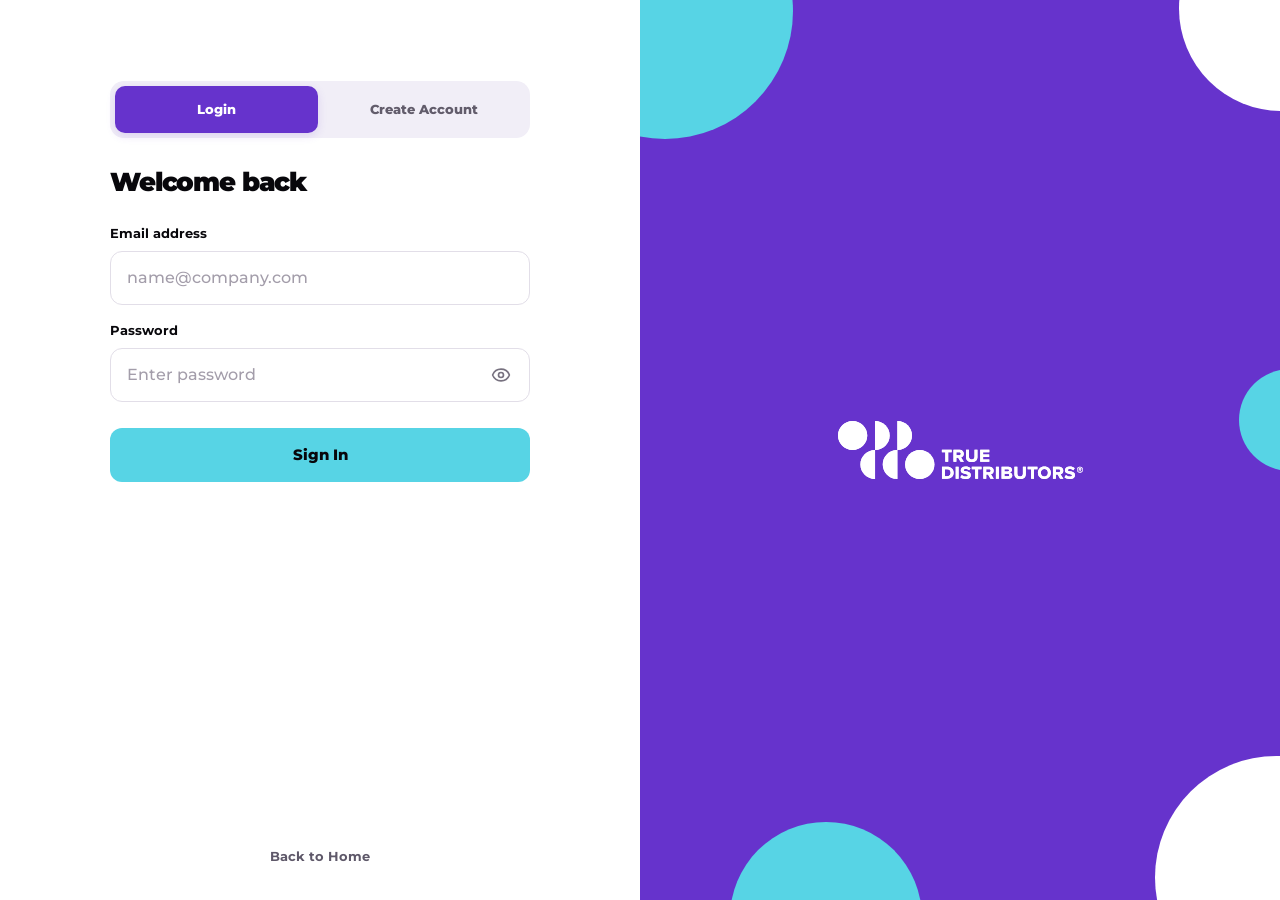
<file: login.html>
<!doctype html>
<html lang="en">
<head>
  <meta charset="utf-8">
  <meta name="viewport" content="width=device-width, initial-scale=1">
  <meta name="theme-color" content="#6633CC">
  <title>Login or Request an Account — True Distributors</title>
  <link rel="preconnect" href="https://fonts.googleapis.com">
  <link rel="preconnect" href="https://fonts.gstatic.com" crossorigin>
  <link href="https://fonts.googleapis.com/css2?family=Montserrat:wght@400;500;600;700;800;900&display=swap" rel="stylesheet">
  <link rel="stylesheet" href="./login.css?v=balanced-tabs-headings-v5">
  <style>
    /* ===== Unified page-transition — same tokens as the storefront ===== */
    :root{--td-ease:cubic-bezier(.22,1,.36,1);--td-mid:.34s;--td-slow:.42s}
    body{opacity:1;transform:none;transition:opacity var(--td-slow) var(--td-ease),transform var(--td-slow) var(--td-ease)}
    body.td-pt-entering{opacity:0;transform:translateY(8px)}
    body.td-pt-leaving{opacity:0;transform:translateY(-8px);transition:opacity var(--td-mid) var(--td-ease),transform var(--td-mid) var(--td-ease)}
    @media(prefers-reduced-motion:reduce){
      body,body.td-pt-entering,body.td-pt-leaving{opacity:1!important;transform:none!important;transition:none!important}
    }
  </style>
</head>
<body>
  <main class="auth-shell">
    <section class="auth-left" aria-label="Account access">
      <div class="auth-center">
        <div class="auth-box">
          <div class="auth-tabs" role="tablist" aria-label="Account options">
            <button id="loginTab" class="auth-tab is-active" type="button" role="tab" aria-controls="loginPanel" aria-selected="true" tabindex="0">Login</button>
            <button id="registerTab" class="auth-tab" type="button" role="tab" aria-controls="registerPanel" aria-selected="false" tabindex="-1">Create Account</button>
          </div>
          <section id="loginPanel" class="auth-panel" role="tabpanel" aria-labelledby="loginTab">
            <h1>Welcome back</h1>
            <form id="loginForm" class="auth-form">
              <div class="field">
                <label for="loginEmail">Email address</label>
                <input id="loginEmail" name="email" type="email" inputmode="email" autocomplete="username" placeholder="name@company.com" required>
              </div>
              <div class="field">
                <label for="loginPassword">Password</label>
                <div class="password-field">
                  <input id="loginPassword" name="password" type="password" autocomplete="current-password" placeholder="Enter password" required>
                  <button class="password-toggle" type="button" aria-label="Show password" aria-pressed="false" data-password="loginPassword">
                    <svg class="icon-eye" viewBox="0 0 24 24" fill="none" stroke="currentColor" stroke-width="2" stroke-linecap="round" stroke-linejoin="round" aria-hidden="true"><path d="M2.06 12.34a1 1 0 0 1 0-.68 10.75 10.75 0 0 1 19.88 0 1 1 0 0 1 0 .68 10.75 10.75 0 0 1-19.88 0Z"/><circle cx="12" cy="12" r="3"/></svg>
                    <svg class="icon-eye-off" viewBox="0 0 24 24" fill="none" stroke="currentColor" stroke-width="2" stroke-linecap="round" stroke-linejoin="round" aria-hidden="true"><path d="m3 3 18 18"/><path d="M10.6 10.6a2 2 0 0 0 2.8 2.8"/><path d="M9.88 5.09A10.7 10.7 0 0 1 12 4.88a10.75 10.75 0 0 1 9.94 6.78 1 1 0 0 1 0 .68 10.84 10.84 0 0 1-4.1 4.74"/><path d="M6.13 6.13a10.83 10.83 0 0 0-4.07 5.53 1 1 0 0 0 0 .68A10.75 10.75 0 0 0 12 19.12c1.02 0 2.01-.14 2.94-.4"/></svg>
                  </button>
                </div>
              </div>
              <button class="auth-primary" type="submit">Sign In</button>
              <p class="auth-status" id="loginStatus" role="status" aria-live="polite" hidden></p>
            </form>
          </section>
          <section id="registerPanel" class="auth-panel" role="tabpanel" aria-labelledby="registerTab" hidden>
            <h1>Customer Registration</h1>
            <form id="registerForm" class="auth-form">
              <div class="field"><label for="registerFirstName">First Name *</label><input id="registerFirstName" name="firstName" type="text" autocomplete="given-name" required></div>
              <div class="field"><label for="registerLastName">Last Name *</label><input id="registerLastName" name="lastName" type="text" autocomplete="family-name" required></div>
              <div class="field"><label for="registerEmail">Email Address *</label><input id="registerEmail" name="email" type="email" autocomplete="email" required></div>
              <div class="field"><label for="registerPhone">Phone Number *</label><input id="registerPhone" name="phone" type="tel" autocomplete="tel" required></div>
              <div class="field"><label for="registerCompany">Company Name *</label><input id="registerCompany" name="company" type="text" autocomplete="organization" required></div>
              <div class="field"><label for="registerAddress">Company Address *</label><input id="registerAddress" name="address" type="text" autocomplete="street-address" required></div>
              <div class="field"><label for="registerCity">City *</label><input id="registerCity" name="city" type="text" autocomplete="address-level2" required></div>
              <div class="field"><label for="registerPostal">ZIP / Postal Code *</label><input id="registerPostal" name="postalCode" type="text" autocomplete="postal-code" required></div>
              <button class="auth-primary" type="submit">Submit Request</button>
            </form>
            <div class="auth-request-success" id="registerSuccess" role="status" aria-live="polite" hidden>
              <img class="auth-success-image" src="./assets/request-success-fixed.jpg?v=2" onerror="this.onerror=null;this.src='./assets/request-success.svg'" alt="" aria-hidden="true" width="240" height="240">
              <h2>Request Submitted!</h2>
              <p>Thank you for your interest in True Distributors. We’ve received your account request, and our team will review your company information. We’ll be in touch soon with the next steps.</p>
            </div>
          </section>
        </div>
      </div>
      <a class="back-home" href="./index.html">Back to Home</a>
    </section>
    <aside class="auth-right" aria-label="True Distributors">
      <span class="brand-circle brand-circle-left" aria-hidden="true"></span>
      <span class="brand-circle brand-circle-top" aria-hidden="true"></span>
      <span class="brand-circle brand-circle-middle-right" aria-hidden="true"></span>
      <span class="brand-circle brand-circle-bottom-left" aria-hidden="true"></span>
      <span class="brand-circle brand-circle-right" aria-hidden="true"></span>
      <img class="auth-brand-logo" src="./td_logo.svg" alt="True Distributors" width="128" height="27">
    </aside>
  </main>
  <script>
    const tabs=[document.getElementById('loginTab'),document.getElementById('registerTab')];
    const panels=[document.getElementById('loginPanel'),document.getElementById('registerPanel')];
    function selectTab(index,focus=false){
      tabs.forEach((tab,i)=>{
        const selected=i===index;
        tab.classList.toggle('is-active',selected);
        tab.setAttribute('aria-selected',String(selected));
        tab.tabIndex=selected?0:-1;
        panels[i].hidden=!selected;
      });
      if(focus)tabs[index].focus({preventScroll:true});
    }
    tabs.forEach((tab,index)=>{
      tab.addEventListener('click',()=>selectTab(index));
      tab.addEventListener('keydown',event=>{
        if(event.key!=='ArrowLeft'&&event.key!=='ArrowRight'&&event.key!=='Home'&&event.key!=='End')return;
        event.preventDefault();
        const next=event.key==='Home'?0:event.key==='End'?tabs.length-1:
          (index+(event.key==='ArrowRight'?1:-1)+tabs.length)%tabs.length;
        selectTab(next,true);
      });
    });
    document.querySelectorAll('.password-toggle').forEach(button=>{
      button.addEventListener('click',()=>{
        const field=document.getElementById(button.dataset.password);
        const visible=field.type==='password';
        field.type=visible?'text':'password';
        button.setAttribute('aria-pressed',String(visible));
        button.setAttribute('aria-label',visible?'Hide password':'Show password');
      });
    });
    function showStatus(id,message){
      const status=document.getElementById(id);
      status.textContent=message;
      status.hidden=false;
    }
    document.getElementById('loginForm').addEventListener('submit',event=>{
      event.preventDefault();
      // Demo mode only: this site has no authentication backend.
      // Never retain or transmit entered email and password.
      showStatus('loginStatus','Demo preview enabled. No credentials were sent or verified. Opening the homepage...');
      try{sessionStorage.setItem('td-preview-auth-v1','true')}catch{}
      window.setTimeout(()=>window.location.assign('./index.html'),500);
    });
    document.getElementById('registerForm').addEventListener('submit',event=>{
      event.preventDefault();
      document.getElementById('registerForm').hidden=true;
      document.querySelector('#registerPanel > h1').hidden=true;
      document.getElementById('registerSuccess').hidden=false;
    });

    /* ===== Unified page transitions ===== */
    (function(){
      document.body.classList.add('td-pt-entering');
      requestAnimationFrame(function(){
        requestAnimationFrame(function(){ document.body.classList.remove('td-pt-entering'); });
      });
      setTimeout(function(){ document.body.classList.remove('td-pt-entering'); }, 600);
      window.addEventListener('pageshow', function(e){
        document.body.classList.remove('td-pt-leaving','td-pt-entering');
        if(e.persisted){
          document.body.classList.add('td-pt-entering');
          requestAnimationFrame(function(){
            requestAnimationFrame(function(){ document.body.classList.remove('td-pt-entering'); });
          });
        }
      });
      document.addEventListener('click', function(e){
        var a = e.target.closest ? e.target.closest('a[href]') : null;
        if(!a || e.defaultPrevented || e.metaKey || e.ctrlKey || e.shiftKey || e.altKey || e.button !== 0) return;
        if(a.target === '_blank' || a.hasAttribute('download')) return;
        var href = a.getAttribute('href') || '';
        if(!href || href.charAt(0) === '#' || href.indexOf('mailto:') === 0 || href.indexOf('tel:') === 0) return;
        try { if(new URL(a.href, location.href).origin !== location.origin) return; } catch(_) { return; }
        e.preventDefault();
        document.body.classList.add('td-pt-leaving');
        setTimeout(function(){ window.location.href = a.href; }, 260);
      }, true);
      /* Smooth fade-out on successful demo login */
      var lf = document.getElementById('loginForm');
      if(lf) lf.addEventListener('submit', function(){
        document.body.classList.add('td-pt-leaving');
      }, true);
    })();
  </script>
</body>
</html>
</file>
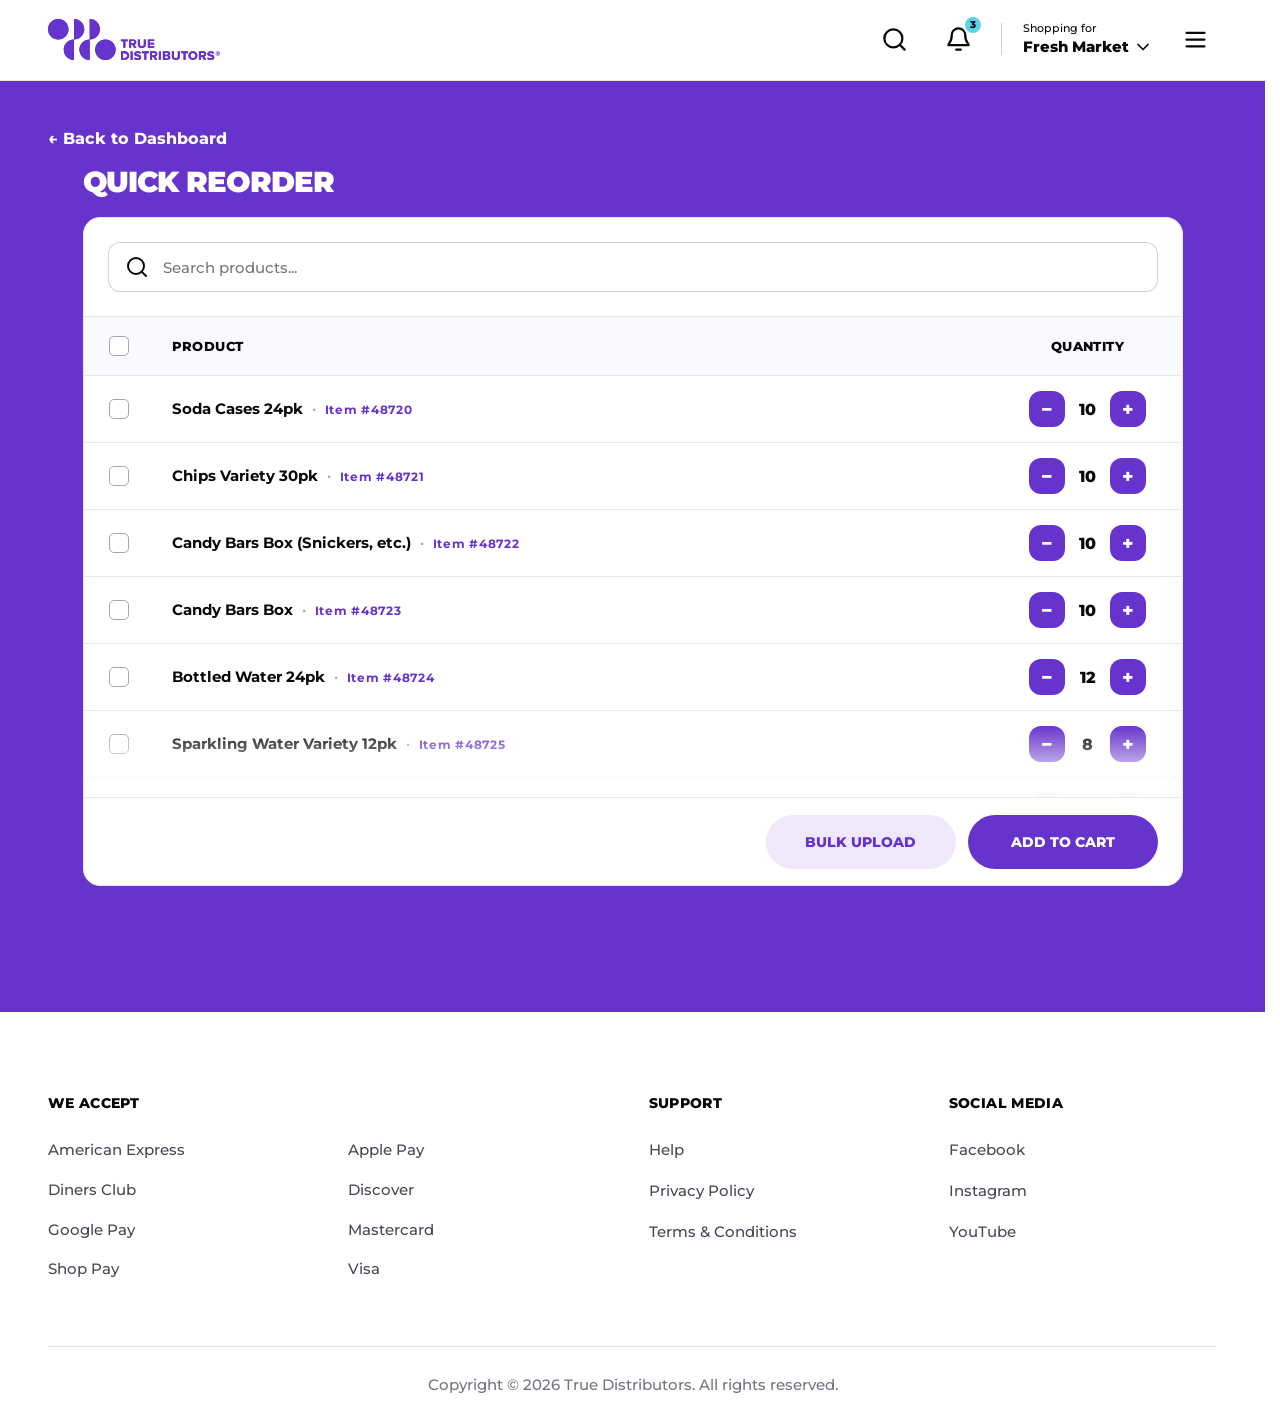
<file: quick-reorder.html>
<!doctype html>
<html lang="en">
<head>
  <meta charset="utf-8">
  <meta name="viewport" content="width=device-width, initial-scale=1">
  <meta name="theme-color" content="#6633CC">
  <title>Quick Reorder — True Distributors</title>
  <link rel="preconnect" href="https://fonts.googleapis.com">
  <link rel="preconnect" href="https://fonts.gstatic.com" crossorigin>
  <link href="https://fonts.googleapis.com/css2?family=Montserrat:wght@400;500;600;700;800;900&display=swap" rel="stylesheet">
  <link rel="stylesheet" href="./styles.css?v=dashboard-menu-exact-20261104">
<style>
/* Dashboard-only layout: original storefront components, right aligned. */
.site-nav{display:flex;align-items:center}
.shopping-nav-controls{margin-left:auto;justify-content:flex-end}
@media(max-width:760px){
  .site-nav{display:flex;flex-wrap:nowrap;align-items:center;gap:10px;min-height:66px}
  .site-nav-logo{flex:none;width:auto}
  .shopping-nav-controls{display:flex;flex:1;min-width:0;width:auto;margin-left:auto;align-items:center;justify-content:flex-end;gap:clamp(7px,2vw,15px)}
  .shopping-user{display:flex;flex:none;min-width:0}
  .shopping-user-details{min-width:0}
  .mobile-user-trigger{max-width:150px}
  .mobile-user-trigger-name{overflow:hidden;text-overflow:ellipsis;white-space:nowrap}
}
@media(max-width:380px){
  .site-nav-logo img{width:108px}
  .shopping-nav-controls{gap:4px}
}
</style>
<style>
/* Dashboard-only solid purple block: exactly the Home hero minimum heights. */
.dashboard-purple-hero{width:100%;min-height:clamp(520px,68vw,740px);background:linear-gradient(to bottom,var(--purple,#6633CC) 0%,var(--purple,#6633CC) var(--dashboard-purple-stop,70%),#fff var(--dashboard-purple-stop,70%),#fff 100%)}
@media(max-width:760px){.dashboard-purple-hero{min-height:570px}}
</style>
<style>
/* Dashboard-only tracking, using the original storefront tokens. */
.dashboard-hero-content{width:min(1440px,calc(100% - 96px));margin:0 auto;padding:48px 0 68px}
.dashboard-tracking-heading{display:flex;align-items:center;justify-content:space-between;gap:24px;margin-bottom:22px;color:#fff}
.dashboard-tracking-heading h1{margin:0;font-size:clamp(26px,2.25vw,34px);font-weight:900;line-height:1.08;letter-spacing:-.035em}
@media(max-width:1300px) and (min-width:901px){.dashboard-tracking-column .dashboard-tracking-heading{align-items:flex-start;flex-direction:column;gap:9px}.dashboard-tracking-column .dashboard-order-meta{justify-content:flex-start}}
.dashboard-order-meta{display:flex;align-items:center;justify-content:flex-end;flex-wrap:wrap;gap:12px;margin:0;color:#fff;font-size:clamp(13px,1.15vw,16px);font-weight:500;line-height:1.5}
.dashboard-order-meta strong{font-weight:800}
.dashboard-tracking-card{width:100%;padding:26px 30px 24px;border:1px solid rgba(255,255,255,.82);border-radius:17px;background:linear-gradient(120deg,#fff 0%,#fff 56%,#faf8ff 100%);box-shadow:0 8px 22px rgba(31,12,69,.11);color:var(--ink)}
.dashboard-tracking-steps{position:relative;display:block;min-height:65px;margin:0;padding:0;list-style:none}
.dashboard-tracking-steps::before,.dashboard-tracking-steps::after{content:"";position:absolute;top:16px;left:17px;height:2px;border-radius:999px;pointer-events:none}
.dashboard-tracking-steps::before{right:17px;background:#e7e2ee}
.dashboard-tracking-steps::after{width:calc(33.3333% - 11.3333px);background:var(--purple)}
.dashboard-tracking-steps li{position:absolute;top:0;z-index:1;display:flex;flex-direction:column;align-items:center;gap:10px;min-width:0;white-space:nowrap;font-size:clamp(12px,1.1vw,15px);line-height:1.35;font-weight:700;text-align:center;transform:translateX(-50%)}
.dashboard-tracking-steps li:first-child{left:0;transform:none}
.dashboard-tracking-steps li:nth-child(2){left:calc(33.3333% + 5.6667px)}
.dashboard-tracking-steps li:nth-child(3){left:calc(66.6667% - 5.6667px)}
.dashboard-tracking-steps li:last-child{left:auto;right:0;transform:none}
.dashboard-tracking-marker{width:34px;height:34px;border:2px solid #b7afc1;border-radius:50%;flex:none;background:#fff;display:grid;place-items:center;position:relative;z-index:1;color:#fff;box-shadow:0 0 0 4px #fff}
.dashboard-tracking-steps .is-complete .dashboard-tracking-marker{background:var(--purple);border-color:var(--purple);box-shadow:0 0 0 4px #f0eafb}
.dashboard-tracking-steps .is-pending .dashboard-tracking-marker{background:#fff;border-color:#e7e2ee}
.dashboard-tracking-steps .is-pending{color:#565160}
@media(max-width:760px){
  .dashboard-hero-content{width:calc(100% - 36px);padding:32px 0 48px}
  .dashboard-tracking-heading{align-items:flex-start;flex-direction:column;gap:12px;margin-bottom:20px}
  .dashboard-tracking-heading h1{font-size:clamp(24px,6.4vw,30px)}
  .dashboard-order-meta{justify-content:flex-start;gap:8px;font-size:13px}
  .dashboard-tracking-card{padding:21px 15px 20px}
  .dashboard-tracking-steps{min-height:66px}
  .dashboard-tracking-steps li{gap:10px;font-size:clamp(9px,2.6vw,12px)}
  .dashboard-tracking-marker{width:28px;height:28px;box-shadow:0 0 0 3px #fff}
  .dashboard-tracking-steps .is-complete .dashboard-tracking-marker{box-shadow:0 0 0 3px #f0eafb}
  .dashboard-tracking-marker svg{width:16px;height:16px}
  .dashboard-tracking-steps::before,.dashboard-tracking-steps::after{top:13px;left:14px;height:2px}
  .dashboard-tracking-steps::before{right:14px}
  .dashboard-tracking-steps::after{width:calc(33.3333% - 9.3333px)}
  .dashboard-tracking-steps li:nth-child(2){left:calc(33.3333% + 4.6667px)}
  .dashboard-tracking-steps li:nth-child(3){left:calc(66.6667% - 4.6667px)}
}
</style>
<style>
/* Account Balance card beneath tracking, aligned to the right (~40%). */
.dashboard-overview-row{display:grid;grid-template-columns:minmax(0,60%) minmax(0,30%);justify-content:space-between;align-items:start;gap:24px}
.dashboard-tracking-column{min-width:0}
.dashboard-reorder-row{margin-top:28px}
.dashboard-reorder-row .dashboard-reorder-column{width:100%}
.dashboard-balance-column,.dashboard-reorder-column{min-width:0}
.dashboard-balance-card{width:100%;min-width:0;background:#fff;color:var(--ink);border:1px solid var(--line);border-radius:17px;overflow:hidden;box-shadow:0 8px 22px rgba(31,12,69,.11)}
.dashboard-balance-heading{margin:0 0 22px;color:#fff;font:900 clamp(26px,2.25vw,34px)/1.08 var(--font);letter-spacing:-.035em}
.dashboard-balance-body{padding:24px 25px 26px}
.dashboard-balance-summary{display:flex;flex-direction:column;gap:8px;margin-bottom:24px}
.dashboard-balance-label{font-size:14px;font-weight:600;color:#686375}
.dashboard-balance-amount{font-size:clamp(38px,3.2vw,49px);font-weight:900;letter-spacing:-.045em;line-height:1}
.dashboard-balance-footer{display:flex;align-items:flex-end;justify-content:space-between;gap:16px;flex-wrap:wrap}
.dashboard-balance-date{display:flex;flex-direction:column;gap:5px;margin:0;font-size:12px;font-weight:600;color:#686375}
.dashboard-balance-date strong{font-size:15px;font-weight:800;color:var(--ink)}
@media(max-width:900px){.dashboard-overview-row{grid-template-columns:minmax(0,1fr);gap:28px}.dashboard-reorder-row{margin-top:28px}}
@media(max-width:760px){
  .dashboard-overview-row{gap:22px}
  .dashboard-reorder-row{margin-top:22px}
  .dashboard-balance-heading{margin-bottom:20px;font-size:clamp(24px,6.4vw,30px)}
  .dashboard-balance-body{padding:22px 20px}
  .dashboard-balance-summary{margin-bottom:22px}
  .dashboard-balance-amount{font-size:40px}
}

/* Quick Reorder: reuse storefront search field, CTA and quantity control treatments. */
.dashboard-reorder-card{background:linear-gradient(120deg,#fff 0%,#fff 56%,#faf8ff 100%);border:1px solid rgba(255,255,255,.82);border-radius:17px;overflow:hidden;box-shadow:0 8px 22px rgba(31,12,69,.11);color:var(--ink)}
.dashboard-reorder-toolbar{display:flex;align-items:center;padding:24px;border-bottom:1px solid var(--line)}
.dashboard-reorder-toolbar .dashboard-reorder-search.header-search-inner{flex:1 1 100%;display:flex;align-items:center;gap:14px;box-sizing:border-box;min-width:0;max-width:none;width:100%;min-height:50px;height:50px;margin:0;padding:0 16px;border:1px solid rgba(8,7,11,.18);border-radius:12px;background:#fff;color:var(--ink);transform:none;transition:none}
.dashboard-reorder-toolbar .dashboard-reorder-search.header-search-inner:hover,.dashboard-reorder-toolbar .dashboard-reorder-search.header-search-inner:focus-within{border-color:rgba(8,7,11,.18)}
.dashboard-reorder-toolbar .dashboard-reorder-search.header-search-inner input{flex:1;min-width:0;width:100%;height:48px;padding:0;border:0;outline:0;background:transparent;color:var(--ink);font:500 15px var(--font)}
.dashboard-reorder-toolbar .dashboard-reorder-search.header-search-inner input::placeholder{color:#777;opacity:1}
.dashboard-reorder-toolbar .dashboard-reorder-search.header-search-inner svg{width:24px;height:24px;flex:none}
.dashboard-reorder-table-wrap{width:100%;overflow-x:auto}
.dashboard-reorder-table{width:100%;border-collapse:collapse;table-layout:fixed}
.dashboard-reorder-table th{padding:16px 24px;text-align:left;font:800 13px var(--font);letter-spacing:.035em;color:var(--ink);background:#faf9fc}
.dashboard-reorder-table td{padding:15px 24px;font:700 15px/1.5 var(--font);border-top:1px solid var(--line);vertical-align:middle}
.dashboard-reorder-table th:nth-child(3),.dashboard-reorder-table td:nth-child(3){width:188px;text-align:center}
.dashboard-reorder-table th:nth-child(1),.dashboard-reorder-table td:nth-child(1){width:64px;text-align:center;padding-left:16px;padding-right:10px}
.dashboard-reorder-table input[type=checkbox]{appearance:none;display:inline-grid;place-content:center;width:20px;height:20px;border:1.5px solid #aaa3b6;border-radius:5px;background:#fff;cursor:pointer;vertical-align:middle}
.dashboard-reorder-table input[type=checkbox]:checked{background:var(--purple);border-color:var(--purple)}
.dashboard-reorder-table input[type=checkbox]:checked::after{content:"";width:9px;height:5px;border:solid #fff;border-width:0 0 2px 2px;transform:rotate(-45deg) translate(1px,-1px)}
.dashboard-reorder-table input[type=checkbox]:focus-visible{outline:2px solid var(--cyan);outline-offset:3px}
.dashboard-reorder-quantity{display:flex;align-items:center;justify-content:center;gap:10px}
.dashboard-reorder-quantity .td-qty-step{display:grid;place-items:center;width:36px;height:36px;padding:0;border:0;border-radius:12px;background:var(--purple);color:#fff;font:800 19px var(--font);cursor:pointer}
.dashboard-reorder-quantity .td-qty-step:hover{background:#4b21a6}
.dashboard-reorder-quantity .td-qty-step:focus-visible{outline:2px solid var(--cyan);outline-offset:3px}
.dashboard-reorder-quantity output{min-width:25px;text-align:center;font:800 16px var(--font)}
.dashboard-reorder-actions{min-height:88px;display:flex;align-items:center;justify-content:space-between;gap:16px;padding:16px 24px;border-top:1px solid var(--line)}
.dashboard-reorder-feedback{flex:1;min-width:0;font:600 13px/1.4 var(--font);color:#686375}
.dashboard-reorder-action-buttons{display:flex;align-items:center;justify-content:flex-end;gap:12px;flex:none}
/* Standardized CTAs: exact Home Explore Products pill geometry and typography. */
.dashboard-hero-content button.dashboard-action.hero-cta{
  -webkit-appearance:none;appearance:none;box-sizing:border-box;
  display:inline-flex;flex:0 0 auto;align-items:center;justify-content:center;
  width:auto;min-width:190px;min-height:54px;height:54px;max-width:100%;
  gap:12px;margin:0;padding:0 25px;border:0;border-radius:999px;
  font-family:var(--font);font-size:14px;font-weight:800;line-height:1;
  letter-spacing:0;text-transform:none;text-align:center;white-space:nowrap;
  cursor:pointer;transform:none;box-shadow:none;transition:none;
}
.dashboard-hero-content button.dashboard-action-primary.hero-cta,
.dashboard-hero-content button.dashboard-action-primary.hero-cta:hover{
  background:var(--purple);color:#fff;border:0;box-shadow:none;transform:none;
}
.dashboard-hero-content button.dashboard-action-secondary.hero-cta,
.dashboard-hero-content button.dashboard-action-secondary.hero-cta:hover{
  background:#eee8fa;color:var(--purple);border:0;box-shadow:none;transform:none;
}
.dashboard-hero-content button.dashboard-action.hero-cta:focus-visible{
  outline:2px solid var(--cyan);outline-offset:3px;
}
.dashboard-hero-content button.dashboard-action.hero-cta .lucide-icon{width:20px;height:20px;flex:none}
@media(max-width:760px){
  .dashboard-reorder-toolbar{padding:24px}
  .dashboard-reorder-toolbar .dashboard-reorder-search.header-search-inner{height:48px;min-height:48px;padding:0 12px;gap:8px}
  .dashboard-reorder-toolbar .dashboard-reorder-search.header-search-inner input{height:46px;font-size:15px}
  .dashboard-reorder-toolbar .dashboard-reorder-search.header-search-inner svg{width:20px;height:20px}
  .dashboard-reorder-table th{padding:13px 12px;font-size:12px}
  .dashboard-reorder-table td{padding:13px 12px;font-size:14px}
  .dashboard-reorder-table th:nth-child(3),.dashboard-reorder-table td:nth-child(3){width:140px}
  .dashboard-reorder-table th:nth-child(1),.dashboard-reorder-table td:nth-child(1){width:44px;padding:7px}
  .dashboard-reorder-quantity{gap:5px}
  .dashboard-reorder-quantity .td-qty-step{width:29px;height:32px;border-radius:10px;font-size:17px}
  .dashboard-reorder-quantity output{min-width:21px;font-size:14px}
  .dashboard-reorder-actions{padding:14px 15px;gap:10px;flex-wrap:wrap}
  .dashboard-reorder-action-buttons{gap:9px;margin-left:auto}
  .dashboard-hero-content button.dashboard-action.hero-cta{width:auto;min-width:0;min-height:48px;height:48px;padding:0 18px;gap:8px;font-size:13px}
}
</style>
<style>
/* Account Balance: compact, balanced layout matching Order Tracking's card language. */
.dashboard-overview-row{
  grid-template-columns:minmax(0,7fr) minmax(0,3fr);
  justify-content:stretch;
  align-items:start;
  column-gap:24px;
}
.dashboard-balance-column .dashboard-balance-heading{
  margin:0 0 22px;
  color:#fff;
  font:900 clamp(26px,2.25vw,34px)/1.08 var(--font);
  letter-spacing:-.035em;
}
.dashboard-balance-column .dashboard-balance-card{
  background:linear-gradient(120deg,#fff 0%,#fff 56%,#faf8ff 100%);
  border:1px solid rgba(255,255,255,.82);
  border-radius:17px;
  box-shadow:0 8px 22px rgba(31,12,69,.11);
}
.dashboard-balance-column .dashboard-balance-body{
  display:flex;
  flex-direction:column;
  align-items:stretch;
  justify-content:center;
  gap:16px;
  padding:22px 24px;
}
.dashboard-balance-column .dashboard-balance-summary{
  display:flex;flex-direction:column;gap:5px;margin:0;
}
.dashboard-balance-column .dashboard-balance-label{font-size:13px;font-weight:600;color:#686375}
.dashboard-balance-column .dashboard-balance-amount{
  font-size:clamp(30px,2.8vw,42px);
  font-weight:900;
  line-height:1.05;
  letter-spacing:-.045em;
}
.dashboard-balance-column .dashboard-balance-footer{
  display:flex;
  flex-direction:row;
  align-items:center;
  justify-content:space-between;
  gap:12px;
  flex-wrap:wrap;
}
.dashboard-balance-column .dashboard-balance-date{display:flex;flex-direction:column;gap:5px;margin:0;font-size:12px;font-weight:600;color:#686375}
.dashboard-balance-column .dashboard-balance-date strong{font-size:14px;font-weight:800;color:var(--ink)}
.dashboard-balance-column button.dashboard-action.hero-cta{
  width:auto;min-width:0;min-height:46px;height:46px;
  padding:0 18px;font-size:13px;white-space:nowrap;
}
.dashboard-reorder-row{margin-top:32px}
@media(min-width:901px) and (max-width:1200px){
  .dashboard-balance-column .dashboard-balance-footer{align-items:stretch;flex-direction:column}
  .dashboard-balance-column button.dashboard-action.hero-cta{width:100%}
}
@media(max-width:900px){
  .dashboard-overview-row{grid-template-columns:minmax(0,1fr);row-gap:26px}
  .dashboard-balance-column .dashboard-balance-body{padding:22px 24px}
  .dashboard-reorder-row{margin-top:26px}
}
@media(max-width:480px){
  .dashboard-balance-column .dashboard-balance-body{padding:20px}
  .dashboard-balance-column .dashboard-balance-footer{align-items:stretch;flex-direction:column}
  .dashboard-balance-column button.dashboard-action.hero-cta{width:100%}
}
</style>
<style>
/* Layout only: full-width Quick Reorder first, Account Balance and Tracking stacked below. */
.dashboard-hero-content .dashboard-reorder-row{margin-top:0}
.dashboard-balance-stack{width:30%;margin:32px 0 0 auto;display:flex;flex-direction:column;gap:32px;min-width:0}
.dashboard-balance-stack .dashboard-tracking-column,.dashboard-balance-stack .dashboard-balance-column{width:100%;min-width:0}
.dashboard-balance-stack .dashboard-tracking-heading{flex-direction:column;align-items:flex-start;gap:8px}
.dashboard-balance-stack .dashboard-order-meta{justify-content:flex-start;text-align:left;white-space:normal}
.dashboard-balance-stack .dashboard-tracking-steps li{font-size:clamp(9px,.85vw,12px)}
.dashboard-balance-stack .dashboard-tracking-card{padding:22px 20px 20px}
@media(max-width:900px){
  .dashboard-balance-stack{width:100%;margin-top:26px;gap:26px}
  .dashboard-balance-stack .dashboard-tracking-steps li{font-size:clamp(10px,2.6vw,14px)}
}
</style>
<style>
/* Quick Reorder 60% left; Balance and Order Tracking stack at 30% right. */
.dashboard-hero-content .dashboard-main-grid{
  display:grid;
  grid-template-columns:minmax(0,65%) minmax(0,30%);
  align-items:start;
  justify-content:space-between;
  gap:0;
}
.dashboard-hero-content .dashboard-main-grid > .dashboard-reorder-row{min-width:0;width:100%;margin:0}
.dashboard-hero-content .dashboard-main-grid > .dashboard-balance-stack{
  min-width:0;width:100%;margin:0;gap:48px;
}
@media(max-width:900px){
  .dashboard-hero-content .dashboard-main-grid{grid-template-columns:minmax(0,1fr);gap:26px}
  .dashboard-hero-content .dashboard-main-grid > .dashboard-balance-stack{gap:36px}
}
</style>
<style>
/* Vertical order progress inside the right-hand dashboard column. */
.dashboard-balance-stack .dashboard-tracking-steps{
  --tracking-marker-size:34px;
  position:relative;
  display:grid;
  grid-template-columns:minmax(0,1fr);
  row-gap:38px;
  min-height:0;
  margin:0;
  padding:0;
  list-style:none;
}
.dashboard-balance-stack .dashboard-tracking-steps::before,
.dashboard-balance-stack .dashboard-tracking-steps::after{
  content:"";
  position:absolute;
  left:calc(var(--tracking-marker-size) / 2 - 1px);
  right:auto;
  top:calc(var(--tracking-marker-size) / 2);
  width:2px;
  border-radius:99px;
  pointer-events:none;
}
.dashboard-balance-stack .dashboard-tracking-steps::before{
  height:calc(100% - var(--tracking-marker-size));
  background:#e7e2ee;
}
.dashboard-balance-stack .dashboard-tracking-steps::after{
  height:calc((100% - var(--tracking-marker-size)) / 3);
  background:var(--purple);
}
.dashboard-balance-stack .dashboard-tracking-steps li,
.dashboard-balance-stack .dashboard-tracking-steps li:first-child,
.dashboard-balance-stack .dashboard-tracking-steps li:nth-child(2),
.dashboard-balance-stack .dashboard-tracking-steps li:nth-child(3),
.dashboard-balance-stack .dashboard-tracking-steps li:last-child{
  position:relative;
  left:auto;
  right:auto;
  top:auto;
  transform:none;
  display:flex;
  flex-direction:row;
  align-items:center;
  justify-content:flex-start;
  gap:14px;
  min-height:var(--tracking-marker-size);
  white-space:normal;
  font-size:14px;
  line-height:1.35;
  text-align:left;
}
.dashboard-balance-stack .dashboard-tracking-steps .dashboard-tracking-marker{
  width:var(--tracking-marker-size);
  height:var(--tracking-marker-size);
}
@media(max-width:760px){
  .dashboard-balance-stack .dashboard-tracking-steps{--tracking-marker-size:28px}
  .dashboard-balance-stack .dashboard-tracking-steps li{font-size:13px}
}
</style>
<style>
/* Clean, original vertical tracking with a title and explanatory subtitle per step. */
.dashboard-balance-stack .dashboard-tracking-step-copy{
  display:flex;flex-direction:column;align-items:flex-start;gap:5px;
  min-width:0;text-align:left;
}
.dashboard-balance-stack .dashboard-tracking-step-copy strong{
  font-size:16px;line-height:1.35;font-weight:800;color:var(--ink);
}
.dashboard-balance-stack .dashboard-tracking-step-copy small{
  font-size:14px;line-height:1.5;font-weight:500;color:#777181;
}
.dashboard-balance-stack .dashboard-tracking-steps li.is-pending .dashboard-tracking-step-copy strong{color:#565160}
@media(max-width:760px){
  .dashboard-balance-stack .dashboard-tracking-step-copy strong{font-size:15px}
  .dashboard-balance-stack .dashboard-tracking-step-copy small{font-size:13px}
}
</style><style>
/* Quick Reorder card ends at the bottom of Order Tracking; only its product list scrolls. */
@media(min-width:901px){
  .dashboard-main-grid .dashboard-reorder-row,
  .dashboard-main-grid .dashboard-reorder-column{min-width:0;min-height:0}
  .dashboard-main-grid .dashboard-reorder-column{display:flex;flex-direction:column}
  .dashboard-main-grid .dashboard-reorder-column > .dashboard-balance-heading{flex:none}
  .dashboard-main-grid .dashboard-reorder-card{
    display:flex;flex-direction:column;
    height:var(--dashboard-reorder-card-height,auto);
    min-height:0;
  }
  .dashboard-main-grid .dashboard-reorder-toolbar,
  .dashboard-main-grid .dashboard-reorder-actions{flex:0 0 auto}
  .dashboard-main-grid .dashboard-reorder-table-wrap{
    flex:1 1 auto;min-height:0;overflow-y:auto;overflow-x:auto;
    overscroll-behavior:contain;
  }
  .dashboard-main-grid .dashboard-reorder-table thead{
    position:sticky;top:0;z-index:2;
  }
}
@media(max-width:900px){
  .dashboard-main-grid .dashboard-reorder-card{height:auto}
  .dashboard-main-grid .dashboard-reorder-table-wrap{max-height:none;overflow-y:visible}
}
</style>
<style>
/* Quick Reorder only: subtle white fade signals additional products below. */
.dashboard-main-grid .dashboard-reorder-card{position:relative}
.dashboard-main-grid .dashboard-reorder-table-region{position:relative;flex:1 1 auto;min-height:0;min-width:0}
.dashboard-main-grid .dashboard-reorder-table-region .dashboard-reorder-table-wrap{height:100%;min-height:0}
.dashboard-main-grid .dashboard-reorder-table-region::after{
  content:"";position:absolute;z-index:3;left:0;right:0;bottom:0;height:72px;
  background:linear-gradient(to bottom,rgba(255,255,255,0) 0%,rgba(255,255,255,.65) 60%,#fff 100%);
  opacity:0;pointer-events:none;transition:opacity .18s ease;
}
.dashboard-main-grid .dashboard-reorder-table-region.has-more-below::after{opacity:1}
@media(max-width:900px){
  .dashboard-main-grid .dashboard-reorder-table-region{flex:none}
  .dashboard-main-grid .dashboard-reorder-table-region .dashboard-reorder-table-wrap{height:auto}
  .dashboard-main-grid .dashboard-reorder-table-region::after{display:none}
}
</style>
<style>
/* Standalone promotions section under the dashboard cards. */
.dashboard-promotions{background:#fff;padding:32px 0 80px;color:var(--ink)}
.dashboard-promotions-inner{width:min(1440px,calc(100% - 96px));margin:0 auto}
.dashboard-promotions-heading{margin:0 0 24px;color:var(--ink);font:900 clamp(26px,2.25vw,34px)/1.1 var(--font);letter-spacing:-.035em}
.dashboard-promotions-grid{display:grid;grid-template-columns:repeat(3,minmax(0,1fr));gap:24px}
.dashboard-promo-card{min-width:0;background:#fff;border:1px solid #e8e4ee;border-radius:17px;overflow:hidden;box-shadow:0 8px 22px rgba(31,12,69,.11);display:flex;flex-direction:column}
.dashboard-promo-art{position:relative;width:100%;overflow:hidden;background:#f0ebfb}
.dashboard-promo-art img{display:block;width:100%;height:auto;object-fit:contain}
.dashboard-promo-text{padding:18px 22px 20px;min-height:88px;display:flex;flex-direction:column;justify-content:center;gap:6px}
.dashboard-promo-text h3{margin:0;font:900 18px/1.25 var(--font);letter-spacing:-.02em;color:var(--ink)}
.dashboard-promo-text p{margin:0;font:500 14px/1.5 var(--font);color:#686375}
@media(max-width:900px){.dashboard-promotions-grid{grid-template-columns:repeat(2,minmax(0,1fr));gap:18px}}
@media(max-width:760px){.dashboard-promotions{padding:24px 0 54px}.dashboard-promotions-inner{width:calc(100% - 36px)}.dashboard-promotions-heading{font-size:clamp(24px,6.4vw,30px);margin-bottom:20px}}
@media(max-width:560px){.dashboard-promotions-grid{grid-template-columns:1fr}.dashboard-promo-text{padding:16px 18px}.dashboard-promo-text h3{font-size:17px}}
</style>
<style>
/* Selected-products action belongs only to the Quick Reorder toolbar. */
.dashboard-reorder-toolbar{gap:14px}
.dashboard-reorder-toolbar .dashboard-reorder-search.header-search-inner{flex:1 1 auto}
.dashboard-reorder-toolbar .dashboard-clear-selected{
  display:inline-flex;align-items:center;justify-content:center;gap:10px;flex:0 0 auto;
  min-height:50px;padding:0 18px;border:0;border-radius:12px;
  background:#fbe5e9;color:#cc3152;font:800 13px/1.2 var(--font);
  white-space:nowrap;cursor:pointer;box-shadow:none;transition:none;
}
.dashboard-reorder-toolbar .dashboard-clear-selected[hidden]{display:none!important}
.dashboard-reorder-toolbar .dashboard-clear-selected:hover{background:#fbe5e9;color:#cc3152}
.dashboard-reorder-toolbar .dashboard-clear-selected:focus-visible{outline:2px solid #cc3152;outline-offset:3px}
.dashboard-reorder-toolbar .dashboard-clear-selected svg{width:18px;height:18px;flex:none}
@media(max-width:560px){
  .dashboard-reorder-toolbar{gap:10px;flex-wrap:wrap}
  .dashboard-reorder-toolbar .dashboard-reorder-search.header-search-inner{flex:1 1 100%}
  .dashboard-reorder-toolbar .dashboard-clear-selected{min-height:44px;margin-left:auto;padding:0 14px}
}
</style><style>
/* Unified storefront card styling: same as .card in styles.css.
   Dashboard-only: never change storefront pages. */
.dashboard-purple-hero .dashboard-reorder-card,
.dashboard-purple-hero .dashboard-balance-card,
.dashboard-purple-hero .dashboard-tracking-card,
.dashboard-promotions .dashboard-promo-card{
  background:#fff;
  border:1px solid var(--line);
  border-radius:17px;
  box-shadow:none;
  overflow:hidden;
}
.dashboard-purple-hero .dashboard-reorder-card:hover,
.dashboard-purple-hero .dashboard-balance-card:hover,
.dashboard-purple-hero .dashboard-tracking-card:hover,
.dashboard-promotions .dashboard-promo-card:hover{
  border-color:var(--line);
  box-shadow:none;
  transform:none;
}
</style>

<style>
/* Quick Reorder product-name + item ID follows the storefront product-card standard. */
.dashboard-reorder-table .dashboard-reorder-product-name{font-weight:700;color:var(--ink)}
.dashboard-reorder-table .dashboard-reorder-product-separator{color:#a5a1ae;font-weight:600;margin:0 5px}
.dashboard-reorder-table .dashboard-reorder-item-id{color:var(--purple);font-size:12px;font-weight:700;letter-spacing:.06em;white-space:nowrap}
</style>
<style>
/* Exact storefront New Arrivals card/carousel primitives scoped to this Dashboard section. */
.dashboard-products-section{padding:12px 0 100px;background:#fff;color:var(--ink)}
.dashboard-products-inner{width:min(1440px,calc(100% - 96px));margin:0 auto}
.dashboard-products-section .section-header{margin-bottom:24px}
.dashboard-products-section #dashboardNewTitle{margin:20px 0 0;font-size:clamp(42px,5vw,70px);line-height:1;letter-spacing:-.035em;font-weight:900;color:#000}
.dashboard-products-section .card{box-shadow:none}
.dashboard-products-section .prices{display:flex!important}
.dashboard-products-section .old,.dashboard-products-section .new-price{display:block!important}
.dashboard-products-section .carousel-arrow:disabled{opacity:0;pointer-events:none}
.dashboard-products-section .dashboard-carousel-feedback{color:var(--purple);font:600 12px/1.5 var(--font);min-height:18px}
@media(max-width:760px){
  .dashboard-products-section{padding:8px 0 64px}
  .dashboard-products-inner{width:calc(100% - 36px)}
  .dashboard-products-section #dashboardNewTitle{font-size:clamp(37px,8vw,54px)}
}
</style>

<style>
/* Mobile-only Dashboard: Balance → Tracking → Quick Reorder. Desktop remains unchanged. */
@media(max-width:900px){
  .dashboard-hero-content .dashboard-main-grid{
    display:flex;flex-direction:column;align-items:stretch;gap:28px;
  }
  .dashboard-hero-content .dashboard-main-grid > .dashboard-balance-stack{
    order:0;width:100%;margin:0;gap:28px;
  }
  .dashboard-hero-content .dashboard-main-grid > .dashboard-reorder-row{
    order:1;width:100%;margin:0;
  }
  .dashboard-main-grid .dashboard-reorder-table{
    border-collapse:separate;border-spacing:0 9px;
    width:100%;table-layout:fixed;padding:0 10px 12px;
  }
  .dashboard-main-grid .dashboard-reorder-table thead th{
    background:#fff;border:0;
  }
  .dashboard-main-grid .dashboard-reorder-table tbody td{
    background:#faf9fc;
    border-top:1px solid var(--line);
    border-bottom:1px solid var(--line);
    padding-top:16px;padding-bottom:16px;
  }
  .dashboard-main-grid .dashboard-reorder-table tbody td:first-child{
    border-left:1px solid var(--line);
    border-radius:12px 0 0 12px;
  }
  .dashboard-main-grid .dashboard-reorder-table tbody td:last-child{
    border-right:1px solid var(--line);
    border-radius:0 12px 12px 0;
  }
  .dashboard-main-grid .dashboard-reorder-table tbody tr:has(input[type="checkbox"]:checked) td{
    background:#f4efff;border-top-color:#dacdf6;border-bottom-color:#dacdf6;
  }
  .dashboard-main-grid .dashboard-reorder-table tbody tr:has(input[type="checkbox"]:checked) td:first-child{border-left-color:#dacdf6}
  .dashboard-main-grid .dashboard-reorder-table tbody tr:has(input[type="checkbox"]:checked) td:last-child{border-right-color:#dacdf6}
}
@media(max-width:560px){
  .dashboard-main-grid .dashboard-reorder-table{padding:0 6px 10px;border-spacing:0 8px}
  .dashboard-main-grid .dashboard-reorder-table tbody td{padding-top:13px;padding-bottom:13px}
}
/* Compact internal scrolling for mobile Quick Reorder cards; toolbar and actions stay visible. */
@media(max-width:900px){
  .dashboard-hero-content .dashboard-main-grid .dashboard-reorder-card{
    display:flex;
    flex-direction:column;
    height:auto;
    max-height:none;
  }
  .dashboard-hero-content .dashboard-main-grid .dashboard-reorder-toolbar,
  .dashboard-hero-content .dashboard-main-grid .dashboard-reorder-actions{
    flex:0 0 auto;
  }
  .dashboard-hero-content .dashboard-main-grid .dashboard-reorder-table-region{
    display:block;
    flex:0 1 auto;
    min-height:0;
    height:clamp(285px,45vh,410px);
    max-height:clamp(285px,45vh,410px);
    overflow:hidden;
  }
  .dashboard-hero-content .dashboard-main-grid .dashboard-reorder-table-region .dashboard-reorder-table-wrap{
    width:100%;
    height:100%;
    max-height:100%;
    overflow-x:auto;
    overflow-y:auto;
    overscroll-behavior-y:contain;
    -webkit-overflow-scrolling:touch;
    scrollbar-width:thin;
    scrollbar-color:#cbbce9 transparent;
    touch-action:pan-y;
  }
  .dashboard-hero-content .dashboard-main-grid .dashboard-reorder-table-region::after{
    display:block;
    pointer-events:none;
  }
}
</style>
<style>
/* Exact full-screen purple burger from landing-build.js, Dashboard only. */
:root{--td-ease:cubic-bezier(.22,1,.36,1);--td-fast:.22s;--td-mid:.34s}
html{scrollbar-gutter:stable}
body.td-locked{overflow:clip;touch-action:none}
body.td-login-menu-open .site-header{position:sticky!important;top:0;z-index:2700!important;visibility:visible!important}
body.td-login-menu-open .mobile-menu-toggle{position:relative!important;z-index:2701!important;display:inline-flex!important;visibility:visible!important;opacity:1!important;pointer-events:auto!important}
body.td-login-menu-open .mobile-menu-toggle .mobile-menu-open-icon{display:none!important}
body.td-login-menu-open .mobile-menu-toggle .mobile-menu-close-icon{display:block!important}
/* Burger full-screen purple menu — smooth open/close with clip-path */
.mobile-menu-panel.td-login-panel{position:fixed!important;inset:0!important;z-index:2500!important;width:100vw!important;height:100dvh!important;background:var(--purple)!important;color:#fff!important;padding:0!important;overflow:hidden!important;display:grid!important;grid-template-rows:1fr!important;visibility:hidden;clip-path:inset(0 0 100% 0);transition:clip-path var(--td-mid) var(--td-ease),visibility 0s linear var(--td-mid)}
body.td-login-menu-open .mobile-menu-panel.td-login-panel{visibility:visible;clip-path:inset(0 0 0 0);transition:clip-path var(--td-mid) var(--td-ease),visibility 0s}
.mobile-menu-panel.td-login-panel .mobile-menu-reveal{height:100%!important;overflow:hidden!important}
.mobile-menu-panel.td-login-panel .mobile-menu-content{width:min(620px,calc(100% - 44px))!important;height:100%!important;margin:0 auto!important;padding:92px 0 42px!important;display:flex!important;flex-direction:column!important;align-items:center!important;justify-content:center!important;text-align:center!important;transform:none!important;gap:0!important}
.mobile-menu-panel.td-login-panel .shopping-user,.mobile-menu-panel.td-login-panel .quick-shop-button,.mobile-menu-panel.td-login-panel .shopping-nav-separator,.mobile-menu-panel.td-login-panel .menu-auth-link{display:none!important}
/* Header + nav items transition smoothly in and out with the menu */
.site-header{transition:background var(--td-mid) var(--td-ease),border-color var(--td-mid) var(--td-ease)}
.site-nav-logo,.header-search-toggle,.shopping-cart-button,.quick-shop-button,.shopping-nav-separator,.shopping-user{transition:opacity var(--td-fast) var(--td-ease)}
.mobile-menu-toggle{transition:color var(--td-fast) var(--td-ease)}
body.td-login-menu-open .site-header{background:var(--purple)!important;border-bottom-color:transparent!important}
body.td-login-menu-open .site-nav-logo,body.td-login-menu-open .header-search-toggle,body.td-login-menu-open .shopping-cart-button,body.td-login-menu-open .quick-shop-button,body.td-login-menu-open .shopping-nav-separator,body.td-login-menu-open .shopping-user{opacity:0!important;pointer-events:none!important}
body.td-login-menu-open .mobile-menu-toggle{color:#fff!important}
.td-burger-nav{width:100%;display:flex;flex-direction:column;align-items:center;justify-content:center;gap:24px}
.td-burger-link{color:#fff!important;text-decoration:none!important;font:950 clamp(30px,4.2vw,52px) var(--font);letter-spacing:.035em;line-height:1.05;text-align:center;opacity:0;transform:translateY(14px);transition:opacity var(--td-fast) ease,transform var(--td-mid) var(--td-ease)}
body.td-login-menu-open .td-burger-link{opacity:1;transform:translateY(0)}
body.td-login-menu-open .td-burger-link:nth-child(1){transition-delay:.08s}
body.td-login-menu-open .td-burger-link:nth-child(2){transition-delay:.12s}
body.td-login-menu-open .td-burger-link:nth-child(3){transition-delay:.16s}
body.td-login-menu-open .td-burger-link:nth-child(4){transition-delay:.20s}
body.td-login-menu-open .td-burger-link:nth-child(5){transition-delay:.24s}
body.td-login-menu-open .td-burger-link:nth-child(6){transition-delay:.28s}
.td-burger-link:hover,.td-burger-link:focus-visible{opacity:.75;outline:none}
@media(max-width:760px){
  .td-burger-nav{gap:18px}
  .td-burger-link{font-size:38px}
}
@media(max-width:400px){.td-burger-link{font-size:clamp(27px,9vw,38px)}}
@media(prefers-reduced-motion:reduce){.td-burger-link{transition:none!important}}
</style>
<style>
/* Dedicated Quick Reorder page uses the existing dashboard ordering controls. */
.dashboard-purple-hero{min-height:0!important;background:var(--purple,#6633CC)!important;padding-bottom:58px}
.dashboard-hero-content .dashboard-main-grid{display:block!important}
.dashboard-hero-content .dashboard-main-grid>.dashboard-reorder-row{width:100%!important;max-width:1100px;margin:0 auto!important}
.dashboard-hero-content .dashboard-main-grid>.dashboard-balance-stack,.dashboard-promotions,.dashboard-products-section{display:none!important}
.dashboard-main-grid .dashboard-reorder-card{height:auto!important;min-height:500px!important}
.dashboard-main-grid .dashboard-reorder-table-region{flex:none!important}
.dashboard-main-grid .dashboard-reorder-table-region .dashboard-reorder-table-wrap{height:auto!important;max-height:480px!important;overflow-y:auto!important}
.dashboard-reorder-row .dashboard-balance-heading{margin-bottom:20px!important}
.dashboard-quick-return{display:inline-flex;align-items:center;gap:8px;color:white;font-weight:750;text-decoration:none;margin-bottom:18px}
.dashboard-quick-return:hover{text-decoration:underline}
@media(max-width:760px){.dashboard-hero-content .dashboard-main-grid>.dashboard-reorder-row{width:100%!important}}
</style></head>
<body data-auth-preview="true">
<header class="site-header" id="top">
  <nav class="site-nav" aria-label="Main navigation">
    <a href="./index.html" class="site-nav-logo" aria-label="True Distributors — back to top">
      <img src="./td_logo.svg" alt="True Distributors" width="128" height="27">
    </a>
    <div class="shopping-nav-controls">
      <button class="header-search-toggle" id="headerSearchToggle" type="button" aria-label="Open search" aria-expanded="false" aria-controls="headerSearchPanel">
        <svg xmlns="http://www.w3.org/2000/svg" class="lucide-icon lucide-search header-search-open-icon" width="24" height="24" viewBox="0 0 24 24" fill="none" stroke="currentColor" stroke-width="2" stroke-linecap="round" stroke-linejoin="round" aria-hidden="true"><circle cx="11" cy="11" r="8"/><path d="m21 21-4.35-4.35"/></svg><svg xmlns="http://www.w3.org/2000/svg" class="lucide-icon lucide-x header-search-close-icon" width="24" height="24" viewBox="0 0 24 24" fill="none" stroke="currentColor" stroke-width="2" stroke-linecap="round" stroke-linejoin="round" aria-hidden="true"><path d="M18 6 6 18"/><path d="m6 6 12 12"/></svg>
      </button>
      <span class="shopping-cart-button" role="img" aria-label="Notifications, 3 unread">
        <svg xmlns="http://www.w3.org/2000/svg" class="lucide-icon lucide-bell" width="24" height="24" viewBox="0 0 24 24" fill="none" stroke="currentColor" stroke-width="2" stroke-linecap="round" stroke-linejoin="round" aria-hidden="true"><path d="M18 8a6 6 0 0 0-12 0c0 7-3 7-3 9h18c0-2-3-2-3-9"/><path d="M10 21h4"/></svg>
        <span class="shopping-cart-count" aria-label="3 unread notifications">3</span>
      </span>
      <span class="shopping-nav-separator" aria-hidden="true"></span>
      <div class="shopping-user">
        <div class="shopping-user-details">
          <label for="shoppingUser" class="shopping-user-label">Shopping for</label>
          <div class="shopping-user-select">
            <select id="shoppingUser" aria-label="Switch shopping user">
              <option value="Fresh Market" selected>Fresh Market</option>
              <option value="City Grocers">City Grocers</option>
            </select>
            <svg xmlns="http://www.w3.org/2000/svg" class="lucide-icon lucide-chevron-down" width="24" height="24" viewBox="0 0 24 24" fill="none" stroke="currentColor" stroke-width="2" stroke-linecap="round" stroke-linejoin="round" aria-hidden="true"><path d="m6 9 6 6 6-6"/></svg>
          </div>
          <button class="mobile-user-trigger" id="mobileUserTrigger" type="button" aria-label="Switch shopping account: Fresh Market" aria-haspopup="dialog" aria-controls="mobileUserSheet">
            <span class="mobile-user-trigger-copy">
              <span class="mobile-user-trigger-label">Shopping for</span>
              <strong class="mobile-user-trigger-name" id="mobileUserName">Fresh Market</strong>
            </span>
            <svg xmlns="http://www.w3.org/2000/svg" class="lucide-icon lucide-chevron-down" width="24" height="24" viewBox="0 0 24 24" fill="none" stroke="currentColor" stroke-width="2" stroke-linecap="round" stroke-linejoin="round" aria-hidden="true"><path d="m6 9 6 6 6-6"/></svg>
          </button>
        </div>
      </div>
      <button class="mobile-menu-toggle" id="mobileMenuToggle" type="button" aria-label="Open menu" aria-expanded="false" aria-controls="mobileMenuPanel">
        <svg xmlns="http://www.w3.org/2000/svg" class="lucide-icon lucide-menu mobile-menu-open-icon" width="24" height="24" viewBox="0 0 24 24" fill="none" stroke="currentColor" stroke-width="2" stroke-linecap="round" stroke-linejoin="round" aria-hidden="true"><path d="M4 6h16"/><path d="M4 12h16"/><path d="M4 18h16"/></svg>
        <svg xmlns="http://www.w3.org/2000/svg" class="lucide-icon lucide-x mobile-menu-close-icon" width="24" height="24" viewBox="0 0 24 24" fill="none" stroke="currentColor" stroke-width="2" stroke-linecap="round" stroke-linejoin="round" aria-hidden="true"><path d="M18 6 6 18"/><path d="m6 6 12 12"/></svg>
      </button>
    </div>
  </nav>
  <div class="mobile-menu-panel td-login-panel" id="mobileMenuPanel" aria-hidden="true" inert>
    <div class="mobile-menu-reveal">
      <div class="mobile-menu-content" id="mobileMenuContent">
        <nav class="td-burger-nav" aria-label="Dashboard navigation">
          <a class="td-burger-link" href="./dashboard.html" aria-current="page">Dashboard</a>
          <a class="td-burger-link" href="#dashboardProductCarousel">Products</a>
          <a class="td-burger-link" href="#orderTrackingTitle">Orders</a>
          <a class="td-burger-link" href="#dashboardBalanceTitle">Invoices</a>
          <a class="td-burger-link" href="#dashboardSupportFooter">Support</a>
          <a class="td-burger-link" id="dashboardMenuLogout" href="./login.html">Logout</a>
        </nav>
      </div>
    </div>
  </div>
  <div class="header-search-panel" id="headerSearchPanel" role="search" aria-hidden="true" inert>
    <div class="header-search-reveal">
      <div class="header-search-inner">
        <svg xmlns="http://www.w3.org/2000/svg" class="lucide-icon lucide-search" width="24" height="24" viewBox="0 0 24 24" fill="none" stroke="currentColor" stroke-width="2" stroke-linecap="round" stroke-linejoin="round" aria-hidden="true"><circle cx="11" cy="11" r="8"/><path d="m21 21-4.35-4.35"/></svg>
        <input id="headerSearchInput" type="search" aria-label="Search products" placeholder="Search products..." autocomplete="off" enterkeyhint="search">
        <button class="header-search-clear" id="headerSearchClear" type="button" aria-label="Clear search" hidden>
          <svg xmlns="http://www.w3.org/2000/svg" class="lucide-icon lucide-x" width="24" height="24" viewBox="0 0 24 24" fill="none" stroke="currentColor" stroke-width="2" stroke-linecap="round" stroke-linejoin="round" aria-hidden="true"><path d="M18 6 6 18"/><path d="m6 6 12 12"/></svg>
        </button>
      </div>
    </div>
  </div>
</header>
<div class="mobile-user-sheet" id="mobileUserSheet" aria-hidden="true" inert>
  <button class="mobile-user-sheet-backdrop" id="mobileUserBackdrop" type="button" tabindex="-1" aria-label="Close shopping account selector"></button>
  <section class="mobile-user-sheet-dialog" role="dialog" aria-modal="true" aria-labelledby="mobileUserSheetTitle" tabindex="-1">
    <div class="mobile-user-sheet-grab" aria-hidden="true"></div>
    <div class="mobile-user-sheet-header"><div><h2 id="mobileUserSheetTitle">Select a store</h2></div></div>
    <div class="mobile-user-sheet-options" id="mobileUserOptions" role="group" aria-label="Available shopping accounts"></div>
  </section>
</div>
  <main id="dashboard" aria-label="Dashboard">
  <section class="dashboard-purple-hero" aria-labelledby="orderTrackingTitle">
    <div class="dashboard-hero-content">
      <a href="./dashboard.html" class="dashboard-quick-return">← Back to Dashboard</a><div class="dashboard-main-grid">
      <div class="dashboard-reorder-row">
        <section class="dashboard-reorder-column" aria-labelledby="dashboardReorderTitle">
        <h2 class="dashboard-balance-heading" id="dashboardReorderTitle">QUICK REORDER</h2>
        <div class="dashboard-reorder-card">
        <div class="dashboard-reorder-toolbar">
        <label class="dashboard-reorder-search header-search-inner">
        <svg xmlns="http://www.w3.org/2000/svg" class="lucide-icon" width="20" height="20" viewBox="0 0 24 24" fill="none" stroke="currentColor" stroke-width="2" stroke-linecap="round" stroke-linejoin="round" aria-hidden="true"><circle cx="11" cy="11" r="8"/><path d="m21 21-4.35-4.35"/></svg>
        <input id="dashboardReorderSearch" type="search" placeholder="Search products..." aria-label="Search quick reorder products" autocomplete="off">
        </label>
        <button id="dashboardClearSelected" class="dashboard-clear-selected" type="button" aria-label="Clear selected products" hidden>
          <span id="dashboardSelectedCount">SELECTED (0)</span>
          <svg xmlns="http://www.w3.org/2000/svg" width="18" height="18" viewBox="0 0 24 24" fill="none" stroke="currentColor" stroke-width="2" stroke-linecap="round" stroke-linejoin="round" aria-hidden="true"><path d="M3 6h18"/><path d="M8 6V4h8v2"/><path d="M19 6l-1 14H6L5 6"/><path d="M10 11v5M14 11v5"/></svg>
        </button>
        </div>
        <div class="dashboard-reorder-table-region">
        <div class="dashboard-reorder-table-wrap">
        <table class="dashboard-reorder-table">
        <thead><tr><th scope="col"><input type="checkbox" id="dashboardSelectAll" aria-label="Select all products"></th><th scope="col">PRODUCT</th><th scope="col">QUANTITY</th></tr></thead>
        <tbody id="dashboardReorderProducts">
        <tr><td><input type="checkbox" aria-label="Select Soda Cases 24pk"></td><td><span class="dashboard-reorder-product-name">Soda Cases 24pk</span><span class="dashboard-reorder-product-separator" aria-hidden="true"> · </span><span class="dashboard-reorder-item-id">Item #48720</span></td><td><div class="dashboard-reorder-quantity"><button class="td-qty-step" type="button" data-step="-1" aria-label="Decrease Soda Cases 24pk quantity">−</button><output>10</output><button class="td-qty-step" type="button" data-step="1" aria-label="Increase Soda Cases 24pk quantity">+</button></div></td></tr>
        <tr><td><input type="checkbox" aria-label="Select Chips Variety 30pk"></td><td><span class="dashboard-reorder-product-name">Chips Variety 30pk</span><span class="dashboard-reorder-product-separator" aria-hidden="true"> · </span><span class="dashboard-reorder-item-id">Item #48721</span></td><td><div class="dashboard-reorder-quantity"><button class="td-qty-step" type="button" data-step="-1" aria-label="Decrease Chips Variety 30pk quantity">−</button><output>10</output><button class="td-qty-step" type="button" data-step="1" aria-label="Increase Chips Variety 30pk quantity">+</button></div></td></tr>
        <tr><td><input type="checkbox" aria-label="Select Candy Bars Box (Snickers, etc.)"></td><td><span class="dashboard-reorder-product-name">Candy Bars Box (Snickers, etc.)</span><span class="dashboard-reorder-product-separator" aria-hidden="true"> · </span><span class="dashboard-reorder-item-id">Item #48722</span></td><td><div class="dashboard-reorder-quantity"><button class="td-qty-step" type="button" data-step="-1" aria-label="Decrease Candy Bars Box quantity">−</button><output>10</output><button class="td-qty-step" type="button" data-step="1" aria-label="Increase Candy Bars Box quantity">+</button></div></td></tr>
        <tr><td><input type="checkbox" aria-label="Select Candy Bars Box"></td><td><span class="dashboard-reorder-product-name">Candy Bars Box</span><span class="dashboard-reorder-product-separator" aria-hidden="true"> · </span><span class="dashboard-reorder-item-id">Item #48723</span></td><td><div class="dashboard-reorder-quantity"><button class="td-qty-step" type="button" data-step="-1" aria-label="Decrease Candy Bars Box quantity">−</button><output>10</output><button class="td-qty-step" type="button" data-step="1" aria-label="Increase Candy Bars Box quantity">+</button></div></td></tr>
        <tr><td><input type="checkbox" aria-label="Select Bottled Water 24pk"></td><td><span class="dashboard-reorder-product-name">Bottled Water 24pk</span><span class="dashboard-reorder-product-separator" aria-hidden="true"> · </span><span class="dashboard-reorder-item-id">Item #48724</span></td><td><div class="dashboard-reorder-quantity"><button class="td-qty-step" type="button" data-step="-1" aria-label="Decrease Bottled Water 24pk quantity">−</button><output>12</output><button class="td-qty-step" type="button" data-step="1" aria-label="Increase Bottled Water 24pk quantity">+</button></div></td></tr>
        <tr><td><input type="checkbox" aria-label="Select Sparkling Water Variety 12pk"></td><td><span class="dashboard-reorder-product-name">Sparkling Water Variety 12pk</span><span class="dashboard-reorder-product-separator" aria-hidden="true"> · </span><span class="dashboard-reorder-item-id">Item #48725</span></td><td><div class="dashboard-reorder-quantity"><button class="td-qty-step" type="button" data-step="-1" aria-label="Decrease Sparkling Water Variety 12pk quantity">−</button><output>8</output><button class="td-qty-step" type="button" data-step="1" aria-label="Increase Sparkling Water Variety 12pk quantity">+</button></div></td></tr>
        <tr><td><input type="checkbox" aria-label="Select Energy Drinks 24pk"></td><td><span class="dashboard-reorder-product-name">Energy Drinks 24pk</span><span class="dashboard-reorder-product-separator" aria-hidden="true"> · </span><span class="dashboard-reorder-item-id">Item #48726</span></td><td><div class="dashboard-reorder-quantity"><button class="td-qty-step" type="button" data-step="-1" aria-label="Decrease Energy Drinks 24pk quantity">−</button><output>6</output><button class="td-qty-step" type="button" data-step="1" aria-label="Increase Energy Drinks 24pk quantity">+</button></div></td></tr>
        <tr><td><input type="checkbox" aria-label="Select Iced Tea Bottles 12pk"></td><td><span class="dashboard-reorder-product-name">Iced Tea Bottles 12pk</span><span class="dashboard-reorder-product-separator" aria-hidden="true"> · </span><span class="dashboard-reorder-item-id">Item #48727</span></td><td><div class="dashboard-reorder-quantity"><button class="td-qty-step" type="button" data-step="-1" aria-label="Decrease Iced Tea Bottles 12pk quantity">−</button><output>10</output><button class="td-qty-step" type="button" data-step="1" aria-label="Increase Iced Tea Bottles 12pk quantity">+</button></div></td></tr>
        <tr><td><input type="checkbox" aria-label="Select Chocolate Cookies 20pk"></td><td><span class="dashboard-reorder-product-name">Chocolate Cookies 20pk</span><span class="dashboard-reorder-product-separator" aria-hidden="true"> · </span><span class="dashboard-reorder-item-id">Item #48728</span></td><td><div class="dashboard-reorder-quantity"><button class="td-qty-step" type="button" data-step="-1" aria-label="Decrease Chocolate Cookies 20pk quantity">−</button><output>7</output><button class="td-qty-step" type="button" data-step="1" aria-label="Increase Chocolate Cookies 20pk quantity">+</button></div></td></tr>
        <tr><td><input type="checkbox" aria-label="Select Pretzel Snacks 24pk"></td><td><span class="dashboard-reorder-product-name">Pretzel Snacks 24pk</span><span class="dashboard-reorder-product-separator" aria-hidden="true"> · </span><span class="dashboard-reorder-item-id">Item #48729</span></td><td><div class="dashboard-reorder-quantity"><button class="td-qty-step" type="button" data-step="-1" aria-label="Decrease Pretzel Snacks 24pk quantity">−</button><output>9</output><button class="td-qty-step" type="button" data-step="1" aria-label="Increase Pretzel Snacks 24pk quantity">+</button></div></td></tr>
        <tr><td><input type="checkbox" aria-label="Select Granola Bars Variety 36pk"></td><td><span class="dashboard-reorder-product-name">Granola Bars Variety 36pk</span><span class="dashboard-reorder-product-separator" aria-hidden="true"> · </span><span class="dashboard-reorder-item-id">Item #48730</span></td><td><div class="dashboard-reorder-quantity"><button class="td-qty-step" type="button" data-step="-1" aria-label="Decrease Granola Bars Variety 36pk quantity">−</button><output>5</output><button class="td-qty-step" type="button" data-step="1" aria-label="Increase Granola Bars Variety 36pk quantity">+</button></div></td></tr>
        <tr><td><input type="checkbox" aria-label="Select Gum Assorted 40pk"></td><td><span class="dashboard-reorder-product-name">Gum Assorted 40pk</span><span class="dashboard-reorder-product-separator" aria-hidden="true"> · </span><span class="dashboard-reorder-item-id">Item #48731</span></td><td><div class="dashboard-reorder-quantity"><button class="td-qty-step" type="button" data-step="-1" aria-label="Decrease Gum Assorted 40pk quantity">−</button><output>14</output><button class="td-qty-step" type="button" data-step="1" aria-label="Increase Gum Assorted 40pk quantity">+</button></div></td></tr>
        <tr><td><input type="checkbox" aria-label="Select Paper Towels 12 Rolls"></td><td><span class="dashboard-reorder-product-name">Paper Towels 12 Rolls</span><span class="dashboard-reorder-product-separator" aria-hidden="true"> · </span><span class="dashboard-reorder-item-id">Item #48732</span></td><td><div class="dashboard-reorder-quantity"><button class="td-qty-step" type="button" data-step="-1" aria-label="Decrease Paper Towels 12 Rolls quantity">−</button><output>4</output><button class="td-qty-step" type="button" data-step="1" aria-label="Increase Paper Towels 12 Rolls quantity">+</button></div></td></tr>
        <tr><td><input type="checkbox" aria-label="Select Coffee Cups 100ct"></td><td><span class="dashboard-reorder-product-name">Coffee Cups 100ct</span><span class="dashboard-reorder-product-separator" aria-hidden="true"> · </span><span class="dashboard-reorder-item-id">Item #48733</span></td><td><div class="dashboard-reorder-quantity"><button class="td-qty-step" type="button" data-step="-1" aria-label="Decrease Coffee Cups 100ct quantity">−</button><output>10</output><button class="td-qty-step" type="button" data-step="1" aria-label="Increase Coffee Cups 100ct quantity">+</button></div></td></tr>
        <tr><td><input type="checkbox" aria-label="Select Fruit Juice Boxes 24pk"></td><td><span class="dashboard-reorder-product-name">Fruit Juice Boxes 24pk</span><span class="dashboard-reorder-product-separator" aria-hidden="true"> · </span><span class="dashboard-reorder-item-id">Item #48734</span></td><td><div class="dashboard-reorder-quantity"><button class="td-qty-step" type="button" data-step="-1" aria-label="Decrease Fruit Juice Boxes 24pk quantity">−</button><output>8</output><button class="td-qty-step" type="button" data-step="1" aria-label="Increase Fruit Juice Boxes 24pk quantity">+</button></div></td></tr>
        <tr><td><input type="checkbox" aria-label="Select Crackers Variety 30pk"></td><td><span class="dashboard-reorder-product-name">Crackers Variety 30pk</span><span class="dashboard-reorder-product-separator" aria-hidden="true"> · </span><span class="dashboard-reorder-item-id">Item #48735</span></td><td><div class="dashboard-reorder-quantity"><button class="td-qty-step" type="button" data-step="-1" aria-label="Decrease Crackers Variety 30pk quantity">−</button><output>6</output><button class="td-qty-step" type="button" data-step="1" aria-label="Increase Crackers Variety 30pk quantity">+</button></div></td></tr>
        </tbody>
        </table>
        </div>
        </div>
        <div class="dashboard-reorder-actions">
        <span class="dashboard-reorder-feedback" id="dashboardReorderFeedback" role="status" aria-live="polite"></span>
        <div class="dashboard-reorder-action-buttons">
        <button class="dashboard-action dashboard-action-secondary hero-cta" type="button" id="dashboardBulkUpload" aria-label="Bulk Upload file">
        <span>BULK UPLOAD</span>
        </button>
        <input type="file" id="dashboardBulkUploadFile" accept=".csv,.xlsx,.xls" hidden aria-label="Select bulk upload file">
        <button class="dashboard-action dashboard-action-primary hero-cta" type="button" id="dashboardReorderAdd">ADD TO CART</button>
        </div>
        </div>
        </div>
        </section>
      </div>
      <div class="dashboard-balance-stack">
        <section class="dashboard-balance-column" aria-labelledby="dashboardBalanceTitle">
        <h2 class="dashboard-balance-heading" id="dashboardBalanceTitle">ACCOUNT BALANCE</h2>
        <div class="dashboard-balance-card">
        <div class="dashboard-balance-body">
        <div class="dashboard-balance-summary">
        <span class="dashboard-balance-label">Total Due</span>
        <strong class="dashboard-balance-amount">$2,450.00</strong>
        </div>
        <div class="dashboard-balance-footer">
        <p class="dashboard-balance-date"><span>Next Due Date</span><strong>Nov 15, 2026</strong></p>
        <button class="dashboard-action dashboard-action-primary hero-cta" type="button">PAY INVOICES</button>
        </div>
        </div>
        </div>
        </section>
        <section class="dashboard-tracking-column" aria-labelledby="orderTrackingTitle">
          <div class="dashboard-tracking-heading">
          <h1 id="orderTrackingTitle">ORDER TRACKING</h1>
          <p class="dashboard-order-meta"><strong>Order #88432</strong><span aria-hidden="true">·</span><span>Estimated: Today, 2:00 PM</span></p>
          </div>
          <div class="dashboard-tracking-card" aria-label="Order #88432 tracking progress">
          <ol class="dashboard-tracking-steps">
          <li class="is-complete">
          <span class="dashboard-tracking-marker" aria-hidden="true"><svg xmlns="http://www.w3.org/2000/svg" class="lucide-icon lucide-check" width="20" height="20" viewBox="0 0 24 24" fill="none" stroke="currentColor" stroke-width="3" stroke-linecap="round" stroke-linejoin="round"><path d="m20 6-11 11-5-5"/></svg></span>
          <span class="dashboard-tracking-step-copy"><strong>Ordered</strong><small>Your order has been placed</small></span>
          </li>
          <li class="is-complete">
          <span class="dashboard-tracking-marker" aria-hidden="true"><svg xmlns="http://www.w3.org/2000/svg" class="lucide-icon lucide-check" width="20" height="20" viewBox="0 0 24 24" fill="none" stroke="currentColor" stroke-width="3" stroke-linecap="round" stroke-linejoin="round"><path d="m20 6-11 11-5-5"/></svg></span>
          <span class="dashboard-tracking-step-copy"><strong>Processing</strong><small>We’re preparing your order</small></span>
          </li>
          <li class="is-pending"><span class="dashboard-tracking-marker" aria-hidden="true"></span><span class="dashboard-tracking-step-copy"><strong>Out for Delivery</strong><small>Your order is on its way</small></span></li>
          <li class="is-pending"><span class="dashboard-tracking-marker" aria-hidden="true"></span><span class="dashboard-tracking-step-copy"><strong>Delivered</strong><small>Order delivered to your address</small></span></li>
          </ol>
          </div>
        </section>
      </div>
      </div>
    </div>
  </section>

  <section class="dashboard-promotions" aria-labelledby="dashboardPromotionsTitle">
    <div class="dashboard-promotions-inner">
      <h2 class="dashboard-promotions-heading" id="dashboardPromotionsTitle">CURRENT DEALS &amp; PROMOTIONS</h2>
      <div class="dashboard-promotions-grid">
        <article class="dashboard-promo-card">
          <div class="dashboard-promo-art" role="img" aria-label="Colorful assortment of packaged wholesale snack products">
            <img src="https://cdn.openart.ai/openart-uploads/production/attachment-transfers/9ef50dd06e4fa0e6b868f593fa85298591d689f2237b294b82ca7f640ea15f73.png" alt="" loading="lazy" decoding="async">
          </div>
          <div class="dashboard-promo-text"><h3>BUY 5 GET 1 FREE</h3><p>Snacking Brands</p></div>
        </article>
        <article class="dashboard-promo-card">
          <div class="dashboard-promo-art" role="img" aria-label="Assorted refreshing beverages and chilled drinks on a purple background">
            <img src="https://cdn.openart.ai/openart-uploads/production/attachment-transfers/d614b05801a775b8bebe434a3ade45d10336b02f15b4a06e1b98a2e4c661adc9.png" alt="" loading="lazy" decoding="async">
          </div>
          <div class="dashboard-promo-text"><h3>15% OFF ALL BEVERAGES</h3><p>Use Code: <strong>BEV15</strong></p></div>
        </article>
        <article class="dashboard-promo-card">
          <div class="dashboard-promo-art" role="img" aria-label="Bright assorted wrapped candies and colorful sweets">
            <img src="https://cdn.openart.ai/openart-uploads/production/attachment-transfers/fc49ae67eb3bb4be635d5d71dcddc71deb749663d9a1cbce396193c601b2c885.png" alt="" loading="lazy" decoding="async">
          </div>
          <div class="dashboard-promo-text"><h3>BULK CANDY SPECIAL</h3><p>Sweet deals on bulk candy</p></div>
        </article>
      </div>
    </div>
  </section>


  <section class="dashboard-products-section new-section" aria-label="Product carousel">
    <div class="dashboard-products-inner">
      <div class="carousel-wrap">
        <div class="carousel" id="dashboardProductCarousel" tabindex="0" aria-label="New arrivals product carousel">
<article class="card"><div class="picture" aria-label="Product image placeholder"></div><div class="card-info"><div class="item">Item #48720</div><h3 class="product-title">Product name</h3><div class="purchase"><div class="prices"><span class="old">$22.99</span><strong class="new-price">$15.19</strong></div><button class="add" type="button" aria-label="Add demo product #48720 to cart"><svg xmlns="http://www.w3.org/2000/svg" class="lucide-icon lucide-plus" width="24" height="24" viewBox="0 0 24 24" fill="none" stroke="currentColor" stroke-width="2" stroke-linecap="round" stroke-linejoin="round" aria-hidden="true"><path d="M12 5v14"/><path d="M5 12h14"/></svg></button></div></div></article>
<article class="card"><div class="picture" aria-label="Product image placeholder"></div><div class="card-info"><div class="item">Item #48721</div><h3 class="product-title">Product name</h3><div class="purchase"><div class="prices"><span class="old">$23.74</span><strong class="new-price">$15.74</strong></div><button class="add" type="button" aria-label="Add demo product #48721 to cart"><svg xmlns="http://www.w3.org/2000/svg" class="lucide-icon lucide-plus" width="24" height="24" viewBox="0 0 24 24" fill="none" stroke="currentColor" stroke-width="2" stroke-linecap="round" stroke-linejoin="round" aria-hidden="true"><path d="M12 5v14"/><path d="M5 12h14"/></svg></button></div></div></article>
<article class="card"><div class="picture" aria-label="Product image placeholder"></div><div class="card-info"><div class="item">Item #48722</div><h3 class="product-title">Product name</h3><div class="purchase"><div class="prices"><span class="old">$24.49</span><strong class="new-price">$16.29</strong></div><button class="add" type="button" aria-label="Add demo product #48722 to cart"><svg xmlns="http://www.w3.org/2000/svg" class="lucide-icon lucide-plus" width="24" height="24" viewBox="0 0 24 24" fill="none" stroke="currentColor" stroke-width="2" stroke-linecap="round" stroke-linejoin="round" aria-hidden="true"><path d="M12 5v14"/><path d="M5 12h14"/></svg></button></div></div></article>
<article class="card"><div class="picture" aria-label="Product image placeholder"></div><div class="card-info"><div class="item">Item #48723</div><h3 class="product-title">Product name</h3><div class="purchase"><div class="prices"><span class="old">$25.24</span><strong class="new-price">$16.84</strong></div><button class="add" type="button" aria-label="Add demo product #48723 to cart"><svg xmlns="http://www.w3.org/2000/svg" class="lucide-icon lucide-plus" width="24" height="24" viewBox="0 0 24 24" fill="none" stroke="currentColor" stroke-width="2" stroke-linecap="round" stroke-linejoin="round" aria-hidden="true"><path d="M12 5v14"/><path d="M5 12h14"/></svg></button></div></div></article>
<article class="card"><div class="picture" aria-label="Product image placeholder"></div><div class="card-info"><div class="item">Item #48724</div><h3 class="product-title">Product name</h3><div class="purchase"><div class="prices"><span class="old">$25.99</span><strong class="new-price">$17.39</strong></div><button class="add" type="button" aria-label="Add demo product #48724 to cart"><svg xmlns="http://www.w3.org/2000/svg" class="lucide-icon lucide-plus" width="24" height="24" viewBox="0 0 24 24" fill="none" stroke="currentColor" stroke-width="2" stroke-linecap="round" stroke-linejoin="round" aria-hidden="true"><path d="M12 5v14"/><path d="M5 12h14"/></svg></button></div></div></article>
<article class="card"><div class="picture" aria-label="Product image placeholder"></div><div class="card-info"><div class="item">Item #48725</div><h3 class="product-title">Product name</h3><div class="purchase"><div class="prices"><span class="old">$26.74</span><strong class="new-price">$17.94</strong></div><button class="add" type="button" aria-label="Add demo product #48725 to cart"><svg xmlns="http://www.w3.org/2000/svg" class="lucide-icon lucide-plus" width="24" height="24" viewBox="0 0 24 24" fill="none" stroke="currentColor" stroke-width="2" stroke-linecap="round" stroke-linejoin="round" aria-hidden="true"><path d="M12 5v14"/><path d="M5 12h14"/></svg></button></div></div></article>
<article class="card"><div class="picture" aria-label="Product image placeholder"></div><div class="card-info"><div class="item">Item #48726</div><h3 class="product-title">Product name</h3><div class="purchase"><div class="prices"><span class="old">$27.49</span><strong class="new-price">$18.49</strong></div><button class="add" type="button" aria-label="Add demo product #48726 to cart"><svg xmlns="http://www.w3.org/2000/svg" class="lucide-icon lucide-plus" width="24" height="24" viewBox="0 0 24 24" fill="none" stroke="currentColor" stroke-width="2" stroke-linecap="round" stroke-linejoin="round" aria-hidden="true"><path d="M12 5v14"/><path d="M5 12h14"/></svg></button></div></div></article>
<article class="card"><div class="picture" aria-label="Product image placeholder"></div><div class="card-info"><div class="item">Item #48727</div><h3 class="product-title">Product name</h3><div class="purchase"><div class="prices"><span class="old">$28.24</span><strong class="new-price">$19.04</strong></div><button class="add" type="button" aria-label="Add demo product #48727 to cart"><svg xmlns="http://www.w3.org/2000/svg" class="lucide-icon lucide-plus" width="24" height="24" viewBox="0 0 24 24" fill="none" stroke="currentColor" stroke-width="2" stroke-linecap="round" stroke-linejoin="round" aria-hidden="true"><path d="M12 5v14"/><path d="M5 12h14"/></svg></button></div></div></article>
        </div>
        <button class="carousel-arrow carousel-arrow-prev" type="button" aria-label="Previous products" disabled><svg xmlns="http://www.w3.org/2000/svg" width="20" height="20" viewBox="0 0 24 24" fill="none" stroke="currentColor" stroke-width="2.4" stroke-linecap="round" stroke-linejoin="round" aria-hidden="true"><path d="m15 18-6-6 6-6"/></svg></button>
        <button class="carousel-arrow carousel-arrow-next" type="button" aria-label="Next products"><svg xmlns="http://www.w3.org/2000/svg" width="20" height="20" viewBox="0 0 24 24" fill="none" stroke="currentColor" stroke-width="2.4" stroke-linecap="round" stroke-linejoin="round" aria-hidden="true"><path d="m9 18 6-6-6-6"/></svg></button>
      </div>
      <div class="section-bottom">
        <div class="progress" role="progressbar" aria-label="New arrivals carousel progress" aria-valuemin="0" aria-valuemax="100" aria-valuenow="0"><span id="dashboardProductProgress"></span></div>
      </div>
    </div>
  </section>
</main>
<footer id="dashboardSupportFooter" class="site-footer" aria-label="Footer"><div class="footer-inner"><div class="footer-columns"><div class="footer-column"><h2>WE ACCEPT</h2><ul><li>American Express</li><li>Apple Pay</li><li>Diners Club</li><li>Discover</li><li>Google Pay</li><li>Mastercard</li><li>Shop Pay</li><li>Visa</li></ul></div><div class="footer-column"><h2>SUPPORT</h2><ul><li>Help</li><li>Privacy Policy</li><li>Terms &amp; Conditions</li></ul></div><div class="footer-column"><h2>SOCIAL MEDIA</h2><ul><li>Facebook</li><li>Instagram</li><li>YouTube</li></ul></div></div><div class="footer-bottom">Copyright © 2026 True Distributors. All rights reserved.</div></div></footer>
<script>
/* Dashboard header. Existing storefront UI styles, no Quick Shop or burger. */
(function(){
  'use strict';
  const $=selector=>document.querySelector(selector);
  const select=$('#shoppingUser'),storageKey='td-active-shopping-for-v1';
  const searchToggle=$('#headerSearchToggle'),searchPanel=$('#headerSearchPanel');
  const searchInput=$('#headerSearchInput'),searchClear=$('#headerSearchClear');
  const mobileMedia=window.matchMedia('(max-width:760px)');
  const mobileSheet=$('#mobileUserSheet'),mobileTrigger=$('#mobileUserTrigger'),mobileOptions=$('#mobileUserOptions');
  function updateMobileSearchTop(){
    if(!mobileMedia.matches)return;
    const nav=$('.site-nav');
    if(nav)document.documentElement.style.setProperty('--mobile-search-top',Math.max(0,Math.round(nav.getBoundingClientRect().bottom))+'px');
  }
  function setSearchOpen(open,restoreFocus=false){
    if(open&&mobileMedia.matches)updateMobileSearchTop();
    searchPanel.classList.toggle('is-open',open);
    searchPanel.inert=!open;
    searchPanel.setAttribute('aria-hidden',String(!open));
    searchToggle.setAttribute('aria-expanded',String(open));
    searchToggle.setAttribute('aria-label',open?'Close search':'Open search');
    if(open){if(!mobileMedia.matches)searchInput.focus({preventScroll:true});}
    else{
      if(searchPanel.contains(document.activeElement))document.activeElement.blur();
      if(restoreFocus)searchToggle.focus({preventScroll:true});
    }
  }
  window.addEventListener('resize',updateMobileSearchTop,{passive:true});
  window.addEventListener('scroll',updateMobileSearchTop,{passive:true});
  mobileMedia.addEventListener('change',updateMobileSearchTop);
  window.visualViewport?.addEventListener('resize',updateMobileSearchTop,{passive:true});
  updateMobileSearchTop();
  searchToggle.addEventListener('click',()=>setSearchOpen(!searchPanel.classList.contains('is-open')));
  searchPanel.addEventListener('click',e=>{
    if(!e.target.closest('button')&&e.target!==searchInput)searchInput.focus({preventScroll:true});
  });
  searchInput.addEventListener('input',()=>{searchClear.hidden=!searchInput.value.length;});
  searchInput.addEventListener('keydown',e=>{
    if(e.key==='Enter'){e.preventDefault();location.assign('./index.html#new-title');}
  });
  searchClear.addEventListener('click',()=>{searchInput.value='';searchClear.hidden=true;searchInput.focus();});
  document.addEventListener('pointerdown',e=>{
    if(searchPanel.classList.contains('is-open')&&!searchPanel.contains(e.target)&&!searchToggle.contains(e.target))setSearchOpen(false);
  });
  function syncAccount(){
    const label=select.selectedOptions[0]?.textContent||select.value;
    $('#mobileUserName').textContent=label;
    mobileTrigger.setAttribute('aria-label','Switch shopping account: '+label);
    try{localStorage.setItem(storageKey,select.value);}catch(e){}
  }
  try{
    const saved=localStorage.getItem(storageKey);
    if(saved&&Array.from(select.options).some(o=>o.value===saved))select.value=saved;
  }catch(e){}
  select.addEventListener('change',syncAccount);syncAccount();
  function closeSheet(){
    mobileSheet.classList.remove('is-open');mobileSheet.inert=true;
    mobileSheet.setAttribute('aria-hidden','true');document.body.classList.remove('mobile-user-sheet-active');
  }
  mobileTrigger.addEventListener('click',()=>{
    mobileOptions.replaceChildren();
    Array.from(select.options).forEach(option=>{
      const button=document.createElement('button');button.type='button';
      button.textContent=option.textContent;button.dataset.account=option.value;
      button.setAttribute('aria-pressed',String(option.value===select.value));mobileOptions.append(button);
    });
    mobileSheet.classList.add('is-open');mobileSheet.inert=false;
    mobileSheet.setAttribute('aria-hidden','false');document.body.classList.add('mobile-user-sheet-active');
  });
  mobileOptions.addEventListener('click',e=>{
    const btn=e.target.closest('[data-account]');if(!btn)return;
    select.value=btn.dataset.account;select.dispatchEvent(new Event('change',{bubbles:true}));closeSheet();
  });
  $('#mobileUserBackdrop').addEventListener('click',closeSheet);
  document.addEventListener('keydown',e=>{
    if(e.key!=='Escape')return;
    if(mobileSheet.classList.contains('is-open'))closeSheet();
    else if(searchPanel.classList.contains('is-open'))setSearchOpen(false,true);
  });
})();
</script>
<script>
(function(){
  const rows=[...document.querySelectorAll('#dashboardReorderProducts tr')];
  const search=document.getElementById('dashboardReorderSearch');
  const all=document.getElementById('dashboardSelectAll');
  const feedback=document.getElementById('dashboardReorderFeedback');
  const clearSelected=document.getElementById('dashboardClearSelected');
  const selectedCount=document.getElementById('dashboardSelectedCount');
  const scrollRegion=document.querySelector('.dashboard-main-grid .dashboard-reorder-table-region');
  const scrollList=scrollRegion&&scrollRegion.querySelector('.dashboard-reorder-table-wrap');
  function updateScrollHint(){
    if(!scrollRegion||!scrollList)return;
    const canScroll=window.matchMedia('(min-width:901px)').matches;
    scrollRegion.classList.toggle('has-more-below',canScroll&&scrollList.scrollHeight-scrollList.scrollTop-scrollList.clientHeight>4);
  }
  if(scrollList){
    scrollList.addEventListener('scroll',updateScrollHint,{passive:true});
    window.addEventListener('resize',updateScrollHint,{passive:true});
    if(typeof ResizeObserver!=='undefined'){
      const hintObserver=new ResizeObserver(updateScrollHint);
      hintObserver.observe(scrollList);
    }
    if(document.fonts&&document.fonts.ready)document.fonts.ready.then(updateScrollHint);
    requestAnimationFrame(updateScrollHint);
  }
  function sync(){
    const visible=rows.filter(row=>!row.hidden);
    const selected=visible.filter(row=>row.querySelector('input[type=checkbox]').checked);
    all.checked=visible.length>0&&selected.length===visible.length;
    all.indeterminate=selected.length>0&&selected.length<visible.length;
    const totalSelected=rows.filter(row=>row.querySelector('input[type=checkbox]').checked).length;
    clearSelected.hidden=totalSelected===0;
    selectedCount.textContent='SELECTED ('+totalSelected+')';
    requestAnimationFrame(updateScrollHint);
  }
  search.addEventListener('input',()=>{
    const term=search.value.trim().toLowerCase();
    rows.forEach(row=>{row.hidden=!row.cells[1].textContent.toLowerCase().includes(term);});
    sync();
  });
  all.addEventListener('change',()=>{
    rows.filter(row=>!row.hidden).forEach(row=>row.querySelector('input[type=checkbox]').checked=all.checked);
    sync();
  });
  clearSelected.addEventListener('click',()=>{
    rows.forEach(row=>{row.querySelector('input[type=checkbox]').checked=false;});
    feedback.textContent='';
    sync();
  });
  rows.forEach(row=>{
    row.querySelector('input[type=checkbox]').addEventListener('change',sync);
    row.querySelectorAll('[data-step]').forEach(button=>button.addEventListener('click',()=>{
      const count=row.querySelector('output');
      count.textContent=String(Math.max(1,Math.min(999,Number(count.textContent)+Number(button.dataset.step))));
    }));
  });
  const bulkButton=document.getElementById('dashboardBulkUpload');
  const bulkInput=document.getElementById('dashboardBulkUploadFile');
  bulkButton.addEventListener('click',()=>bulkInput.click());
  bulkInput.addEventListener('change',()=>{
    const file=bulkInput.files&&bulkInput.files[0];
    if(file)feedback.textContent=file.name+' selected — upload preview only.';
  });
  document.getElementById('dashboardReorderAdd').addEventListener('click',()=>{
    const items=rows.filter(row=>row.querySelector('input[type=checkbox]').checked);
    feedback.textContent=items.length?items.length+' selected product(s) — prototype preview only.':'Select products to add to cart.';
  });
  sync();
})();
</script>


<script>
/* Dashboard-only instance of the storefront horizontal product carousel. */
(function(){
  const carousel=document.getElementById('dashboardProductCarousel');
  const track=document.getElementById('dashboardProductProgress');
  const container=carousel.closest('.carousel-wrap');
  const prev=container.querySelector('.carousel-arrow-prev');
  const next=container.querySelector('.carousel-arrow-next');
  const parent=track.closest('[role="progressbar"]');
  const step=()=>{
    const card=carousel.querySelector('.card');
    return card?card.getBoundingClientRect().width+(parseFloat(getComputedStyle(carousel).gap)||0):carousel.clientWidth;
  };
  const update=()=>{
    const max=Math.max(0,carousel.scrollWidth-carousel.clientWidth);
    const ratio=max?carousel.scrollLeft/max:0;
    const visible=Math.min(1,carousel.clientWidth/carousel.scrollWidth);
    track.style.width=(visible*100)+'%';
    track.style.transform='translateX('+(parent.clientWidth*(1-visible)*ratio)+'px)';
    parent.setAttribute('aria-valuenow',String(Math.round(ratio*100)));
    prev.disabled=carousel.scrollLeft<=1;
    next.disabled=carousel.scrollLeft>=max-1;
    prev.hidden=max<2;next.hidden=max<2;
  };
  const advance=direction=>{
    const max=Math.max(0,carousel.scrollWidth-carousel.clientWidth);
    const target=Math.max(0,Math.min(max,carousel.scrollLeft+direction*step()));
    carousel.scrollTo({left:target,behavior:window.matchMedia('(prefers-reduced-motion: reduce)').matches?'auto':'smooth'});
  };
  prev.addEventListener('click',()=>advance(-1));
  next.addEventListener('click',()=>advance(1));
  carousel.addEventListener('scroll',update,{passive:true});
  window.addEventListener('resize',update,{passive:true});
  carousel.addEventListener('keydown',e=>{
    if(e.key!=='ArrowRight'&&e.key!=='ArrowLeft')return;
    e.preventDefault();advance(e.key==='ArrowRight'?1:-1);
  });
  carousel.addEventListener('click',e=>{
    const btn=e.target.closest('.add');
    if(btn){btn.setAttribute('title','Demo product — cart integration not connected');}
  });
  requestAnimationFrame(update);
})();
</script>

<script>
/* Sync the left card's bottom to the right Tracking card without modifying other sections. */
(function(){
  const right=document.querySelector('.dashboard-main-grid > .dashboard-balance-stack');
  const left=document.querySelector('.dashboard-main-grid .dashboard-reorder-card');
  if(!right||!left)return;
  const mq=window.matchMedia('(min-width:901px)');
  const hero=document.querySelector('.dashboard-purple-hero');
  const actions=left.querySelector('.dashboard-reorder-actions');
  function syncReorderHeight(){
    if(!mq.matches){
      left.style.removeProperty('--dashboard-reorder-card-height');
      hero.style.removeProperty('--dashboard-purple-stop');
      return;
    }
    const top=left.getBoundingClientRect().top;
    const bottom=right.getBoundingClientRect().bottom;
    left.style.setProperty('--dashboard-reorder-card-height',Math.max(220,Math.round(bottom-top))+'px');
    // Match the purple-to-white boundary exactly to the separator above the buttons.
    requestAnimationFrame(()=>{
      if(!mq.matches)return;
      const stop=Math.max(0,Math.round(actions.getBoundingClientRect().top-hero.getBoundingClientRect().top));
      hero.style.setProperty('--dashboard-purple-stop',stop+'px');
    });
  }
  if(typeof ResizeObserver!=='undefined'){
    const observer=new ResizeObserver(syncReorderHeight);
    observer.observe(right);
  }
  window.addEventListener('resize',syncReorderHeight,{passive:true});
  if(document.fonts&&document.fonts.ready)document.fonts.ready.then(syncReorderHeight);
  syncReorderHeight();
})();
</script>
<script>
/* The exact landing-build.js purple fullscreen burger state, scoped to Dashboard. */
(function(){
  const toggle=document.getElementById('mobileMenuToggle');
  const panel=document.getElementById('mobileMenuPanel');
  const searchToggle=document.getElementById('headerSearchToggle');
  const searchPanel=document.getElementById('headerSearchPanel');
  if(!toggle||!panel)return;
  function setOpen(open,restoreFocus=false){
    panel.classList.toggle('is-open',open);
    panel.inert=!open;
    panel.setAttribute('aria-hidden',String(!open));
    toggle.setAttribute('aria-expanded',String(open));
    toggle.setAttribute('aria-label',open?'Close menu':'Open menu');
    document.body.classList.toggle('td-login-menu-open',open);
    document.body.classList.toggle('td-locked',open);
    if(!open&&panel.contains(document.activeElement))document.activeElement.blur();
    if(!open&&restoreFocus)toggle.focus({preventScroll:true});
  }
  toggle.addEventListener('click',()=>{
    const open=!panel.classList.contains('is-open');
    if(open&&searchPanel?.classList.contains('is-open'))searchToggle?.click();
    setOpen(open);
  });
  searchToggle?.addEventListener('click',()=>setOpen(false));
  panel.addEventListener('click',e=>{if(e.target.closest('a'))setOpen(false)});
  document.addEventListener('keydown',e=>{
    if(e.key==='Escape'&&panel.classList.contains('is-open'))setOpen(false,true);
  });
  window.addEventListener('pageshow',()=>setOpen(false));
  document.getElementById('dashboardMenuLogout')?.addEventListener('click',()=>{
    try{sessionStorage.removeItem('td-preview-auth-v1')}catch(e){}
  });
})();
</script>
</body>
</html>
</file>
<file: styles.css>
:root{--purple:#6633CC;--cyan:#57D4E5;--ink:#08070b;--line:#e9e7ee;--placeholder:#eae7f0;--font:'Montserrat',Arial,sans-serif}
*{box-sizing:border-box}html{font-family:var(--font)}body{margin:0;background:#fff;color:var(--ink);-webkit-font-smoothing:antialiased}
a{color:inherit;text-decoration:none}button{font:inherit;cursor:pointer}
.page{width:min(1440px,calc(100% - 96px));margin:0 auto;padding:94px 0 110px}
.section-header{display:flex;align-items:end;justify-content:space-between;gap:24px;margin-bottom:42px}
.eyebrow{display:inline-flex;align-items:center;width:max-content;border-radius:999px;background:var(--purple);color:#fff;padding:9px 16px;font-size:10px;font-weight:800;letter-spacing:.1em}
#new-title{margin:20px 0 0;font-size:clamp(42px,5vw,70px);line-height:1;letter-spacing:-.035em;font-weight:900;color:#000}
.material-symbols-outlined{font-family:'Material Symbols Outlined';font-weight:normal;font-style:normal;font-size:22px;line-height:1;letter-spacing:normal;text-transform:none;display:inline-block;white-space:nowrap;direction:ltr;-webkit-font-feature-settings:'liga';-webkit-font-smoothing:antialiased}
.view-all{display:inline-flex;align-items:center;gap:12px;padding:8px 0;font-size:15px;font-weight:800;color:#000;white-space:nowrap}
.view-all .material-symbols-outlined{font-size:21px}
.carousel-wrap{width:100%;overflow:hidden}
.carousel{--gap:18px;display:flex;gap:var(--gap);width:100%;overflow-x:auto;overflow-y:hidden;padding:20px 0 24px;scrollbar-width:none;scroll-snap-type:x mandatory;scroll-padding-inline:0;overscroll-behavior-x:contain;-webkit-overflow-scrolling:touch;touch-action:pan-x pan-y}
.carousel::-webkit-scrollbar{display:none}
.carousel:focus-visible{outline:2px solid var(--cyan);outline-offset:-2px}
.card{flex:0 0 calc((100% - 4 * var(--gap))/5);min-width:0;scroll-snap-align:start;scroll-snap-stop:normal;border:1px solid var(--line);border-radius:17px;background:#fff;overflow:hidden;transition:none}
.card:hover{transform:none;box-shadow:none;border-color:var(--line)}
.picture{height:230px;background:var(--placeholder)}
.card-info{padding:19px 17px 18px}
.item{font-size:12px;font-weight:700;letter-spacing:.06em;color:var(--purple)}
.product-title{margin:9px 0 20px;font-size:15px;font-weight:700;line-height:1.55;min-height:43px}
.purchase{display:flex;align-items:flex-end;justify-content:space-between;border-top:1px solid #eeeaf3;padding-top:16px}
.prices{display:flex;flex-direction:column;gap:4px}
.old{font-size:12px;font-weight:600;color:#a5a1ae;text-decoration:line-through}
.new-price{font-size:20px;letter-spacing:-.035em;font-weight:800}
.add{display:grid;place-items:center;width:40px;height:40px;border:0;border-radius:50%;background:var(--purple);color:#fff;transition:none}
.add:hover{background:#4b21a6}.add .material-symbols-outlined{font-size:24px}
.section-bottom{display:flex;justify-content:center;align-items:center;margin-top:14px}
.progress{width:180px;height:4px;background:#eae7ef;border-radius:999px;overflow:hidden;position:relative}
.progress span{display:block;width:20%;height:100%;background:var(--purple);border-radius:999px;transform:translateX(0);will-change:transform,width}
.mobile-view-all{display:none}
.notification{position:fixed;bottom:25px;right:25px;background:#1e1237;color:#fff;padding:15px 20px;border-radius:10px;font-size:12px;font-weight:700;visibility:hidden;transform:translateY(8px);transition:transform .22s cubic-bezier(.22,1,.36,1),visibility 0s linear .22s;pointer-events:none}
.notification.show{visibility:visible;transform:translateY(0);transition:transform .22s cubic-bezier(.22,1,.36,1),visibility 0s linear 0s}
@media(max-width:1180px){.card{flex-basis:calc((100% - 2 * var(--gap))/3)}}
@media(max-width:760px){
 .page{width:calc(100% - 36px);padding:56px 0}
 .section-header{margin-bottom:20px}
 .eyebrow{font-size:9px}
 #new-title{font-size:clamp(37px,8vw,54px)}
 .desktop-view-all{display:none}
 .carousel{--gap:14px;padding:16px 0 22px}
 .card{flex-basis:calc((100% - var(--gap))/1.5)}
 .picture{height:220px}
 .section-bottom{margin-top:8px}
 .mobile-view-all{display:flex;align-items:center;justify-content:center;gap:12px;margin:40px auto 0;min-height:50px;border-radius:999px;background:var(--purple);color:#fff;font-size:14px;font-weight:700}
 .mobile-view-all .material-symbols-outlined{font-size:20px}
}
@media(prefers-reduced-motion:reduce){.card{transition:none}}

/* Product cards remain completely static, including hover and touch states. */
.card,.card:hover,.card:active{transform:none;transition:none;box-shadow:none}

/* Brands component — same carousel mechanics, purple full-width section */
.brands-section{background:var(--purple);color:#fff;padding:90px 0 100px}
.brands-inner{width:min(1440px,calc(100% - 96px));margin:0 auto}
.brands-tag{background:rgba(255,255,255,.16);color:#fff}
#brands-title{margin:20px 0 0;color:#fff;font-size:clamp(42px,5vw,70px);line-height:1;letter-spacing:-.035em;font-weight:900}
.brands-view{color:#fff}.brands-view:hover{color:#fff}
.brand-card{background:#fff;color:var(--ink);border-color:#fff}
.brand-picture{display:grid;place-items:center;background:#f2eff9;height:276px}
.brand-mark{font-size:15px;font-weight:800;letter-spacing:.02em;color:#6633cc}
.brand-info{padding:17px;display:flex;align-items:center;justify-content:space-between;gap:12px}
.brand-name{margin:0;font-size:15px;font-weight:700;line-height:1.5}
.brand-link{flex:none;display:grid;place-items:center;width:40px;height:40px;border-radius:50%;background:var(--purple);color:#fff}
.brands-section .progress{background:rgba(255,255,255,.25)}
.brands-section .progress span{background:#fff}
@media(max-width:760px){.brands-section{padding:58px 0 64px}.brands-inner{width:calc(100% - 36px)}#brands-title{font-size:clamp(37px,8vw,54px)}.brand-picture{height:264px}.brands-mobile-view{background:#fff;color:var(--purple)}}

/* Decorative geometric pattern sits behind the Brands content. */
.brands-section{position:relative;isolation:isolate;overflow:hidden}
.brands-inner{position:relative;z-index:1}
.brands-shapes{position:absolute;inset:0;pointer-events:none;z-index:0;overflow:hidden}
.brands-shapes .shape{position:absolute;display:block;border-radius:50%}
.brands-shapes .cyan{background:#57D4E5}
.brands-shapes .white{background:#fff}
.brands-shapes .tl{width:220px;height:220px;top:-110px;left:-110px}
.brands-shapes .tr{width:220px;height:220px;top:-95px;right:8%}
.brands-shapes .ml{width:220px;height:220px;left:-120px;bottom:100px}
.brands-shapes .mr{width:240px;height:240px;top:115px;right:-125px}
.brands-shapes .bl{width:230px;height:230px;left:4%;bottom:-125px}
.brands-shapes .br{width:220px;height:220px;right:-85px;bottom:-100px}
.brands-shapes .purple-glow{width:min(36vw,520px);height:min(36vw,520px);right:12%;top:15%;background:rgba(255,255,255,.10)}
/* Native scrolling with exact card bounds at the beginning and end. */
.carousel-wrap{overflow:hidden}
.carousel{scroll-padding:0;scroll-snap-type:x proximity;scroll-behavior:auto}
.carousel .card{scroll-snap-align:start}
@media(max-width:760px){
 .brands-shapes .tl{width:150px;height:150px;top:-75px;left:-75px}
 .brands-shapes .tr{width:150px;height:150px;top:-70px;right:5%}
 .brands-shapes .ml{width:150px;height:150px;left:-95px;bottom:100px}
 .brands-shapes .mr{width:160px;height:160px;top:115px;right:-100px}
 .brands-shapes .bl{width:165px;height:165px;left:4%;bottom:-95px}
 .brands-shapes .br{width:150px;height:150px;right:-75px;bottom:-75px}
 .brands-shapes .purple-glow{width:280px;height:280px;right:-50px;top:24%}
}
@media(prefers-reduced-motion:reduce){.carousel{scroll-behavior:auto}}

/* One uniform, opacity-free section entrance: a subtle upward settle. */
@media(prefers-reduced-motion:no-preference){
  .section-enter{transform:translate3d(0,17px,0) scale(.994);transition:transform .72s cubic-bezier(.22,1,.36,1)}
  .section-enter.is-visible{transform:translate3d(0,0,0) scale(1)}
}
@media(prefers-reduced-motion:reduce){.section-enter{transform:none!important;transition:none!important}}

/* Products We Offer — a seamless purple-to-white bridge under Brands */
.categories-section{background:linear-gradient(to bottom,var(--purple) 0%,var(--purple) 52%,#fff 52%,#fff 100%);padding:64px 0 90px}
.categories-inner{width:min(1440px,calc(100% - 96px));margin:0 auto}
.categories-tag{background:rgba(255,255,255,.16);color:#fff}
#categories-title{margin:20px 0 0;color:#fff;font-size:clamp(42px,5vw,70px);line-height:1;letter-spacing:-.035em;font-weight:900}
.categories-carousel .category-card{background:transparent;border:0;border-radius:0;overflow:visible;flex:0 0 calc((100% - 4 * var(--gap))/5)}
.category-visual{height:205px;border-radius:14px;background:var(--purple);border:1px solid rgba(255,255,255,.16);display:grid;place-items:center;color:#fff}
.category-visual .material-symbols-outlined{font-size:80px;font-variation-settings:'wght' 200;line-height:1}
.category-footer{display:flex;justify-content:space-between;align-items:center;gap:12px;padding:16px 4px 12px;color:var(--ink);font-size:14px;font-weight:700}
.category-footer .material-symbols-outlined{font-size:20px;color:var(--purple)}
.categories-section .section-bottom{margin-top:14px}
@media(min-width:761px) and (max-width:1180px){.categories-carousel .category-card{flex-basis:calc((100% - 2 * var(--gap))/3)}}
@media(max-width:760px){.categories-section{padding:52px 0 72px;background:linear-gradient(to bottom,var(--purple) 0%,var(--purple) 49%,#fff 49%,#fff 100%)}.categories-inner{width:calc(100% - 36px)}#categories-title{font-size:clamp(37px,8vw,54px)}.categories-carousel .category-card{flex-basis:calc((100% - var(--gap))/1.5)}.category-visual{height:170px}.category-visual .material-symbols-outlined{font-size:68px}.category-footer{font-size:13px}}

/* Categories: full portrait cards, same structure as the Brand cards. */
.categories-section{position:relative;isolation:isolate}
.categories-inner{position:relative;z-index:2}
.categories-carousel .category-card{background:#fff;border:1px solid var(--line);border-radius:17px;overflow:hidden;flex:0 0 calc((100% - 4 * var(--gap))/5)}
.category-visual{height:276px;border:0;border-radius:0;background:#f2eff9;display:block}
.category-footer{min-height:58px;display:flex;align-items:center;justify-content:flex-start;padding:17px;color:var(--ink);background:#fff;font-size:15px;font-weight:700}
@media(min-width:761px) and (max-width:1180px){.categories-carousel .category-card{flex-basis:calc((100% - 2 * var(--gap))/3)}}
@media(max-width:760px){.categories-carousel .category-card{flex-basis:calc((100% - var(--gap))/1.5)}.category-visual{height:264px}.category-footer{font-size:14px}}
/* Move bottom cyan circles to the bridging section so both circles are complete. */
.brands-shapes .bl,.brands-shapes .br{display:none}
.categories-section::before,.categories-section::after{content:"";position:absolute;width:230px;height:230px;border-radius:50%;background:var(--cyan);top:-115px;pointer-events:none;z-index:1}
.categories-section::before{left:4%}
.categories-section::after{right:-85px}
@media(max-width:760px){
 .categories-section::before,.categories-section::after{width:165px;height:165px;top:-82px}
 .categories-section::before{left:4%}
 .categories-section::after{right:-65px}
}

/* Keep decorative circles inside the page's horizontal bounds. */
html,body{max-width:100%;overflow-x:clip}
.categories-section{width:100%;max-width:100%;}
.categories-section::after{right:0}
@media(max-width:760px){.categories-section::after{right:0}}

/* Footer component — minimal 3-column layout from the supplied reference. */
.site-footer{background:#fff;color:var(--ink);padding:82px 0 0}
.footer-inner{width:min(1440px,calc(100% - 96px));margin:0 auto}
.footer-columns{display:grid;grid-template-columns:repeat(3,minmax(0,1fr));gap:64px;padding-bottom:60px}
.footer-column h2{margin:0 0 30px;font-size:15px;font-weight:800;letter-spacing:0}
.footer-column ul{list-style:none;margin:0;padding:0;display:flex;flex-direction:column;gap:19px}
.footer-column li{font-size:15px;font-weight:500;line-height:1.4}
.footer-bottom{border-top:1px dashed #e4e4e8;padding:28px 0 32px;text-align:center;font-size:15px;font-weight:500}
@media(max-width:760px){
 .site-footer{padding-top:54px}
 .footer-inner{width:calc(100% - 36px)}
 .footer-columns{grid-template-columns:repeat(2,minmax(0,1fr));gap:38px 22px;padding-bottom:45px}
 .footer-column:first-child{grid-row:span 2}
 .footer-column h2{font-size:13px;margin-bottom:22px}
 .footer-column li{font-size:13px}
 .footer-column ul{gap:16px}
 .footer-bottom{font-size:12px;line-height:1.6;padding:24px 0}
}

/* Footer refinements: compact two-column payments and subtle brand personality. */
.site-footer{background:#faf9fd;border-top:1px solid #efebf6}
.footer-columns{grid-template-columns:minmax(0,1.45fr) minmax(0,1fr) minmax(0,1fr);gap:clamp(32px,5vw,90px);padding-bottom:66px}
.footer-column h2{display:flex;align-items:center;gap:12px;margin-bottom:27px;font-size:14px;letter-spacing:.025em}
.footer-column h2::before{content:"";display:block;flex:none;width:5px;height:18px;background:var(--purple);border-radius:99px}
.footer-column:first-child ul{display:grid;grid-template-columns:repeat(2,minmax(0,1fr));column-gap:22px;row-gap:18px}
.footer-column li{color:#4a4653;line-height:1.45}
.footer-bottom{border-top:1px solid #e7e2ef;color:#777281}
@media(max-width:760px){
 .site-footer{padding-top:54px}
 .footer-columns{grid-template-columns:repeat(2,minmax(0,1fr));gap:40px 24px;padding-bottom:45px}
 .footer-column:first-child{grid-column:1/-1;grid-row:auto}
 .footer-column:first-child ul{grid-template-columns:repeat(2,minmax(0,1fr));gap:16px}
 .footer-column h2{font-size:13px;margin-bottom:22px}
 .footer-column li{font-size:13px}
}

/* Footer alignment: evenly spaced columns on plain white, solid separator. */
.site-footer{background:#fff;border-top:0}
.footer-columns{grid-template-columns:repeat(3,minmax(0,1fr));column-gap:clamp(30px,4vw,64px);align-items:start}
.footer-column:first-child ul{grid-template-columns:repeat(2,minmax(0,1fr));column-gap:18px}
.footer-column h2{margin-top:0}
.footer-bottom{border-top:1px solid #e7e2ef}
@media(max-width:760px){
 .footer-columns{grid-template-columns:repeat(2,minmax(0,1fr));gap:40px 24px}
 .footer-column:first-child{grid-column:1/-1}
}

/* Footer: four equal columns—payments occupy two, support and social one each. */
.footer-columns{display:grid;grid-template-columns:repeat(4,minmax(0,1fr));column-gap:32px;align-items:start}
.footer-column:first-child{grid-column:span 2}
.footer-column:first-child ul{grid-template-columns:repeat(2,minmax(0,1fr));column-gap:32px}
.footer-column h2::before{content:none;display:none}
.footer-column h2{gap:0}
@media(max-width:760px){
 .footer-columns{grid-template-columns:repeat(2,minmax(0,1fr));gap:40px 24px}
 .footer-column:first-child{grid-column:1/-1}
 .footer-column:first-child ul{column-gap:24px}
}

/* Featured collection teaser cards above New Arrivals. */
.featured-links{display:grid;grid-template-columns:repeat(2,minmax(0,1fr));gap:24px;margin-bottom:100px}
.featured-panel{min-width:0;border:1px solid #eae5f4;background:#faf8ff;border-radius:22px;padding:30px;display:flex;flex-direction:column}
.featured-heading{margin-bottom:25px}
.featured-kicker{font-size:10px;letter-spacing:.13em;font-weight:800;color:var(--purple)}
.featured-heading h2{font-size:clamp(28px,3vw,40px);line-height:1.05;letter-spacing:-.045em;font-weight:900;margin:12px 0}
.featured-heading p{font-size:13px;color:#686375;margin:0}
.featured-items{display:grid;grid-template-columns:repeat(3,minmax(0,1fr));gap:12px}
.featured-product{min-width:0;background:#fff;border:1px solid #eee9f5;border-radius:12px;overflow:hidden}
.featured-placeholder{height:128px;background:var(--placeholder)}
.featured-product span{display:block;padding:12px 11px;font-weight:700;font-size:12px}
.featured-action{display:inline-flex;gap:12px;align-items:center;align-self:flex-start;margin-top:25px;font-size:13px;font-weight:800;color:var(--purple)}
.featured-action .material-symbols-outlined{font-size:19px}
@media(max-width:760px){.featured-links{grid-template-columns:1fr;gap:18px;margin-bottom:64px}.featured-panel{padding:22px;border-radius:18px}.featured-heading h2{font-size:29px}.featured-items{gap:8px}.featured-placeholder{height:100px}.featured-product span{padding:10px 8px;font-size:11px}.featured-action{margin-top:20px}}

/* Featured collections now follow the New Arrivals design language, no outer blocks. */
.featured-links{gap:32px;margin-bottom:105px}
.featured-panel{border:0;background:transparent;border-radius:0;padding:0;display:flex;flex-direction:column;min-width:0}
.featured-heading{margin-bottom:28px}
.featured-heading .eyebrow{font-size:10px;letter-spacing:.1em;color:#fff}
.featured-heading h2{font-size:clamp(28px,3.1vw,44px);font-weight:900;line-height:1.03;letter-spacing:-.035em;margin:18px 0 0;color:#000}
.featured-items{grid-template-columns:repeat(2,minmax(0,1fr));gap:18px}
.featured-product{border:1px solid var(--line);border-radius:17px;background:#fff;overflow:hidden}
.featured-placeholder{height:230px;background:var(--placeholder)}
.featured-product-info{padding:18px 17px}
.featured-product-info span{display:block;padding:0;font-size:15px;font-weight:700;color:var(--ink)}
.featured-action{font-size:15px;color:#000;align-self:flex-start;margin-top:24px}
.featured-action .material-symbols-outlined{font-size:21px}
@media(max-width:760px){
 .featured-links{gap:62px;margin-bottom:70px}
 .featured-panel{padding:0;border-radius:0}
 .featured-heading{margin-bottom:22px}
 .featured-heading h2{font-size:clamp(30px,8vw,42px)}
 .featured-items{gap:12px}
 .featured-placeholder{height:180px}
 .featured-product-info{padding:13px 12px}
 .featured-product-info span{font-size:13px}
 .featured-action{font-size:14px;margin-top:20px}
}

/* TOP DEALS / BEST SELLERS share the exact product-card component from New Arrivals. */
.featured-links{grid-template-columns:repeat(2,minmax(0,1fr));gap:32px;margin-bottom:105px}
.featured-panel{background:none;border:0;box-shadow:none;padding:0;border-radius:0}
.featured-items{display:grid;grid-template-columns:repeat(2,minmax(0,1fr));gap:18px;align-items:stretch}
.featured-items .card{width:100%;min-width:0;min-height:0;flex:none}
.featured-items .picture{height:230px}
.featured-items .card-info{padding:19px 17px 18px}
.featured-heading{margin-bottom:28px}
.featured-action{margin-top:22px}
@media(max-width:760px){
 .featured-links{grid-template-columns:1fr;gap:64px;margin-bottom:72px}
 .featured-items{gap:12px}
 .featured-items .picture{height:180px}
 .featured-items .card-info{padding:15px 12px}
 .featured-items .new-price{font-size:18px}
 .featured-items .add{width:36px;height:36px}
 .featured-items .product-title{font-size:14px}
}

/* Spacious split featured sections and heading-aligned View All links. */
.featured-links{column-gap:clamp(65px,7vw,130px);margin-bottom:clamp(135px,12vw,205px)}
.featured-top{display:flex;align-items:flex-end;justify-content:space-between;gap:18px;margin-bottom:32px}
.featured-top .featured-heading{margin-bottom:0;min-width:0}
.featured-top .featured-action{display:inline-flex;align-items:center;gap:8px;flex-shrink:0;white-space:nowrap;align-self:flex-end;margin:0 0 3px;font-size:13px;font-weight:800}
.featured-top .featured-action .material-symbols-outlined{font-size:18px}
@media(max-width:1180px) and (min-width:761px){.featured-top{align-items:flex-start;flex-direction:column;gap:14px}.featured-top .featured-action{align-self:flex-start}}
@media(max-width:760px){.featured-links{gap:72px;margin-bottom:105px}.featured-top{align-items:flex-start;flex-direction:column;gap:14px;margin-bottom:24px}.featured-top .featured-action{align-self:flex-start;margin:0;font-size:14px}}

/* Match featured View All link typography to New Arrivals. */
.featured-top .featured-action{font-size:15px}
@media(max-width:760px){.featured-top .featured-action{font-size:15px}}

/* Full-width hero video — media source can be replaced at ./assets/hero.mp4. */
.hero-video{position:relative;isolation:isolate;display:flex;align-items:center;min-height:clamp(520px,68vw,740px);width:100%;overflow:hidden;background:radial-gradient(circle at 78% 32%,rgba(87,212,229,.28),transparent 36%),linear-gradient(125deg,#251348 0%,#6633CC 58%,#392066 100%);color:#fff}
.hero-video-media{position:absolute;inset:0;z-index:-2;width:106%;height:106%;object-fit:cover;filter:saturate(1.25) contrast(1.08)}
.hero-video-overlay{position:absolute;inset:0;z-index:-1;background:linear-gradient(90deg,rgba(16,8,38,.77) 0%,rgba(25,10,58,.46) 54%,rgba(25,10,58,.25) 100%);pointer-events:none}
.hero-video-content{position:relative;width:min(1440px,calc(100% - 96px));margin:0 auto;padding:90px 0}
.hero-kicker{display:inline-block;font-size:12px;letter-spacing:.17em;font-weight:800;margin-bottom:22px;color:#9ae9f4}
.hero-video-content h1{max-width:800px;color:#fff;font-size:clamp(46px,7.2vw,104px);font-weight:900;letter-spacing:-.05em;line-height:.98;margin:0}
.hero-video-content p{font-size:clamp(15px,1.55vw,20px);font-weight:500;line-height:1.65;margin:26px 0 30px;color:#eee8fc}
.hero-cta{display:inline-flex;align-items:center;gap:18px;padding:16px 25px;background:#fff;color:#301665;border-radius:999px;font-size:14px;font-weight:800}
.hero-cta .material-symbols-outlined{font-size:20px}
@media(max-width:760px){.hero-video{min-height:570px}.hero-video-content{width:calc(100% - 36px);padding:82px 0}.hero-video-content h1{font-size:clamp(43px,11vw,65px)}.hero-video-overlay{background:linear-gradient(90deg,rgba(16,8,38,.8),rgba(16,8,38,.46))}}
@media(prefers-reduced-motion:reduce){.hero-video-media{display:none}}

/* Hero branding refinements. */
.hero-video{background:#6633CC}
.hero-video-overlay{background:linear-gradient(90deg,rgba(42,14,94,.56) 0%,rgba(102,51,204,.22) 100%)}
.hero-kicker{display:inline-flex;align-items:center;width:max-content;border-radius:999px;background:var(--cyan);color:#08070b;padding:10px 17px;margin-bottom:24px;font-size:11px;font-weight:800;letter-spacing:.12em}
.hero-video-content h1{letter-spacing:.035em}
.hero-cta{background:var(--cyan);color:#08070b}
@media(max-width:760px){.hero-video-overlay{background:linear-gradient(90deg,rgba(42,14,94,.6),rgba(102,51,204,.22))}.hero-video-content h1{letter-spacing:.025em}}

/* Static decorative circles in the hero, consistent with brand sections. */
.hero-video::before,.hero-video::after{content:"";position:absolute;border-radius:50%;pointer-events:none;z-index:-1}
.hero-video::before{width:clamp(260px,36vw,540px);height:clamp(260px,36vw,540px);background:rgba(157,115,241,.26);right:-7%;top:-32%}
.hero-video::after{width:clamp(130px,17vw,270px);height:clamp(130px,17vw,270px);background:var(--cyan);right:8%;bottom:-23%;opacity:.85}
.hero-video-content::after{content:"";position:absolute;width:clamp(48px,7vw,105px);height:clamp(48px,7vw,105px);border-radius:50%;background:rgba(255,255,255,.2);right:3%;top:18%;pointer-events:none;z-index:-1}
@media(max-width:760px){.hero-video::before{right:-38%;top:-12%;opacity:.65}.hero-video::after{right:-18%;bottom:-11%;opacity:.68}.hero-video-content::after{right:2%;top:8%;opacity:.7}}

/* Keep WHAT'S NEXT. together on a single line across viewports. */
.hero-nowrap{white-space:nowrap;display:inline-block}
@media(max-width:760px){.hero-video-content h1{font-size:clamp(30px,8.5vw,65px)}}

/* Match the BRANDS section's exact purple and decorative circle language. */
.hero-video{background:var(--purple)}
.hero-video-overlay{background:transparent}
.hero-video::before{width:clamp(180px,19vw,250px);height:clamp(180px,19vw,250px);top:-105px;right:9%;background:var(--cyan);opacity:1}
.hero-video::after{width:clamp(180px,20vw,260px);height:clamp(180px,20vw,260px);right:-120px;bottom:80px;background:#fff;opacity:1}
.hero-video-content::after{width:min(36vw,520px);height:min(36vw,520px);right:9%;top:0;background:rgba(255,255,255,.10);opacity:1}
@media(max-width:760px){
 .hero-video-overlay{background:transparent}
 .hero-video::before{width:150px;height:150px;top:-75px;right:-50px;opacity:1}
 .hero-video::after{width:165px;height:165px;right:-105px;bottom:55px;opacity:1}
 .hero-video-content::after{width:220px;height:220px;right:-70px;top:28%;opacity:1}
}

/* Featured product sections: same typography and card behavior as NEW ARRIVALS. */
.featured-top{position:relative;display:block;margin-bottom:42px}
.featured-top .featured-heading{margin:0}
.featured-heading h2{
  margin:20px 0 0;
  font-size:clamp(42px,5vw,70px);
  line-height:1;
  letter-spacing:-.035em;
  font-weight:900;
}
.featured-heading .eyebrow{font-size:10px}
.featured-top .featured-action{
  position:absolute;right:0;top:auto;bottom:0;
  margin:0;padding:8px 0;
  align-self:auto;font-size:15px;
  gap:12px;
}
.featured-top .featured-action .material-symbols-outlined{font-size:21px}
.featured-items.carousel{
  display:grid;grid-template-columns:repeat(2,minmax(0,1fr));
  gap:18px;overflow:visible;padding:0;scroll-snap-type:none;
}
.featured-items.carousel .card{width:100%;flex:none}
.featured-progress-wrap{display:none}
@media(max-width:760px){
  .featured-top{margin-bottom:20px}
  .featured-heading h2{font-size:clamp(37px,8vw,54px)}
  .featured-heading .eyebrow{font-size:9px}
  .featured-top .featured-action{display:none}
  .featured-items.carousel{
    --gap:14px;display:flex;gap:var(--gap);
    overflow-x:auto;overflow-y:hidden;
    padding:16px 0 22px;
    scroll-snap-type:x proximity;
    scrollbar-width:none;
    -webkit-overflow-scrolling:touch;
    touch-action:pan-x pan-y;
  }
  .featured-items.carousel::-webkit-scrollbar{display:none}
  .featured-items.carousel .card{flex:0 0 calc((100% - var(--gap))/1.5);width:auto;scroll-snap-align:start}
  .featured-items .picture{height:220px}
  .featured-items .card-info{padding:19px 17px 18px}
  .featured-items .product-title{font-size:15px}
  .featured-items .new-price{font-size:20px}
  .featured-items .add{width:40px;height:40px}
  .featured-progress-wrap{display:flex;margin-top:8px}
  /* CTA lives below the carousel, matching NEW ARRIVALS; top text link is hidden. */
  .featured-mobile-view-all{
    display:flex;
    align-items:center;
    justify-content:center;
    gap:12px;
    width:100%;
    min-height:50px;
    margin:40px auto 0;
    border-radius:999px;
    background:var(--purple);
    color:#fff;
    font-size:14px;
    font-weight:700;
  }
  .featured-mobile-view-all .material-symbols-outlined{font-size:20px}
}

/* Mobile HERO: centered content, stronger headline and predictable line breaks. */
@media(max-width:760px){
  .hero-video-content{
    display:flex;
    flex-direction:column;
    align-items:center;
    justify-content:center;
    text-align:center;
    width:calc(100% - 36px);
    padding:92px 0;
  }
  .hero-kicker{margin-inline:auto}
  .hero-video-content h1{
    max-width:100%;
    margin:0;
    font-size:clamp(36px,11.5vw,62px);
    letter-spacing:-.025em;
    line-height:1.04;
    text-align:center;
  }
  .hero-discover{display:block}
  .hero-nowrap{white-space:nowrap}
  .hero-video-content p{
    max-width:340px;
    margin:27px auto 30px;
    text-align:center;
  }
  .hero-cta{justify-content:center;margin:0 auto}
}

/* Mobile: keep the BRANDS slider progress above the cyan circles at the
   BRANDS / PRODUCTS WE OFFER boundary, without moving the circles. */
@media(max-width:760px){
  .brands-section{isolation:auto}
  .brands-inner{z-index:3}
}

/* Match ordinary footer item text to the 15px Product name label on all screens. */
.footer-column li{font-size:15px}

/* HERO CTA: centered label, full-width on mobile only. */
.hero-cta{justify-content:center;text-align:center}
@media(max-width:760px){.hero-cta{width:100%;max-width:none;min-height:54px}}

/* Spacing beneath the hero headline after removing the subtitle. */
.hero-video-content .hero-cta{margin-top:32px}

/* Warehouse HERO video: muted black-and-purple cinematic treatment. */
.hero-video{position:relative;background:var(--purple);isolation:isolate}
.hero-video-media{
  position:absolute;
  inset:-3%;
  width:106%;
  height:106%;
  object-fit:cover;
  z-index:0;
  filter:grayscale(.88) saturate(.8) brightness(.69) contrast(1.10) blur(2.4px);
  transform:scale(1.025);
}
.hero-video-overlay{
  position:absolute;
  inset:0;
  z-index:1;
  pointer-events:none;
  background:
    linear-gradient(115deg,rgba(76,30,167,.67) 0%,rgba(102,51,204,.58) 48%,rgba(102,51,204,.76) 100%);
}
.hero-video::before,.hero-video::after{z-index:2;opacity:1}
.hero-video-content{z-index:3}
.hero-video-content::after{z-index:-1}
@media(max-width:760px){
  .hero-video-media{
    filter:grayscale(.92) saturate(.8) brightness(.64) contrast(1.10) blur(2.6px);
  }
  .hero-video-overlay{
    background:linear-gradient(180deg,rgba(81,32,180,.68),rgba(102,51,204,.58) 54%,rgba(102,51,204,.76));
  }
}
@media(prefers-reduced-motion:reduce){
  .hero-video-media{display:none}
}

/* Sticky top navigation — only the supplied logo for now. */
.site-header{
  position:sticky;
  top:0;
  z-index:1000;
  width:100%;
  background:#fff;
  border-bottom:1px solid rgba(102,51,204,.10);
}
.site-nav{
  display:flex;
  align-items:center;
  width:min(1440px,calc(100% - 96px));
  min-height:78px;
  margin:0 auto;
}
.site-nav-logo{
  display:inline-flex;
  flex:none;
  align-items:center;
  justify-content:flex-start;
}
.site-nav-logo img{display:block;width:160px;height:auto}
.site-nav-logo:focus-visible{outline:2px solid var(--purple);outline-offset:6px;border-radius:2px}
@media(max-width:760px){
  .site-nav{width:calc(100% - 36px);min-height:66px}
  .site-nav-logo img{width:146px}
}

/* Shopping navigation: user → separator → quick shop → cart → expandable search. */
.site-header{border-bottom:1px solid rgba(8,7,11,.10)}
.site-nav{gap:24px}
.site-nav-logo:focus-visible{outline-color:var(--cyan)}
.shopping-nav-controls{
  display:flex;align-items:center;justify-content:flex-end;
  gap:clamp(14px,2vw,28px);margin-left:auto;min-width:0;
}
.shopping-user{display:flex;align-items:center;min-width:0;color:var(--ink)}
.shopping-user-details{display:flex;flex-direction:column;align-items:flex-start;gap:4px;min-width:0}
.shopping-user-label{font-size:11px;font-weight:500;line-height:1.1;color:var(--ink)}
.shopping-user-select{position:relative;display:flex;align-items:center;min-width:0}
.shopping-user-select select{
  font-family:var(--font);font-size:15px;font-weight:800;line-height:1.25;
  color:var(--ink);background:transparent;border:0;border-radius:4px;
  outline-offset:3px;appearance:none;-webkit-appearance:none;
  padding:0 24px 0 0;cursor:pointer;max-width:100%;
}
.shopping-user-select .material-symbols-outlined{
  position:absolute;right:0;top:50%;transform:translateY(-50%);
  pointer-events:none;font-size:21px;color:var(--ink);
}
.shopping-user-select select:focus-visible{outline:2px solid var(--cyan)}
.shopping-nav-separator{display:block;flex:none;height:36px;width:1px;background:rgba(8,7,11,.18)}
.quick-shop-button{
  display:inline-flex;align-items:center;justify-content:center;
  min-height:41px;padding:0 19px;border:1.5px solid var(--cyan);
  border-radius:12px;color:var(--ink);background:var(--cyan);
  font-size:13px;font-weight:700;white-space:nowrap;flex:none;
}
.quick-shop-button:hover{background:var(--cyan);border-color:var(--cyan)}
.quick-shop-button:focus-visible,.shopping-cart-button:focus-visible,
.header-search-toggle:focus-visible,.header-search-clear:focus-visible{
  outline:2px solid var(--cyan);outline-offset:3px;
}
.shopping-cart-button,.header-search-toggle{
  position:relative;display:inline-flex;align-items:center;justify-content:center;
  width:43px;height:43px;padding:0;border:0;background:transparent;
  color:var(--ink);cursor:pointer;flex:none;
}
.shopping-cart-button>.material-symbols-outlined,
.header-search-toggle>.material-symbols-outlined{font-size:29px;line-height:1}
.shopping-cart-count{
  position:absolute;right:-3px;top:-3px;
  display:grid;place-items:center;min-width:20px;height:20px;
  padding:0 4px;border-radius:999px;border:2px solid #fff;
  background:var(--cyan);color:var(--ink);font-size:10px;
  font-weight:800;line-height:1;white-space:nowrap;
}
.shopping-cart-count[hidden]{display:none}
/* Search expands as a second, full-width bar beneath the main nav. */
.header-search-panel{
  background:#fff;border-top:1px solid rgba(8,7,11,.10);
  padding:13px 0 16px;
}
.header-search-panel[hidden],.header-search-clear[hidden]{display:none}
.header-search-inner{
  display:flex;align-items:center;gap:14px;
  width:min(1440px,calc(100% - 96px));
  min-height:50px;margin:0 auto;padding:0 16px;
  border:1px solid rgba(8,7,11,.18);border-radius:12px;
  background:#fff;color:var(--ink);
}
.header-search-inner:focus-within{border-color:var(--cyan)}
.header-search-inner>.material-symbols-outlined{font-size:24px;flex:none}
.header-search-inner input{
  display:block;flex:1;min-width:0;width:100%;height:48px;
  border:0;outline:0;background:transparent;color:var(--ink);
  font:500 15px var(--font);
}
.header-search-inner input::placeholder{color:#777;opacity:1}
.header-search-inner input::-webkit-search-cancel-button{-webkit-appearance:none;appearance:none}
.header-search-clear{
  display:inline-flex;align-items:center;justify-content:center;
  flex:none;width:36px;height:36px;padding:0;
  background:transparent;border:0;color:var(--ink);cursor:pointer;
}
.header-search-clear .material-symbols-outlined{font-size:23px}
@media(max-width:760px){
  .site-nav{
    display:flex;flex-wrap:wrap;justify-content:flex-start;
    row-gap:13px;column-gap:0;min-height:0;padding:12px 0;
  }
  .site-nav-logo{width:100%}
  .site-nav-logo img{width:128px}
  .shopping-nav-controls{
    display:flex;align-items:center;justify-content:space-between;
    width:100%;margin:0;gap:clamp(4px,1.8vw,10px);
  }
  .shopping-user{min-width:0;flex:1 1 auto}
  .shopping-user-label{font-size:10px}
  .shopping-user-select select{font-size:clamp(12px,3.4vw,14px);padding-right:19px}
  .shopping-user-select .material-symbols-outlined{font-size:18px}
  .shopping-nav-separator{height:30px}
  .quick-shop-button{min-height:36px;padding:0 11px;font-size:12px}
  .shopping-cart-button,.header-search-toggle{width:36px;height:38px}
  .shopping-cart-button>.material-symbols-outlined,
  .header-search-toggle>.material-symbols-outlined{font-size:26px}
  .header-search-panel{padding:10px 0 13px}
  .header-search-inner{width:calc(100% - 36px);min-height:46px;padding:0 12px}
  .header-search-inner input{height:44px;font-size:14px}
}
@media(max-width:350px){
  .quick-shop-button{padding:0 8px;font-size:11px}
  .shopping-nav-controls{gap:4px}
  .shopping-cart-button,.header-search-toggle{width:31px}
}


/* Polished shopping header: desktop right side follows Search / Cart / Quick Shop / separator / Store. */
.shopping-nav-controls{gap:clamp(13px,1.65vw,25px)}
.shopping-nav-separator{height:32px}

/* The entire second bar is the search field. No inset text-box outline. */
.header-search-panel{
  display:grid;grid-template-rows:0fr;visibility:hidden;
  width:100%;padding:0;border:0;border-top:1px solid transparent;
  border-bottom:1px solid transparent;background:#fff;
  transition:grid-template-rows .38s cubic-bezier(.22,1,.36,1),visibility 0s linear .38s,border-color .22s ease;
}
.header-search-panel.is-open{
  grid-template-rows:1fr;visibility:visible;
  border-top-color:rgba(8,7,11,.10);
  border-bottom-color:transparent;
  transition:grid-template-rows .38s cubic-bezier(.22,1,.36,1),visibility 0s linear 0s,border-color .22s ease;
}
.header-search-panel:focus-within{border-bottom-color:transparent}
.header-search-reveal{min-height:0;overflow:hidden}
.header-search-inner{
  display:flex;align-items:center;gap:17px;cursor:text;
  width:min(1440px,calc(100% - 96px));
  min-height:74px;margin:0 auto;padding:0 2px;
  border:0;border-radius:0;background:transparent;
  transform:translate3d(0,-8px,0);
  transition:transform .38s cubic-bezier(.22,1,.36,1);
}
.header-search-panel.is-open .header-search-inner{transform:translate3d(0,0,0)}
.header-search-inner:focus-within{border:0}
.header-search-inner input{height:72px;font-size:17px;cursor:text}
.header-search-inner>.material-symbols-outlined{font-size:25px}
.header-search-clear{width:42px;height:42px}

/* Mobile: first row logo + search/cart, second row Quick Shop + separator + store.
   Same DOM sequence and interactions as desktop. */
@media(max-width:760px){
  .site-nav{
    display:grid;
    grid-template-columns:auto minmax(0,1fr) auto auto;
    grid-template-rows:auto auto;
    column-gap:10px;row-gap:13px;
    align-items:center;
    width:calc(100% - 36px);
    min-height:0;padding:12px 0 13px;
  }
  .site-nav-logo{grid-column:1/3;grid-row:1;width:auto}
  .site-nav-logo img{width:128px}
  .shopping-nav-controls{display:contents}
  .header-search-toggle{grid-column:3;grid-row:1;justify-self:end}
  .shopping-cart-button{grid-column:4;grid-row:1;justify-self:end}
  .quick-shop-button{
    grid-column:1;grid-row:2;
    min-height:38px;padding:0 14px;
    border-radius:12px;justify-self:start;
    font-size:12px;
  }
  .shopping-nav-separator{grid-column:3;grid-row:2;justify-self:center;height:28px}
  .shopping-user{grid-column:4;grid-row:2;justify-self:end}
  .shopping-user-label{font-size:10px}
  .shopping-user-select select{font-size:13px;max-width:132px;padding-right:19px}
  .shopping-user-select .material-symbols-outlined{font-size:18px}
  .shopping-cart-button,.header-search-toggle{width:36px;height:38px}
  .shopping-cart-button>.material-symbols-outlined,
  .header-search-toggle>.material-symbols-outlined{font-size:26px}
  .header-search-inner{width:calc(100% - 36px);min-height:62px;gap:12px;padding:0}
  .header-search-inner input{height:62px;font-size:15px}
  .header-search-inner>.material-symbols-outlined{font-size:22px}
}
@media(max-width:350px){
  .site-nav{column-gap:7px}
  .quick-shop-button{padding:0 10px;font-size:11px}
  .shopping-user-select select{font-size:12px;max-width:109px}
}
@media(prefers-reduced-motion:reduce){
  .header-search-panel,.header-search-panel.is-open,.header-search-inner{transition:none;transform:none}
}


/* Lucide SVG icons: consistent crisp outline; no icon-font dependency. */
.lucide-icon{display:block;flex:none;width:22px;height:22px;stroke-width:2}
.view-all .lucide-icon,
.featured-action .lucide-icon,
.featured-top .featured-action .lucide-icon{width:21px;height:21px}
.mobile-view-all .lucide-icon,
.featured-mobile-view-all .lucide-icon{width:20px;height:20px}
.add .lucide-icon{width:24px;height:24px}
.shopping-cart-button>.lucide-icon,
.header-search-toggle>.lucide-icon{width:27px;height:27px}
.shopping-user-select>.lucide-icon{
  position:absolute;right:0;top:50%;transform:translateY(-50%);
  pointer-events:none;width:20px;height:20px;color:var(--ink)
}
.header-search-inner>.lucide-icon{width:25px;height:25px}
.header-search-clear .lucide-icon{width:23px;height:23px}
.header-search-toggle[aria-expanded="true"] .header-search-open-icon{display:none}
.header-search-toggle[aria-expanded="false"] .header-search-close-icon{display:none}

/* No cyan rounded focus border around the selected shopping account. */
.shopping-user-select select,
.shopping-user-select select:focus,
.shopping-user-select select:focus-visible{
  border:0!important;outline:none!important;box-shadow:none!important;
  -webkit-tap-highlight-color:transparent;
}
.shopping-user-select:focus-within .shopping-user-label{
  text-decoration:underline;
  text-decoration-color:var(--cyan);
  text-underline-offset:3px;
}
@media(max-width:760px){
  .shopping-cart-button>.lucide-icon,
  .header-search-toggle>.lucide-icon{width:25px;height:25px}
  .shopping-user-select>.lucide-icon{width:18px;height:18px}
  .header-search-inner>.lucide-icon{width:22px;height:22px}
}

/* Mobile-only navigation: one-line logo | search | cart | burger.
   Keep a single original set of shopping controls; JS moves it into this panel
   at the mobile breakpoint and restores it on desktop. */
.mobile-menu-toggle,.mobile-menu-panel{display:none}
@media(max-width:760px){
  .site-nav{
    display:flex;
    flex-wrap:nowrap;
    align-items:center;
    justify-content:space-between;
    gap:12px;
    width:calc(100% - 36px);
    min-height:66px;
    padding:12px 0;
  }
  .site-nav-logo{display:inline-flex;flex:0 1 auto;width:auto;min-width:0}
  .site-nav-logo img{width:128px;max-width:100%}
  .shopping-nav-controls{
    display:flex;flex:none;align-items:center;justify-content:flex-end;
    width:auto;min-width:0;margin-left:auto;gap:clamp(8px,2.4vw,15px);
  }
  .header-search-toggle,.shopping-cart-button,.mobile-menu-toggle{
    display:inline-flex;align-items:center;justify-content:center;
    flex:none;width:36px;height:40px;
    margin:0;padding:0;background:transparent;border:0;
    color:var(--ink);cursor:pointer;
  }
  .mobile-menu-toggle:focus-visible{outline:2px solid var(--cyan);outline-offset:3px;border-radius:5px}
  .mobile-menu-toggle>.lucide-icon{width:27px;height:27px}
  .mobile-menu-toggle[aria-expanded="false"] .mobile-menu-close-icon,
  .mobile-menu-toggle[aria-expanded="true"] .mobile-menu-open-icon{display:none}
  .shopping-cart-button>.lucide-icon,.header-search-toggle>.lucide-icon{width:25px;height:25px}
  .mobile-menu-panel{
    display:grid;
    grid-template-rows:0fr;
    visibility:hidden;
    width:100%;padding:0;
    border-top:1px solid transparent;
    background:#fff;
    transition:grid-template-rows .38s cubic-bezier(.22,1,.36,1),visibility 0s linear .38s,border-color .25s ease;
  }
  .mobile-menu-panel.is-open{
    grid-template-rows:1fr;visibility:visible;
    border-top-color:rgba(8,7,11,.10);
    transition:grid-template-rows .38s cubic-bezier(.22,1,.36,1),visibility 0s linear 0s,border-color .25s ease;
  }
  .mobile-menu-reveal{min-height:0;overflow:hidden}
  .mobile-menu-content{
    width:calc(100% - 36px);
    margin:0 auto;
    display:flex;align-items:center;justify-content:space-between;
    gap:18px;padding:21px 0 23px;
    transform:translate3d(0,-8px,0);
    transition:transform .38s cubic-bezier(.22,1,.36,1);
  }
  .mobile-menu-panel.is-open .mobile-menu-content{transform:translate3d(0,0,0)}
  .mobile-menu-content .quick-shop-button{
    display:inline-flex;
    flex:none;min-height:42px;padding:0 17px;
    font-size:13px;border-radius:12px;
  }
  .mobile-menu-content .shopping-nav-separator{
    display:block;flex:none;width:1px;height:33px;
    margin-left:auto;background:rgba(8,7,11,.18);
  }
  .mobile-menu-content .shopping-user{display:flex;flex:0 1 auto;min-width:0}
  .mobile-menu-content .shopping-user-label{font-size:11px}
  .mobile-menu-content .shopping-user-select select{
    font-size:14px;max-width:157px;padding-right:22px;
  }
  .mobile-menu-content .shopping-user-select>.lucide-icon{width:18px;height:18px}
}
@media(max-width:350px){
  .site-nav{gap:6px}
  .shopping-nav-controls{gap:5px}
  .site-nav-logo img{width:112px}
  .header-search-toggle,.shopping-cart-button,.mobile-menu-toggle{width:31px}
  .mobile-menu-content{gap:11px}
  .mobile-menu-content .quick-shop-button{padding:0 12px;font-size:12px}
  .mobile-menu-content .shopping-user-select select{font-size:12px;max-width:118px}
}
@media(prefers-reduced-motion:reduce){
  .mobile-menu-panel,.mobile-menu-panel.is-open,.mobile-menu-content{transition:none!important;transform:none!important}
}

/* Mobile burger: store chooser first; full-width Quick Shop beneath. */
.mobile-user-trigger,.mobile-user-sheet{display:none}
@media(max-width:760px){
  .mobile-menu-content{
    display:flex;
    flex-direction:column;
    align-items:stretch;
    justify-content:flex-start;
    gap:18px;
    padding:20px 0 24px;
  }
  .mobile-menu-content .shopping-nav-separator{display:none}
  .mobile-menu-content .shopping-user{
    display:block;
    width:100%;
    flex:none;
  }
  .mobile-menu-content .shopping-user-details{display:block;width:100%}
  .mobile-menu-content .shopping-user-label,
  .mobile-menu-content .shopping-user-select{display:none}
  .mobile-user-trigger{
    display:flex;align-items:center;justify-content:space-between;
    gap:14px;width:100%;min-height:56px;
    margin:0;padding:2px 0;
    border:0;background:transparent;color:var(--ink);
    text-align:left;cursor:pointer;font:inherit;
    -webkit-tap-highlight-color:transparent;
  }
  .mobile-user-trigger-copy{display:flex;flex-direction:column;gap:7px;min-width:0}
  .mobile-user-trigger-label{font-size:12px;line-height:1.15;font-weight:500}
  .mobile-user-trigger-name{font-size:19px;line-height:1.15;font-weight:800;letter-spacing:-.025em}
  .mobile-user-trigger>.lucide-icon{width:22px;height:22px}
  .mobile-user-trigger:focus-visible{outline:2px solid var(--cyan);outline-offset:5px;border-radius:4px}
  .mobile-menu-content .quick-shop-button{
    display:flex;
    align-items:center;justify-content:center;
    order:2;width:100%;min-height:52px;
    padding:0 20px;margin:0;
    border-radius:12px;font-size:15px;font-weight:750;
  }
  .mobile-user-sheet{
    position:fixed;inset:0;z-index:2500;
    display:block;visibility:hidden;pointer-events:none;
    transition:visibility 0s linear .33s;
  }
  .mobile-user-sheet.is-open{
    visibility:visible;pointer-events:auto;
    transition:visibility 0s linear 0s;
  }
  .mobile-user-sheet-backdrop{
    position:absolute;inset:0;width:100%;height:100%;
    padding:0;border:0;background:rgba(8,7,11,.47);
    opacity:0;transition:opacity .3s ease;cursor:pointer;
  }
  .mobile-user-sheet.is-open .mobile-user-sheet-backdrop{opacity:1}
  .mobile-user-sheet-dialog{
    position:absolute;left:0;right:0;bottom:0;
    max-height:min(80dvh,650px);
    padding:10px max(22px,env(safe-area-inset-right)) calc(26px + env(safe-area-inset-bottom)) max(22px,env(safe-area-inset-left));
    overflow-y:auto;overscroll-behavior:contain;
    background:#fff;color:var(--ink);border-radius:22px 22px 0 0;
    box-shadow:0 -14px 45px rgba(8,7,11,.11);
    transform:translate3d(0,105%,0);
    transition:transform .38s cubic-bezier(.22,1,.36,1);
    will-change:transform;
  }
  .mobile-user-sheet.is-open .mobile-user-sheet-dialog{transform:translate3d(0,0,0)}
  .mobile-user-sheet-grab{width:38px;height:4px;margin:0 auto 23px;border-radius:99px;background:#d9d9dc}
  .mobile-user-sheet-header{display:flex;align-items:center;justify-content:space-between;gap:16px;margin-bottom:22px}
  .mobile-user-sheet-header h2{font-size:24px;line-height:1.1;letter-spacing:-.035em;margin:0;font-weight:800}
  .mobile-user-sheet-close{
    width:42px;height:42px;display:grid;place-items:center;flex:none;
    border:0;border-radius:12px;background:#f5f5f5;color:var(--ink);cursor:pointer;
  }
  .mobile-user-sheet-options{display:flex;flex-direction:column;gap:10px}
  .mobile-user-option{
    display:flex;align-items:center;justify-content:space-between;gap:12px;
    width:100%;min-height:59px;padding:0 17px;
    border:1px solid #e7e7e7;border-radius:12px;background:#fff;
    color:var(--ink);text-align:left;font:700 15px var(--font);cursor:pointer;
  }
  .mobile-user-option[aria-pressed="true"]{
    border-color:var(--purple);background:var(--purple);color:#fff;
  }
  .mobile-user-option .lucide-icon{width:20px;height:20px;color:currentColor}
  .mobile-user-option[aria-pressed="false"] .lucide-icon{visibility:hidden}
  .mobile-user-sheet-close:focus-visible,.mobile-user-option:focus-visible{
    outline:2px solid var(--cyan);outline-offset:3px;
  }
  body.mobile-user-sheet-active{overflow:hidden}
}
@media(prefers-reduced-motion:reduce){
  .mobile-user-sheet,.mobile-user-sheet-backdrop,.mobile-user-sheet-dialog{transition:none!important}
}


/* Mobile Safari search stabilization:
   overlay the expanded search below the sticky bar rather than resizing the page,
   and use 16px input type to prevent automatic iOS viewport zoom. */
@media(max-width:760px){
  .site-header{position:sticky;top:0}
  .header-search-panel{
    position:absolute;
    top:100%;
    left:0;
    right:0;
    width:100%;
    max-width:100%;
    min-width:0;
    box-sizing:border-box;
    z-index:10;
    box-shadow:none;
    overscroll-behavior:contain;
  }
  .header-search-inner{
    box-sizing:border-box;
    width:calc(100% - 36px);
    max-width:100%;
    min-width:0;
    margin:0 auto;
  }
  .header-search-inner input{
    flex:1 1 auto;
    min-width:0;
    max-width:100%;
    font-size:16px;
    -webkit-text-size-adjust:100%;
  }
}

/* Mobile store bottom-sheet: grab bar is a real swipe-to-dismiss handle. */
@media(max-width:760px){
  .mobile-user-sheet-grab{
    position:relative;
    width:88px;
    height:30px;
    margin:-6px auto 3px;
    border-radius:12px;
    background:transparent;
    touch-action:none;
    cursor:grab;
    -webkit-user-select:none;
    user-select:none;
    -webkit-tap-highlight-color:transparent;
  }
  .mobile-user-sheet-grab::after{
    content:"";
    position:absolute;
    left:50%;top:12px;
    width:38px;height:4px;
    transform:translateX(-50%);
    border-radius:999px;
    background:#d9d9dc;
  }
  .mobile-user-sheet.is-dragging .mobile-user-sheet-dialog{
    transition:none;
  }
  .mobile-user-sheet.is-dragging .mobile-user-sheet-grab{cursor:grabbing}
}


/* iPhone/Android: search is a fixed overlay, never a layout-expanding row.
   No automatic keyboard pop-up, horizontal growth, or focus zoom. */
@media(max-width:760px){
  html,body{max-width:100%;overflow-x:clip}
  .site-header{width:100%;max-width:100%;left:0;right:0}
  .header-search-panel{
    position:fixed;
    top:var(--mobile-search-top,66px);
    left:0;right:0;
    width:100%;max-width:100%;
    min-width:0;
    margin:0;padding:0;
    box-sizing:border-box;
    z-index:1050;
    overflow:hidden;
    contain:layout paint;
  }
  .header-search-reveal{
    width:100%;max-width:100%;
    min-width:0;overflow:hidden;
  }
  .header-search-inner{
    width:calc(100% - 36px);
    max-width:calc(100% - 36px);
    min-width:0;
    margin:0 auto;
    box-sizing:border-box;
  }
  .header-search-inner input,
  .header-search-inner input:focus{
    display:block;
    flex:1 1 0;
    width:0;min-width:0;max-width:100%;
    font-size:16px!important;
    line-height:normal;
    -webkit-text-size-adjust:100%;
    -webkit-appearance:none;
    appearance:none;
  }
}


/* Store sheet mobile swipe: the whole top surface accepts a downward drag,
   not only the tiny grabber. The options remain scrollable upward. */
@media(max-width:760px){
  .mobile-user-sheet-header,.mobile-user-sheet-grab{
    touch-action:none;
    -webkit-user-select:none;
    user-select:none;
  }
  .mobile-user-sheet-header{cursor:grab}
  .mobile-user-sheet-grab{cursor:grab}
  .mobile-user-sheet.is-dragging .mobile-user-sheet-dialog{
    transition:none!important;
    overscroll-behavior:none;
  }
  .mobile-user-sheet-header{justify-content:flex-start}
}


/* Request Price matches Product name across desktop and mobile. */
.purchase{align-items:center;gap:6px}
.request-price-link{
  display:inline-flex;align-items:center;justify-content:flex-start;
  gap:3px;min-width:0;max-width:calc(100% - 46px);
  padding:3px 0;border:0;
  color:var(--ink);font-size:15px;font-weight:800;
  line-height:1.2;letter-spacing:-.035em;white-space:nowrap;
}
.request-price-link .lucide-icon{width:16px;height:16px;flex:none;stroke-width:3.1}
.request-price-link:hover{color:var(--ink)}
.request-price-link:focus-visible{outline:2px solid var(--cyan);outline-offset:4px;border-radius:3px}

/* Keep Request Price links above product-card decorative layers. */
.request-price-link{position:relative;z-index:2;pointer-events:auto}

/* Product category artwork: crisp branded 3D still lifes on clean white cards. */
.categories-carousel .category-visual{background:#fff;overflow:hidden}
.category-visual .category-image{display:block;width:100%;height:100%;object-fit:contain;object-position:center;background:#fff;padding:15% 6px}

/* Authentic partner brand artwork: centered logos on white brand cards. */
.brands-carousel .brand-picture{background:#fff;overflow:hidden}
.brands-carousel .brand-logo-img{display:block;width:100%;height:100%;object-fit:contain;object-position:center;background:#fff;padding:15% 6px}

/* Simple 40px overlaid carousel arrows matching the product-card plus button. */
.carousel-wrap{position:relative}
.carousel-arrow{position:absolute;z-index:5;top:50%;transform:translateY(-50%);display:flex;align-items:center;justify-content:center;width:40px;height:40px;padding:0;border:0;border-radius:50%;background:var(--purple);color:white;box-shadow:0 4px 15px rgba(25,14,61,.18);transition:background .15s ease,opacity .15s ease}
.carousel-arrow-prev{left:9px}
.carousel-arrow-next{right:9px}
.carousel-arrow:hover{background:#4b21a6}
.carousel-arrow:focus-visible{outline:3px solid var(--cyan);outline-offset:3px}
.carousel-arrow:disabled{opacity:0;pointer-events:none}
.carousel-arrow[hidden]{display:none!important}
.brands-section .carousel-arrow{color:var(--purple);background:#fff}
.brands-section .carousel-arrow:hover{background:#eee6ff}
.is-infinite-carousel{scroll-snap-type:none!important}
@media(max-width:760px){.carousel-arrow{width:36px;height:36px}.carousel-arrow-prev{left:5px}.carousel-arrow-next{right:5px}.carousel-arrow svg{width:18px;height:18px}}
@media(prefers-reduced-motion:reduce){.carousel-arrow{transition:none}}


/* Landing navigation: public pages show only logo, search, cart, and burger.
   Preview-signed-in sessions reveal the two shopping controls. */
body:not([data-auth-preview="true"]) .quick-shop-button,
body:not([data-auth-preview="true"]) .shopping-nav-separator,
body:not([data-auth-preview="true"]) .shopping-user{display:none!important}

/* Prices are intentionally suppressed during landing-page preview.
   Keep Request Price CTA, all cards, and shopping affordances unchanged. */
.prices,.old,.new-price,[data-product-price]{display:none!important}

/* The hamburger is present on desktop as well as mobile. */
@media(min-width:761px){
  .mobile-menu-toggle{
    display:inline-flex;align-items:center;justify-content:center;
    flex:none;width:43px;height:43px;padding:0;margin:0;
    border:0;background:transparent;color:var(--ink);cursor:pointer;
  }
  .mobile-menu-toggle>.lucide-icon{width:27px;height:27px}
  .mobile-menu-toggle[aria-expanded="false"] .mobile-menu-close-icon,
  .mobile-menu-toggle[aria-expanded="true"] .mobile-menu-open-icon{display:none}
  .mobile-menu-panel{
    display:grid;grid-template-rows:0fr;visibility:hidden;
    width:100%;padding:0;border-top:1px solid transparent;background:#fff;
    transition:grid-template-rows .3s ease,visibility 0s linear .3s,border-color .3s ease;
  }
  .mobile-menu-panel.is-open{
    grid-template-rows:1fr;visibility:visible;
    border-top-color:rgba(8,7,11,.10);
    transition:grid-template-rows .3s ease,visibility 0s linear 0s,border-color .3s ease;
  }
  .mobile-menu-reveal{min-height:0;overflow:hidden}
  .mobile-menu-content{
    display:flex;align-items:center;justify-content:flex-end;
    gap:18px;width:min(1440px,calc(100% - 96px));
    margin:0 auto;padding:18px 0;
  }
}
.mobile-menu-toggle:focus-visible{outline:2px solid var(--cyan);outline-offset:3px;border-radius:5px}
.menu-auth-link{
  display:inline-flex;align-items:center;justify-content:space-between;
  gap:15px;max-width:100%;min-height:44px;
  padding:0 15px;border:1px solid rgba(102,51,204,.18);border-radius:10px;
  color:var(--purple);background:#f8f5ff;
  font-size:13px;font-weight:750;white-space:nowrap;
}
.menu-auth-link:hover{background:#efe7ff}
.menu-auth-link:focus-visible{outline:2px solid var(--cyan);outline-offset:3px}
.menu-auth-link .lucide-icon{width:19px;height:19px}
@media(max-width:760px){
 .mobile-menu-content .menu-auth-link{order:3;align-self:stretch;width:100%;min-height:52px}
}

/* Brand arrows use the signature purple instead of white backgrounds. */
.brands-section .carousel-arrow{background:var(--purple);color:#fff}
.brands-section .carousel-arrow:hover{background:#4b21a6;color:#fff}

/* Updated True Distributors logo asset ratio. */
.site-nav-logo img{width:172px!important;height:auto!important;max-width:172px!important}
@media(max-width:760px){.site-nav-logo img{width:146px!important;max-width:146px!important}}

/* ===== Button hover states (added, resting look unchanged) ===== */
.hero-cta{transition:background .18s cubic-bezier(.22,1,.36,1),transform .18s cubic-bezier(.22,1,.36,1),box-shadow .18s cubic-bezier(.22,1,.36,1)}
.hero-cta:hover{background:#42c6d9;transform:translateY(-2px);box-shadow:0 10px 26px rgba(8,7,11,.16)}
.quick-shop-button{transition:background .18s ease,border-color .18s ease,transform .18s ease}
.quick-shop-button:hover{background:var(--cyan);border-color:var(--cyan);transform:none}
.mobile-view-all,.featured-mobile-view-all{transition:background .18s ease,transform .18s ease}
.mobile-view-all:hover,.featured-mobile-view-all:hover{background:#4b21a6;transform:translateY(-1px)}
.view-all,.featured-action,.featured-top .featured-action{transition:color .18s ease}
.view-all:hover,.featured-action:hover,.featured-top .featured-action:hover{color:var(--purple)}
.view-all .lucide-icon,.featured-action .lucide-icon{transition:transform .18s ease}
.view-all:hover .lucide-icon,.featured-action:hover .lucide-icon{transform:translateX(4px)}
.shopping-cart-button,.header-search-toggle{transition:color .18s ease,transform .18s ease}
.shopping-cart-button:hover,.header-search-toggle:hover{color:inherit;transform:none}
.request-price-link{transition:color .18s ease}
.request-price-link:hover{color:var(--purple)}
.request-price-link .lucide-icon{transition:transform .18s ease}
.request-price-link:hover .lucide-icon{transform:translateX(3px)}
.site-nav-logo{transition:opacity .18s ease}
.site-nav-logo:hover{opacity:.82}
@media(prefers-reduced-motion:reduce){
 .hero-cta,.quick-shop-button,.mobile-view-all,.featured-mobile-view-all,.view-all,.featured-action,
 .shopping-cart-button,.header-search-toggle,.request-price-link,.site-nav-logo,
 .view-all .lucide-icon,.featured-action .lucide-icon,.request-price-link .lucide-icon{transition:none!important;transform:none!important}
}
</file>
<file: landing-build.css>
/* ==========================================================================
   True Distributors — Landing build CSS (cleaned)
   Only visual rules that are not already carried by landing-build.js:
     * Auth-gated price / add / request-price visibility.
     * Brand carousel logo normalization.
   Overlay styles (quantity modal, cart drawer, burger overlay, page
   transitions, scrollbar lock) all live in landing-build.js so there is one
   source of truth and no override wars.
   ========================================================================== */

/* ----- Auth-gated card UI ------------------------------------------------- */
body:not([data-auth-preview="true"]) #productCarousel .add,
body:not([data-auth-preview="true"]) #dealsProducts .add,
body:not([data-auth-preview="true"]) #bestSellerProducts .add,
body:not([data-auth-preview="true"]) #shoppingCart,
body:not([data-auth-preview="true"]) #productCarousel .prices,
body:not([data-auth-preview="true"]) #productCarousel .old,
body:not([data-auth-preview="true"]) #productCarousel .new-price,
body:not([data-auth-preview="true"]) #productCarousel [data-product-price],
body:not([data-auth-preview="true"]) #dealsProducts .prices,
body:not([data-auth-preview="true"]) #dealsProducts .old,
body:not([data-auth-preview="true"]) #dealsProducts .new-price,
body:not([data-auth-preview="true"]) #dealsProducts [data-product-price],
body:not([data-auth-preview="true"]) #bestSellerProducts .prices,
body:not([data-auth-preview="true"]) #bestSellerProducts .old,
body:not([data-auth-preview="true"]) #bestSellerProducts .new-price,
body:not([data-auth-preview="true"]) #bestSellerProducts [data-product-price] {
  display: none !important;
}

body[data-auth-preview="true"] #productCarousel .request-price-link,
body[data-auth-preview="true"] #dealsProducts .request-price-link,
body[data-auth-preview="true"] #bestSellerProducts .request-price-link {
  display: none !important;
}

body[data-auth-preview="true"] #productCarousel .prices,
body[data-auth-preview="true"] #dealsProducts .prices,
body[data-auth-preview="true"] #bestSellerProducts .prices {
  display: flex !important;
  flex-direction: column !important;
  gap: 4px !important;
}

body[data-auth-preview="true"] #productCarousel .old,
body[data-auth-preview="true"] #dealsProducts .old,
body[data-auth-preview="true"] #bestSellerProducts .old {
  display: block !important;
  font-size: 12px !important;
  font-weight: 600 !important;
  color: #a5a1ae !important;
  text-decoration: line-through !important;
}

body[data-auth-preview="true"] #productCarousel .new-price,
body[data-auth-preview="true"] #productCarousel [data-product-price],
body[data-auth-preview="true"] #dealsProducts .new-price,
body[data-auth-preview="true"] #dealsProducts [data-product-price],
body[data-auth-preview="true"] #bestSellerProducts .new-price,
body[data-auth-preview="true"] #bestSellerProducts [data-product-price] {
  display: block !important;
  font-size: 20px !important;
  letter-spacing: -0.035em !important;
  font-weight: 800 !important;
  color: var(--ink) !important;
}

body[data-auth-preview="true"] #productCarousel .add,
body[data-auth-preview="true"] #dealsProducts .add,
body[data-auth-preview="true"] #bestSellerProducts .add {
  display: grid !important;
  background: var(--purple) !important;
  color: #fff !important;
  border-radius: 50% !important;
  border: 0 !important;
}
body[data-auth-preview="true"] #productCarousel .add svg,
body[data-auth-preview="true"] #productCarousel .add svg *,
body[data-auth-preview="true"] #dealsProducts .add svg,
body[data-auth-preview="true"] #dealsProducts .add svg *,
body[data-auth-preview="true"] #bestSellerProducts .add svg,
body[data-auth-preview="true"] #bestSellerProducts .add svg * {
  stroke: #fff !important;
  color: #fff !important;
}

/* ----- Brand carousel logo normalization --------------------------------- */
.brands-carousel .brand-picture {
  display: flex !important;
  align-items: center !important;
  justify-content: center !important;
  height: 276px !important;
  min-height: 276px !important;
  padding: 0 !important;
  background: #fff !important;
  overflow: hidden !important;
}
.brands-carousel .brand-logo-img {
  display: block !important;
  width: 100% !important;
  height: 100% !important;
  max-width: none !important;
  max-height: none !important;
  object-fit: contain !important;
  object-position: center !important;
  margin: 0 !important;
  transform: none !important;
}

/* ----- Brands section polish --------------------------------------------- */
.brands-section .section-bottom,
.brands-section .progress,
.brands-section #brandProgress {
  display: none !important;
}

body .brands-section .brands-carousel .brand-card,
body .brands-section .brands-carousel .brand-picture {
  background: #fff !important;
  border-color: #fff !important;
  box-shadow: none !important;
}
body .brands-section .brands-carousel .brand-card:hover,
body .brands-section .brands-carousel .brand-card:focus-within {
  box-shadow: 0 18px 40px rgba(8, 7, 11, 0.1) !important;
}
body .brands-section .brands-carousel .brand-card .brand-logo-img {
  filter: grayscale(1) saturate(0) contrast(1.55) !important;
  opacity: 1 !important;
  transition: filter 0.42s cubic-bezier(0.22, 1, 0.36, 1),
    transform 0.42s cubic-bezier(0.22, 1, 0.36, 1) !important;
}
body .brands-section .brands-carousel .brand-card:hover .brand-logo-img,
body .brands-section .brands-carousel .brand-card:focus-within .brand-logo-img {
  filter: grayscale(0) saturate(1.16) contrast(1.06) !important;
  transform: scale(1.018) !important;
}

/* ----- Mobile tweaks ----------------------------------------------------- */
@media (max-width: 760px) {
  .brands-carousel .brand-picture {
    height: 264px !important;
    min-height: 264px !important;
  }
}

/* ----- Reduced motion ---------------------------------------------------- */
@media (prefers-reduced-motion: reduce) {
  body .brands-section .brands-carousel .brand-card .brand-logo-img {
    transition: none !important;
  }
}
</file>
<file: login.css>
/* True Distributors — split-screen Login / Create Account. */
:root{--purple:#6633CC;--cyan:#57D4E5;--ink:#08070b;--font:'Montserrat',Arial,sans-serif}
*{box-sizing:border-box}
html{font-family:var(--font);-webkit-text-size-adjust:100%}
body{margin:0;min-width:280px;color:var(--ink);background:#fff;-webkit-font-smoothing:antialiased}
a{color:inherit;text-decoration:none}
button,input{font:inherit}
button{cursor:pointer}
[hidden]{display:none!important}
.auth-shell{display:grid;grid-template-columns:minmax(0,1fr) minmax(0,1fr);min-height:100vh;min-height:100svh}
.auth-left{position:relative;display:flex;flex-direction:column;background:#fff;min-width:0;padding:0 clamp(30px,4.5vw,90px)}
.back-home{
  display:inline-flex;align-items:center;align-self:center;
  position:relative;margin-top:auto;margin-bottom:28px;padding:8px 0;
  font-size:13px;font-weight:700;color:#5e5869;
  transition:color .18s ease
}
.back-home:hover{color:var(--purple)}
.auth-center{display:flex;flex:1;align-items:flex-start;justify-content:center;width:100%;padding:clamp(72px,9vh,110px) 0 34px}
.auth-box{width:100%;max-width:420px}
.auth-tabs{
  display:grid;grid-template-columns:1fr 1fr;gap:5px;
  margin:0 0 29px;padding:5px;
  border-radius:14px;background:#f1eef7
}
.auth-tab{
  position:relative;min-height:47px;padding:10px 8px;
  background:transparent;border:0;border-radius:10px;color:#625c6b;
  font-size:14px;font-weight:800;text-align:center;white-space:nowrap;
  transition:background .18s ease,color .18s ease
}
.auth-tab.is-active{
  background:var(--purple);color:#fff;
  box-shadow:0 3px 10px rgba(102,51,204,.14)
}
.auth-tab:hover:not(.is-active){background:#e6e0f0}
.auth-panel h1{margin:0 0 27px;font-size:clamp(30px,3.2vw,40px);line-height:1.12;letter-spacing:-.045em;font-weight:900}
.auth-form{display:flex;flex-direction:column;gap:17px}
.field{display:flex;flex-direction:column;gap:10px}
.field label{font-size:13px;font-weight:700}
.field input{
  display:block;width:100%;min-width:0;height:54px;
  padding:0 16px;border:1px solid #e2dee8;border-radius:12px;
  background:#fff;color:var(--ink);
  font-size:16px;font-weight:500;outline:none;
  transition:border-color .18s ease,box-shadow .18s ease
}
.field input::placeholder{color:#a39daa}
.field input:focus{border-color:var(--purple);box-shadow:0 0 0 3px rgba(102,51,204,.09)}
.password-field{position:relative}
.password-field input{padding-right:60px}
.password-toggle{
  position:absolute;top:50%;right:7px;transform:translateY(-50%);
  display:grid;place-items:center;width:44px;height:42px;padding:0;
  border:0;border-radius:9px;background:transparent;color:#77717f
}
.password-toggle svg{display:block;width:20px;height:20px}
.password-toggle .icon-eye-off{display:none}
.password-toggle[aria-pressed="true"] .icon-eye{display:none}
.password-toggle[aria-pressed="true"] .icon-eye-off{display:block}
.password-toggle:hover{color:var(--purple)}
.auth-primary{
  display:grid;place-items:center;min-height:54px;width:100%;
  margin-top:9px;padding:12px 20px;
  border:0;border-radius:12px;background:var(--cyan);color:var(--ink);
  font-size:15px;font-weight:800;transition:background .18s ease
}
.auth-primary:hover{background:#42c6d9}
.auth-status{
  margin:0;padding:13px 15px;
  border:1px solid #e4dcf4;border-radius:10px;background:#f9f7ff;
  color:#4f2b82;font-size:12px;font-weight:600;line-height:1.6
}
.back-home:focus-visible,.auth-tab:focus-visible,.auth-primary:focus-visible,.password-toggle:focus-visible{
  outline:2px solid var(--cyan);outline-offset:3px
}
.auth-right{
  position:relative;isolation:isolate;display:flex;align-items:center;justify-content:center;
  min-width:0;min-height:100svh;
  margin:0;padding:0;border:0;border-radius:0;
  background:var(--purple);overflow:hidden
}
.brand-circle{position:absolute;z-index:0;display:block;border-radius:50%;pointer-events:none}
.brand-circle-left{
  width:clamp(170px,20vw,300px);height:clamp(170px,20vw,300px);
  top:-117px;left:-103px;background:var(--cyan)
}
.brand-circle-top{
  width:clamp(150px,16vw,220px);height:clamp(150px,16vw,220px);
  top:-94px;right:-104px;background:#fff
}
.brand-circle-middle-right{
  width:clamp(66px,8vw,116px);height:clamp(66px,8vw,116px);
  top:41%;right:-61px;background:var(--cyan)
}
.brand-circle-bottom-left{
  width:clamp(140px,15vw,220px);height:clamp(140px,15vw,220px);
  bottom:-114px;left:14%;background:var(--cyan)
}
.brand-circle-right{
  width:clamp(165px,19vw,270px);height:clamp(165px,19vw,270px);
  bottom:-99px;right:-118px;background:#fff
}
.auth-brand-logo{
  position:relative;z-index:1;display:block;
  width:min(245px,54%);height:auto;
  filter:brightness(0) invert(1)
}
@media(max-width:950px) and (min-width:761px){
  .auth-left{padding:0 38px}
  .auth-brand-logo{width:min(220px,62%)}
}
@media(max-width:760px){
  /* Mobile auth shows only the tabs and active form. */
  .auth-shell{display:block;min-height:100svh}
  .auth-right{display:none}
  .back-home{margin-bottom:22px;font-size:12px}
  .auth-left{min-height:100svh;padding:0 24px}
  .auth-center{align-items:flex-start;padding:clamp(64px,9vh,96px) 0 42px}
  .auth-box{max-width:440px}
  .auth-tabs{margin-bottom:27px}
  .auth-tab{min-height:44px}
  .auth-panel h1{font-size:34px;margin-bottom:24px}
  .auth-form{gap:17px}
}
@media(max-width:380px){
  .auth-left{padding:0 18px}
  .auth-tab{font-size:13px}
  .auth-panel h1{font-size:31px}
}
@media(prefers-reduced-motion:reduce){
  .back-home,.field input,.auth-primary,.auth-tab{transition:none}
}
/* Account request confirmation replaces the form after Submit Request. */
#registerPanel [hidden]{display:none!important}
.auth-request-success{padding:30px 0 18px}
.auth-request-success h2{margin:0 0 16px;font-size:clamp(28px,3vw,38px);line-height:1.15;font-weight:900;letter-spacing:-.045em;color:var(--ink)}
.auth-request-success p{margin:0;font-size:16px;line-height:1.65;color:#6f6a78}

/* Request confirmation: centered illustration, title and supporting copy. */
.auth-request-success{text-align:center;padding:22px 0 32px;display:flex;flex-direction:column;align-items:center;gap:0}
.auth-success-image{width:min(240px,72%);height:auto;aspect-ratio:1/1;object-fit:contain;margin:0 auto 20px;display:block}
.auth-request-success h2{width:100%;text-align:center;margin:0 0 14px}
.auth-request-success p{max-width:390px;text-align:center;margin:0 auto}
/* Keep right branding panel fixed in place as longer forms scroll on the left. */
@media(min-width:761px){.auth-shell{grid-template-columns:minmax(0,1fr) minmax(0,1fr)}.auth-right{position:fixed;top:0;right:0;width:50%;height:100vh;height:100dvh;min-height:0}.auth-left{grid-column:1;min-height:100dvh}}

/* Compact confirmation hierarchy */
.auth-success-image{width:min(160px,46%)!important;margin-bottom:17px!important}
.auth-request-success h2{font-size:clamp(23px,2.4vw,29px)!important;line-height:1.18!important;margin-bottom:12px!important;letter-spacing:-.035em!important}
.auth-request-success p{max-width:400px!important;font-size:15px!important;line-height:1.7!important}

/* Keep both account tabs on a single line, including narrow screens. */
.auth-tabs{grid-template-columns:minmax(0,.78fr) minmax(0,1.22fr)}
.auth-tab{min-width:0;font-size:clamp(11px,1.05vw,13px);padding-inline:5px;white-space:nowrap}
@media(max-width:760px){.auth-tab{font-size:clamp(11px,3.25vw,13px)}}

/* Balanced tabs and compact single-line headings at every viewport. */
.auth-tabs{grid-template-columns:minmax(0,1fr) minmax(0,1fr)}
.auth-tab{font-size:clamp(11px,1vw,13px);white-space:nowrap;min-width:0}
.auth-panel>h1{font-size:clamp(20px,2vw,26px);line-height:1.2;letter-spacing:-.045em;white-space:nowrap}
@media(max-width:760px){.auth-panel>h1{font-size:clamp(19px,5vw,24px)}.auth-tab{font-size:clamp(11px,3vw,13px)}}
</file>
